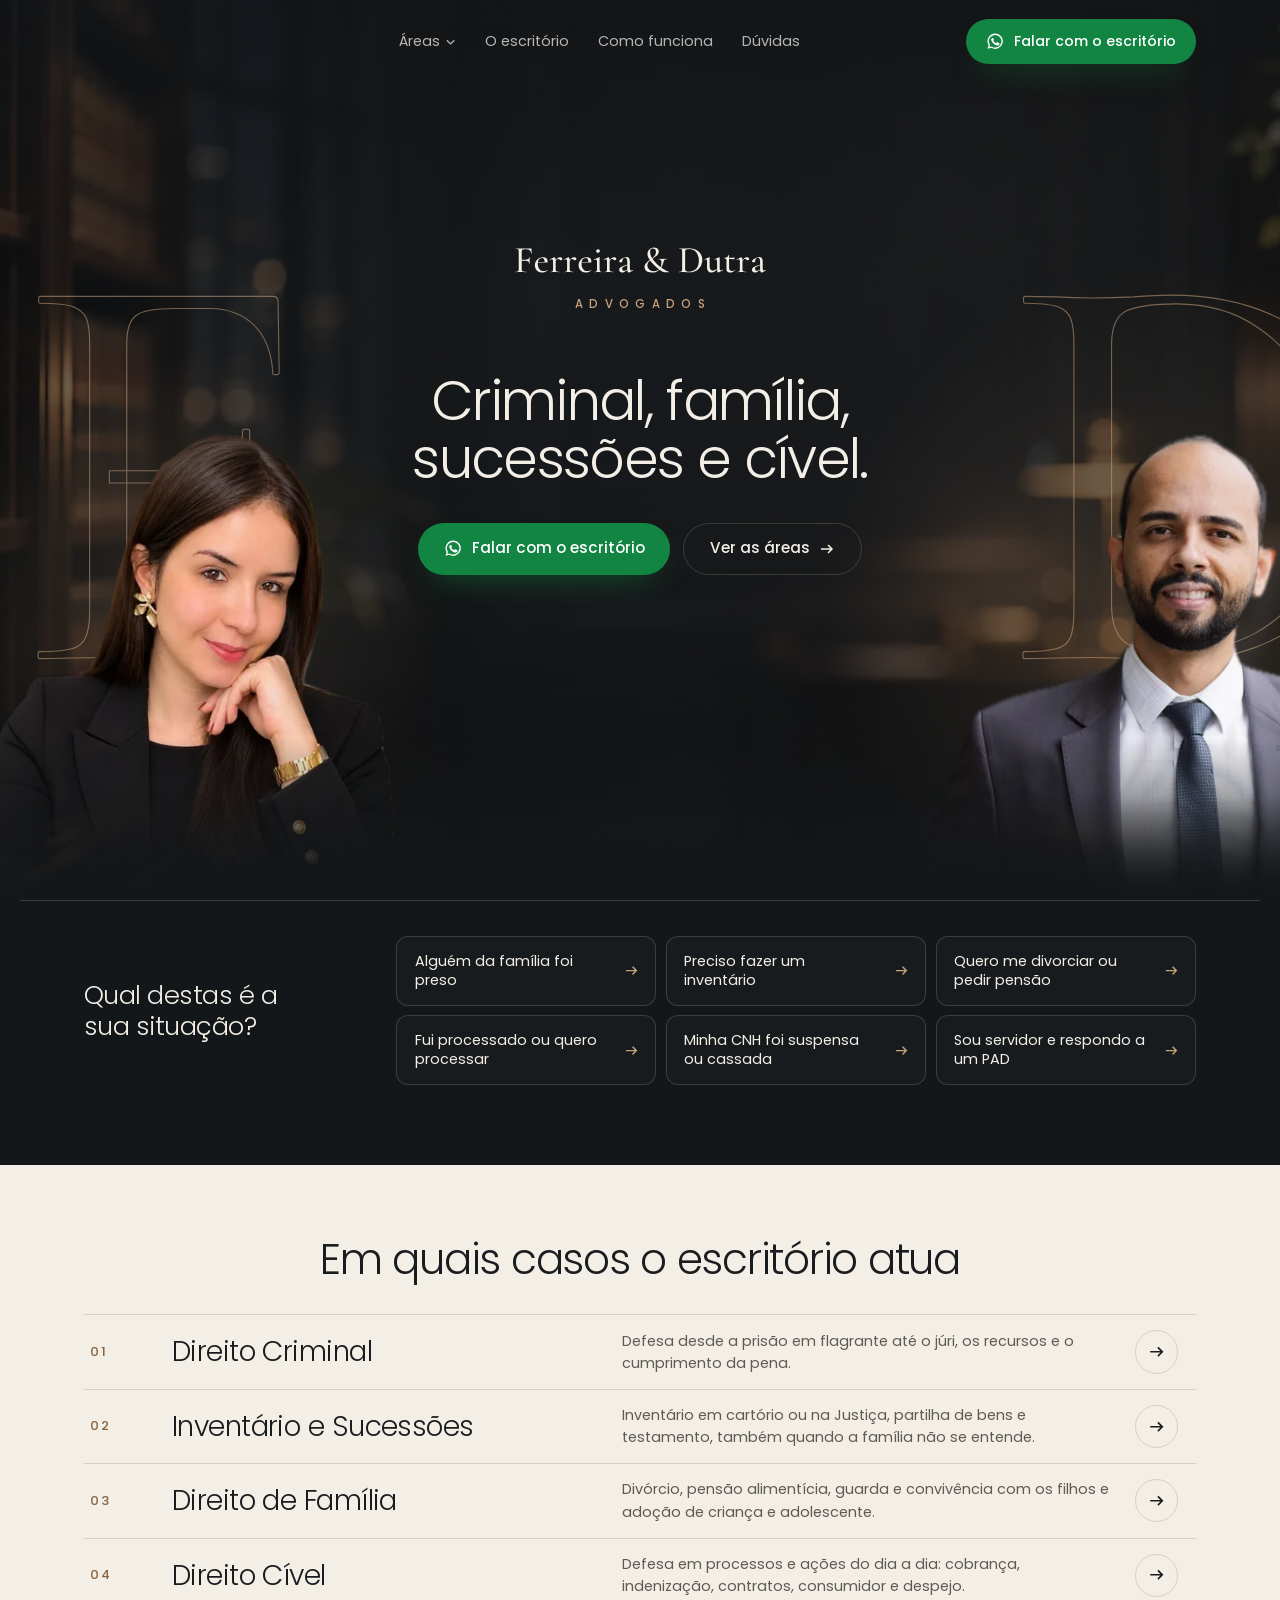
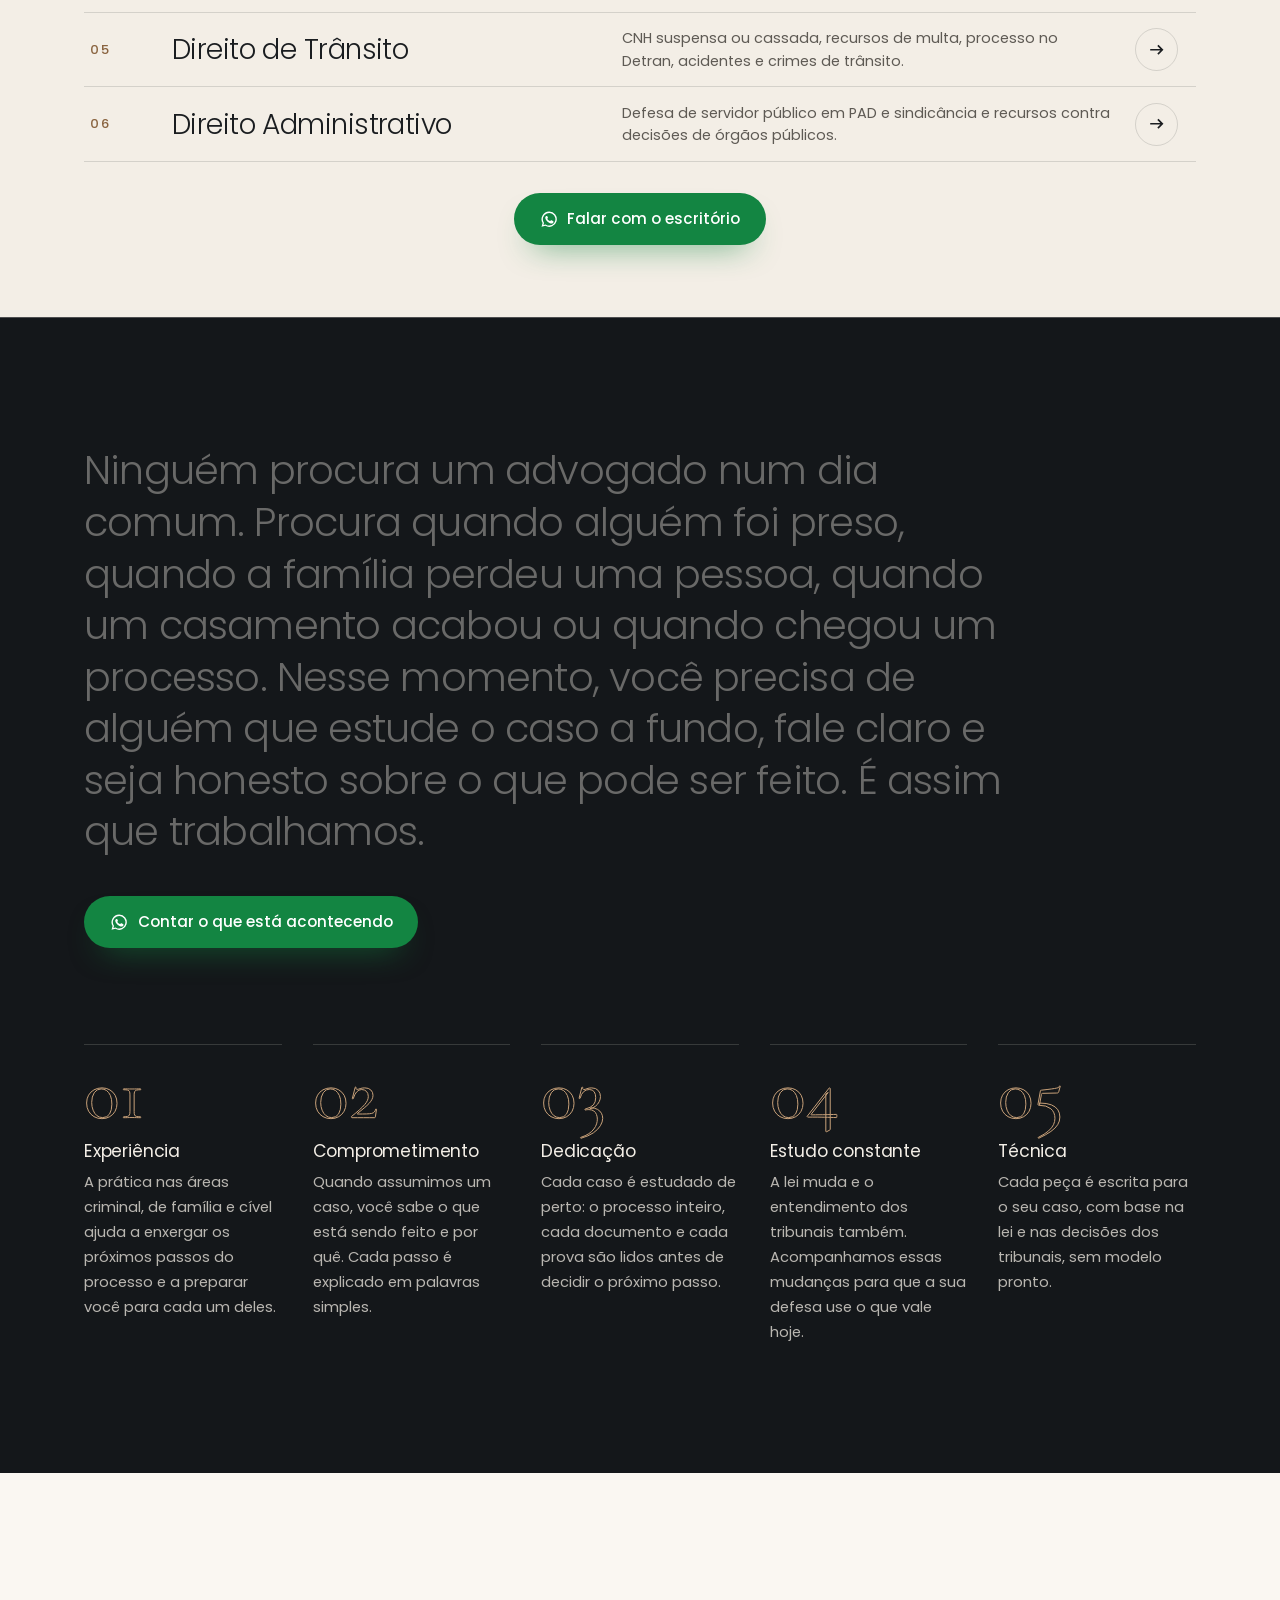
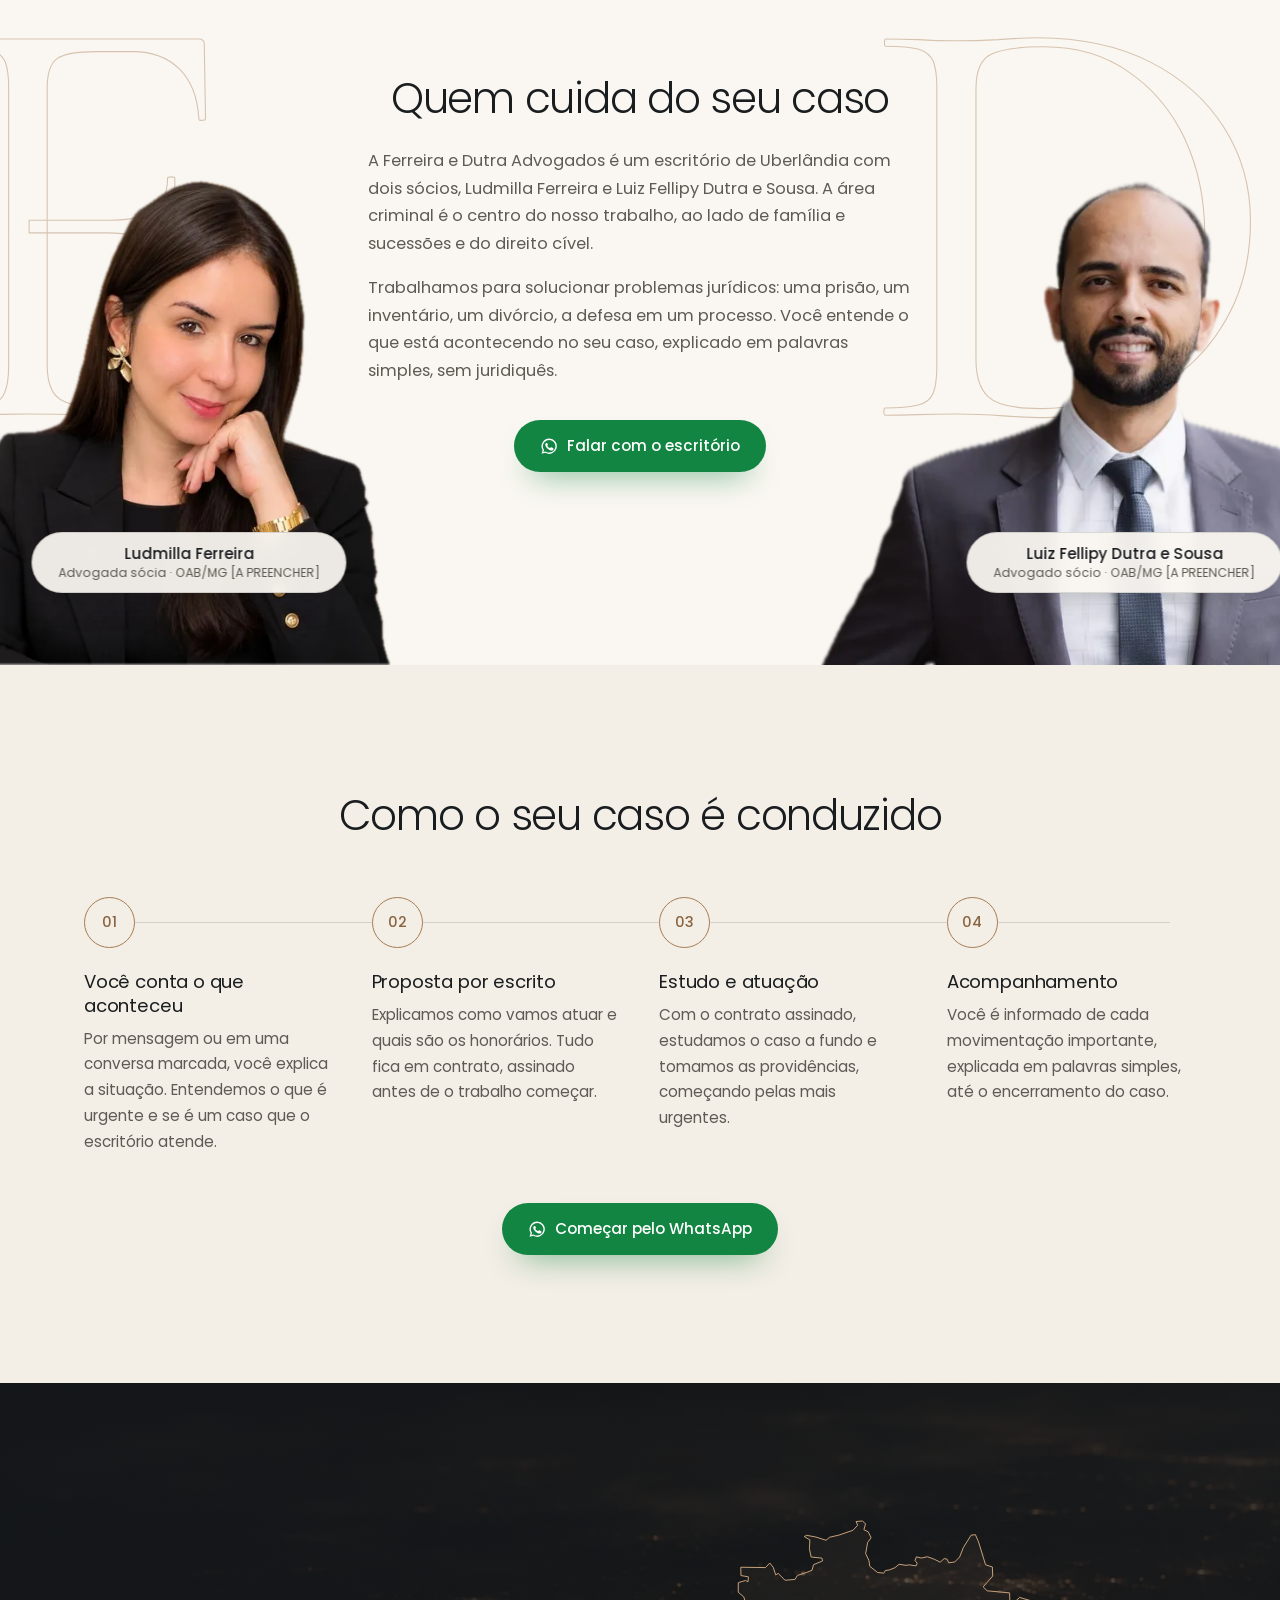
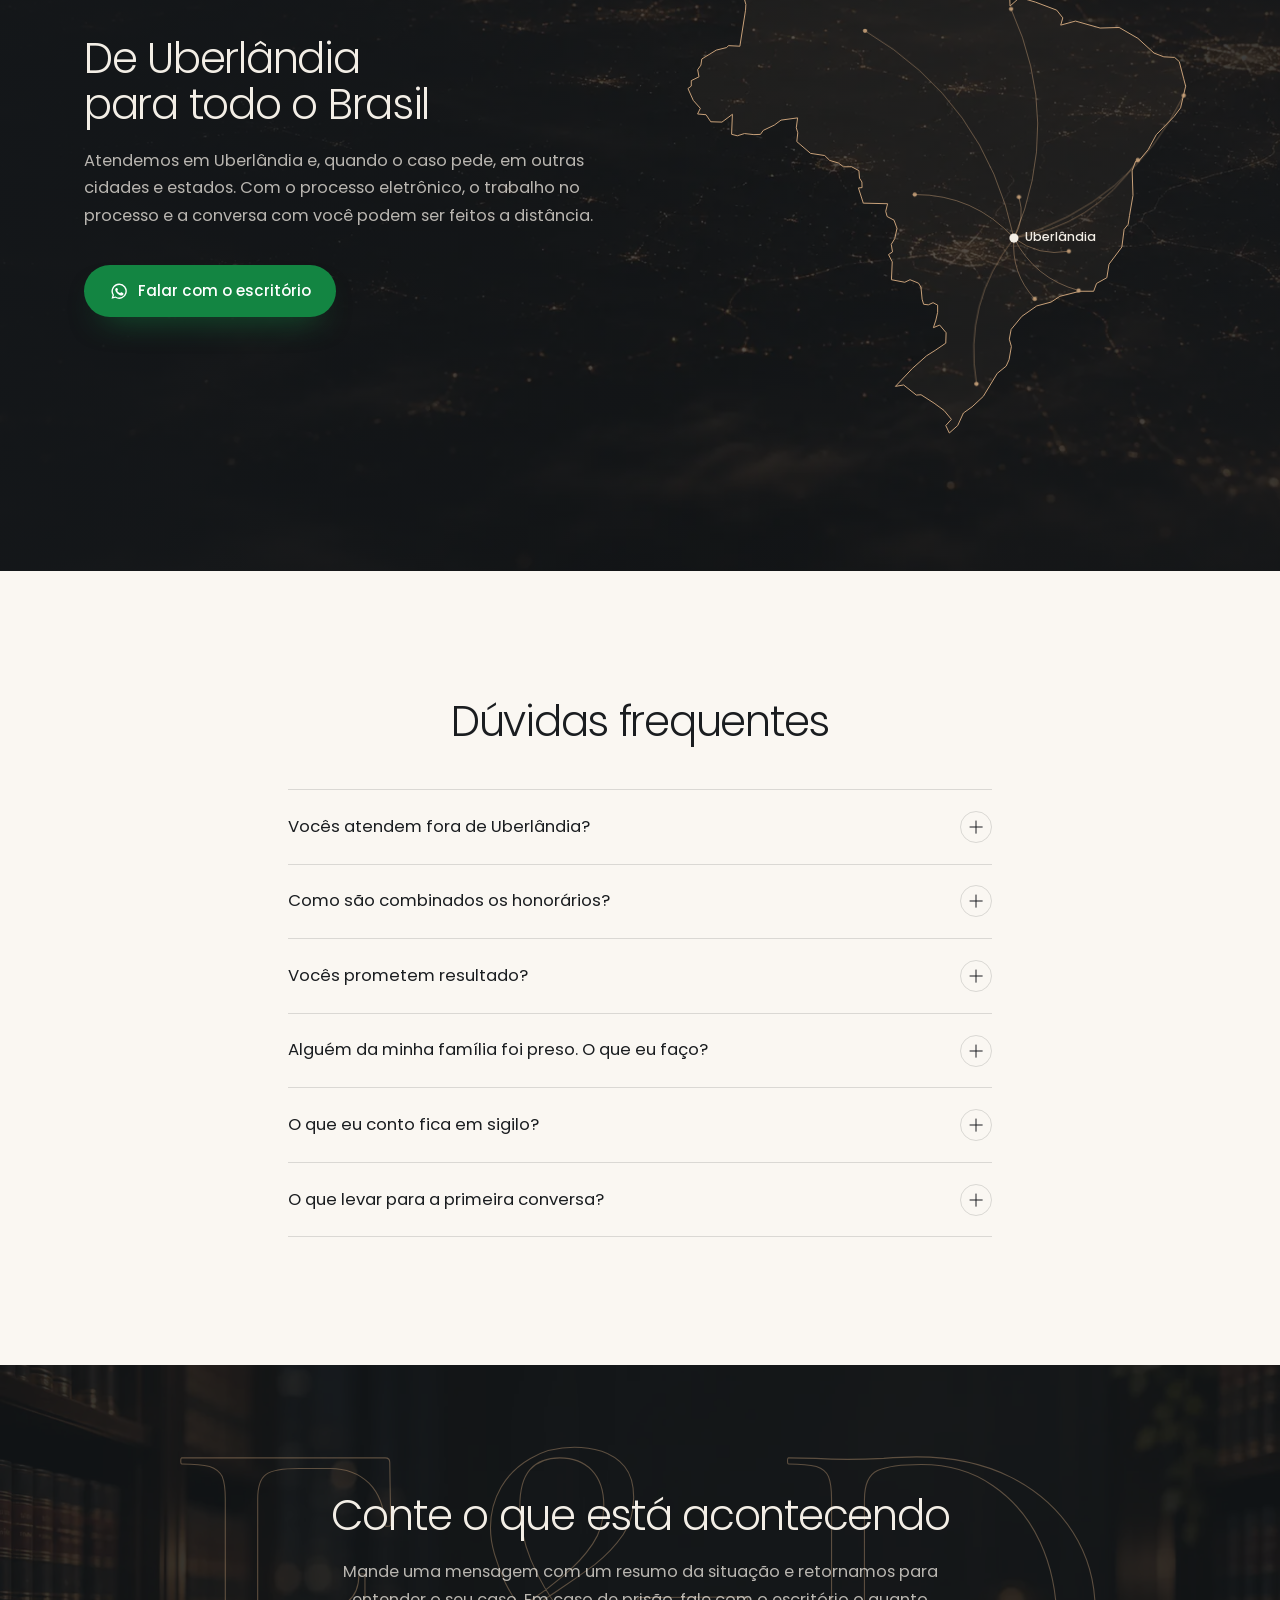
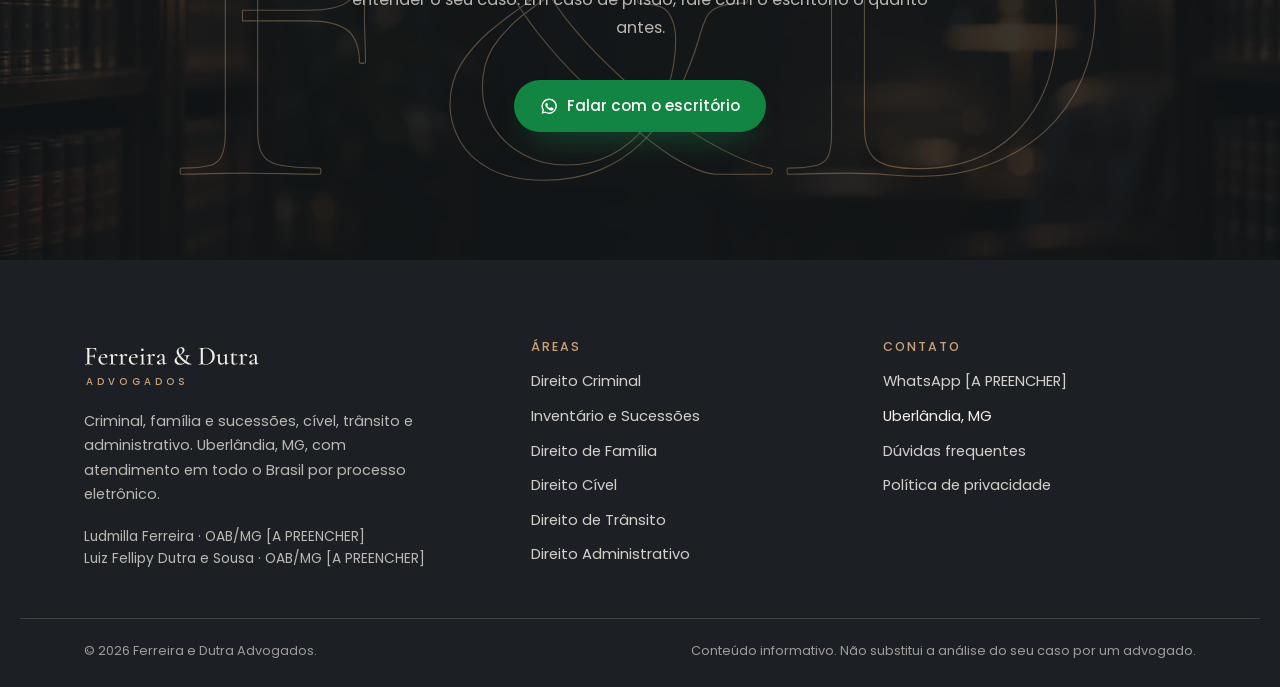
<file: index.html>
<!doctype html>
<html lang="pt-BR">
<head>
<meta charset="utf-8">
<meta name="viewport" content="width=device-width,initial-scale=1,viewport-fit=cover">
<title>Ferreira e Dutra Advogados | Advocacia criminal, família, sucessões e cível em Uberlândia</title>
<meta name="description" content="Ferreira e Dutra Advogados, em Uberlândia: direito criminal, família e sucessões, cível, trânsito e administrativo. Atendimento em todo o Brasil por processo eletrônico.">
<meta name="robots" content="noindex,nofollow">
<link rel="canonical" href="https://ferreiradutra.vercel.app/">
<meta name="theme-color" content="#14171A">
<meta property="og:type" content="website"><meta property="og:locale" content="pt_BR"><meta property="og:site_name" content="Ferreira e Dutra Advogados">
<meta property="og:title" content="Ferreira e Dutra Advogados | Advocacia criminal, família, sucessões e cível em Uberlândia"><meta property="og:description" content="Ferreira e Dutra Advogados, em Uberlândia: direito criminal, família e sucessões, cível, trânsito e administrativo. Atendimento em todo o Brasil por processo eletrônico."><meta property="og:url" content="https://ferreiradutra.vercel.app/">
<meta property="og:image" content="https://ferreiradutra.vercel.app/assets/img/og-v1.jpg"><meta name="twitter:card" content="summary_large_image">
<link rel="icon" href="/assets/img/favicon-v1.svg" type="image/svg+xml"><link rel="icon" href="/assets/img/favicon-v1.png" type="image/png" sizes="64x64"><link rel="apple-touch-icon" href="/assets/img/apple-touch-icon.png">
<link rel="preload" href="/assets/fonts/poppins-300.woff2" as="font" type="font/woff2" crossorigin>
<link rel="preload" href="/assets/fonts/poppins-500.woff2" as="font" type="font/woff2" crossorigin>
<link rel="preload" as="image" imagesrcset="/assets/img/fotos/luiz-recorte-560.webp 444w, /assets/img/fotos/luiz-recorte-900.webp 714w" imagesizes="(max-width:1060px) 82vw, 44vw" fetchpriority="high">
<script>document.documentElement.classList.add('js')</script>
<style>@font-face{font-family:"Poppins";src:url(/assets/fonts/poppins-300.woff2) format("woff2");font-weight:300;font-display:swap}@font-face{font-family:"Poppins";src:url(/assets/fonts/poppins-400.woff2) format("woff2");font-weight:400;font-display:swap}@font-face{font-family:"Poppins";src:url(/assets/fonts/poppins-500.woff2) format("woff2");font-weight:500;font-display:swap}@font-face{font-family:"Sans Reserva";src:local("Arial");size-adjust:112.5%}:root{--grafite:#14171A;--grafite-2:#1C2024;--grafite-3:#272C31;--areia:#F3EEE6;--areia-2:#E9E1D4;--papel:#FAF7F2;--verde:#138542;--bronze:#8A6440;--bronze-2:#A67C52;--bronze-cl:#C9A27A;--tinta:#1A1D20;--muted:#5E5A54;--claro-2:rgba(243,238,230,.74);--linha:rgba(26,29,32,.14);--linha-c:rgba(243,238,230,.16);--r:18px;--maxw:1240px;--gutter:clamp(1.25rem,5vw,4rem);--sec:clamp(5rem,10vw,8.5rem);--t-hero:clamp(2.7rem,4.7vw,4.5rem);--t-h2:clamp(2rem,3.3vw,3.05rem);--ease:cubic-bezier(.22,.8,.2,1)}*,*::before,*::after{box-sizing:border-box}html{-webkit-text-size-adjust:100%;scroll-behavior:smooth;scroll-padding-top:5.5rem}body{margin:0;font:400 1.02rem/1.7 "Poppins","Sans Reserva",system-ui,sans-serif;color:var(--tinta);background:var(--papel);-webkit-font-smoothing:antialiased;overflow-x:clip}img,svg{display:block;max-width:100%}a{color:inherit;text-decoration:none}button{font:inherit;color:inherit;background:none;border:0;cursor:pointer;padding:0}h1,h2,h3,p,ul,ol,dl,dd,figure{margin:0}h1,h2{font-weight:300;line-height:1.08;letter-spacing:-.03em;text-wrap:balance}h3{font-weight:400;line-height:1.3;letter-spacing:-.01em}.wrap{width:100%;max-width:var(--maxw);margin-inline:auto;padding-inline:var(--gutter)}.sec{padding-block:var(--sec)}.escuro{background:var(--grafite);color:var(--areia)}.areia{background:var(--areia)}:focus-visible{outline:2px solid var(--bronze-2);outline-offset:3px;border-radius:6px}::selection{background:var(--bronze-cl);color:var(--grafite)}.so-leitor{position:absolute;width:1px;height:1px;overflow:hidden;clip:rect(0 0 0 0);white-space:nowrap}.ctas{display:flex;flex-wrap:wrap;gap:.8rem;align-items:center}.btn{position:relative;display:inline-flex;align-items:center;justify-content:center;gap:.6rem;min-height:3.25rem;padding:.85rem 1.6rem;border-radius:999px;font-weight:500;font-size:.95rem;line-height:1.2;white-space:nowrap;overflow:hidden;isolation:isolate;transition:transform .35s var(--ease),background-color .3s,color .3s,border-color .3s}.btn svg{width:1.15rem;height:1.15rem;flex:none}.btn--pri{background:var(--verde);color:#fff;box-shadow:0 16px 32px -18px rgba(19,133,66,.85)}.btn--pri::after{content:"";position:absolute;inset:0;z-index:-1;background:linear-gradient(110deg,transparent 30%,rgba(255,255,255,.28) 50%,transparent 70%);transform:translateX(-120%);transition:transform .9s var(--ease)}.btn--pri:hover{transform:translateY(-2px);background:#0F6F37}.btn--pri:hover::after{transform:translateX(120%)}.btn--linha{border:1px solid var(--linha);color:var(--tinta)}.btn--linha:hover{border-color:var(--tinta)}.escuro .btn--linha,.capa .btn--linha{border-color:var(--linha-c);color:var(--areia)}.escuro .btn--linha:hover,.capa .btn--linha:hover{border-color:var(--areia)}.btn--linha svg{width:1rem;height:1rem;transition:transform .35s var(--ease)}.btn--linha:hover svg{transform:translateX(3px)}.top{position:fixed;inset:0 0 auto;z-index:40;color:var(--areia);transition:background-color .4s,box-shadow .4s,backdrop-filter .4s}.top.solid{background:rgba(20,23,26,.86);backdrop-filter:blur(14px);-webkit-backdrop-filter:blur(14px);box-shadow:0 1px 0 var(--linha-c)}.top__in{display:flex;align-items:center;gap:2rem;height:5.2rem}.marca{display:flex;flex-direction:column;align-items:flex-start;gap:.15rem;flex:none}.marca__nome{height:1.7rem;width:auto;fill:currentColor}.marca span{font-size:.62rem;font-weight:500;letter-spacing:.42em;text-transform:uppercase;color:var(--bronze-cl);padding-left:.12rem}.nav{display:flex;align-items:center;gap:1.8rem;margin-inline:auto;font-size:.9rem;color:var(--claro-2)}.nav>a,.nav__bt{transition:color .3s}.nav>a:hover,.nav__bt:hover{color:var(--areia)}.nav__areas{position:relative}.nav__bt{display:inline-flex;align-items:center;gap:.35rem;color:var(--claro-2)}.nav__bt svg{width:.7rem;height:.7rem;transition:transform .3s}.nav__menu{position:absolute;left:50%;top:calc(100% + .9rem);width:17rem;padding:.6rem;border-radius:14px;background:var(--grafite-2);box-shadow:0 30px 60px -20px rgba(0,0,0,.6),0 0 0 1px var(--linha-c);opacity:0;visibility:hidden;transform:translate(-50%,-6px);transition:opacity .25s,transform .25s var(--ease),visibility .25s}.nav__menu::before{content:"";position:absolute;inset:-1rem 0 auto;height:1rem}.nav__areas:hover .nav__menu,.nav__areas:focus-within .nav__menu,.nav__areas.aberto .nav__menu{opacity:1;visibility:visible;transform:translate(-50%,0)}.nav__areas:hover .nav__bt svg,.nav__areas.aberto .nav__bt svg{transform:rotate(180deg)}.nav__menu a{display:flex;justify-content:space-between;align-items:center;padding:.65rem .8rem;border-radius:9px;color:var(--areia);transition:background-color .2s}.nav__menu a:hover,.nav__menu a[aria-current]{background:var(--grafite-3)}.nav__menu a i{font-style:normal;font-size:.75rem;color:var(--bronze-cl)}.top .btn{min-height:2.8rem;padding:.65rem 1.25rem;font-size:.88rem}.menu-bt{display:none;width:2.9rem;height:2.9rem;border-radius:50%;border:1px solid var(--linha-c);place-items:center;margin-left:auto}.menu-bt i{display:block;width:1.1rem;height:1px;background:currentColor;box-shadow:0 -5px 0 currentColor,0 5px 0 currentColor;transition:box-shadow .3s,transform .3s}.menu{position:fixed;inset:0;z-index:39;background:var(--grafite);color:var(--areia);padding:6.5rem var(--gutter) 2rem;display:flex;flex-direction:column;gap:2rem;overflow-y:auto;opacity:0;visibility:hidden;transition:opacity .35s,visibility .35s}.menu.aberto{opacity:1;visibility:visible}.menu nav{display:flex;flex-direction:column}.menu nav a{display:flex;justify-content:space-between;align-items:baseline;padding:.95rem 0;border-bottom:1px solid var(--linha-c);font-size:1.35rem;font-weight:300}.menu nav a i{font-style:normal;font-size:.8rem;color:var(--bronze-cl)}.menu__extra{display:flex;flex-direction:column;gap:.4rem;font-size:.95rem;color:var(--claro-2)}.menu-aberto .menu-bt i{box-shadow:none;transform:rotate(45deg)}.menu-aberto .menu-bt i::after{content:"";display:block;width:100%;height:1px;background:currentColor;transform:rotate(90deg)}.capa{position:relative;min-height:100svh;display:flex;align-items:center;overflow:hidden;isolation:isolate;text-align:center;background:radial-gradient(70% 60% at 50% 38%,#2B3035 0%,var(--grafite) 70%);color:var(--areia)}.capa::after{content:"";position:absolute;inset:auto 0 0;height:18%;z-index:1;background:linear-gradient(0deg,var(--grafite) 0%,rgba(20,23,26,0));pointer-events:none}.capa__fundo{position:absolute;inset:0;z-index:-1}.capa__fundo img{width:100%;height:100%;object-fit:cover;opacity:.62}.capa__fundo::after{content:"";position:absolute;inset:0;background:radial-gradient(52% 58% at 50% 42%,rgba(20,23,26,.72) 0%,rgba(20,23,26,.38) 100%),linear-gradient(180deg,rgba(20,23,26,.55) 0%,rgba(20,23,26,0) 30%)}.capa__palco{position:absolute;inset:0;z-index:0}.lado{position:absolute;bottom:0;height:min(52svh,32rem);display:flex;align-items:flex-end}.lado--l{right:calc(50% + 14.5rem)}.lado--r{left:calc(50% + 14.5rem)}.lado__foto{position:relative;z-index:2;height:100%;width:auto;max-width:none;-webkit-mask-image:linear-gradient(0deg,transparent 0,#000 22%);mask-image:linear-gradient(0deg,transparent 0,#000 22%)}.lado__luz{position:absolute;z-index:1;left:50%;top:38%;width:115%;aspect-ratio:1;transform:translate(-50%,-50%);border-radius:50%;background:radial-gradient(closest-side,rgba(201,162,122,.17),rgba(201,162,122,0))}.letra{position:absolute;z-index:0;height:150%;width:auto;top:-66%;overflow:visible}.lado--l .letra{left:50%;transform:translateX(-58%)}.lado--r .letra{left:50%;transform:translateX(-42%)}.letra path{fill:none;stroke:var(--bronze-cl);stroke-width:1.1px;vector-effect:non-scaling-stroke;opacity:.55;stroke-dasharray:1;stroke-dashoffset:1;animation:traco 3.4s var(--ease) .2s forwards}.lado--r .letra path{animation-delay:.5s}@keyframes traco{to{stroke-dashoffset:0}}.capa__txt{position:relative;z-index:3;max-width:calc(40rem + 2 * var(--gutter));margin-inline:auto;padding-block:6.5rem 12rem}.capa__marca{display:flex;flex-direction:column;align-items:center;gap:.7rem;margin-bottom:3.6rem}.capa__nome{height:clamp(2.3rem,3.6vw,3.3rem);width:auto;fill:var(--areia)}.capa__marca span{text-transform:uppercase;font-size:.72rem;font-weight:500;letter-spacing:.55em;padding-left:.55em;color:var(--bronze-cl)}.capa h1{font-size:clamp(2.6rem,4.3vw,4.3rem);line-height:1.05}.capa__txt>p{margin:1.3rem auto 0;font-size:clamp(1.02rem,1.2vw,1.14rem);color:var(--claro-2);max-width:30rem}.capa .ctas{margin-top:2.2rem;justify-content:center}.capa--area{min-height:94svh}.capa--area .capa__txt{max-width:calc(42rem + 2 * var(--gutter));padding-top:9rem}.capa--area h1{font-size:clamp(2.2rem,3.4vw,3.1rem)}.home .top:not(.solid) .marca{opacity:0;pointer-events:none}.top .marca{transition:opacity .4s}.seletor{background:var(--grafite);color:var(--areia);padding-block:0 clamp(3.5rem,7vw,5rem)}.seletor__in{display:grid;grid-template-columns:minmax(0,.7fr) minmax(0,2fr);gap:2rem;align-items:center;padding-top:2.2rem;border-top:1px solid var(--linha-c)}.seletor__h{font-size:clamp(1.3rem,2vw,1.7rem);font-weight:300;letter-spacing:-.02em;line-height:1.2}.seletor__grade{display:grid;grid-template-columns:repeat(3,1fr);gap:.6rem}.seletor a{display:flex;align-items:center;justify-content:space-between;gap:.8rem;padding:.9rem 1rem .9rem 1.1rem;border-radius:12px;border:1px solid var(--linha-c);font-size:.9rem;line-height:1.35;text-align:left;background:rgba(255,255,255,.02);transition:border-color .3s,background-color .3s}.seletor a svg{width:.95rem;height:.95rem;flex:none;color:var(--bronze-cl);transition:transform .35s var(--ease)}.seletor a:hover{border-color:var(--bronze-cl);background:rgba(201,162,122,.08)}.seletor a:hover svg{transform:translateX(3px)}.com-fundo,.final{position:relative;isolation:isolate;overflow:hidden}.sec__fundo{position:absolute;inset:0;z-index:-2}.sec__fundo img{width:100%;height:100%;object-fit:cover}.sec__fundo::after{content:"";position:absolute;inset:0;background:rgba(20,23,26,.8)}.manifesto-sec{clip-path:inset(0)}.sec__fundo--fixo{position:fixed}.manifesto-sec .sec__fundo::after{background:linear-gradient(180deg,rgba(20,23,26,.86) 0%,rgba(20,23,26,.7) 45%,rgba(20,23,26,.9) 100%)}.alcance-sec .sec__fundo::after{background:linear-gradient(90deg,rgba(20,23,26,.94) 0%,rgba(20,23,26,.7) 55%,rgba(20,23,26,.82) 100%)}.final .sec__fundo::after{background:rgba(20,23,26,.84)}.letreiro{position:absolute;overflow:visible;pointer-events:none}.letreiro path{fill:none;stroke:var(--bronze-cl);stroke-width:1.1px;vector-effect:non-scaling-stroke;opacity:.4;stroke-dasharray:1;stroke-dashoffset:1}.indice-cab{display:flex;justify-content:space-between;align-items:end;gap:2rem;margin-bottom:clamp(2.4rem,5vw,3.6rem)}.indice-cab h2{font-size:var(--t-h2);max-width:34rem}.indice{margin:0;padding:0;list-style:none;border-top:1px solid var(--linha)}.indice a{position:relative;display:grid;grid-template-columns:3.6rem minmax(0,1fr) minmax(0,1.15fr) 3.4rem;align-items:center;gap:1.5rem;padding:1.7rem .4rem;border-bottom:1px solid var(--linha);isolation:isolate}.indice a::before{content:"";position:absolute;inset:0;z-index:-1;background:var(--grafite);transform:scaleY(0);transform-origin:bottom;transition:transform .55s var(--ease)}.indice__n{font-size:.82rem;font-weight:500;letter-spacing:.12em;color:var(--bronze);transition:color .4s}.indice__nome{font-size:clamp(1.6rem,2.7vw,2.4rem);font-weight:300;letter-spacing:-.02em;line-height:1.1;transition:color .4s,transform .55s var(--ease)}.indice__txt{color:var(--muted);font-size:.96rem;transition:color .4s}.indice__seta{width:3.2rem;height:3.2rem;border-radius:50%;border:1px solid var(--linha);display:grid;place-items:center;transition:border-color .4s,background-color .4s,color .4s,transform .55s var(--ease)}.indice__seta svg{width:1.1rem;height:1.1rem}.indice a:hover::before,.indice a:focus-visible::before{transform:scaleY(1);transform-origin:top}.indice a:hover .indice__nome{color:var(--areia);transform:translateX(.6rem)}.indice a:hover .indice__txt{color:var(--claro-2)}.indice a:hover .indice__n{color:var(--bronze-cl)}.indice a:hover .indice__seta{border-color:var(--bronze-cl);background:var(--bronze-cl);color:var(--grafite);transform:rotate(-45deg)}.manifesto{font-size:clamp(1.6rem,3.1vw,2.75rem);font-weight:300;line-height:1.3;letter-spacing:-.02em;max-width:58rem}.manifesto span{opacity:.38;transition:opacity .45s}.manifesto span.on{opacity:1}.manifesto-sec .ctas{margin-top:2.4rem}.difs{display:grid;grid-template-columns:repeat(5,1fr);gap:clamp(1rem,2.4vw,2rem);margin:clamp(4rem,8vw,6rem) 0 0;padding:0;list-style:none}.dif{padding-top:1.4rem;border-top:1px solid var(--linha-c)}.dif svg{height:3.2rem;width:auto;margin-bottom:1.3rem;overflow:visible}.dif svg path{fill:none;stroke:var(--bronze-cl);stroke-width:1px;vector-effect:non-scaling-stroke;stroke-dasharray:1;stroke-dashoffset:1}.dif.in svg path{animation:traco 2.2s var(--ease) forwards}.dif h3{font-size:1.08rem;color:var(--areia)}.dif p{margin-top:.5rem;font-size:.92rem;color:var(--claro-2)}.equipe{position:relative;overflow:hidden;isolation:isolate;min-height:min(88svh,50rem);display:flex;align-items:center;background:var(--papel);padding-block:clamp(4.5rem,9svh,6rem) clamp(3.5rem,8svh,5.5rem)}.equipe__txt{position:relative;z-index:2;text-align:center;max-width:calc(36rem + 2 * var(--gutter))}.equipe h2{font-size:var(--t-h2);white-space:nowrap}.equipe__p{text-align:left;max-width:34rem;margin:1.6rem auto 0;color:var(--muted)}.equipe__p p+p{margin-top:1rem}.equipe .ctas{justify-content:center;margin-top:2.2rem}.equipe__palco{position:absolute;inset:0;z-index:1;pointer-events:none}.eq{position:absolute;bottom:0;margin:0;height:min(54svh,31rem);display:flex;align-items:flex-end}.eq--l{right:calc(50% + 15.5rem)}.eq--r{left:calc(50% + 10rem)}.eq--r .letra{left:4rem}.eq__foto{position:relative;z-index:1;height:100%;width:auto;max-width:none}.eq .letra path{stroke:var(--bronze-2);opacity:.42;animation:none}.equipe.in .eq .letra path{animation:traco 3.2s var(--ease) .2s forwards}.eq__nome{position:absolute;z-index:2;left:50%;bottom:clamp(3.2rem,8svh,4.6rem);transform:translateX(-50%);display:flex;flex-direction:column;align-items:center;padding:.7rem 1.6rem;border-radius:999px;background:rgba(250,247,242,.94);border:1px solid var(--linha);box-shadow:0 18px 36px -20px rgba(26,29,32,.45);-webkit-backdrop-filter:blur(8px);backdrop-filter:blur(8px);text-align:center;white-space:nowrap;line-height:1.35}.eq__nome b{font-weight:500;font-size:.95rem;color:var(--tinta)}.eq__nome span{font-size:.76rem;color:var(--muted)}.eq--l .eq__nome{left:56%}.eq--r .eq__nome{left:52%}.cab-centro{font-size:var(--t-h2);text-align:center;margin:0 auto clamp(2.4rem,5vw,3.6rem)}.fim-centro{justify-content:center;margin-top:clamp(2.2rem,4vw,3rem)}@media (min-width:861px){.cab-centro{white-space:nowrap}}.areas-sec{padding-block:clamp(3.5rem,8svh,5.5rem)}.areas-sec .cab-centro{margin-bottom:clamp(1.6rem,3.5svh,2.4rem)}.areas-sec .indice a{padding:clamp(.7rem,1.6svh,1.05rem) .4rem}.areas-sec .indice__nome{font-size:clamp(1.4rem,2.2vw,1.95rem)}.areas-sec .indice__txt{font-size:.9rem;line-height:1.55}.areas-sec .indice__seta{width:2.7rem;height:2.7rem}.areas-sec .fim-centro{margin-top:clamp(1.6rem,3.5svh,2.4rem)}.passos-cab{display:flex;justify-content:space-between;align-items:end;gap:2rem;margin-bottom:clamp(2.8rem,6vw,4rem)}.passos-cab h2{font-size:var(--t-h2);max-width:32rem}.passos{position:relative;display:grid;grid-template-columns:repeat(4,1fr);gap:clamp(1.2rem,3vw,2.4rem);margin:0;padding:0;list-style:none}.passos::before,.passos__linha{content:"";position:absolute;left:1.6rem;right:1.6rem;top:1.6rem;height:1px;background:var(--linha)}.passos__linha{background:var(--bronze-2);transform:scaleX(var(--p,0));transform-origin:left;transition:transform .15s linear}.escuro .passos::before{background:var(--linha-c)}.escuro .passos__linha{background:var(--bronze-cl)}.passo b{position:relative;display:grid;place-items:center;width:3.2rem;height:3.2rem;border-radius:50%;background:var(--papel);border:1px solid var(--bronze-2);color:var(--bronze);font-weight:500;font-size:.9rem;margin-bottom:1.4rem}.areia .passo b{background:var(--areia)}.escuro .passo b{background:var(--grafite);border-color:var(--bronze-cl);color:var(--bronze-cl)}.passo h3{font-size:1.14rem}.passo p{margin-top:.5rem;color:var(--muted);font-size:.95rem}.escuro .passo p{color:var(--claro-2)}.alcance{display:grid;grid-template-columns:minmax(0,1fr) minmax(0,1fr);gap:clamp(2rem,6vw,5rem);align-items:center}.alcance h2{font-size:var(--t-h2)}.alcance p{margin-top:1.2rem;color:var(--claro-2)}.alcance .ctas{margin-top:2.2rem}.mapa{width:100%;max-width:34rem;margin-inline:auto;overflow:visible}.mapa__pais{fill:rgba(201,162,122,.05);stroke:var(--bronze-cl);stroke-width:1.2;stroke-linejoin:round;stroke-dasharray:1;stroke-dashoffset:1}.mapa__arco{fill:none;stroke:var(--bronze-cl);stroke-width:1;opacity:.55;stroke-dasharray:1;stroke-dashoffset:1}.mapa__cap{fill:var(--bronze-cl);opacity:0}.mapa__udi{fill:var(--areia)}.mapa__onda{fill:none;stroke:var(--areia);stroke-width:1;transform-box:fill-box;transform-origin:center;opacity:0}.mapa__nome{font:500 15px "Poppins","Sans Reserva",sans-serif;fill:var(--areia)}.mapa.ver .mapa__pais{animation:traco 2.6s var(--ease) forwards}.mapa.ver .mapa__arco{animation:traco 1.4s var(--ease) var(--d) forwards}.mapa.ver .mapa__cap{animation:aparece .5s var(--ease) var(--d) forwards}.mapa.ver .mapa__onda{animation:onda 2.8s ease-out 1s infinite}.mapa.ver .mapa__onda--2{animation-delay:2.4s}@keyframes aparece{to{opacity:.9}}@keyframes onda{0%{opacity:.7;transform:scale(1)}100%{opacity:0;transform:scale(4.2)}}.sit{display:grid;grid-template-columns:minmax(0,.8fr) minmax(0,1.2fr);gap:clamp(2rem,6vw,5rem);align-items:start}.sit__cab{position:sticky;top:7.5rem;display:flex;flex-direction:column;align-items:flex-start;gap:1.8rem}.sit__cab h2{font-size:var(--t-h2)}.cartoes{display:flex;flex-direction:column;gap:1.1rem;margin:0;padding:0;list-style:none}.cartao{position:sticky;top:calc(7.5rem + var(--i) * .9rem);display:grid;grid-template-columns:auto 1fr;gap:.4rem 1.5rem;padding:clamp(1.5rem,3vw,2.2rem);border-radius:var(--r);background:var(--papel);border:1px solid var(--linha);box-shadow:0 -16px 40px -30px rgba(26,29,32,.35)}.cartao svg{grid-row:span 2;height:2.6rem;width:auto;overflow:visible}.cartao svg path{fill:none;stroke:var(--bronze-2);stroke-width:1px;vector-effect:non-scaling-stroke}.cartao h3{font-size:clamp(1.1rem,1.6vw,1.3rem);align-self:end}.cartao p{color:var(--muted);font-size:.96rem}.docs{display:grid;grid-template-columns:minmax(0,.8fr) minmax(0,1.2fr);gap:clamp(2rem,6vw,5rem);align-items:start}.docs h2{font-size:var(--t-h2)}.docs .ctas{margin-top:2rem}.docs__lista{display:grid;grid-template-columns:1fr 1fr;column-gap:2rem;margin:0;padding:0;list-style:none;border-top:1px solid var(--linha);counter-reset:d}.docs__lista li{display:grid;grid-template-columns:2.4rem 1fr;padding:1.05rem 0;border-bottom:1px solid var(--linha);counter-increment:d;font-size:.98rem}.docs__lista li::before{content:counter(d,decimal-leading-zero);font-size:.78rem;font-weight:500;letter-spacing:.1em;color:var(--bronze);padding-top:.2rem}.faq{max-width:52rem;margin-inline:auto}.faq .cab-centro{margin-bottom:clamp(1.8rem,4vw,2.8rem)}.faq__item{border-bottom:1px solid var(--linha)}.faq__item:first-child{border-top:1px solid var(--linha)}.faq__item summary{display:flex;justify-content:space-between;align-items:center;gap:1rem;padding:1.3rem 0;cursor:pointer;list-style:none;font-size:1.04rem}.faq__item summary::-webkit-details-marker{display:none}.faq__item summary i{position:relative;flex:none;width:2rem;height:2rem;border-radius:50%;border:1px solid var(--linha);transition:transform .4s var(--ease),background-color .3s,border-color .3s}.faq__item summary i::before,.faq__item summary i::after{content:"";position:absolute;left:50%;top:50%;width:.8rem;height:1px;background:currentColor;transform:translate(-50%,-50%)}.faq__item summary i::after{transform:translate(-50%,-50%) rotate(90deg)}.faq__item[open] summary i{transform:rotate(45deg);background:var(--bronze);border-color:var(--bronze);color:#fff}.faq__item p{padding:0 3rem 1.4rem 0;color:var(--muted)}.final{position:relative;overflow:hidden;isolation:isolate;text-align:center}.final .letreiro{left:50%;top:50%;width:min(92vw,60rem);height:auto;transform:translate(-50%,-50%);z-index:-1}.final.in .letreiro path{animation:traco 3.2s var(--ease) forwards}.final h2{font-size:var(--t-h2);max-width:44rem;margin-inline:auto}.final p{margin:1.2rem auto 0;max-width:38rem;color:var(--claro-2)}.final .ctas{justify-content:center;margin-top:2.4rem}.outras{margin-top:clamp(4rem,8vw,6rem);padding-top:2rem;border-top:1px solid var(--linha-c);text-align:left}.outras h2{font-size:1.15rem;font-weight:400;letter-spacing:0;margin:0 0 1.2rem;max-width:none}.outras__lista{display:grid;grid-template-columns:repeat(5,1fr);gap:.7rem}.outras__lista a{display:flex;justify-content:space-between;align-items:center;gap:.6rem;padding:1rem 1.1rem;border-radius:12px;border:1px solid var(--linha-c);font-size:.92rem;transition:border-color .3s,background-color .3s}.outras__lista a:hover{border-color:var(--bronze-cl);background:rgba(201,162,122,.08)}.outras__lista svg{width:.95rem;height:.95rem;color:var(--bronze-cl);flex:none}.rod{background:var(--grafite-2);color:var(--areia);padding-block:clamp(3.5rem,7vw,5rem) 1.6rem}.rod__in{display:grid;grid-template-columns:1.3fr 1fr 1fr;gap:2.5rem}.rod .marca__nome{height:2rem}.rod__marca p{margin-top:1.1rem;font-size:.9rem;color:var(--claro-2);max-width:22rem}.rod__marca ul{margin:1.2rem 0 0;padding:0;list-style:none;font-size:.86rem;color:var(--claro-2);line-height:1.6}.rod__col h2{font-size:.78rem;font-weight:500;letter-spacing:.16em;text-transform:uppercase;color:var(--bronze-cl);margin-bottom:1rem}.rod__col ul{margin:0;padding:0;list-style:none;display:flex;flex-direction:column;gap:.6rem;font-size:.92rem}.rod__col a{color:rgba(243,238,230,.85);transition:color .3s}.rod__col a:hover{color:var(--bronze-cl)}.rod__fim{margin-top:3rem;padding-top:1.3rem;border-top:1px solid var(--linha-c);font-size:.8rem;color:rgba(243,238,230,.6);display:flex;justify-content:space-between;gap:1rem;flex-wrap:wrap}.zap{position:fixed;right:1.1rem;bottom:1.1rem;z-index:50;display:grid;place-items:center;width:3.6rem;height:3.6rem;border-radius:50%;background:#1FAF5A;color:#fff;box-shadow:0 16px 34px -14px rgba(0,0,0,.45);transition:transform .35s var(--ease)}.zap svg{width:1.9rem;height:1.9rem}.zap:hover{transform:translateY(-2px)}.js .zap{opacity:0;transform:translateY(12px);pointer-events:none;transition:opacity .4s var(--ease),transform .4s var(--ease)}.js .zap.ver{opacity:1;transform:none;pointer-events:auto}.texto-pag{padding-top:9rem}.texto{max-width:46rem}.texto h1{font-size:var(--t-h2)}.texto h2{font-size:1.35rem;margin:2.2rem 0 .6rem;font-weight:400;letter-spacing:-.01em}.texto p{color:var(--muted)}.obrigado{min-height:100svh;display:grid;place-items:center;text-align:center;padding:2rem;background:var(--grafite);color:var(--areia)}.obrigado .marca__nome{height:2.2rem;margin:0 auto}.obrigado h1{margin-top:2rem;font-size:clamp(1.8rem,4vw,2.8rem)}.obrigado p{margin-top:.8rem;color:var(--claro-2)}.gira{width:2.6rem;height:2.6rem;margin:2rem auto;border-radius:50%;border:1.5px solid var(--linha-c);border-top-color:var(--bronze-cl);animation:gira 1s linear infinite}@keyframes gira{to{transform:rotate(360deg)}}.obrigado .ctas{justify-content:center}.js .rv{opacity:0;transform:translate3d(0,26px,0);transition:opacity .9s var(--ease),transform 1.1s var(--ease)}.js .rv.in{opacity:1;transform:none}.js .rv[data-d="1"]{transition-delay:.08s}.js .rv[data-d="2"]{transition-delay:.16s}.js .rv[data-d="3"]{transition-delay:.24s}.js .rv[data-d="4"]{transition-delay:.32s}@media (max-width:1060px){.nav,.top .btn{display:none}.menu-bt{display:grid}.difs{grid-template-columns:repeat(3,1fr);row-gap:2.6rem}.capa{flex-direction:column;align-items:stretch;min-height:0}.capa__txt{order:-1;padding-block:7rem 0;max-width:calc(34rem + 2 * var(--gutter))}.capa__palco{position:relative;inset:auto;height:min(64vw,25rem);margin-top:3.5rem}.lado{height:100%}.lado--l{right:46%}.lado--r{left:46%;z-index:1}.letra{height:125%;top:-32%}.seletor__grade{grid-template-columns:1fr 1fr}.equipe{flex-direction:column;align-items:stretch;min-height:0;padding-bottom:0}.sec__fundo--fixo{position:absolute}.manifesto-sec{clip-path:none}.alcance-sec .sec__fundo::after{background:linear-gradient(180deg,rgba(20,23,26,.9) 0%,rgba(20,23,26,.72) 60%,rgba(20,23,26,.86) 100%)}.equipe__palco{position:relative;inset:auto;height:min(68vw,26rem);margin-top:3rem}.eq{height:100%}.eq--l{right:47%}.eq--r{left:45%}.eq--r .letra{left:0}.outras__lista{grid-template-columns:repeat(3,1fr)}}@media (max-width:860px){.alcance,.sit,.docs{grid-template-columns:1fr}.sit__cab{position:relative;top:0}.indice a{grid-template-columns:2.6rem minmax(0,1fr) 3rem;row-gap:.3rem}.indice__txt{grid-column:2;grid-row:2}.indice__seta{grid-row:1 / span 2;grid-column:3}.passos{grid-template-columns:1fr 1fr;row-gap:2.6rem}.passos::before,.passos__linha{display:none}.rod__in{grid-template-columns:1fr 1fr}.rod__marca{grid-column:1 / -1}}@media (max-width:760px){.top__in{height:4.6rem}.marca__nome{height:1.45rem}.seletor__in{grid-template-columns:1fr;text-align:center}.seletor__grade{grid-template-columns:1fr}.ctas{justify-content:center}.indice-cab,.passos-cab{flex-direction:column;align-items:center;text-align:center}.alcance__txt,.sit__cab,.docs__cab,.manifesto-sec .wrap{text-align:center;align-items:center}.equipe h2{white-space:normal}.equipe__p{text-align:center}.eq__nome{bottom:.9rem;padding:.5rem 1rem;white-space:normal;width:max-content;max-width:44vw}.eq__nome b{font-size:.76rem;line-height:1.25}.eq__nome span{display:none}.eq--r .eq__nome{left:30%}.manifesto{margin-inline:auto}.difs{grid-template-columns:1fr 1fr;text-align:center}.dif svg{margin-inline:auto}.dif:last-child{grid-column:1 / -1}.passos{grid-template-columns:1fr;text-align:center}.passo b{margin-inline:auto}.indice a{padding:1.3rem .2rem;gap:1rem}.indice__nome{font-size:1.5rem}.indice__seta{width:2.6rem;height:2.6rem}.cartao{grid-template-columns:1fr;text-align:center;top:calc(5.8rem + var(--i) * .7rem)}.cartao svg{grid-row:auto;margin:0 auto .6rem}.docs__lista{grid-template-columns:1fr;text-align:left}.faq__item p{padding-right:0}.outras__lista{grid-template-columns:1fr 1fr}.rod__in{grid-template-columns:1fr;text-align:center}.rod .marca{align-items:center}.rod__marca p,.rod__marca ul{margin-inline:auto}.rod__fim{justify-content:center;text-align:center}.btn{padding-inline:1.3rem}}@media (max-width:359px){.btn{white-space:normal}}@media (prefers-reduced-motion:reduce){*,*::before,*::after{animation-duration:.01ms!important;animation-iteration-count:1!important;transition-duration:.01ms!important}.js .rv{opacity:1;transform:none}.manifesto span{opacity:1}}@media (max-width:600px){.ctas{display:grid;grid-template-columns:minmax(0,max-content);width:fit-content;max-width:100%;margin-inline:auto}.ctas>*{width:100%;justify-content:center;text-align:center}}</style>
<script type="application/ld+json">{"@context":"https://schema.org","@graph":[{"@type":"LegalService","@id":"https://ferreiradutra.vercel.app/#escritorio","name":"Ferreira e Dutra Advogados","url":"https://ferreiradutra.vercel.app/","image":"https://ferreiradutra.vercel.app/assets/img/og-v1.jpg","areaServed":"BR","address":{"@type":"PostalAddress","addressLocality":"Uberlândia","addressRegion":"MG","addressCountry":"BR"},"knowsAbout":["Direito Criminal","Inventário e Sucessões","Direito de Família","Direito Cível","Direito de Trânsito","Direito Administrativo"],"employee":[{"@type":"Person","name":"Ludmilla Ferreira","jobTitle":"Advogada sócia"},{"@type":"Person","name":"Luiz Fellipy Dutra e Sousa","jobTitle":"Advogado sócio"}]},{"@type":"FAQPage","mainEntity":[{"@type":"Question","name":"Vocês atendem fora de Uberlândia?","acceptedAnswer":{"@type":"Answer","text":"Sim. Quando o processo é eletrônico, atuamos em qualquer lugar do Brasil, e a conversa com você pode ser toda a distância. Se algum ato exigir presença, avisamos antes de começar."}},{"@type":"Question","name":"Como são combinados os honorários?","acceptedAnswer":{"@type":"Answer","text":"Depois de entender o seu caso, apresentamos a proposta de honorários por escrito. Tudo fica em contrato, assinado antes de o trabalho começar."}},{"@type":"Question","name":"Vocês prometem resultado?","acceptedAnswer":{"@type":"Answer","text":"Não. Quem decide é o juiz ou o órgão responsável, e a ética da advocacia proíbe prometer resultado. O nosso compromisso é com o trabalho: estudo do caso, técnica e acompanhamento em cada etapa."}},{"@type":"Question","name":"Alguém da minha família foi preso. O que eu faço?","acceptedAnswer":{"@type":"Answer","text":"Fale com o escritório o quanto antes, com o nome completo da pessoa e o local onde ela está. A defesa começa na audiência de custódia, quando o juiz decide se a prisão continua."}},{"@type":"Question","name":"O que eu conto fica em sigilo?","acceptedAnswer":{"@type":"Answer","text":"Sim. O sigilo entre advogado e cliente é um dever profissional. O que você conta fica entre você e o escritório."}},{"@type":"Question","name":"O que levar para a primeira conversa?","acceptedAnswer":{"@type":"Answer","text":"Um resumo do que aconteceu e os documentos que você tiver. Na página de cada área há uma lista do que separar."}}]}]}</script>
</head>
<body class="home">
<svg width="0" height="0" style="position:absolute" aria-hidden="true"><defs><path id="fd-nome" d="M39 0Q37 0 37 -6Q37 -12 39 -12Q76 -12 94 -17Q111 -22 117 -37Q124 -52 124 -81V-544Q124 -573 118 -588Q112 -602 95 -608Q77 -613 43 -613Q40 -613 40 -619Q40 -625 43 -625H451Q461 -625 461 -616L463 -490Q463 -487 457 -487Q452 -486 451 -489Q444 -544 412 -573Q380 -601 328 -601H277Q233 -601 218 -589Q203 -577 203 -543V-85Q203 -55 211 -40Q219 -24 244 -18Q270 -12 320 -12Q322 -12 322 -6Q322 0 320 0Q287 0 248 -1Q210 -2 162 -2Q128 -2 96 -1Q64 0 39 0ZM401 -218Q401 -261 375 -281Q349 -302 292 -302H165V-325H295Q350 -325 375 -343Q400 -361 400 -397Q400 -399 406 -399Q412 -399 412 -397Q412 -366 411 -349Q411 -332 411 -313Q411 -290 412 -267Q413 -244 413 -218Q413 -216 407 -216Q401 -216 401 -218Z M737 12Q675 12 633 -15Q591 -43 569 -87Q548 -131 548 -181Q548 -241 576 -289Q605 -338 654 -366Q703 -395 763 -395Q821 -395 853 -366Q884 -337 884 -281Q884 -268 882 -260Q879 -253 872 -253H803Q807 -313 788 -344Q768 -375 729 -375Q680 -375 652 -333Q625 -291 625 -220Q625 -163 643 -120Q661 -76 696 -52Q731 -28 781 -28Q814 -28 835 -37Q857 -46 880 -59Q882 -61 885 -57Q889 -52 887 -49Q851 -16 814 -2Q777 12 737 12ZM602 -252 601 -267 825 -271V-253Z M1073 -271 1067 -282Q1105 -328 1130 -352Q1155 -376 1173 -386Q1191 -395 1207 -395Q1228 -395 1249 -382Q1270 -369 1270 -349Q1270 -334 1260 -324Q1250 -313 1233 -313Q1217 -313 1207 -322Q1198 -331 1188 -339Q1179 -348 1163 -348Q1155 -348 1145 -343Q1135 -338 1119 -321Q1102 -305 1073 -271ZM967 0Q964 0 964 -6Q964 -12 967 -12Q1003 -12 1015 -26Q1026 -39 1026 -81V-276Q1026 -308 1019 -323Q1011 -338 993 -338Q983 -338 970 -335Q957 -331 940 -324Q936 -322 934 -328Q932 -333 935 -335L1058 -394Q1062 -395 1064 -395Q1073 -395 1084 -373Q1095 -351 1095 -310V-81Q1095 -53 1102 -38Q1110 -23 1130 -17Q1151 -12 1190 -12Q1193 -12 1193 -6Q1193 0 1190 0Q1164 0 1131 -1Q1098 -2 1061 -2Q1034 -2 1010 -1Q985 0 967 0Z M1442 -271 1436 -282Q1474 -328 1499 -352Q1524 -376 1542 -386Q1560 -395 1576 -395Q1597 -395 1618 -382Q1639 -369 1639 -349Q1639 -334 1629 -324Q1619 -313 1602 -313Q1586 -313 1576 -322Q1567 -331 1557 -339Q1548 -348 1532 -348Q1524 -348 1514 -343Q1504 -338 1488 -321Q1471 -305 1442 -271ZM1336 0Q1333 0 1333 -6Q1333 -12 1336 -12Q1372 -12 1384 -26Q1395 -39 1395 -81V-276Q1395 -308 1388 -323Q1380 -338 1362 -338Q1352 -338 1339 -335Q1326 -331 1309 -324Q1305 -322 1303 -328Q1301 -333 1304 -335L1427 -394Q1431 -395 1433 -395Q1442 -395 1453 -373Q1464 -351 1464 -310V-81Q1464 -53 1471 -38Q1479 -23 1499 -17Q1520 -12 1559 -12Q1562 -12 1562 -6Q1562 0 1559 0Q1533 0 1500 -1Q1467 -2 1430 -2Q1403 -2 1379 -1Q1354 0 1336 0Z M1886 12Q1824 12 1782 -15Q1740 -43 1718 -87Q1697 -131 1697 -181Q1697 -241 1725 -289Q1754 -338 1803 -366Q1852 -395 1912 -395Q1970 -395 2002 -366Q2033 -337 2033 -281Q2033 -268 2031 -260Q2028 -253 2021 -253H1952Q1956 -313 1937 -344Q1917 -375 1878 -375Q1829 -375 1801 -333Q1774 -291 1774 -220Q1774 -163 1792 -120Q1810 -76 1845 -52Q1880 -28 1930 -28Q1963 -28 1984 -37Q2006 -46 2029 -59Q2031 -61 2034 -57Q2038 -52 2036 -49Q2000 -16 1963 -2Q1926 12 1886 12ZM1751 -252 1750 -267 1974 -271V-253Z M2122 0Q2119 0 2119 -6Q2119 -12 2122 -12Q2158 -12 2170 -26Q2182 -39 2182 -81V-265Q2182 -300 2175 -316Q2168 -332 2150 -332Q2142 -332 2132 -329Q2121 -326 2107 -319Q2103 -318 2101 -324Q2098 -329 2102 -331L2238 -394Q2241 -395 2242 -395Q2245 -395 2249 -392Q2252 -389 2252 -385Q2252 -376 2251 -346Q2250 -316 2250 -267V-81Q2250 -39 2262 -26Q2273 -12 2310 -12Q2313 -12 2313 -6Q2313 0 2310 0Q2292 0 2268 -1Q2243 -2 2216 -2Q2189 -2 2165 -1Q2141 0 2122 0ZM2210 -507Q2187 -507 2173 -519Q2160 -532 2160 -555Q2160 -577 2173 -589Q2187 -601 2210 -601Q2232 -601 2244 -589Q2257 -577 2257 -555Q2257 -507 2210 -507Z M2492 -271 2486 -282Q2524 -328 2549 -352Q2574 -376 2592 -386Q2610 -395 2626 -395Q2647 -395 2668 -382Q2689 -369 2689 -349Q2689 -334 2679 -324Q2669 -313 2652 -313Q2636 -313 2626 -322Q2617 -331 2607 -339Q2598 -348 2582 -348Q2574 -348 2564 -343Q2554 -338 2538 -321Q2521 -305 2492 -271ZM2386 0Q2383 0 2383 -6Q2383 -12 2386 -12Q2422 -12 2434 -26Q2445 -39 2445 -81V-276Q2445 -308 2438 -323Q2430 -338 2412 -338Q2402 -338 2389 -335Q2376 -331 2359 -324Q2355 -322 2353 -328Q2351 -333 2354 -335L2477 -394Q2481 -395 2483 -395Q2492 -395 2503 -373Q2514 -351 2514 -310V-81Q2514 -53 2521 -38Q2529 -23 2549 -17Q2570 -12 2609 -12Q2612 -12 2612 -6Q2612 0 2609 0Q2583 0 2550 -1Q2517 -2 2480 -2Q2453 -2 2429 -1Q2404 0 2386 0Z M3028 6Q3024 8 3019 8Q3004 8 2990 -14Q2977 -37 2977 -79V-262Q2977 -324 2962 -351Q2946 -377 2919 -377Q2894 -377 2879 -364Q2864 -350 2858 -332Q2851 -315 2848 -300Q2846 -281 2836 -268Q2827 -255 2805 -255Q2785 -255 2776 -265Q2767 -275 2767 -287Q2767 -308 2786 -327Q2806 -346 2836 -362Q2866 -378 2898 -387Q2931 -396 2957 -396Q2998 -396 3021 -370Q3045 -343 3045 -292V-108Q3045 -75 3054 -59Q3063 -43 3083 -43Q3100 -43 3127 -54Q3131 -56 3133 -50Q3136 -45 3131 -43ZM2844 7Q2804 7 2783 -13Q2763 -33 2763 -63Q2763 -87 2776 -104Q2789 -120 2813 -133Q2838 -146 2873 -159L2987 -201L2990 -188L2899 -151Q2884 -145 2871 -137Q2859 -129 2851 -118Q2843 -106 2843 -90Q2843 -66 2859 -51Q2875 -35 2898 -35Q2907 -35 2917 -38Q2927 -41 2941 -49L3000 -86L3002 -72L2929 -24Q2906 -7 2886 0Q2867 7 2844 7Z M3430 -135Q3430 -179 3452 -213Q3474 -246 3508 -275Q3542 -303 3581 -330Q3619 -357 3653 -387Q3687 -416 3709 -451Q3731 -485 3731 -529Q3731 -574 3708 -599Q3685 -623 3648 -623Q3613 -623 3595 -602Q3577 -580 3577 -535Q3577 -482 3600 -427Q3624 -373 3664 -319Q3704 -266 3755 -217Q3806 -168 3861 -126Q3927 -77 3982 -48Q4037 -20 4072 -12Q4076 -11 4076 -6Q4075 0 4072 0Q4047 0 4013 0Q3980 0 3946 0Q3934 0 3914 -8Q3894 -16 3862 -36Q3830 -57 3782 -96Q3735 -134 3688 -180Q3640 -225 3601 -275Q3561 -324 3537 -371Q3524 -399 3516 -425Q3508 -452 3508 -479Q3508 -526 3530 -563Q3551 -601 3590 -624Q3629 -646 3682 -646Q3713 -646 3741 -636Q3770 -627 3787 -605Q3805 -583 3805 -547Q3805 -505 3783 -473Q3762 -442 3727 -416Q3693 -389 3655 -365Q3617 -340 3583 -313Q3549 -286 3527 -253Q3506 -220 3506 -177Q3506 -136 3527 -101Q3549 -66 3588 -45Q3627 -24 3679 -24Q3724 -24 3761 -42Q3797 -60 3823 -91Q3849 -123 3862 -164Q3876 -206 3876 -253Q3876 -293 3862 -315Q3847 -337 3802 -337Q3799 -337 3799 -343Q3798 -349 3802 -349L4020 -350Q4023 -350 4023 -344Q4023 -338 4020 -338Q3987 -338 3970 -331Q3954 -325 3947 -311Q3939 -296 3933 -274Q3924 -241 3909 -203Q3895 -164 3872 -127Q3849 -89 3815 -57Q3781 -26 3734 -7Q3687 12 3624 12Q3557 12 3514 -9Q3471 -31 3451 -65Q3430 -99 3430 -135Z M4613 4Q4583 4 4539 1Q4495 -2 4458 -2Q4424 -2 4393 -1Q4361 0 4336 0Q4334 0 4334 -6Q4334 -12 4336 -12Q4371 -12 4389 -17Q4407 -22 4413 -37Q4419 -52 4419 -81V-544Q4419 -573 4413 -588Q4407 -602 4390 -608Q4372 -613 4338 -613Q4335 -613 4335 -619Q4335 -625 4338 -625Q4363 -625 4393 -624Q4424 -622 4458 -622Q4492 -622 4531 -624Q4571 -627 4599 -627Q4705 -627 4783 -587Q4862 -547 4906 -478Q4950 -409 4950 -323Q4950 -248 4923 -188Q4897 -127 4850 -84Q4803 -42 4742 -19Q4681 4 4613 4ZM4603 -14Q4678 -14 4735 -47Q4793 -80 4826 -144Q4859 -209 4859 -301Q4859 -388 4828 -457Q4797 -527 4741 -569Q4686 -610 4609 -610Q4549 -610 4523 -598Q4498 -586 4498 -542V-92Q4498 -52 4518 -33Q4538 -14 4603 -14Z M5184 9Q5133 9 5104 -23Q5074 -56 5074 -114V-265Q5074 -303 5067 -320Q5061 -337 5044 -337Q5031 -337 5013 -328Q5009 -326 5007 -332Q5004 -338 5008 -339L5126 -394Q5128 -395 5130 -395Q5134 -395 5138 -392Q5142 -389 5142 -385V-152Q5142 -94 5163 -67Q5183 -39 5225 -39Q5261 -39 5297 -60Q5332 -81 5357 -115L5362 -104Q5320 -48 5276 -19Q5233 9 5184 9ZM5406 -385V-110Q5406 -76 5413 -61Q5421 -46 5439 -46Q5448 -46 5460 -50Q5471 -53 5488 -60Q5492 -62 5495 -56Q5497 -51 5494 -49L5370 10Q5368 11 5365 11Q5357 11 5348 -11Q5338 -34 5338 -76V-265Q5338 -303 5331 -320Q5324 -337 5308 -337Q5295 -337 5276 -328Q5273 -326 5271 -332Q5268 -338 5272 -339L5390 -394Q5392 -395 5394 -395Q5397 -395 5401 -392Q5406 -389 5406 -385Z M5683 12Q5659 12 5636 4Q5613 -3 5598 -22Q5584 -41 5584 -73V-304Q5584 -327 5580 -339Q5576 -351 5565 -355Q5554 -359 5532 -359Q5529 -359 5529 -367Q5529 -374 5532 -374Q5576 -375 5604 -396Q5631 -416 5638 -452Q5639 -455 5646 -455Q5653 -455 5653 -452V-107Q5653 -66 5674 -47Q5694 -28 5730 -28Q5755 -28 5775 -37Q5796 -46 5809 -56Q5813 -59 5816 -54Q5820 -50 5816 -47Q5779 -16 5748 -2Q5717 12 5683 12ZM5786 -337Q5746 -346 5709 -349Q5672 -352 5631 -352V-375Q5671 -375 5708 -378Q5746 -381 5789 -385Q5792 -385 5794 -378Q5796 -371 5796 -362Q5796 -354 5793 -345Q5790 -336 5786 -337Z M5983 -271 5977 -282Q6015 -328 6040 -352Q6065 -376 6083 -386Q6101 -395 6117 -395Q6138 -395 6159 -382Q6180 -369 6180 -349Q6180 -334 6170 -324Q6160 -313 6143 -313Q6127 -313 6117 -322Q6108 -331 6098 -339Q6089 -348 6073 -348Q6065 -348 6055 -343Q6045 -338 6029 -321Q6012 -305 5983 -271ZM5877 0Q5874 0 5874 -6Q5874 -12 5877 -12Q5913 -12 5925 -26Q5936 -39 5936 -81V-276Q5936 -308 5929 -323Q5921 -338 5903 -338Q5893 -338 5880 -335Q5867 -331 5850 -324Q5846 -322 5844 -328Q5842 -333 5845 -335L5968 -394Q5972 -395 5974 -395Q5983 -395 5994 -373Q6005 -351 6005 -310V-81Q6005 -53 6012 -38Q6020 -23 6040 -17Q6061 -12 6100 -12Q6103 -12 6103 -6Q6103 0 6100 0Q6074 0 6041 -1Q6008 -2 5971 -2Q5944 -2 5920 -1Q5895 0 5877 0Z M6519 6Q6515 8 6510 8Q6495 8 6481 -14Q6468 -37 6468 -79V-262Q6468 -324 6453 -351Q6437 -377 6410 -377Q6385 -377 6370 -364Q6355 -350 6349 -332Q6342 -315 6339 -300Q6337 -281 6327 -268Q6318 -255 6296 -255Q6276 -255 6267 -265Q6258 -275 6258 -287Q6258 -308 6277 -327Q6297 -346 6327 -362Q6357 -378 6389 -387Q6422 -396 6448 -396Q6489 -396 6512 -370Q6536 -343 6536 -292V-108Q6536 -75 6545 -59Q6554 -43 6574 -43Q6591 -43 6618 -54Q6622 -56 6624 -50Q6627 -45 6622 -43ZM6335 7Q6295 7 6274 -13Q6254 -33 6254 -63Q6254 -87 6267 -104Q6280 -120 6304 -133Q6329 -146 6364 -159L6478 -201L6481 -188L6390 -151Q6375 -145 6362 -137Q6350 -129 6342 -118Q6334 -106 6334 -90Q6334 -66 6350 -51Q6366 -35 6389 -35Q6398 -35 6408 -38Q6418 -41 6432 -49L6491 -86L6493 -72L6420 -24Q6397 -7 6377 0Q6358 7 6335 7Z"/></defs></svg>
<header class="top"><div class="wrap top__in">
  <a class="marca" href="/" aria-label="Ferreira e Dutra Advogados, início"><svg class="marca__nome" viewBox="0 -924 6623 1211" aria-hidden="true"><use href="#fd-nome"/></svg><span>Advogados</span></a>
  <nav class="nav" aria-label="Principal">
    <div class="nav__areas"><button class="nav__bt" type="button" aria-expanded="false" aria-controls="menu-areas">Áreas<svg viewBox="0 0 12 12" fill="none" aria-hidden="true"><path d="M2 4.5l4 4 4-4" stroke="currentColor" stroke-width="1.4"/></svg></button><div class="nav__menu" id="menu-areas"><a href="/criminal">Direito Criminal<i>01</i></a><a href="/inventario">Inventário e Sucessões<i>02</i></a><a href="/familia">Direito de Família<i>03</i></a><a href="/civel">Direito Cível<i>04</i></a><a href="/transito">Direito de Trânsito<i>05</i></a><a href="/administrativo">Direito Administrativo<i>06</i></a></div></div>
    <a href="/#escritorio">O escritório</a><a href="/#como">Como funciona</a><a href="/#duvidas">Dúvidas</a>
  </nav>
  <a class="btn btn--pri" href="/obrigado?c=topo"><svg viewBox="0 0 24 24" fill="currentColor" aria-hidden="true"><path d="M12 2a10 10 0 0 0-8.6 15.1L2 22l5-1.3A10 10 0 1 0 12 2zm0 18.2a8.2 8.2 0 0 1-4.2-1.1l-.3-.2-3 .8.8-2.9-.2-.3A8.2 8.2 0 1 1 12 20.2zm4.5-6.1c-.2-.1-1.5-.7-1.7-.8s-.4-.1-.6.1-.7.8-.8 1-.3.2-.5.1a6.7 6.7 0 0 1-3.3-2.9c-.2-.4.2-.4.7-1.3.1-.2 0-.3 0-.4l-.8-1.8c-.2-.5-.4-.4-.6-.4h-.5a1 1 0 0 0-.7.3 3 3 0 0 0-.9 2.2 5.2 5.2 0 0 0 1.1 2.7 11.8 11.8 0 0 0 4.5 4c1.7.7 2.4.8 3.2.6a2.8 2.8 0 0 0 1.8-1.3 2.3 2.3 0 0 0 .2-1.3c-.1-.1-.3-.2-.6-.3z"/></svg><span>Falar com o escritório</span></a>
  <button class="menu-bt" type="button" aria-expanded="false" aria-controls="menu" aria-label="Abrir o menu"><i></i></button>
</div></header>
<div class="menu" id="menu"><nav aria-label="Menu"><a href="/criminal">Direito Criminal<i>01</i></a><a href="/inventario">Inventário e Sucessões<i>02</i></a><a href="/familia">Direito de Família<i>03</i></a><a href="/civel">Direito Cível<i>04</i></a><a href="/transito">Direito de Trânsito<i>05</i></a><a href="/administrativo">Direito Administrativo<i>06</i></a><a href="/#escritorio">O escritório<i></i></a><a href="/#duvidas">Dúvidas<i></i></a></nav>
  <div class="menu__extra"><a class="btn btn--pri" href="/obrigado?c=menu"><svg viewBox="0 0 24 24" fill="currentColor" aria-hidden="true"><path d="M12 2a10 10 0 0 0-8.6 15.1L2 22l5-1.3A10 10 0 1 0 12 2zm0 18.2a8.2 8.2 0 0 1-4.2-1.1l-.3-.2-3 .8.8-2.9-.2-.3A8.2 8.2 0 1 1 12 20.2zm4.5-6.1c-.2-.1-1.5-.7-1.7-.8s-.4-.1-.6.1-.7.8-.8 1-.3.2-.5.1a6.7 6.7 0 0 1-3.3-2.9c-.2-.4.2-.4.7-1.3.1-.2 0-.3 0-.4l-.8-1.8c-.2-.5-.4-.4-.6-.4h-.5a1 1 0 0 0-.7.3 3 3 0 0 0-.9 2.2 5.2 5.2 0 0 0 1.1 2.7 11.8 11.8 0 0 0 4.5 4c1.7.7 2.4.8 3.2.6a2.8 2.8 0 0 0 1.8-1.3 2.3 2.3 0 0 0 .2-1.3c-.1-.1-.3-.2-.6-.3z"/></svg><span>Falar com o escritório</span></a><span>Uberlândia, MG · atendimento em todo o Brasil</span></div></div>
<main>

<section class="capa" id="inicio">
  <div class="capa__fundo" aria-hidden="true"><picture><source media="(max-width:760px)" srcset="/assets/img/fundos/inicio-m-640.webp 640w, /assets/img/fundos/inicio-m-900.webp 900w" sizes="100vw"><img src="/assets/img/fundos/inicio-1600.webp" srcset="/assets/img/fundos/inicio-960.webp 960w, /assets/img/fundos/inicio-1600.webp 1600w" sizes="100vw" alt="" width="1600" height="900" decoding="async"></picture></div>
  <div class="capa__palco" aria-hidden="true">
    <div class="lado lado--l"><svg class="letra" viewBox="0 -924 509 1211" aria-hidden="true"><path pathLength="1" d="M42 0Q40 0 40 -6Q40 -12 42 -12Q79 -12 98 -17Q116 -22 122 -37Q129 -52 129 -81V-544Q129 -573 123 -588Q116 -602 98 -608Q80 -613 43 -613Q41 -613 41 -619Q41 -625 43 -625H445Q454 -625 454 -616L456 -493Q456 -490 451 -490Q445 -489 445 -492Q442 -546 413 -575Q383 -604 336 -604H275Q225 -604 209 -592Q193 -580 193 -543V-85Q193 -55 202 -40Q210 -24 236 -18Q263 -12 315 -12Q318 -12 318 -6Q318 0 315 0Q282 0 245 -1Q207 -2 161 -2Q128 -2 97 -1Q66 0 42 0ZM394 -221Q394 -265 371 -284Q347 -303 292 -303H163V-324H295Q348 -324 371 -341Q393 -358 393 -394Q393 -396 399 -396Q405 -396 405 -394Q405 -364 405 -348Q404 -331 404 -313Q404 -290 405 -268Q406 -246 406 -221Q406 -219 400 -219Q394 -219 394 -221Z"/></svg><div class="lado__luz"></div><img class="lado__foto" src="/assets/img/fotos/ludmilla-recorte-900.webp" srcset="/assets/img/fotos/ludmilla-recorte-560.webp 531w, /assets/img/fotos/ludmilla-recorte-900.webp 853w" sizes="(max-width:1060px) 61vw, 32vw" alt="" width="853" height="900" fetchpriority="high" decoding="sync"></div>
    <div class="lado lado--r"><svg class="letra" viewBox="0 -924 691 1211" aria-hidden="true"><path pathLength="1" d="M303 4Q274 4 232 1Q189 -2 153 -2Q120 -2 90 -1Q59 0 35 0Q33 0 33 -6Q33 -12 35 -12Q71 -12 90 -17Q109 -22 115 -37Q121 -52 121 -81V-544Q121 -573 115 -588Q109 -602 91 -608Q72 -613 36 -613Q34 -613 34 -619Q34 -625 36 -625Q60 -625 90 -624Q120 -622 153 -622Q186 -622 224 -624Q262 -627 289 -627Q395 -627 475 -587Q554 -547 598 -478Q642 -409 642 -323Q642 -248 616 -188Q589 -127 542 -84Q494 -42 433 -19Q371 4 303 4ZM293 -11Q373 -11 434 -44Q495 -78 531 -143Q566 -208 566 -301Q566 -388 533 -459Q500 -529 440 -570Q381 -612 298 -612Q238 -612 212 -600Q186 -588 186 -542V-92Q186 -50 206 -31Q227 -11 293 -11Z"/></svg><div class="lado__luz"></div><img class="lado__foto" src="/assets/img/fotos/luiz-recorte-900.webp" srcset="/assets/img/fotos/luiz-recorte-560.webp 719w, /assets/img/fotos/luiz-recorte-900.webp 1000w" sizes="(max-width:1060px) 82vw, 44vw" alt="" width="1000" height="779" fetchpriority="high" decoding="sync"></div>
  </div>
  <div class="wrap capa__txt">
    <div class="capa__marca"><svg class="capa__nome" viewBox="0 -924 6623 1211" aria-hidden="true"><use href="#fd-nome"/></svg><span>Advogados</span></div>
    <h1><span class="so-leitor">Ferreira e Dutra Advogados: </span>Criminal, família, sucessões e cível.</h1>
    
    <div class="ctas"><a class="btn btn--pri" href="/obrigado?c=hero"><svg viewBox="0 0 24 24" fill="currentColor" aria-hidden="true"><path d="M12 2a10 10 0 0 0-8.6 15.1L2 22l5-1.3A10 10 0 1 0 12 2zm0 18.2a8.2 8.2 0 0 1-4.2-1.1l-.3-.2-3 .8.8-2.9-.2-.3A8.2 8.2 0 1 1 12 20.2zm4.5-6.1c-.2-.1-1.5-.7-1.7-.8s-.4-.1-.6.1-.7.8-.8 1-.3.2-.5.1a6.7 6.7 0 0 1-3.3-2.9c-.2-.4.2-.4.7-1.3.1-.2 0-.3 0-.4l-.8-1.8c-.2-.5-.4-.4-.6-.4h-.5a1 1 0 0 0-.7.3 3 3 0 0 0-.9 2.2 5.2 5.2 0 0 0 1.1 2.7 11.8 11.8 0 0 0 4.5 4c1.7.7 2.4.8 3.2.6a2.8 2.8 0 0 0 1.8-1.3 2.3 2.3 0 0 0 .2-1.3c-.1-.1-.3-.2-.6-.3z"/></svg><span>Falar com o escritório</span></a><a class="btn btn--linha" href="#areas"><span>Ver as áreas</span><svg viewBox="0 0 16 16" fill="none" aria-hidden="true"><path d="M2 8h11M9 4l4 4-4 4" stroke="currentColor" stroke-width="1.5"/></svg></a></div>
  </div>
</section>

<section class="seletor"><div class="wrap seletor__in">
  <h2 class="seletor__h">Qual destas é a sua situação?</h2>
  <div class="seletor__grade"><a href="/criminal"><span>Alguém da família foi preso</span><svg viewBox="0 0 16 16" fill="none" aria-hidden="true"><path d="M2 8h11M9 4l4 4-4 4" stroke="currentColor" stroke-width="1.5"/></svg></a><a href="/inventario"><span>Preciso fazer um inventário</span><svg viewBox="0 0 16 16" fill="none" aria-hidden="true"><path d="M2 8h11M9 4l4 4-4 4" stroke="currentColor" stroke-width="1.5"/></svg></a><a href="/familia"><span>Quero me divorciar ou pedir pensão</span><svg viewBox="0 0 16 16" fill="none" aria-hidden="true"><path d="M2 8h11M9 4l4 4-4 4" stroke="currentColor" stroke-width="1.5"/></svg></a><a href="/civel"><span>Fui processado ou quero processar</span><svg viewBox="0 0 16 16" fill="none" aria-hidden="true"><path d="M2 8h11M9 4l4 4-4 4" stroke="currentColor" stroke-width="1.5"/></svg></a><a href="/transito"><span>Minha CNH foi suspensa ou cassada</span><svg viewBox="0 0 16 16" fill="none" aria-hidden="true"><path d="M2 8h11M9 4l4 4-4 4" stroke="currentColor" stroke-width="1.5"/></svg></a><a href="/administrativo"><span>Sou servidor e respondo a um PAD</span><svg viewBox="0 0 16 16" fill="none" aria-hidden="true"><path d="M2 8h11M9 4l4 4-4 4" stroke="currentColor" stroke-width="1.5"/></svg></a></div>
</div></section>

<section class="sec areia areas-sec" id="areas"><div class="wrap">
  <h2 class="cab-centro rv">Em quais casos o escritório atua</h2>
  <ol class="indice"><li class="rv"><a href="/criminal"><span class="indice__n">01</span><span class="indice__nome">Direito Criminal</span>
      <span class="indice__txt">Defesa desde a prisão em flagrante até o júri, os recursos e o cumprimento da pena.</span><span class="indice__seta"><svg viewBox="0 0 16 16" fill="none" aria-hidden="true"><path d="M2 8h11M9 4l4 4-4 4" stroke="currentColor" stroke-width="1.5"/></svg></span></a></li><li class="rv"><a href="/inventario"><span class="indice__n">02</span><span class="indice__nome">Inventário e Sucessões</span>
      <span class="indice__txt">Inventário em cartório ou na Justiça, partilha de bens e testamento, também quando a família não se entende.</span><span class="indice__seta"><svg viewBox="0 0 16 16" fill="none" aria-hidden="true"><path d="M2 8h11M9 4l4 4-4 4" stroke="currentColor" stroke-width="1.5"/></svg></span></a></li><li class="rv"><a href="/familia"><span class="indice__n">03</span><span class="indice__nome">Direito de Família</span>
      <span class="indice__txt">Divórcio, pensão alimentícia, guarda e convivência com os filhos e adoção de criança e adolescente.</span><span class="indice__seta"><svg viewBox="0 0 16 16" fill="none" aria-hidden="true"><path d="M2 8h11M9 4l4 4-4 4" stroke="currentColor" stroke-width="1.5"/></svg></span></a></li><li class="rv"><a href="/civel"><span class="indice__n">04</span><span class="indice__nome">Direito Cível</span>
      <span class="indice__txt">Defesa em processos e ações do dia a dia: cobrança, indenização, contratos, consumidor e despejo.</span><span class="indice__seta"><svg viewBox="0 0 16 16" fill="none" aria-hidden="true"><path d="M2 8h11M9 4l4 4-4 4" stroke="currentColor" stroke-width="1.5"/></svg></span></a></li><li class="rv"><a href="/transito"><span class="indice__n">05</span><span class="indice__nome">Direito de Trânsito</span>
      <span class="indice__txt">CNH suspensa ou cassada, recursos de multa, processo no Detran, acidentes e crimes de trânsito.</span><span class="indice__seta"><svg viewBox="0 0 16 16" fill="none" aria-hidden="true"><path d="M2 8h11M9 4l4 4-4 4" stroke="currentColor" stroke-width="1.5"/></svg></span></a></li><li class="rv"><a href="/administrativo"><span class="indice__n">06</span><span class="indice__nome">Direito Administrativo</span>
      <span class="indice__txt">Defesa de servidor público em PAD e sindicância e recursos contra decisões de órgãos públicos.</span><span class="indice__seta"><svg viewBox="0 0 16 16" fill="none" aria-hidden="true"><path d="M2 8h11M9 4l4 4-4 4" stroke="currentColor" stroke-width="1.5"/></svg></span></a></li></ol>
  <div class="ctas fim-centro rv"><a class="btn btn--pri" href="/obrigado?c=areas"><svg viewBox="0 0 24 24" fill="currentColor" aria-hidden="true"><path d="M12 2a10 10 0 0 0-8.6 15.1L2 22l5-1.3A10 10 0 1 0 12 2zm0 18.2a8.2 8.2 0 0 1-4.2-1.1l-.3-.2-3 .8.8-2.9-.2-.3A8.2 8.2 0 1 1 12 20.2zm4.5-6.1c-.2-.1-1.5-.7-1.7-.8s-.4-.1-.6.1-.7.8-.8 1-.3.2-.5.1a6.7 6.7 0 0 1-3.3-2.9c-.2-.4.2-.4.7-1.3.1-.2 0-.3 0-.4l-.8-1.8c-.2-.5-.4-.4-.6-.4h-.5a1 1 0 0 0-.7.3 3 3 0 0 0-.9 2.2 5.2 5.2 0 0 0 1.1 2.7 11.8 11.8 0 0 0 4.5 4c1.7.7 2.4.8 3.2.6a2.8 2.8 0 0 0 1.8-1.3 2.3 2.3 0 0 0 .2-1.3c-.1-.1-.3-.2-.6-.3z"/></svg><span>Falar com o escritório</span></a></div>
</div></section>

<section class="sec escuro manifesto-sec com-fundo"><div class="sec__fundo sec__fundo--fixo" aria-hidden="true"><picture><source media="(max-width:760px)" srcset="/assets/img/fundos/manifesto-m-640.webp 640w, /assets/img/fundos/manifesto-m-900.webp 900w" sizes="100vw"><img src="/assets/img/fundos/manifesto-1600.webp" srcset="/assets/img/fundos/manifesto-960.webp 960w, /assets/img/fundos/manifesto-1600.webp 1600w" sizes="100vw" alt="" width="1600" height="900" loading="lazy" decoding="async"></picture></div><div class="wrap">
  <p class="manifesto" data-manifesto><span>Ninguém</span> <span>procura</span> <span>um</span> <span>advogado</span> <span>num</span> <span>dia</span> <span>comum.</span> <span>Procura</span> <span>quando</span> <span>alguém</span> <span>foi</span> <span>preso,</span> <span>quando</span> <span>a</span> <span>família</span> <span>perdeu</span> <span>uma</span> <span>pessoa,</span> <span>quando</span> <span>um</span> <span>casamento</span> <span>acabou</span> <span>ou</span> <span>quando</span> <span>chegou</span> <span>um</span> <span>processo.</span> <span>Nesse</span> <span>momento,</span> <span>você</span> <span>precisa</span> <span>de</span> <span>alguém</span> <span>que</span> <span>estude</span> <span>o</span> <span>caso</span> <span>a</span> <span>fundo,</span> <span>fale</span> <span>claro</span> <span>e</span> <span>seja</span> <span>honesto</span> <span>sobre</span> <span>o</span> <span>que</span> <span>pode</span> <span>ser</span> <span>feito.</span> <span>É</span> <span>assim</span> <span>que</span> <span>trabalhamos.</span></p>
  <div class="ctas"><a class="btn btn--pri" href="/obrigado?c=manifesto"><svg viewBox="0 0 24 24" fill="currentColor" aria-hidden="true"><path d="M12 2a10 10 0 0 0-8.6 15.1L2 22l5-1.3A10 10 0 1 0 12 2zm0 18.2a8.2 8.2 0 0 1-4.2-1.1l-.3-.2-3 .8.8-2.9-.2-.3A8.2 8.2 0 1 1 12 20.2zm4.5-6.1c-.2-.1-1.5-.7-1.7-.8s-.4-.1-.6.1-.7.8-.8 1-.3.2-.5.1a6.7 6.7 0 0 1-3.3-2.9c-.2-.4.2-.4.7-1.3.1-.2 0-.3 0-.4l-.8-1.8c-.2-.5-.4-.4-.6-.4h-.5a1 1 0 0 0-.7.3 3 3 0 0 0-.9 2.2 5.2 5.2 0 0 0 1.1 2.7 11.8 11.8 0 0 0 4.5 4c1.7.7 2.4.8 3.2.6a2.8 2.8 0 0 0 1.8-1.3 2.3 2.3 0 0 0 .2-1.3c-.1-.1-.3-.2-.6-.3z"/></svg><span>Contar o que está acontecendo</span></a></div>
  <ol class="difs"><li class="dif rv" data-d="0"><svg viewBox="0 -665 809 685" aria-hidden="true"><path pathLength="1" d="M240 13Q180 13 134 -14Q87 -41 61 -88Q35 -135 35 -196Q35 -256 61 -301Q87 -347 134 -373Q181 -399 241 -399Q301 -399 346 -372Q391 -346 417 -300Q442 -253 442 -193Q442 -133 416 -86Q391 -40 345 -14Q300 13 240 13ZM251 -1Q313 -1 343 -51Q373 -101 373 -181Q373 -252 353 -297Q333 -342 301 -364Q268 -385 230 -385Q170 -385 137 -334Q103 -283 103 -204Q103 -146 122 -100Q140 -54 173 -27Q206 -1 251 -1Z M615 -305Q615 -334 609 -349Q604 -364 585 -369Q567 -374 529 -374Q526 -374 526 -380Q526 -386 529 -386Q552 -386 581 -385Q610 -384 643 -384Q676 -384 705 -385Q735 -386 757 -386Q760 -386 760 -380Q760 -374 757 -374Q722 -374 703 -369Q684 -364 678 -349Q671 -334 671 -305V-81Q671 -52 677 -37Q682 -22 701 -17Q720 -12 757 -12Q760 -12 760 -6Q760 0 757 0Q735 0 705 -1Q676 -2 643 -2Q611 -2 582 -1Q552 0 529 0Q526 0 526 -6Q526 -12 529 -12Q565 -12 583 -17Q602 -22 608 -37Q615 -52 615 -81Z"/></svg><h3>Experiência</h3><p>A prática nas áreas criminal, de família e cível ajuda a enxergar os próximos passos do processo e a preparar você para cada um deles.</p></li><li class="dif rv" data-d="1"><svg viewBox="0 -665 879 685" aria-hidden="true"><path pathLength="1" d="M240 13Q180 13 134 -14Q87 -41 61 -88Q35 -135 35 -196Q35 -256 61 -301Q87 -347 134 -373Q181 -399 241 -399Q301 -399 346 -372Q391 -346 417 -300Q442 -253 442 -193Q442 -133 416 -86Q391 -40 345 -14Q300 13 240 13ZM251 -1Q313 -1 343 -51Q373 -101 373 -181Q373 -252 353 -297Q333 -342 301 -364Q268 -385 230 -385Q170 -385 137 -334Q103 -283 103 -204Q103 -146 122 -100Q140 -54 173 -27Q206 -1 251 -1Z M514 -15Q578 -66 621 -105Q665 -144 691 -175Q717 -205 729 -232Q740 -259 740 -286Q740 -327 716 -352Q691 -377 652 -377Q612 -377 584 -345Q556 -314 538 -253Q537 -251 531 -252Q525 -253 526 -256L565 -408Q566 -411 572 -410Q578 -408 576 -406Q572 -389 578 -384Q583 -379 590 -379Q605 -379 631 -389Q656 -399 693 -399Q745 -399 774 -371Q803 -344 803 -300Q803 -273 790 -246Q777 -220 751 -191Q725 -163 685 -130Q646 -97 593 -56Q589 -53 591 -51Q593 -49 597 -49Q670 -49 715 -50Q760 -52 785 -57Q810 -63 821 -77Q833 -90 838 -114Q839 -116 845 -116Q850 -115 850 -113L835 -11Q835 -7 832 -4Q830 0 826 0Q755 0 675 0Q595 0 521 0Q517 0 514 -6Q511 -11 514 -15Z"/></svg><h3>Comprometimento</h3><p>Quando assumimos um caso, você sabe o que está sendo feito e por quê. Cada passo é explicado em palavras simples.</p></li><li class="dif rv" data-d="2"><svg viewBox="0 -665 866 685" aria-hidden="true"><path pathLength="1" d="M240 13Q180 13 134 -14Q87 -41 61 -88Q35 -135 35 -196Q35 -256 61 -301Q87 -347 134 -373Q181 -399 241 -399Q301 -399 346 -372Q391 -346 417 -300Q442 -253 442 -193Q442 -133 416 -86Q391 -40 345 -14Q300 13 240 13ZM251 -1Q313 -1 343 -51Q373 -101 373 -181Q373 -252 353 -297Q333 -342 301 -364Q268 -385 230 -385Q170 -385 137 -334Q103 -283 103 -204Q103 -146 122 -100Q140 -54 173 -27Q206 -1 251 -1Z M536 275Q532 276 529 271Q527 265 531 264Q597 243 640 214Q683 185 708 151Q734 117 744 83Q754 50 754 20Q754 -12 743 -42Q732 -71 707 -90Q683 -108 642 -108Q630 -108 618 -107Q606 -106 593 -102Q590 -101 588 -107Q586 -113 589 -114Q669 -135 701 -171Q732 -207 732 -268Q732 -317 712 -347Q691 -377 645 -377Q602 -377 571 -349Q540 -321 522 -258Q521 -256 515 -257Q509 -258 510 -261L547 -407Q549 -410 554 -408Q560 -407 559 -405Q555 -388 561 -382Q567 -377 574 -377Q589 -377 615 -388Q641 -399 678 -399Q736 -399 766 -364Q796 -329 796 -285Q796 -248 779 -214Q762 -179 730 -154Q698 -128 653 -119L668 -132Q722 -131 757 -111Q792 -91 809 -59Q826 -27 826 9Q826 55 795 107Q765 158 701 203Q636 247 536 275Z"/></svg><h3>Dedicação</h3><p>Cada caso é estudado de perto: o processo inteiro, cada documento e cada prova são lidos antes de decidir o próximo passo.</p></li><li class="dif rv" data-d="3"><svg viewBox="0 -665 928 685" aria-hidden="true"><path pathLength="1" d="M240 13Q180 13 134 -14Q87 -41 61 -88Q35 -135 35 -196Q35 -256 61 -301Q87 -347 134 -373Q181 -399 241 -399Q301 -399 346 -372Q391 -346 417 -300Q442 -253 442 -193Q442 -133 416 -86Q391 -40 345 -14Q300 13 240 13ZM251 -1Q313 -1 343 -51Q373 -101 373 -181Q373 -252 353 -297Q333 -342 301 -364Q268 -385 230 -385Q170 -385 137 -334Q103 -283 103 -204Q103 -146 122 -100Q140 -54 173 -27Q206 -1 251 -1Z M506 -8Q502 -8 499 -12Q495 -16 499 -20L791 -396Q793 -399 799 -398Q806 -397 806 -392V153Q806 164 798 167L756 188Q747 193 747 182V-316L779 -338L550 -45Q547 -42 549 -40Q551 -38 555 -38Q612 -38 656 -39Q701 -39 738 -40Q775 -41 811 -42Q848 -43 891 -44Q894 -44 895 -33Q895 -23 894 -12Q893 -1 890 -1Q851 -3 812 -4Q773 -6 730 -6Q686 -7 632 -8Q577 -8 506 -8Z"/></svg><h3>Estudo constante</h3><p>A lei muda e o entendimento dos tribunais também. Acompanhamos essas mudanças para que a sua defesa use o que vale hoje.</p></li><li class="dif rv" data-d="4"><svg viewBox="0 -665 886 685" aria-hidden="true"><path pathLength="1" d="M240 13Q180 13 134 -14Q87 -41 61 -88Q35 -135 35 -196Q35 -256 61 -301Q87 -347 134 -373Q181 -399 241 -399Q301 -399 346 -372Q391 -346 417 -300Q442 -253 442 -193Q442 -133 416 -86Q391 -40 345 -14Q300 13 240 13ZM251 -1Q313 -1 343 -51Q373 -101 373 -181Q373 -252 353 -297Q333 -342 301 -364Q268 -385 230 -385Q170 -385 137 -334Q103 -283 103 -204Q103 -146 122 -100Q140 -54 173 -27Q206 -1 251 -1Z M555 -196Q654 -196 714 -172Q774 -148 801 -106Q828 -64 828 -9Q828 48 799 94Q770 141 708 184Q646 228 545 275Q541 276 538 271Q535 266 539 264Q626 221 675 178Q723 136 743 94Q762 51 762 8Q762 -74 707 -120Q651 -167 545 -167Q533 -167 535 -179L567 -357Q568 -364 570 -366Q572 -367 580 -368Q666 -378 714 -384Q762 -391 784 -396Q806 -400 812 -406Q819 -413 822 -423Q823 -426 828 -426Q834 -425 833 -421L813 -348Q809 -335 803 -332Q797 -330 785 -330L596 -326Q583 -326 581 -311L556 -173Z"/></svg><h3>Técnica</h3><p>Cada peça é escrita para o seu caso, com base na lei e nas decisões dos tribunais, sem modelo pronto.</p></li></ol>
</div></section>

<section class="sec equipe" data-final id="escritorio">
  <div class="wrap equipe__txt rv"><h2>Quem cuida do seu caso</h2><div class="equipe__p"><p>A Ferreira e Dutra Advogados é um escritório de Uberlândia com dois sócios, Ludmilla Ferreira e Luiz Fellipy Dutra e Sousa. A área criminal é o centro do nosso trabalho, ao lado de família e sucessões e do direito cível.</p><p>Trabalhamos para solucionar problemas jurídicos: uma prisão, um inventário, um divórcio, a defesa em um processo. Você entende o que está acontecendo no seu caso, explicado em palavras simples, sem juridiquês.</p></div>
    <div class="ctas"><a class="btn btn--pri" href="/obrigado?c=escritorio"><svg viewBox="0 0 24 24" fill="currentColor" aria-hidden="true"><path d="M12 2a10 10 0 0 0-8.6 15.1L2 22l5-1.3A10 10 0 1 0 12 2zm0 18.2a8.2 8.2 0 0 1-4.2-1.1l-.3-.2-3 .8.8-2.9-.2-.3A8.2 8.2 0 1 1 12 20.2zm4.5-6.1c-.2-.1-1.5-.7-1.7-.8s-.4-.1-.6.1-.7.8-.8 1-.3.2-.5.1a6.7 6.7 0 0 1-3.3-2.9c-.2-.4.2-.4.7-1.3.1-.2 0-.3 0-.4l-.8-1.8c-.2-.5-.4-.4-.6-.4h-.5a1 1 0 0 0-.7.3 3 3 0 0 0-.9 2.2 5.2 5.2 0 0 0 1.1 2.7 11.8 11.8 0 0 0 4.5 4c1.7.7 2.4.8 3.2.6a2.8 2.8 0 0 0 1.8-1.3 2.3 2.3 0 0 0 .2-1.3c-.1-.1-.3-.2-.6-.3z"/></svg><span>Falar com o escritório</span></a></div></div>
  <div class="equipe__palco"><figure class="eq eq--l"><svg class="letra" viewBox="0 -924 509 1211" aria-hidden="true"><path pathLength="1" d="M42 0Q40 0 40 -6Q40 -12 42 -12Q79 -12 98 -17Q116 -22 122 -37Q129 -52 129 -81V-544Q129 -573 123 -588Q116 -602 98 -608Q80 -613 43 -613Q41 -613 41 -619Q41 -625 43 -625H445Q454 -625 454 -616L456 -493Q456 -490 451 -490Q445 -489 445 -492Q442 -546 413 -575Q383 -604 336 -604H275Q225 -604 209 -592Q193 -580 193 -543V-85Q193 -55 202 -40Q210 -24 236 -18Q263 -12 315 -12Q318 -12 318 -6Q318 0 315 0Q282 0 245 -1Q207 -2 161 -2Q128 -2 97 -1Q66 0 42 0ZM394 -221Q394 -265 371 -284Q347 -303 292 -303H163V-324H295Q348 -324 371 -341Q393 -358 393 -394Q393 -396 399 -396Q405 -396 405 -394Q405 -364 405 -348Q404 -331 404 -313Q404 -290 405 -268Q406 -246 406 -221Q406 -219 400 -219Q394 -219 394 -221Z"/></svg><img class="eq__foto" src="/assets/img/fotos/ludmilla-recorte-claro-900.webp" srcset="/assets/img/fotos/ludmilla-recorte-claro-560.webp 531w, /assets/img/fotos/ludmilla-recorte-claro-900.webp 853w" sizes="(max-width:1060px) 70vw, 34vw" alt="Ludmilla Ferreira, advogada sócia" width="853" height="900" loading="lazy" decoding="async"><figcaption class="eq__nome"><b>Ludmilla Ferreira</b><span>Advogada sócia · OAB/MG [A PREENCHER]</span></figcaption></figure><figure class="eq eq--r"><svg class="letra" viewBox="0 -924 691 1211" aria-hidden="true"><path pathLength="1" d="M303 4Q274 4 232 1Q189 -2 153 -2Q120 -2 90 -1Q59 0 35 0Q33 0 33 -6Q33 -12 35 -12Q71 -12 90 -17Q109 -22 115 -37Q121 -52 121 -81V-544Q121 -573 115 -588Q109 -602 91 -608Q72 -613 36 -613Q34 -613 34 -619Q34 -625 36 -625Q60 -625 90 -624Q120 -622 153 -622Q186 -622 224 -624Q262 -627 289 -627Q395 -627 475 -587Q554 -547 598 -478Q642 -409 642 -323Q642 -248 616 -188Q589 -127 542 -84Q494 -42 433 -19Q371 4 303 4ZM293 -11Q373 -11 434 -44Q495 -78 531 -143Q566 -208 566 -301Q566 -388 533 -459Q500 -529 440 -570Q381 -612 298 -612Q238 -612 212 -600Q186 -588 186 -542V-92Q186 -50 206 -31Q227 -11 293 -11Z"/></svg><img class="eq__foto" src="/assets/img/fotos/luiz-recorte-claro-900.webp" srcset="/assets/img/fotos/luiz-recorte-claro-560.webp 719w, /assets/img/fotos/luiz-recorte-claro-900.webp 1000w" sizes="(max-width:1060px) 88vw, 46vw" alt="Luiz Fellipy Dutra e Sousa, advogado sócio" width="1000" height="779" loading="lazy" decoding="async"><figcaption class="eq__nome"><b>Luiz Fellipy Dutra e Sousa</b><span>Advogado sócio · OAB/MG [A PREENCHER]</span></figcaption></figure></div>
</section>

<section class="sec areia" id="como" data-passos><div class="wrap">
  <h2 class="cab-centro rv">Como o seu caso é conduzido</h2>
  <ol class="passos"><span class="passos__linha" aria-hidden="true"></span><li class="passo rv" data-d="0"><b>01</b><h3>Você conta o que aconteceu</h3><p>Por mensagem ou em uma conversa marcada, você explica a situação. Entendemos o que é urgente e se é um caso que o escritório atende.</p></li><li class="passo rv" data-d="1"><b>02</b><h3>Proposta por escrito</h3><p>Explicamos como vamos atuar e quais são os honorários. Tudo fica em contrato, assinado antes de o trabalho começar.</p></li><li class="passo rv" data-d="2"><b>03</b><h3>Estudo e atuação</h3><p>Com o contrato assinado, estudamos o caso a fundo e tomamos as providências, começando pelas mais urgentes.</p></li><li class="passo rv" data-d="3"><b>04</b><h3>Acompanhamento</h3><p>Você é informado de cada movimentação importante, explicada em palavras simples, até o encerramento do caso.</p></li></ol>
  <div class="ctas fim-centro rv"><a class="btn btn--pri" href="/obrigado?c=como"><svg viewBox="0 0 24 24" fill="currentColor" aria-hidden="true"><path d="M12 2a10 10 0 0 0-8.6 15.1L2 22l5-1.3A10 10 0 1 0 12 2zm0 18.2a8.2 8.2 0 0 1-4.2-1.1l-.3-.2-3 .8.8-2.9-.2-.3A8.2 8.2 0 1 1 12 20.2zm4.5-6.1c-.2-.1-1.5-.7-1.7-.8s-.4-.1-.6.1-.7.8-.8 1-.3.2-.5.1a6.7 6.7 0 0 1-3.3-2.9c-.2-.4.2-.4.7-1.3.1-.2 0-.3 0-.4l-.8-1.8c-.2-.5-.4-.4-.6-.4h-.5a1 1 0 0 0-.7.3 3 3 0 0 0-.9 2.2 5.2 5.2 0 0 0 1.1 2.7 11.8 11.8 0 0 0 4.5 4c1.7.7 2.4.8 3.2.6a2.8 2.8 0 0 0 1.8-1.3 2.3 2.3 0 0 0 .2-1.3c-.1-.1-.3-.2-.6-.3z"/></svg><span>Começar pelo WhatsApp</span></a></div>
</div></section>

<section class="sec escuro alcance-sec com-fundo"><div class="sec__fundo" aria-hidden="true"><picture><source media="(max-width:760px)" srcset="/assets/img/fundos/alcance-m-640.webp 640w, /assets/img/fundos/alcance-m-900.webp 900w" sizes="100vw"><img src="/assets/img/fundos/alcance-1600.webp" srcset="/assets/img/fundos/alcance-960.webp 960w, /assets/img/fundos/alcance-1600.webp 1600w" sizes="100vw" alt="" width="1600" height="900" loading="lazy" decoding="async"></picture></div><div class="wrap alcance">
  <div class="alcance__txt rv"><h2>De Uberlândia para todo o Brasil</h2><p>Atendemos em Uberlândia e, quando o caso pede, em outras cidades e estados. Com o processo eletrônico, o trabalho no processo e a conversa com você podem ser feitos a distância.</p>
    <div class="ctas"><a class="btn btn--pri" href="/obrigado?c=alcance"><svg viewBox="0 0 24 24" fill="currentColor" aria-hidden="true"><path d="M12 2a10 10 0 0 0-8.6 15.1L2 22l5-1.3A10 10 0 1 0 12 2zm0 18.2a8.2 8.2 0 0 1-4.2-1.1l-.3-.2-3 .8.8-2.9-.2-.3A8.2 8.2 0 1 1 12 20.2zm4.5-6.1c-.2-.1-1.5-.7-1.7-.8s-.4-.1-.6.1-.7.8-.8 1-.3.2-.5.1a6.7 6.7 0 0 1-3.3-2.9c-.2-.4.2-.4.7-1.3.1-.2 0-.3 0-.4l-.8-1.8c-.2-.5-.4-.4-.6-.4h-.5a1 1 0 0 0-.7.3 3 3 0 0 0-.9 2.2 5.2 5.2 0 0 0 1.1 2.7 11.8 11.8 0 0 0 4.5 4c1.7.7 2.4.8 3.2.6a2.8 2.8 0 0 0 1.8-1.3 2.3 2.3 0 0 0 .2-1.3c-.1-.1-.3-.2-.6-.3z"/></svg><span>Falar com o escritório</span></a></div></div>
  <div class="rv" data-d="1"><svg class="mapa" viewBox="-12 -12 624 641" role="img" aria-label="Mapa do Brasil com Uberlândia em destaque e linhas até as capitais"><path class="mapa__pais" pathLength="1" d="M250.1 561.1L270.5 539.5L287.7 524.2L298.0 517.7L310.8 509.0L311.2 496.4L303.5 487.2L295.9 490.3L298.9 481.1L301.0 471.8L301.0 463.1L295.5 460.2L289.8 462.8L284.1 462.1L282.3 456.0L280.9 441.5L278.0 436.7L267.7 432.5L261.4 435.6L245.3 432.5L246.3 411.0L241.8 402.2L246.6 399.0L245.1 389.9L249.3 383.0L252.0 370.6L248.4 360.7L240.1 356.3L238.4 350.0L240.7 340.9L211.4 340.2L205.5 321.8L209.9 321.5L209.7 314.7L206.8 310.1L206.1 301.0L197.2 296.3L187.6 296.4L181.3 291.8L170.9 288.7L164.9 282.8L147.8 280.2L131.2 266.0L132.4 255.4L130.6 249.3L132.2 237.4L112.2 240.1L104.1 246.1L90.8 252.5L87.4 257.3L79.5 257.6L68.1 256.3L59.5 259.0L52.6 257.2L53.6 233.1L41.0 242.5L27.5 242.1L21.8 233.6L11.6 232.7L14.9 225.9L6.4 216.3L0.0 202.0L4.0 199.1L4.0 192.5L13.3 187.9L11.7 179.3L15.6 173.8L16.7 166.4L34.2 155.7L46.7 152.6L48.8 150.3L62.6 151.0L69.4 107.6L69.8 100.7L67.4 91.7L60.6 85.9L60.7 74.4L69.3 71.8L72.4 73.4L72.9 67.4L63.9 65.8L63.7 55.8L93.5 56.2L98.6 50.7L102.8 55.8L105.8 65.1L108.7 63.2L117.1 71.5L129.0 70.5L131.9 65.7L143.3 62.0L149.6 59.4L151.4 52.7L162.3 48.2L161.5 44.8L148.5 43.5L146.4 33.5L147.0 22.9L140.2 18.8L143.0 17.3L154.3 19.4L166.5 23.3L170.9 19.6L181.9 17.1L199.0 11.2L204.6 5.2L202.6 0.7L210.5 0.0L214.1 3.6L212.1 10.6L217.3 13.0L220.8 20.3L216.6 25.9L214.2 39.4L218.1 47.4L219.2 54.7L228.6 62.1L236.1 62.9L237.8 59.8L242.6 59.1L249.5 56.4L254.5 52.2L263.0 53.5L266.7 52.9L275.0 54.2L276.4 51.0L273.8 47.8L275.3 43.3L281.5 44.7L288.7 43.1L297.5 46.4L304.1 49.7L308.9 45.4L312.3 46.0L314.4 50.5L321.7 49.4L327.5 43.4L332.2 31.7L341.3 17.2L346.5 16.5L350.3 25.2L358.8 52.9L367.0 55.5L367.4 66.4L355.9 79.5L360.7 84.2L387.7 86.7L388.3 102.6L399.9 92.2L419.1 97.9L444.5 107.5L451.9 116.8L449.4 125.6L467.2 120.7L496.9 129.1L519.8 128.4L542.4 141.5L561.9 159.3L573.7 163.8L586.7 164.5L592.3 169.5L597.5 189.6L600.0 199.2L593.9 225.3L586.1 235.7L564.6 257.7L554.9 275.6L543.5 289.3L539.7 289.6L535.5 301.2L536.5 330.9L532.3 355.3L530.7 365.7L525.8 371.9L523.1 393.1L507.6 413.8L505.0 430.1L492.6 437.0L489.1 446.4L472.5 446.4L448.4 452.5L437.7 459.5L420.5 464.1L402.5 476.7L389.6 492.4L387.4 504.2L389.9 513.0L387.1 529.0L383.6 536.7L372.9 545.4L356.0 573.2L342.5 585.8L332.1 593.2L325.2 608.3L315.1 617.3L310.8 608.3L317.6 600.8L308.7 590.1L296.7 581.3L281.0 571.2L275.3 571.6L260.0 559.4L250.1 561.1Z"/><path class="mapa__arco" pathLength="1" style="--d:0.60s" d="M393.0 382.3Q389.4 424.5 418.1 455.6"/><circle class="mapa__cap" style="--d:1.40s" cx="418.1" cy="455.6" r="2.6"/><path class="mapa__arco" pathLength="1" style="--d:0.78s" d="M393.0 382.3Q418.1 431.1 471.0 445.5"/><circle class="mapa__cap" style="--d:1.58s" cx="471.0" cy="445.5" r="2.6"/><path class="mapa__arco" pathLength="1" style="--d:0.96s" d="M393.0 382.3Q406.9 358.9 399.0 332.8"/><circle class="mapa__cap" style="--d:1.76s" cx="399.0" cy="332.8" r="2.6"/><path class="mapa__arco" pathLength="1" style="--d:1.14s" d="M393.0 382.3Q422.6 404.8 459.2 398.2"/><circle class="mapa__cap" style="--d:1.94s" cx="459.2" cy="398.2" r="2.6"/><path class="mapa__arco" pathLength="1" style="--d:1.32s" d="M393.0 382.3Q488.4 368.1 542.4 288.2"/><circle class="mapa__cap" style="--d:2.12s" cx="542.4" cy="288.2" r="2.6"/><path class="mapa__arco" pathLength="1" style="--d:1.50s" d="M393.0 382.3Q533.2 341.4 597.7 210.4"/><circle class="mapa__cap" style="--d:2.30s" cx="597.7" cy="210.4" r="2.6"/><path class="mapa__arco" pathLength="1" style="--d:1.68s" d="M393.0 382.3Q358.2 217.9 213.5 132.4"/><circle class="mapa__cap" style="--d:2.48s" cx="213.5" cy="132.4" r="2.6"/><path class="mapa__arco" pathLength="1" style="--d:1.86s" d="M393.0 382.3Q331.7 460.3 347.8 558.1"/><circle class="mapa__cap" style="--d:2.66s" cx="347.8" cy="558.1" r="2.6"/><path class="mapa__arco" pathLength="1" style="--d:2.04s" d="M393.0 382.3Q452.0 243.5 389.5 106.1"/><circle class="mapa__cap" style="--d:2.84s" cx="389.5" cy="106.1" r="2.6"/><path class="mapa__arco" pathLength="1" style="--d:2.22s" d="M393.0 382.3Q344.7 329.8 273.4 329.8"/><circle class="mapa__cap" style="--d:3.02s" cx="273.4" cy="329.8" r="2.6"/><circle class="mapa__onda" cx="393.0" cy="382.3" r="7"/><circle class="mapa__onda mapa__onda--2" cx="393.0" cy="382.3" r="7"/><circle class="mapa__udi" cx="393.0" cy="382.3" r="5.5"/><text class="mapa__nome" x="406.0" y="386.3">Uberlândia</text></svg></div>
</div></section>

<section class="sec" id="duvidas"><div class="wrap faq">
  <h2 class="cab-centro rv">Dúvidas frequentes</h2>
  <div class="faq__lista rv" data-d="1"><details class="faq__item"><summary>Vocês atendem fora de Uberlândia?<i aria-hidden="true"></i></summary><p>Sim. Quando o processo é eletrônico, atuamos em qualquer lugar do Brasil, e a conversa com você pode ser toda a distância. Se algum ato exigir presença, avisamos antes de começar.</p></details><details class="faq__item"><summary>Como são combinados os honorários?<i aria-hidden="true"></i></summary><p>Depois de entender o seu caso, apresentamos a proposta de honorários por escrito. Tudo fica em contrato, assinado antes de o trabalho começar.</p></details><details class="faq__item"><summary>Vocês prometem resultado?<i aria-hidden="true"></i></summary><p>Não. Quem decide é o juiz ou o órgão responsável, e a ética da advocacia proíbe prometer resultado. O nosso compromisso é com o trabalho: estudo do caso, técnica e acompanhamento em cada etapa.</p></details><details class="faq__item"><summary>Alguém da minha família foi preso. O que eu faço?<i aria-hidden="true"></i></summary><p>Fale com o escritório o quanto antes, com o nome completo da pessoa e o local onde ela está. A defesa começa na audiência de custódia, quando o juiz decide se a prisão continua.</p></details><details class="faq__item"><summary>O que eu conto fica em sigilo?<i aria-hidden="true"></i></summary><p>Sim. O sigilo entre advogado e cliente é um dever profissional. O que você conta fica entre você e o escritório.</p></details><details class="faq__item"><summary>O que levar para a primeira conversa?<i aria-hidden="true"></i></summary><p>Um resumo do que aconteceu e os documentos que você tiver. Na página de cada área há uma lista do que separar.</p></details></div>
</div></section>

<section class="sec escuro final" data-final><div class="sec__fundo" aria-hidden="true"><picture><source media="(max-width:760px)" srcset="/assets/img/fundos/inicio-m-640.webp 640w, /assets/img/fundos/inicio-m-900.webp 900w" sizes="100vw"><img src="/assets/img/fundos/inicio-1600.webp" srcset="/assets/img/fundos/inicio-960.webp 960w, /assets/img/fundos/inicio-1600.webp 1600w" sizes="100vw" alt="" width="1600" height="900" loading="lazy" decoding="async"></picture></div><svg class="letreiro" viewBox="0 -924 1897 1211" aria-hidden="true"><path pathLength="1" d="M42 0Q40 0 40 -6Q40 -12 42 -12Q79 -12 98 -17Q116 -22 122 -37Q129 -52 129 -81V-544Q129 -573 123 -588Q116 -602 98 -608Q80 -613 43 -613Q41 -613 41 -619Q41 -625 43 -625H445Q454 -625 454 -616L456 -493Q456 -490 451 -490Q445 -489 445 -492Q442 -546 413 -575Q383 -604 336 -604H275Q225 -604 209 -592Q193 -580 193 -543V-85Q193 -55 202 -40Q210 -24 236 -18Q263 -12 315 -12Q318 -12 318 -6Q318 0 315 0Q282 0 245 -1Q207 -2 161 -2Q128 -2 97 -1Q66 0 42 0ZM394 -221Q394 -265 371 -284Q347 -303 292 -303H163V-324H295Q348 -324 371 -341Q393 -358 393 -394Q393 -396 399 -396Q405 -396 405 -394Q405 -364 405 -348Q404 -331 404 -313Q404 -290 405 -268Q406 -246 406 -221Q406 -219 400 -219Q394 -219 394 -221Z M573 -137Q573 -183 595 -218Q617 -253 651 -282Q686 -311 725 -338Q764 -364 798 -393Q833 -422 855 -455Q877 -488 877 -531Q877 -576 853 -601Q829 -625 790 -625Q752 -625 731 -602Q711 -579 711 -529Q711 -477 733 -423Q755 -370 794 -318Q833 -266 884 -217Q934 -168 990 -126Q1053 -79 1110 -49Q1167 -20 1206 -12Q1211 -11 1210 -6Q1209 0 1206 0Q1184 0 1155 0Q1126 0 1098 0Q1085 0 1064 -8Q1043 -16 1010 -36Q978 -57 931 -96Q881 -136 833 -183Q785 -230 746 -280Q706 -331 682 -379Q669 -408 661 -435Q653 -462 653 -487Q653 -531 674 -567Q695 -603 732 -624Q769 -646 819 -646Q846 -646 873 -638Q900 -629 918 -608Q936 -586 936 -547Q936 -504 915 -473Q893 -441 859 -414Q824 -388 786 -363Q748 -339 714 -312Q680 -284 658 -251Q637 -217 637 -172Q637 -130 658 -95Q680 -59 718 -39Q756 -18 804 -18Q851 -18 891 -38Q931 -59 959 -94Q988 -128 1004 -173Q1019 -217 1019 -265Q1019 -297 1006 -317Q994 -337 948 -337Q945 -337 944 -343Q944 -349 948 -349L1157 -350Q1161 -350 1161 -344Q1161 -338 1157 -338Q1122 -338 1105 -331Q1088 -325 1081 -312Q1074 -299 1068 -279Q1059 -245 1043 -206Q1028 -166 1004 -128Q981 -89 947 -58Q913 -26 866 -7Q820 12 759 12Q695 12 654 -9Q612 -31 593 -65Q573 -100 573 -137Z M1509 4Q1480 4 1438 1Q1395 -2 1359 -2Q1326 -2 1296 -1Q1265 0 1241 0Q1239 0 1239 -6Q1239 -12 1241 -12Q1277 -12 1296 -17Q1315 -22 1321 -37Q1327 -52 1327 -81V-544Q1327 -573 1321 -588Q1315 -602 1297 -608Q1278 -613 1242 -613Q1240 -613 1240 -619Q1240 -625 1242 -625Q1266 -625 1296 -624Q1326 -622 1359 -622Q1392 -622 1430 -624Q1468 -627 1495 -627Q1601 -627 1681 -587Q1760 -547 1804 -478Q1848 -409 1848 -323Q1848 -248 1822 -188Q1795 -127 1748 -84Q1700 -42 1639 -19Q1577 4 1509 4ZM1499 -11Q1579 -11 1640 -44Q1701 -78 1737 -143Q1772 -208 1772 -301Q1772 -388 1739 -459Q1706 -529 1646 -570Q1587 -612 1504 -612Q1444 -612 1418 -600Q1392 -588 1392 -542V-92Q1392 -50 1412 -31Q1433 -11 1499 -11Z"/></svg><div class="wrap">
  <h2 class="rv">Conte o que está acontecendo</h2><p class="rv" data-d="1">Mande uma mensagem com um resumo da situação e retornamos para entender o seu caso. Em caso de prisão, fale com o escritório o quanto antes.</p>
  <div class="ctas rv" data-d="2"><a class="btn btn--pri" href="/obrigado?c=final"><svg viewBox="0 0 24 24" fill="currentColor" aria-hidden="true"><path d="M12 2a10 10 0 0 0-8.6 15.1L2 22l5-1.3A10 10 0 1 0 12 2zm0 18.2a8.2 8.2 0 0 1-4.2-1.1l-.3-.2-3 .8.8-2.9-.2-.3A8.2 8.2 0 1 1 12 20.2zm4.5-6.1c-.2-.1-1.5-.7-1.7-.8s-.4-.1-.6.1-.7.8-.8 1-.3.2-.5.1a6.7 6.7 0 0 1-3.3-2.9c-.2-.4.2-.4.7-1.3.1-.2 0-.3 0-.4l-.8-1.8c-.2-.5-.4-.4-.6-.4h-.5a1 1 0 0 0-.7.3 3 3 0 0 0-.9 2.2 5.2 5.2 0 0 0 1.1 2.7 11.8 11.8 0 0 0 4.5 4c1.7.7 2.4.8 3.2.6a2.8 2.8 0 0 0 1.8-1.3 2.3 2.3 0 0 0 .2-1.3c-.1-.1-.3-.2-.6-.3z"/></svg><span>Falar com o escritório</span></a></div>
</div></section>
</main>
<footer class="rod"><div class="wrap rod__in">
  <div class="rod__marca"><a class="marca" href="/" aria-label="Ferreira e Dutra Advogados, início"><svg class="marca__nome" viewBox="0 -924 6623 1211" aria-hidden="true"><use href="#fd-nome"/></svg><span>Advogados</span></a>
    <p>Criminal, família e sucessões, cível, trânsito e administrativo. Uberlândia, MG, com atendimento em todo o Brasil por processo eletrônico.</p>
    <ul><li>Ludmilla Ferreira · OAB/MG [A PREENCHER]</li><li>Luiz Fellipy Dutra e Sousa · OAB/MG [A PREENCHER]</li></ul></div>
  <div class="rod__col"><h2>Áreas</h2><ul><li><a href="/criminal">Direito Criminal</a></li><li><a href="/inventario">Inventário e Sucessões</a></li><li><a href="/familia">Direito de Família</a></li><li><a href="/civel">Direito Cível</a></li><li><a href="/transito">Direito de Trânsito</a></li><li><a href="/administrativo">Direito Administrativo</a></li></ul></div>
  <div class="rod__col"><h2>Contato</h2><ul><li><a href="/obrigado?c=rodape">WhatsApp [A PREENCHER]</a></li><li>Uberlândia, MG</li><li><a href="/#duvidas">Dúvidas frequentes</a></li><li><a href="/privacidade">Política de privacidade</a></li></ul></div>
</div><div class="wrap rod__fim"><span>© 2026 Ferreira e Dutra Advogados.</span><span>Conteúdo informativo. Não substitui a análise do seu caso por um advogado.</span></div></footer>
<a class="zap" href="/obrigado?c=flutuante" aria-label="Falar com o escritório pelo WhatsApp"><svg viewBox="0 0 24 24" fill="currentColor" aria-hidden="true"><path d="M12 2a10 10 0 0 0-8.6 15.1L2 22l5-1.3A10 10 0 1 0 12 2zm0 18.2a8.2 8.2 0 0 1-4.2-1.1l-.3-.2-3 .8.8-2.9-.2-.3A8.2 8.2 0 1 1 12 20.2zm4.5-6.1c-.2-.1-1.5-.7-1.7-.8s-.4-.1-.6.1-.7.8-.8 1-.3.2-.5.1a6.7 6.7 0 0 1-3.3-2.9c-.2-.4.2-.4.7-1.3.1-.2 0-.3 0-.4l-.8-1.8c-.2-.5-.4-.4-.6-.4h-.5a1 1 0 0 0-.7.3 3 3 0 0 0-.9 2.2 5.2 5.2 0 0 0 1.1 2.7 11.8 11.8 0 0 0 4.5 4c1.7.7 2.4.8 3.2.6a2.8 2.8 0 0 0 1.8-1.3 2.3 2.3 0 0 0 .2-1.3c-.1-.1-.3-.2-.6-.3z"/></svg></a>
<script src="/assets/js/site.js?v=1d92558c0b" defer></script>
</body>
</html>
</file>
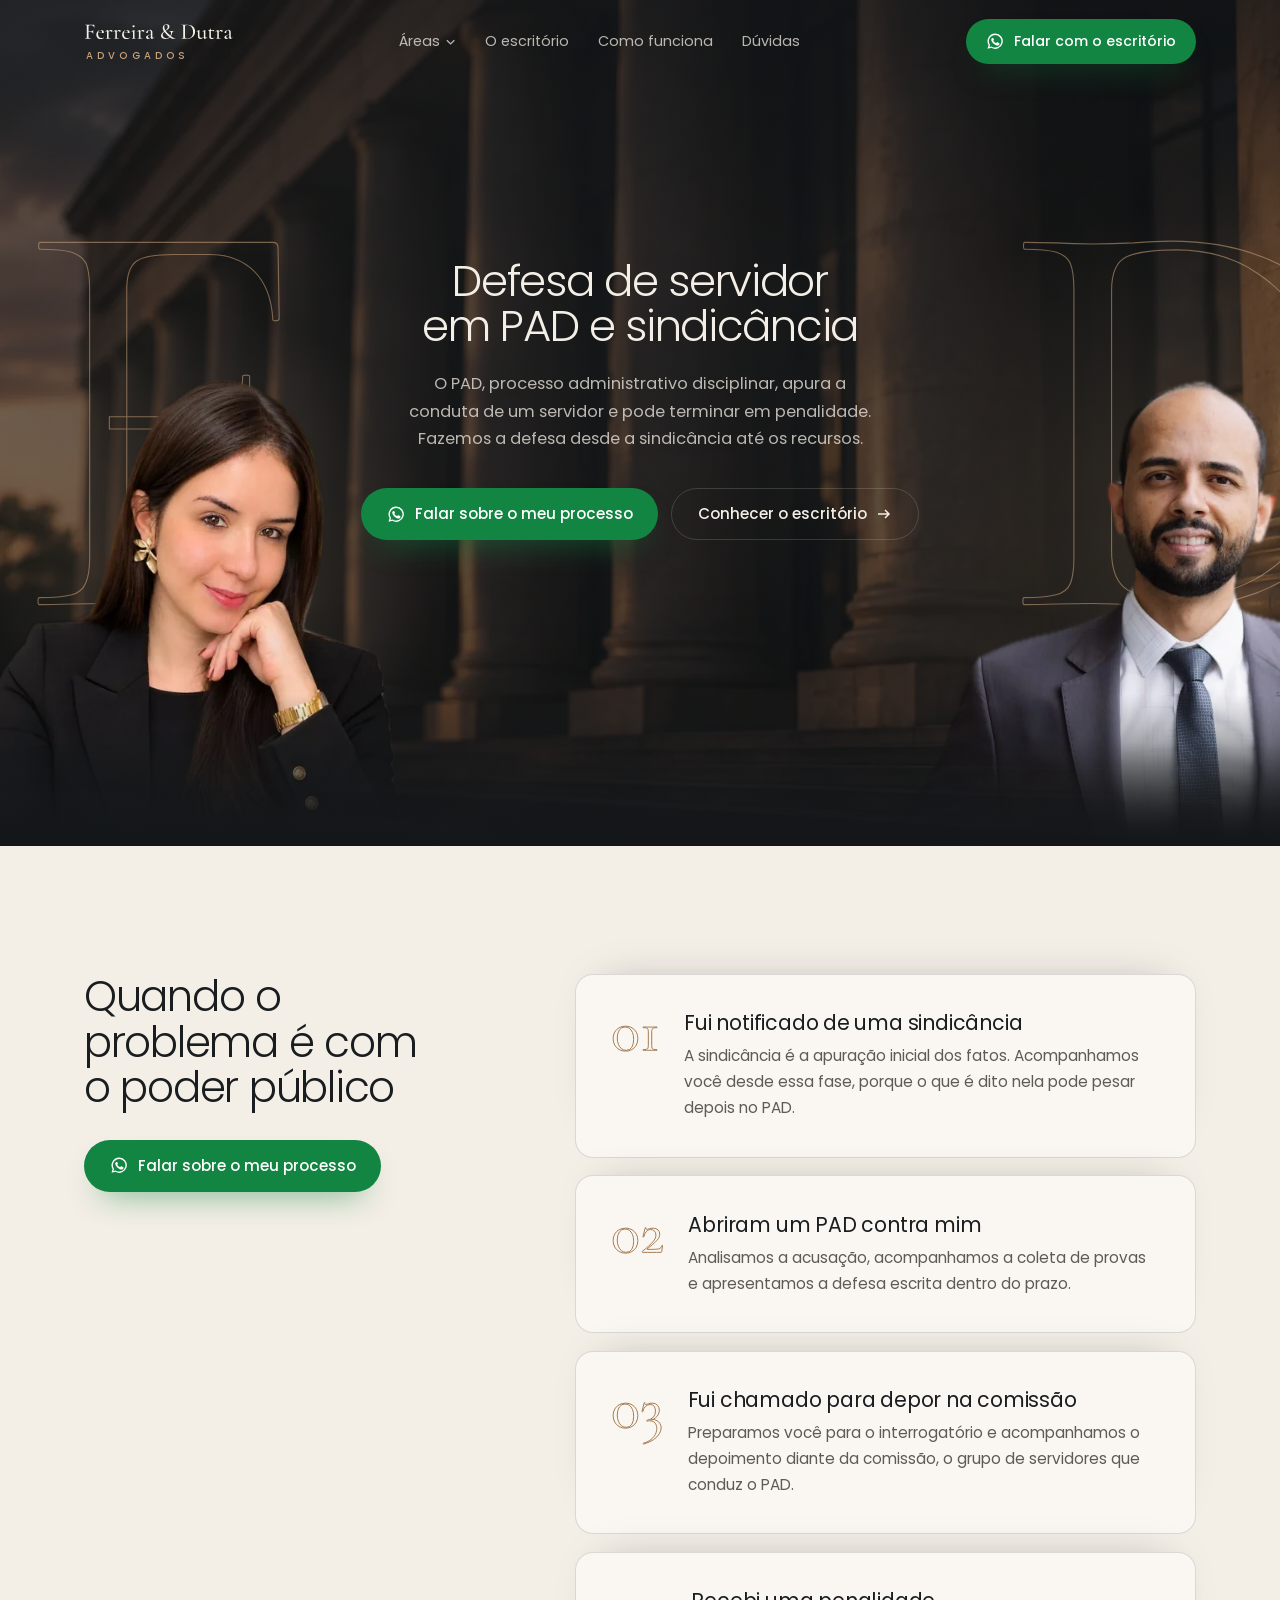
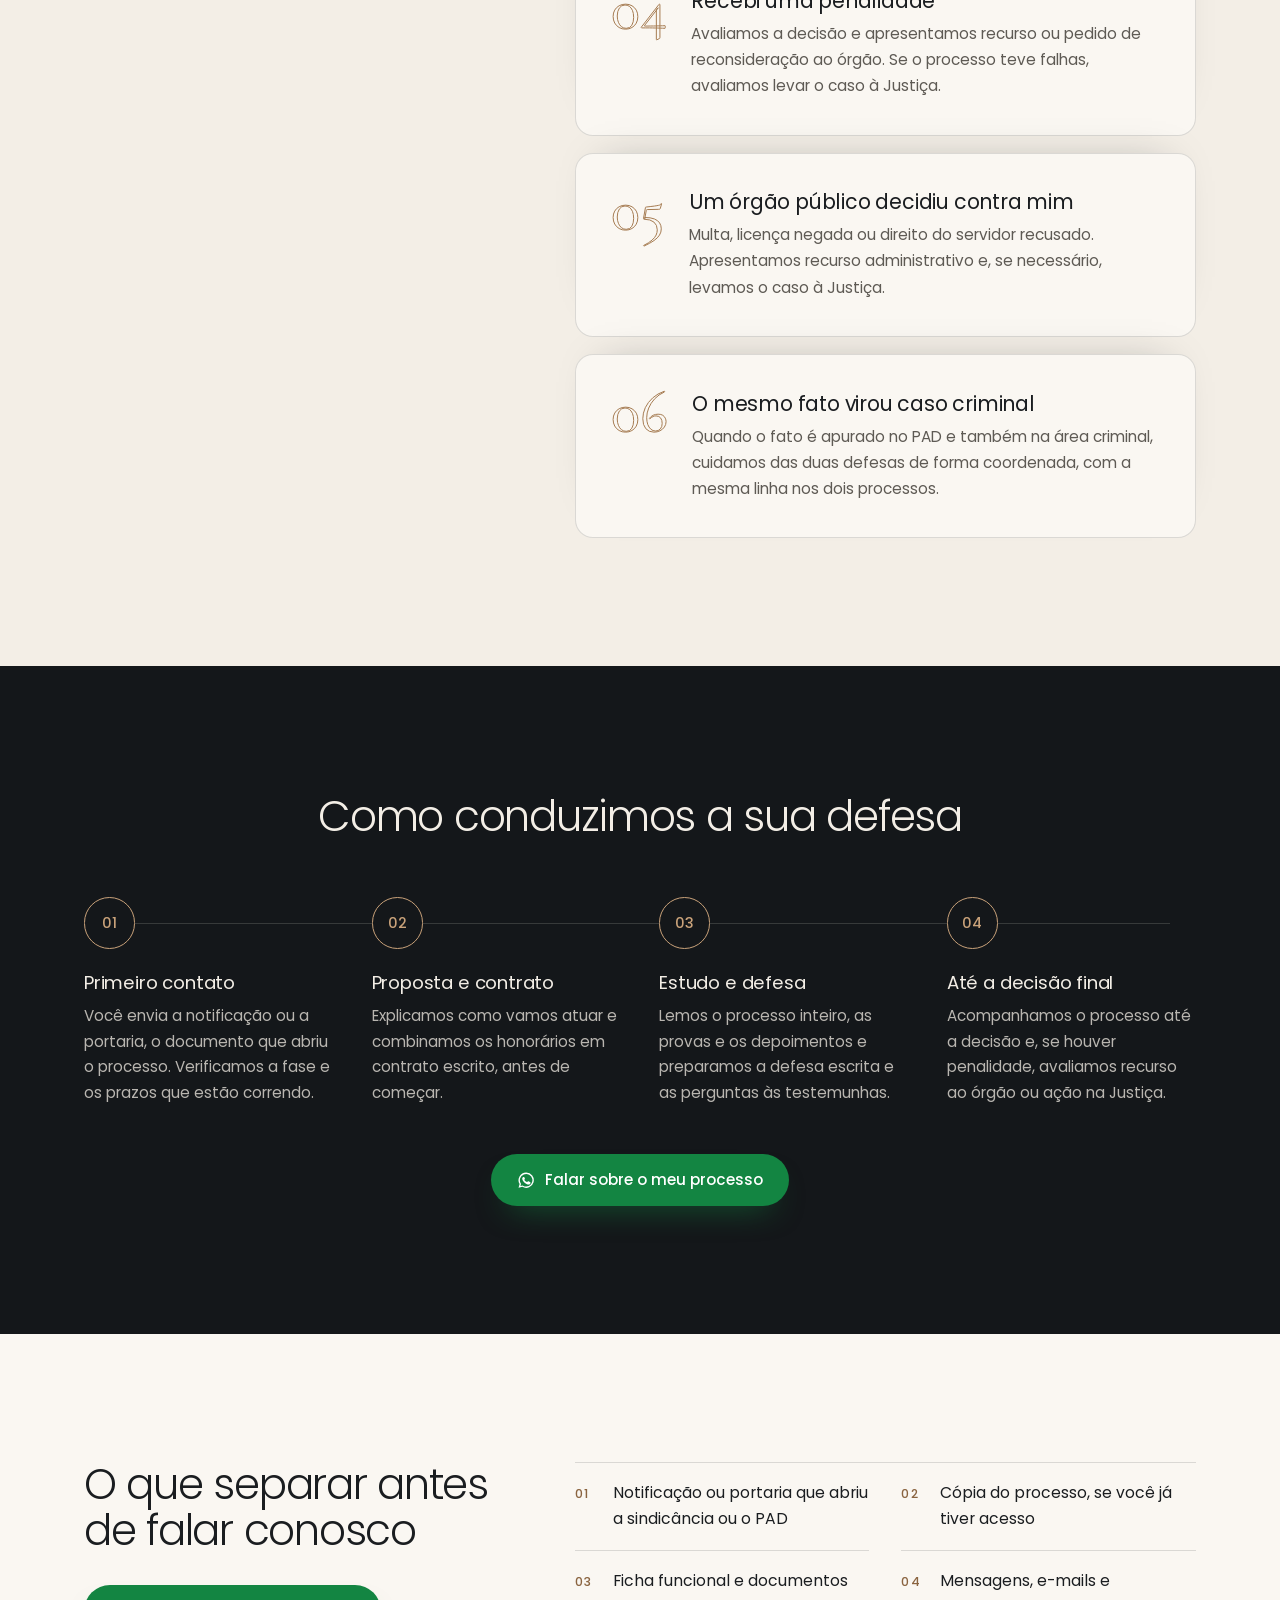
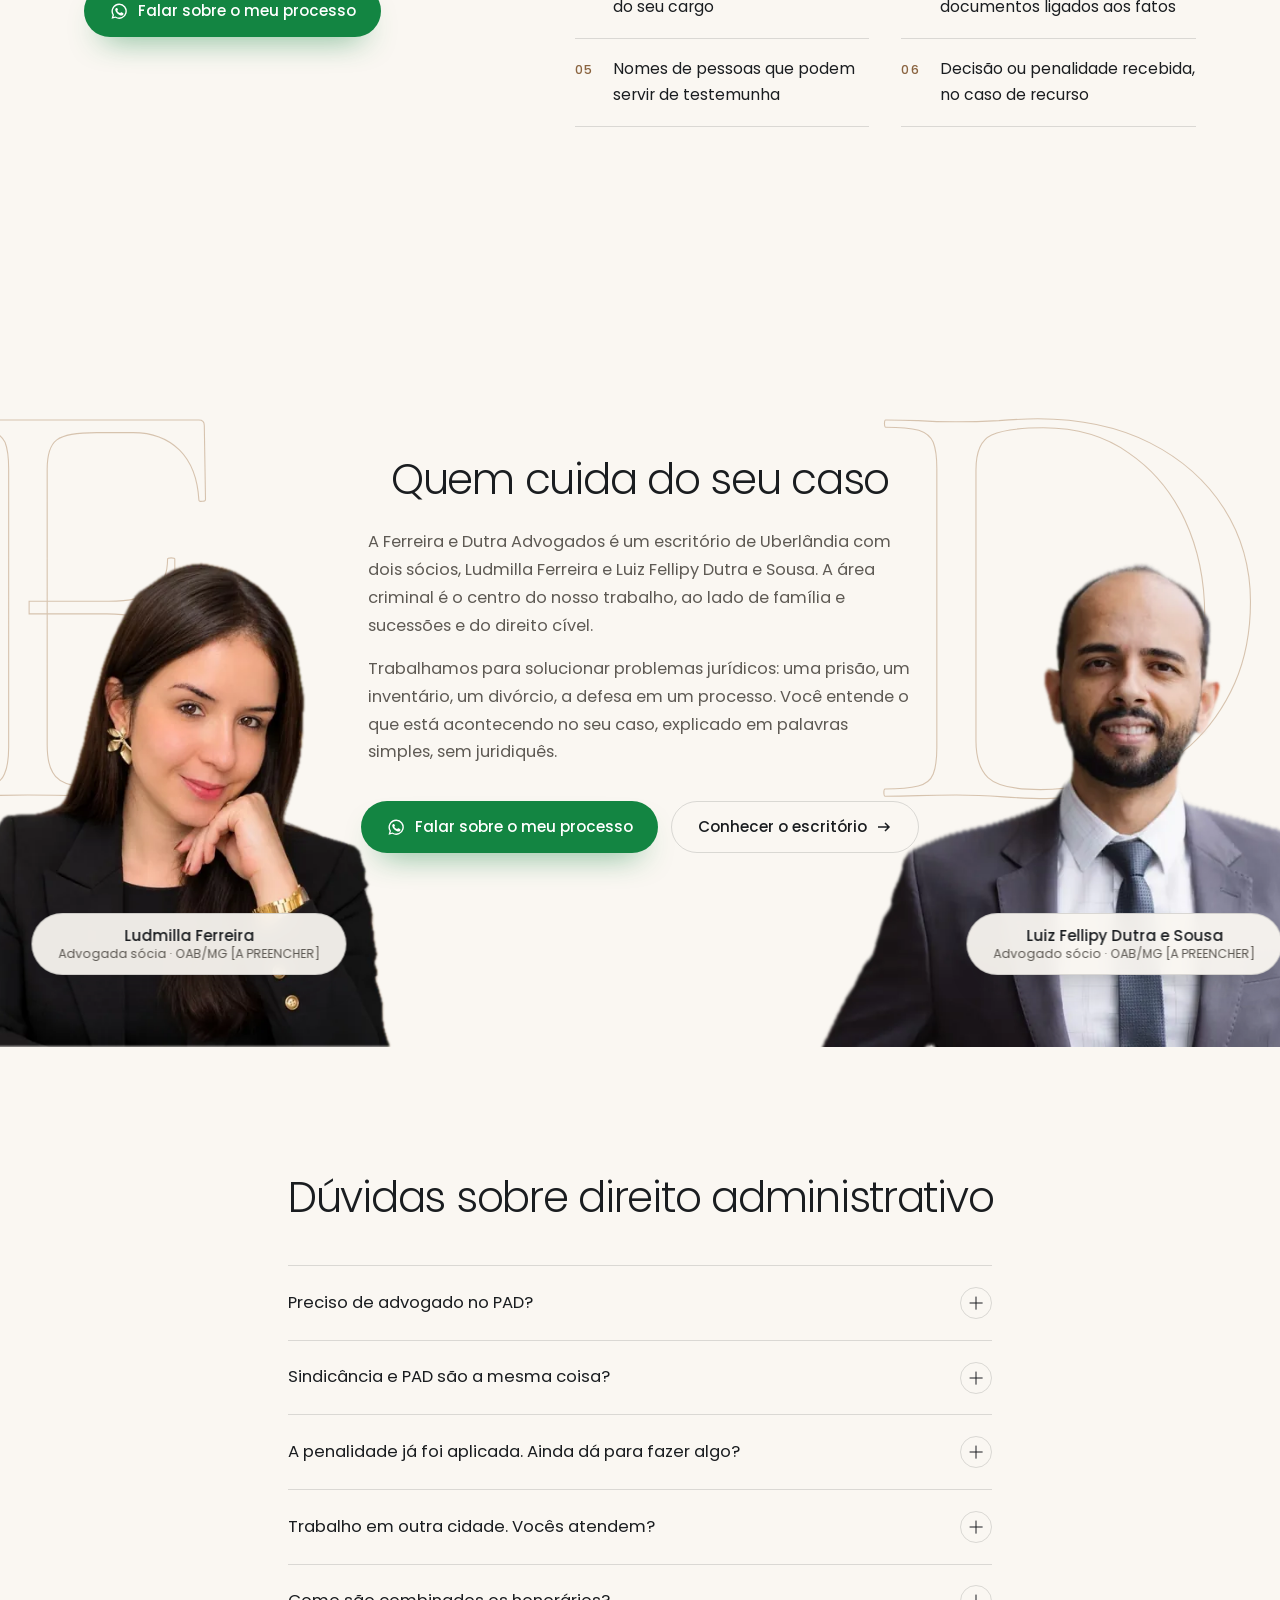
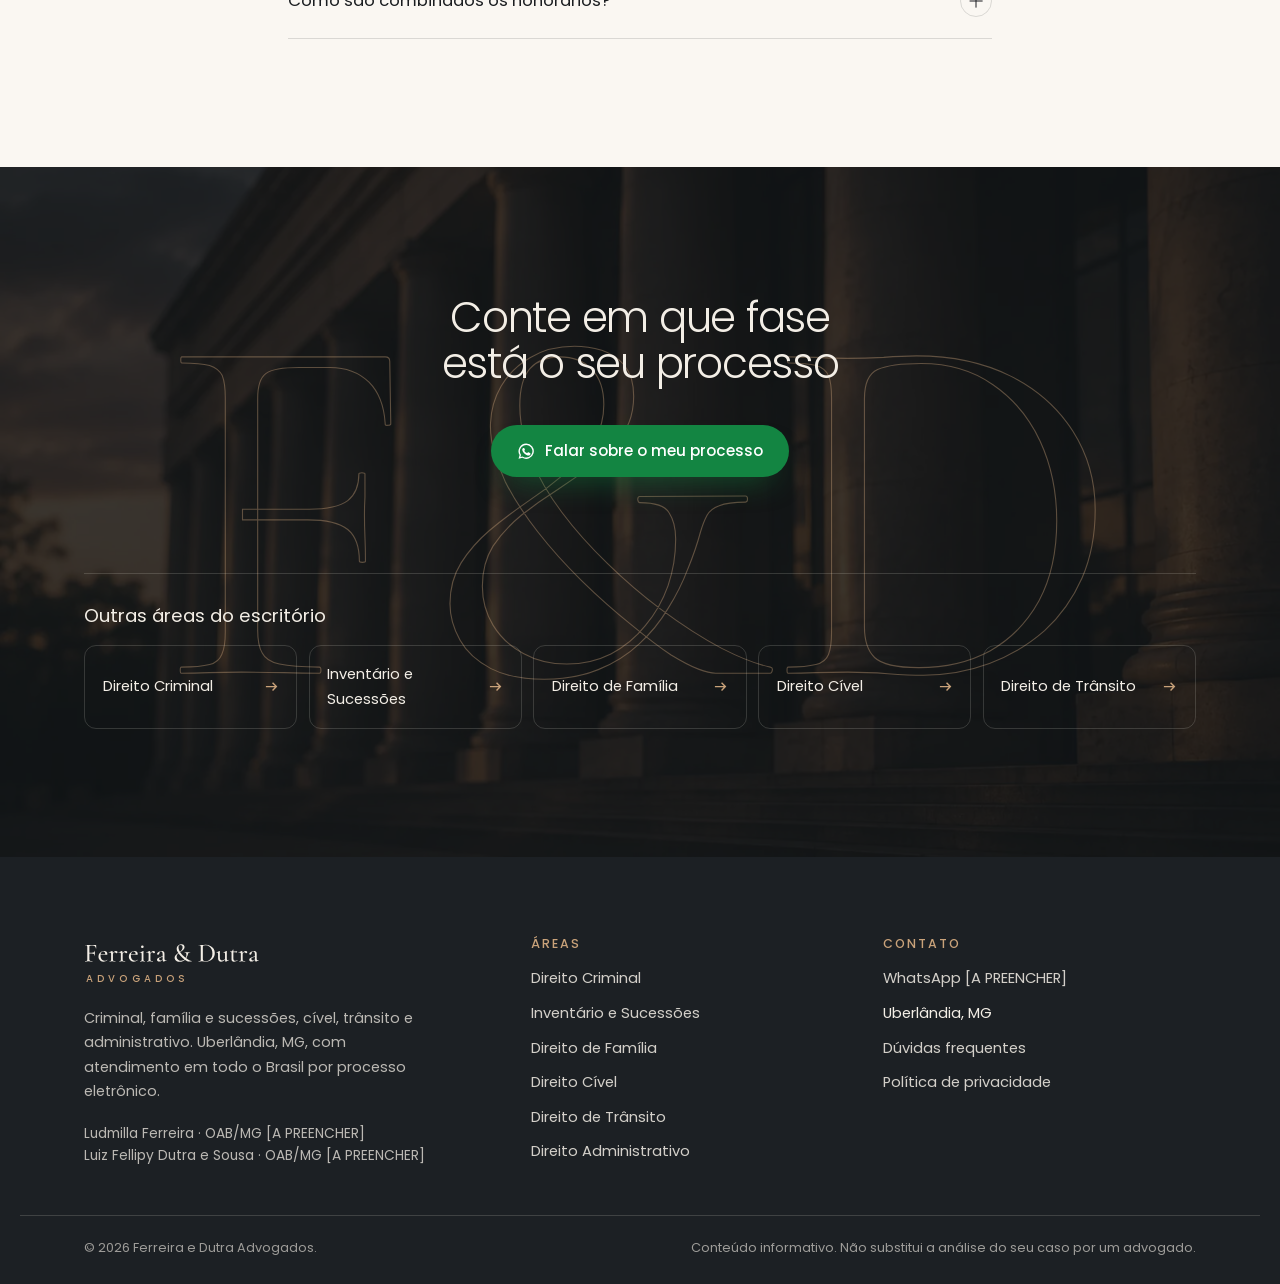
<file: administrativo.html>
<!doctype html>
<html lang="pt-BR">
<head>
<meta charset="utf-8">
<meta name="viewport" content="width=device-width,initial-scale=1,viewport-fit=cover">
<title>Defesa em PAD e sindicância em Uberlândia | Ferreira e Dutra</title>
<meta name="description" content="Defesa de servidor público em PAD e sindicância, recursos administrativos e processos contra órgãos públicos em Uberlândia. Fale com o escritório.">
<meta name="robots" content="noindex,nofollow">
<link rel="canonical" href="https://ferreiradutra.vercel.app/administrativo">
<meta name="theme-color" content="#14171A">
<meta property="og:type" content="website"><meta property="og:locale" content="pt_BR"><meta property="og:site_name" content="Ferreira e Dutra Advogados">
<meta property="og:title" content="Defesa em PAD e sindicância em Uberlândia | Ferreira e Dutra"><meta property="og:description" content="Defesa de servidor público em PAD e sindicância, recursos administrativos e processos contra órgãos públicos em Uberlândia. Fale com o escritório."><meta property="og:url" content="https://ferreiradutra.vercel.app/administrativo">
<meta property="og:image" content="https://ferreiradutra.vercel.app/assets/img/og-v1.jpg"><meta name="twitter:card" content="summary_large_image">
<link rel="icon" href="/assets/img/favicon-v1.svg" type="image/svg+xml"><link rel="icon" href="/assets/img/favicon-v1.png" type="image/png" sizes="64x64"><link rel="apple-touch-icon" href="/assets/img/apple-touch-icon.png">
<link rel="preload" href="/assets/fonts/poppins-300.woff2" as="font" type="font/woff2" crossorigin>
<link rel="preload" href="/assets/fonts/poppins-500.woff2" as="font" type="font/woff2" crossorigin>
<link rel="preload" as="image" imagesrcset="/assets/img/fotos/luiz-recorte-560.webp 444w, /assets/img/fotos/luiz-recorte-900.webp 714w" imagesizes="(max-width:1060px) 82vw, 44vw" fetchpriority="high">
<script>document.documentElement.classList.add('js')</script>
<style>@font-face{font-family:"Poppins";src:url(/assets/fonts/poppins-300.woff2) format("woff2");font-weight:300;font-display:swap}@font-face{font-family:"Poppins";src:url(/assets/fonts/poppins-400.woff2) format("woff2");font-weight:400;font-display:swap}@font-face{font-family:"Poppins";src:url(/assets/fonts/poppins-500.woff2) format("woff2");font-weight:500;font-display:swap}@font-face{font-family:"Sans Reserva";src:local("Arial");size-adjust:112.5%}:root{--grafite:#14171A;--grafite-2:#1C2024;--grafite-3:#272C31;--areia:#F3EEE6;--areia-2:#E9E1D4;--papel:#FAF7F2;--verde:#138542;--bronze:#8A6440;--bronze-2:#A67C52;--bronze-cl:#C9A27A;--tinta:#1A1D20;--muted:#5E5A54;--claro-2:rgba(243,238,230,.74);--linha:rgba(26,29,32,.14);--linha-c:rgba(243,238,230,.16);--r:18px;--maxw:1240px;--gutter:clamp(1.25rem,5vw,4rem);--sec:clamp(5rem,10vw,8.5rem);--t-hero:clamp(2.7rem,4.7vw,4.5rem);--t-h2:clamp(2rem,3.3vw,3.05rem);--ease:cubic-bezier(.22,.8,.2,1)}*,*::before,*::after{box-sizing:border-box}html{-webkit-text-size-adjust:100%;scroll-behavior:smooth;scroll-padding-top:5.5rem}body{margin:0;font:400 1.02rem/1.7 "Poppins","Sans Reserva",system-ui,sans-serif;color:var(--tinta);background:var(--papel);-webkit-font-smoothing:antialiased;overflow-x:clip}img,svg{display:block;max-width:100%}a{color:inherit;text-decoration:none}button{font:inherit;color:inherit;background:none;border:0;cursor:pointer;padding:0}h1,h2,h3,p,ul,ol,dl,dd,figure{margin:0}h1,h2{font-weight:300;line-height:1.08;letter-spacing:-.03em;text-wrap:balance}h3{font-weight:400;line-height:1.3;letter-spacing:-.01em}.wrap{width:100%;max-width:var(--maxw);margin-inline:auto;padding-inline:var(--gutter)}.sec{padding-block:var(--sec)}.escuro{background:var(--grafite);color:var(--areia)}.areia{background:var(--areia)}:focus-visible{outline:2px solid var(--bronze-2);outline-offset:3px;border-radius:6px}::selection{background:var(--bronze-cl);color:var(--grafite)}.so-leitor{position:absolute;width:1px;height:1px;overflow:hidden;clip:rect(0 0 0 0);white-space:nowrap}.ctas{display:flex;flex-wrap:wrap;gap:.8rem;align-items:center}.btn{position:relative;display:inline-flex;align-items:center;justify-content:center;gap:.6rem;min-height:3.25rem;padding:.85rem 1.6rem;border-radius:999px;font-weight:500;font-size:.95rem;line-height:1.2;white-space:nowrap;overflow:hidden;isolation:isolate;transition:transform .35s var(--ease),background-color .3s,color .3s,border-color .3s}.btn svg{width:1.15rem;height:1.15rem;flex:none}.btn--pri{background:var(--verde);color:#fff;box-shadow:0 16px 32px -18px rgba(19,133,66,.85)}.btn--pri::after{content:"";position:absolute;inset:0;z-index:-1;background:linear-gradient(110deg,transparent 30%,rgba(255,255,255,.28) 50%,transparent 70%);transform:translateX(-120%);transition:transform .9s var(--ease)}.btn--pri:hover{transform:translateY(-2px);background:#0F6F37}.btn--pri:hover::after{transform:translateX(120%)}.btn--linha{border:1px solid var(--linha);color:var(--tinta)}.btn--linha:hover{border-color:var(--tinta)}.escuro .btn--linha,.capa .btn--linha{border-color:var(--linha-c);color:var(--areia)}.escuro .btn--linha:hover,.capa .btn--linha:hover{border-color:var(--areia)}.btn--linha svg{width:1rem;height:1rem;transition:transform .35s var(--ease)}.btn--linha:hover svg{transform:translateX(3px)}.top{position:fixed;inset:0 0 auto;z-index:40;color:var(--areia);transition:background-color .4s,box-shadow .4s,backdrop-filter .4s}.top.solid{background:rgba(20,23,26,.86);backdrop-filter:blur(14px);-webkit-backdrop-filter:blur(14px);box-shadow:0 1px 0 var(--linha-c)}.top__in{display:flex;align-items:center;gap:2rem;height:5.2rem}.marca{display:flex;flex-direction:column;align-items:flex-start;gap:.15rem;flex:none}.marca__nome{height:1.7rem;width:auto;fill:currentColor}.marca span{font-size:.62rem;font-weight:500;letter-spacing:.42em;text-transform:uppercase;color:var(--bronze-cl);padding-left:.12rem}.nav{display:flex;align-items:center;gap:1.8rem;margin-inline:auto;font-size:.9rem;color:var(--claro-2)}.nav>a,.nav__bt{transition:color .3s}.nav>a:hover,.nav__bt:hover{color:var(--areia)}.nav__areas{position:relative}.nav__bt{display:inline-flex;align-items:center;gap:.35rem;color:var(--claro-2)}.nav__bt svg{width:.7rem;height:.7rem;transition:transform .3s}.nav__menu{position:absolute;left:50%;top:calc(100% + .9rem);width:17rem;padding:.6rem;border-radius:14px;background:var(--grafite-2);box-shadow:0 30px 60px -20px rgba(0,0,0,.6),0 0 0 1px var(--linha-c);opacity:0;visibility:hidden;transform:translate(-50%,-6px);transition:opacity .25s,transform .25s var(--ease),visibility .25s}.nav__menu::before{content:"";position:absolute;inset:-1rem 0 auto;height:1rem}.nav__areas:hover .nav__menu,.nav__areas:focus-within .nav__menu,.nav__areas.aberto .nav__menu{opacity:1;visibility:visible;transform:translate(-50%,0)}.nav__areas:hover .nav__bt svg,.nav__areas.aberto .nav__bt svg{transform:rotate(180deg)}.nav__menu a{display:flex;justify-content:space-between;align-items:center;padding:.65rem .8rem;border-radius:9px;color:var(--areia);transition:background-color .2s}.nav__menu a:hover,.nav__menu a[aria-current]{background:var(--grafite-3)}.nav__menu a i{font-style:normal;font-size:.75rem;color:var(--bronze-cl)}.top .btn{min-height:2.8rem;padding:.65rem 1.25rem;font-size:.88rem}.menu-bt{display:none;width:2.9rem;height:2.9rem;border-radius:50%;border:1px solid var(--linha-c);place-items:center;margin-left:auto}.menu-bt i{display:block;width:1.1rem;height:1px;background:currentColor;box-shadow:0 -5px 0 currentColor,0 5px 0 currentColor;transition:box-shadow .3s,transform .3s}.menu{position:fixed;inset:0;z-index:39;background:var(--grafite);color:var(--areia);padding:6.5rem var(--gutter) 2rem;display:flex;flex-direction:column;gap:2rem;overflow-y:auto;opacity:0;visibility:hidden;transition:opacity .35s,visibility .35s}.menu.aberto{opacity:1;visibility:visible}.menu nav{display:flex;flex-direction:column}.menu nav a{display:flex;justify-content:space-between;align-items:baseline;padding:.95rem 0;border-bottom:1px solid var(--linha-c);font-size:1.35rem;font-weight:300}.menu nav a i{font-style:normal;font-size:.8rem;color:var(--bronze-cl)}.menu__extra{display:flex;flex-direction:column;gap:.4rem;font-size:.95rem;color:var(--claro-2)}.menu-aberto .menu-bt i{box-shadow:none;transform:rotate(45deg)}.menu-aberto .menu-bt i::after{content:"";display:block;width:100%;height:1px;background:currentColor;transform:rotate(90deg)}.capa{position:relative;min-height:100svh;display:flex;align-items:center;overflow:hidden;isolation:isolate;text-align:center;background:radial-gradient(70% 60% at 50% 38%,#2B3035 0%,var(--grafite) 70%);color:var(--areia)}.capa::after{content:"";position:absolute;inset:auto 0 0;height:18%;z-index:1;background:linear-gradient(0deg,var(--grafite) 0%,rgba(20,23,26,0));pointer-events:none}.capa__fundo{position:absolute;inset:0;z-index:-1}.capa__fundo img{width:100%;height:100%;object-fit:cover;opacity:.62}.capa__fundo::after{content:"";position:absolute;inset:0;background:radial-gradient(52% 58% at 50% 42%,rgba(20,23,26,.72) 0%,rgba(20,23,26,.38) 100%),linear-gradient(180deg,rgba(20,23,26,.55) 0%,rgba(20,23,26,0) 30%)}.capa__palco{position:absolute;inset:0;z-index:0}.lado{position:absolute;bottom:0;height:min(52svh,32rem);display:flex;align-items:flex-end}.lado--l{right:calc(50% + 14.5rem)}.lado--r{left:calc(50% + 14.5rem)}.lado__foto{position:relative;z-index:2;height:100%;width:auto;max-width:none;-webkit-mask-image:linear-gradient(0deg,transparent 0,#000 22%);mask-image:linear-gradient(0deg,transparent 0,#000 22%)}.lado__luz{position:absolute;z-index:1;left:50%;top:38%;width:115%;aspect-ratio:1;transform:translate(-50%,-50%);border-radius:50%;background:radial-gradient(closest-side,rgba(201,162,122,.17),rgba(201,162,122,0))}.letra{position:absolute;z-index:0;height:150%;width:auto;top:-66%;overflow:visible}.lado--l .letra{left:50%;transform:translateX(-58%)}.lado--r .letra{left:50%;transform:translateX(-42%)}.letra path{fill:none;stroke:var(--bronze-cl);stroke-width:1.1px;vector-effect:non-scaling-stroke;opacity:.55;stroke-dasharray:1;stroke-dashoffset:1;animation:traco 3.4s var(--ease) .2s forwards}.lado--r .letra path{animation-delay:.5s}@keyframes traco{to{stroke-dashoffset:0}}.capa__txt{position:relative;z-index:3;max-width:calc(40rem + 2 * var(--gutter));margin-inline:auto;padding-block:6.5rem 12rem}.capa__marca{display:flex;flex-direction:column;align-items:center;gap:.7rem;margin-bottom:3.6rem}.capa__nome{height:clamp(2.3rem,3.6vw,3.3rem);width:auto;fill:var(--areia)}.capa__marca span{text-transform:uppercase;font-size:.72rem;font-weight:500;letter-spacing:.55em;padding-left:.55em;color:var(--bronze-cl)}.capa h1{font-size:clamp(2.6rem,4.3vw,4.3rem);line-height:1.05}.capa__txt>p{margin:1.3rem auto 0;font-size:clamp(1.02rem,1.2vw,1.14rem);color:var(--claro-2);max-width:30rem}.capa .ctas{margin-top:2.2rem;justify-content:center}.capa--area{min-height:94svh}.capa--area .capa__txt{max-width:calc(42rem + 2 * var(--gutter));padding-top:9rem}.capa--area h1{font-size:clamp(2.2rem,3.4vw,3.1rem)}.home .top:not(.solid) .marca{opacity:0;pointer-events:none}.top .marca{transition:opacity .4s}.seletor{background:var(--grafite);color:var(--areia);padding-block:0 clamp(3.5rem,7vw,5rem)}.seletor__in{display:grid;grid-template-columns:minmax(0,.7fr) minmax(0,2fr);gap:2rem;align-items:center;padding-top:2.2rem;border-top:1px solid var(--linha-c)}.seletor__h{font-size:clamp(1.3rem,2vw,1.7rem);font-weight:300;letter-spacing:-.02em;line-height:1.2}.seletor__grade{display:grid;grid-template-columns:repeat(3,1fr);gap:.6rem}.seletor a{display:flex;align-items:center;justify-content:space-between;gap:.8rem;padding:.9rem 1rem .9rem 1.1rem;border-radius:12px;border:1px solid var(--linha-c);font-size:.9rem;line-height:1.35;text-align:left;background:rgba(255,255,255,.02);transition:border-color .3s,background-color .3s}.seletor a svg{width:.95rem;height:.95rem;flex:none;color:var(--bronze-cl);transition:transform .35s var(--ease)}.seletor a:hover{border-color:var(--bronze-cl);background:rgba(201,162,122,.08)}.seletor a:hover svg{transform:translateX(3px)}.com-fundo,.final{position:relative;isolation:isolate;overflow:hidden}.sec__fundo{position:absolute;inset:0;z-index:-2}.sec__fundo img{width:100%;height:100%;object-fit:cover}.sec__fundo::after{content:"";position:absolute;inset:0;background:rgba(20,23,26,.8)}.manifesto-sec{clip-path:inset(0)}.sec__fundo--fixo{position:fixed}.manifesto-sec .sec__fundo::after{background:linear-gradient(180deg,rgba(20,23,26,.86) 0%,rgba(20,23,26,.7) 45%,rgba(20,23,26,.9) 100%)}.alcance-sec .sec__fundo::after{background:linear-gradient(90deg,rgba(20,23,26,.94) 0%,rgba(20,23,26,.7) 55%,rgba(20,23,26,.82) 100%)}.final .sec__fundo::after{background:rgba(20,23,26,.84)}.letreiro{position:absolute;overflow:visible;pointer-events:none}.letreiro path{fill:none;stroke:var(--bronze-cl);stroke-width:1.1px;vector-effect:non-scaling-stroke;opacity:.4;stroke-dasharray:1;stroke-dashoffset:1}.indice-cab{display:flex;justify-content:space-between;align-items:end;gap:2rem;margin-bottom:clamp(2.4rem,5vw,3.6rem)}.indice-cab h2{font-size:var(--t-h2);max-width:34rem}.indice{margin:0;padding:0;list-style:none;border-top:1px solid var(--linha)}.indice a{position:relative;display:grid;grid-template-columns:3.6rem minmax(0,1fr) minmax(0,1.15fr) 3.4rem;align-items:center;gap:1.5rem;padding:1.7rem .4rem;border-bottom:1px solid var(--linha);isolation:isolate}.indice a::before{content:"";position:absolute;inset:0;z-index:-1;background:var(--grafite);transform:scaleY(0);transform-origin:bottom;transition:transform .55s var(--ease)}.indice__n{font-size:.82rem;font-weight:500;letter-spacing:.12em;color:var(--bronze);transition:color .4s}.indice__nome{font-size:clamp(1.6rem,2.7vw,2.4rem);font-weight:300;letter-spacing:-.02em;line-height:1.1;transition:color .4s,transform .55s var(--ease)}.indice__txt{color:var(--muted);font-size:.96rem;transition:color .4s}.indice__seta{width:3.2rem;height:3.2rem;border-radius:50%;border:1px solid var(--linha);display:grid;place-items:center;transition:border-color .4s,background-color .4s,color .4s,transform .55s var(--ease)}.indice__seta svg{width:1.1rem;height:1.1rem}.indice a:hover::before,.indice a:focus-visible::before{transform:scaleY(1);transform-origin:top}.indice a:hover .indice__nome{color:var(--areia);transform:translateX(.6rem)}.indice a:hover .indice__txt{color:var(--claro-2)}.indice a:hover .indice__n{color:var(--bronze-cl)}.indice a:hover .indice__seta{border-color:var(--bronze-cl);background:var(--bronze-cl);color:var(--grafite);transform:rotate(-45deg)}.manifesto{font-size:clamp(1.6rem,3.1vw,2.75rem);font-weight:300;line-height:1.3;letter-spacing:-.02em;max-width:58rem}.manifesto span{opacity:.38;transition:opacity .45s}.manifesto span.on{opacity:1}.manifesto-sec .ctas{margin-top:2.4rem}.difs{display:grid;grid-template-columns:repeat(5,1fr);gap:clamp(1rem,2.4vw,2rem);margin:clamp(4rem,8vw,6rem) 0 0;padding:0;list-style:none}.dif{padding-top:1.4rem;border-top:1px solid var(--linha-c)}.dif svg{height:3.2rem;width:auto;margin-bottom:1.3rem;overflow:visible}.dif svg path{fill:none;stroke:var(--bronze-cl);stroke-width:1px;vector-effect:non-scaling-stroke;stroke-dasharray:1;stroke-dashoffset:1}.dif.in svg path{animation:traco 2.2s var(--ease) forwards}.dif h3{font-size:1.08rem;color:var(--areia)}.dif p{margin-top:.5rem;font-size:.92rem;color:var(--claro-2)}.equipe{position:relative;overflow:hidden;isolation:isolate;min-height:min(88svh,50rem);display:flex;align-items:center;background:var(--papel);padding-block:clamp(4.5rem,9svh,6rem) clamp(3.5rem,8svh,5.5rem)}.equipe__txt{position:relative;z-index:2;text-align:center;max-width:calc(36rem + 2 * var(--gutter))}.equipe h2{font-size:var(--t-h2);white-space:nowrap}.equipe__p{text-align:left;max-width:34rem;margin:1.6rem auto 0;color:var(--muted)}.equipe__p p+p{margin-top:1rem}.equipe .ctas{justify-content:center;margin-top:2.2rem}.equipe__palco{position:absolute;inset:0;z-index:1;pointer-events:none}.eq{position:absolute;bottom:0;margin:0;height:min(54svh,31rem);display:flex;align-items:flex-end}.eq--l{right:calc(50% + 15.5rem)}.eq--r{left:calc(50% + 10rem)}.eq--r .letra{left:4rem}.eq__foto{position:relative;z-index:1;height:100%;width:auto;max-width:none}.eq .letra path{stroke:var(--bronze-2);opacity:.42;animation:none}.equipe.in .eq .letra path{animation:traco 3.2s var(--ease) .2s forwards}.eq__nome{position:absolute;z-index:2;left:50%;bottom:clamp(3.2rem,8svh,4.6rem);transform:translateX(-50%);display:flex;flex-direction:column;align-items:center;padding:.7rem 1.6rem;border-radius:999px;background:rgba(250,247,242,.94);border:1px solid var(--linha);box-shadow:0 18px 36px -20px rgba(26,29,32,.45);-webkit-backdrop-filter:blur(8px);backdrop-filter:blur(8px);text-align:center;white-space:nowrap;line-height:1.35}.eq__nome b{font-weight:500;font-size:.95rem;color:var(--tinta)}.eq__nome span{font-size:.76rem;color:var(--muted)}.eq--l .eq__nome{left:56%}.eq--r .eq__nome{left:52%}.cab-centro{font-size:var(--t-h2);text-align:center;margin:0 auto clamp(2.4rem,5vw,3.6rem)}.fim-centro{justify-content:center;margin-top:clamp(2.2rem,4vw,3rem)}@media (min-width:861px){.cab-centro{white-space:nowrap}}.areas-sec{padding-block:clamp(3.5rem,8svh,5.5rem)}.areas-sec .cab-centro{margin-bottom:clamp(1.6rem,3.5svh,2.4rem)}.areas-sec .indice a{padding:clamp(.7rem,1.6svh,1.05rem) .4rem}.areas-sec .indice__nome{font-size:clamp(1.4rem,2.2vw,1.95rem)}.areas-sec .indice__txt{font-size:.9rem;line-height:1.55}.areas-sec .indice__seta{width:2.7rem;height:2.7rem}.areas-sec .fim-centro{margin-top:clamp(1.6rem,3.5svh,2.4rem)}.passos-cab{display:flex;justify-content:space-between;align-items:end;gap:2rem;margin-bottom:clamp(2.8rem,6vw,4rem)}.passos-cab h2{font-size:var(--t-h2);max-width:32rem}.passos{position:relative;display:grid;grid-template-columns:repeat(4,1fr);gap:clamp(1.2rem,3vw,2.4rem);margin:0;padding:0;list-style:none}.passos::before,.passos__linha{content:"";position:absolute;left:1.6rem;right:1.6rem;top:1.6rem;height:1px;background:var(--linha)}.passos__linha{background:var(--bronze-2);transform:scaleX(var(--p,0));transform-origin:left;transition:transform .15s linear}.escuro .passos::before{background:var(--linha-c)}.escuro .passos__linha{background:var(--bronze-cl)}.passo b{position:relative;display:grid;place-items:center;width:3.2rem;height:3.2rem;border-radius:50%;background:var(--papel);border:1px solid var(--bronze-2);color:var(--bronze);font-weight:500;font-size:.9rem;margin-bottom:1.4rem}.areia .passo b{background:var(--areia)}.escuro .passo b{background:var(--grafite);border-color:var(--bronze-cl);color:var(--bronze-cl)}.passo h3{font-size:1.14rem}.passo p{margin-top:.5rem;color:var(--muted);font-size:.95rem}.escuro .passo p{color:var(--claro-2)}.alcance{display:grid;grid-template-columns:minmax(0,1fr) minmax(0,1fr);gap:clamp(2rem,6vw,5rem);align-items:center}.alcance h2{font-size:var(--t-h2)}.alcance p{margin-top:1.2rem;color:var(--claro-2)}.alcance .ctas{margin-top:2.2rem}.mapa{width:100%;max-width:34rem;margin-inline:auto;overflow:visible}.mapa__pais{fill:rgba(201,162,122,.05);stroke:var(--bronze-cl);stroke-width:1.2;stroke-linejoin:round;stroke-dasharray:1;stroke-dashoffset:1}.mapa__arco{fill:none;stroke:var(--bronze-cl);stroke-width:1;opacity:.55;stroke-dasharray:1;stroke-dashoffset:1}.mapa__cap{fill:var(--bronze-cl);opacity:0}.mapa__udi{fill:var(--areia)}.mapa__onda{fill:none;stroke:var(--areia);stroke-width:1;transform-box:fill-box;transform-origin:center;opacity:0}.mapa__nome{font:500 15px "Poppins","Sans Reserva",sans-serif;fill:var(--areia)}.mapa.ver .mapa__pais{animation:traco 2.6s var(--ease) forwards}.mapa.ver .mapa__arco{animation:traco 1.4s var(--ease) var(--d) forwards}.mapa.ver .mapa__cap{animation:aparece .5s var(--ease) var(--d) forwards}.mapa.ver .mapa__onda{animation:onda 2.8s ease-out 1s infinite}.mapa.ver .mapa__onda--2{animation-delay:2.4s}@keyframes aparece{to{opacity:.9}}@keyframes onda{0%{opacity:.7;transform:scale(1)}100%{opacity:0;transform:scale(4.2)}}.sit{display:grid;grid-template-columns:minmax(0,.8fr) minmax(0,1.2fr);gap:clamp(2rem,6vw,5rem);align-items:start}.sit__cab{position:sticky;top:7.5rem;display:flex;flex-direction:column;align-items:flex-start;gap:1.8rem}.sit__cab h2{font-size:var(--t-h2)}.cartoes{display:flex;flex-direction:column;gap:1.1rem;margin:0;padding:0;list-style:none}.cartao{position:sticky;top:calc(7.5rem + var(--i) * .9rem);display:grid;grid-template-columns:auto 1fr;gap:.4rem 1.5rem;padding:clamp(1.5rem,3vw,2.2rem);border-radius:var(--r);background:var(--papel);border:1px solid var(--linha);box-shadow:0 -16px 40px -30px rgba(26,29,32,.35)}.cartao svg{grid-row:span 2;height:2.6rem;width:auto;overflow:visible}.cartao svg path{fill:none;stroke:var(--bronze-2);stroke-width:1px;vector-effect:non-scaling-stroke}.cartao h3{font-size:clamp(1.1rem,1.6vw,1.3rem);align-self:end}.cartao p{color:var(--muted);font-size:.96rem}.docs{display:grid;grid-template-columns:minmax(0,.8fr) minmax(0,1.2fr);gap:clamp(2rem,6vw,5rem);align-items:start}.docs h2{font-size:var(--t-h2)}.docs .ctas{margin-top:2rem}.docs__lista{display:grid;grid-template-columns:1fr 1fr;column-gap:2rem;margin:0;padding:0;list-style:none;border-top:1px solid var(--linha);counter-reset:d}.docs__lista li{display:grid;grid-template-columns:2.4rem 1fr;padding:1.05rem 0;border-bottom:1px solid var(--linha);counter-increment:d;font-size:.98rem}.docs__lista li::before{content:counter(d,decimal-leading-zero);font-size:.78rem;font-weight:500;letter-spacing:.1em;color:var(--bronze);padding-top:.2rem}.faq{max-width:52rem;margin-inline:auto}.faq .cab-centro{margin-bottom:clamp(1.8rem,4vw,2.8rem)}.faq__item{border-bottom:1px solid var(--linha)}.faq__item:first-child{border-top:1px solid var(--linha)}.faq__item summary{display:flex;justify-content:space-between;align-items:center;gap:1rem;padding:1.3rem 0;cursor:pointer;list-style:none;font-size:1.04rem}.faq__item summary::-webkit-details-marker{display:none}.faq__item summary i{position:relative;flex:none;width:2rem;height:2rem;border-radius:50%;border:1px solid var(--linha);transition:transform .4s var(--ease),background-color .3s,border-color .3s}.faq__item summary i::before,.faq__item summary i::after{content:"";position:absolute;left:50%;top:50%;width:.8rem;height:1px;background:currentColor;transform:translate(-50%,-50%)}.faq__item summary i::after{transform:translate(-50%,-50%) rotate(90deg)}.faq__item[open] summary i{transform:rotate(45deg);background:var(--bronze);border-color:var(--bronze);color:#fff}.faq__item p{padding:0 3rem 1.4rem 0;color:var(--muted)}.final{position:relative;overflow:hidden;isolation:isolate;text-align:center}.final .letreiro{left:50%;top:50%;width:min(92vw,60rem);height:auto;transform:translate(-50%,-50%);z-index:-1}.final.in .letreiro path{animation:traco 3.2s var(--ease) forwards}.final h2{font-size:var(--t-h2);max-width:44rem;margin-inline:auto}.final p{margin:1.2rem auto 0;max-width:38rem;color:var(--claro-2)}.final .ctas{justify-content:center;margin-top:2.4rem}.outras{margin-top:clamp(4rem,8vw,6rem);padding-top:2rem;border-top:1px solid var(--linha-c);text-align:left}.outras h2{font-size:1.15rem;font-weight:400;letter-spacing:0;margin:0 0 1.2rem;max-width:none}.outras__lista{display:grid;grid-template-columns:repeat(5,1fr);gap:.7rem}.outras__lista a{display:flex;justify-content:space-between;align-items:center;gap:.6rem;padding:1rem 1.1rem;border-radius:12px;border:1px solid var(--linha-c);font-size:.92rem;transition:border-color .3s,background-color .3s}.outras__lista a:hover{border-color:var(--bronze-cl);background:rgba(201,162,122,.08)}.outras__lista svg{width:.95rem;height:.95rem;color:var(--bronze-cl);flex:none}.rod{background:var(--grafite-2);color:var(--areia);padding-block:clamp(3.5rem,7vw,5rem) 1.6rem}.rod__in{display:grid;grid-template-columns:1.3fr 1fr 1fr;gap:2.5rem}.rod .marca__nome{height:2rem}.rod__marca p{margin-top:1.1rem;font-size:.9rem;color:var(--claro-2);max-width:22rem}.rod__marca ul{margin:1.2rem 0 0;padding:0;list-style:none;font-size:.86rem;color:var(--claro-2);line-height:1.6}.rod__col h2{font-size:.78rem;font-weight:500;letter-spacing:.16em;text-transform:uppercase;color:var(--bronze-cl);margin-bottom:1rem}.rod__col ul{margin:0;padding:0;list-style:none;display:flex;flex-direction:column;gap:.6rem;font-size:.92rem}.rod__col a{color:rgba(243,238,230,.85);transition:color .3s}.rod__col a:hover{color:var(--bronze-cl)}.rod__fim{margin-top:3rem;padding-top:1.3rem;border-top:1px solid var(--linha-c);font-size:.8rem;color:rgba(243,238,230,.6);display:flex;justify-content:space-between;gap:1rem;flex-wrap:wrap}.zap{position:fixed;right:1.1rem;bottom:1.1rem;z-index:50;display:grid;place-items:center;width:3.6rem;height:3.6rem;border-radius:50%;background:#1FAF5A;color:#fff;box-shadow:0 16px 34px -14px rgba(0,0,0,.45);transition:transform .35s var(--ease)}.zap svg{width:1.9rem;height:1.9rem}.zap:hover{transform:translateY(-2px)}.js .zap{opacity:0;transform:translateY(12px);pointer-events:none;transition:opacity .4s var(--ease),transform .4s var(--ease)}.js .zap.ver{opacity:1;transform:none;pointer-events:auto}.texto-pag{padding-top:9rem}.texto{max-width:46rem}.texto h1{font-size:var(--t-h2)}.texto h2{font-size:1.35rem;margin:2.2rem 0 .6rem;font-weight:400;letter-spacing:-.01em}.texto p{color:var(--muted)}.obrigado{min-height:100svh;display:grid;place-items:center;text-align:center;padding:2rem;background:var(--grafite);color:var(--areia)}.obrigado .marca__nome{height:2.2rem;margin:0 auto}.obrigado h1{margin-top:2rem;font-size:clamp(1.8rem,4vw,2.8rem)}.obrigado p{margin-top:.8rem;color:var(--claro-2)}.gira{width:2.6rem;height:2.6rem;margin:2rem auto;border-radius:50%;border:1.5px solid var(--linha-c);border-top-color:var(--bronze-cl);animation:gira 1s linear infinite}@keyframes gira{to{transform:rotate(360deg)}}.obrigado .ctas{justify-content:center}.js .rv{opacity:0;transform:translate3d(0,26px,0);transition:opacity .9s var(--ease),transform 1.1s var(--ease)}.js .rv.in{opacity:1;transform:none}.js .rv[data-d="1"]{transition-delay:.08s}.js .rv[data-d="2"]{transition-delay:.16s}.js .rv[data-d="3"]{transition-delay:.24s}.js .rv[data-d="4"]{transition-delay:.32s}@media (max-width:1060px){.nav,.top .btn{display:none}.menu-bt{display:grid}.difs{grid-template-columns:repeat(3,1fr);row-gap:2.6rem}.capa{flex-direction:column;align-items:stretch;min-height:0}.capa__txt{order:-1;padding-block:7rem 0;max-width:calc(34rem + 2 * var(--gutter))}.capa__palco{position:relative;inset:auto;height:min(64vw,25rem);margin-top:3.5rem}.lado{height:100%}.lado--l{right:46%}.lado--r{left:46%;z-index:1}.letra{height:125%;top:-32%}.seletor__grade{grid-template-columns:1fr 1fr}.equipe{flex-direction:column;align-items:stretch;min-height:0;padding-bottom:0}.sec__fundo--fixo{position:absolute}.manifesto-sec{clip-path:none}.alcance-sec .sec__fundo::after{background:linear-gradient(180deg,rgba(20,23,26,.9) 0%,rgba(20,23,26,.72) 60%,rgba(20,23,26,.86) 100%)}.equipe__palco{position:relative;inset:auto;height:min(68vw,26rem);margin-top:3rem}.eq{height:100%}.eq--l{right:47%}.eq--r{left:45%}.eq--r .letra{left:0}.outras__lista{grid-template-columns:repeat(3,1fr)}}@media (max-width:860px){.alcance,.sit,.docs{grid-template-columns:1fr}.sit__cab{position:relative;top:0}.indice a{grid-template-columns:2.6rem minmax(0,1fr) 3rem;row-gap:.3rem}.indice__txt{grid-column:2;grid-row:2}.indice__seta{grid-row:1 / span 2;grid-column:3}.passos{grid-template-columns:1fr 1fr;row-gap:2.6rem}.passos::before,.passos__linha{display:none}.rod__in{grid-template-columns:1fr 1fr}.rod__marca{grid-column:1 / -1}}@media (max-width:760px){.top__in{height:4.6rem}.marca__nome{height:1.45rem}.seletor__in{grid-template-columns:1fr;text-align:center}.seletor__grade{grid-template-columns:1fr}.ctas{justify-content:center}.indice-cab,.passos-cab{flex-direction:column;align-items:center;text-align:center}.alcance__txt,.sit__cab,.docs__cab,.manifesto-sec .wrap{text-align:center;align-items:center}.equipe h2{white-space:normal}.equipe__p{text-align:center}.eq__nome{bottom:.9rem;padding:.5rem 1rem;white-space:normal;width:max-content;max-width:44vw}.eq__nome b{font-size:.76rem;line-height:1.25}.eq__nome span{display:none}.eq--r .eq__nome{left:30%}.manifesto{margin-inline:auto}.difs{grid-template-columns:1fr 1fr;text-align:center}.dif svg{margin-inline:auto}.dif:last-child{grid-column:1 / -1}.passos{grid-template-columns:1fr;text-align:center}.passo b{margin-inline:auto}.indice a{padding:1.3rem .2rem;gap:1rem}.indice__nome{font-size:1.5rem}.indice__seta{width:2.6rem;height:2.6rem}.cartao{grid-template-columns:1fr;text-align:center;top:calc(5.8rem + var(--i) * .7rem)}.cartao svg{grid-row:auto;margin:0 auto .6rem}.docs__lista{grid-template-columns:1fr;text-align:left}.faq__item p{padding-right:0}.outras__lista{grid-template-columns:1fr 1fr}.rod__in{grid-template-columns:1fr;text-align:center}.rod .marca{align-items:center}.rod__marca p,.rod__marca ul{margin-inline:auto}.rod__fim{justify-content:center;text-align:center}.btn{padding-inline:1.3rem}}@media (max-width:359px){.btn{white-space:normal}}@media (prefers-reduced-motion:reduce){*,*::before,*::after{animation-duration:.01ms!important;animation-iteration-count:1!important;transition-duration:.01ms!important}.js .rv{opacity:1;transform:none}.manifesto span{opacity:1}}@media (max-width:600px){.ctas{display:grid;grid-template-columns:minmax(0,max-content);width:fit-content;max-width:100%;margin-inline:auto}.ctas>*{width:100%;justify-content:center;text-align:center}}</style>
<script type="application/ld+json">{"@context":"https://schema.org","@graph":[{"@type":"LegalService","@id":"https://ferreiradutra.vercel.app/#escritorio","name":"Ferreira e Dutra Advogados","url":"https://ferreiradutra.vercel.app/","image":"https://ferreiradutra.vercel.app/assets/img/og-v1.jpg","areaServed":"BR","address":{"@type":"PostalAddress","addressLocality":"Uberlândia","addressRegion":"MG","addressCountry":"BR"},"knowsAbout":["Direito Criminal","Inventário e Sucessões","Direito de Família","Direito Cível","Direito de Trânsito","Direito Administrativo"],"employee":[{"@type":"Person","name":"Ludmilla Ferreira","jobTitle":"Advogada sócia"},{"@type":"Person","name":"Luiz Fellipy Dutra e Sousa","jobTitle":"Advogado sócio"}]},{"@type":"Service","name":"Direito Administrativo","serviceType":"Direito Administrativo","provider":{"@id":"https://ferreiradutra.vercel.app/#escritorio"},"areaServed":"BR","url":"https://ferreiradutra.vercel.app/administrativo","description":"Defesa de servidor público em PAD e sindicância, recursos administrativos e processos contra órgãos públicos em Uberlândia. Fale com o escritório."},{"@type":"BreadcrumbList","itemListElement":[{"@type":"ListItem","position":1,"name":"Início","item":"https://ferreiradutra.vercel.app/"},{"@type":"ListItem","position":2,"name":"Direito Administrativo","item":"https://ferreiradutra.vercel.app/administrativo"}]},{"@type":"FAQPage","mainEntity":[{"@type":"Question","name":"Preciso de advogado no PAD?","acceptedAnswer":{"@type":"Answer","text":"A lei não obriga, mas a defesa técnica ajuda a cumprir prazos, pedir provas e preparar depoimentos, que seguem regras próprias em cada estatuto."}},{"@type":"Question","name":"Sindicância e PAD são a mesma coisa?","acceptedAnswer":{"@type":"Answer","text":"Não. A sindicância apura os fatos e pode terminar em arquivamento, em penalidade leve ou na abertura de um PAD. As penalidades mais graves, como a demissão, exigem PAD. As regras variam conforme o estatuto de cada órgão."}},{"@type":"Question","name":"A penalidade já foi aplicada. Ainda dá para fazer algo?","acceptedAnswer":{"@type":"Answer","text":"Em muitos casos, sim. Dentro do prazo do estatuto, cabe recurso ao próprio órgão. Se o processo teve falhas, também é possível questionar a decisão na Justiça."}},{"@type":"Question","name":"Trabalho em outra cidade. Vocês atendem?","acceptedAnswer":{"@type":"Answer","text":"Sim. Quando o processo é eletrônico, atuamos em qualquer lugar do Brasil e conversamos com você a distância. Se algum ato exigir presença, como um depoimento, avisamos antes de começar."}},{"@type":"Question","name":"Como são combinados os honorários?","acceptedAnswer":{"@type":"Answer","text":"Depois de entender o caso, apresentamos a proposta por escrito. O contrato diz quais fases estão incluídas, como sindicância, PAD, recurso ou ação judicial."}}]}]}</script>
</head>
<body class="area area--administrativo">
<svg width="0" height="0" style="position:absolute" aria-hidden="true"><defs><path id="fd-nome" d="M39 0Q37 0 37 -6Q37 -12 39 -12Q76 -12 94 -17Q111 -22 117 -37Q124 -52 124 -81V-544Q124 -573 118 -588Q112 -602 95 -608Q77 -613 43 -613Q40 -613 40 -619Q40 -625 43 -625H451Q461 -625 461 -616L463 -490Q463 -487 457 -487Q452 -486 451 -489Q444 -544 412 -573Q380 -601 328 -601H277Q233 -601 218 -589Q203 -577 203 -543V-85Q203 -55 211 -40Q219 -24 244 -18Q270 -12 320 -12Q322 -12 322 -6Q322 0 320 0Q287 0 248 -1Q210 -2 162 -2Q128 -2 96 -1Q64 0 39 0ZM401 -218Q401 -261 375 -281Q349 -302 292 -302H165V-325H295Q350 -325 375 -343Q400 -361 400 -397Q400 -399 406 -399Q412 -399 412 -397Q412 -366 411 -349Q411 -332 411 -313Q411 -290 412 -267Q413 -244 413 -218Q413 -216 407 -216Q401 -216 401 -218Z M737 12Q675 12 633 -15Q591 -43 569 -87Q548 -131 548 -181Q548 -241 576 -289Q605 -338 654 -366Q703 -395 763 -395Q821 -395 853 -366Q884 -337 884 -281Q884 -268 882 -260Q879 -253 872 -253H803Q807 -313 788 -344Q768 -375 729 -375Q680 -375 652 -333Q625 -291 625 -220Q625 -163 643 -120Q661 -76 696 -52Q731 -28 781 -28Q814 -28 835 -37Q857 -46 880 -59Q882 -61 885 -57Q889 -52 887 -49Q851 -16 814 -2Q777 12 737 12ZM602 -252 601 -267 825 -271V-253Z M1073 -271 1067 -282Q1105 -328 1130 -352Q1155 -376 1173 -386Q1191 -395 1207 -395Q1228 -395 1249 -382Q1270 -369 1270 -349Q1270 -334 1260 -324Q1250 -313 1233 -313Q1217 -313 1207 -322Q1198 -331 1188 -339Q1179 -348 1163 -348Q1155 -348 1145 -343Q1135 -338 1119 -321Q1102 -305 1073 -271ZM967 0Q964 0 964 -6Q964 -12 967 -12Q1003 -12 1015 -26Q1026 -39 1026 -81V-276Q1026 -308 1019 -323Q1011 -338 993 -338Q983 -338 970 -335Q957 -331 940 -324Q936 -322 934 -328Q932 -333 935 -335L1058 -394Q1062 -395 1064 -395Q1073 -395 1084 -373Q1095 -351 1095 -310V-81Q1095 -53 1102 -38Q1110 -23 1130 -17Q1151 -12 1190 -12Q1193 -12 1193 -6Q1193 0 1190 0Q1164 0 1131 -1Q1098 -2 1061 -2Q1034 -2 1010 -1Q985 0 967 0Z M1442 -271 1436 -282Q1474 -328 1499 -352Q1524 -376 1542 -386Q1560 -395 1576 -395Q1597 -395 1618 -382Q1639 -369 1639 -349Q1639 -334 1629 -324Q1619 -313 1602 -313Q1586 -313 1576 -322Q1567 -331 1557 -339Q1548 -348 1532 -348Q1524 -348 1514 -343Q1504 -338 1488 -321Q1471 -305 1442 -271ZM1336 0Q1333 0 1333 -6Q1333 -12 1336 -12Q1372 -12 1384 -26Q1395 -39 1395 -81V-276Q1395 -308 1388 -323Q1380 -338 1362 -338Q1352 -338 1339 -335Q1326 -331 1309 -324Q1305 -322 1303 -328Q1301 -333 1304 -335L1427 -394Q1431 -395 1433 -395Q1442 -395 1453 -373Q1464 -351 1464 -310V-81Q1464 -53 1471 -38Q1479 -23 1499 -17Q1520 -12 1559 -12Q1562 -12 1562 -6Q1562 0 1559 0Q1533 0 1500 -1Q1467 -2 1430 -2Q1403 -2 1379 -1Q1354 0 1336 0Z M1886 12Q1824 12 1782 -15Q1740 -43 1718 -87Q1697 -131 1697 -181Q1697 -241 1725 -289Q1754 -338 1803 -366Q1852 -395 1912 -395Q1970 -395 2002 -366Q2033 -337 2033 -281Q2033 -268 2031 -260Q2028 -253 2021 -253H1952Q1956 -313 1937 -344Q1917 -375 1878 -375Q1829 -375 1801 -333Q1774 -291 1774 -220Q1774 -163 1792 -120Q1810 -76 1845 -52Q1880 -28 1930 -28Q1963 -28 1984 -37Q2006 -46 2029 -59Q2031 -61 2034 -57Q2038 -52 2036 -49Q2000 -16 1963 -2Q1926 12 1886 12ZM1751 -252 1750 -267 1974 -271V-253Z M2122 0Q2119 0 2119 -6Q2119 -12 2122 -12Q2158 -12 2170 -26Q2182 -39 2182 -81V-265Q2182 -300 2175 -316Q2168 -332 2150 -332Q2142 -332 2132 -329Q2121 -326 2107 -319Q2103 -318 2101 -324Q2098 -329 2102 -331L2238 -394Q2241 -395 2242 -395Q2245 -395 2249 -392Q2252 -389 2252 -385Q2252 -376 2251 -346Q2250 -316 2250 -267V-81Q2250 -39 2262 -26Q2273 -12 2310 -12Q2313 -12 2313 -6Q2313 0 2310 0Q2292 0 2268 -1Q2243 -2 2216 -2Q2189 -2 2165 -1Q2141 0 2122 0ZM2210 -507Q2187 -507 2173 -519Q2160 -532 2160 -555Q2160 -577 2173 -589Q2187 -601 2210 -601Q2232 -601 2244 -589Q2257 -577 2257 -555Q2257 -507 2210 -507Z M2492 -271 2486 -282Q2524 -328 2549 -352Q2574 -376 2592 -386Q2610 -395 2626 -395Q2647 -395 2668 -382Q2689 -369 2689 -349Q2689 -334 2679 -324Q2669 -313 2652 -313Q2636 -313 2626 -322Q2617 -331 2607 -339Q2598 -348 2582 -348Q2574 -348 2564 -343Q2554 -338 2538 -321Q2521 -305 2492 -271ZM2386 0Q2383 0 2383 -6Q2383 -12 2386 -12Q2422 -12 2434 -26Q2445 -39 2445 -81V-276Q2445 -308 2438 -323Q2430 -338 2412 -338Q2402 -338 2389 -335Q2376 -331 2359 -324Q2355 -322 2353 -328Q2351 -333 2354 -335L2477 -394Q2481 -395 2483 -395Q2492 -395 2503 -373Q2514 -351 2514 -310V-81Q2514 -53 2521 -38Q2529 -23 2549 -17Q2570 -12 2609 -12Q2612 -12 2612 -6Q2612 0 2609 0Q2583 0 2550 -1Q2517 -2 2480 -2Q2453 -2 2429 -1Q2404 0 2386 0Z M3028 6Q3024 8 3019 8Q3004 8 2990 -14Q2977 -37 2977 -79V-262Q2977 -324 2962 -351Q2946 -377 2919 -377Q2894 -377 2879 -364Q2864 -350 2858 -332Q2851 -315 2848 -300Q2846 -281 2836 -268Q2827 -255 2805 -255Q2785 -255 2776 -265Q2767 -275 2767 -287Q2767 -308 2786 -327Q2806 -346 2836 -362Q2866 -378 2898 -387Q2931 -396 2957 -396Q2998 -396 3021 -370Q3045 -343 3045 -292V-108Q3045 -75 3054 -59Q3063 -43 3083 -43Q3100 -43 3127 -54Q3131 -56 3133 -50Q3136 -45 3131 -43ZM2844 7Q2804 7 2783 -13Q2763 -33 2763 -63Q2763 -87 2776 -104Q2789 -120 2813 -133Q2838 -146 2873 -159L2987 -201L2990 -188L2899 -151Q2884 -145 2871 -137Q2859 -129 2851 -118Q2843 -106 2843 -90Q2843 -66 2859 -51Q2875 -35 2898 -35Q2907 -35 2917 -38Q2927 -41 2941 -49L3000 -86L3002 -72L2929 -24Q2906 -7 2886 0Q2867 7 2844 7Z M3430 -135Q3430 -179 3452 -213Q3474 -246 3508 -275Q3542 -303 3581 -330Q3619 -357 3653 -387Q3687 -416 3709 -451Q3731 -485 3731 -529Q3731 -574 3708 -599Q3685 -623 3648 -623Q3613 -623 3595 -602Q3577 -580 3577 -535Q3577 -482 3600 -427Q3624 -373 3664 -319Q3704 -266 3755 -217Q3806 -168 3861 -126Q3927 -77 3982 -48Q4037 -20 4072 -12Q4076 -11 4076 -6Q4075 0 4072 0Q4047 0 4013 0Q3980 0 3946 0Q3934 0 3914 -8Q3894 -16 3862 -36Q3830 -57 3782 -96Q3735 -134 3688 -180Q3640 -225 3601 -275Q3561 -324 3537 -371Q3524 -399 3516 -425Q3508 -452 3508 -479Q3508 -526 3530 -563Q3551 -601 3590 -624Q3629 -646 3682 -646Q3713 -646 3741 -636Q3770 -627 3787 -605Q3805 -583 3805 -547Q3805 -505 3783 -473Q3762 -442 3727 -416Q3693 -389 3655 -365Q3617 -340 3583 -313Q3549 -286 3527 -253Q3506 -220 3506 -177Q3506 -136 3527 -101Q3549 -66 3588 -45Q3627 -24 3679 -24Q3724 -24 3761 -42Q3797 -60 3823 -91Q3849 -123 3862 -164Q3876 -206 3876 -253Q3876 -293 3862 -315Q3847 -337 3802 -337Q3799 -337 3799 -343Q3798 -349 3802 -349L4020 -350Q4023 -350 4023 -344Q4023 -338 4020 -338Q3987 -338 3970 -331Q3954 -325 3947 -311Q3939 -296 3933 -274Q3924 -241 3909 -203Q3895 -164 3872 -127Q3849 -89 3815 -57Q3781 -26 3734 -7Q3687 12 3624 12Q3557 12 3514 -9Q3471 -31 3451 -65Q3430 -99 3430 -135Z M4613 4Q4583 4 4539 1Q4495 -2 4458 -2Q4424 -2 4393 -1Q4361 0 4336 0Q4334 0 4334 -6Q4334 -12 4336 -12Q4371 -12 4389 -17Q4407 -22 4413 -37Q4419 -52 4419 -81V-544Q4419 -573 4413 -588Q4407 -602 4390 -608Q4372 -613 4338 -613Q4335 -613 4335 -619Q4335 -625 4338 -625Q4363 -625 4393 -624Q4424 -622 4458 -622Q4492 -622 4531 -624Q4571 -627 4599 -627Q4705 -627 4783 -587Q4862 -547 4906 -478Q4950 -409 4950 -323Q4950 -248 4923 -188Q4897 -127 4850 -84Q4803 -42 4742 -19Q4681 4 4613 4ZM4603 -14Q4678 -14 4735 -47Q4793 -80 4826 -144Q4859 -209 4859 -301Q4859 -388 4828 -457Q4797 -527 4741 -569Q4686 -610 4609 -610Q4549 -610 4523 -598Q4498 -586 4498 -542V-92Q4498 -52 4518 -33Q4538 -14 4603 -14Z M5184 9Q5133 9 5104 -23Q5074 -56 5074 -114V-265Q5074 -303 5067 -320Q5061 -337 5044 -337Q5031 -337 5013 -328Q5009 -326 5007 -332Q5004 -338 5008 -339L5126 -394Q5128 -395 5130 -395Q5134 -395 5138 -392Q5142 -389 5142 -385V-152Q5142 -94 5163 -67Q5183 -39 5225 -39Q5261 -39 5297 -60Q5332 -81 5357 -115L5362 -104Q5320 -48 5276 -19Q5233 9 5184 9ZM5406 -385V-110Q5406 -76 5413 -61Q5421 -46 5439 -46Q5448 -46 5460 -50Q5471 -53 5488 -60Q5492 -62 5495 -56Q5497 -51 5494 -49L5370 10Q5368 11 5365 11Q5357 11 5348 -11Q5338 -34 5338 -76V-265Q5338 -303 5331 -320Q5324 -337 5308 -337Q5295 -337 5276 -328Q5273 -326 5271 -332Q5268 -338 5272 -339L5390 -394Q5392 -395 5394 -395Q5397 -395 5401 -392Q5406 -389 5406 -385Z M5683 12Q5659 12 5636 4Q5613 -3 5598 -22Q5584 -41 5584 -73V-304Q5584 -327 5580 -339Q5576 -351 5565 -355Q5554 -359 5532 -359Q5529 -359 5529 -367Q5529 -374 5532 -374Q5576 -375 5604 -396Q5631 -416 5638 -452Q5639 -455 5646 -455Q5653 -455 5653 -452V-107Q5653 -66 5674 -47Q5694 -28 5730 -28Q5755 -28 5775 -37Q5796 -46 5809 -56Q5813 -59 5816 -54Q5820 -50 5816 -47Q5779 -16 5748 -2Q5717 12 5683 12ZM5786 -337Q5746 -346 5709 -349Q5672 -352 5631 -352V-375Q5671 -375 5708 -378Q5746 -381 5789 -385Q5792 -385 5794 -378Q5796 -371 5796 -362Q5796 -354 5793 -345Q5790 -336 5786 -337Z M5983 -271 5977 -282Q6015 -328 6040 -352Q6065 -376 6083 -386Q6101 -395 6117 -395Q6138 -395 6159 -382Q6180 -369 6180 -349Q6180 -334 6170 -324Q6160 -313 6143 -313Q6127 -313 6117 -322Q6108 -331 6098 -339Q6089 -348 6073 -348Q6065 -348 6055 -343Q6045 -338 6029 -321Q6012 -305 5983 -271ZM5877 0Q5874 0 5874 -6Q5874 -12 5877 -12Q5913 -12 5925 -26Q5936 -39 5936 -81V-276Q5936 -308 5929 -323Q5921 -338 5903 -338Q5893 -338 5880 -335Q5867 -331 5850 -324Q5846 -322 5844 -328Q5842 -333 5845 -335L5968 -394Q5972 -395 5974 -395Q5983 -395 5994 -373Q6005 -351 6005 -310V-81Q6005 -53 6012 -38Q6020 -23 6040 -17Q6061 -12 6100 -12Q6103 -12 6103 -6Q6103 0 6100 0Q6074 0 6041 -1Q6008 -2 5971 -2Q5944 -2 5920 -1Q5895 0 5877 0Z M6519 6Q6515 8 6510 8Q6495 8 6481 -14Q6468 -37 6468 -79V-262Q6468 -324 6453 -351Q6437 -377 6410 -377Q6385 -377 6370 -364Q6355 -350 6349 -332Q6342 -315 6339 -300Q6337 -281 6327 -268Q6318 -255 6296 -255Q6276 -255 6267 -265Q6258 -275 6258 -287Q6258 -308 6277 -327Q6297 -346 6327 -362Q6357 -378 6389 -387Q6422 -396 6448 -396Q6489 -396 6512 -370Q6536 -343 6536 -292V-108Q6536 -75 6545 -59Q6554 -43 6574 -43Q6591 -43 6618 -54Q6622 -56 6624 -50Q6627 -45 6622 -43ZM6335 7Q6295 7 6274 -13Q6254 -33 6254 -63Q6254 -87 6267 -104Q6280 -120 6304 -133Q6329 -146 6364 -159L6478 -201L6481 -188L6390 -151Q6375 -145 6362 -137Q6350 -129 6342 -118Q6334 -106 6334 -90Q6334 -66 6350 -51Q6366 -35 6389 -35Q6398 -35 6408 -38Q6418 -41 6432 -49L6491 -86L6493 -72L6420 -24Q6397 -7 6377 0Q6358 7 6335 7Z"/></defs></svg>
<header class="top"><div class="wrap top__in">
  <a class="marca" href="/" aria-label="Ferreira e Dutra Advogados, início"><svg class="marca__nome" viewBox="0 -924 6623 1211" aria-hidden="true"><use href="#fd-nome"/></svg><span>Advogados</span></a>
  <nav class="nav" aria-label="Principal">
    <div class="nav__areas"><button class="nav__bt" type="button" aria-expanded="false" aria-controls="menu-areas">Áreas<svg viewBox="0 0 12 12" fill="none" aria-hidden="true"><path d="M2 4.5l4 4 4-4" stroke="currentColor" stroke-width="1.4"/></svg></button><div class="nav__menu" id="menu-areas"><a href="/criminal">Direito Criminal<i>01</i></a><a href="/inventario">Inventário e Sucessões<i>02</i></a><a href="/familia">Direito de Família<i>03</i></a><a href="/civel">Direito Cível<i>04</i></a><a href="/transito">Direito de Trânsito<i>05</i></a><a href="/administrativo" aria-current="page">Direito Administrativo<i>06</i></a></div></div>
    <a href="/#escritorio">O escritório</a><a href="/#como">Como funciona</a><a href="/#duvidas">Dúvidas</a>
  </nav>
  <a class="btn btn--pri" href="/obrigado?c=topo"><svg viewBox="0 0 24 24" fill="currentColor" aria-hidden="true"><path d="M12 2a10 10 0 0 0-8.6 15.1L2 22l5-1.3A10 10 0 1 0 12 2zm0 18.2a8.2 8.2 0 0 1-4.2-1.1l-.3-.2-3 .8.8-2.9-.2-.3A8.2 8.2 0 1 1 12 20.2zm4.5-6.1c-.2-.1-1.5-.7-1.7-.8s-.4-.1-.6.1-.7.8-.8 1-.3.2-.5.1a6.7 6.7 0 0 1-3.3-2.9c-.2-.4.2-.4.7-1.3.1-.2 0-.3 0-.4l-.8-1.8c-.2-.5-.4-.4-.6-.4h-.5a1 1 0 0 0-.7.3 3 3 0 0 0-.9 2.2 5.2 5.2 0 0 0 1.1 2.7 11.8 11.8 0 0 0 4.5 4c1.7.7 2.4.8 3.2.6a2.8 2.8 0 0 0 1.8-1.3 2.3 2.3 0 0 0 .2-1.3c-.1-.1-.3-.2-.6-.3z"/></svg><span>Falar com o escritório</span></a>
  <button class="menu-bt" type="button" aria-expanded="false" aria-controls="menu" aria-label="Abrir o menu"><i></i></button>
</div></header>
<div class="menu" id="menu"><nav aria-label="Menu"><a href="/criminal">Direito Criminal<i>01</i></a><a href="/inventario">Inventário e Sucessões<i>02</i></a><a href="/familia">Direito de Família<i>03</i></a><a href="/civel">Direito Cível<i>04</i></a><a href="/transito">Direito de Trânsito<i>05</i></a><a href="/administrativo" aria-current="page">Direito Administrativo<i>06</i></a><a href="/#escritorio">O escritório<i></i></a><a href="/#duvidas">Dúvidas<i></i></a></nav>
  <div class="menu__extra"><a class="btn btn--pri" href="/obrigado?c=menu"><svg viewBox="0 0 24 24" fill="currentColor" aria-hidden="true"><path d="M12 2a10 10 0 0 0-8.6 15.1L2 22l5-1.3A10 10 0 1 0 12 2zm0 18.2a8.2 8.2 0 0 1-4.2-1.1l-.3-.2-3 .8.8-2.9-.2-.3A8.2 8.2 0 1 1 12 20.2zm4.5-6.1c-.2-.1-1.5-.7-1.7-.8s-.4-.1-.6.1-.7.8-.8 1-.3.2-.5.1a6.7 6.7 0 0 1-3.3-2.9c-.2-.4.2-.4.7-1.3.1-.2 0-.3 0-.4l-.8-1.8c-.2-.5-.4-.4-.6-.4h-.5a1 1 0 0 0-.7.3 3 3 0 0 0-.9 2.2 5.2 5.2 0 0 0 1.1 2.7 11.8 11.8 0 0 0 4.5 4c1.7.7 2.4.8 3.2.6a2.8 2.8 0 0 0 1.8-1.3 2.3 2.3 0 0 0 .2-1.3c-.1-.1-.3-.2-.6-.3z"/></svg><span>Falar com o escritório</span></a><span>Uberlândia, MG · atendimento em todo o Brasil</span></div></div>
<main>

<section class="capa capa--area" id="inicio">
  <div class="capa__fundo" aria-hidden="true"><picture><img src="/assets/img/fundos/administrativo-1600.webp" srcset="/assets/img/fundos/administrativo-960.webp 960w, /assets/img/fundos/administrativo-1600.webp 1600w" sizes="100vw" alt="" width="1600" height="900" decoding="async"></picture></div>
  <div class="capa__palco" aria-hidden="true">
    <div class="lado lado--l"><svg class="letra" viewBox="0 -924 509 1211" aria-hidden="true"><path pathLength="1" d="M42 0Q40 0 40 -6Q40 -12 42 -12Q79 -12 98 -17Q116 -22 122 -37Q129 -52 129 -81V-544Q129 -573 123 -588Q116 -602 98 -608Q80 -613 43 -613Q41 -613 41 -619Q41 -625 43 -625H445Q454 -625 454 -616L456 -493Q456 -490 451 -490Q445 -489 445 -492Q442 -546 413 -575Q383 -604 336 -604H275Q225 -604 209 -592Q193 -580 193 -543V-85Q193 -55 202 -40Q210 -24 236 -18Q263 -12 315 -12Q318 -12 318 -6Q318 0 315 0Q282 0 245 -1Q207 -2 161 -2Q128 -2 97 -1Q66 0 42 0ZM394 -221Q394 -265 371 -284Q347 -303 292 -303H163V-324H295Q348 -324 371 -341Q393 -358 393 -394Q393 -396 399 -396Q405 -396 405 -394Q405 -364 405 -348Q404 -331 404 -313Q404 -290 405 -268Q406 -246 406 -221Q406 -219 400 -219Q394 -219 394 -221Z"/></svg><div class="lado__luz"></div><img class="lado__foto" src="/assets/img/fotos/ludmilla-recorte-900.webp" srcset="/assets/img/fotos/ludmilla-recorte-560.webp 531w, /assets/img/fotos/ludmilla-recorte-900.webp 853w" sizes="(max-width:1060px) 61vw, 32vw" alt="" width="853" height="900" fetchpriority="high" decoding="sync"></div>
    <div class="lado lado--r"><svg class="letra" viewBox="0 -924 691 1211" aria-hidden="true"><path pathLength="1" d="M303 4Q274 4 232 1Q189 -2 153 -2Q120 -2 90 -1Q59 0 35 0Q33 0 33 -6Q33 -12 35 -12Q71 -12 90 -17Q109 -22 115 -37Q121 -52 121 -81V-544Q121 -573 115 -588Q109 -602 91 -608Q72 -613 36 -613Q34 -613 34 -619Q34 -625 36 -625Q60 -625 90 -624Q120 -622 153 -622Q186 -622 224 -624Q262 -627 289 -627Q395 -627 475 -587Q554 -547 598 -478Q642 -409 642 -323Q642 -248 616 -188Q589 -127 542 -84Q494 -42 433 -19Q371 4 303 4ZM293 -11Q373 -11 434 -44Q495 -78 531 -143Q566 -208 566 -301Q566 -388 533 -459Q500 -529 440 -570Q381 -612 298 -612Q238 -612 212 -600Q186 -588 186 -542V-92Q186 -50 206 -31Q227 -11 293 -11Z"/></svg><div class="lado__luz"></div><img class="lado__foto" src="/assets/img/fotos/luiz-recorte-900.webp" srcset="/assets/img/fotos/luiz-recorte-560.webp 719w, /assets/img/fotos/luiz-recorte-900.webp 1000w" sizes="(max-width:1060px) 82vw, 44vw" alt="" width="1000" height="779" fetchpriority="high" decoding="sync"></div>
  </div>
  <div class="wrap capa__txt">
    
    <h1>Defesa de servidor em PAD e sindicância</h1>
    <p>O PAD, processo administrativo disciplinar, apura a conduta de um servidor e pode terminar em penalidade. Fazemos a defesa desde a sindicância até os recursos.</p>
    <div class="ctas"><a class="btn btn--pri" href="/obrigado?c=hero&amp;a=administrativo"><svg viewBox="0 0 24 24" fill="currentColor" aria-hidden="true"><path d="M12 2a10 10 0 0 0-8.6 15.1L2 22l5-1.3A10 10 0 1 0 12 2zm0 18.2a8.2 8.2 0 0 1-4.2-1.1l-.3-.2-3 .8.8-2.9-.2-.3A8.2 8.2 0 1 1 12 20.2zm4.5-6.1c-.2-.1-1.5-.7-1.7-.8s-.4-.1-.6.1-.7.8-.8 1-.3.2-.5.1a6.7 6.7 0 0 1-3.3-2.9c-.2-.4.2-.4.7-1.3.1-.2 0-.3 0-.4l-.8-1.8c-.2-.5-.4-.4-.6-.4h-.5a1 1 0 0 0-.7.3 3 3 0 0 0-.9 2.2 5.2 5.2 0 0 0 1.1 2.7 11.8 11.8 0 0 0 4.5 4c1.7.7 2.4.8 3.2.6a2.8 2.8 0 0 0 1.8-1.3 2.3 2.3 0 0 0 .2-1.3c-.1-.1-.3-.2-.6-.3z"/></svg><span>Falar sobre o meu processo</span></a><a class="btn btn--linha" href="/"><span>Conhecer o escritório</span><svg viewBox="0 0 16 16" fill="none" aria-hidden="true"><path d="M2 8h11M9 4l4 4-4 4" stroke="currentColor" stroke-width="1.5"/></svg></a></div>
  </div>
</section>

<section class="sec areia"><div class="wrap sit">
  <div class="sit__cab rv"><h2>Quando o problema é com o poder público</h2><a class="btn btn--pri" href="/obrigado?c=situacoes&amp;a=administrativo"><svg viewBox="0 0 24 24" fill="currentColor" aria-hidden="true"><path d="M12 2a10 10 0 0 0-8.6 15.1L2 22l5-1.3A10 10 0 1 0 12 2zm0 18.2a8.2 8.2 0 0 1-4.2-1.1l-.3-.2-3 .8.8-2.9-.2-.3A8.2 8.2 0 1 1 12 20.2zm4.5-6.1c-.2-.1-1.5-.7-1.7-.8s-.4-.1-.6.1-.7.8-.8 1-.3.2-.5.1a6.7 6.7 0 0 1-3.3-2.9c-.2-.4.2-.4.7-1.3.1-.2 0-.3 0-.4l-.8-1.8c-.2-.5-.4-.4-.6-.4h-.5a1 1 0 0 0-.7.3 3 3 0 0 0-.9 2.2 5.2 5.2 0 0 0 1.1 2.7 11.8 11.8 0 0 0 4.5 4c1.7.7 2.4.8 3.2.6a2.8 2.8 0 0 0 1.8-1.3 2.3 2.3 0 0 0 .2-1.3c-.1-.1-.3-.2-.6-.3z"/></svg><span>Falar sobre o meu processo</span></a></div>
  <ol class="cartoes"><li class="cartao" style="--i:0"><svg viewBox="0 -665 809 685" aria-hidden="true"><path pathLength="1" d="M240 13Q180 13 134 -14Q87 -41 61 -88Q35 -135 35 -196Q35 -256 61 -301Q87 -347 134 -373Q181 -399 241 -399Q301 -399 346 -372Q391 -346 417 -300Q442 -253 442 -193Q442 -133 416 -86Q391 -40 345 -14Q300 13 240 13ZM251 -1Q313 -1 343 -51Q373 -101 373 -181Q373 -252 353 -297Q333 -342 301 -364Q268 -385 230 -385Q170 -385 137 -334Q103 -283 103 -204Q103 -146 122 -100Q140 -54 173 -27Q206 -1 251 -1Z M615 -305Q615 -334 609 -349Q604 -364 585 -369Q567 -374 529 -374Q526 -374 526 -380Q526 -386 529 -386Q552 -386 581 -385Q610 -384 643 -384Q676 -384 705 -385Q735 -386 757 -386Q760 -386 760 -380Q760 -374 757 -374Q722 -374 703 -369Q684 -364 678 -349Q671 -334 671 -305V-81Q671 -52 677 -37Q682 -22 701 -17Q720 -12 757 -12Q760 -12 760 -6Q760 0 757 0Q735 0 705 -1Q676 -2 643 -2Q611 -2 582 -1Q552 0 529 0Q526 0 526 -6Q526 -12 529 -12Q565 -12 583 -17Q602 -22 608 -37Q615 -52 615 -81Z"/></svg><h3>Fui notificado de uma sindicância</h3><p>A sindicância é a apuração inicial dos fatos. Acompanhamos você desde essa fase, porque o que é dito nela pode pesar depois no PAD.</p></li><li class="cartao" style="--i:1"><svg viewBox="0 -665 879 685" aria-hidden="true"><path pathLength="1" d="M240 13Q180 13 134 -14Q87 -41 61 -88Q35 -135 35 -196Q35 -256 61 -301Q87 -347 134 -373Q181 -399 241 -399Q301 -399 346 -372Q391 -346 417 -300Q442 -253 442 -193Q442 -133 416 -86Q391 -40 345 -14Q300 13 240 13ZM251 -1Q313 -1 343 -51Q373 -101 373 -181Q373 -252 353 -297Q333 -342 301 -364Q268 -385 230 -385Q170 -385 137 -334Q103 -283 103 -204Q103 -146 122 -100Q140 -54 173 -27Q206 -1 251 -1Z M514 -15Q578 -66 621 -105Q665 -144 691 -175Q717 -205 729 -232Q740 -259 740 -286Q740 -327 716 -352Q691 -377 652 -377Q612 -377 584 -345Q556 -314 538 -253Q537 -251 531 -252Q525 -253 526 -256L565 -408Q566 -411 572 -410Q578 -408 576 -406Q572 -389 578 -384Q583 -379 590 -379Q605 -379 631 -389Q656 -399 693 -399Q745 -399 774 -371Q803 -344 803 -300Q803 -273 790 -246Q777 -220 751 -191Q725 -163 685 -130Q646 -97 593 -56Q589 -53 591 -51Q593 -49 597 -49Q670 -49 715 -50Q760 -52 785 -57Q810 -63 821 -77Q833 -90 838 -114Q839 -116 845 -116Q850 -115 850 -113L835 -11Q835 -7 832 -4Q830 0 826 0Q755 0 675 0Q595 0 521 0Q517 0 514 -6Q511 -11 514 -15Z"/></svg><h3>Abriram um PAD contra mim</h3><p>Analisamos a acusação, acompanhamos a coleta de provas e apresentamos a defesa escrita dentro do prazo.</p></li><li class="cartao" style="--i:2"><svg viewBox="0 -665 866 685" aria-hidden="true"><path pathLength="1" d="M240 13Q180 13 134 -14Q87 -41 61 -88Q35 -135 35 -196Q35 -256 61 -301Q87 -347 134 -373Q181 -399 241 -399Q301 -399 346 -372Q391 -346 417 -300Q442 -253 442 -193Q442 -133 416 -86Q391 -40 345 -14Q300 13 240 13ZM251 -1Q313 -1 343 -51Q373 -101 373 -181Q373 -252 353 -297Q333 -342 301 -364Q268 -385 230 -385Q170 -385 137 -334Q103 -283 103 -204Q103 -146 122 -100Q140 -54 173 -27Q206 -1 251 -1Z M536 275Q532 276 529 271Q527 265 531 264Q597 243 640 214Q683 185 708 151Q734 117 744 83Q754 50 754 20Q754 -12 743 -42Q732 -71 707 -90Q683 -108 642 -108Q630 -108 618 -107Q606 -106 593 -102Q590 -101 588 -107Q586 -113 589 -114Q669 -135 701 -171Q732 -207 732 -268Q732 -317 712 -347Q691 -377 645 -377Q602 -377 571 -349Q540 -321 522 -258Q521 -256 515 -257Q509 -258 510 -261L547 -407Q549 -410 554 -408Q560 -407 559 -405Q555 -388 561 -382Q567 -377 574 -377Q589 -377 615 -388Q641 -399 678 -399Q736 -399 766 -364Q796 -329 796 -285Q796 -248 779 -214Q762 -179 730 -154Q698 -128 653 -119L668 -132Q722 -131 757 -111Q792 -91 809 -59Q826 -27 826 9Q826 55 795 107Q765 158 701 203Q636 247 536 275Z"/></svg><h3>Fui chamado para depor na comissão</h3><p>Preparamos você para o interrogatório e acompanhamos o depoimento diante da comissão, o grupo de servidores que conduz o PAD.</p></li><li class="cartao" style="--i:3"><svg viewBox="0 -665 928 685" aria-hidden="true"><path pathLength="1" d="M240 13Q180 13 134 -14Q87 -41 61 -88Q35 -135 35 -196Q35 -256 61 -301Q87 -347 134 -373Q181 -399 241 -399Q301 -399 346 -372Q391 -346 417 -300Q442 -253 442 -193Q442 -133 416 -86Q391 -40 345 -14Q300 13 240 13ZM251 -1Q313 -1 343 -51Q373 -101 373 -181Q373 -252 353 -297Q333 -342 301 -364Q268 -385 230 -385Q170 -385 137 -334Q103 -283 103 -204Q103 -146 122 -100Q140 -54 173 -27Q206 -1 251 -1Z M506 -8Q502 -8 499 -12Q495 -16 499 -20L791 -396Q793 -399 799 -398Q806 -397 806 -392V153Q806 164 798 167L756 188Q747 193 747 182V-316L779 -338L550 -45Q547 -42 549 -40Q551 -38 555 -38Q612 -38 656 -39Q701 -39 738 -40Q775 -41 811 -42Q848 -43 891 -44Q894 -44 895 -33Q895 -23 894 -12Q893 -1 890 -1Q851 -3 812 -4Q773 -6 730 -6Q686 -7 632 -8Q577 -8 506 -8Z"/></svg><h3>Recebi uma penalidade</h3><p>Avaliamos a decisão e apresentamos recurso ou pedido de reconsideração ao órgão. Se o processo teve falhas, avaliamos levar o caso à Justiça.</p></li><li class="cartao" style="--i:4"><svg viewBox="0 -665 886 685" aria-hidden="true"><path pathLength="1" d="M240 13Q180 13 134 -14Q87 -41 61 -88Q35 -135 35 -196Q35 -256 61 -301Q87 -347 134 -373Q181 -399 241 -399Q301 -399 346 -372Q391 -346 417 -300Q442 -253 442 -193Q442 -133 416 -86Q391 -40 345 -14Q300 13 240 13ZM251 -1Q313 -1 343 -51Q373 -101 373 -181Q373 -252 353 -297Q333 -342 301 -364Q268 -385 230 -385Q170 -385 137 -334Q103 -283 103 -204Q103 -146 122 -100Q140 -54 173 -27Q206 -1 251 -1Z M555 -196Q654 -196 714 -172Q774 -148 801 -106Q828 -64 828 -9Q828 48 799 94Q770 141 708 184Q646 228 545 275Q541 276 538 271Q535 266 539 264Q626 221 675 178Q723 136 743 94Q762 51 762 8Q762 -74 707 -120Q651 -167 545 -167Q533 -167 535 -179L567 -357Q568 -364 570 -366Q572 -367 580 -368Q666 -378 714 -384Q762 -391 784 -396Q806 -400 812 -406Q819 -413 822 -423Q823 -426 828 -426Q834 -425 833 -421L813 -348Q809 -335 803 -332Q797 -330 785 -330L596 -326Q583 -326 581 -311L556 -173Z"/></svg><h3>Um órgão público decidiu contra mim</h3><p>Multa, licença negada ou direito do servidor recusado. Apresentamos recurso administrativo e, se necessário, levamos o caso à Justiça.</p></li><li class="cartao" style="--i:5"><svg viewBox="0 -665 942 685" aria-hidden="true"><path pathLength="1" d="M240 13Q180 13 134 -14Q87 -41 61 -88Q35 -135 35 -196Q35 -256 61 -301Q87 -347 134 -373Q181 -399 241 -399Q301 -399 346 -372Q391 -346 417 -300Q442 -253 442 -193Q442 -133 416 -86Q391 -40 345 -14Q300 13 240 13ZM251 -1Q313 -1 343 -51Q373 -101 373 -181Q373 -252 353 -297Q333 -342 301 -364Q268 -385 230 -385Q170 -385 137 -334Q103 -283 103 -204Q103 -146 122 -100Q140 -54 173 -27Q206 -1 251 -1Z M776 -283Q824 -283 853 -265Q881 -247 894 -218Q907 -190 907 -159Q907 -112 880 -72Q853 -33 808 -10Q763 13 707 13Q623 13 573 -45Q524 -102 524 -208Q524 -301 565 -391Q607 -480 687 -552Q766 -623 877 -661Q881 -662 883 -657Q885 -652 882 -650Q784 -606 719 -536Q653 -465 621 -384Q588 -303 588 -225Q588 -165 605 -115Q623 -66 656 -36Q688 -6 735 -6Q783 -6 813 -40Q843 -73 843 -132Q843 -184 819 -219Q794 -255 742 -255Q715 -255 693 -244Q670 -233 642 -208Q640 -205 635 -209Q630 -212 632 -215Q658 -248 695 -266Q731 -283 776 -283Z"/></svg><h3>O mesmo fato virou caso criminal</h3><p>Quando o fato é apurado no PAD e também na área criminal, cuidamos das duas defesas de forma coordenada, com a mesma linha nos dois processos.</p></li></ol>
</div></section>

<section class="sec escuro" data-passos><div class="wrap">
  <h2 class="cab-centro rv">Como conduzimos a sua defesa</h2>
  <ol class="passos"><span class="passos__linha" aria-hidden="true"></span><li class="passo rv" data-d="0"><b>01</b><h3>Primeiro contato</h3><p>Você envia a notificação ou a portaria, o documento que abriu o processo. Verificamos a fase e os prazos que estão correndo.</p></li><li class="passo rv" data-d="1"><b>02</b><h3>Proposta e contrato</h3><p>Explicamos como vamos atuar e combinamos os honorários em contrato escrito, antes de começar.</p></li><li class="passo rv" data-d="2"><b>03</b><h3>Estudo e defesa</h3><p>Lemos o processo inteiro, as provas e os depoimentos e preparamos a defesa escrita e as perguntas às testemunhas.</p></li><li class="passo rv" data-d="3"><b>04</b><h3>Até a decisão final</h3><p>Acompanhamos o processo até a decisão e, se houver penalidade, avaliamos recurso ao órgão ou ação na Justiça.</p></li></ol>
  <div class="ctas fim-centro rv"><a class="btn btn--pri" href="/obrigado?c=atuacao&amp;a=administrativo"><svg viewBox="0 0 24 24" fill="currentColor" aria-hidden="true"><path d="M12 2a10 10 0 0 0-8.6 15.1L2 22l5-1.3A10 10 0 1 0 12 2zm0 18.2a8.2 8.2 0 0 1-4.2-1.1l-.3-.2-3 .8.8-2.9-.2-.3A8.2 8.2 0 1 1 12 20.2zm4.5-6.1c-.2-.1-1.5-.7-1.7-.8s-.4-.1-.6.1-.7.8-.8 1-.3.2-.5.1a6.7 6.7 0 0 1-3.3-2.9c-.2-.4.2-.4.7-1.3.1-.2 0-.3 0-.4l-.8-1.8c-.2-.5-.4-.4-.6-.4h-.5a1 1 0 0 0-.7.3 3 3 0 0 0-.9 2.2 5.2 5.2 0 0 0 1.1 2.7 11.8 11.8 0 0 0 4.5 4c1.7.7 2.4.8 3.2.6a2.8 2.8 0 0 0 1.8-1.3 2.3 2.3 0 0 0 .2-1.3c-.1-.1-.3-.2-.6-.3z"/></svg><span>Falar sobre o meu processo</span></a></div>
</div></section>

<section class="sec"><div class="wrap docs">
  <div class="docs__cab rv"><h2>O que separar antes de falar conosco</h2><div class="ctas"><a class="btn btn--pri" href="/obrigado?c=documentos&amp;a=administrativo"><svg viewBox="0 0 24 24" fill="currentColor" aria-hidden="true"><path d="M12 2a10 10 0 0 0-8.6 15.1L2 22l5-1.3A10 10 0 1 0 12 2zm0 18.2a8.2 8.2 0 0 1-4.2-1.1l-.3-.2-3 .8.8-2.9-.2-.3A8.2 8.2 0 1 1 12 20.2zm4.5-6.1c-.2-.1-1.5-.7-1.7-.8s-.4-.1-.6.1-.7.8-.8 1-.3.2-.5.1a6.7 6.7 0 0 1-3.3-2.9c-.2-.4.2-.4.7-1.3.1-.2 0-.3 0-.4l-.8-1.8c-.2-.5-.4-.4-.6-.4h-.5a1 1 0 0 0-.7.3 3 3 0 0 0-.9 2.2 5.2 5.2 0 0 0 1.1 2.7 11.8 11.8 0 0 0 4.5 4c1.7.7 2.4.8 3.2.6a2.8 2.8 0 0 0 1.8-1.3 2.3 2.3 0 0 0 .2-1.3c-.1-.1-.3-.2-.6-.3z"/></svg><span>Falar sobre o meu processo</span></a></div></div>
  <ol class="docs__lista rv" data-d="1"><li>Notificação ou portaria que abriu a sindicância ou o PAD</li><li>Cópia do processo, se você já tiver acesso</li><li>Ficha funcional e documentos do seu cargo</li><li>Mensagens, e-mails e documentos ligados aos fatos</li><li>Nomes de pessoas que podem servir de testemunha</li><li>Decisão ou penalidade recebida, no caso de recurso</li></ol>
</div></section>

<section class="sec equipe" data-final>
  <div class="wrap equipe__txt rv"><h2>Quem cuida do seu caso</h2><div class="equipe__p"><p>A Ferreira e Dutra Advogados é um escritório de Uberlândia com dois sócios, Ludmilla Ferreira e Luiz Fellipy Dutra e Sousa. A área criminal é o centro do nosso trabalho, ao lado de família e sucessões e do direito cível.</p><p>Trabalhamos para solucionar problemas jurídicos: uma prisão, um inventário, um divórcio, a defesa em um processo. Você entende o que está acontecendo no seu caso, explicado em palavras simples, sem juridiquês.</p></div>
    <div class="ctas"><a class="btn btn--pri" href="/obrigado?c=quem&amp;a=administrativo"><svg viewBox="0 0 24 24" fill="currentColor" aria-hidden="true"><path d="M12 2a10 10 0 0 0-8.6 15.1L2 22l5-1.3A10 10 0 1 0 12 2zm0 18.2a8.2 8.2 0 0 1-4.2-1.1l-.3-.2-3 .8.8-2.9-.2-.3A8.2 8.2 0 1 1 12 20.2zm4.5-6.1c-.2-.1-1.5-.7-1.7-.8s-.4-.1-.6.1-.7.8-.8 1-.3.2-.5.1a6.7 6.7 0 0 1-3.3-2.9c-.2-.4.2-.4.7-1.3.1-.2 0-.3 0-.4l-.8-1.8c-.2-.5-.4-.4-.6-.4h-.5a1 1 0 0 0-.7.3 3 3 0 0 0-.9 2.2 5.2 5.2 0 0 0 1.1 2.7 11.8 11.8 0 0 0 4.5 4c1.7.7 2.4.8 3.2.6a2.8 2.8 0 0 0 1.8-1.3 2.3 2.3 0 0 0 .2-1.3c-.1-.1-.3-.2-.6-.3z"/></svg><span>Falar sobre o meu processo</span></a><a class="btn btn--linha" href="/#escritorio"><span>Conhecer o escritório</span><svg viewBox="0 0 16 16" fill="none" aria-hidden="true"><path d="M2 8h11M9 4l4 4-4 4" stroke="currentColor" stroke-width="1.5"/></svg></a></div></div>
  <div class="equipe__palco"><figure class="eq eq--l"><svg class="letra" viewBox="0 -924 509 1211" aria-hidden="true"><path pathLength="1" d="M42 0Q40 0 40 -6Q40 -12 42 -12Q79 -12 98 -17Q116 -22 122 -37Q129 -52 129 -81V-544Q129 -573 123 -588Q116 -602 98 -608Q80 -613 43 -613Q41 -613 41 -619Q41 -625 43 -625H445Q454 -625 454 -616L456 -493Q456 -490 451 -490Q445 -489 445 -492Q442 -546 413 -575Q383 -604 336 -604H275Q225 -604 209 -592Q193 -580 193 -543V-85Q193 -55 202 -40Q210 -24 236 -18Q263 -12 315 -12Q318 -12 318 -6Q318 0 315 0Q282 0 245 -1Q207 -2 161 -2Q128 -2 97 -1Q66 0 42 0ZM394 -221Q394 -265 371 -284Q347 -303 292 -303H163V-324H295Q348 -324 371 -341Q393 -358 393 -394Q393 -396 399 -396Q405 -396 405 -394Q405 -364 405 -348Q404 -331 404 -313Q404 -290 405 -268Q406 -246 406 -221Q406 -219 400 -219Q394 -219 394 -221Z"/></svg><img class="eq__foto" src="/assets/img/fotos/ludmilla-recorte-claro-900.webp" srcset="/assets/img/fotos/ludmilla-recorte-claro-560.webp 531w, /assets/img/fotos/ludmilla-recorte-claro-900.webp 853w" sizes="(max-width:1060px) 70vw, 34vw" alt="Ludmilla Ferreira, advogada sócia" width="853" height="900" loading="lazy" decoding="async"><figcaption class="eq__nome"><b>Ludmilla Ferreira</b><span>Advogada sócia · OAB/MG [A PREENCHER]</span></figcaption></figure><figure class="eq eq--r"><svg class="letra" viewBox="0 -924 691 1211" aria-hidden="true"><path pathLength="1" d="M303 4Q274 4 232 1Q189 -2 153 -2Q120 -2 90 -1Q59 0 35 0Q33 0 33 -6Q33 -12 35 -12Q71 -12 90 -17Q109 -22 115 -37Q121 -52 121 -81V-544Q121 -573 115 -588Q109 -602 91 -608Q72 -613 36 -613Q34 -613 34 -619Q34 -625 36 -625Q60 -625 90 -624Q120 -622 153 -622Q186 -622 224 -624Q262 -627 289 -627Q395 -627 475 -587Q554 -547 598 -478Q642 -409 642 -323Q642 -248 616 -188Q589 -127 542 -84Q494 -42 433 -19Q371 4 303 4ZM293 -11Q373 -11 434 -44Q495 -78 531 -143Q566 -208 566 -301Q566 -388 533 -459Q500 -529 440 -570Q381 -612 298 -612Q238 -612 212 -600Q186 -588 186 -542V-92Q186 -50 206 -31Q227 -11 293 -11Z"/></svg><img class="eq__foto" src="/assets/img/fotos/luiz-recorte-claro-900.webp" srcset="/assets/img/fotos/luiz-recorte-claro-560.webp 719w, /assets/img/fotos/luiz-recorte-claro-900.webp 1000w" sizes="(max-width:1060px) 88vw, 46vw" alt="Luiz Fellipy Dutra e Sousa, advogado sócio" width="1000" height="779" loading="lazy" decoding="async"><figcaption class="eq__nome"><b>Luiz Fellipy Dutra e Sousa</b><span>Advogado sócio · OAB/MG [A PREENCHER]</span></figcaption></figure></div>
</section>

<section class="sec"><div class="wrap faq">
  <h2 class="cab-centro rv">Dúvidas sobre direito administrativo</h2>
  <div class="faq__lista rv" data-d="1"><details class="faq__item"><summary>Preciso de advogado no PAD?<i aria-hidden="true"></i></summary><p>A lei não obriga, mas a defesa técnica ajuda a cumprir prazos, pedir provas e preparar depoimentos, que seguem regras próprias em cada estatuto.</p></details><details class="faq__item"><summary>Sindicância e PAD são a mesma coisa?<i aria-hidden="true"></i></summary><p>Não. A sindicância apura os fatos e pode terminar em arquivamento, em penalidade leve ou na abertura de um PAD. As penalidades mais graves, como a demissão, exigem PAD. As regras variam conforme o estatuto de cada órgão.</p></details><details class="faq__item"><summary>A penalidade já foi aplicada. Ainda dá para fazer algo?<i aria-hidden="true"></i></summary><p>Em muitos casos, sim. Dentro do prazo do estatuto, cabe recurso ao próprio órgão. Se o processo teve falhas, também é possível questionar a decisão na Justiça.</p></details><details class="faq__item"><summary>Trabalho em outra cidade. Vocês atendem?<i aria-hidden="true"></i></summary><p>Sim. Quando o processo é eletrônico, atuamos em qualquer lugar do Brasil e conversamos com você a distância. Se algum ato exigir presença, como um depoimento, avisamos antes de começar.</p></details><details class="faq__item"><summary>Como são combinados os honorários?<i aria-hidden="true"></i></summary><p>Depois de entender o caso, apresentamos a proposta por escrito. O contrato diz quais fases estão incluídas, como sindicância, PAD, recurso ou ação judicial.</p></details></div>
</div></section>

<section class="sec escuro final" data-final><div class="sec__fundo" aria-hidden="true"><picture><img src="/assets/img/fundos/administrativo-1600.webp" srcset="/assets/img/fundos/administrativo-960.webp 960w, /assets/img/fundos/administrativo-1600.webp 1600w" sizes="100vw" alt="" width="1600" height="900" loading="lazy" decoding="async"></picture></div><svg class="letreiro" viewBox="0 -924 1897 1211" aria-hidden="true"><path pathLength="1" d="M42 0Q40 0 40 -6Q40 -12 42 -12Q79 -12 98 -17Q116 -22 122 -37Q129 -52 129 -81V-544Q129 -573 123 -588Q116 -602 98 -608Q80 -613 43 -613Q41 -613 41 -619Q41 -625 43 -625H445Q454 -625 454 -616L456 -493Q456 -490 451 -490Q445 -489 445 -492Q442 -546 413 -575Q383 -604 336 -604H275Q225 -604 209 -592Q193 -580 193 -543V-85Q193 -55 202 -40Q210 -24 236 -18Q263 -12 315 -12Q318 -12 318 -6Q318 0 315 0Q282 0 245 -1Q207 -2 161 -2Q128 -2 97 -1Q66 0 42 0ZM394 -221Q394 -265 371 -284Q347 -303 292 -303H163V-324H295Q348 -324 371 -341Q393 -358 393 -394Q393 -396 399 -396Q405 -396 405 -394Q405 -364 405 -348Q404 -331 404 -313Q404 -290 405 -268Q406 -246 406 -221Q406 -219 400 -219Q394 -219 394 -221Z M573 -137Q573 -183 595 -218Q617 -253 651 -282Q686 -311 725 -338Q764 -364 798 -393Q833 -422 855 -455Q877 -488 877 -531Q877 -576 853 -601Q829 -625 790 -625Q752 -625 731 -602Q711 -579 711 -529Q711 -477 733 -423Q755 -370 794 -318Q833 -266 884 -217Q934 -168 990 -126Q1053 -79 1110 -49Q1167 -20 1206 -12Q1211 -11 1210 -6Q1209 0 1206 0Q1184 0 1155 0Q1126 0 1098 0Q1085 0 1064 -8Q1043 -16 1010 -36Q978 -57 931 -96Q881 -136 833 -183Q785 -230 746 -280Q706 -331 682 -379Q669 -408 661 -435Q653 -462 653 -487Q653 -531 674 -567Q695 -603 732 -624Q769 -646 819 -646Q846 -646 873 -638Q900 -629 918 -608Q936 -586 936 -547Q936 -504 915 -473Q893 -441 859 -414Q824 -388 786 -363Q748 -339 714 -312Q680 -284 658 -251Q637 -217 637 -172Q637 -130 658 -95Q680 -59 718 -39Q756 -18 804 -18Q851 -18 891 -38Q931 -59 959 -94Q988 -128 1004 -173Q1019 -217 1019 -265Q1019 -297 1006 -317Q994 -337 948 -337Q945 -337 944 -343Q944 -349 948 -349L1157 -350Q1161 -350 1161 -344Q1161 -338 1157 -338Q1122 -338 1105 -331Q1088 -325 1081 -312Q1074 -299 1068 -279Q1059 -245 1043 -206Q1028 -166 1004 -128Q981 -89 947 -58Q913 -26 866 -7Q820 12 759 12Q695 12 654 -9Q612 -31 593 -65Q573 -100 573 -137Z M1509 4Q1480 4 1438 1Q1395 -2 1359 -2Q1326 -2 1296 -1Q1265 0 1241 0Q1239 0 1239 -6Q1239 -12 1241 -12Q1277 -12 1296 -17Q1315 -22 1321 -37Q1327 -52 1327 -81V-544Q1327 -573 1321 -588Q1315 -602 1297 -608Q1278 -613 1242 -613Q1240 -613 1240 -619Q1240 -625 1242 -625Q1266 -625 1296 -624Q1326 -622 1359 -622Q1392 -622 1430 -624Q1468 -627 1495 -627Q1601 -627 1681 -587Q1760 -547 1804 -478Q1848 -409 1848 -323Q1848 -248 1822 -188Q1795 -127 1748 -84Q1700 -42 1639 -19Q1577 4 1509 4ZM1499 -11Q1579 -11 1640 -44Q1701 -78 1737 -143Q1772 -208 1772 -301Q1772 -388 1739 -459Q1706 -529 1646 -570Q1587 -612 1504 -612Q1444 -612 1418 -600Q1392 -588 1392 -542V-92Q1392 -50 1412 -31Q1433 -11 1499 -11Z"/></svg><div class="wrap">
  <h2 class="rv">Conte em que fase está o seu processo</h2>
  <div class="ctas rv" data-d="2"><a class="btn btn--pri" href="/obrigado?c=final&amp;a=administrativo"><svg viewBox="0 0 24 24" fill="currentColor" aria-hidden="true"><path d="M12 2a10 10 0 0 0-8.6 15.1L2 22l5-1.3A10 10 0 1 0 12 2zm0 18.2a8.2 8.2 0 0 1-4.2-1.1l-.3-.2-3 .8.8-2.9-.2-.3A8.2 8.2 0 1 1 12 20.2zm4.5-6.1c-.2-.1-1.5-.7-1.7-.8s-.4-.1-.6.1-.7.8-.8 1-.3.2-.5.1a6.7 6.7 0 0 1-3.3-2.9c-.2-.4.2-.4.7-1.3.1-.2 0-.3 0-.4l-.8-1.8c-.2-.5-.4-.4-.6-.4h-.5a1 1 0 0 0-.7.3 3 3 0 0 0-.9 2.2 5.2 5.2 0 0 0 1.1 2.7 11.8 11.8 0 0 0 4.5 4c1.7.7 2.4.8 3.2.6a2.8 2.8 0 0 0 1.8-1.3 2.3 2.3 0 0 0 .2-1.3c-.1-.1-.3-.2-.6-.3z"/></svg><span>Falar sobre o meu processo</span></a></div><div class="outras"><h2>Outras áreas do escritório</h2><div class="outras__lista"><a href="/criminal"><span>Direito Criminal</span><svg viewBox="0 0 16 16" fill="none" aria-hidden="true"><path d="M2 8h11M9 4l4 4-4 4" stroke="currentColor" stroke-width="1.5"/></svg></a><a href="/inventario"><span>Inventário e Sucessões</span><svg viewBox="0 0 16 16" fill="none" aria-hidden="true"><path d="M2 8h11M9 4l4 4-4 4" stroke="currentColor" stroke-width="1.5"/></svg></a><a href="/familia"><span>Direito de Família</span><svg viewBox="0 0 16 16" fill="none" aria-hidden="true"><path d="M2 8h11M9 4l4 4-4 4" stroke="currentColor" stroke-width="1.5"/></svg></a><a href="/civel"><span>Direito Cível</span><svg viewBox="0 0 16 16" fill="none" aria-hidden="true"><path d="M2 8h11M9 4l4 4-4 4" stroke="currentColor" stroke-width="1.5"/></svg></a><a href="/transito"><span>Direito de Trânsito</span><svg viewBox="0 0 16 16" fill="none" aria-hidden="true"><path d="M2 8h11M9 4l4 4-4 4" stroke="currentColor" stroke-width="1.5"/></svg></a></div></div>
</div></section>
</main>
<footer class="rod"><div class="wrap rod__in">
  <div class="rod__marca"><a class="marca" href="/" aria-label="Ferreira e Dutra Advogados, início"><svg class="marca__nome" viewBox="0 -924 6623 1211" aria-hidden="true"><use href="#fd-nome"/></svg><span>Advogados</span></a>
    <p>Criminal, família e sucessões, cível, trânsito e administrativo. Uberlândia, MG, com atendimento em todo o Brasil por processo eletrônico.</p>
    <ul><li>Ludmilla Ferreira · OAB/MG [A PREENCHER]</li><li>Luiz Fellipy Dutra e Sousa · OAB/MG [A PREENCHER]</li></ul></div>
  <div class="rod__col"><h2>Áreas</h2><ul><li><a href="/criminal">Direito Criminal</a></li><li><a href="/inventario">Inventário e Sucessões</a></li><li><a href="/familia">Direito de Família</a></li><li><a href="/civel">Direito Cível</a></li><li><a href="/transito">Direito de Trânsito</a></li><li><a href="/administrativo">Direito Administrativo</a></li></ul></div>
  <div class="rod__col"><h2>Contato</h2><ul><li><a href="/obrigado?c=rodape">WhatsApp [A PREENCHER]</a></li><li>Uberlândia, MG</li><li><a href="/#duvidas">Dúvidas frequentes</a></li><li><a href="/privacidade">Política de privacidade</a></li></ul></div>
</div><div class="wrap rod__fim"><span>© 2026 Ferreira e Dutra Advogados.</span><span>Conteúdo informativo. Não substitui a análise do seu caso por um advogado.</span></div></footer>
<a class="zap" href="/obrigado?c=flutuante" aria-label="Falar com o escritório pelo WhatsApp"><svg viewBox="0 0 24 24" fill="currentColor" aria-hidden="true"><path d="M12 2a10 10 0 0 0-8.6 15.1L2 22l5-1.3A10 10 0 1 0 12 2zm0 18.2a8.2 8.2 0 0 1-4.2-1.1l-.3-.2-3 .8.8-2.9-.2-.3A8.2 8.2 0 1 1 12 20.2zm4.5-6.1c-.2-.1-1.5-.7-1.7-.8s-.4-.1-.6.1-.7.8-.8 1-.3.2-.5.1a6.7 6.7 0 0 1-3.3-2.9c-.2-.4.2-.4.7-1.3.1-.2 0-.3 0-.4l-.8-1.8c-.2-.5-.4-.4-.6-.4h-.5a1 1 0 0 0-.7.3 3 3 0 0 0-.9 2.2 5.2 5.2 0 0 0 1.1 2.7 11.8 11.8 0 0 0 4.5 4c1.7.7 2.4.8 3.2.6a2.8 2.8 0 0 0 1.8-1.3 2.3 2.3 0 0 0 .2-1.3c-.1-.1-.3-.2-.6-.3z"/></svg></a>
<script src="/assets/js/site.js?v=1d92558c0b" defer></script>
</body>
</html>
</file>
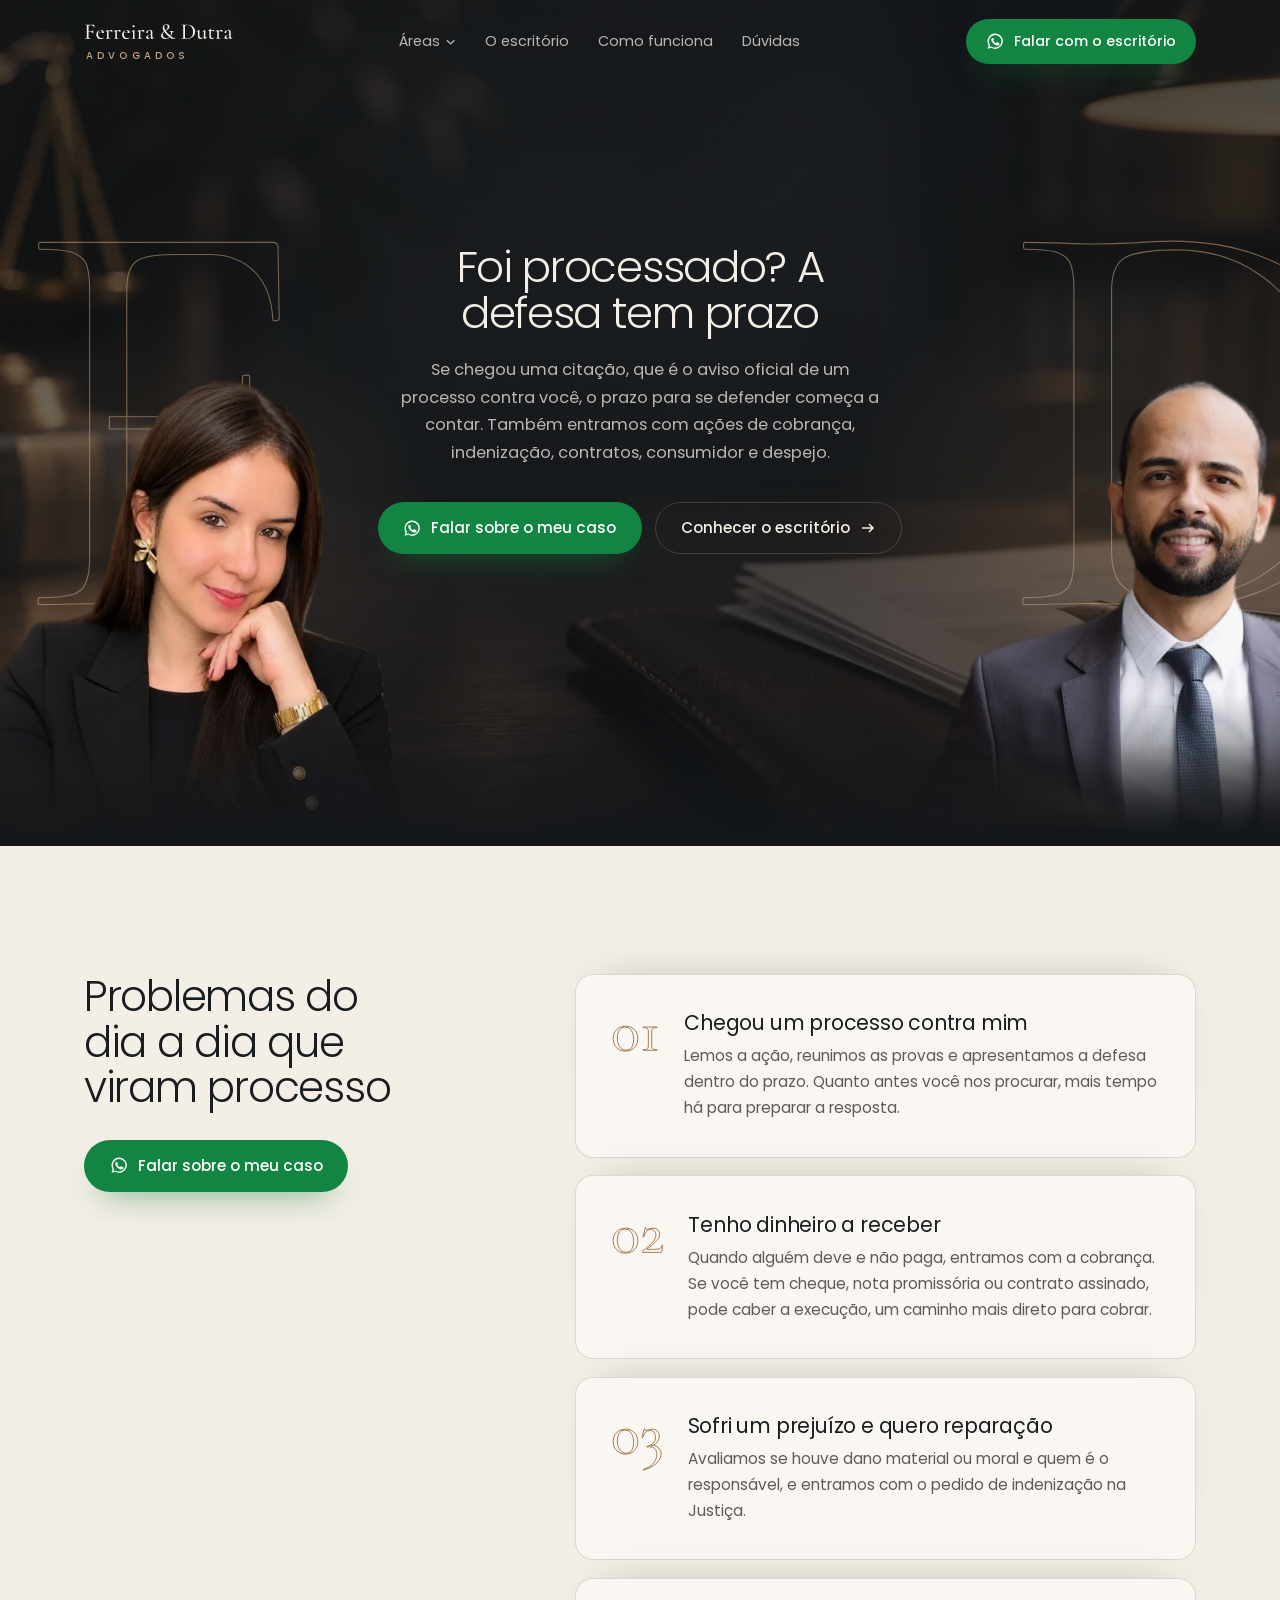
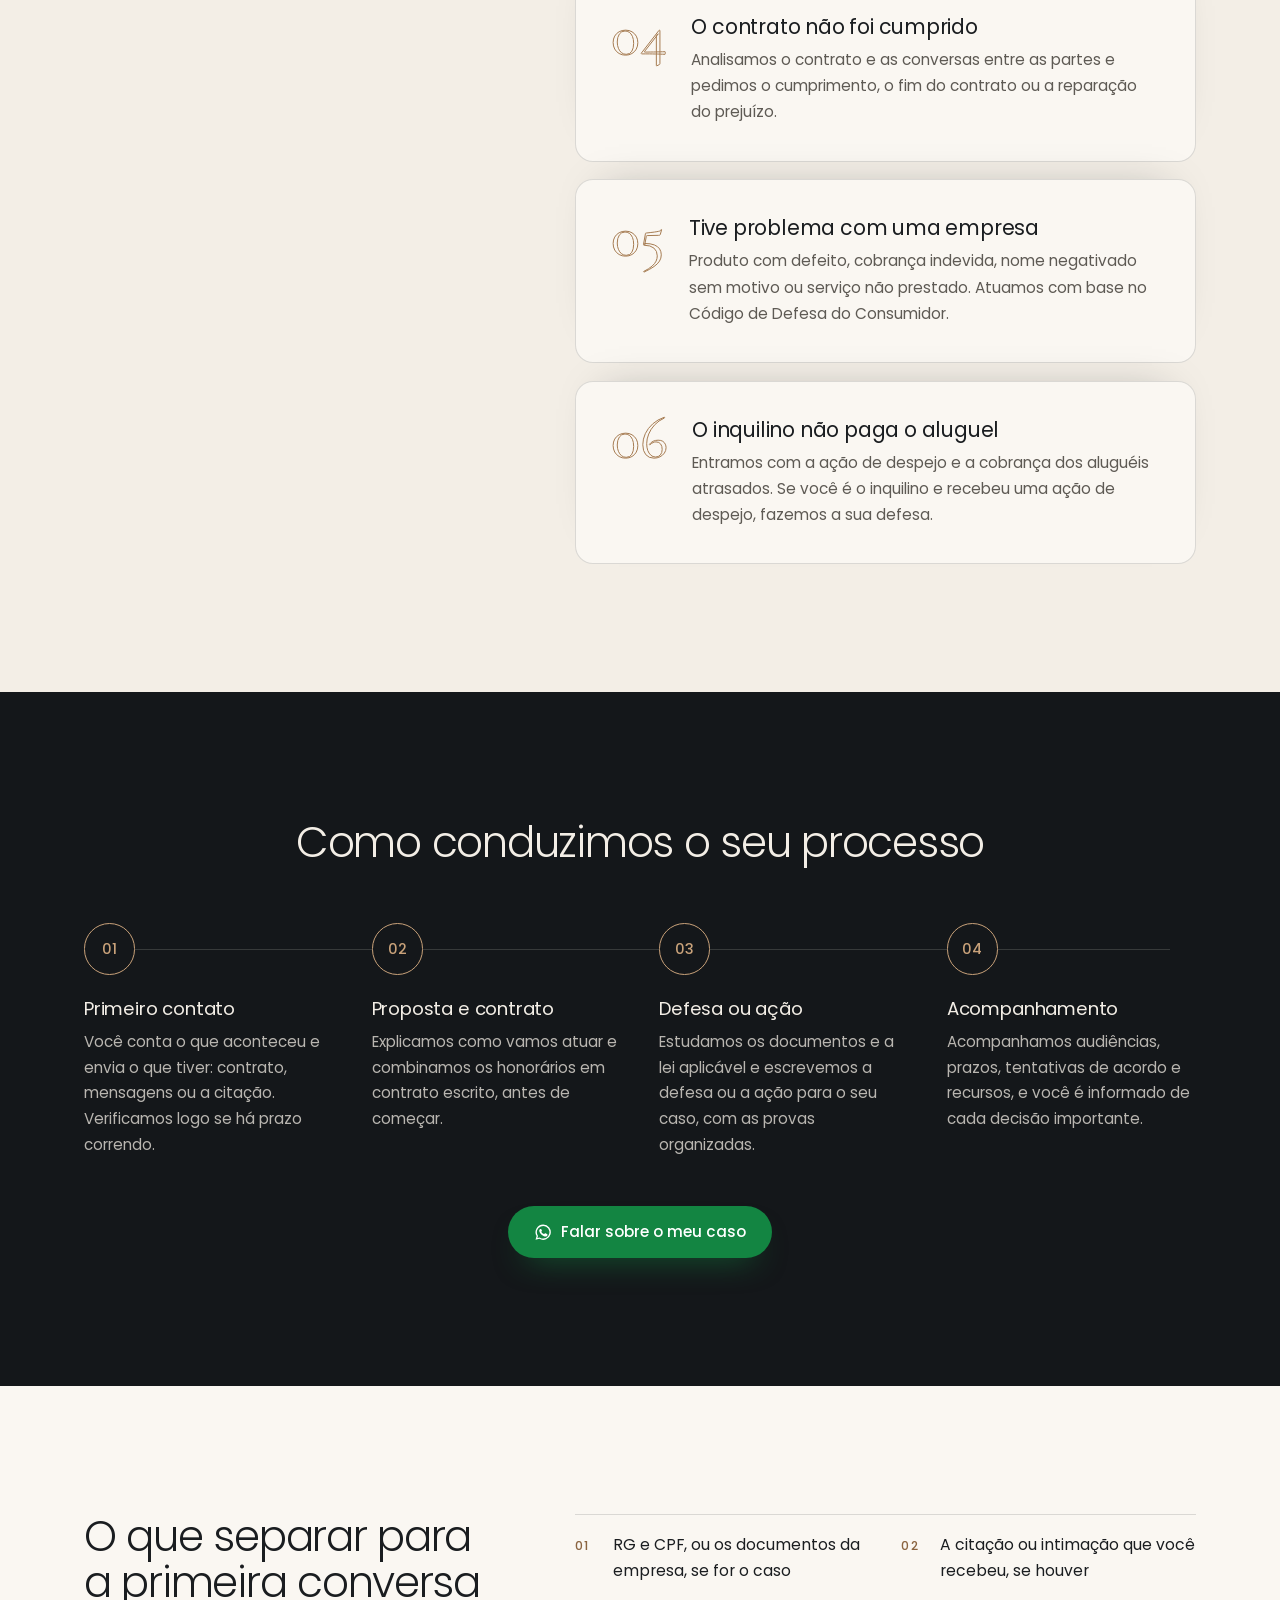
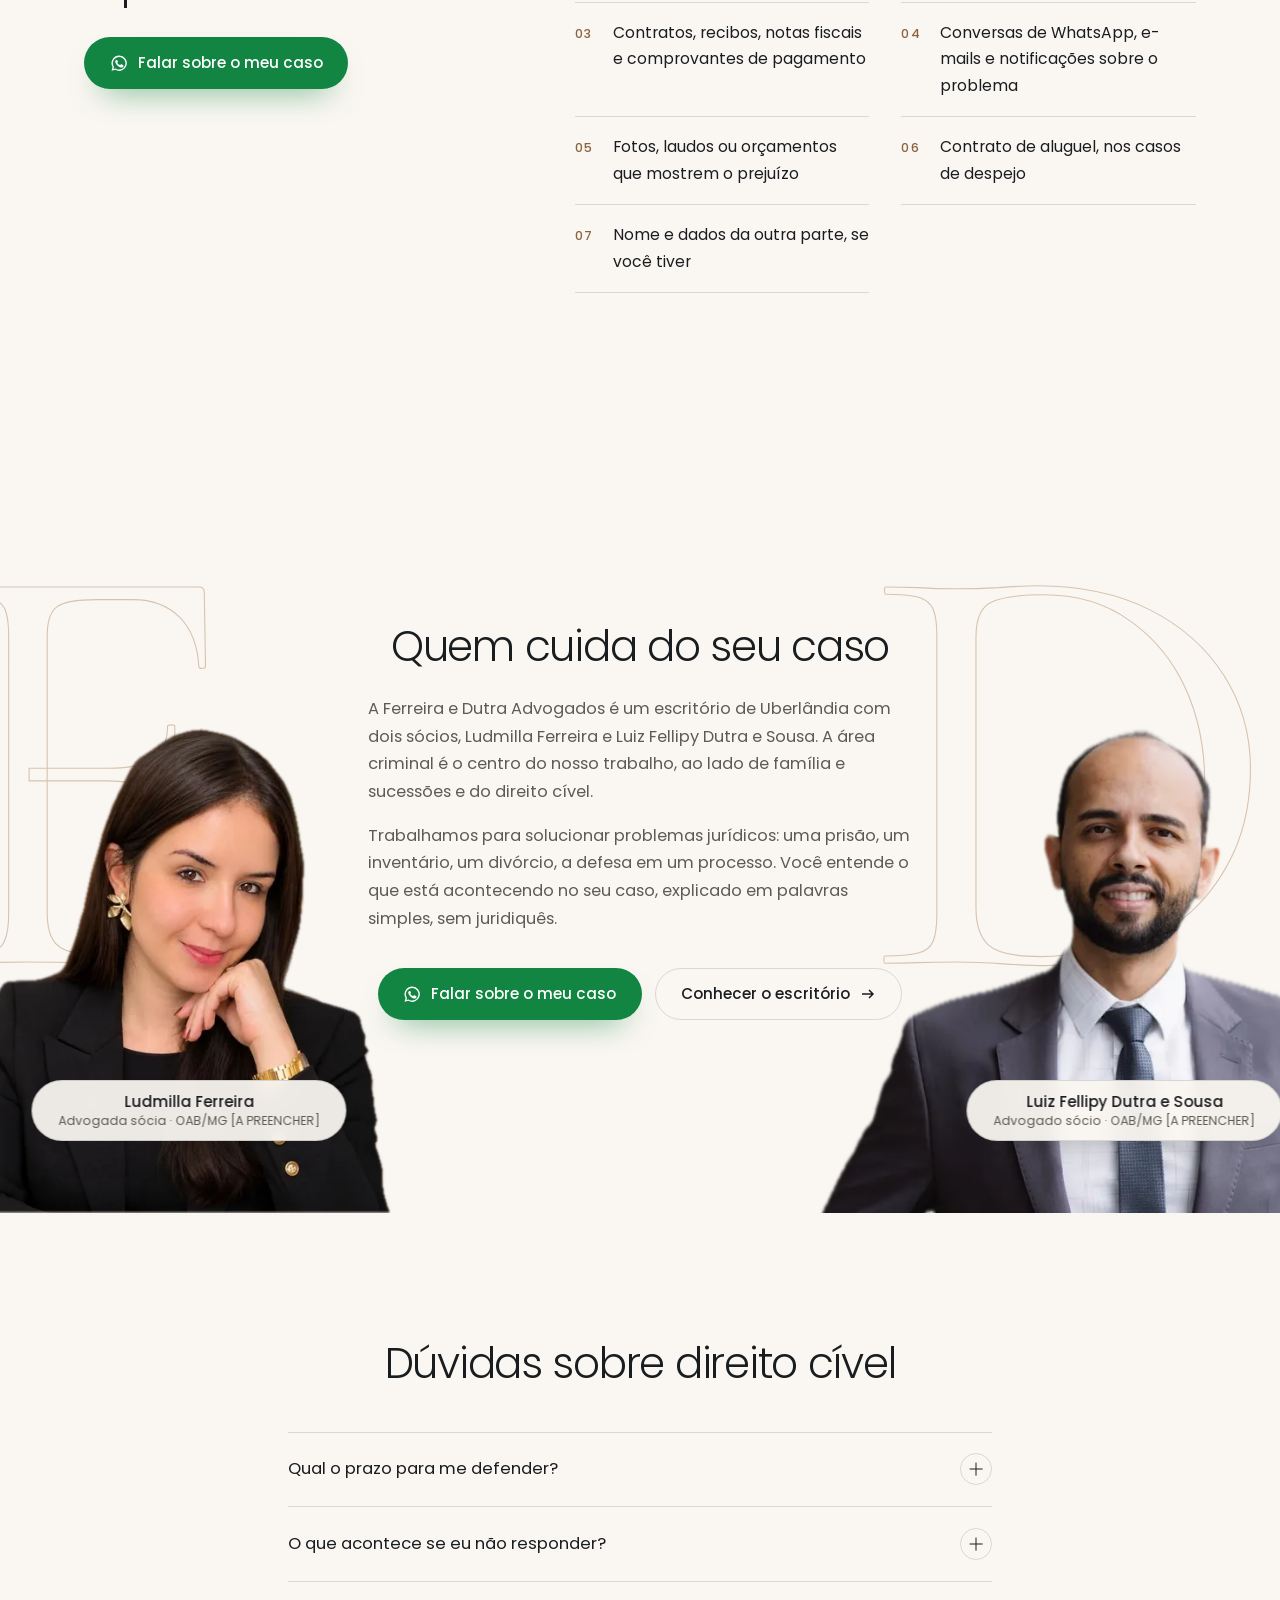
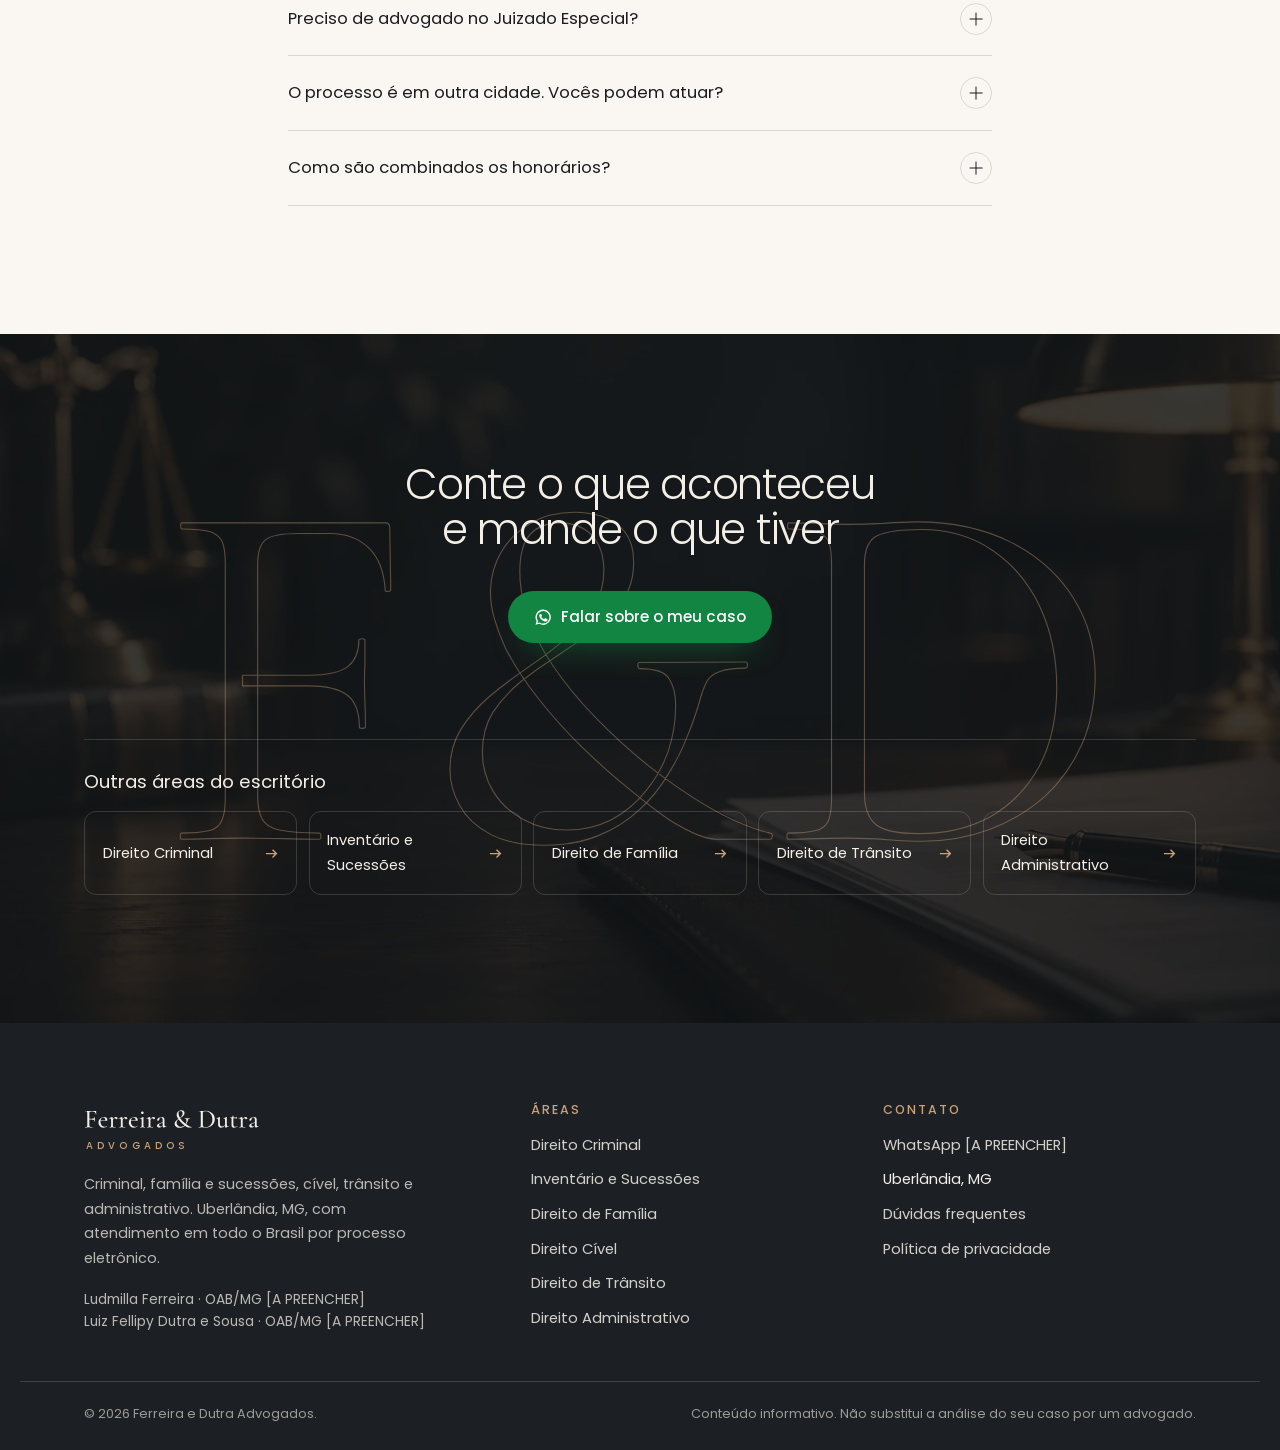
<file: civel.html>
<!doctype html>
<html lang="pt-BR">
<head>
<meta charset="utf-8">
<meta name="viewport" content="width=device-width,initial-scale=1,viewport-fit=cover">
<title>Advogado cível em Uberlândia | Ferreira e Dutra</title>
<meta name="description" content="Defesa em processos cíveis e ações de cobrança, indenização, contratos, direito do consumidor e despejo em Uberlândia. Fale com o escritório.">
<meta name="robots" content="noindex,nofollow">
<link rel="canonical" href="https://ferreiradutra.vercel.app/civel">
<meta name="theme-color" content="#14171A">
<meta property="og:type" content="website"><meta property="og:locale" content="pt_BR"><meta property="og:site_name" content="Ferreira e Dutra Advogados">
<meta property="og:title" content="Advogado cível em Uberlândia | Ferreira e Dutra"><meta property="og:description" content="Defesa em processos cíveis e ações de cobrança, indenização, contratos, direito do consumidor e despejo em Uberlândia. Fale com o escritório."><meta property="og:url" content="https://ferreiradutra.vercel.app/civel">
<meta property="og:image" content="https://ferreiradutra.vercel.app/assets/img/og-v1.jpg"><meta name="twitter:card" content="summary_large_image">
<link rel="icon" href="/assets/img/favicon-v1.svg" type="image/svg+xml"><link rel="icon" href="/assets/img/favicon-v1.png" type="image/png" sizes="64x64"><link rel="apple-touch-icon" href="/assets/img/apple-touch-icon.png">
<link rel="preload" href="/assets/fonts/poppins-300.woff2" as="font" type="font/woff2" crossorigin>
<link rel="preload" href="/assets/fonts/poppins-500.woff2" as="font" type="font/woff2" crossorigin>
<link rel="preload" as="image" imagesrcset="/assets/img/fotos/luiz-recorte-560.webp 444w, /assets/img/fotos/luiz-recorte-900.webp 714w" imagesizes="(max-width:1060px) 82vw, 44vw" fetchpriority="high">
<script>document.documentElement.classList.add('js')</script>
<style>@font-face{font-family:"Poppins";src:url(/assets/fonts/poppins-300.woff2) format("woff2");font-weight:300;font-display:swap}@font-face{font-family:"Poppins";src:url(/assets/fonts/poppins-400.woff2) format("woff2");font-weight:400;font-display:swap}@font-face{font-family:"Poppins";src:url(/assets/fonts/poppins-500.woff2) format("woff2");font-weight:500;font-display:swap}@font-face{font-family:"Sans Reserva";src:local("Arial");size-adjust:112.5%}:root{--grafite:#14171A;--grafite-2:#1C2024;--grafite-3:#272C31;--areia:#F3EEE6;--areia-2:#E9E1D4;--papel:#FAF7F2;--verde:#138542;--bronze:#8A6440;--bronze-2:#A67C52;--bronze-cl:#C9A27A;--tinta:#1A1D20;--muted:#5E5A54;--claro-2:rgba(243,238,230,.74);--linha:rgba(26,29,32,.14);--linha-c:rgba(243,238,230,.16);--r:18px;--maxw:1240px;--gutter:clamp(1.25rem,5vw,4rem);--sec:clamp(5rem,10vw,8.5rem);--t-hero:clamp(2.7rem,4.7vw,4.5rem);--t-h2:clamp(2rem,3.3vw,3.05rem);--ease:cubic-bezier(.22,.8,.2,1)}*,*::before,*::after{box-sizing:border-box}html{-webkit-text-size-adjust:100%;scroll-behavior:smooth;scroll-padding-top:5.5rem}body{margin:0;font:400 1.02rem/1.7 "Poppins","Sans Reserva",system-ui,sans-serif;color:var(--tinta);background:var(--papel);-webkit-font-smoothing:antialiased;overflow-x:clip}img,svg{display:block;max-width:100%}a{color:inherit;text-decoration:none}button{font:inherit;color:inherit;background:none;border:0;cursor:pointer;padding:0}h1,h2,h3,p,ul,ol,dl,dd,figure{margin:0}h1,h2{font-weight:300;line-height:1.08;letter-spacing:-.03em;text-wrap:balance}h3{font-weight:400;line-height:1.3;letter-spacing:-.01em}.wrap{width:100%;max-width:var(--maxw);margin-inline:auto;padding-inline:var(--gutter)}.sec{padding-block:var(--sec)}.escuro{background:var(--grafite);color:var(--areia)}.areia{background:var(--areia)}:focus-visible{outline:2px solid var(--bronze-2);outline-offset:3px;border-radius:6px}::selection{background:var(--bronze-cl);color:var(--grafite)}.so-leitor{position:absolute;width:1px;height:1px;overflow:hidden;clip:rect(0 0 0 0);white-space:nowrap}.ctas{display:flex;flex-wrap:wrap;gap:.8rem;align-items:center}.btn{position:relative;display:inline-flex;align-items:center;justify-content:center;gap:.6rem;min-height:3.25rem;padding:.85rem 1.6rem;border-radius:999px;font-weight:500;font-size:.95rem;line-height:1.2;white-space:nowrap;overflow:hidden;isolation:isolate;transition:transform .35s var(--ease),background-color .3s,color .3s,border-color .3s}.btn svg{width:1.15rem;height:1.15rem;flex:none}.btn--pri{background:var(--verde);color:#fff;box-shadow:0 16px 32px -18px rgba(19,133,66,.85)}.btn--pri::after{content:"";position:absolute;inset:0;z-index:-1;background:linear-gradient(110deg,transparent 30%,rgba(255,255,255,.28) 50%,transparent 70%);transform:translateX(-120%);transition:transform .9s var(--ease)}.btn--pri:hover{transform:translateY(-2px);background:#0F6F37}.btn--pri:hover::after{transform:translateX(120%)}.btn--linha{border:1px solid var(--linha);color:var(--tinta)}.btn--linha:hover{border-color:var(--tinta)}.escuro .btn--linha,.capa .btn--linha{border-color:var(--linha-c);color:var(--areia)}.escuro .btn--linha:hover,.capa .btn--linha:hover{border-color:var(--areia)}.btn--linha svg{width:1rem;height:1rem;transition:transform .35s var(--ease)}.btn--linha:hover svg{transform:translateX(3px)}.top{position:fixed;inset:0 0 auto;z-index:40;color:var(--areia);transition:background-color .4s,box-shadow .4s,backdrop-filter .4s}.top.solid{background:rgba(20,23,26,.86);backdrop-filter:blur(14px);-webkit-backdrop-filter:blur(14px);box-shadow:0 1px 0 var(--linha-c)}.top__in{display:flex;align-items:center;gap:2rem;height:5.2rem}.marca{display:flex;flex-direction:column;align-items:flex-start;gap:.15rem;flex:none}.marca__nome{height:1.7rem;width:auto;fill:currentColor}.marca span{font-size:.62rem;font-weight:500;letter-spacing:.42em;text-transform:uppercase;color:var(--bronze-cl);padding-left:.12rem}.nav{display:flex;align-items:center;gap:1.8rem;margin-inline:auto;font-size:.9rem;color:var(--claro-2)}.nav>a,.nav__bt{transition:color .3s}.nav>a:hover,.nav__bt:hover{color:var(--areia)}.nav__areas{position:relative}.nav__bt{display:inline-flex;align-items:center;gap:.35rem;color:var(--claro-2)}.nav__bt svg{width:.7rem;height:.7rem;transition:transform .3s}.nav__menu{position:absolute;left:50%;top:calc(100% + .9rem);width:17rem;padding:.6rem;border-radius:14px;background:var(--grafite-2);box-shadow:0 30px 60px -20px rgba(0,0,0,.6),0 0 0 1px var(--linha-c);opacity:0;visibility:hidden;transform:translate(-50%,-6px);transition:opacity .25s,transform .25s var(--ease),visibility .25s}.nav__menu::before{content:"";position:absolute;inset:-1rem 0 auto;height:1rem}.nav__areas:hover .nav__menu,.nav__areas:focus-within .nav__menu,.nav__areas.aberto .nav__menu{opacity:1;visibility:visible;transform:translate(-50%,0)}.nav__areas:hover .nav__bt svg,.nav__areas.aberto .nav__bt svg{transform:rotate(180deg)}.nav__menu a{display:flex;justify-content:space-between;align-items:center;padding:.65rem .8rem;border-radius:9px;color:var(--areia);transition:background-color .2s}.nav__menu a:hover,.nav__menu a[aria-current]{background:var(--grafite-3)}.nav__menu a i{font-style:normal;font-size:.75rem;color:var(--bronze-cl)}.top .btn{min-height:2.8rem;padding:.65rem 1.25rem;font-size:.88rem}.menu-bt{display:none;width:2.9rem;height:2.9rem;border-radius:50%;border:1px solid var(--linha-c);place-items:center;margin-left:auto}.menu-bt i{display:block;width:1.1rem;height:1px;background:currentColor;box-shadow:0 -5px 0 currentColor,0 5px 0 currentColor;transition:box-shadow .3s,transform .3s}.menu{position:fixed;inset:0;z-index:39;background:var(--grafite);color:var(--areia);padding:6.5rem var(--gutter) 2rem;display:flex;flex-direction:column;gap:2rem;overflow-y:auto;opacity:0;visibility:hidden;transition:opacity .35s,visibility .35s}.menu.aberto{opacity:1;visibility:visible}.menu nav{display:flex;flex-direction:column}.menu nav a{display:flex;justify-content:space-between;align-items:baseline;padding:.95rem 0;border-bottom:1px solid var(--linha-c);font-size:1.35rem;font-weight:300}.menu nav a i{font-style:normal;font-size:.8rem;color:var(--bronze-cl)}.menu__extra{display:flex;flex-direction:column;gap:.4rem;font-size:.95rem;color:var(--claro-2)}.menu-aberto .menu-bt i{box-shadow:none;transform:rotate(45deg)}.menu-aberto .menu-bt i::after{content:"";display:block;width:100%;height:1px;background:currentColor;transform:rotate(90deg)}.capa{position:relative;min-height:100svh;display:flex;align-items:center;overflow:hidden;isolation:isolate;text-align:center;background:radial-gradient(70% 60% at 50% 38%,#2B3035 0%,var(--grafite) 70%);color:var(--areia)}.capa::after{content:"";position:absolute;inset:auto 0 0;height:18%;z-index:1;background:linear-gradient(0deg,var(--grafite) 0%,rgba(20,23,26,0));pointer-events:none}.capa__fundo{position:absolute;inset:0;z-index:-1}.capa__fundo img{width:100%;height:100%;object-fit:cover;opacity:.62}.capa__fundo::after{content:"";position:absolute;inset:0;background:radial-gradient(52% 58% at 50% 42%,rgba(20,23,26,.72) 0%,rgba(20,23,26,.38) 100%),linear-gradient(180deg,rgba(20,23,26,.55) 0%,rgba(20,23,26,0) 30%)}.capa__palco{position:absolute;inset:0;z-index:0}.lado{position:absolute;bottom:0;height:min(52svh,32rem);display:flex;align-items:flex-end}.lado--l{right:calc(50% + 14.5rem)}.lado--r{left:calc(50% + 14.5rem)}.lado__foto{position:relative;z-index:2;height:100%;width:auto;max-width:none;-webkit-mask-image:linear-gradient(0deg,transparent 0,#000 22%);mask-image:linear-gradient(0deg,transparent 0,#000 22%)}.lado__luz{position:absolute;z-index:1;left:50%;top:38%;width:115%;aspect-ratio:1;transform:translate(-50%,-50%);border-radius:50%;background:radial-gradient(closest-side,rgba(201,162,122,.17),rgba(201,162,122,0))}.letra{position:absolute;z-index:0;height:150%;width:auto;top:-66%;overflow:visible}.lado--l .letra{left:50%;transform:translateX(-58%)}.lado--r .letra{left:50%;transform:translateX(-42%)}.letra path{fill:none;stroke:var(--bronze-cl);stroke-width:1.1px;vector-effect:non-scaling-stroke;opacity:.55;stroke-dasharray:1;stroke-dashoffset:1;animation:traco 3.4s var(--ease) .2s forwards}.lado--r .letra path{animation-delay:.5s}@keyframes traco{to{stroke-dashoffset:0}}.capa__txt{position:relative;z-index:3;max-width:calc(40rem + 2 * var(--gutter));margin-inline:auto;padding-block:6.5rem 12rem}.capa__marca{display:flex;flex-direction:column;align-items:center;gap:.7rem;margin-bottom:3.6rem}.capa__nome{height:clamp(2.3rem,3.6vw,3.3rem);width:auto;fill:var(--areia)}.capa__marca span{text-transform:uppercase;font-size:.72rem;font-weight:500;letter-spacing:.55em;padding-left:.55em;color:var(--bronze-cl)}.capa h1{font-size:clamp(2.6rem,4.3vw,4.3rem);line-height:1.05}.capa__txt>p{margin:1.3rem auto 0;font-size:clamp(1.02rem,1.2vw,1.14rem);color:var(--claro-2);max-width:30rem}.capa .ctas{margin-top:2.2rem;justify-content:center}.capa--area{min-height:94svh}.capa--area .capa__txt{max-width:calc(42rem + 2 * var(--gutter));padding-top:9rem}.capa--area h1{font-size:clamp(2.2rem,3.4vw,3.1rem)}.home .top:not(.solid) .marca{opacity:0;pointer-events:none}.top .marca{transition:opacity .4s}.seletor{background:var(--grafite);color:var(--areia);padding-block:0 clamp(3.5rem,7vw,5rem)}.seletor__in{display:grid;grid-template-columns:minmax(0,.7fr) minmax(0,2fr);gap:2rem;align-items:center;padding-top:2.2rem;border-top:1px solid var(--linha-c)}.seletor__h{font-size:clamp(1.3rem,2vw,1.7rem);font-weight:300;letter-spacing:-.02em;line-height:1.2}.seletor__grade{display:grid;grid-template-columns:repeat(3,1fr);gap:.6rem}.seletor a{display:flex;align-items:center;justify-content:space-between;gap:.8rem;padding:.9rem 1rem .9rem 1.1rem;border-radius:12px;border:1px solid var(--linha-c);font-size:.9rem;line-height:1.35;text-align:left;background:rgba(255,255,255,.02);transition:border-color .3s,background-color .3s}.seletor a svg{width:.95rem;height:.95rem;flex:none;color:var(--bronze-cl);transition:transform .35s var(--ease)}.seletor a:hover{border-color:var(--bronze-cl);background:rgba(201,162,122,.08)}.seletor a:hover svg{transform:translateX(3px)}.com-fundo,.final{position:relative;isolation:isolate;overflow:hidden}.sec__fundo{position:absolute;inset:0;z-index:-2}.sec__fundo img{width:100%;height:100%;object-fit:cover}.sec__fundo::after{content:"";position:absolute;inset:0;background:rgba(20,23,26,.8)}.manifesto-sec{clip-path:inset(0)}.sec__fundo--fixo{position:fixed}.manifesto-sec .sec__fundo::after{background:linear-gradient(180deg,rgba(20,23,26,.86) 0%,rgba(20,23,26,.7) 45%,rgba(20,23,26,.9) 100%)}.alcance-sec .sec__fundo::after{background:linear-gradient(90deg,rgba(20,23,26,.94) 0%,rgba(20,23,26,.7) 55%,rgba(20,23,26,.82) 100%)}.final .sec__fundo::after{background:rgba(20,23,26,.84)}.letreiro{position:absolute;overflow:visible;pointer-events:none}.letreiro path{fill:none;stroke:var(--bronze-cl);stroke-width:1.1px;vector-effect:non-scaling-stroke;opacity:.4;stroke-dasharray:1;stroke-dashoffset:1}.indice-cab{display:flex;justify-content:space-between;align-items:end;gap:2rem;margin-bottom:clamp(2.4rem,5vw,3.6rem)}.indice-cab h2{font-size:var(--t-h2);max-width:34rem}.indice{margin:0;padding:0;list-style:none;border-top:1px solid var(--linha)}.indice a{position:relative;display:grid;grid-template-columns:3.6rem minmax(0,1fr) minmax(0,1.15fr) 3.4rem;align-items:center;gap:1.5rem;padding:1.7rem .4rem;border-bottom:1px solid var(--linha);isolation:isolate}.indice a::before{content:"";position:absolute;inset:0;z-index:-1;background:var(--grafite);transform:scaleY(0);transform-origin:bottom;transition:transform .55s var(--ease)}.indice__n{font-size:.82rem;font-weight:500;letter-spacing:.12em;color:var(--bronze);transition:color .4s}.indice__nome{font-size:clamp(1.6rem,2.7vw,2.4rem);font-weight:300;letter-spacing:-.02em;line-height:1.1;transition:color .4s,transform .55s var(--ease)}.indice__txt{color:var(--muted);font-size:.96rem;transition:color .4s}.indice__seta{width:3.2rem;height:3.2rem;border-radius:50%;border:1px solid var(--linha);display:grid;place-items:center;transition:border-color .4s,background-color .4s,color .4s,transform .55s var(--ease)}.indice__seta svg{width:1.1rem;height:1.1rem}.indice a:hover::before,.indice a:focus-visible::before{transform:scaleY(1);transform-origin:top}.indice a:hover .indice__nome{color:var(--areia);transform:translateX(.6rem)}.indice a:hover .indice__txt{color:var(--claro-2)}.indice a:hover .indice__n{color:var(--bronze-cl)}.indice a:hover .indice__seta{border-color:var(--bronze-cl);background:var(--bronze-cl);color:var(--grafite);transform:rotate(-45deg)}.manifesto{font-size:clamp(1.6rem,3.1vw,2.75rem);font-weight:300;line-height:1.3;letter-spacing:-.02em;max-width:58rem}.manifesto span{opacity:.38;transition:opacity .45s}.manifesto span.on{opacity:1}.manifesto-sec .ctas{margin-top:2.4rem}.difs{display:grid;grid-template-columns:repeat(5,1fr);gap:clamp(1rem,2.4vw,2rem);margin:clamp(4rem,8vw,6rem) 0 0;padding:0;list-style:none}.dif{padding-top:1.4rem;border-top:1px solid var(--linha-c)}.dif svg{height:3.2rem;width:auto;margin-bottom:1.3rem;overflow:visible}.dif svg path{fill:none;stroke:var(--bronze-cl);stroke-width:1px;vector-effect:non-scaling-stroke;stroke-dasharray:1;stroke-dashoffset:1}.dif.in svg path{animation:traco 2.2s var(--ease) forwards}.dif h3{font-size:1.08rem;color:var(--areia)}.dif p{margin-top:.5rem;font-size:.92rem;color:var(--claro-2)}.equipe{position:relative;overflow:hidden;isolation:isolate;min-height:min(88svh,50rem);display:flex;align-items:center;background:var(--papel);padding-block:clamp(4.5rem,9svh,6rem) clamp(3.5rem,8svh,5.5rem)}.equipe__txt{position:relative;z-index:2;text-align:center;max-width:calc(36rem + 2 * var(--gutter))}.equipe h2{font-size:var(--t-h2);white-space:nowrap}.equipe__p{text-align:left;max-width:34rem;margin:1.6rem auto 0;color:var(--muted)}.equipe__p p+p{margin-top:1rem}.equipe .ctas{justify-content:center;margin-top:2.2rem}.equipe__palco{position:absolute;inset:0;z-index:1;pointer-events:none}.eq{position:absolute;bottom:0;margin:0;height:min(54svh,31rem);display:flex;align-items:flex-end}.eq--l{right:calc(50% + 15.5rem)}.eq--r{left:calc(50% + 10rem)}.eq--r .letra{left:4rem}.eq__foto{position:relative;z-index:1;height:100%;width:auto;max-width:none}.eq .letra path{stroke:var(--bronze-2);opacity:.42;animation:none}.equipe.in .eq .letra path{animation:traco 3.2s var(--ease) .2s forwards}.eq__nome{position:absolute;z-index:2;left:50%;bottom:clamp(3.2rem,8svh,4.6rem);transform:translateX(-50%);display:flex;flex-direction:column;align-items:center;padding:.7rem 1.6rem;border-radius:999px;background:rgba(250,247,242,.94);border:1px solid var(--linha);box-shadow:0 18px 36px -20px rgba(26,29,32,.45);-webkit-backdrop-filter:blur(8px);backdrop-filter:blur(8px);text-align:center;white-space:nowrap;line-height:1.35}.eq__nome b{font-weight:500;font-size:.95rem;color:var(--tinta)}.eq__nome span{font-size:.76rem;color:var(--muted)}.eq--l .eq__nome{left:56%}.eq--r .eq__nome{left:52%}.cab-centro{font-size:var(--t-h2);text-align:center;margin:0 auto clamp(2.4rem,5vw,3.6rem)}.fim-centro{justify-content:center;margin-top:clamp(2.2rem,4vw,3rem)}@media (min-width:861px){.cab-centro{white-space:nowrap}}.areas-sec{padding-block:clamp(3.5rem,8svh,5.5rem)}.areas-sec .cab-centro{margin-bottom:clamp(1.6rem,3.5svh,2.4rem)}.areas-sec .indice a{padding:clamp(.7rem,1.6svh,1.05rem) .4rem}.areas-sec .indice__nome{font-size:clamp(1.4rem,2.2vw,1.95rem)}.areas-sec .indice__txt{font-size:.9rem;line-height:1.55}.areas-sec .indice__seta{width:2.7rem;height:2.7rem}.areas-sec .fim-centro{margin-top:clamp(1.6rem,3.5svh,2.4rem)}.passos-cab{display:flex;justify-content:space-between;align-items:end;gap:2rem;margin-bottom:clamp(2.8rem,6vw,4rem)}.passos-cab h2{font-size:var(--t-h2);max-width:32rem}.passos{position:relative;display:grid;grid-template-columns:repeat(4,1fr);gap:clamp(1.2rem,3vw,2.4rem);margin:0;padding:0;list-style:none}.passos::before,.passos__linha{content:"";position:absolute;left:1.6rem;right:1.6rem;top:1.6rem;height:1px;background:var(--linha)}.passos__linha{background:var(--bronze-2);transform:scaleX(var(--p,0));transform-origin:left;transition:transform .15s linear}.escuro .passos::before{background:var(--linha-c)}.escuro .passos__linha{background:var(--bronze-cl)}.passo b{position:relative;display:grid;place-items:center;width:3.2rem;height:3.2rem;border-radius:50%;background:var(--papel);border:1px solid var(--bronze-2);color:var(--bronze);font-weight:500;font-size:.9rem;margin-bottom:1.4rem}.areia .passo b{background:var(--areia)}.escuro .passo b{background:var(--grafite);border-color:var(--bronze-cl);color:var(--bronze-cl)}.passo h3{font-size:1.14rem}.passo p{margin-top:.5rem;color:var(--muted);font-size:.95rem}.escuro .passo p{color:var(--claro-2)}.alcance{display:grid;grid-template-columns:minmax(0,1fr) minmax(0,1fr);gap:clamp(2rem,6vw,5rem);align-items:center}.alcance h2{font-size:var(--t-h2)}.alcance p{margin-top:1.2rem;color:var(--claro-2)}.alcance .ctas{margin-top:2.2rem}.mapa{width:100%;max-width:34rem;margin-inline:auto;overflow:visible}.mapa__pais{fill:rgba(201,162,122,.05);stroke:var(--bronze-cl);stroke-width:1.2;stroke-linejoin:round;stroke-dasharray:1;stroke-dashoffset:1}.mapa__arco{fill:none;stroke:var(--bronze-cl);stroke-width:1;opacity:.55;stroke-dasharray:1;stroke-dashoffset:1}.mapa__cap{fill:var(--bronze-cl);opacity:0}.mapa__udi{fill:var(--areia)}.mapa__onda{fill:none;stroke:var(--areia);stroke-width:1;transform-box:fill-box;transform-origin:center;opacity:0}.mapa__nome{font:500 15px "Poppins","Sans Reserva",sans-serif;fill:var(--areia)}.mapa.ver .mapa__pais{animation:traco 2.6s var(--ease) forwards}.mapa.ver .mapa__arco{animation:traco 1.4s var(--ease) var(--d) forwards}.mapa.ver .mapa__cap{animation:aparece .5s var(--ease) var(--d) forwards}.mapa.ver .mapa__onda{animation:onda 2.8s ease-out 1s infinite}.mapa.ver .mapa__onda--2{animation-delay:2.4s}@keyframes aparece{to{opacity:.9}}@keyframes onda{0%{opacity:.7;transform:scale(1)}100%{opacity:0;transform:scale(4.2)}}.sit{display:grid;grid-template-columns:minmax(0,.8fr) minmax(0,1.2fr);gap:clamp(2rem,6vw,5rem);align-items:start}.sit__cab{position:sticky;top:7.5rem;display:flex;flex-direction:column;align-items:flex-start;gap:1.8rem}.sit__cab h2{font-size:var(--t-h2)}.cartoes{display:flex;flex-direction:column;gap:1.1rem;margin:0;padding:0;list-style:none}.cartao{position:sticky;top:calc(7.5rem + var(--i) * .9rem);display:grid;grid-template-columns:auto 1fr;gap:.4rem 1.5rem;padding:clamp(1.5rem,3vw,2.2rem);border-radius:var(--r);background:var(--papel);border:1px solid var(--linha);box-shadow:0 -16px 40px -30px rgba(26,29,32,.35)}.cartao svg{grid-row:span 2;height:2.6rem;width:auto;overflow:visible}.cartao svg path{fill:none;stroke:var(--bronze-2);stroke-width:1px;vector-effect:non-scaling-stroke}.cartao h3{font-size:clamp(1.1rem,1.6vw,1.3rem);align-self:end}.cartao p{color:var(--muted);font-size:.96rem}.docs{display:grid;grid-template-columns:minmax(0,.8fr) minmax(0,1.2fr);gap:clamp(2rem,6vw,5rem);align-items:start}.docs h2{font-size:var(--t-h2)}.docs .ctas{margin-top:2rem}.docs__lista{display:grid;grid-template-columns:1fr 1fr;column-gap:2rem;margin:0;padding:0;list-style:none;border-top:1px solid var(--linha);counter-reset:d}.docs__lista li{display:grid;grid-template-columns:2.4rem 1fr;padding:1.05rem 0;border-bottom:1px solid var(--linha);counter-increment:d;font-size:.98rem}.docs__lista li::before{content:counter(d,decimal-leading-zero);font-size:.78rem;font-weight:500;letter-spacing:.1em;color:var(--bronze);padding-top:.2rem}.faq{max-width:52rem;margin-inline:auto}.faq .cab-centro{margin-bottom:clamp(1.8rem,4vw,2.8rem)}.faq__item{border-bottom:1px solid var(--linha)}.faq__item:first-child{border-top:1px solid var(--linha)}.faq__item summary{display:flex;justify-content:space-between;align-items:center;gap:1rem;padding:1.3rem 0;cursor:pointer;list-style:none;font-size:1.04rem}.faq__item summary::-webkit-details-marker{display:none}.faq__item summary i{position:relative;flex:none;width:2rem;height:2rem;border-radius:50%;border:1px solid var(--linha);transition:transform .4s var(--ease),background-color .3s,border-color .3s}.faq__item summary i::before,.faq__item summary i::after{content:"";position:absolute;left:50%;top:50%;width:.8rem;height:1px;background:currentColor;transform:translate(-50%,-50%)}.faq__item summary i::after{transform:translate(-50%,-50%) rotate(90deg)}.faq__item[open] summary i{transform:rotate(45deg);background:var(--bronze);border-color:var(--bronze);color:#fff}.faq__item p{padding:0 3rem 1.4rem 0;color:var(--muted)}.final{position:relative;overflow:hidden;isolation:isolate;text-align:center}.final .letreiro{left:50%;top:50%;width:min(92vw,60rem);height:auto;transform:translate(-50%,-50%);z-index:-1}.final.in .letreiro path{animation:traco 3.2s var(--ease) forwards}.final h2{font-size:var(--t-h2);max-width:44rem;margin-inline:auto}.final p{margin:1.2rem auto 0;max-width:38rem;color:var(--claro-2)}.final .ctas{justify-content:center;margin-top:2.4rem}.outras{margin-top:clamp(4rem,8vw,6rem);padding-top:2rem;border-top:1px solid var(--linha-c);text-align:left}.outras h2{font-size:1.15rem;font-weight:400;letter-spacing:0;margin:0 0 1.2rem;max-width:none}.outras__lista{display:grid;grid-template-columns:repeat(5,1fr);gap:.7rem}.outras__lista a{display:flex;justify-content:space-between;align-items:center;gap:.6rem;padding:1rem 1.1rem;border-radius:12px;border:1px solid var(--linha-c);font-size:.92rem;transition:border-color .3s,background-color .3s}.outras__lista a:hover{border-color:var(--bronze-cl);background:rgba(201,162,122,.08)}.outras__lista svg{width:.95rem;height:.95rem;color:var(--bronze-cl);flex:none}.rod{background:var(--grafite-2);color:var(--areia);padding-block:clamp(3.5rem,7vw,5rem) 1.6rem}.rod__in{display:grid;grid-template-columns:1.3fr 1fr 1fr;gap:2.5rem}.rod .marca__nome{height:2rem}.rod__marca p{margin-top:1.1rem;font-size:.9rem;color:var(--claro-2);max-width:22rem}.rod__marca ul{margin:1.2rem 0 0;padding:0;list-style:none;font-size:.86rem;color:var(--claro-2);line-height:1.6}.rod__col h2{font-size:.78rem;font-weight:500;letter-spacing:.16em;text-transform:uppercase;color:var(--bronze-cl);margin-bottom:1rem}.rod__col ul{margin:0;padding:0;list-style:none;display:flex;flex-direction:column;gap:.6rem;font-size:.92rem}.rod__col a{color:rgba(243,238,230,.85);transition:color .3s}.rod__col a:hover{color:var(--bronze-cl)}.rod__fim{margin-top:3rem;padding-top:1.3rem;border-top:1px solid var(--linha-c);font-size:.8rem;color:rgba(243,238,230,.6);display:flex;justify-content:space-between;gap:1rem;flex-wrap:wrap}.zap{position:fixed;right:1.1rem;bottom:1.1rem;z-index:50;display:grid;place-items:center;width:3.6rem;height:3.6rem;border-radius:50%;background:#1FAF5A;color:#fff;box-shadow:0 16px 34px -14px rgba(0,0,0,.45);transition:transform .35s var(--ease)}.zap svg{width:1.9rem;height:1.9rem}.zap:hover{transform:translateY(-2px)}.js .zap{opacity:0;transform:translateY(12px);pointer-events:none;transition:opacity .4s var(--ease),transform .4s var(--ease)}.js .zap.ver{opacity:1;transform:none;pointer-events:auto}.texto-pag{padding-top:9rem}.texto{max-width:46rem}.texto h1{font-size:var(--t-h2)}.texto h2{font-size:1.35rem;margin:2.2rem 0 .6rem;font-weight:400;letter-spacing:-.01em}.texto p{color:var(--muted)}.obrigado{min-height:100svh;display:grid;place-items:center;text-align:center;padding:2rem;background:var(--grafite);color:var(--areia)}.obrigado .marca__nome{height:2.2rem;margin:0 auto}.obrigado h1{margin-top:2rem;font-size:clamp(1.8rem,4vw,2.8rem)}.obrigado p{margin-top:.8rem;color:var(--claro-2)}.gira{width:2.6rem;height:2.6rem;margin:2rem auto;border-radius:50%;border:1.5px solid var(--linha-c);border-top-color:var(--bronze-cl);animation:gira 1s linear infinite}@keyframes gira{to{transform:rotate(360deg)}}.obrigado .ctas{justify-content:center}.js .rv{opacity:0;transform:translate3d(0,26px,0);transition:opacity .9s var(--ease),transform 1.1s var(--ease)}.js .rv.in{opacity:1;transform:none}.js .rv[data-d="1"]{transition-delay:.08s}.js .rv[data-d="2"]{transition-delay:.16s}.js .rv[data-d="3"]{transition-delay:.24s}.js .rv[data-d="4"]{transition-delay:.32s}@media (max-width:1060px){.nav,.top .btn{display:none}.menu-bt{display:grid}.difs{grid-template-columns:repeat(3,1fr);row-gap:2.6rem}.capa{flex-direction:column;align-items:stretch;min-height:0}.capa__txt{order:-1;padding-block:7rem 0;max-width:calc(34rem + 2 * var(--gutter))}.capa__palco{position:relative;inset:auto;height:min(64vw,25rem);margin-top:3.5rem}.lado{height:100%}.lado--l{right:46%}.lado--r{left:46%;z-index:1}.letra{height:125%;top:-32%}.seletor__grade{grid-template-columns:1fr 1fr}.equipe{flex-direction:column;align-items:stretch;min-height:0;padding-bottom:0}.sec__fundo--fixo{position:absolute}.manifesto-sec{clip-path:none}.alcance-sec .sec__fundo::after{background:linear-gradient(180deg,rgba(20,23,26,.9) 0%,rgba(20,23,26,.72) 60%,rgba(20,23,26,.86) 100%)}.equipe__palco{position:relative;inset:auto;height:min(68vw,26rem);margin-top:3rem}.eq{height:100%}.eq--l{right:47%}.eq--r{left:45%}.eq--r .letra{left:0}.outras__lista{grid-template-columns:repeat(3,1fr)}}@media (max-width:860px){.alcance,.sit,.docs{grid-template-columns:1fr}.sit__cab{position:relative;top:0}.indice a{grid-template-columns:2.6rem minmax(0,1fr) 3rem;row-gap:.3rem}.indice__txt{grid-column:2;grid-row:2}.indice__seta{grid-row:1 / span 2;grid-column:3}.passos{grid-template-columns:1fr 1fr;row-gap:2.6rem}.passos::before,.passos__linha{display:none}.rod__in{grid-template-columns:1fr 1fr}.rod__marca{grid-column:1 / -1}}@media (max-width:760px){.top__in{height:4.6rem}.marca__nome{height:1.45rem}.seletor__in{grid-template-columns:1fr;text-align:center}.seletor__grade{grid-template-columns:1fr}.ctas{justify-content:center}.indice-cab,.passos-cab{flex-direction:column;align-items:center;text-align:center}.alcance__txt,.sit__cab,.docs__cab,.manifesto-sec .wrap{text-align:center;align-items:center}.equipe h2{white-space:normal}.equipe__p{text-align:center}.eq__nome{bottom:.9rem;padding:.5rem 1rem;white-space:normal;width:max-content;max-width:44vw}.eq__nome b{font-size:.76rem;line-height:1.25}.eq__nome span{display:none}.eq--r .eq__nome{left:30%}.manifesto{margin-inline:auto}.difs{grid-template-columns:1fr 1fr;text-align:center}.dif svg{margin-inline:auto}.dif:last-child{grid-column:1 / -1}.passos{grid-template-columns:1fr;text-align:center}.passo b{margin-inline:auto}.indice a{padding:1.3rem .2rem;gap:1rem}.indice__nome{font-size:1.5rem}.indice__seta{width:2.6rem;height:2.6rem}.cartao{grid-template-columns:1fr;text-align:center;top:calc(5.8rem + var(--i) * .7rem)}.cartao svg{grid-row:auto;margin:0 auto .6rem}.docs__lista{grid-template-columns:1fr;text-align:left}.faq__item p{padding-right:0}.outras__lista{grid-template-columns:1fr 1fr}.rod__in{grid-template-columns:1fr;text-align:center}.rod .marca{align-items:center}.rod__marca p,.rod__marca ul{margin-inline:auto}.rod__fim{justify-content:center;text-align:center}.btn{padding-inline:1.3rem}}@media (max-width:359px){.btn{white-space:normal}}@media (prefers-reduced-motion:reduce){*,*::before,*::after{animation-duration:.01ms!important;animation-iteration-count:1!important;transition-duration:.01ms!important}.js .rv{opacity:1;transform:none}.manifesto span{opacity:1}}@media (max-width:600px){.ctas{display:grid;grid-template-columns:minmax(0,max-content);width:fit-content;max-width:100%;margin-inline:auto}.ctas>*{width:100%;justify-content:center;text-align:center}}</style>
<script type="application/ld+json">{"@context":"https://schema.org","@graph":[{"@type":"LegalService","@id":"https://ferreiradutra.vercel.app/#escritorio","name":"Ferreira e Dutra Advogados","url":"https://ferreiradutra.vercel.app/","image":"https://ferreiradutra.vercel.app/assets/img/og-v1.jpg","areaServed":"BR","address":{"@type":"PostalAddress","addressLocality":"Uberlândia","addressRegion":"MG","addressCountry":"BR"},"knowsAbout":["Direito Criminal","Inventário e Sucessões","Direito de Família","Direito Cível","Direito de Trânsito","Direito Administrativo"],"employee":[{"@type":"Person","name":"Ludmilla Ferreira","jobTitle":"Advogada sócia"},{"@type":"Person","name":"Luiz Fellipy Dutra e Sousa","jobTitle":"Advogado sócio"}]},{"@type":"Service","name":"Direito Cível","serviceType":"Direito Cível","provider":{"@id":"https://ferreiradutra.vercel.app/#escritorio"},"areaServed":"BR","url":"https://ferreiradutra.vercel.app/civel","description":"Defesa em processos cíveis e ações de cobrança, indenização, contratos, direito do consumidor e despejo em Uberlândia. Fale com o escritório."},{"@type":"BreadcrumbList","itemListElement":[{"@type":"ListItem","position":1,"name":"Início","item":"https://ferreiradutra.vercel.app/"},{"@type":"ListItem","position":2,"name":"Direito Cível","item":"https://ferreiradutra.vercel.app/civel"}]},{"@type":"FAQPage","mainEntity":[{"@type":"Question","name":"Qual o prazo para me defender?","acceptedAnswer":{"@type":"Answer","text":"Na Justiça comum, em regra, são 15 dias úteis, contados conforme a forma da citação. No Juizado Especial, a defesa costuma ser apresentada até a audiência. Por isso, procure o escritório assim que receber a citação."}},{"@type":"Question","name":"O que acontece se eu não responder?","acceptedAnswer":{"@type":"Answer","text":"O processo segue sem a sua versão, e o juiz pode considerar verdadeiros os fatos contados pela outra parte. É o que se chama de revelia."}},{"@type":"Question","name":"Preciso de advogado no Juizado Especial?","acceptedAnswer":{"@type":"Answer","text":"Em causas de até 20 salários mínimos, a lei não exige advogado no Juizado Especial Cível. Ainda assim, a defesa técnica ajuda a não perder prazos nem provas."}},{"@type":"Question","name":"O processo é em outra cidade. Vocês podem atuar?","acceptedAnswer":{"@type":"Answer","text":"Sim. Quando o processo é eletrônico, atuamos em qualquer lugar do Brasil e conversamos com você a distância. Se algum ato exigir presença, avisamos antes de começar."}},{"@type":"Question","name":"Como são combinados os honorários?","acceptedAnswer":{"@type":"Answer","text":"Depois de entender o caso, apresentamos a proposta por escrito. O contrato descreve o que está incluído, como a defesa, as audiências e eventuais recursos."}}]}]}</script>
</head>
<body class="area area--civel">
<svg width="0" height="0" style="position:absolute" aria-hidden="true"><defs><path id="fd-nome" d="M39 0Q37 0 37 -6Q37 -12 39 -12Q76 -12 94 -17Q111 -22 117 -37Q124 -52 124 -81V-544Q124 -573 118 -588Q112 -602 95 -608Q77 -613 43 -613Q40 -613 40 -619Q40 -625 43 -625H451Q461 -625 461 -616L463 -490Q463 -487 457 -487Q452 -486 451 -489Q444 -544 412 -573Q380 -601 328 -601H277Q233 -601 218 -589Q203 -577 203 -543V-85Q203 -55 211 -40Q219 -24 244 -18Q270 -12 320 -12Q322 -12 322 -6Q322 0 320 0Q287 0 248 -1Q210 -2 162 -2Q128 -2 96 -1Q64 0 39 0ZM401 -218Q401 -261 375 -281Q349 -302 292 -302H165V-325H295Q350 -325 375 -343Q400 -361 400 -397Q400 -399 406 -399Q412 -399 412 -397Q412 -366 411 -349Q411 -332 411 -313Q411 -290 412 -267Q413 -244 413 -218Q413 -216 407 -216Q401 -216 401 -218Z M737 12Q675 12 633 -15Q591 -43 569 -87Q548 -131 548 -181Q548 -241 576 -289Q605 -338 654 -366Q703 -395 763 -395Q821 -395 853 -366Q884 -337 884 -281Q884 -268 882 -260Q879 -253 872 -253H803Q807 -313 788 -344Q768 -375 729 -375Q680 -375 652 -333Q625 -291 625 -220Q625 -163 643 -120Q661 -76 696 -52Q731 -28 781 -28Q814 -28 835 -37Q857 -46 880 -59Q882 -61 885 -57Q889 -52 887 -49Q851 -16 814 -2Q777 12 737 12ZM602 -252 601 -267 825 -271V-253Z M1073 -271 1067 -282Q1105 -328 1130 -352Q1155 -376 1173 -386Q1191 -395 1207 -395Q1228 -395 1249 -382Q1270 -369 1270 -349Q1270 -334 1260 -324Q1250 -313 1233 -313Q1217 -313 1207 -322Q1198 -331 1188 -339Q1179 -348 1163 -348Q1155 -348 1145 -343Q1135 -338 1119 -321Q1102 -305 1073 -271ZM967 0Q964 0 964 -6Q964 -12 967 -12Q1003 -12 1015 -26Q1026 -39 1026 -81V-276Q1026 -308 1019 -323Q1011 -338 993 -338Q983 -338 970 -335Q957 -331 940 -324Q936 -322 934 -328Q932 -333 935 -335L1058 -394Q1062 -395 1064 -395Q1073 -395 1084 -373Q1095 -351 1095 -310V-81Q1095 -53 1102 -38Q1110 -23 1130 -17Q1151 -12 1190 -12Q1193 -12 1193 -6Q1193 0 1190 0Q1164 0 1131 -1Q1098 -2 1061 -2Q1034 -2 1010 -1Q985 0 967 0Z M1442 -271 1436 -282Q1474 -328 1499 -352Q1524 -376 1542 -386Q1560 -395 1576 -395Q1597 -395 1618 -382Q1639 -369 1639 -349Q1639 -334 1629 -324Q1619 -313 1602 -313Q1586 -313 1576 -322Q1567 -331 1557 -339Q1548 -348 1532 -348Q1524 -348 1514 -343Q1504 -338 1488 -321Q1471 -305 1442 -271ZM1336 0Q1333 0 1333 -6Q1333 -12 1336 -12Q1372 -12 1384 -26Q1395 -39 1395 -81V-276Q1395 -308 1388 -323Q1380 -338 1362 -338Q1352 -338 1339 -335Q1326 -331 1309 -324Q1305 -322 1303 -328Q1301 -333 1304 -335L1427 -394Q1431 -395 1433 -395Q1442 -395 1453 -373Q1464 -351 1464 -310V-81Q1464 -53 1471 -38Q1479 -23 1499 -17Q1520 -12 1559 -12Q1562 -12 1562 -6Q1562 0 1559 0Q1533 0 1500 -1Q1467 -2 1430 -2Q1403 -2 1379 -1Q1354 0 1336 0Z M1886 12Q1824 12 1782 -15Q1740 -43 1718 -87Q1697 -131 1697 -181Q1697 -241 1725 -289Q1754 -338 1803 -366Q1852 -395 1912 -395Q1970 -395 2002 -366Q2033 -337 2033 -281Q2033 -268 2031 -260Q2028 -253 2021 -253H1952Q1956 -313 1937 -344Q1917 -375 1878 -375Q1829 -375 1801 -333Q1774 -291 1774 -220Q1774 -163 1792 -120Q1810 -76 1845 -52Q1880 -28 1930 -28Q1963 -28 1984 -37Q2006 -46 2029 -59Q2031 -61 2034 -57Q2038 -52 2036 -49Q2000 -16 1963 -2Q1926 12 1886 12ZM1751 -252 1750 -267 1974 -271V-253Z M2122 0Q2119 0 2119 -6Q2119 -12 2122 -12Q2158 -12 2170 -26Q2182 -39 2182 -81V-265Q2182 -300 2175 -316Q2168 -332 2150 -332Q2142 -332 2132 -329Q2121 -326 2107 -319Q2103 -318 2101 -324Q2098 -329 2102 -331L2238 -394Q2241 -395 2242 -395Q2245 -395 2249 -392Q2252 -389 2252 -385Q2252 -376 2251 -346Q2250 -316 2250 -267V-81Q2250 -39 2262 -26Q2273 -12 2310 -12Q2313 -12 2313 -6Q2313 0 2310 0Q2292 0 2268 -1Q2243 -2 2216 -2Q2189 -2 2165 -1Q2141 0 2122 0ZM2210 -507Q2187 -507 2173 -519Q2160 -532 2160 -555Q2160 -577 2173 -589Q2187 -601 2210 -601Q2232 -601 2244 -589Q2257 -577 2257 -555Q2257 -507 2210 -507Z M2492 -271 2486 -282Q2524 -328 2549 -352Q2574 -376 2592 -386Q2610 -395 2626 -395Q2647 -395 2668 -382Q2689 -369 2689 -349Q2689 -334 2679 -324Q2669 -313 2652 -313Q2636 -313 2626 -322Q2617 -331 2607 -339Q2598 -348 2582 -348Q2574 -348 2564 -343Q2554 -338 2538 -321Q2521 -305 2492 -271ZM2386 0Q2383 0 2383 -6Q2383 -12 2386 -12Q2422 -12 2434 -26Q2445 -39 2445 -81V-276Q2445 -308 2438 -323Q2430 -338 2412 -338Q2402 -338 2389 -335Q2376 -331 2359 -324Q2355 -322 2353 -328Q2351 -333 2354 -335L2477 -394Q2481 -395 2483 -395Q2492 -395 2503 -373Q2514 -351 2514 -310V-81Q2514 -53 2521 -38Q2529 -23 2549 -17Q2570 -12 2609 -12Q2612 -12 2612 -6Q2612 0 2609 0Q2583 0 2550 -1Q2517 -2 2480 -2Q2453 -2 2429 -1Q2404 0 2386 0Z M3028 6Q3024 8 3019 8Q3004 8 2990 -14Q2977 -37 2977 -79V-262Q2977 -324 2962 -351Q2946 -377 2919 -377Q2894 -377 2879 -364Q2864 -350 2858 -332Q2851 -315 2848 -300Q2846 -281 2836 -268Q2827 -255 2805 -255Q2785 -255 2776 -265Q2767 -275 2767 -287Q2767 -308 2786 -327Q2806 -346 2836 -362Q2866 -378 2898 -387Q2931 -396 2957 -396Q2998 -396 3021 -370Q3045 -343 3045 -292V-108Q3045 -75 3054 -59Q3063 -43 3083 -43Q3100 -43 3127 -54Q3131 -56 3133 -50Q3136 -45 3131 -43ZM2844 7Q2804 7 2783 -13Q2763 -33 2763 -63Q2763 -87 2776 -104Q2789 -120 2813 -133Q2838 -146 2873 -159L2987 -201L2990 -188L2899 -151Q2884 -145 2871 -137Q2859 -129 2851 -118Q2843 -106 2843 -90Q2843 -66 2859 -51Q2875 -35 2898 -35Q2907 -35 2917 -38Q2927 -41 2941 -49L3000 -86L3002 -72L2929 -24Q2906 -7 2886 0Q2867 7 2844 7Z M3430 -135Q3430 -179 3452 -213Q3474 -246 3508 -275Q3542 -303 3581 -330Q3619 -357 3653 -387Q3687 -416 3709 -451Q3731 -485 3731 -529Q3731 -574 3708 -599Q3685 -623 3648 -623Q3613 -623 3595 -602Q3577 -580 3577 -535Q3577 -482 3600 -427Q3624 -373 3664 -319Q3704 -266 3755 -217Q3806 -168 3861 -126Q3927 -77 3982 -48Q4037 -20 4072 -12Q4076 -11 4076 -6Q4075 0 4072 0Q4047 0 4013 0Q3980 0 3946 0Q3934 0 3914 -8Q3894 -16 3862 -36Q3830 -57 3782 -96Q3735 -134 3688 -180Q3640 -225 3601 -275Q3561 -324 3537 -371Q3524 -399 3516 -425Q3508 -452 3508 -479Q3508 -526 3530 -563Q3551 -601 3590 -624Q3629 -646 3682 -646Q3713 -646 3741 -636Q3770 -627 3787 -605Q3805 -583 3805 -547Q3805 -505 3783 -473Q3762 -442 3727 -416Q3693 -389 3655 -365Q3617 -340 3583 -313Q3549 -286 3527 -253Q3506 -220 3506 -177Q3506 -136 3527 -101Q3549 -66 3588 -45Q3627 -24 3679 -24Q3724 -24 3761 -42Q3797 -60 3823 -91Q3849 -123 3862 -164Q3876 -206 3876 -253Q3876 -293 3862 -315Q3847 -337 3802 -337Q3799 -337 3799 -343Q3798 -349 3802 -349L4020 -350Q4023 -350 4023 -344Q4023 -338 4020 -338Q3987 -338 3970 -331Q3954 -325 3947 -311Q3939 -296 3933 -274Q3924 -241 3909 -203Q3895 -164 3872 -127Q3849 -89 3815 -57Q3781 -26 3734 -7Q3687 12 3624 12Q3557 12 3514 -9Q3471 -31 3451 -65Q3430 -99 3430 -135Z M4613 4Q4583 4 4539 1Q4495 -2 4458 -2Q4424 -2 4393 -1Q4361 0 4336 0Q4334 0 4334 -6Q4334 -12 4336 -12Q4371 -12 4389 -17Q4407 -22 4413 -37Q4419 -52 4419 -81V-544Q4419 -573 4413 -588Q4407 -602 4390 -608Q4372 -613 4338 -613Q4335 -613 4335 -619Q4335 -625 4338 -625Q4363 -625 4393 -624Q4424 -622 4458 -622Q4492 -622 4531 -624Q4571 -627 4599 -627Q4705 -627 4783 -587Q4862 -547 4906 -478Q4950 -409 4950 -323Q4950 -248 4923 -188Q4897 -127 4850 -84Q4803 -42 4742 -19Q4681 4 4613 4ZM4603 -14Q4678 -14 4735 -47Q4793 -80 4826 -144Q4859 -209 4859 -301Q4859 -388 4828 -457Q4797 -527 4741 -569Q4686 -610 4609 -610Q4549 -610 4523 -598Q4498 -586 4498 -542V-92Q4498 -52 4518 -33Q4538 -14 4603 -14Z M5184 9Q5133 9 5104 -23Q5074 -56 5074 -114V-265Q5074 -303 5067 -320Q5061 -337 5044 -337Q5031 -337 5013 -328Q5009 -326 5007 -332Q5004 -338 5008 -339L5126 -394Q5128 -395 5130 -395Q5134 -395 5138 -392Q5142 -389 5142 -385V-152Q5142 -94 5163 -67Q5183 -39 5225 -39Q5261 -39 5297 -60Q5332 -81 5357 -115L5362 -104Q5320 -48 5276 -19Q5233 9 5184 9ZM5406 -385V-110Q5406 -76 5413 -61Q5421 -46 5439 -46Q5448 -46 5460 -50Q5471 -53 5488 -60Q5492 -62 5495 -56Q5497 -51 5494 -49L5370 10Q5368 11 5365 11Q5357 11 5348 -11Q5338 -34 5338 -76V-265Q5338 -303 5331 -320Q5324 -337 5308 -337Q5295 -337 5276 -328Q5273 -326 5271 -332Q5268 -338 5272 -339L5390 -394Q5392 -395 5394 -395Q5397 -395 5401 -392Q5406 -389 5406 -385Z M5683 12Q5659 12 5636 4Q5613 -3 5598 -22Q5584 -41 5584 -73V-304Q5584 -327 5580 -339Q5576 -351 5565 -355Q5554 -359 5532 -359Q5529 -359 5529 -367Q5529 -374 5532 -374Q5576 -375 5604 -396Q5631 -416 5638 -452Q5639 -455 5646 -455Q5653 -455 5653 -452V-107Q5653 -66 5674 -47Q5694 -28 5730 -28Q5755 -28 5775 -37Q5796 -46 5809 -56Q5813 -59 5816 -54Q5820 -50 5816 -47Q5779 -16 5748 -2Q5717 12 5683 12ZM5786 -337Q5746 -346 5709 -349Q5672 -352 5631 -352V-375Q5671 -375 5708 -378Q5746 -381 5789 -385Q5792 -385 5794 -378Q5796 -371 5796 -362Q5796 -354 5793 -345Q5790 -336 5786 -337Z M5983 -271 5977 -282Q6015 -328 6040 -352Q6065 -376 6083 -386Q6101 -395 6117 -395Q6138 -395 6159 -382Q6180 -369 6180 -349Q6180 -334 6170 -324Q6160 -313 6143 -313Q6127 -313 6117 -322Q6108 -331 6098 -339Q6089 -348 6073 -348Q6065 -348 6055 -343Q6045 -338 6029 -321Q6012 -305 5983 -271ZM5877 0Q5874 0 5874 -6Q5874 -12 5877 -12Q5913 -12 5925 -26Q5936 -39 5936 -81V-276Q5936 -308 5929 -323Q5921 -338 5903 -338Q5893 -338 5880 -335Q5867 -331 5850 -324Q5846 -322 5844 -328Q5842 -333 5845 -335L5968 -394Q5972 -395 5974 -395Q5983 -395 5994 -373Q6005 -351 6005 -310V-81Q6005 -53 6012 -38Q6020 -23 6040 -17Q6061 -12 6100 -12Q6103 -12 6103 -6Q6103 0 6100 0Q6074 0 6041 -1Q6008 -2 5971 -2Q5944 -2 5920 -1Q5895 0 5877 0Z M6519 6Q6515 8 6510 8Q6495 8 6481 -14Q6468 -37 6468 -79V-262Q6468 -324 6453 -351Q6437 -377 6410 -377Q6385 -377 6370 -364Q6355 -350 6349 -332Q6342 -315 6339 -300Q6337 -281 6327 -268Q6318 -255 6296 -255Q6276 -255 6267 -265Q6258 -275 6258 -287Q6258 -308 6277 -327Q6297 -346 6327 -362Q6357 -378 6389 -387Q6422 -396 6448 -396Q6489 -396 6512 -370Q6536 -343 6536 -292V-108Q6536 -75 6545 -59Q6554 -43 6574 -43Q6591 -43 6618 -54Q6622 -56 6624 -50Q6627 -45 6622 -43ZM6335 7Q6295 7 6274 -13Q6254 -33 6254 -63Q6254 -87 6267 -104Q6280 -120 6304 -133Q6329 -146 6364 -159L6478 -201L6481 -188L6390 -151Q6375 -145 6362 -137Q6350 -129 6342 -118Q6334 -106 6334 -90Q6334 -66 6350 -51Q6366 -35 6389 -35Q6398 -35 6408 -38Q6418 -41 6432 -49L6491 -86L6493 -72L6420 -24Q6397 -7 6377 0Q6358 7 6335 7Z"/></defs></svg>
<header class="top"><div class="wrap top__in">
  <a class="marca" href="/" aria-label="Ferreira e Dutra Advogados, início"><svg class="marca__nome" viewBox="0 -924 6623 1211" aria-hidden="true"><use href="#fd-nome"/></svg><span>Advogados</span></a>
  <nav class="nav" aria-label="Principal">
    <div class="nav__areas"><button class="nav__bt" type="button" aria-expanded="false" aria-controls="menu-areas">Áreas<svg viewBox="0 0 12 12" fill="none" aria-hidden="true"><path d="M2 4.5l4 4 4-4" stroke="currentColor" stroke-width="1.4"/></svg></button><div class="nav__menu" id="menu-areas"><a href="/criminal">Direito Criminal<i>01</i></a><a href="/inventario">Inventário e Sucessões<i>02</i></a><a href="/familia">Direito de Família<i>03</i></a><a href="/civel" aria-current="page">Direito Cível<i>04</i></a><a href="/transito">Direito de Trânsito<i>05</i></a><a href="/administrativo">Direito Administrativo<i>06</i></a></div></div>
    <a href="/#escritorio">O escritório</a><a href="/#como">Como funciona</a><a href="/#duvidas">Dúvidas</a>
  </nav>
  <a class="btn btn--pri" href="/obrigado?c=topo"><svg viewBox="0 0 24 24" fill="currentColor" aria-hidden="true"><path d="M12 2a10 10 0 0 0-8.6 15.1L2 22l5-1.3A10 10 0 1 0 12 2zm0 18.2a8.2 8.2 0 0 1-4.2-1.1l-.3-.2-3 .8.8-2.9-.2-.3A8.2 8.2 0 1 1 12 20.2zm4.5-6.1c-.2-.1-1.5-.7-1.7-.8s-.4-.1-.6.1-.7.8-.8 1-.3.2-.5.1a6.7 6.7 0 0 1-3.3-2.9c-.2-.4.2-.4.7-1.3.1-.2 0-.3 0-.4l-.8-1.8c-.2-.5-.4-.4-.6-.4h-.5a1 1 0 0 0-.7.3 3 3 0 0 0-.9 2.2 5.2 5.2 0 0 0 1.1 2.7 11.8 11.8 0 0 0 4.5 4c1.7.7 2.4.8 3.2.6a2.8 2.8 0 0 0 1.8-1.3 2.3 2.3 0 0 0 .2-1.3c-.1-.1-.3-.2-.6-.3z"/></svg><span>Falar com o escritório</span></a>
  <button class="menu-bt" type="button" aria-expanded="false" aria-controls="menu" aria-label="Abrir o menu"><i></i></button>
</div></header>
<div class="menu" id="menu"><nav aria-label="Menu"><a href="/criminal">Direito Criminal<i>01</i></a><a href="/inventario">Inventário e Sucessões<i>02</i></a><a href="/familia">Direito de Família<i>03</i></a><a href="/civel" aria-current="page">Direito Cível<i>04</i></a><a href="/transito">Direito de Trânsito<i>05</i></a><a href="/administrativo">Direito Administrativo<i>06</i></a><a href="/#escritorio">O escritório<i></i></a><a href="/#duvidas">Dúvidas<i></i></a></nav>
  <div class="menu__extra"><a class="btn btn--pri" href="/obrigado?c=menu"><svg viewBox="0 0 24 24" fill="currentColor" aria-hidden="true"><path d="M12 2a10 10 0 0 0-8.6 15.1L2 22l5-1.3A10 10 0 1 0 12 2zm0 18.2a8.2 8.2 0 0 1-4.2-1.1l-.3-.2-3 .8.8-2.9-.2-.3A8.2 8.2 0 1 1 12 20.2zm4.5-6.1c-.2-.1-1.5-.7-1.7-.8s-.4-.1-.6.1-.7.8-.8 1-.3.2-.5.1a6.7 6.7 0 0 1-3.3-2.9c-.2-.4.2-.4.7-1.3.1-.2 0-.3 0-.4l-.8-1.8c-.2-.5-.4-.4-.6-.4h-.5a1 1 0 0 0-.7.3 3 3 0 0 0-.9 2.2 5.2 5.2 0 0 0 1.1 2.7 11.8 11.8 0 0 0 4.5 4c1.7.7 2.4.8 3.2.6a2.8 2.8 0 0 0 1.8-1.3 2.3 2.3 0 0 0 .2-1.3c-.1-.1-.3-.2-.6-.3z"/></svg><span>Falar com o escritório</span></a><span>Uberlândia, MG · atendimento em todo o Brasil</span></div></div>
<main>

<section class="capa capa--area" id="inicio">
  <div class="capa__fundo" aria-hidden="true"><picture><img src="/assets/img/fundos/civel-1600.webp" srcset="/assets/img/fundos/civel-960.webp 960w, /assets/img/fundos/civel-1600.webp 1600w" sizes="100vw" alt="" width="1600" height="900" decoding="async"></picture></div>
  <div class="capa__palco" aria-hidden="true">
    <div class="lado lado--l"><svg class="letra" viewBox="0 -924 509 1211" aria-hidden="true"><path pathLength="1" d="M42 0Q40 0 40 -6Q40 -12 42 -12Q79 -12 98 -17Q116 -22 122 -37Q129 -52 129 -81V-544Q129 -573 123 -588Q116 -602 98 -608Q80 -613 43 -613Q41 -613 41 -619Q41 -625 43 -625H445Q454 -625 454 -616L456 -493Q456 -490 451 -490Q445 -489 445 -492Q442 -546 413 -575Q383 -604 336 -604H275Q225 -604 209 -592Q193 -580 193 -543V-85Q193 -55 202 -40Q210 -24 236 -18Q263 -12 315 -12Q318 -12 318 -6Q318 0 315 0Q282 0 245 -1Q207 -2 161 -2Q128 -2 97 -1Q66 0 42 0ZM394 -221Q394 -265 371 -284Q347 -303 292 -303H163V-324H295Q348 -324 371 -341Q393 -358 393 -394Q393 -396 399 -396Q405 -396 405 -394Q405 -364 405 -348Q404 -331 404 -313Q404 -290 405 -268Q406 -246 406 -221Q406 -219 400 -219Q394 -219 394 -221Z"/></svg><div class="lado__luz"></div><img class="lado__foto" src="/assets/img/fotos/ludmilla-recorte-900.webp" srcset="/assets/img/fotos/ludmilla-recorte-560.webp 531w, /assets/img/fotos/ludmilla-recorte-900.webp 853w" sizes="(max-width:1060px) 61vw, 32vw" alt="" width="853" height="900" fetchpriority="high" decoding="sync"></div>
    <div class="lado lado--r"><svg class="letra" viewBox="0 -924 691 1211" aria-hidden="true"><path pathLength="1" d="M303 4Q274 4 232 1Q189 -2 153 -2Q120 -2 90 -1Q59 0 35 0Q33 0 33 -6Q33 -12 35 -12Q71 -12 90 -17Q109 -22 115 -37Q121 -52 121 -81V-544Q121 -573 115 -588Q109 -602 91 -608Q72 -613 36 -613Q34 -613 34 -619Q34 -625 36 -625Q60 -625 90 -624Q120 -622 153 -622Q186 -622 224 -624Q262 -627 289 -627Q395 -627 475 -587Q554 -547 598 -478Q642 -409 642 -323Q642 -248 616 -188Q589 -127 542 -84Q494 -42 433 -19Q371 4 303 4ZM293 -11Q373 -11 434 -44Q495 -78 531 -143Q566 -208 566 -301Q566 -388 533 -459Q500 -529 440 -570Q381 -612 298 -612Q238 -612 212 -600Q186 -588 186 -542V-92Q186 -50 206 -31Q227 -11 293 -11Z"/></svg><div class="lado__luz"></div><img class="lado__foto" src="/assets/img/fotos/luiz-recorte-900.webp" srcset="/assets/img/fotos/luiz-recorte-560.webp 719w, /assets/img/fotos/luiz-recorte-900.webp 1000w" sizes="(max-width:1060px) 82vw, 44vw" alt="" width="1000" height="779" fetchpriority="high" decoding="sync"></div>
  </div>
  <div class="wrap capa__txt">
    
    <h1>Foi processado? A defesa tem prazo</h1>
    <p>Se chegou uma citação, que é o aviso oficial de um processo contra você, o prazo para se defender começa a contar. Também entramos com ações de cobrança, indenização, contratos, consumidor e despejo.</p>
    <div class="ctas"><a class="btn btn--pri" href="/obrigado?c=hero&amp;a=civel"><svg viewBox="0 0 24 24" fill="currentColor" aria-hidden="true"><path d="M12 2a10 10 0 0 0-8.6 15.1L2 22l5-1.3A10 10 0 1 0 12 2zm0 18.2a8.2 8.2 0 0 1-4.2-1.1l-.3-.2-3 .8.8-2.9-.2-.3A8.2 8.2 0 1 1 12 20.2zm4.5-6.1c-.2-.1-1.5-.7-1.7-.8s-.4-.1-.6.1-.7.8-.8 1-.3.2-.5.1a6.7 6.7 0 0 1-3.3-2.9c-.2-.4.2-.4.7-1.3.1-.2 0-.3 0-.4l-.8-1.8c-.2-.5-.4-.4-.6-.4h-.5a1 1 0 0 0-.7.3 3 3 0 0 0-.9 2.2 5.2 5.2 0 0 0 1.1 2.7 11.8 11.8 0 0 0 4.5 4c1.7.7 2.4.8 3.2.6a2.8 2.8 0 0 0 1.8-1.3 2.3 2.3 0 0 0 .2-1.3c-.1-.1-.3-.2-.6-.3z"/></svg><span>Falar sobre o meu caso</span></a><a class="btn btn--linha" href="/"><span>Conhecer o escritório</span><svg viewBox="0 0 16 16" fill="none" aria-hidden="true"><path d="M2 8h11M9 4l4 4-4 4" stroke="currentColor" stroke-width="1.5"/></svg></a></div>
  </div>
</section>

<section class="sec areia"><div class="wrap sit">
  <div class="sit__cab rv"><h2>Problemas do dia a dia que viram processo</h2><a class="btn btn--pri" href="/obrigado?c=situacoes&amp;a=civel"><svg viewBox="0 0 24 24" fill="currentColor" aria-hidden="true"><path d="M12 2a10 10 0 0 0-8.6 15.1L2 22l5-1.3A10 10 0 1 0 12 2zm0 18.2a8.2 8.2 0 0 1-4.2-1.1l-.3-.2-3 .8.8-2.9-.2-.3A8.2 8.2 0 1 1 12 20.2zm4.5-6.1c-.2-.1-1.5-.7-1.7-.8s-.4-.1-.6.1-.7.8-.8 1-.3.2-.5.1a6.7 6.7 0 0 1-3.3-2.9c-.2-.4.2-.4.7-1.3.1-.2 0-.3 0-.4l-.8-1.8c-.2-.5-.4-.4-.6-.4h-.5a1 1 0 0 0-.7.3 3 3 0 0 0-.9 2.2 5.2 5.2 0 0 0 1.1 2.7 11.8 11.8 0 0 0 4.5 4c1.7.7 2.4.8 3.2.6a2.8 2.8 0 0 0 1.8-1.3 2.3 2.3 0 0 0 .2-1.3c-.1-.1-.3-.2-.6-.3z"/></svg><span>Falar sobre o meu caso</span></a></div>
  <ol class="cartoes"><li class="cartao" style="--i:0"><svg viewBox="0 -665 809 685" aria-hidden="true"><path pathLength="1" d="M240 13Q180 13 134 -14Q87 -41 61 -88Q35 -135 35 -196Q35 -256 61 -301Q87 -347 134 -373Q181 -399 241 -399Q301 -399 346 -372Q391 -346 417 -300Q442 -253 442 -193Q442 -133 416 -86Q391 -40 345 -14Q300 13 240 13ZM251 -1Q313 -1 343 -51Q373 -101 373 -181Q373 -252 353 -297Q333 -342 301 -364Q268 -385 230 -385Q170 -385 137 -334Q103 -283 103 -204Q103 -146 122 -100Q140 -54 173 -27Q206 -1 251 -1Z M615 -305Q615 -334 609 -349Q604 -364 585 -369Q567 -374 529 -374Q526 -374 526 -380Q526 -386 529 -386Q552 -386 581 -385Q610 -384 643 -384Q676 -384 705 -385Q735 -386 757 -386Q760 -386 760 -380Q760 -374 757 -374Q722 -374 703 -369Q684 -364 678 -349Q671 -334 671 -305V-81Q671 -52 677 -37Q682 -22 701 -17Q720 -12 757 -12Q760 -12 760 -6Q760 0 757 0Q735 0 705 -1Q676 -2 643 -2Q611 -2 582 -1Q552 0 529 0Q526 0 526 -6Q526 -12 529 -12Q565 -12 583 -17Q602 -22 608 -37Q615 -52 615 -81Z"/></svg><h3>Chegou um processo contra mim</h3><p>Lemos a ação, reunimos as provas e apresentamos a defesa dentro do prazo. Quanto antes você nos procurar, mais tempo há para preparar a resposta.</p></li><li class="cartao" style="--i:1"><svg viewBox="0 -665 879 685" aria-hidden="true"><path pathLength="1" d="M240 13Q180 13 134 -14Q87 -41 61 -88Q35 -135 35 -196Q35 -256 61 -301Q87 -347 134 -373Q181 -399 241 -399Q301 -399 346 -372Q391 -346 417 -300Q442 -253 442 -193Q442 -133 416 -86Q391 -40 345 -14Q300 13 240 13ZM251 -1Q313 -1 343 -51Q373 -101 373 -181Q373 -252 353 -297Q333 -342 301 -364Q268 -385 230 -385Q170 -385 137 -334Q103 -283 103 -204Q103 -146 122 -100Q140 -54 173 -27Q206 -1 251 -1Z M514 -15Q578 -66 621 -105Q665 -144 691 -175Q717 -205 729 -232Q740 -259 740 -286Q740 -327 716 -352Q691 -377 652 -377Q612 -377 584 -345Q556 -314 538 -253Q537 -251 531 -252Q525 -253 526 -256L565 -408Q566 -411 572 -410Q578 -408 576 -406Q572 -389 578 -384Q583 -379 590 -379Q605 -379 631 -389Q656 -399 693 -399Q745 -399 774 -371Q803 -344 803 -300Q803 -273 790 -246Q777 -220 751 -191Q725 -163 685 -130Q646 -97 593 -56Q589 -53 591 -51Q593 -49 597 -49Q670 -49 715 -50Q760 -52 785 -57Q810 -63 821 -77Q833 -90 838 -114Q839 -116 845 -116Q850 -115 850 -113L835 -11Q835 -7 832 -4Q830 0 826 0Q755 0 675 0Q595 0 521 0Q517 0 514 -6Q511 -11 514 -15Z"/></svg><h3>Tenho dinheiro a receber</h3><p>Quando alguém deve e não paga, entramos com a cobrança. Se você tem cheque, nota promissória ou contrato assinado, pode caber a execução, um caminho mais direto para cobrar.</p></li><li class="cartao" style="--i:2"><svg viewBox="0 -665 866 685" aria-hidden="true"><path pathLength="1" d="M240 13Q180 13 134 -14Q87 -41 61 -88Q35 -135 35 -196Q35 -256 61 -301Q87 -347 134 -373Q181 -399 241 -399Q301 -399 346 -372Q391 -346 417 -300Q442 -253 442 -193Q442 -133 416 -86Q391 -40 345 -14Q300 13 240 13ZM251 -1Q313 -1 343 -51Q373 -101 373 -181Q373 -252 353 -297Q333 -342 301 -364Q268 -385 230 -385Q170 -385 137 -334Q103 -283 103 -204Q103 -146 122 -100Q140 -54 173 -27Q206 -1 251 -1Z M536 275Q532 276 529 271Q527 265 531 264Q597 243 640 214Q683 185 708 151Q734 117 744 83Q754 50 754 20Q754 -12 743 -42Q732 -71 707 -90Q683 -108 642 -108Q630 -108 618 -107Q606 -106 593 -102Q590 -101 588 -107Q586 -113 589 -114Q669 -135 701 -171Q732 -207 732 -268Q732 -317 712 -347Q691 -377 645 -377Q602 -377 571 -349Q540 -321 522 -258Q521 -256 515 -257Q509 -258 510 -261L547 -407Q549 -410 554 -408Q560 -407 559 -405Q555 -388 561 -382Q567 -377 574 -377Q589 -377 615 -388Q641 -399 678 -399Q736 -399 766 -364Q796 -329 796 -285Q796 -248 779 -214Q762 -179 730 -154Q698 -128 653 -119L668 -132Q722 -131 757 -111Q792 -91 809 -59Q826 -27 826 9Q826 55 795 107Q765 158 701 203Q636 247 536 275Z"/></svg><h3>Sofri um prejuízo e quero reparação</h3><p>Avaliamos se houve dano material ou moral e quem é o responsável, e entramos com o pedido de indenização na Justiça.</p></li><li class="cartao" style="--i:3"><svg viewBox="0 -665 928 685" aria-hidden="true"><path pathLength="1" d="M240 13Q180 13 134 -14Q87 -41 61 -88Q35 -135 35 -196Q35 -256 61 -301Q87 -347 134 -373Q181 -399 241 -399Q301 -399 346 -372Q391 -346 417 -300Q442 -253 442 -193Q442 -133 416 -86Q391 -40 345 -14Q300 13 240 13ZM251 -1Q313 -1 343 -51Q373 -101 373 -181Q373 -252 353 -297Q333 -342 301 -364Q268 -385 230 -385Q170 -385 137 -334Q103 -283 103 -204Q103 -146 122 -100Q140 -54 173 -27Q206 -1 251 -1Z M506 -8Q502 -8 499 -12Q495 -16 499 -20L791 -396Q793 -399 799 -398Q806 -397 806 -392V153Q806 164 798 167L756 188Q747 193 747 182V-316L779 -338L550 -45Q547 -42 549 -40Q551 -38 555 -38Q612 -38 656 -39Q701 -39 738 -40Q775 -41 811 -42Q848 -43 891 -44Q894 -44 895 -33Q895 -23 894 -12Q893 -1 890 -1Q851 -3 812 -4Q773 -6 730 -6Q686 -7 632 -8Q577 -8 506 -8Z"/></svg><h3>O contrato não foi cumprido</h3><p>Analisamos o contrato e as conversas entre as partes e pedimos o cumprimento, o fim do contrato ou a reparação do prejuízo.</p></li><li class="cartao" style="--i:4"><svg viewBox="0 -665 886 685" aria-hidden="true"><path pathLength="1" d="M240 13Q180 13 134 -14Q87 -41 61 -88Q35 -135 35 -196Q35 -256 61 -301Q87 -347 134 -373Q181 -399 241 -399Q301 -399 346 -372Q391 -346 417 -300Q442 -253 442 -193Q442 -133 416 -86Q391 -40 345 -14Q300 13 240 13ZM251 -1Q313 -1 343 -51Q373 -101 373 -181Q373 -252 353 -297Q333 -342 301 -364Q268 -385 230 -385Q170 -385 137 -334Q103 -283 103 -204Q103 -146 122 -100Q140 -54 173 -27Q206 -1 251 -1Z M555 -196Q654 -196 714 -172Q774 -148 801 -106Q828 -64 828 -9Q828 48 799 94Q770 141 708 184Q646 228 545 275Q541 276 538 271Q535 266 539 264Q626 221 675 178Q723 136 743 94Q762 51 762 8Q762 -74 707 -120Q651 -167 545 -167Q533 -167 535 -179L567 -357Q568 -364 570 -366Q572 -367 580 -368Q666 -378 714 -384Q762 -391 784 -396Q806 -400 812 -406Q819 -413 822 -423Q823 -426 828 -426Q834 -425 833 -421L813 -348Q809 -335 803 -332Q797 -330 785 -330L596 -326Q583 -326 581 -311L556 -173Z"/></svg><h3>Tive problema com uma empresa</h3><p>Produto com defeito, cobrança indevida, nome negativado sem motivo ou serviço não prestado. Atuamos com base no Código de Defesa do Consumidor.</p></li><li class="cartao" style="--i:5"><svg viewBox="0 -665 942 685" aria-hidden="true"><path pathLength="1" d="M240 13Q180 13 134 -14Q87 -41 61 -88Q35 -135 35 -196Q35 -256 61 -301Q87 -347 134 -373Q181 -399 241 -399Q301 -399 346 -372Q391 -346 417 -300Q442 -253 442 -193Q442 -133 416 -86Q391 -40 345 -14Q300 13 240 13ZM251 -1Q313 -1 343 -51Q373 -101 373 -181Q373 -252 353 -297Q333 -342 301 -364Q268 -385 230 -385Q170 -385 137 -334Q103 -283 103 -204Q103 -146 122 -100Q140 -54 173 -27Q206 -1 251 -1Z M776 -283Q824 -283 853 -265Q881 -247 894 -218Q907 -190 907 -159Q907 -112 880 -72Q853 -33 808 -10Q763 13 707 13Q623 13 573 -45Q524 -102 524 -208Q524 -301 565 -391Q607 -480 687 -552Q766 -623 877 -661Q881 -662 883 -657Q885 -652 882 -650Q784 -606 719 -536Q653 -465 621 -384Q588 -303 588 -225Q588 -165 605 -115Q623 -66 656 -36Q688 -6 735 -6Q783 -6 813 -40Q843 -73 843 -132Q843 -184 819 -219Q794 -255 742 -255Q715 -255 693 -244Q670 -233 642 -208Q640 -205 635 -209Q630 -212 632 -215Q658 -248 695 -266Q731 -283 776 -283Z"/></svg><h3>O inquilino não paga o aluguel</h3><p>Entramos com a ação de despejo e a cobrança dos aluguéis atrasados. Se você é o inquilino e recebeu uma ação de despejo, fazemos a sua defesa.</p></li></ol>
</div></section>

<section class="sec escuro" data-passos><div class="wrap">
  <h2 class="cab-centro rv">Como conduzimos o seu processo</h2>
  <ol class="passos"><span class="passos__linha" aria-hidden="true"></span><li class="passo rv" data-d="0"><b>01</b><h3>Primeiro contato</h3><p>Você conta o que aconteceu e envia o que tiver: contrato, mensagens ou a citação. Verificamos logo se há prazo correndo.</p></li><li class="passo rv" data-d="1"><b>02</b><h3>Proposta e contrato</h3><p>Explicamos como vamos atuar e combinamos os honorários em contrato escrito, antes de começar.</p></li><li class="passo rv" data-d="2"><b>03</b><h3>Defesa ou ação</h3><p>Estudamos os documentos e a lei aplicável e escrevemos a defesa ou a ação para o seu caso, com as provas organizadas.</p></li><li class="passo rv" data-d="3"><b>04</b><h3>Acompanhamento</h3><p>Acompanhamos audiências, prazos, tentativas de acordo e recursos, e você é informado de cada decisão importante.</p></li></ol>
  <div class="ctas fim-centro rv"><a class="btn btn--pri" href="/obrigado?c=atuacao&amp;a=civel"><svg viewBox="0 0 24 24" fill="currentColor" aria-hidden="true"><path d="M12 2a10 10 0 0 0-8.6 15.1L2 22l5-1.3A10 10 0 1 0 12 2zm0 18.2a8.2 8.2 0 0 1-4.2-1.1l-.3-.2-3 .8.8-2.9-.2-.3A8.2 8.2 0 1 1 12 20.2zm4.5-6.1c-.2-.1-1.5-.7-1.7-.8s-.4-.1-.6.1-.7.8-.8 1-.3.2-.5.1a6.7 6.7 0 0 1-3.3-2.9c-.2-.4.2-.4.7-1.3.1-.2 0-.3 0-.4l-.8-1.8c-.2-.5-.4-.4-.6-.4h-.5a1 1 0 0 0-.7.3 3 3 0 0 0-.9 2.2 5.2 5.2 0 0 0 1.1 2.7 11.8 11.8 0 0 0 4.5 4c1.7.7 2.4.8 3.2.6a2.8 2.8 0 0 0 1.8-1.3 2.3 2.3 0 0 0 .2-1.3c-.1-.1-.3-.2-.6-.3z"/></svg><span>Falar sobre o meu caso</span></a></div>
</div></section>

<section class="sec"><div class="wrap docs">
  <div class="docs__cab rv"><h2>O que separar para a primeira conversa</h2><div class="ctas"><a class="btn btn--pri" href="/obrigado?c=documentos&amp;a=civel"><svg viewBox="0 0 24 24" fill="currentColor" aria-hidden="true"><path d="M12 2a10 10 0 0 0-8.6 15.1L2 22l5-1.3A10 10 0 1 0 12 2zm0 18.2a8.2 8.2 0 0 1-4.2-1.1l-.3-.2-3 .8.8-2.9-.2-.3A8.2 8.2 0 1 1 12 20.2zm4.5-6.1c-.2-.1-1.5-.7-1.7-.8s-.4-.1-.6.1-.7.8-.8 1-.3.2-.5.1a6.7 6.7 0 0 1-3.3-2.9c-.2-.4.2-.4.7-1.3.1-.2 0-.3 0-.4l-.8-1.8c-.2-.5-.4-.4-.6-.4h-.5a1 1 0 0 0-.7.3 3 3 0 0 0-.9 2.2 5.2 5.2 0 0 0 1.1 2.7 11.8 11.8 0 0 0 4.5 4c1.7.7 2.4.8 3.2.6a2.8 2.8 0 0 0 1.8-1.3 2.3 2.3 0 0 0 .2-1.3c-.1-.1-.3-.2-.6-.3z"/></svg><span>Falar sobre o meu caso</span></a></div></div>
  <ol class="docs__lista rv" data-d="1"><li>RG e CPF, ou os documentos da empresa, se for o caso</li><li>A citação ou intimação que você recebeu, se houver</li><li>Contratos, recibos, notas fiscais e comprovantes de pagamento</li><li>Conversas de WhatsApp, e-mails e notificações sobre o problema</li><li>Fotos, laudos ou orçamentos que mostrem o prejuízo</li><li>Contrato de aluguel, nos casos de despejo</li><li>Nome e dados da outra parte, se você tiver</li></ol>
</div></section>

<section class="sec equipe" data-final>
  <div class="wrap equipe__txt rv"><h2>Quem cuida do seu caso</h2><div class="equipe__p"><p>A Ferreira e Dutra Advogados é um escritório de Uberlândia com dois sócios, Ludmilla Ferreira e Luiz Fellipy Dutra e Sousa. A área criminal é o centro do nosso trabalho, ao lado de família e sucessões e do direito cível.</p><p>Trabalhamos para solucionar problemas jurídicos: uma prisão, um inventário, um divórcio, a defesa em um processo. Você entende o que está acontecendo no seu caso, explicado em palavras simples, sem juridiquês.</p></div>
    <div class="ctas"><a class="btn btn--pri" href="/obrigado?c=quem&amp;a=civel"><svg viewBox="0 0 24 24" fill="currentColor" aria-hidden="true"><path d="M12 2a10 10 0 0 0-8.6 15.1L2 22l5-1.3A10 10 0 1 0 12 2zm0 18.2a8.2 8.2 0 0 1-4.2-1.1l-.3-.2-3 .8.8-2.9-.2-.3A8.2 8.2 0 1 1 12 20.2zm4.5-6.1c-.2-.1-1.5-.7-1.7-.8s-.4-.1-.6.1-.7.8-.8 1-.3.2-.5.1a6.7 6.7 0 0 1-3.3-2.9c-.2-.4.2-.4.7-1.3.1-.2 0-.3 0-.4l-.8-1.8c-.2-.5-.4-.4-.6-.4h-.5a1 1 0 0 0-.7.3 3 3 0 0 0-.9 2.2 5.2 5.2 0 0 0 1.1 2.7 11.8 11.8 0 0 0 4.5 4c1.7.7 2.4.8 3.2.6a2.8 2.8 0 0 0 1.8-1.3 2.3 2.3 0 0 0 .2-1.3c-.1-.1-.3-.2-.6-.3z"/></svg><span>Falar sobre o meu caso</span></a><a class="btn btn--linha" href="/#escritorio"><span>Conhecer o escritório</span><svg viewBox="0 0 16 16" fill="none" aria-hidden="true"><path d="M2 8h11M9 4l4 4-4 4" stroke="currentColor" stroke-width="1.5"/></svg></a></div></div>
  <div class="equipe__palco"><figure class="eq eq--l"><svg class="letra" viewBox="0 -924 509 1211" aria-hidden="true"><path pathLength="1" d="M42 0Q40 0 40 -6Q40 -12 42 -12Q79 -12 98 -17Q116 -22 122 -37Q129 -52 129 -81V-544Q129 -573 123 -588Q116 -602 98 -608Q80 -613 43 -613Q41 -613 41 -619Q41 -625 43 -625H445Q454 -625 454 -616L456 -493Q456 -490 451 -490Q445 -489 445 -492Q442 -546 413 -575Q383 -604 336 -604H275Q225 -604 209 -592Q193 -580 193 -543V-85Q193 -55 202 -40Q210 -24 236 -18Q263 -12 315 -12Q318 -12 318 -6Q318 0 315 0Q282 0 245 -1Q207 -2 161 -2Q128 -2 97 -1Q66 0 42 0ZM394 -221Q394 -265 371 -284Q347 -303 292 -303H163V-324H295Q348 -324 371 -341Q393 -358 393 -394Q393 -396 399 -396Q405 -396 405 -394Q405 -364 405 -348Q404 -331 404 -313Q404 -290 405 -268Q406 -246 406 -221Q406 -219 400 -219Q394 -219 394 -221Z"/></svg><img class="eq__foto" src="/assets/img/fotos/ludmilla-recorte-claro-900.webp" srcset="/assets/img/fotos/ludmilla-recorte-claro-560.webp 531w, /assets/img/fotos/ludmilla-recorte-claro-900.webp 853w" sizes="(max-width:1060px) 70vw, 34vw" alt="Ludmilla Ferreira, advogada sócia" width="853" height="900" loading="lazy" decoding="async"><figcaption class="eq__nome"><b>Ludmilla Ferreira</b><span>Advogada sócia · OAB/MG [A PREENCHER]</span></figcaption></figure><figure class="eq eq--r"><svg class="letra" viewBox="0 -924 691 1211" aria-hidden="true"><path pathLength="1" d="M303 4Q274 4 232 1Q189 -2 153 -2Q120 -2 90 -1Q59 0 35 0Q33 0 33 -6Q33 -12 35 -12Q71 -12 90 -17Q109 -22 115 -37Q121 -52 121 -81V-544Q121 -573 115 -588Q109 -602 91 -608Q72 -613 36 -613Q34 -613 34 -619Q34 -625 36 -625Q60 -625 90 -624Q120 -622 153 -622Q186 -622 224 -624Q262 -627 289 -627Q395 -627 475 -587Q554 -547 598 -478Q642 -409 642 -323Q642 -248 616 -188Q589 -127 542 -84Q494 -42 433 -19Q371 4 303 4ZM293 -11Q373 -11 434 -44Q495 -78 531 -143Q566 -208 566 -301Q566 -388 533 -459Q500 -529 440 -570Q381 -612 298 -612Q238 -612 212 -600Q186 -588 186 -542V-92Q186 -50 206 -31Q227 -11 293 -11Z"/></svg><img class="eq__foto" src="/assets/img/fotos/luiz-recorte-claro-900.webp" srcset="/assets/img/fotos/luiz-recorte-claro-560.webp 719w, /assets/img/fotos/luiz-recorte-claro-900.webp 1000w" sizes="(max-width:1060px) 88vw, 46vw" alt="Luiz Fellipy Dutra e Sousa, advogado sócio" width="1000" height="779" loading="lazy" decoding="async"><figcaption class="eq__nome"><b>Luiz Fellipy Dutra e Sousa</b><span>Advogado sócio · OAB/MG [A PREENCHER]</span></figcaption></figure></div>
</section>

<section class="sec"><div class="wrap faq">
  <h2 class="cab-centro rv">Dúvidas sobre direito cível</h2>
  <div class="faq__lista rv" data-d="1"><details class="faq__item"><summary>Qual o prazo para me defender?<i aria-hidden="true"></i></summary><p>Na Justiça comum, em regra, são 15 dias úteis, contados conforme a forma da citação. No Juizado Especial, a defesa costuma ser apresentada até a audiência. Por isso, procure o escritório assim que receber a citação.</p></details><details class="faq__item"><summary>O que acontece se eu não responder?<i aria-hidden="true"></i></summary><p>O processo segue sem a sua versão, e o juiz pode considerar verdadeiros os fatos contados pela outra parte. É o que se chama de revelia.</p></details><details class="faq__item"><summary>Preciso de advogado no Juizado Especial?<i aria-hidden="true"></i></summary><p>Em causas de até 20 salários mínimos, a lei não exige advogado no Juizado Especial Cível. Ainda assim, a defesa técnica ajuda a não perder prazos nem provas.</p></details><details class="faq__item"><summary>O processo é em outra cidade. Vocês podem atuar?<i aria-hidden="true"></i></summary><p>Sim. Quando o processo é eletrônico, atuamos em qualquer lugar do Brasil e conversamos com você a distância. Se algum ato exigir presença, avisamos antes de começar.</p></details><details class="faq__item"><summary>Como são combinados os honorários?<i aria-hidden="true"></i></summary><p>Depois de entender o caso, apresentamos a proposta por escrito. O contrato descreve o que está incluído, como a defesa, as audiências e eventuais recursos.</p></details></div>
</div></section>

<section class="sec escuro final" data-final><div class="sec__fundo" aria-hidden="true"><picture><img src="/assets/img/fundos/civel-1600.webp" srcset="/assets/img/fundos/civel-960.webp 960w, /assets/img/fundos/civel-1600.webp 1600w" sizes="100vw" alt="" width="1600" height="900" loading="lazy" decoding="async"></picture></div><svg class="letreiro" viewBox="0 -924 1897 1211" aria-hidden="true"><path pathLength="1" d="M42 0Q40 0 40 -6Q40 -12 42 -12Q79 -12 98 -17Q116 -22 122 -37Q129 -52 129 -81V-544Q129 -573 123 -588Q116 -602 98 -608Q80 -613 43 -613Q41 -613 41 -619Q41 -625 43 -625H445Q454 -625 454 -616L456 -493Q456 -490 451 -490Q445 -489 445 -492Q442 -546 413 -575Q383 -604 336 -604H275Q225 -604 209 -592Q193 -580 193 -543V-85Q193 -55 202 -40Q210 -24 236 -18Q263 -12 315 -12Q318 -12 318 -6Q318 0 315 0Q282 0 245 -1Q207 -2 161 -2Q128 -2 97 -1Q66 0 42 0ZM394 -221Q394 -265 371 -284Q347 -303 292 -303H163V-324H295Q348 -324 371 -341Q393 -358 393 -394Q393 -396 399 -396Q405 -396 405 -394Q405 -364 405 -348Q404 -331 404 -313Q404 -290 405 -268Q406 -246 406 -221Q406 -219 400 -219Q394 -219 394 -221Z M573 -137Q573 -183 595 -218Q617 -253 651 -282Q686 -311 725 -338Q764 -364 798 -393Q833 -422 855 -455Q877 -488 877 -531Q877 -576 853 -601Q829 -625 790 -625Q752 -625 731 -602Q711 -579 711 -529Q711 -477 733 -423Q755 -370 794 -318Q833 -266 884 -217Q934 -168 990 -126Q1053 -79 1110 -49Q1167 -20 1206 -12Q1211 -11 1210 -6Q1209 0 1206 0Q1184 0 1155 0Q1126 0 1098 0Q1085 0 1064 -8Q1043 -16 1010 -36Q978 -57 931 -96Q881 -136 833 -183Q785 -230 746 -280Q706 -331 682 -379Q669 -408 661 -435Q653 -462 653 -487Q653 -531 674 -567Q695 -603 732 -624Q769 -646 819 -646Q846 -646 873 -638Q900 -629 918 -608Q936 -586 936 -547Q936 -504 915 -473Q893 -441 859 -414Q824 -388 786 -363Q748 -339 714 -312Q680 -284 658 -251Q637 -217 637 -172Q637 -130 658 -95Q680 -59 718 -39Q756 -18 804 -18Q851 -18 891 -38Q931 -59 959 -94Q988 -128 1004 -173Q1019 -217 1019 -265Q1019 -297 1006 -317Q994 -337 948 -337Q945 -337 944 -343Q944 -349 948 -349L1157 -350Q1161 -350 1161 -344Q1161 -338 1157 -338Q1122 -338 1105 -331Q1088 -325 1081 -312Q1074 -299 1068 -279Q1059 -245 1043 -206Q1028 -166 1004 -128Q981 -89 947 -58Q913 -26 866 -7Q820 12 759 12Q695 12 654 -9Q612 -31 593 -65Q573 -100 573 -137Z M1509 4Q1480 4 1438 1Q1395 -2 1359 -2Q1326 -2 1296 -1Q1265 0 1241 0Q1239 0 1239 -6Q1239 -12 1241 -12Q1277 -12 1296 -17Q1315 -22 1321 -37Q1327 -52 1327 -81V-544Q1327 -573 1321 -588Q1315 -602 1297 -608Q1278 -613 1242 -613Q1240 -613 1240 -619Q1240 -625 1242 -625Q1266 -625 1296 -624Q1326 -622 1359 -622Q1392 -622 1430 -624Q1468 -627 1495 -627Q1601 -627 1681 -587Q1760 -547 1804 -478Q1848 -409 1848 -323Q1848 -248 1822 -188Q1795 -127 1748 -84Q1700 -42 1639 -19Q1577 4 1509 4ZM1499 -11Q1579 -11 1640 -44Q1701 -78 1737 -143Q1772 -208 1772 -301Q1772 -388 1739 -459Q1706 -529 1646 -570Q1587 -612 1504 -612Q1444 -612 1418 -600Q1392 -588 1392 -542V-92Q1392 -50 1412 -31Q1433 -11 1499 -11Z"/></svg><div class="wrap">
  <h2 class="rv">Conte o que aconteceu e mande o que tiver</h2>
  <div class="ctas rv" data-d="2"><a class="btn btn--pri" href="/obrigado?c=final&amp;a=civel"><svg viewBox="0 0 24 24" fill="currentColor" aria-hidden="true"><path d="M12 2a10 10 0 0 0-8.6 15.1L2 22l5-1.3A10 10 0 1 0 12 2zm0 18.2a8.2 8.2 0 0 1-4.2-1.1l-.3-.2-3 .8.8-2.9-.2-.3A8.2 8.2 0 1 1 12 20.2zm4.5-6.1c-.2-.1-1.5-.7-1.7-.8s-.4-.1-.6.1-.7.8-.8 1-.3.2-.5.1a6.7 6.7 0 0 1-3.3-2.9c-.2-.4.2-.4.7-1.3.1-.2 0-.3 0-.4l-.8-1.8c-.2-.5-.4-.4-.6-.4h-.5a1 1 0 0 0-.7.3 3 3 0 0 0-.9 2.2 5.2 5.2 0 0 0 1.1 2.7 11.8 11.8 0 0 0 4.5 4c1.7.7 2.4.8 3.2.6a2.8 2.8 0 0 0 1.8-1.3 2.3 2.3 0 0 0 .2-1.3c-.1-.1-.3-.2-.6-.3z"/></svg><span>Falar sobre o meu caso</span></a></div><div class="outras"><h2>Outras áreas do escritório</h2><div class="outras__lista"><a href="/criminal"><span>Direito Criminal</span><svg viewBox="0 0 16 16" fill="none" aria-hidden="true"><path d="M2 8h11M9 4l4 4-4 4" stroke="currentColor" stroke-width="1.5"/></svg></a><a href="/inventario"><span>Inventário e Sucessões</span><svg viewBox="0 0 16 16" fill="none" aria-hidden="true"><path d="M2 8h11M9 4l4 4-4 4" stroke="currentColor" stroke-width="1.5"/></svg></a><a href="/familia"><span>Direito de Família</span><svg viewBox="0 0 16 16" fill="none" aria-hidden="true"><path d="M2 8h11M9 4l4 4-4 4" stroke="currentColor" stroke-width="1.5"/></svg></a><a href="/transito"><span>Direito de Trânsito</span><svg viewBox="0 0 16 16" fill="none" aria-hidden="true"><path d="M2 8h11M9 4l4 4-4 4" stroke="currentColor" stroke-width="1.5"/></svg></a><a href="/administrativo"><span>Direito Administrativo</span><svg viewBox="0 0 16 16" fill="none" aria-hidden="true"><path d="M2 8h11M9 4l4 4-4 4" stroke="currentColor" stroke-width="1.5"/></svg></a></div></div>
</div></section>
</main>
<footer class="rod"><div class="wrap rod__in">
  <div class="rod__marca"><a class="marca" href="/" aria-label="Ferreira e Dutra Advogados, início"><svg class="marca__nome" viewBox="0 -924 6623 1211" aria-hidden="true"><use href="#fd-nome"/></svg><span>Advogados</span></a>
    <p>Criminal, família e sucessões, cível, trânsito e administrativo. Uberlândia, MG, com atendimento em todo o Brasil por processo eletrônico.</p>
    <ul><li>Ludmilla Ferreira · OAB/MG [A PREENCHER]</li><li>Luiz Fellipy Dutra e Sousa · OAB/MG [A PREENCHER]</li></ul></div>
  <div class="rod__col"><h2>Áreas</h2><ul><li><a href="/criminal">Direito Criminal</a></li><li><a href="/inventario">Inventário e Sucessões</a></li><li><a href="/familia">Direito de Família</a></li><li><a href="/civel">Direito Cível</a></li><li><a href="/transito">Direito de Trânsito</a></li><li><a href="/administrativo">Direito Administrativo</a></li></ul></div>
  <div class="rod__col"><h2>Contato</h2><ul><li><a href="/obrigado?c=rodape">WhatsApp [A PREENCHER]</a></li><li>Uberlândia, MG</li><li><a href="/#duvidas">Dúvidas frequentes</a></li><li><a href="/privacidade">Política de privacidade</a></li></ul></div>
</div><div class="wrap rod__fim"><span>© 2026 Ferreira e Dutra Advogados.</span><span>Conteúdo informativo. Não substitui a análise do seu caso por um advogado.</span></div></footer>
<a class="zap" href="/obrigado?c=flutuante" aria-label="Falar com o escritório pelo WhatsApp"><svg viewBox="0 0 24 24" fill="currentColor" aria-hidden="true"><path d="M12 2a10 10 0 0 0-8.6 15.1L2 22l5-1.3A10 10 0 1 0 12 2zm0 18.2a8.2 8.2 0 0 1-4.2-1.1l-.3-.2-3 .8.8-2.9-.2-.3A8.2 8.2 0 1 1 12 20.2zm4.5-6.1c-.2-.1-1.5-.7-1.7-.8s-.4-.1-.6.1-.7.8-.8 1-.3.2-.5.1a6.7 6.7 0 0 1-3.3-2.9c-.2-.4.2-.4.7-1.3.1-.2 0-.3 0-.4l-.8-1.8c-.2-.5-.4-.4-.6-.4h-.5a1 1 0 0 0-.7.3 3 3 0 0 0-.9 2.2 5.2 5.2 0 0 0 1.1 2.7 11.8 11.8 0 0 0 4.5 4c1.7.7 2.4.8 3.2.6a2.8 2.8 0 0 0 1.8-1.3 2.3 2.3 0 0 0 .2-1.3c-.1-.1-.3-.2-.6-.3z"/></svg></a>
<script src="/assets/js/site.js?v=1d92558c0b" defer></script>
</body>
</html>
</file>
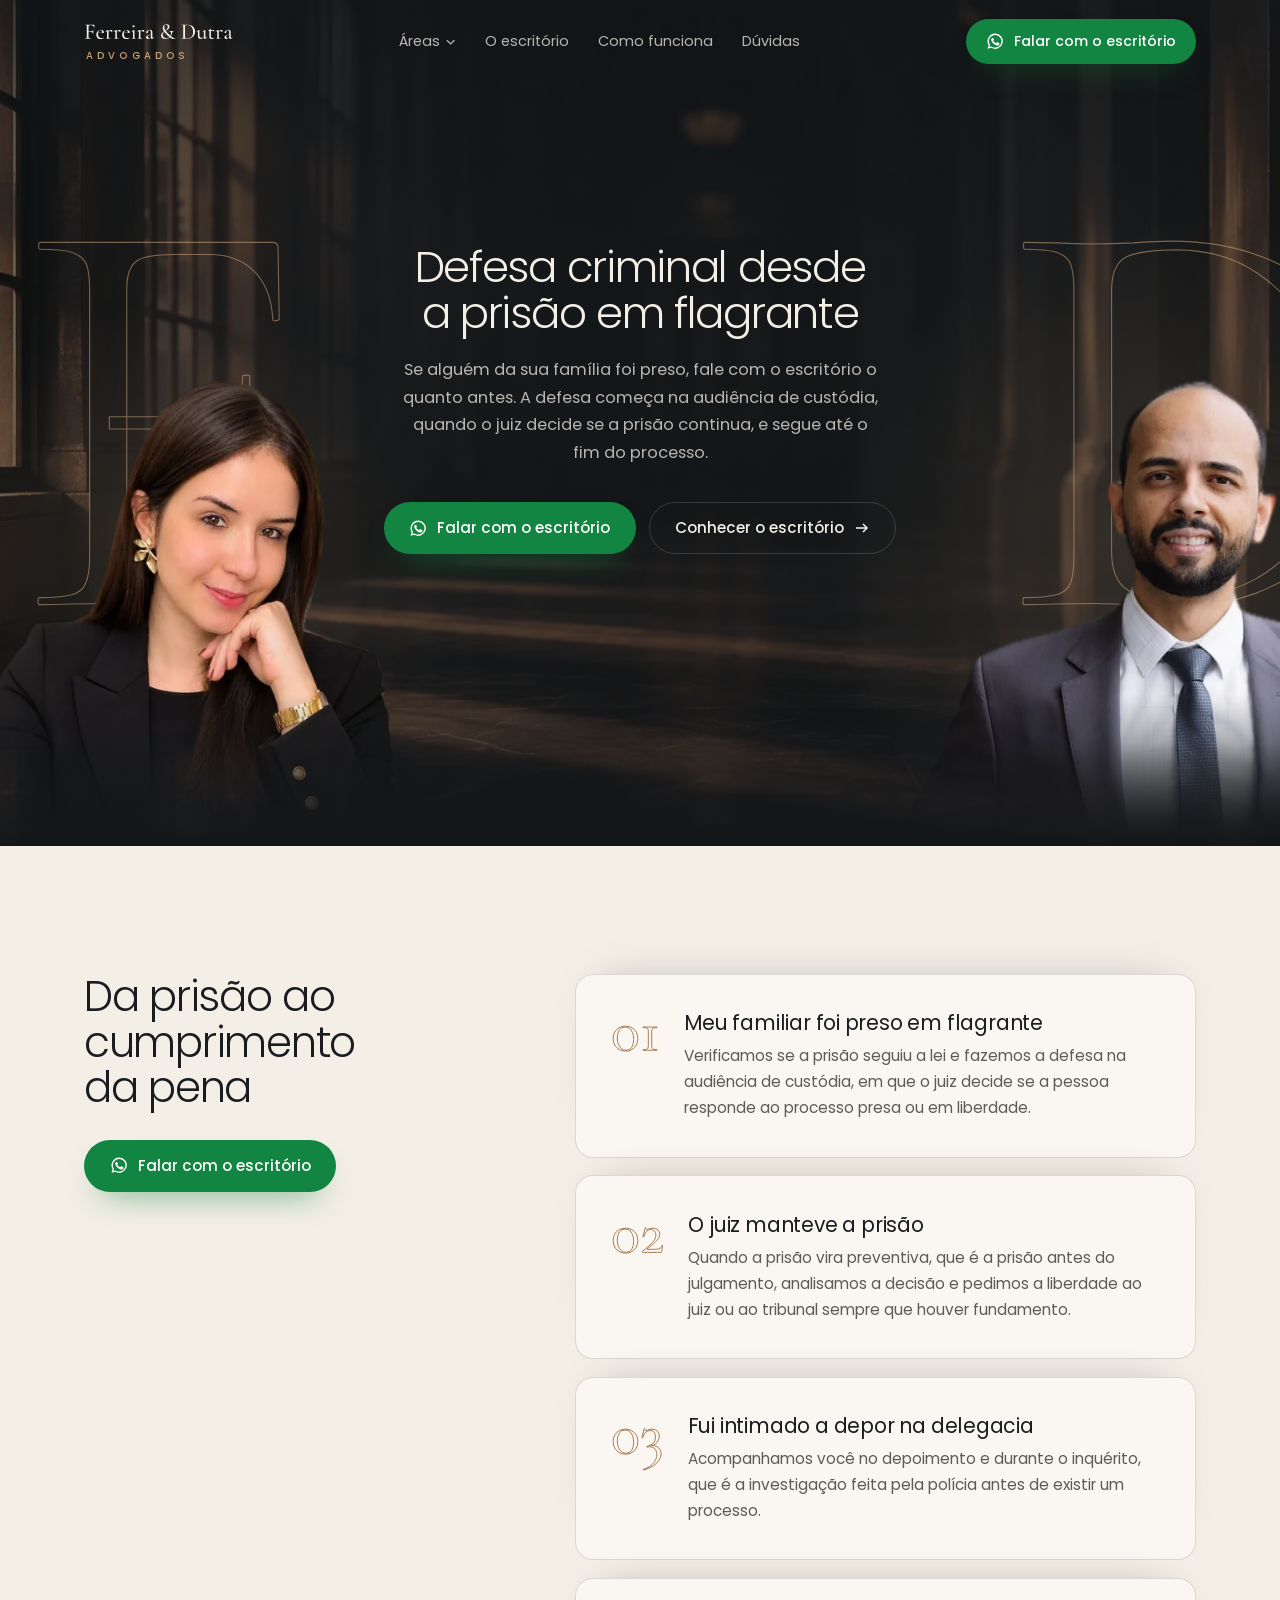
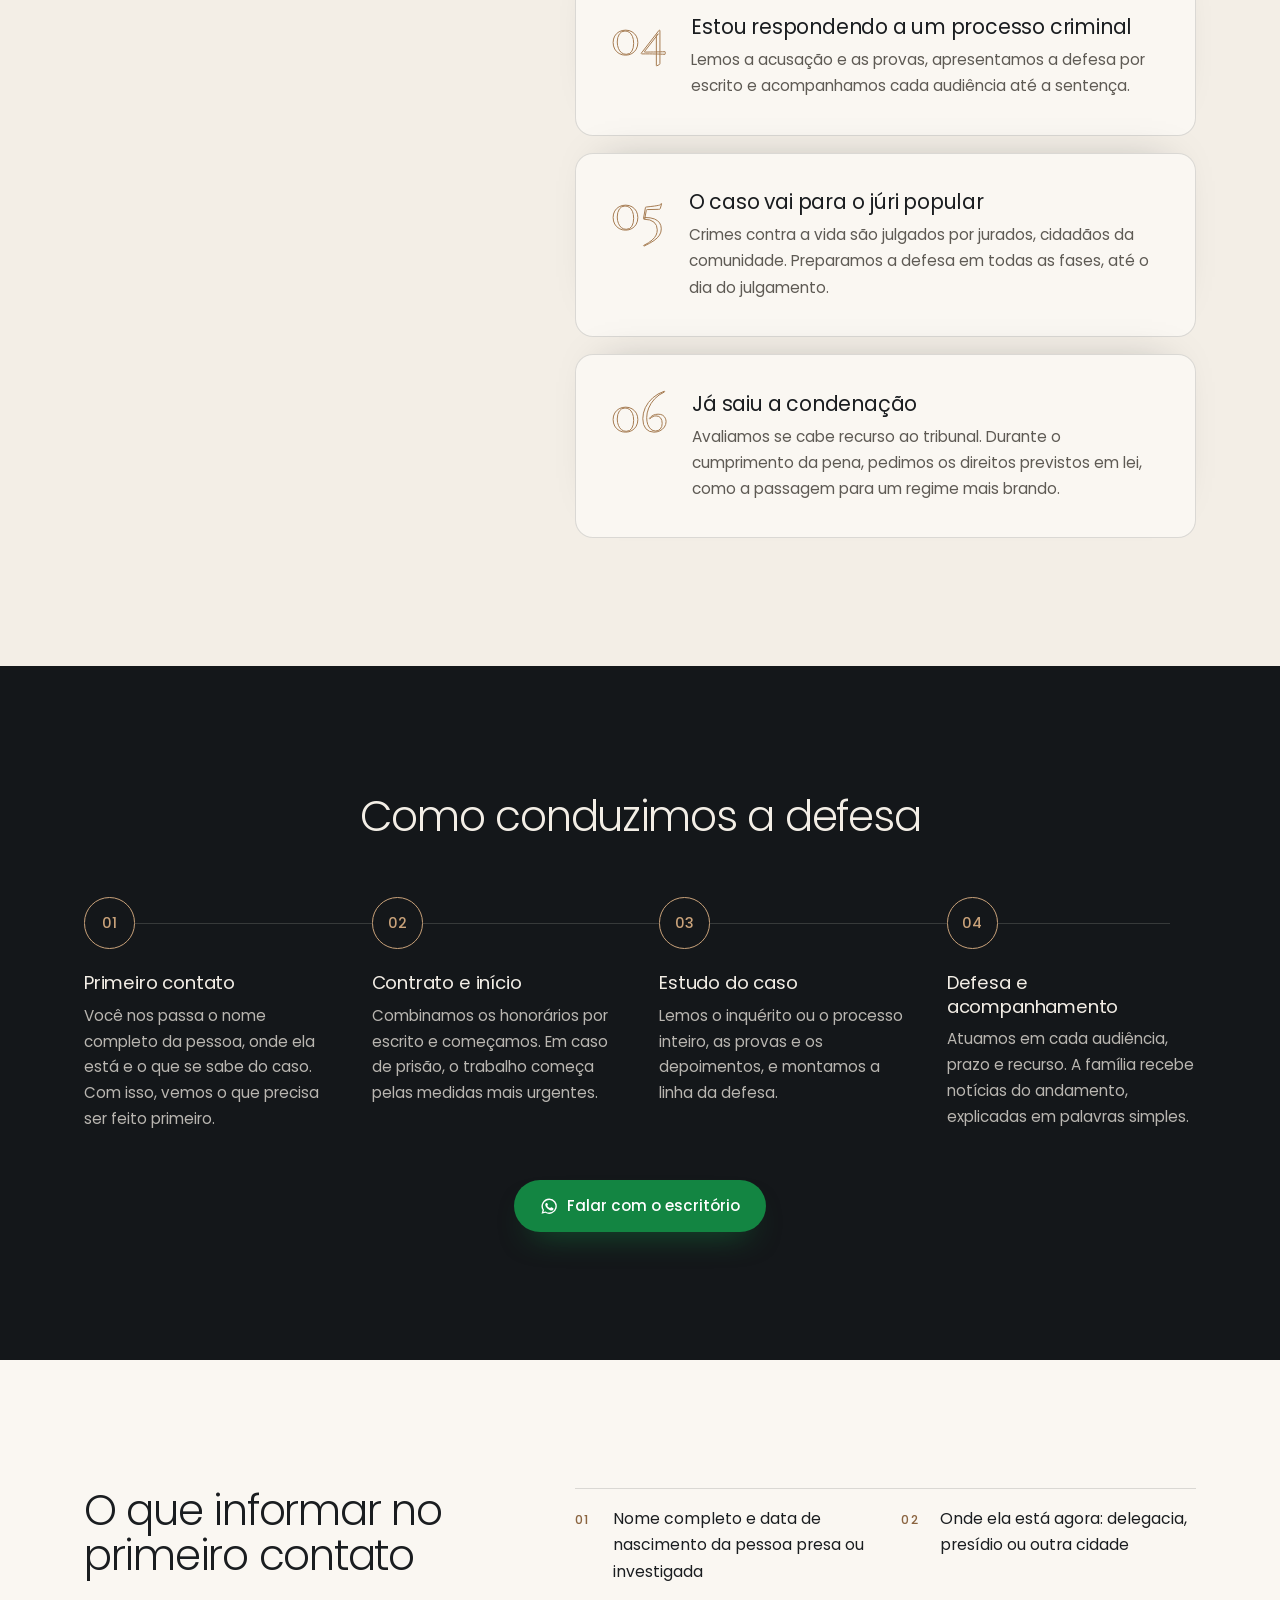
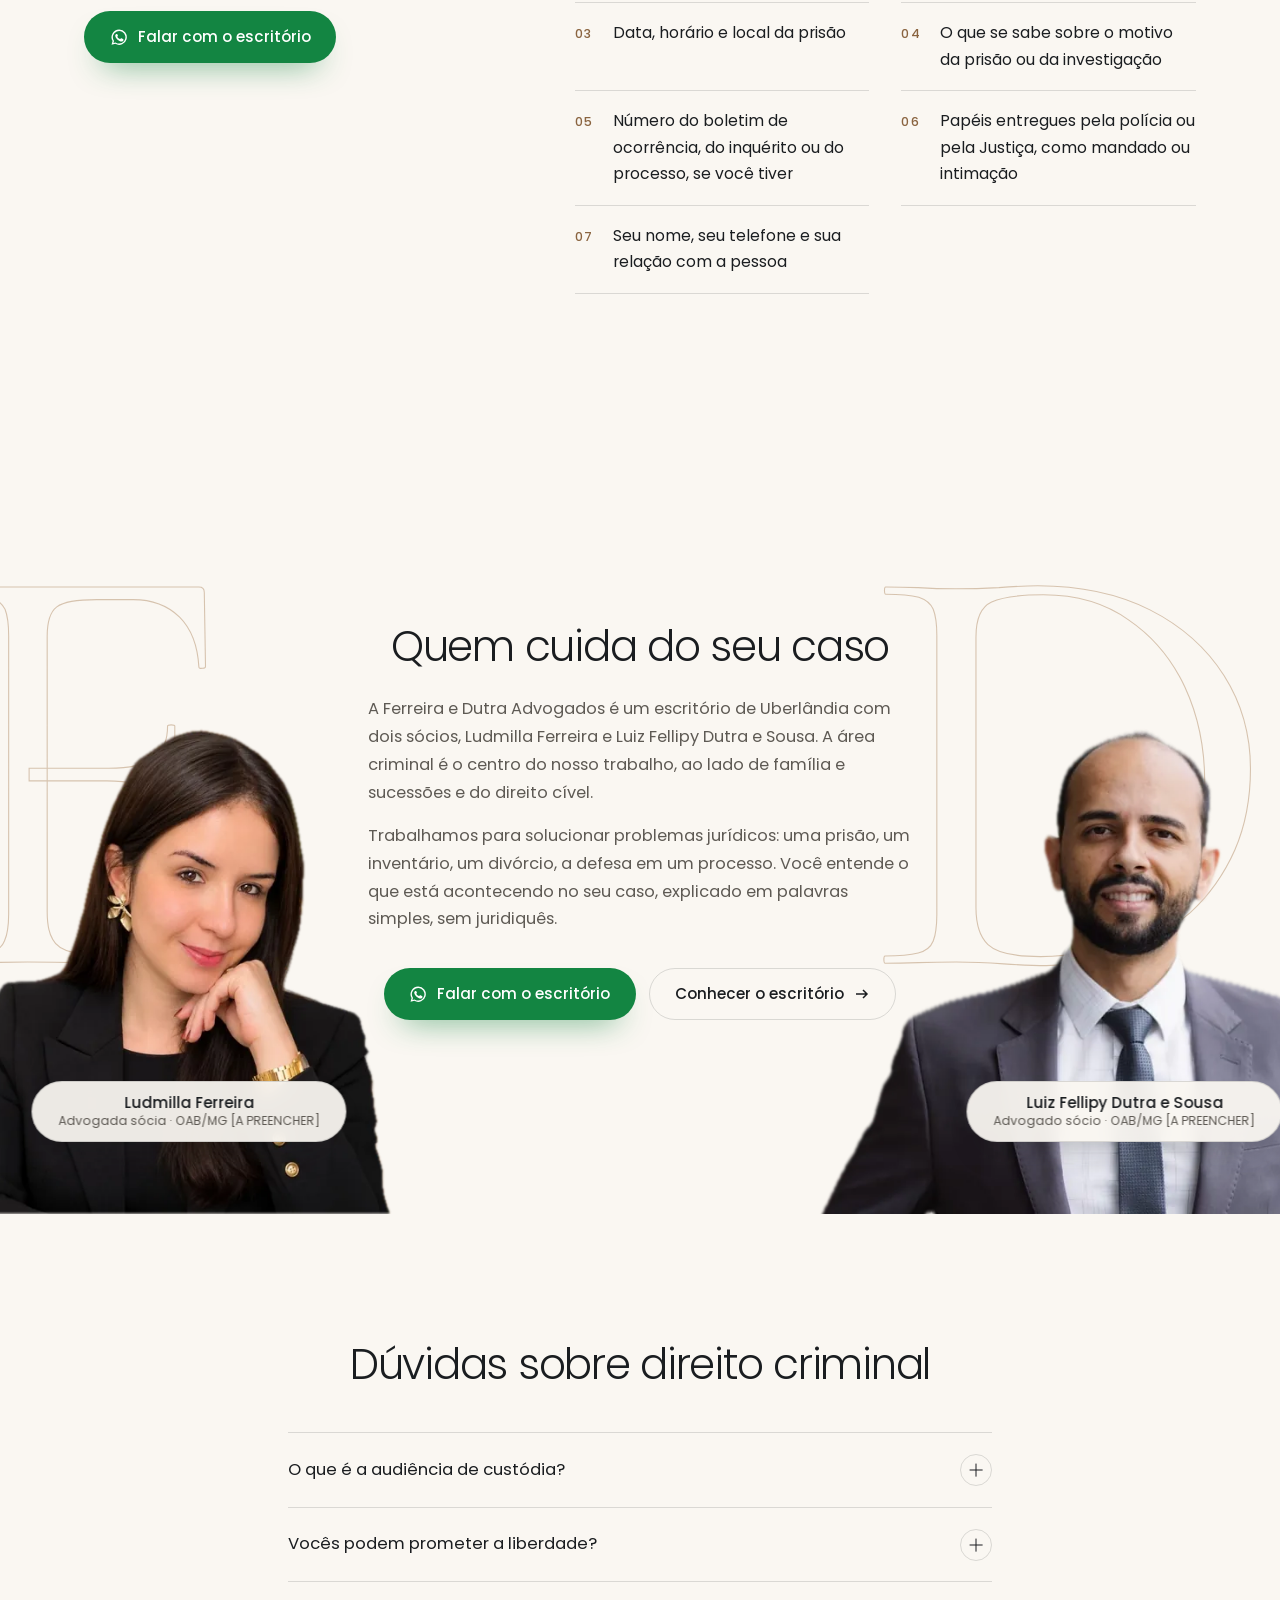
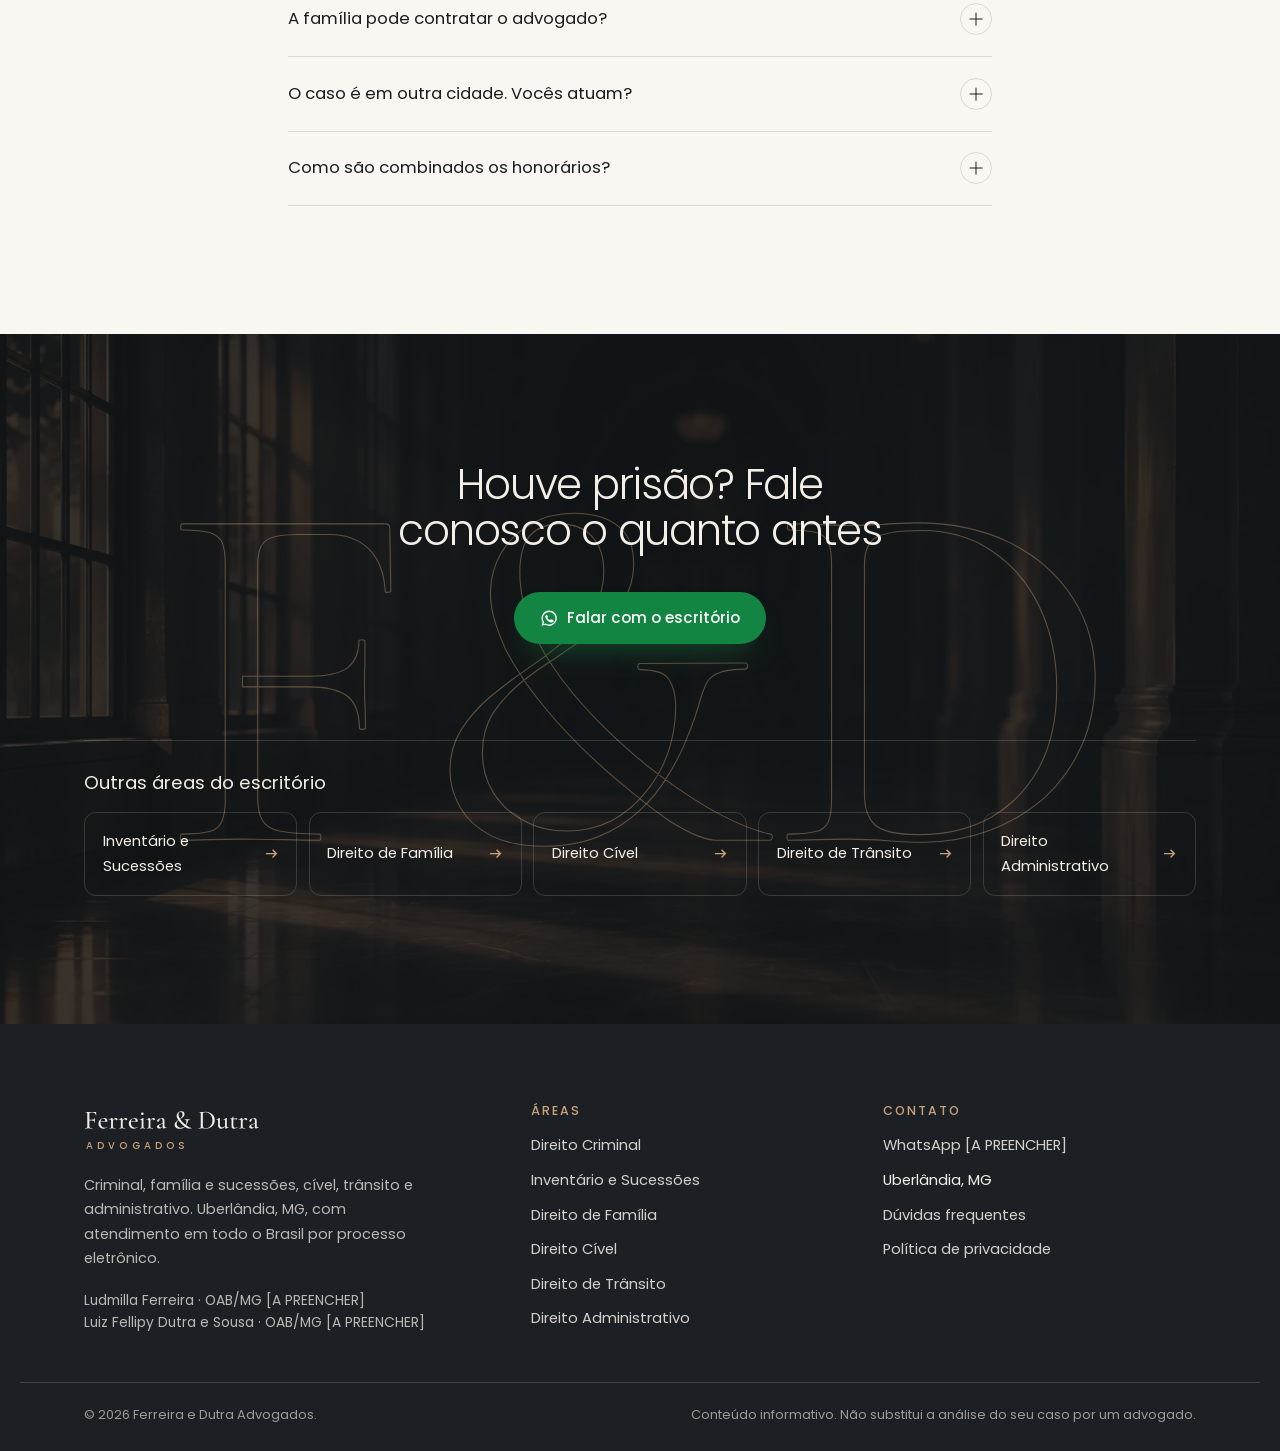
<file: criminal.html>
<!doctype html>
<html lang="pt-BR">
<head>
<meta charset="utf-8">
<meta name="viewport" content="width=device-width,initial-scale=1,viewport-fit=cover">
<title>Advogado criminalista em Uberlândia | Ferreira e Dutra</title>
<meta name="description" content="Defesa criminal em Uberlândia: prisão em flagrante, audiência de custódia, inquérito, processo, júri, recursos e execução penal. Fale com o escritório.">
<meta name="robots" content="noindex,nofollow">
<link rel="canonical" href="https://ferreiradutra.vercel.app/criminal">
<meta name="theme-color" content="#14171A">
<meta property="og:type" content="website"><meta property="og:locale" content="pt_BR"><meta property="og:site_name" content="Ferreira e Dutra Advogados">
<meta property="og:title" content="Advogado criminalista em Uberlândia | Ferreira e Dutra"><meta property="og:description" content="Defesa criminal em Uberlândia: prisão em flagrante, audiência de custódia, inquérito, processo, júri, recursos e execução penal. Fale com o escritório."><meta property="og:url" content="https://ferreiradutra.vercel.app/criminal">
<meta property="og:image" content="https://ferreiradutra.vercel.app/assets/img/og-v1.jpg"><meta name="twitter:card" content="summary_large_image">
<link rel="icon" href="/assets/img/favicon-v1.svg" type="image/svg+xml"><link rel="icon" href="/assets/img/favicon-v1.png" type="image/png" sizes="64x64"><link rel="apple-touch-icon" href="/assets/img/apple-touch-icon.png">
<link rel="preload" href="/assets/fonts/poppins-300.woff2" as="font" type="font/woff2" crossorigin>
<link rel="preload" href="/assets/fonts/poppins-500.woff2" as="font" type="font/woff2" crossorigin>
<link rel="preload" as="image" imagesrcset="/assets/img/fotos/luiz-recorte-560.webp 444w, /assets/img/fotos/luiz-recorte-900.webp 714w" imagesizes="(max-width:1060px) 82vw, 44vw" fetchpriority="high">
<script>document.documentElement.classList.add('js')</script>
<style>@font-face{font-family:"Poppins";src:url(/assets/fonts/poppins-300.woff2) format("woff2");font-weight:300;font-display:swap}@font-face{font-family:"Poppins";src:url(/assets/fonts/poppins-400.woff2) format("woff2");font-weight:400;font-display:swap}@font-face{font-family:"Poppins";src:url(/assets/fonts/poppins-500.woff2) format("woff2");font-weight:500;font-display:swap}@font-face{font-family:"Sans Reserva";src:local("Arial");size-adjust:112.5%}:root{--grafite:#14171A;--grafite-2:#1C2024;--grafite-3:#272C31;--areia:#F3EEE6;--areia-2:#E9E1D4;--papel:#FAF7F2;--verde:#138542;--bronze:#8A6440;--bronze-2:#A67C52;--bronze-cl:#C9A27A;--tinta:#1A1D20;--muted:#5E5A54;--claro-2:rgba(243,238,230,.74);--linha:rgba(26,29,32,.14);--linha-c:rgba(243,238,230,.16);--r:18px;--maxw:1240px;--gutter:clamp(1.25rem,5vw,4rem);--sec:clamp(5rem,10vw,8.5rem);--t-hero:clamp(2.7rem,4.7vw,4.5rem);--t-h2:clamp(2rem,3.3vw,3.05rem);--ease:cubic-bezier(.22,.8,.2,1)}*,*::before,*::after{box-sizing:border-box}html{-webkit-text-size-adjust:100%;scroll-behavior:smooth;scroll-padding-top:5.5rem}body{margin:0;font:400 1.02rem/1.7 "Poppins","Sans Reserva",system-ui,sans-serif;color:var(--tinta);background:var(--papel);-webkit-font-smoothing:antialiased;overflow-x:clip}img,svg{display:block;max-width:100%}a{color:inherit;text-decoration:none}button{font:inherit;color:inherit;background:none;border:0;cursor:pointer;padding:0}h1,h2,h3,p,ul,ol,dl,dd,figure{margin:0}h1,h2{font-weight:300;line-height:1.08;letter-spacing:-.03em;text-wrap:balance}h3{font-weight:400;line-height:1.3;letter-spacing:-.01em}.wrap{width:100%;max-width:var(--maxw);margin-inline:auto;padding-inline:var(--gutter)}.sec{padding-block:var(--sec)}.escuro{background:var(--grafite);color:var(--areia)}.areia{background:var(--areia)}:focus-visible{outline:2px solid var(--bronze-2);outline-offset:3px;border-radius:6px}::selection{background:var(--bronze-cl);color:var(--grafite)}.so-leitor{position:absolute;width:1px;height:1px;overflow:hidden;clip:rect(0 0 0 0);white-space:nowrap}.ctas{display:flex;flex-wrap:wrap;gap:.8rem;align-items:center}.btn{position:relative;display:inline-flex;align-items:center;justify-content:center;gap:.6rem;min-height:3.25rem;padding:.85rem 1.6rem;border-radius:999px;font-weight:500;font-size:.95rem;line-height:1.2;white-space:nowrap;overflow:hidden;isolation:isolate;transition:transform .35s var(--ease),background-color .3s,color .3s,border-color .3s}.btn svg{width:1.15rem;height:1.15rem;flex:none}.btn--pri{background:var(--verde);color:#fff;box-shadow:0 16px 32px -18px rgba(19,133,66,.85)}.btn--pri::after{content:"";position:absolute;inset:0;z-index:-1;background:linear-gradient(110deg,transparent 30%,rgba(255,255,255,.28) 50%,transparent 70%);transform:translateX(-120%);transition:transform .9s var(--ease)}.btn--pri:hover{transform:translateY(-2px);background:#0F6F37}.btn--pri:hover::after{transform:translateX(120%)}.btn--linha{border:1px solid var(--linha);color:var(--tinta)}.btn--linha:hover{border-color:var(--tinta)}.escuro .btn--linha,.capa .btn--linha{border-color:var(--linha-c);color:var(--areia)}.escuro .btn--linha:hover,.capa .btn--linha:hover{border-color:var(--areia)}.btn--linha svg{width:1rem;height:1rem;transition:transform .35s var(--ease)}.btn--linha:hover svg{transform:translateX(3px)}.top{position:fixed;inset:0 0 auto;z-index:40;color:var(--areia);transition:background-color .4s,box-shadow .4s,backdrop-filter .4s}.top.solid{background:rgba(20,23,26,.86);backdrop-filter:blur(14px);-webkit-backdrop-filter:blur(14px);box-shadow:0 1px 0 var(--linha-c)}.top__in{display:flex;align-items:center;gap:2rem;height:5.2rem}.marca{display:flex;flex-direction:column;align-items:flex-start;gap:.15rem;flex:none}.marca__nome{height:1.7rem;width:auto;fill:currentColor}.marca span{font-size:.62rem;font-weight:500;letter-spacing:.42em;text-transform:uppercase;color:var(--bronze-cl);padding-left:.12rem}.nav{display:flex;align-items:center;gap:1.8rem;margin-inline:auto;font-size:.9rem;color:var(--claro-2)}.nav>a,.nav__bt{transition:color .3s}.nav>a:hover,.nav__bt:hover{color:var(--areia)}.nav__areas{position:relative}.nav__bt{display:inline-flex;align-items:center;gap:.35rem;color:var(--claro-2)}.nav__bt svg{width:.7rem;height:.7rem;transition:transform .3s}.nav__menu{position:absolute;left:50%;top:calc(100% + .9rem);width:17rem;padding:.6rem;border-radius:14px;background:var(--grafite-2);box-shadow:0 30px 60px -20px rgba(0,0,0,.6),0 0 0 1px var(--linha-c);opacity:0;visibility:hidden;transform:translate(-50%,-6px);transition:opacity .25s,transform .25s var(--ease),visibility .25s}.nav__menu::before{content:"";position:absolute;inset:-1rem 0 auto;height:1rem}.nav__areas:hover .nav__menu,.nav__areas:focus-within .nav__menu,.nav__areas.aberto .nav__menu{opacity:1;visibility:visible;transform:translate(-50%,0)}.nav__areas:hover .nav__bt svg,.nav__areas.aberto .nav__bt svg{transform:rotate(180deg)}.nav__menu a{display:flex;justify-content:space-between;align-items:center;padding:.65rem .8rem;border-radius:9px;color:var(--areia);transition:background-color .2s}.nav__menu a:hover,.nav__menu a[aria-current]{background:var(--grafite-3)}.nav__menu a i{font-style:normal;font-size:.75rem;color:var(--bronze-cl)}.top .btn{min-height:2.8rem;padding:.65rem 1.25rem;font-size:.88rem}.menu-bt{display:none;width:2.9rem;height:2.9rem;border-radius:50%;border:1px solid var(--linha-c);place-items:center;margin-left:auto}.menu-bt i{display:block;width:1.1rem;height:1px;background:currentColor;box-shadow:0 -5px 0 currentColor,0 5px 0 currentColor;transition:box-shadow .3s,transform .3s}.menu{position:fixed;inset:0;z-index:39;background:var(--grafite);color:var(--areia);padding:6.5rem var(--gutter) 2rem;display:flex;flex-direction:column;gap:2rem;overflow-y:auto;opacity:0;visibility:hidden;transition:opacity .35s,visibility .35s}.menu.aberto{opacity:1;visibility:visible}.menu nav{display:flex;flex-direction:column}.menu nav a{display:flex;justify-content:space-between;align-items:baseline;padding:.95rem 0;border-bottom:1px solid var(--linha-c);font-size:1.35rem;font-weight:300}.menu nav a i{font-style:normal;font-size:.8rem;color:var(--bronze-cl)}.menu__extra{display:flex;flex-direction:column;gap:.4rem;font-size:.95rem;color:var(--claro-2)}.menu-aberto .menu-bt i{box-shadow:none;transform:rotate(45deg)}.menu-aberto .menu-bt i::after{content:"";display:block;width:100%;height:1px;background:currentColor;transform:rotate(90deg)}.capa{position:relative;min-height:100svh;display:flex;align-items:center;overflow:hidden;isolation:isolate;text-align:center;background:radial-gradient(70% 60% at 50% 38%,#2B3035 0%,var(--grafite) 70%);color:var(--areia)}.capa::after{content:"";position:absolute;inset:auto 0 0;height:18%;z-index:1;background:linear-gradient(0deg,var(--grafite) 0%,rgba(20,23,26,0));pointer-events:none}.capa__fundo{position:absolute;inset:0;z-index:-1}.capa__fundo img{width:100%;height:100%;object-fit:cover;opacity:.62}.capa__fundo::after{content:"";position:absolute;inset:0;background:radial-gradient(52% 58% at 50% 42%,rgba(20,23,26,.72) 0%,rgba(20,23,26,.38) 100%),linear-gradient(180deg,rgba(20,23,26,.55) 0%,rgba(20,23,26,0) 30%)}.capa__palco{position:absolute;inset:0;z-index:0}.lado{position:absolute;bottom:0;height:min(52svh,32rem);display:flex;align-items:flex-end}.lado--l{right:calc(50% + 14.5rem)}.lado--r{left:calc(50% + 14.5rem)}.lado__foto{position:relative;z-index:2;height:100%;width:auto;max-width:none;-webkit-mask-image:linear-gradient(0deg,transparent 0,#000 22%);mask-image:linear-gradient(0deg,transparent 0,#000 22%)}.lado__luz{position:absolute;z-index:1;left:50%;top:38%;width:115%;aspect-ratio:1;transform:translate(-50%,-50%);border-radius:50%;background:radial-gradient(closest-side,rgba(201,162,122,.17),rgba(201,162,122,0))}.letra{position:absolute;z-index:0;height:150%;width:auto;top:-66%;overflow:visible}.lado--l .letra{left:50%;transform:translateX(-58%)}.lado--r .letra{left:50%;transform:translateX(-42%)}.letra path{fill:none;stroke:var(--bronze-cl);stroke-width:1.1px;vector-effect:non-scaling-stroke;opacity:.55;stroke-dasharray:1;stroke-dashoffset:1;animation:traco 3.4s var(--ease) .2s forwards}.lado--r .letra path{animation-delay:.5s}@keyframes traco{to{stroke-dashoffset:0}}.capa__txt{position:relative;z-index:3;max-width:calc(40rem + 2 * var(--gutter));margin-inline:auto;padding-block:6.5rem 12rem}.capa__marca{display:flex;flex-direction:column;align-items:center;gap:.7rem;margin-bottom:3.6rem}.capa__nome{height:clamp(2.3rem,3.6vw,3.3rem);width:auto;fill:var(--areia)}.capa__marca span{text-transform:uppercase;font-size:.72rem;font-weight:500;letter-spacing:.55em;padding-left:.55em;color:var(--bronze-cl)}.capa h1{font-size:clamp(2.6rem,4.3vw,4.3rem);line-height:1.05}.capa__txt>p{margin:1.3rem auto 0;font-size:clamp(1.02rem,1.2vw,1.14rem);color:var(--claro-2);max-width:30rem}.capa .ctas{margin-top:2.2rem;justify-content:center}.capa--area{min-height:94svh}.capa--area .capa__txt{max-width:calc(42rem + 2 * var(--gutter));padding-top:9rem}.capa--area h1{font-size:clamp(2.2rem,3.4vw,3.1rem)}.home .top:not(.solid) .marca{opacity:0;pointer-events:none}.top .marca{transition:opacity .4s}.seletor{background:var(--grafite);color:var(--areia);padding-block:0 clamp(3.5rem,7vw,5rem)}.seletor__in{display:grid;grid-template-columns:minmax(0,.7fr) minmax(0,2fr);gap:2rem;align-items:center;padding-top:2.2rem;border-top:1px solid var(--linha-c)}.seletor__h{font-size:clamp(1.3rem,2vw,1.7rem);font-weight:300;letter-spacing:-.02em;line-height:1.2}.seletor__grade{display:grid;grid-template-columns:repeat(3,1fr);gap:.6rem}.seletor a{display:flex;align-items:center;justify-content:space-between;gap:.8rem;padding:.9rem 1rem .9rem 1.1rem;border-radius:12px;border:1px solid var(--linha-c);font-size:.9rem;line-height:1.35;text-align:left;background:rgba(255,255,255,.02);transition:border-color .3s,background-color .3s}.seletor a svg{width:.95rem;height:.95rem;flex:none;color:var(--bronze-cl);transition:transform .35s var(--ease)}.seletor a:hover{border-color:var(--bronze-cl);background:rgba(201,162,122,.08)}.seletor a:hover svg{transform:translateX(3px)}.com-fundo,.final{position:relative;isolation:isolate;overflow:hidden}.sec__fundo{position:absolute;inset:0;z-index:-2}.sec__fundo img{width:100%;height:100%;object-fit:cover}.sec__fundo::after{content:"";position:absolute;inset:0;background:rgba(20,23,26,.8)}.manifesto-sec{clip-path:inset(0)}.sec__fundo--fixo{position:fixed}.manifesto-sec .sec__fundo::after{background:linear-gradient(180deg,rgba(20,23,26,.86) 0%,rgba(20,23,26,.7) 45%,rgba(20,23,26,.9) 100%)}.alcance-sec .sec__fundo::after{background:linear-gradient(90deg,rgba(20,23,26,.94) 0%,rgba(20,23,26,.7) 55%,rgba(20,23,26,.82) 100%)}.final .sec__fundo::after{background:rgba(20,23,26,.84)}.letreiro{position:absolute;overflow:visible;pointer-events:none}.letreiro path{fill:none;stroke:var(--bronze-cl);stroke-width:1.1px;vector-effect:non-scaling-stroke;opacity:.4;stroke-dasharray:1;stroke-dashoffset:1}.indice-cab{display:flex;justify-content:space-between;align-items:end;gap:2rem;margin-bottom:clamp(2.4rem,5vw,3.6rem)}.indice-cab h2{font-size:var(--t-h2);max-width:34rem}.indice{margin:0;padding:0;list-style:none;border-top:1px solid var(--linha)}.indice a{position:relative;display:grid;grid-template-columns:3.6rem minmax(0,1fr) minmax(0,1.15fr) 3.4rem;align-items:center;gap:1.5rem;padding:1.7rem .4rem;border-bottom:1px solid var(--linha);isolation:isolate}.indice a::before{content:"";position:absolute;inset:0;z-index:-1;background:var(--grafite);transform:scaleY(0);transform-origin:bottom;transition:transform .55s var(--ease)}.indice__n{font-size:.82rem;font-weight:500;letter-spacing:.12em;color:var(--bronze);transition:color .4s}.indice__nome{font-size:clamp(1.6rem,2.7vw,2.4rem);font-weight:300;letter-spacing:-.02em;line-height:1.1;transition:color .4s,transform .55s var(--ease)}.indice__txt{color:var(--muted);font-size:.96rem;transition:color .4s}.indice__seta{width:3.2rem;height:3.2rem;border-radius:50%;border:1px solid var(--linha);display:grid;place-items:center;transition:border-color .4s,background-color .4s,color .4s,transform .55s var(--ease)}.indice__seta svg{width:1.1rem;height:1.1rem}.indice a:hover::before,.indice a:focus-visible::before{transform:scaleY(1);transform-origin:top}.indice a:hover .indice__nome{color:var(--areia);transform:translateX(.6rem)}.indice a:hover .indice__txt{color:var(--claro-2)}.indice a:hover .indice__n{color:var(--bronze-cl)}.indice a:hover .indice__seta{border-color:var(--bronze-cl);background:var(--bronze-cl);color:var(--grafite);transform:rotate(-45deg)}.manifesto{font-size:clamp(1.6rem,3.1vw,2.75rem);font-weight:300;line-height:1.3;letter-spacing:-.02em;max-width:58rem}.manifesto span{opacity:.38;transition:opacity .45s}.manifesto span.on{opacity:1}.manifesto-sec .ctas{margin-top:2.4rem}.difs{display:grid;grid-template-columns:repeat(5,1fr);gap:clamp(1rem,2.4vw,2rem);margin:clamp(4rem,8vw,6rem) 0 0;padding:0;list-style:none}.dif{padding-top:1.4rem;border-top:1px solid var(--linha-c)}.dif svg{height:3.2rem;width:auto;margin-bottom:1.3rem;overflow:visible}.dif svg path{fill:none;stroke:var(--bronze-cl);stroke-width:1px;vector-effect:non-scaling-stroke;stroke-dasharray:1;stroke-dashoffset:1}.dif.in svg path{animation:traco 2.2s var(--ease) forwards}.dif h3{font-size:1.08rem;color:var(--areia)}.dif p{margin-top:.5rem;font-size:.92rem;color:var(--claro-2)}.equipe{position:relative;overflow:hidden;isolation:isolate;min-height:min(88svh,50rem);display:flex;align-items:center;background:var(--papel);padding-block:clamp(4.5rem,9svh,6rem) clamp(3.5rem,8svh,5.5rem)}.equipe__txt{position:relative;z-index:2;text-align:center;max-width:calc(36rem + 2 * var(--gutter))}.equipe h2{font-size:var(--t-h2);white-space:nowrap}.equipe__p{text-align:left;max-width:34rem;margin:1.6rem auto 0;color:var(--muted)}.equipe__p p+p{margin-top:1rem}.equipe .ctas{justify-content:center;margin-top:2.2rem}.equipe__palco{position:absolute;inset:0;z-index:1;pointer-events:none}.eq{position:absolute;bottom:0;margin:0;height:min(54svh,31rem);display:flex;align-items:flex-end}.eq--l{right:calc(50% + 15.5rem)}.eq--r{left:calc(50% + 10rem)}.eq--r .letra{left:4rem}.eq__foto{position:relative;z-index:1;height:100%;width:auto;max-width:none}.eq .letra path{stroke:var(--bronze-2);opacity:.42;animation:none}.equipe.in .eq .letra path{animation:traco 3.2s var(--ease) .2s forwards}.eq__nome{position:absolute;z-index:2;left:50%;bottom:clamp(3.2rem,8svh,4.6rem);transform:translateX(-50%);display:flex;flex-direction:column;align-items:center;padding:.7rem 1.6rem;border-radius:999px;background:rgba(250,247,242,.94);border:1px solid var(--linha);box-shadow:0 18px 36px -20px rgba(26,29,32,.45);-webkit-backdrop-filter:blur(8px);backdrop-filter:blur(8px);text-align:center;white-space:nowrap;line-height:1.35}.eq__nome b{font-weight:500;font-size:.95rem;color:var(--tinta)}.eq__nome span{font-size:.76rem;color:var(--muted)}.eq--l .eq__nome{left:56%}.eq--r .eq__nome{left:52%}.cab-centro{font-size:var(--t-h2);text-align:center;margin:0 auto clamp(2.4rem,5vw,3.6rem)}.fim-centro{justify-content:center;margin-top:clamp(2.2rem,4vw,3rem)}@media (min-width:861px){.cab-centro{white-space:nowrap}}.areas-sec{padding-block:clamp(3.5rem,8svh,5.5rem)}.areas-sec .cab-centro{margin-bottom:clamp(1.6rem,3.5svh,2.4rem)}.areas-sec .indice a{padding:clamp(.7rem,1.6svh,1.05rem) .4rem}.areas-sec .indice__nome{font-size:clamp(1.4rem,2.2vw,1.95rem)}.areas-sec .indice__txt{font-size:.9rem;line-height:1.55}.areas-sec .indice__seta{width:2.7rem;height:2.7rem}.areas-sec .fim-centro{margin-top:clamp(1.6rem,3.5svh,2.4rem)}.passos-cab{display:flex;justify-content:space-between;align-items:end;gap:2rem;margin-bottom:clamp(2.8rem,6vw,4rem)}.passos-cab h2{font-size:var(--t-h2);max-width:32rem}.passos{position:relative;display:grid;grid-template-columns:repeat(4,1fr);gap:clamp(1.2rem,3vw,2.4rem);margin:0;padding:0;list-style:none}.passos::before,.passos__linha{content:"";position:absolute;left:1.6rem;right:1.6rem;top:1.6rem;height:1px;background:var(--linha)}.passos__linha{background:var(--bronze-2);transform:scaleX(var(--p,0));transform-origin:left;transition:transform .15s linear}.escuro .passos::before{background:var(--linha-c)}.escuro .passos__linha{background:var(--bronze-cl)}.passo b{position:relative;display:grid;place-items:center;width:3.2rem;height:3.2rem;border-radius:50%;background:var(--papel);border:1px solid var(--bronze-2);color:var(--bronze);font-weight:500;font-size:.9rem;margin-bottom:1.4rem}.areia .passo b{background:var(--areia)}.escuro .passo b{background:var(--grafite);border-color:var(--bronze-cl);color:var(--bronze-cl)}.passo h3{font-size:1.14rem}.passo p{margin-top:.5rem;color:var(--muted);font-size:.95rem}.escuro .passo p{color:var(--claro-2)}.alcance{display:grid;grid-template-columns:minmax(0,1fr) minmax(0,1fr);gap:clamp(2rem,6vw,5rem);align-items:center}.alcance h2{font-size:var(--t-h2)}.alcance p{margin-top:1.2rem;color:var(--claro-2)}.alcance .ctas{margin-top:2.2rem}.mapa{width:100%;max-width:34rem;margin-inline:auto;overflow:visible}.mapa__pais{fill:rgba(201,162,122,.05);stroke:var(--bronze-cl);stroke-width:1.2;stroke-linejoin:round;stroke-dasharray:1;stroke-dashoffset:1}.mapa__arco{fill:none;stroke:var(--bronze-cl);stroke-width:1;opacity:.55;stroke-dasharray:1;stroke-dashoffset:1}.mapa__cap{fill:var(--bronze-cl);opacity:0}.mapa__udi{fill:var(--areia)}.mapa__onda{fill:none;stroke:var(--areia);stroke-width:1;transform-box:fill-box;transform-origin:center;opacity:0}.mapa__nome{font:500 15px "Poppins","Sans Reserva",sans-serif;fill:var(--areia)}.mapa.ver .mapa__pais{animation:traco 2.6s var(--ease) forwards}.mapa.ver .mapa__arco{animation:traco 1.4s var(--ease) var(--d) forwards}.mapa.ver .mapa__cap{animation:aparece .5s var(--ease) var(--d) forwards}.mapa.ver .mapa__onda{animation:onda 2.8s ease-out 1s infinite}.mapa.ver .mapa__onda--2{animation-delay:2.4s}@keyframes aparece{to{opacity:.9}}@keyframes onda{0%{opacity:.7;transform:scale(1)}100%{opacity:0;transform:scale(4.2)}}.sit{display:grid;grid-template-columns:minmax(0,.8fr) minmax(0,1.2fr);gap:clamp(2rem,6vw,5rem);align-items:start}.sit__cab{position:sticky;top:7.5rem;display:flex;flex-direction:column;align-items:flex-start;gap:1.8rem}.sit__cab h2{font-size:var(--t-h2)}.cartoes{display:flex;flex-direction:column;gap:1.1rem;margin:0;padding:0;list-style:none}.cartao{position:sticky;top:calc(7.5rem + var(--i) * .9rem);display:grid;grid-template-columns:auto 1fr;gap:.4rem 1.5rem;padding:clamp(1.5rem,3vw,2.2rem);border-radius:var(--r);background:var(--papel);border:1px solid var(--linha);box-shadow:0 -16px 40px -30px rgba(26,29,32,.35)}.cartao svg{grid-row:span 2;height:2.6rem;width:auto;overflow:visible}.cartao svg path{fill:none;stroke:var(--bronze-2);stroke-width:1px;vector-effect:non-scaling-stroke}.cartao h3{font-size:clamp(1.1rem,1.6vw,1.3rem);align-self:end}.cartao p{color:var(--muted);font-size:.96rem}.docs{display:grid;grid-template-columns:minmax(0,.8fr) minmax(0,1.2fr);gap:clamp(2rem,6vw,5rem);align-items:start}.docs h2{font-size:var(--t-h2)}.docs .ctas{margin-top:2rem}.docs__lista{display:grid;grid-template-columns:1fr 1fr;column-gap:2rem;margin:0;padding:0;list-style:none;border-top:1px solid var(--linha);counter-reset:d}.docs__lista li{display:grid;grid-template-columns:2.4rem 1fr;padding:1.05rem 0;border-bottom:1px solid var(--linha);counter-increment:d;font-size:.98rem}.docs__lista li::before{content:counter(d,decimal-leading-zero);font-size:.78rem;font-weight:500;letter-spacing:.1em;color:var(--bronze);padding-top:.2rem}.faq{max-width:52rem;margin-inline:auto}.faq .cab-centro{margin-bottom:clamp(1.8rem,4vw,2.8rem)}.faq__item{border-bottom:1px solid var(--linha)}.faq__item:first-child{border-top:1px solid var(--linha)}.faq__item summary{display:flex;justify-content:space-between;align-items:center;gap:1rem;padding:1.3rem 0;cursor:pointer;list-style:none;font-size:1.04rem}.faq__item summary::-webkit-details-marker{display:none}.faq__item summary i{position:relative;flex:none;width:2rem;height:2rem;border-radius:50%;border:1px solid var(--linha);transition:transform .4s var(--ease),background-color .3s,border-color .3s}.faq__item summary i::before,.faq__item summary i::after{content:"";position:absolute;left:50%;top:50%;width:.8rem;height:1px;background:currentColor;transform:translate(-50%,-50%)}.faq__item summary i::after{transform:translate(-50%,-50%) rotate(90deg)}.faq__item[open] summary i{transform:rotate(45deg);background:var(--bronze);border-color:var(--bronze);color:#fff}.faq__item p{padding:0 3rem 1.4rem 0;color:var(--muted)}.final{position:relative;overflow:hidden;isolation:isolate;text-align:center}.final .letreiro{left:50%;top:50%;width:min(92vw,60rem);height:auto;transform:translate(-50%,-50%);z-index:-1}.final.in .letreiro path{animation:traco 3.2s var(--ease) forwards}.final h2{font-size:var(--t-h2);max-width:44rem;margin-inline:auto}.final p{margin:1.2rem auto 0;max-width:38rem;color:var(--claro-2)}.final .ctas{justify-content:center;margin-top:2.4rem}.outras{margin-top:clamp(4rem,8vw,6rem);padding-top:2rem;border-top:1px solid var(--linha-c);text-align:left}.outras h2{font-size:1.15rem;font-weight:400;letter-spacing:0;margin:0 0 1.2rem;max-width:none}.outras__lista{display:grid;grid-template-columns:repeat(5,1fr);gap:.7rem}.outras__lista a{display:flex;justify-content:space-between;align-items:center;gap:.6rem;padding:1rem 1.1rem;border-radius:12px;border:1px solid var(--linha-c);font-size:.92rem;transition:border-color .3s,background-color .3s}.outras__lista a:hover{border-color:var(--bronze-cl);background:rgba(201,162,122,.08)}.outras__lista svg{width:.95rem;height:.95rem;color:var(--bronze-cl);flex:none}.rod{background:var(--grafite-2);color:var(--areia);padding-block:clamp(3.5rem,7vw,5rem) 1.6rem}.rod__in{display:grid;grid-template-columns:1.3fr 1fr 1fr;gap:2.5rem}.rod .marca__nome{height:2rem}.rod__marca p{margin-top:1.1rem;font-size:.9rem;color:var(--claro-2);max-width:22rem}.rod__marca ul{margin:1.2rem 0 0;padding:0;list-style:none;font-size:.86rem;color:var(--claro-2);line-height:1.6}.rod__col h2{font-size:.78rem;font-weight:500;letter-spacing:.16em;text-transform:uppercase;color:var(--bronze-cl);margin-bottom:1rem}.rod__col ul{margin:0;padding:0;list-style:none;display:flex;flex-direction:column;gap:.6rem;font-size:.92rem}.rod__col a{color:rgba(243,238,230,.85);transition:color .3s}.rod__col a:hover{color:var(--bronze-cl)}.rod__fim{margin-top:3rem;padding-top:1.3rem;border-top:1px solid var(--linha-c);font-size:.8rem;color:rgba(243,238,230,.6);display:flex;justify-content:space-between;gap:1rem;flex-wrap:wrap}.zap{position:fixed;right:1.1rem;bottom:1.1rem;z-index:50;display:grid;place-items:center;width:3.6rem;height:3.6rem;border-radius:50%;background:#1FAF5A;color:#fff;box-shadow:0 16px 34px -14px rgba(0,0,0,.45);transition:transform .35s var(--ease)}.zap svg{width:1.9rem;height:1.9rem}.zap:hover{transform:translateY(-2px)}.js .zap{opacity:0;transform:translateY(12px);pointer-events:none;transition:opacity .4s var(--ease),transform .4s var(--ease)}.js .zap.ver{opacity:1;transform:none;pointer-events:auto}.texto-pag{padding-top:9rem}.texto{max-width:46rem}.texto h1{font-size:var(--t-h2)}.texto h2{font-size:1.35rem;margin:2.2rem 0 .6rem;font-weight:400;letter-spacing:-.01em}.texto p{color:var(--muted)}.obrigado{min-height:100svh;display:grid;place-items:center;text-align:center;padding:2rem;background:var(--grafite);color:var(--areia)}.obrigado .marca__nome{height:2.2rem;margin:0 auto}.obrigado h1{margin-top:2rem;font-size:clamp(1.8rem,4vw,2.8rem)}.obrigado p{margin-top:.8rem;color:var(--claro-2)}.gira{width:2.6rem;height:2.6rem;margin:2rem auto;border-radius:50%;border:1.5px solid var(--linha-c);border-top-color:var(--bronze-cl);animation:gira 1s linear infinite}@keyframes gira{to{transform:rotate(360deg)}}.obrigado .ctas{justify-content:center}.js .rv{opacity:0;transform:translate3d(0,26px,0);transition:opacity .9s var(--ease),transform 1.1s var(--ease)}.js .rv.in{opacity:1;transform:none}.js .rv[data-d="1"]{transition-delay:.08s}.js .rv[data-d="2"]{transition-delay:.16s}.js .rv[data-d="3"]{transition-delay:.24s}.js .rv[data-d="4"]{transition-delay:.32s}@media (max-width:1060px){.nav,.top .btn{display:none}.menu-bt{display:grid}.difs{grid-template-columns:repeat(3,1fr);row-gap:2.6rem}.capa{flex-direction:column;align-items:stretch;min-height:0}.capa__txt{order:-1;padding-block:7rem 0;max-width:calc(34rem + 2 * var(--gutter))}.capa__palco{position:relative;inset:auto;height:min(64vw,25rem);margin-top:3.5rem}.lado{height:100%}.lado--l{right:46%}.lado--r{left:46%;z-index:1}.letra{height:125%;top:-32%}.seletor__grade{grid-template-columns:1fr 1fr}.equipe{flex-direction:column;align-items:stretch;min-height:0;padding-bottom:0}.sec__fundo--fixo{position:absolute}.manifesto-sec{clip-path:none}.alcance-sec .sec__fundo::after{background:linear-gradient(180deg,rgba(20,23,26,.9) 0%,rgba(20,23,26,.72) 60%,rgba(20,23,26,.86) 100%)}.equipe__palco{position:relative;inset:auto;height:min(68vw,26rem);margin-top:3rem}.eq{height:100%}.eq--l{right:47%}.eq--r{left:45%}.eq--r .letra{left:0}.outras__lista{grid-template-columns:repeat(3,1fr)}}@media (max-width:860px){.alcance,.sit,.docs{grid-template-columns:1fr}.sit__cab{position:relative;top:0}.indice a{grid-template-columns:2.6rem minmax(0,1fr) 3rem;row-gap:.3rem}.indice__txt{grid-column:2;grid-row:2}.indice__seta{grid-row:1 / span 2;grid-column:3}.passos{grid-template-columns:1fr 1fr;row-gap:2.6rem}.passos::before,.passos__linha{display:none}.rod__in{grid-template-columns:1fr 1fr}.rod__marca{grid-column:1 / -1}}@media (max-width:760px){.top__in{height:4.6rem}.marca__nome{height:1.45rem}.seletor__in{grid-template-columns:1fr;text-align:center}.seletor__grade{grid-template-columns:1fr}.ctas{justify-content:center}.indice-cab,.passos-cab{flex-direction:column;align-items:center;text-align:center}.alcance__txt,.sit__cab,.docs__cab,.manifesto-sec .wrap{text-align:center;align-items:center}.equipe h2{white-space:normal}.equipe__p{text-align:center}.eq__nome{bottom:.9rem;padding:.5rem 1rem;white-space:normal;width:max-content;max-width:44vw}.eq__nome b{font-size:.76rem;line-height:1.25}.eq__nome span{display:none}.eq--r .eq__nome{left:30%}.manifesto{margin-inline:auto}.difs{grid-template-columns:1fr 1fr;text-align:center}.dif svg{margin-inline:auto}.dif:last-child{grid-column:1 / -1}.passos{grid-template-columns:1fr;text-align:center}.passo b{margin-inline:auto}.indice a{padding:1.3rem .2rem;gap:1rem}.indice__nome{font-size:1.5rem}.indice__seta{width:2.6rem;height:2.6rem}.cartao{grid-template-columns:1fr;text-align:center;top:calc(5.8rem + var(--i) * .7rem)}.cartao svg{grid-row:auto;margin:0 auto .6rem}.docs__lista{grid-template-columns:1fr;text-align:left}.faq__item p{padding-right:0}.outras__lista{grid-template-columns:1fr 1fr}.rod__in{grid-template-columns:1fr;text-align:center}.rod .marca{align-items:center}.rod__marca p,.rod__marca ul{margin-inline:auto}.rod__fim{justify-content:center;text-align:center}.btn{padding-inline:1.3rem}}@media (max-width:359px){.btn{white-space:normal}}@media (prefers-reduced-motion:reduce){*,*::before,*::after{animation-duration:.01ms!important;animation-iteration-count:1!important;transition-duration:.01ms!important}.js .rv{opacity:1;transform:none}.manifesto span{opacity:1}}@media (max-width:600px){.ctas{display:grid;grid-template-columns:minmax(0,max-content);width:fit-content;max-width:100%;margin-inline:auto}.ctas>*{width:100%;justify-content:center;text-align:center}}</style>
<script type="application/ld+json">{"@context":"https://schema.org","@graph":[{"@type":"LegalService","@id":"https://ferreiradutra.vercel.app/#escritorio","name":"Ferreira e Dutra Advogados","url":"https://ferreiradutra.vercel.app/","image":"https://ferreiradutra.vercel.app/assets/img/og-v1.jpg","areaServed":"BR","address":{"@type":"PostalAddress","addressLocality":"Uberlândia","addressRegion":"MG","addressCountry":"BR"},"knowsAbout":["Direito Criminal","Inventário e Sucessões","Direito de Família","Direito Cível","Direito de Trânsito","Direito Administrativo"],"employee":[{"@type":"Person","name":"Ludmilla Ferreira","jobTitle":"Advogada sócia"},{"@type":"Person","name":"Luiz Fellipy Dutra e Sousa","jobTitle":"Advogado sócio"}]},{"@type":"Service","name":"Direito Criminal","serviceType":"Direito Criminal","provider":{"@id":"https://ferreiradutra.vercel.app/#escritorio"},"areaServed":"BR","url":"https://ferreiradutra.vercel.app/criminal","description":"Defesa criminal em Uberlândia: prisão em flagrante, audiência de custódia, inquérito, processo, júri, recursos e execução penal. Fale com o escritório."},{"@type":"BreadcrumbList","itemListElement":[{"@type":"ListItem","position":1,"name":"Início","item":"https://ferreiradutra.vercel.app/"},{"@type":"ListItem","position":2,"name":"Direito Criminal","item":"https://ferreiradutra.vercel.app/criminal"}]},{"@type":"FAQPage","mainEntity":[{"@type":"Question","name":"O que é a audiência de custódia?","acceptedAnswer":{"@type":"Answer","text":"É a audiência feita logo depois da prisão em flagrante. Nela, o juiz verifica se a prisão foi legal e decide se a pessoa responde ao processo presa ou em liberdade. A lei prevê que ela aconteça em até 24 horas."}},{"@type":"Question","name":"Vocês podem prometer a liberdade?","acceptedAnswer":{"@type":"Answer","text":"Não. Quem decide é o juiz, e a ética da advocacia proíbe prometer resultado. O que fazemos é verificar se a prisão seguiu a lei e pedir a liberdade sempre que houver fundamento."}},{"@type":"Question","name":"A família pode contratar o advogado?","acceptedAnswer":{"@type":"Answer","text":"Sim. Em casos de prisão, é comum que um familiar faça o primeiro contato e assine o contrato. A defesa é da pessoa presa, e o que ela conta ao advogado fica em sigilo."}},{"@type":"Question","name":"O caso é em outra cidade. Vocês atuam?","acceptedAnswer":{"@type":"Answer","text":"Sim. Quando o processo é eletrônico, atuamos em qualquer lugar do Brasil e falamos com a família a distância. Se algum ato exigir presença, avisamos antes de começar."}},{"@type":"Question","name":"Como são combinados os honorários?","acceptedAnswer":{"@type":"Answer","text":"Depois de entender o caso, apresentamos a proposta por escrito. O contrato diz quais fases estão incluídas, como inquérito, processo, júri ou recurso, e o trabalho começa com ele assinado."}}]}]}</script>
</head>
<body class="area area--criminal">
<svg width="0" height="0" style="position:absolute" aria-hidden="true"><defs><path id="fd-nome" d="M39 0Q37 0 37 -6Q37 -12 39 -12Q76 -12 94 -17Q111 -22 117 -37Q124 -52 124 -81V-544Q124 -573 118 -588Q112 -602 95 -608Q77 -613 43 -613Q40 -613 40 -619Q40 -625 43 -625H451Q461 -625 461 -616L463 -490Q463 -487 457 -487Q452 -486 451 -489Q444 -544 412 -573Q380 -601 328 -601H277Q233 -601 218 -589Q203 -577 203 -543V-85Q203 -55 211 -40Q219 -24 244 -18Q270 -12 320 -12Q322 -12 322 -6Q322 0 320 0Q287 0 248 -1Q210 -2 162 -2Q128 -2 96 -1Q64 0 39 0ZM401 -218Q401 -261 375 -281Q349 -302 292 -302H165V-325H295Q350 -325 375 -343Q400 -361 400 -397Q400 -399 406 -399Q412 -399 412 -397Q412 -366 411 -349Q411 -332 411 -313Q411 -290 412 -267Q413 -244 413 -218Q413 -216 407 -216Q401 -216 401 -218Z M737 12Q675 12 633 -15Q591 -43 569 -87Q548 -131 548 -181Q548 -241 576 -289Q605 -338 654 -366Q703 -395 763 -395Q821 -395 853 -366Q884 -337 884 -281Q884 -268 882 -260Q879 -253 872 -253H803Q807 -313 788 -344Q768 -375 729 -375Q680 -375 652 -333Q625 -291 625 -220Q625 -163 643 -120Q661 -76 696 -52Q731 -28 781 -28Q814 -28 835 -37Q857 -46 880 -59Q882 -61 885 -57Q889 -52 887 -49Q851 -16 814 -2Q777 12 737 12ZM602 -252 601 -267 825 -271V-253Z M1073 -271 1067 -282Q1105 -328 1130 -352Q1155 -376 1173 -386Q1191 -395 1207 -395Q1228 -395 1249 -382Q1270 -369 1270 -349Q1270 -334 1260 -324Q1250 -313 1233 -313Q1217 -313 1207 -322Q1198 -331 1188 -339Q1179 -348 1163 -348Q1155 -348 1145 -343Q1135 -338 1119 -321Q1102 -305 1073 -271ZM967 0Q964 0 964 -6Q964 -12 967 -12Q1003 -12 1015 -26Q1026 -39 1026 -81V-276Q1026 -308 1019 -323Q1011 -338 993 -338Q983 -338 970 -335Q957 -331 940 -324Q936 -322 934 -328Q932 -333 935 -335L1058 -394Q1062 -395 1064 -395Q1073 -395 1084 -373Q1095 -351 1095 -310V-81Q1095 -53 1102 -38Q1110 -23 1130 -17Q1151 -12 1190 -12Q1193 -12 1193 -6Q1193 0 1190 0Q1164 0 1131 -1Q1098 -2 1061 -2Q1034 -2 1010 -1Q985 0 967 0Z M1442 -271 1436 -282Q1474 -328 1499 -352Q1524 -376 1542 -386Q1560 -395 1576 -395Q1597 -395 1618 -382Q1639 -369 1639 -349Q1639 -334 1629 -324Q1619 -313 1602 -313Q1586 -313 1576 -322Q1567 -331 1557 -339Q1548 -348 1532 -348Q1524 -348 1514 -343Q1504 -338 1488 -321Q1471 -305 1442 -271ZM1336 0Q1333 0 1333 -6Q1333 -12 1336 -12Q1372 -12 1384 -26Q1395 -39 1395 -81V-276Q1395 -308 1388 -323Q1380 -338 1362 -338Q1352 -338 1339 -335Q1326 -331 1309 -324Q1305 -322 1303 -328Q1301 -333 1304 -335L1427 -394Q1431 -395 1433 -395Q1442 -395 1453 -373Q1464 -351 1464 -310V-81Q1464 -53 1471 -38Q1479 -23 1499 -17Q1520 -12 1559 -12Q1562 -12 1562 -6Q1562 0 1559 0Q1533 0 1500 -1Q1467 -2 1430 -2Q1403 -2 1379 -1Q1354 0 1336 0Z M1886 12Q1824 12 1782 -15Q1740 -43 1718 -87Q1697 -131 1697 -181Q1697 -241 1725 -289Q1754 -338 1803 -366Q1852 -395 1912 -395Q1970 -395 2002 -366Q2033 -337 2033 -281Q2033 -268 2031 -260Q2028 -253 2021 -253H1952Q1956 -313 1937 -344Q1917 -375 1878 -375Q1829 -375 1801 -333Q1774 -291 1774 -220Q1774 -163 1792 -120Q1810 -76 1845 -52Q1880 -28 1930 -28Q1963 -28 1984 -37Q2006 -46 2029 -59Q2031 -61 2034 -57Q2038 -52 2036 -49Q2000 -16 1963 -2Q1926 12 1886 12ZM1751 -252 1750 -267 1974 -271V-253Z M2122 0Q2119 0 2119 -6Q2119 -12 2122 -12Q2158 -12 2170 -26Q2182 -39 2182 -81V-265Q2182 -300 2175 -316Q2168 -332 2150 -332Q2142 -332 2132 -329Q2121 -326 2107 -319Q2103 -318 2101 -324Q2098 -329 2102 -331L2238 -394Q2241 -395 2242 -395Q2245 -395 2249 -392Q2252 -389 2252 -385Q2252 -376 2251 -346Q2250 -316 2250 -267V-81Q2250 -39 2262 -26Q2273 -12 2310 -12Q2313 -12 2313 -6Q2313 0 2310 0Q2292 0 2268 -1Q2243 -2 2216 -2Q2189 -2 2165 -1Q2141 0 2122 0ZM2210 -507Q2187 -507 2173 -519Q2160 -532 2160 -555Q2160 -577 2173 -589Q2187 -601 2210 -601Q2232 -601 2244 -589Q2257 -577 2257 -555Q2257 -507 2210 -507Z M2492 -271 2486 -282Q2524 -328 2549 -352Q2574 -376 2592 -386Q2610 -395 2626 -395Q2647 -395 2668 -382Q2689 -369 2689 -349Q2689 -334 2679 -324Q2669 -313 2652 -313Q2636 -313 2626 -322Q2617 -331 2607 -339Q2598 -348 2582 -348Q2574 -348 2564 -343Q2554 -338 2538 -321Q2521 -305 2492 -271ZM2386 0Q2383 0 2383 -6Q2383 -12 2386 -12Q2422 -12 2434 -26Q2445 -39 2445 -81V-276Q2445 -308 2438 -323Q2430 -338 2412 -338Q2402 -338 2389 -335Q2376 -331 2359 -324Q2355 -322 2353 -328Q2351 -333 2354 -335L2477 -394Q2481 -395 2483 -395Q2492 -395 2503 -373Q2514 -351 2514 -310V-81Q2514 -53 2521 -38Q2529 -23 2549 -17Q2570 -12 2609 -12Q2612 -12 2612 -6Q2612 0 2609 0Q2583 0 2550 -1Q2517 -2 2480 -2Q2453 -2 2429 -1Q2404 0 2386 0Z M3028 6Q3024 8 3019 8Q3004 8 2990 -14Q2977 -37 2977 -79V-262Q2977 -324 2962 -351Q2946 -377 2919 -377Q2894 -377 2879 -364Q2864 -350 2858 -332Q2851 -315 2848 -300Q2846 -281 2836 -268Q2827 -255 2805 -255Q2785 -255 2776 -265Q2767 -275 2767 -287Q2767 -308 2786 -327Q2806 -346 2836 -362Q2866 -378 2898 -387Q2931 -396 2957 -396Q2998 -396 3021 -370Q3045 -343 3045 -292V-108Q3045 -75 3054 -59Q3063 -43 3083 -43Q3100 -43 3127 -54Q3131 -56 3133 -50Q3136 -45 3131 -43ZM2844 7Q2804 7 2783 -13Q2763 -33 2763 -63Q2763 -87 2776 -104Q2789 -120 2813 -133Q2838 -146 2873 -159L2987 -201L2990 -188L2899 -151Q2884 -145 2871 -137Q2859 -129 2851 -118Q2843 -106 2843 -90Q2843 -66 2859 -51Q2875 -35 2898 -35Q2907 -35 2917 -38Q2927 -41 2941 -49L3000 -86L3002 -72L2929 -24Q2906 -7 2886 0Q2867 7 2844 7Z M3430 -135Q3430 -179 3452 -213Q3474 -246 3508 -275Q3542 -303 3581 -330Q3619 -357 3653 -387Q3687 -416 3709 -451Q3731 -485 3731 -529Q3731 -574 3708 -599Q3685 -623 3648 -623Q3613 -623 3595 -602Q3577 -580 3577 -535Q3577 -482 3600 -427Q3624 -373 3664 -319Q3704 -266 3755 -217Q3806 -168 3861 -126Q3927 -77 3982 -48Q4037 -20 4072 -12Q4076 -11 4076 -6Q4075 0 4072 0Q4047 0 4013 0Q3980 0 3946 0Q3934 0 3914 -8Q3894 -16 3862 -36Q3830 -57 3782 -96Q3735 -134 3688 -180Q3640 -225 3601 -275Q3561 -324 3537 -371Q3524 -399 3516 -425Q3508 -452 3508 -479Q3508 -526 3530 -563Q3551 -601 3590 -624Q3629 -646 3682 -646Q3713 -646 3741 -636Q3770 -627 3787 -605Q3805 -583 3805 -547Q3805 -505 3783 -473Q3762 -442 3727 -416Q3693 -389 3655 -365Q3617 -340 3583 -313Q3549 -286 3527 -253Q3506 -220 3506 -177Q3506 -136 3527 -101Q3549 -66 3588 -45Q3627 -24 3679 -24Q3724 -24 3761 -42Q3797 -60 3823 -91Q3849 -123 3862 -164Q3876 -206 3876 -253Q3876 -293 3862 -315Q3847 -337 3802 -337Q3799 -337 3799 -343Q3798 -349 3802 -349L4020 -350Q4023 -350 4023 -344Q4023 -338 4020 -338Q3987 -338 3970 -331Q3954 -325 3947 -311Q3939 -296 3933 -274Q3924 -241 3909 -203Q3895 -164 3872 -127Q3849 -89 3815 -57Q3781 -26 3734 -7Q3687 12 3624 12Q3557 12 3514 -9Q3471 -31 3451 -65Q3430 -99 3430 -135Z M4613 4Q4583 4 4539 1Q4495 -2 4458 -2Q4424 -2 4393 -1Q4361 0 4336 0Q4334 0 4334 -6Q4334 -12 4336 -12Q4371 -12 4389 -17Q4407 -22 4413 -37Q4419 -52 4419 -81V-544Q4419 -573 4413 -588Q4407 -602 4390 -608Q4372 -613 4338 -613Q4335 -613 4335 -619Q4335 -625 4338 -625Q4363 -625 4393 -624Q4424 -622 4458 -622Q4492 -622 4531 -624Q4571 -627 4599 -627Q4705 -627 4783 -587Q4862 -547 4906 -478Q4950 -409 4950 -323Q4950 -248 4923 -188Q4897 -127 4850 -84Q4803 -42 4742 -19Q4681 4 4613 4ZM4603 -14Q4678 -14 4735 -47Q4793 -80 4826 -144Q4859 -209 4859 -301Q4859 -388 4828 -457Q4797 -527 4741 -569Q4686 -610 4609 -610Q4549 -610 4523 -598Q4498 -586 4498 -542V-92Q4498 -52 4518 -33Q4538 -14 4603 -14Z M5184 9Q5133 9 5104 -23Q5074 -56 5074 -114V-265Q5074 -303 5067 -320Q5061 -337 5044 -337Q5031 -337 5013 -328Q5009 -326 5007 -332Q5004 -338 5008 -339L5126 -394Q5128 -395 5130 -395Q5134 -395 5138 -392Q5142 -389 5142 -385V-152Q5142 -94 5163 -67Q5183 -39 5225 -39Q5261 -39 5297 -60Q5332 -81 5357 -115L5362 -104Q5320 -48 5276 -19Q5233 9 5184 9ZM5406 -385V-110Q5406 -76 5413 -61Q5421 -46 5439 -46Q5448 -46 5460 -50Q5471 -53 5488 -60Q5492 -62 5495 -56Q5497 -51 5494 -49L5370 10Q5368 11 5365 11Q5357 11 5348 -11Q5338 -34 5338 -76V-265Q5338 -303 5331 -320Q5324 -337 5308 -337Q5295 -337 5276 -328Q5273 -326 5271 -332Q5268 -338 5272 -339L5390 -394Q5392 -395 5394 -395Q5397 -395 5401 -392Q5406 -389 5406 -385Z M5683 12Q5659 12 5636 4Q5613 -3 5598 -22Q5584 -41 5584 -73V-304Q5584 -327 5580 -339Q5576 -351 5565 -355Q5554 -359 5532 -359Q5529 -359 5529 -367Q5529 -374 5532 -374Q5576 -375 5604 -396Q5631 -416 5638 -452Q5639 -455 5646 -455Q5653 -455 5653 -452V-107Q5653 -66 5674 -47Q5694 -28 5730 -28Q5755 -28 5775 -37Q5796 -46 5809 -56Q5813 -59 5816 -54Q5820 -50 5816 -47Q5779 -16 5748 -2Q5717 12 5683 12ZM5786 -337Q5746 -346 5709 -349Q5672 -352 5631 -352V-375Q5671 -375 5708 -378Q5746 -381 5789 -385Q5792 -385 5794 -378Q5796 -371 5796 -362Q5796 -354 5793 -345Q5790 -336 5786 -337Z M5983 -271 5977 -282Q6015 -328 6040 -352Q6065 -376 6083 -386Q6101 -395 6117 -395Q6138 -395 6159 -382Q6180 -369 6180 -349Q6180 -334 6170 -324Q6160 -313 6143 -313Q6127 -313 6117 -322Q6108 -331 6098 -339Q6089 -348 6073 -348Q6065 -348 6055 -343Q6045 -338 6029 -321Q6012 -305 5983 -271ZM5877 0Q5874 0 5874 -6Q5874 -12 5877 -12Q5913 -12 5925 -26Q5936 -39 5936 -81V-276Q5936 -308 5929 -323Q5921 -338 5903 -338Q5893 -338 5880 -335Q5867 -331 5850 -324Q5846 -322 5844 -328Q5842 -333 5845 -335L5968 -394Q5972 -395 5974 -395Q5983 -395 5994 -373Q6005 -351 6005 -310V-81Q6005 -53 6012 -38Q6020 -23 6040 -17Q6061 -12 6100 -12Q6103 -12 6103 -6Q6103 0 6100 0Q6074 0 6041 -1Q6008 -2 5971 -2Q5944 -2 5920 -1Q5895 0 5877 0Z M6519 6Q6515 8 6510 8Q6495 8 6481 -14Q6468 -37 6468 -79V-262Q6468 -324 6453 -351Q6437 -377 6410 -377Q6385 -377 6370 -364Q6355 -350 6349 -332Q6342 -315 6339 -300Q6337 -281 6327 -268Q6318 -255 6296 -255Q6276 -255 6267 -265Q6258 -275 6258 -287Q6258 -308 6277 -327Q6297 -346 6327 -362Q6357 -378 6389 -387Q6422 -396 6448 -396Q6489 -396 6512 -370Q6536 -343 6536 -292V-108Q6536 -75 6545 -59Q6554 -43 6574 -43Q6591 -43 6618 -54Q6622 -56 6624 -50Q6627 -45 6622 -43ZM6335 7Q6295 7 6274 -13Q6254 -33 6254 -63Q6254 -87 6267 -104Q6280 -120 6304 -133Q6329 -146 6364 -159L6478 -201L6481 -188L6390 -151Q6375 -145 6362 -137Q6350 -129 6342 -118Q6334 -106 6334 -90Q6334 -66 6350 -51Q6366 -35 6389 -35Q6398 -35 6408 -38Q6418 -41 6432 -49L6491 -86L6493 -72L6420 -24Q6397 -7 6377 0Q6358 7 6335 7Z"/></defs></svg>
<header class="top"><div class="wrap top__in">
  <a class="marca" href="/" aria-label="Ferreira e Dutra Advogados, início"><svg class="marca__nome" viewBox="0 -924 6623 1211" aria-hidden="true"><use href="#fd-nome"/></svg><span>Advogados</span></a>
  <nav class="nav" aria-label="Principal">
    <div class="nav__areas"><button class="nav__bt" type="button" aria-expanded="false" aria-controls="menu-areas">Áreas<svg viewBox="0 0 12 12" fill="none" aria-hidden="true"><path d="M2 4.5l4 4 4-4" stroke="currentColor" stroke-width="1.4"/></svg></button><div class="nav__menu" id="menu-areas"><a href="/criminal" aria-current="page">Direito Criminal<i>01</i></a><a href="/inventario">Inventário e Sucessões<i>02</i></a><a href="/familia">Direito de Família<i>03</i></a><a href="/civel">Direito Cível<i>04</i></a><a href="/transito">Direito de Trânsito<i>05</i></a><a href="/administrativo">Direito Administrativo<i>06</i></a></div></div>
    <a href="/#escritorio">O escritório</a><a href="/#como">Como funciona</a><a href="/#duvidas">Dúvidas</a>
  </nav>
  <a class="btn btn--pri" href="/obrigado?c=topo"><svg viewBox="0 0 24 24" fill="currentColor" aria-hidden="true"><path d="M12 2a10 10 0 0 0-8.6 15.1L2 22l5-1.3A10 10 0 1 0 12 2zm0 18.2a8.2 8.2 0 0 1-4.2-1.1l-.3-.2-3 .8.8-2.9-.2-.3A8.2 8.2 0 1 1 12 20.2zm4.5-6.1c-.2-.1-1.5-.7-1.7-.8s-.4-.1-.6.1-.7.8-.8 1-.3.2-.5.1a6.7 6.7 0 0 1-3.3-2.9c-.2-.4.2-.4.7-1.3.1-.2 0-.3 0-.4l-.8-1.8c-.2-.5-.4-.4-.6-.4h-.5a1 1 0 0 0-.7.3 3 3 0 0 0-.9 2.2 5.2 5.2 0 0 0 1.1 2.7 11.8 11.8 0 0 0 4.5 4c1.7.7 2.4.8 3.2.6a2.8 2.8 0 0 0 1.8-1.3 2.3 2.3 0 0 0 .2-1.3c-.1-.1-.3-.2-.6-.3z"/></svg><span>Falar com o escritório</span></a>
  <button class="menu-bt" type="button" aria-expanded="false" aria-controls="menu" aria-label="Abrir o menu"><i></i></button>
</div></header>
<div class="menu" id="menu"><nav aria-label="Menu"><a href="/criminal" aria-current="page">Direito Criminal<i>01</i></a><a href="/inventario">Inventário e Sucessões<i>02</i></a><a href="/familia">Direito de Família<i>03</i></a><a href="/civel">Direito Cível<i>04</i></a><a href="/transito">Direito de Trânsito<i>05</i></a><a href="/administrativo">Direito Administrativo<i>06</i></a><a href="/#escritorio">O escritório<i></i></a><a href="/#duvidas">Dúvidas<i></i></a></nav>
  <div class="menu__extra"><a class="btn btn--pri" href="/obrigado?c=menu"><svg viewBox="0 0 24 24" fill="currentColor" aria-hidden="true"><path d="M12 2a10 10 0 0 0-8.6 15.1L2 22l5-1.3A10 10 0 1 0 12 2zm0 18.2a8.2 8.2 0 0 1-4.2-1.1l-.3-.2-3 .8.8-2.9-.2-.3A8.2 8.2 0 1 1 12 20.2zm4.5-6.1c-.2-.1-1.5-.7-1.7-.8s-.4-.1-.6.1-.7.8-.8 1-.3.2-.5.1a6.7 6.7 0 0 1-3.3-2.9c-.2-.4.2-.4.7-1.3.1-.2 0-.3 0-.4l-.8-1.8c-.2-.5-.4-.4-.6-.4h-.5a1 1 0 0 0-.7.3 3 3 0 0 0-.9 2.2 5.2 5.2 0 0 0 1.1 2.7 11.8 11.8 0 0 0 4.5 4c1.7.7 2.4.8 3.2.6a2.8 2.8 0 0 0 1.8-1.3 2.3 2.3 0 0 0 .2-1.3c-.1-.1-.3-.2-.6-.3z"/></svg><span>Falar com o escritório</span></a><span>Uberlândia, MG · atendimento em todo o Brasil</span></div></div>
<main>

<section class="capa capa--area" id="inicio">
  <div class="capa__fundo" aria-hidden="true"><picture><img src="/assets/img/fundos/criminal-1600.webp" srcset="/assets/img/fundos/criminal-960.webp 960w, /assets/img/fundos/criminal-1600.webp 1600w" sizes="100vw" alt="" width="1600" height="900" decoding="async"></picture></div>
  <div class="capa__palco" aria-hidden="true">
    <div class="lado lado--l"><svg class="letra" viewBox="0 -924 509 1211" aria-hidden="true"><path pathLength="1" d="M42 0Q40 0 40 -6Q40 -12 42 -12Q79 -12 98 -17Q116 -22 122 -37Q129 -52 129 -81V-544Q129 -573 123 -588Q116 -602 98 -608Q80 -613 43 -613Q41 -613 41 -619Q41 -625 43 -625H445Q454 -625 454 -616L456 -493Q456 -490 451 -490Q445 -489 445 -492Q442 -546 413 -575Q383 -604 336 -604H275Q225 -604 209 -592Q193 -580 193 -543V-85Q193 -55 202 -40Q210 -24 236 -18Q263 -12 315 -12Q318 -12 318 -6Q318 0 315 0Q282 0 245 -1Q207 -2 161 -2Q128 -2 97 -1Q66 0 42 0ZM394 -221Q394 -265 371 -284Q347 -303 292 -303H163V-324H295Q348 -324 371 -341Q393 -358 393 -394Q393 -396 399 -396Q405 -396 405 -394Q405 -364 405 -348Q404 -331 404 -313Q404 -290 405 -268Q406 -246 406 -221Q406 -219 400 -219Q394 -219 394 -221Z"/></svg><div class="lado__luz"></div><img class="lado__foto" src="/assets/img/fotos/ludmilla-recorte-900.webp" srcset="/assets/img/fotos/ludmilla-recorte-560.webp 531w, /assets/img/fotos/ludmilla-recorte-900.webp 853w" sizes="(max-width:1060px) 61vw, 32vw" alt="" width="853" height="900" fetchpriority="high" decoding="sync"></div>
    <div class="lado lado--r"><svg class="letra" viewBox="0 -924 691 1211" aria-hidden="true"><path pathLength="1" d="M303 4Q274 4 232 1Q189 -2 153 -2Q120 -2 90 -1Q59 0 35 0Q33 0 33 -6Q33 -12 35 -12Q71 -12 90 -17Q109 -22 115 -37Q121 -52 121 -81V-544Q121 -573 115 -588Q109 -602 91 -608Q72 -613 36 -613Q34 -613 34 -619Q34 -625 36 -625Q60 -625 90 -624Q120 -622 153 -622Q186 -622 224 -624Q262 -627 289 -627Q395 -627 475 -587Q554 -547 598 -478Q642 -409 642 -323Q642 -248 616 -188Q589 -127 542 -84Q494 -42 433 -19Q371 4 303 4ZM293 -11Q373 -11 434 -44Q495 -78 531 -143Q566 -208 566 -301Q566 -388 533 -459Q500 -529 440 -570Q381 -612 298 -612Q238 -612 212 -600Q186 -588 186 -542V-92Q186 -50 206 -31Q227 -11 293 -11Z"/></svg><div class="lado__luz"></div><img class="lado__foto" src="/assets/img/fotos/luiz-recorte-900.webp" srcset="/assets/img/fotos/luiz-recorte-560.webp 719w, /assets/img/fotos/luiz-recorte-900.webp 1000w" sizes="(max-width:1060px) 82vw, 44vw" alt="" width="1000" height="779" fetchpriority="high" decoding="sync"></div>
  </div>
  <div class="wrap capa__txt">
    
    <h1>Defesa criminal desde a prisão em flagrante</h1>
    <p>Se alguém da sua família foi preso, fale com o escritório o quanto antes. A defesa começa na audiência de custódia, quando o juiz decide se a prisão continua, e segue até o fim do processo.</p>
    <div class="ctas"><a class="btn btn--pri" href="/obrigado?c=hero&amp;a=criminal"><svg viewBox="0 0 24 24" fill="currentColor" aria-hidden="true"><path d="M12 2a10 10 0 0 0-8.6 15.1L2 22l5-1.3A10 10 0 1 0 12 2zm0 18.2a8.2 8.2 0 0 1-4.2-1.1l-.3-.2-3 .8.8-2.9-.2-.3A8.2 8.2 0 1 1 12 20.2zm4.5-6.1c-.2-.1-1.5-.7-1.7-.8s-.4-.1-.6.1-.7.8-.8 1-.3.2-.5.1a6.7 6.7 0 0 1-3.3-2.9c-.2-.4.2-.4.7-1.3.1-.2 0-.3 0-.4l-.8-1.8c-.2-.5-.4-.4-.6-.4h-.5a1 1 0 0 0-.7.3 3 3 0 0 0-.9 2.2 5.2 5.2 0 0 0 1.1 2.7 11.8 11.8 0 0 0 4.5 4c1.7.7 2.4.8 3.2.6a2.8 2.8 0 0 0 1.8-1.3 2.3 2.3 0 0 0 .2-1.3c-.1-.1-.3-.2-.6-.3z"/></svg><span>Falar com o escritório</span></a><a class="btn btn--linha" href="/"><span>Conhecer o escritório</span><svg viewBox="0 0 16 16" fill="none" aria-hidden="true"><path d="M2 8h11M9 4l4 4-4 4" stroke="currentColor" stroke-width="1.5"/></svg></a></div>
  </div>
</section>

<section class="sec areia"><div class="wrap sit">
  <div class="sit__cab rv"><h2>Da prisão ao cumprimento da pena</h2><a class="btn btn--pri" href="/obrigado?c=situacoes&amp;a=criminal"><svg viewBox="0 0 24 24" fill="currentColor" aria-hidden="true"><path d="M12 2a10 10 0 0 0-8.6 15.1L2 22l5-1.3A10 10 0 1 0 12 2zm0 18.2a8.2 8.2 0 0 1-4.2-1.1l-.3-.2-3 .8.8-2.9-.2-.3A8.2 8.2 0 1 1 12 20.2zm4.5-6.1c-.2-.1-1.5-.7-1.7-.8s-.4-.1-.6.1-.7.8-.8 1-.3.2-.5.1a6.7 6.7 0 0 1-3.3-2.9c-.2-.4.2-.4.7-1.3.1-.2 0-.3 0-.4l-.8-1.8c-.2-.5-.4-.4-.6-.4h-.5a1 1 0 0 0-.7.3 3 3 0 0 0-.9 2.2 5.2 5.2 0 0 0 1.1 2.7 11.8 11.8 0 0 0 4.5 4c1.7.7 2.4.8 3.2.6a2.8 2.8 0 0 0 1.8-1.3 2.3 2.3 0 0 0 .2-1.3c-.1-.1-.3-.2-.6-.3z"/></svg><span>Falar com o escritório</span></a></div>
  <ol class="cartoes"><li class="cartao" style="--i:0"><svg viewBox="0 -665 809 685" aria-hidden="true"><path pathLength="1" d="M240 13Q180 13 134 -14Q87 -41 61 -88Q35 -135 35 -196Q35 -256 61 -301Q87 -347 134 -373Q181 -399 241 -399Q301 -399 346 -372Q391 -346 417 -300Q442 -253 442 -193Q442 -133 416 -86Q391 -40 345 -14Q300 13 240 13ZM251 -1Q313 -1 343 -51Q373 -101 373 -181Q373 -252 353 -297Q333 -342 301 -364Q268 -385 230 -385Q170 -385 137 -334Q103 -283 103 -204Q103 -146 122 -100Q140 -54 173 -27Q206 -1 251 -1Z M615 -305Q615 -334 609 -349Q604 -364 585 -369Q567 -374 529 -374Q526 -374 526 -380Q526 -386 529 -386Q552 -386 581 -385Q610 -384 643 -384Q676 -384 705 -385Q735 -386 757 -386Q760 -386 760 -380Q760 -374 757 -374Q722 -374 703 -369Q684 -364 678 -349Q671 -334 671 -305V-81Q671 -52 677 -37Q682 -22 701 -17Q720 -12 757 -12Q760 -12 760 -6Q760 0 757 0Q735 0 705 -1Q676 -2 643 -2Q611 -2 582 -1Q552 0 529 0Q526 0 526 -6Q526 -12 529 -12Q565 -12 583 -17Q602 -22 608 -37Q615 -52 615 -81Z"/></svg><h3>Meu familiar foi preso em flagrante</h3><p>Verificamos se a prisão seguiu a lei e fazemos a defesa na audiência de custódia, em que o juiz decide se a pessoa responde ao processo presa ou em liberdade.</p></li><li class="cartao" style="--i:1"><svg viewBox="0 -665 879 685" aria-hidden="true"><path pathLength="1" d="M240 13Q180 13 134 -14Q87 -41 61 -88Q35 -135 35 -196Q35 -256 61 -301Q87 -347 134 -373Q181 -399 241 -399Q301 -399 346 -372Q391 -346 417 -300Q442 -253 442 -193Q442 -133 416 -86Q391 -40 345 -14Q300 13 240 13ZM251 -1Q313 -1 343 -51Q373 -101 373 -181Q373 -252 353 -297Q333 -342 301 -364Q268 -385 230 -385Q170 -385 137 -334Q103 -283 103 -204Q103 -146 122 -100Q140 -54 173 -27Q206 -1 251 -1Z M514 -15Q578 -66 621 -105Q665 -144 691 -175Q717 -205 729 -232Q740 -259 740 -286Q740 -327 716 -352Q691 -377 652 -377Q612 -377 584 -345Q556 -314 538 -253Q537 -251 531 -252Q525 -253 526 -256L565 -408Q566 -411 572 -410Q578 -408 576 -406Q572 -389 578 -384Q583 -379 590 -379Q605 -379 631 -389Q656 -399 693 -399Q745 -399 774 -371Q803 -344 803 -300Q803 -273 790 -246Q777 -220 751 -191Q725 -163 685 -130Q646 -97 593 -56Q589 -53 591 -51Q593 -49 597 -49Q670 -49 715 -50Q760 -52 785 -57Q810 -63 821 -77Q833 -90 838 -114Q839 -116 845 -116Q850 -115 850 -113L835 -11Q835 -7 832 -4Q830 0 826 0Q755 0 675 0Q595 0 521 0Q517 0 514 -6Q511 -11 514 -15Z"/></svg><h3>O juiz manteve a prisão</h3><p>Quando a prisão vira preventiva, que é a prisão antes do julgamento, analisamos a decisão e pedimos a liberdade ao juiz ou ao tribunal sempre que houver fundamento.</p></li><li class="cartao" style="--i:2"><svg viewBox="0 -665 866 685" aria-hidden="true"><path pathLength="1" d="M240 13Q180 13 134 -14Q87 -41 61 -88Q35 -135 35 -196Q35 -256 61 -301Q87 -347 134 -373Q181 -399 241 -399Q301 -399 346 -372Q391 -346 417 -300Q442 -253 442 -193Q442 -133 416 -86Q391 -40 345 -14Q300 13 240 13ZM251 -1Q313 -1 343 -51Q373 -101 373 -181Q373 -252 353 -297Q333 -342 301 -364Q268 -385 230 -385Q170 -385 137 -334Q103 -283 103 -204Q103 -146 122 -100Q140 -54 173 -27Q206 -1 251 -1Z M536 275Q532 276 529 271Q527 265 531 264Q597 243 640 214Q683 185 708 151Q734 117 744 83Q754 50 754 20Q754 -12 743 -42Q732 -71 707 -90Q683 -108 642 -108Q630 -108 618 -107Q606 -106 593 -102Q590 -101 588 -107Q586 -113 589 -114Q669 -135 701 -171Q732 -207 732 -268Q732 -317 712 -347Q691 -377 645 -377Q602 -377 571 -349Q540 -321 522 -258Q521 -256 515 -257Q509 -258 510 -261L547 -407Q549 -410 554 -408Q560 -407 559 -405Q555 -388 561 -382Q567 -377 574 -377Q589 -377 615 -388Q641 -399 678 -399Q736 -399 766 -364Q796 -329 796 -285Q796 -248 779 -214Q762 -179 730 -154Q698 -128 653 -119L668 -132Q722 -131 757 -111Q792 -91 809 -59Q826 -27 826 9Q826 55 795 107Q765 158 701 203Q636 247 536 275Z"/></svg><h3>Fui intimado a depor na delegacia</h3><p>Acompanhamos você no depoimento e durante o inquérito, que é a investigação feita pela polícia antes de existir um processo.</p></li><li class="cartao" style="--i:3"><svg viewBox="0 -665 928 685" aria-hidden="true"><path pathLength="1" d="M240 13Q180 13 134 -14Q87 -41 61 -88Q35 -135 35 -196Q35 -256 61 -301Q87 -347 134 -373Q181 -399 241 -399Q301 -399 346 -372Q391 -346 417 -300Q442 -253 442 -193Q442 -133 416 -86Q391 -40 345 -14Q300 13 240 13ZM251 -1Q313 -1 343 -51Q373 -101 373 -181Q373 -252 353 -297Q333 -342 301 -364Q268 -385 230 -385Q170 -385 137 -334Q103 -283 103 -204Q103 -146 122 -100Q140 -54 173 -27Q206 -1 251 -1Z M506 -8Q502 -8 499 -12Q495 -16 499 -20L791 -396Q793 -399 799 -398Q806 -397 806 -392V153Q806 164 798 167L756 188Q747 193 747 182V-316L779 -338L550 -45Q547 -42 549 -40Q551 -38 555 -38Q612 -38 656 -39Q701 -39 738 -40Q775 -41 811 -42Q848 -43 891 -44Q894 -44 895 -33Q895 -23 894 -12Q893 -1 890 -1Q851 -3 812 -4Q773 -6 730 -6Q686 -7 632 -8Q577 -8 506 -8Z"/></svg><h3>Estou respondendo a um processo criminal</h3><p>Lemos a acusação e as provas, apresentamos a defesa por escrito e acompanhamos cada audiência até a sentença.</p></li><li class="cartao" style="--i:4"><svg viewBox="0 -665 886 685" aria-hidden="true"><path pathLength="1" d="M240 13Q180 13 134 -14Q87 -41 61 -88Q35 -135 35 -196Q35 -256 61 -301Q87 -347 134 -373Q181 -399 241 -399Q301 -399 346 -372Q391 -346 417 -300Q442 -253 442 -193Q442 -133 416 -86Q391 -40 345 -14Q300 13 240 13ZM251 -1Q313 -1 343 -51Q373 -101 373 -181Q373 -252 353 -297Q333 -342 301 -364Q268 -385 230 -385Q170 -385 137 -334Q103 -283 103 -204Q103 -146 122 -100Q140 -54 173 -27Q206 -1 251 -1Z M555 -196Q654 -196 714 -172Q774 -148 801 -106Q828 -64 828 -9Q828 48 799 94Q770 141 708 184Q646 228 545 275Q541 276 538 271Q535 266 539 264Q626 221 675 178Q723 136 743 94Q762 51 762 8Q762 -74 707 -120Q651 -167 545 -167Q533 -167 535 -179L567 -357Q568 -364 570 -366Q572 -367 580 -368Q666 -378 714 -384Q762 -391 784 -396Q806 -400 812 -406Q819 -413 822 -423Q823 -426 828 -426Q834 -425 833 -421L813 -348Q809 -335 803 -332Q797 -330 785 -330L596 -326Q583 -326 581 -311L556 -173Z"/></svg><h3>O caso vai para o júri popular</h3><p>Crimes contra a vida são julgados por jurados, cidadãos da comunidade. Preparamos a defesa em todas as fases, até o dia do julgamento.</p></li><li class="cartao" style="--i:5"><svg viewBox="0 -665 942 685" aria-hidden="true"><path pathLength="1" d="M240 13Q180 13 134 -14Q87 -41 61 -88Q35 -135 35 -196Q35 -256 61 -301Q87 -347 134 -373Q181 -399 241 -399Q301 -399 346 -372Q391 -346 417 -300Q442 -253 442 -193Q442 -133 416 -86Q391 -40 345 -14Q300 13 240 13ZM251 -1Q313 -1 343 -51Q373 -101 373 -181Q373 -252 353 -297Q333 -342 301 -364Q268 -385 230 -385Q170 -385 137 -334Q103 -283 103 -204Q103 -146 122 -100Q140 -54 173 -27Q206 -1 251 -1Z M776 -283Q824 -283 853 -265Q881 -247 894 -218Q907 -190 907 -159Q907 -112 880 -72Q853 -33 808 -10Q763 13 707 13Q623 13 573 -45Q524 -102 524 -208Q524 -301 565 -391Q607 -480 687 -552Q766 -623 877 -661Q881 -662 883 -657Q885 -652 882 -650Q784 -606 719 -536Q653 -465 621 -384Q588 -303 588 -225Q588 -165 605 -115Q623 -66 656 -36Q688 -6 735 -6Q783 -6 813 -40Q843 -73 843 -132Q843 -184 819 -219Q794 -255 742 -255Q715 -255 693 -244Q670 -233 642 -208Q640 -205 635 -209Q630 -212 632 -215Q658 -248 695 -266Q731 -283 776 -283Z"/></svg><h3>Já saiu a condenação</h3><p>Avaliamos se cabe recurso ao tribunal. Durante o cumprimento da pena, pedimos os direitos previstos em lei, como a passagem para um regime mais brando.</p></li></ol>
</div></section>

<section class="sec escuro" data-passos><div class="wrap">
  <h2 class="cab-centro rv">Como conduzimos a defesa</h2>
  <ol class="passos"><span class="passos__linha" aria-hidden="true"></span><li class="passo rv" data-d="0"><b>01</b><h3>Primeiro contato</h3><p>Você nos passa o nome completo da pessoa, onde ela está e o que se sabe do caso. Com isso, vemos o que precisa ser feito primeiro.</p></li><li class="passo rv" data-d="1"><b>02</b><h3>Contrato e início</h3><p>Combinamos os honorários por escrito e começamos. Em caso de prisão, o trabalho começa pelas medidas mais urgentes.</p></li><li class="passo rv" data-d="2"><b>03</b><h3>Estudo do caso</h3><p>Lemos o inquérito ou o processo inteiro, as provas e os depoimentos, e montamos a linha da defesa.</p></li><li class="passo rv" data-d="3"><b>04</b><h3>Defesa e acompanhamento</h3><p>Atuamos em cada audiência, prazo e recurso. A família recebe notícias do andamento, explicadas em palavras simples.</p></li></ol>
  <div class="ctas fim-centro rv"><a class="btn btn--pri" href="/obrigado?c=atuacao&amp;a=criminal"><svg viewBox="0 0 24 24" fill="currentColor" aria-hidden="true"><path d="M12 2a10 10 0 0 0-8.6 15.1L2 22l5-1.3A10 10 0 1 0 12 2zm0 18.2a8.2 8.2 0 0 1-4.2-1.1l-.3-.2-3 .8.8-2.9-.2-.3A8.2 8.2 0 1 1 12 20.2zm4.5-6.1c-.2-.1-1.5-.7-1.7-.8s-.4-.1-.6.1-.7.8-.8 1-.3.2-.5.1a6.7 6.7 0 0 1-3.3-2.9c-.2-.4.2-.4.7-1.3.1-.2 0-.3 0-.4l-.8-1.8c-.2-.5-.4-.4-.6-.4h-.5a1 1 0 0 0-.7.3 3 3 0 0 0-.9 2.2 5.2 5.2 0 0 0 1.1 2.7 11.8 11.8 0 0 0 4.5 4c1.7.7 2.4.8 3.2.6a2.8 2.8 0 0 0 1.8-1.3 2.3 2.3 0 0 0 .2-1.3c-.1-.1-.3-.2-.6-.3z"/></svg><span>Falar com o escritório</span></a></div>
</div></section>

<section class="sec"><div class="wrap docs">
  <div class="docs__cab rv"><h2>O que informar no primeiro contato</h2><div class="ctas"><a class="btn btn--pri" href="/obrigado?c=documentos&amp;a=criminal"><svg viewBox="0 0 24 24" fill="currentColor" aria-hidden="true"><path d="M12 2a10 10 0 0 0-8.6 15.1L2 22l5-1.3A10 10 0 1 0 12 2zm0 18.2a8.2 8.2 0 0 1-4.2-1.1l-.3-.2-3 .8.8-2.9-.2-.3A8.2 8.2 0 1 1 12 20.2zm4.5-6.1c-.2-.1-1.5-.7-1.7-.8s-.4-.1-.6.1-.7.8-.8 1-.3.2-.5.1a6.7 6.7 0 0 1-3.3-2.9c-.2-.4.2-.4.7-1.3.1-.2 0-.3 0-.4l-.8-1.8c-.2-.5-.4-.4-.6-.4h-.5a1 1 0 0 0-.7.3 3 3 0 0 0-.9 2.2 5.2 5.2 0 0 0 1.1 2.7 11.8 11.8 0 0 0 4.5 4c1.7.7 2.4.8 3.2.6a2.8 2.8 0 0 0 1.8-1.3 2.3 2.3 0 0 0 .2-1.3c-.1-.1-.3-.2-.6-.3z"/></svg><span>Falar com o escritório</span></a></div></div>
  <ol class="docs__lista rv" data-d="1"><li>Nome completo e data de nascimento da pessoa presa ou investigada</li><li>Onde ela está agora: delegacia, presídio ou outra cidade</li><li>Data, horário e local da prisão</li><li>O que se sabe sobre o motivo da prisão ou da investigação</li><li>Número do boletim de ocorrência, do inquérito ou do processo, se você tiver</li><li>Papéis entregues pela polícia ou pela Justiça, como mandado ou intimação</li><li>Seu nome, seu telefone e sua relação com a pessoa</li></ol>
</div></section>

<section class="sec equipe" data-final>
  <div class="wrap equipe__txt rv"><h2>Quem cuida do seu caso</h2><div class="equipe__p"><p>A Ferreira e Dutra Advogados é um escritório de Uberlândia com dois sócios, Ludmilla Ferreira e Luiz Fellipy Dutra e Sousa. A área criminal é o centro do nosso trabalho, ao lado de família e sucessões e do direito cível.</p><p>Trabalhamos para solucionar problemas jurídicos: uma prisão, um inventário, um divórcio, a defesa em um processo. Você entende o que está acontecendo no seu caso, explicado em palavras simples, sem juridiquês.</p></div>
    <div class="ctas"><a class="btn btn--pri" href="/obrigado?c=quem&amp;a=criminal"><svg viewBox="0 0 24 24" fill="currentColor" aria-hidden="true"><path d="M12 2a10 10 0 0 0-8.6 15.1L2 22l5-1.3A10 10 0 1 0 12 2zm0 18.2a8.2 8.2 0 0 1-4.2-1.1l-.3-.2-3 .8.8-2.9-.2-.3A8.2 8.2 0 1 1 12 20.2zm4.5-6.1c-.2-.1-1.5-.7-1.7-.8s-.4-.1-.6.1-.7.8-.8 1-.3.2-.5.1a6.7 6.7 0 0 1-3.3-2.9c-.2-.4.2-.4.7-1.3.1-.2 0-.3 0-.4l-.8-1.8c-.2-.5-.4-.4-.6-.4h-.5a1 1 0 0 0-.7.3 3 3 0 0 0-.9 2.2 5.2 5.2 0 0 0 1.1 2.7 11.8 11.8 0 0 0 4.5 4c1.7.7 2.4.8 3.2.6a2.8 2.8 0 0 0 1.8-1.3 2.3 2.3 0 0 0 .2-1.3c-.1-.1-.3-.2-.6-.3z"/></svg><span>Falar com o escritório</span></a><a class="btn btn--linha" href="/#escritorio"><span>Conhecer o escritório</span><svg viewBox="0 0 16 16" fill="none" aria-hidden="true"><path d="M2 8h11M9 4l4 4-4 4" stroke="currentColor" stroke-width="1.5"/></svg></a></div></div>
  <div class="equipe__palco"><figure class="eq eq--l"><svg class="letra" viewBox="0 -924 509 1211" aria-hidden="true"><path pathLength="1" d="M42 0Q40 0 40 -6Q40 -12 42 -12Q79 -12 98 -17Q116 -22 122 -37Q129 -52 129 -81V-544Q129 -573 123 -588Q116 -602 98 -608Q80 -613 43 -613Q41 -613 41 -619Q41 -625 43 -625H445Q454 -625 454 -616L456 -493Q456 -490 451 -490Q445 -489 445 -492Q442 -546 413 -575Q383 -604 336 -604H275Q225 -604 209 -592Q193 -580 193 -543V-85Q193 -55 202 -40Q210 -24 236 -18Q263 -12 315 -12Q318 -12 318 -6Q318 0 315 0Q282 0 245 -1Q207 -2 161 -2Q128 -2 97 -1Q66 0 42 0ZM394 -221Q394 -265 371 -284Q347 -303 292 -303H163V-324H295Q348 -324 371 -341Q393 -358 393 -394Q393 -396 399 -396Q405 -396 405 -394Q405 -364 405 -348Q404 -331 404 -313Q404 -290 405 -268Q406 -246 406 -221Q406 -219 400 -219Q394 -219 394 -221Z"/></svg><img class="eq__foto" src="/assets/img/fotos/ludmilla-recorte-claro-900.webp" srcset="/assets/img/fotos/ludmilla-recorte-claro-560.webp 531w, /assets/img/fotos/ludmilla-recorte-claro-900.webp 853w" sizes="(max-width:1060px) 70vw, 34vw" alt="Ludmilla Ferreira, advogada sócia" width="853" height="900" loading="lazy" decoding="async"><figcaption class="eq__nome"><b>Ludmilla Ferreira</b><span>Advogada sócia · OAB/MG [A PREENCHER]</span></figcaption></figure><figure class="eq eq--r"><svg class="letra" viewBox="0 -924 691 1211" aria-hidden="true"><path pathLength="1" d="M303 4Q274 4 232 1Q189 -2 153 -2Q120 -2 90 -1Q59 0 35 0Q33 0 33 -6Q33 -12 35 -12Q71 -12 90 -17Q109 -22 115 -37Q121 -52 121 -81V-544Q121 -573 115 -588Q109 -602 91 -608Q72 -613 36 -613Q34 -613 34 -619Q34 -625 36 -625Q60 -625 90 -624Q120 -622 153 -622Q186 -622 224 -624Q262 -627 289 -627Q395 -627 475 -587Q554 -547 598 -478Q642 -409 642 -323Q642 -248 616 -188Q589 -127 542 -84Q494 -42 433 -19Q371 4 303 4ZM293 -11Q373 -11 434 -44Q495 -78 531 -143Q566 -208 566 -301Q566 -388 533 -459Q500 -529 440 -570Q381 -612 298 -612Q238 -612 212 -600Q186 -588 186 -542V-92Q186 -50 206 -31Q227 -11 293 -11Z"/></svg><img class="eq__foto" src="/assets/img/fotos/luiz-recorte-claro-900.webp" srcset="/assets/img/fotos/luiz-recorte-claro-560.webp 719w, /assets/img/fotos/luiz-recorte-claro-900.webp 1000w" sizes="(max-width:1060px) 88vw, 46vw" alt="Luiz Fellipy Dutra e Sousa, advogado sócio" width="1000" height="779" loading="lazy" decoding="async"><figcaption class="eq__nome"><b>Luiz Fellipy Dutra e Sousa</b><span>Advogado sócio · OAB/MG [A PREENCHER]</span></figcaption></figure></div>
</section>

<section class="sec"><div class="wrap faq">
  <h2 class="cab-centro rv">Dúvidas sobre direito criminal</h2>
  <div class="faq__lista rv" data-d="1"><details class="faq__item"><summary>O que é a audiência de custódia?<i aria-hidden="true"></i></summary><p>É a audiência feita logo depois da prisão em flagrante. Nela, o juiz verifica se a prisão foi legal e decide se a pessoa responde ao processo presa ou em liberdade. A lei prevê que ela aconteça em até 24 horas.</p></details><details class="faq__item"><summary>Vocês podem prometer a liberdade?<i aria-hidden="true"></i></summary><p>Não. Quem decide é o juiz, e a ética da advocacia proíbe prometer resultado. O que fazemos é verificar se a prisão seguiu a lei e pedir a liberdade sempre que houver fundamento.</p></details><details class="faq__item"><summary>A família pode contratar o advogado?<i aria-hidden="true"></i></summary><p>Sim. Em casos de prisão, é comum que um familiar faça o primeiro contato e assine o contrato. A defesa é da pessoa presa, e o que ela conta ao advogado fica em sigilo.</p></details><details class="faq__item"><summary>O caso é em outra cidade. Vocês atuam?<i aria-hidden="true"></i></summary><p>Sim. Quando o processo é eletrônico, atuamos em qualquer lugar do Brasil e falamos com a família a distância. Se algum ato exigir presença, avisamos antes de começar.</p></details><details class="faq__item"><summary>Como são combinados os honorários?<i aria-hidden="true"></i></summary><p>Depois de entender o caso, apresentamos a proposta por escrito. O contrato diz quais fases estão incluídas, como inquérito, processo, júri ou recurso, e o trabalho começa com ele assinado.</p></details></div>
</div></section>

<section class="sec escuro final" data-final><div class="sec__fundo" aria-hidden="true"><picture><img src="/assets/img/fundos/criminal-1600.webp" srcset="/assets/img/fundos/criminal-960.webp 960w, /assets/img/fundos/criminal-1600.webp 1600w" sizes="100vw" alt="" width="1600" height="900" loading="lazy" decoding="async"></picture></div><svg class="letreiro" viewBox="0 -924 1897 1211" aria-hidden="true"><path pathLength="1" d="M42 0Q40 0 40 -6Q40 -12 42 -12Q79 -12 98 -17Q116 -22 122 -37Q129 -52 129 -81V-544Q129 -573 123 -588Q116 -602 98 -608Q80 -613 43 -613Q41 -613 41 -619Q41 -625 43 -625H445Q454 -625 454 -616L456 -493Q456 -490 451 -490Q445 -489 445 -492Q442 -546 413 -575Q383 -604 336 -604H275Q225 -604 209 -592Q193 -580 193 -543V-85Q193 -55 202 -40Q210 -24 236 -18Q263 -12 315 -12Q318 -12 318 -6Q318 0 315 0Q282 0 245 -1Q207 -2 161 -2Q128 -2 97 -1Q66 0 42 0ZM394 -221Q394 -265 371 -284Q347 -303 292 -303H163V-324H295Q348 -324 371 -341Q393 -358 393 -394Q393 -396 399 -396Q405 -396 405 -394Q405 -364 405 -348Q404 -331 404 -313Q404 -290 405 -268Q406 -246 406 -221Q406 -219 400 -219Q394 -219 394 -221Z M573 -137Q573 -183 595 -218Q617 -253 651 -282Q686 -311 725 -338Q764 -364 798 -393Q833 -422 855 -455Q877 -488 877 -531Q877 -576 853 -601Q829 -625 790 -625Q752 -625 731 -602Q711 -579 711 -529Q711 -477 733 -423Q755 -370 794 -318Q833 -266 884 -217Q934 -168 990 -126Q1053 -79 1110 -49Q1167 -20 1206 -12Q1211 -11 1210 -6Q1209 0 1206 0Q1184 0 1155 0Q1126 0 1098 0Q1085 0 1064 -8Q1043 -16 1010 -36Q978 -57 931 -96Q881 -136 833 -183Q785 -230 746 -280Q706 -331 682 -379Q669 -408 661 -435Q653 -462 653 -487Q653 -531 674 -567Q695 -603 732 -624Q769 -646 819 -646Q846 -646 873 -638Q900 -629 918 -608Q936 -586 936 -547Q936 -504 915 -473Q893 -441 859 -414Q824 -388 786 -363Q748 -339 714 -312Q680 -284 658 -251Q637 -217 637 -172Q637 -130 658 -95Q680 -59 718 -39Q756 -18 804 -18Q851 -18 891 -38Q931 -59 959 -94Q988 -128 1004 -173Q1019 -217 1019 -265Q1019 -297 1006 -317Q994 -337 948 -337Q945 -337 944 -343Q944 -349 948 -349L1157 -350Q1161 -350 1161 -344Q1161 -338 1157 -338Q1122 -338 1105 -331Q1088 -325 1081 -312Q1074 -299 1068 -279Q1059 -245 1043 -206Q1028 -166 1004 -128Q981 -89 947 -58Q913 -26 866 -7Q820 12 759 12Q695 12 654 -9Q612 -31 593 -65Q573 -100 573 -137Z M1509 4Q1480 4 1438 1Q1395 -2 1359 -2Q1326 -2 1296 -1Q1265 0 1241 0Q1239 0 1239 -6Q1239 -12 1241 -12Q1277 -12 1296 -17Q1315 -22 1321 -37Q1327 -52 1327 -81V-544Q1327 -573 1321 -588Q1315 -602 1297 -608Q1278 -613 1242 -613Q1240 -613 1240 -619Q1240 -625 1242 -625Q1266 -625 1296 -624Q1326 -622 1359 -622Q1392 -622 1430 -624Q1468 -627 1495 -627Q1601 -627 1681 -587Q1760 -547 1804 -478Q1848 -409 1848 -323Q1848 -248 1822 -188Q1795 -127 1748 -84Q1700 -42 1639 -19Q1577 4 1509 4ZM1499 -11Q1579 -11 1640 -44Q1701 -78 1737 -143Q1772 -208 1772 -301Q1772 -388 1739 -459Q1706 -529 1646 -570Q1587 -612 1504 -612Q1444 -612 1418 -600Q1392 -588 1392 -542V-92Q1392 -50 1412 -31Q1433 -11 1499 -11Z"/></svg><div class="wrap">
  <h2 class="rv">Houve prisão? Fale conosco o quanto antes</h2>
  <div class="ctas rv" data-d="2"><a class="btn btn--pri" href="/obrigado?c=final&amp;a=criminal"><svg viewBox="0 0 24 24" fill="currentColor" aria-hidden="true"><path d="M12 2a10 10 0 0 0-8.6 15.1L2 22l5-1.3A10 10 0 1 0 12 2zm0 18.2a8.2 8.2 0 0 1-4.2-1.1l-.3-.2-3 .8.8-2.9-.2-.3A8.2 8.2 0 1 1 12 20.2zm4.5-6.1c-.2-.1-1.5-.7-1.7-.8s-.4-.1-.6.1-.7.8-.8 1-.3.2-.5.1a6.7 6.7 0 0 1-3.3-2.9c-.2-.4.2-.4.7-1.3.1-.2 0-.3 0-.4l-.8-1.8c-.2-.5-.4-.4-.6-.4h-.5a1 1 0 0 0-.7.3 3 3 0 0 0-.9 2.2 5.2 5.2 0 0 0 1.1 2.7 11.8 11.8 0 0 0 4.5 4c1.7.7 2.4.8 3.2.6a2.8 2.8 0 0 0 1.8-1.3 2.3 2.3 0 0 0 .2-1.3c-.1-.1-.3-.2-.6-.3z"/></svg><span>Falar com o escritório</span></a></div><div class="outras"><h2>Outras áreas do escritório</h2><div class="outras__lista"><a href="/inventario"><span>Inventário e Sucessões</span><svg viewBox="0 0 16 16" fill="none" aria-hidden="true"><path d="M2 8h11M9 4l4 4-4 4" stroke="currentColor" stroke-width="1.5"/></svg></a><a href="/familia"><span>Direito de Família</span><svg viewBox="0 0 16 16" fill="none" aria-hidden="true"><path d="M2 8h11M9 4l4 4-4 4" stroke="currentColor" stroke-width="1.5"/></svg></a><a href="/civel"><span>Direito Cível</span><svg viewBox="0 0 16 16" fill="none" aria-hidden="true"><path d="M2 8h11M9 4l4 4-4 4" stroke="currentColor" stroke-width="1.5"/></svg></a><a href="/transito"><span>Direito de Trânsito</span><svg viewBox="0 0 16 16" fill="none" aria-hidden="true"><path d="M2 8h11M9 4l4 4-4 4" stroke="currentColor" stroke-width="1.5"/></svg></a><a href="/administrativo"><span>Direito Administrativo</span><svg viewBox="0 0 16 16" fill="none" aria-hidden="true"><path d="M2 8h11M9 4l4 4-4 4" stroke="currentColor" stroke-width="1.5"/></svg></a></div></div>
</div></section>
</main>
<footer class="rod"><div class="wrap rod__in">
  <div class="rod__marca"><a class="marca" href="/" aria-label="Ferreira e Dutra Advogados, início"><svg class="marca__nome" viewBox="0 -924 6623 1211" aria-hidden="true"><use href="#fd-nome"/></svg><span>Advogados</span></a>
    <p>Criminal, família e sucessões, cível, trânsito e administrativo. Uberlândia, MG, com atendimento em todo o Brasil por processo eletrônico.</p>
    <ul><li>Ludmilla Ferreira · OAB/MG [A PREENCHER]</li><li>Luiz Fellipy Dutra e Sousa · OAB/MG [A PREENCHER]</li></ul></div>
  <div class="rod__col"><h2>Áreas</h2><ul><li><a href="/criminal">Direito Criminal</a></li><li><a href="/inventario">Inventário e Sucessões</a></li><li><a href="/familia">Direito de Família</a></li><li><a href="/civel">Direito Cível</a></li><li><a href="/transito">Direito de Trânsito</a></li><li><a href="/administrativo">Direito Administrativo</a></li></ul></div>
  <div class="rod__col"><h2>Contato</h2><ul><li><a href="/obrigado?c=rodape">WhatsApp [A PREENCHER]</a></li><li>Uberlândia, MG</li><li><a href="/#duvidas">Dúvidas frequentes</a></li><li><a href="/privacidade">Política de privacidade</a></li></ul></div>
</div><div class="wrap rod__fim"><span>© 2026 Ferreira e Dutra Advogados.</span><span>Conteúdo informativo. Não substitui a análise do seu caso por um advogado.</span></div></footer>
<a class="zap" href="/obrigado?c=flutuante" aria-label="Falar com o escritório pelo WhatsApp"><svg viewBox="0 0 24 24" fill="currentColor" aria-hidden="true"><path d="M12 2a10 10 0 0 0-8.6 15.1L2 22l5-1.3A10 10 0 1 0 12 2zm0 18.2a8.2 8.2 0 0 1-4.2-1.1l-.3-.2-3 .8.8-2.9-.2-.3A8.2 8.2 0 1 1 12 20.2zm4.5-6.1c-.2-.1-1.5-.7-1.7-.8s-.4-.1-.6.1-.7.8-.8 1-.3.2-.5.1a6.7 6.7 0 0 1-3.3-2.9c-.2-.4.2-.4.7-1.3.1-.2 0-.3 0-.4l-.8-1.8c-.2-.5-.4-.4-.6-.4h-.5a1 1 0 0 0-.7.3 3 3 0 0 0-.9 2.2 5.2 5.2 0 0 0 1.1 2.7 11.8 11.8 0 0 0 4.5 4c1.7.7 2.4.8 3.2.6a2.8 2.8 0 0 0 1.8-1.3 2.3 2.3 0 0 0 .2-1.3c-.1-.1-.3-.2-.6-.3z"/></svg></a>
<script src="/assets/js/site.js?v=1d92558c0b" defer></script>
</body>
</html>
</file>
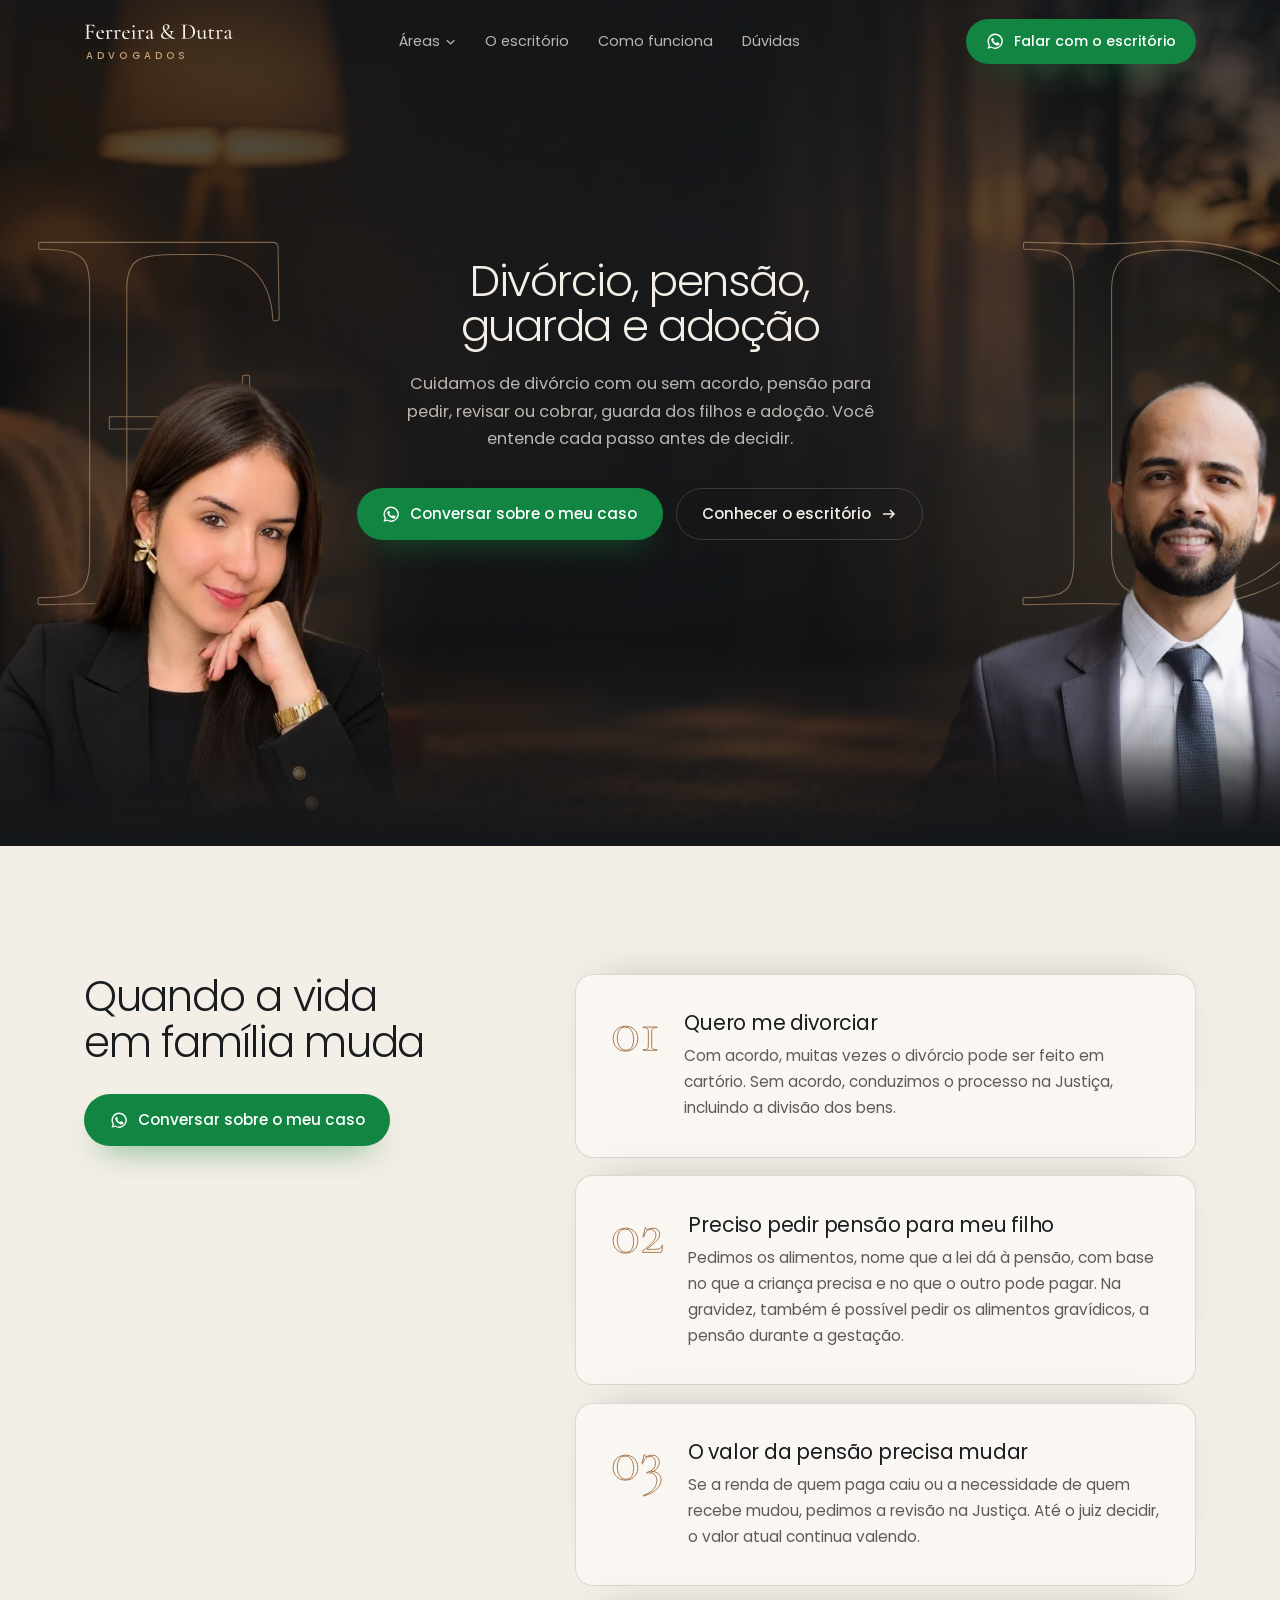
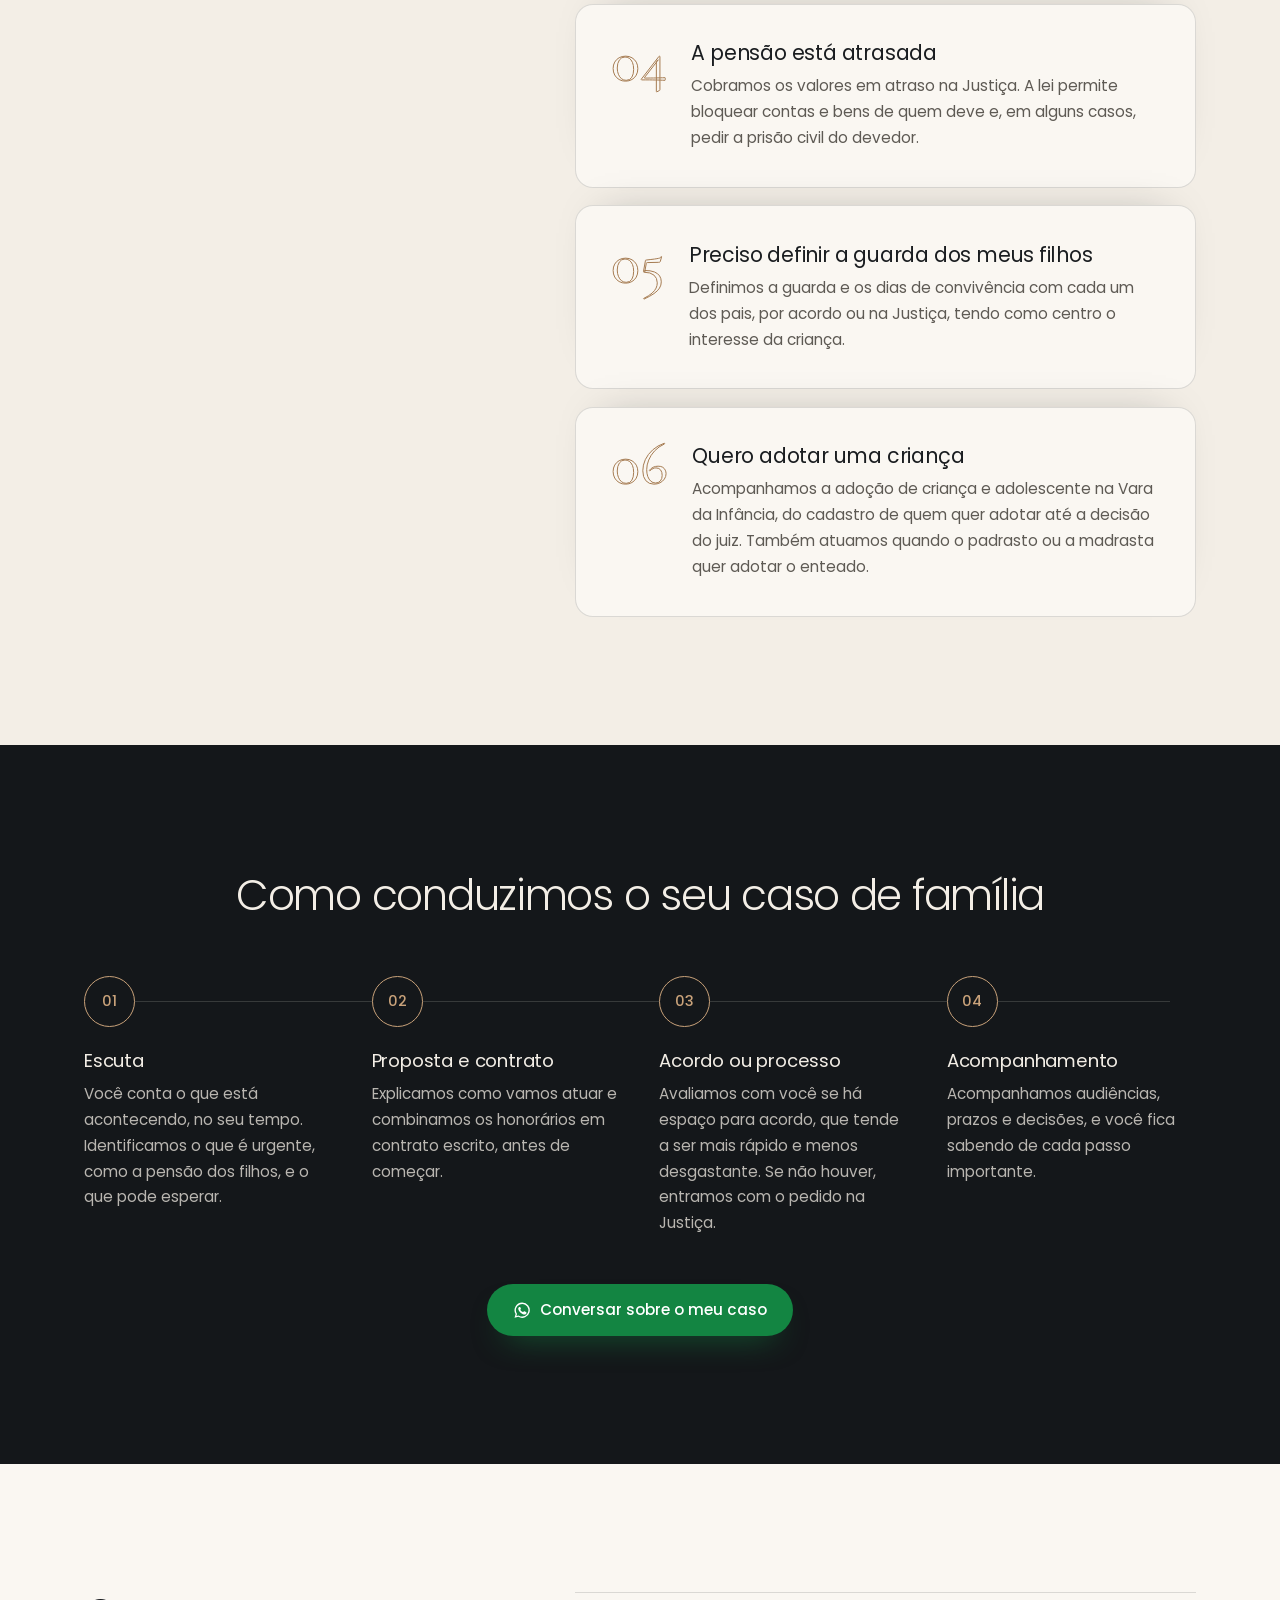
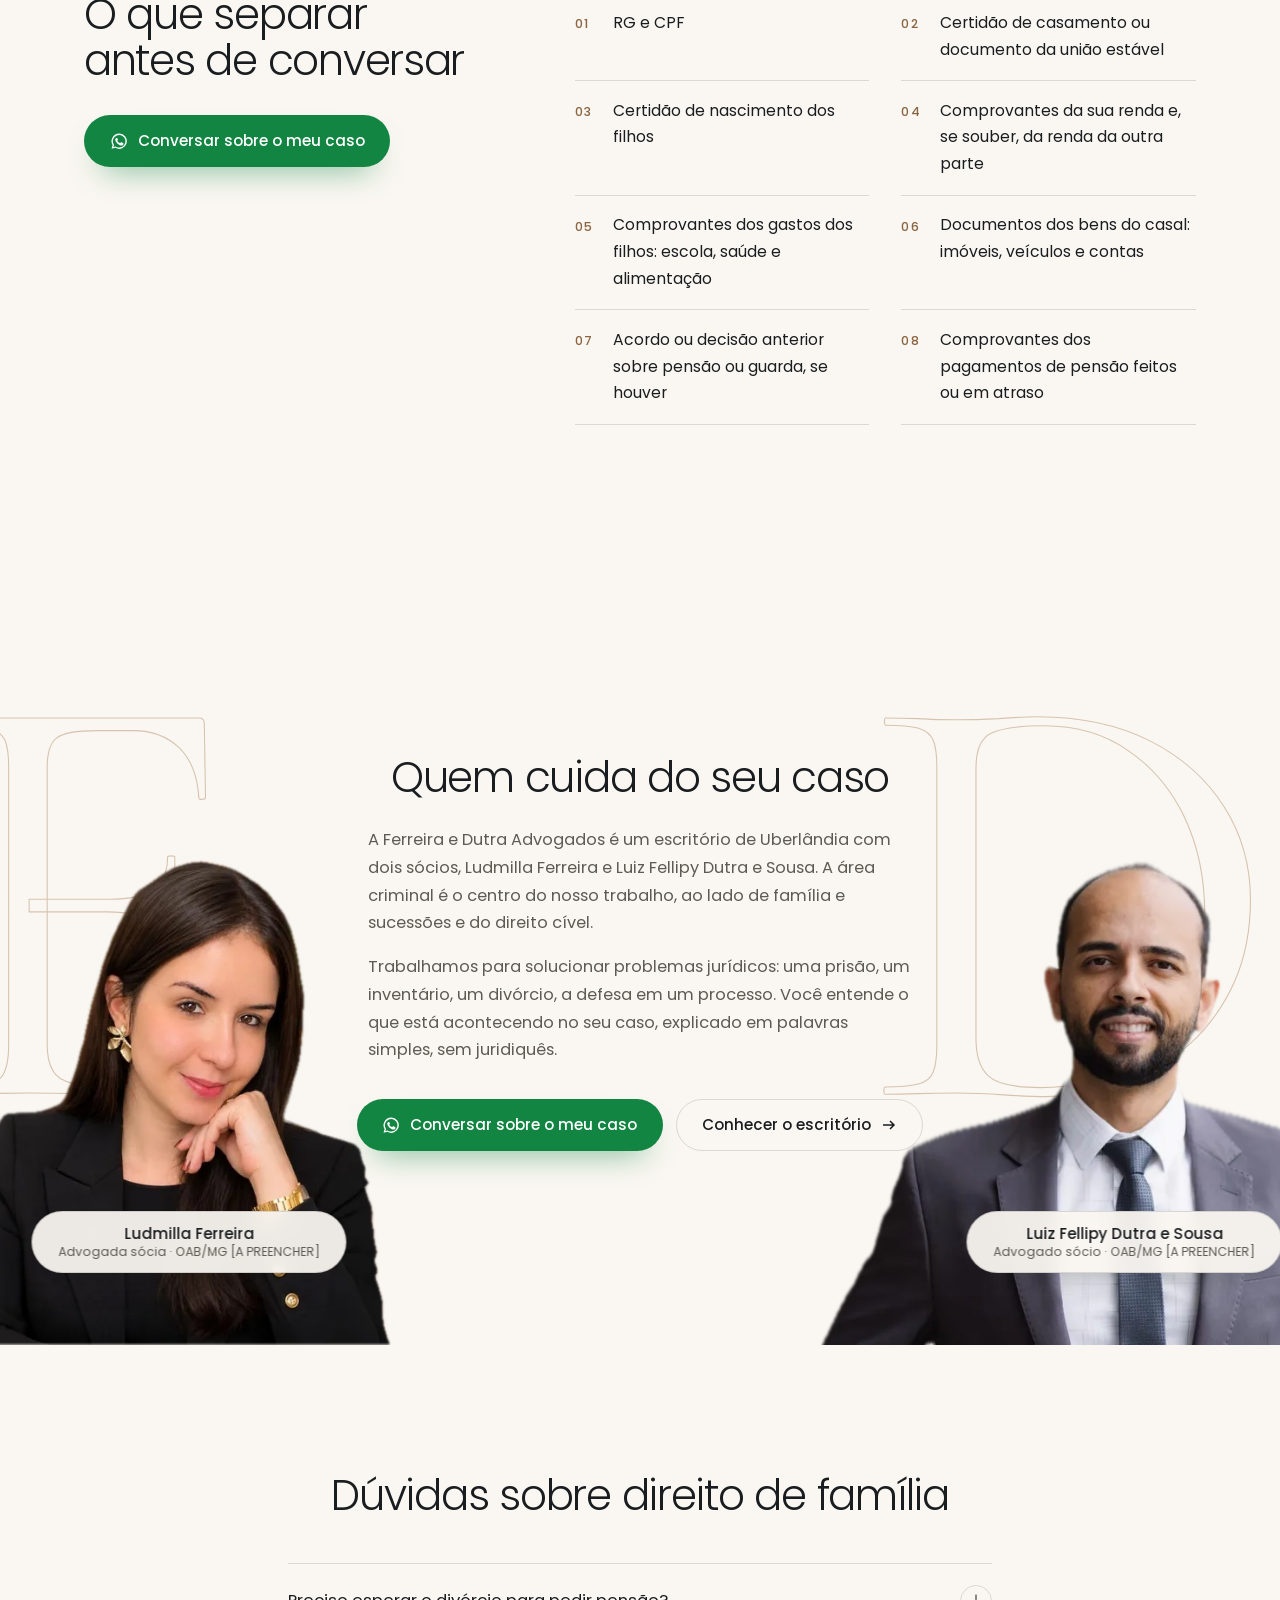
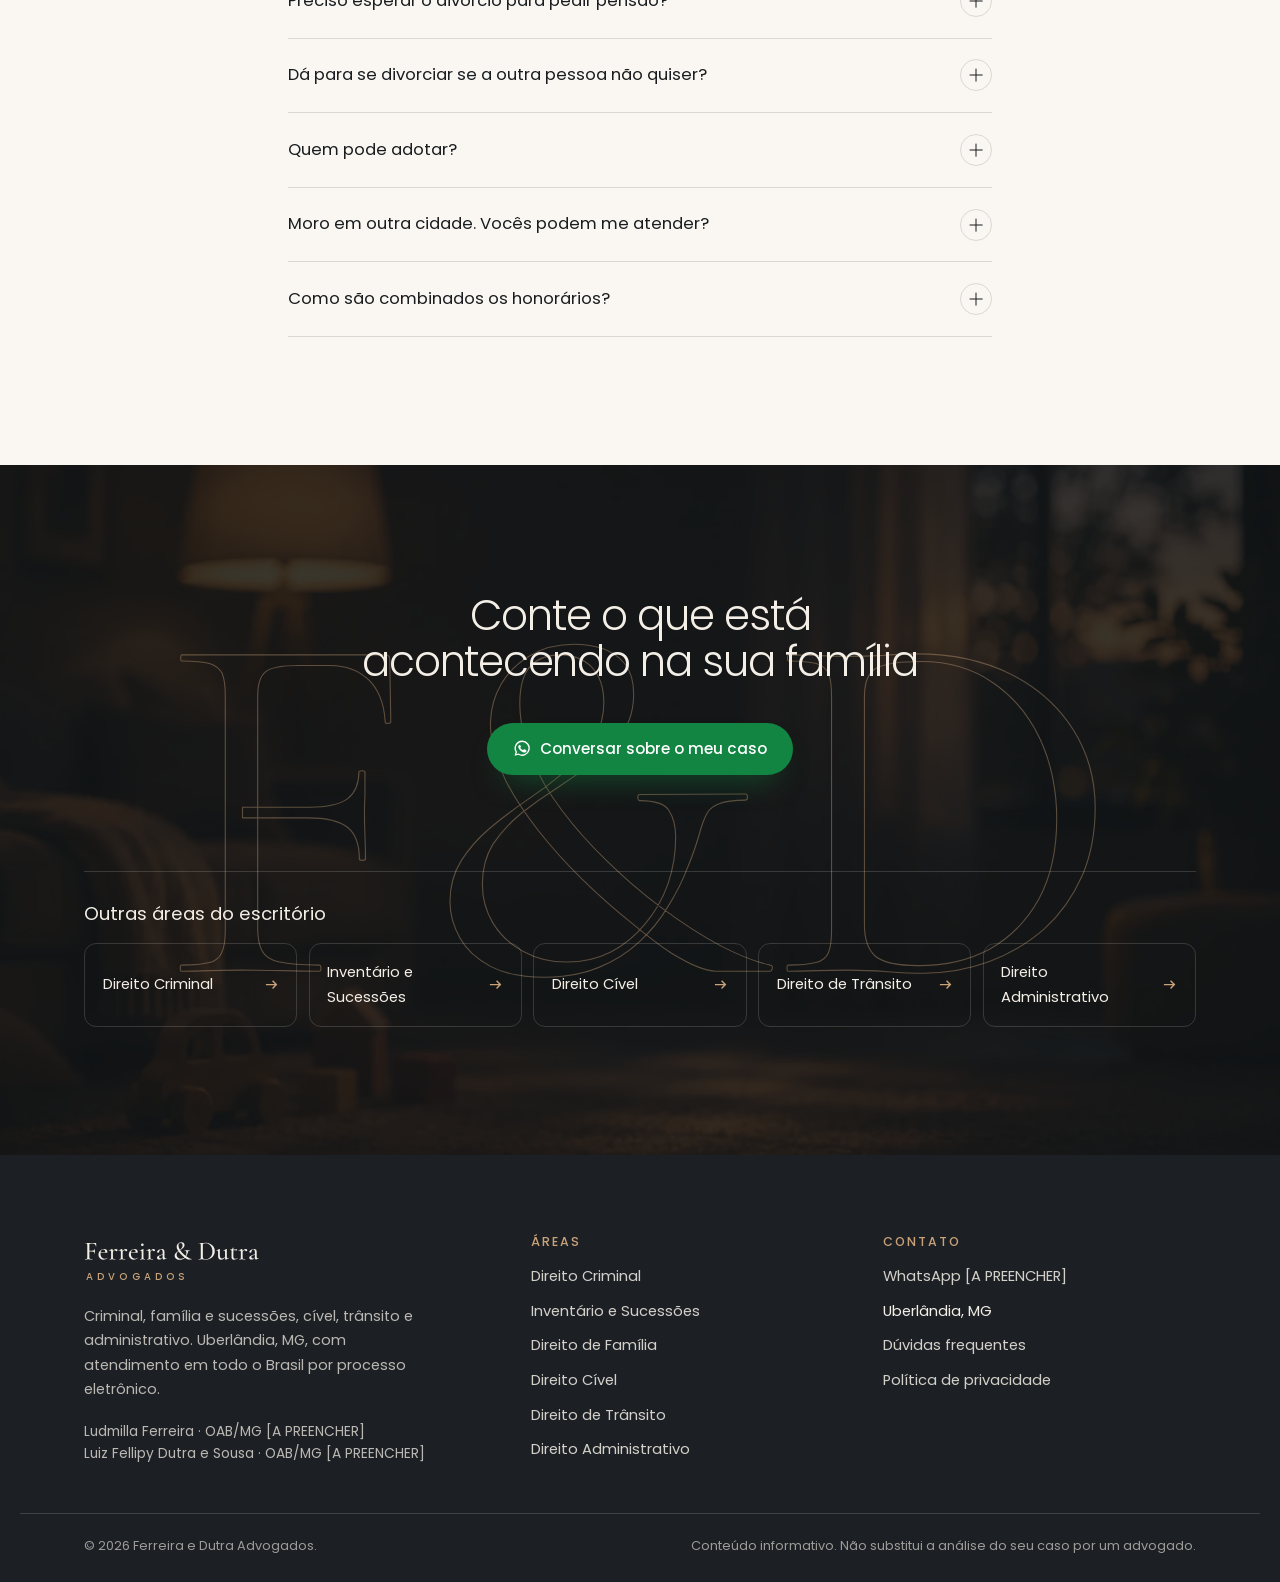
<file: familia.html>
<!doctype html>
<html lang="pt-BR">
<head>
<meta charset="utf-8">
<meta name="viewport" content="width=device-width,initial-scale=1,viewport-fit=cover">
<title>Advogado de família em Uberlândia | Ferreira e Dutra</title>
<meta name="description" content="Divórcio, pensão alimentícia (pedir, revisar ou cobrar), guarda, convivência e adoção em Uberlândia, com atenção e sigilo. Fale com o escritório.">
<meta name="robots" content="noindex,nofollow">
<link rel="canonical" href="https://ferreiradutra.vercel.app/familia">
<meta name="theme-color" content="#14171A">
<meta property="og:type" content="website"><meta property="og:locale" content="pt_BR"><meta property="og:site_name" content="Ferreira e Dutra Advogados">
<meta property="og:title" content="Advogado de família em Uberlândia | Ferreira e Dutra"><meta property="og:description" content="Divórcio, pensão alimentícia (pedir, revisar ou cobrar), guarda, convivência e adoção em Uberlândia, com atenção e sigilo. Fale com o escritório."><meta property="og:url" content="https://ferreiradutra.vercel.app/familia">
<meta property="og:image" content="https://ferreiradutra.vercel.app/assets/img/og-v1.jpg"><meta name="twitter:card" content="summary_large_image">
<link rel="icon" href="/assets/img/favicon-v1.svg" type="image/svg+xml"><link rel="icon" href="/assets/img/favicon-v1.png" type="image/png" sizes="64x64"><link rel="apple-touch-icon" href="/assets/img/apple-touch-icon.png">
<link rel="preload" href="/assets/fonts/poppins-300.woff2" as="font" type="font/woff2" crossorigin>
<link rel="preload" href="/assets/fonts/poppins-500.woff2" as="font" type="font/woff2" crossorigin>
<link rel="preload" as="image" imagesrcset="/assets/img/fotos/luiz-recorte-560.webp 444w, /assets/img/fotos/luiz-recorte-900.webp 714w" imagesizes="(max-width:1060px) 82vw, 44vw" fetchpriority="high">
<script>document.documentElement.classList.add('js')</script>
<style>@font-face{font-family:"Poppins";src:url(/assets/fonts/poppins-300.woff2) format("woff2");font-weight:300;font-display:swap}@font-face{font-family:"Poppins";src:url(/assets/fonts/poppins-400.woff2) format("woff2");font-weight:400;font-display:swap}@font-face{font-family:"Poppins";src:url(/assets/fonts/poppins-500.woff2) format("woff2");font-weight:500;font-display:swap}@font-face{font-family:"Sans Reserva";src:local("Arial");size-adjust:112.5%}:root{--grafite:#14171A;--grafite-2:#1C2024;--grafite-3:#272C31;--areia:#F3EEE6;--areia-2:#E9E1D4;--papel:#FAF7F2;--verde:#138542;--bronze:#8A6440;--bronze-2:#A67C52;--bronze-cl:#C9A27A;--tinta:#1A1D20;--muted:#5E5A54;--claro-2:rgba(243,238,230,.74);--linha:rgba(26,29,32,.14);--linha-c:rgba(243,238,230,.16);--r:18px;--maxw:1240px;--gutter:clamp(1.25rem,5vw,4rem);--sec:clamp(5rem,10vw,8.5rem);--t-hero:clamp(2.7rem,4.7vw,4.5rem);--t-h2:clamp(2rem,3.3vw,3.05rem);--ease:cubic-bezier(.22,.8,.2,1)}*,*::before,*::after{box-sizing:border-box}html{-webkit-text-size-adjust:100%;scroll-behavior:smooth;scroll-padding-top:5.5rem}body{margin:0;font:400 1.02rem/1.7 "Poppins","Sans Reserva",system-ui,sans-serif;color:var(--tinta);background:var(--papel);-webkit-font-smoothing:antialiased;overflow-x:clip}img,svg{display:block;max-width:100%}a{color:inherit;text-decoration:none}button{font:inherit;color:inherit;background:none;border:0;cursor:pointer;padding:0}h1,h2,h3,p,ul,ol,dl,dd,figure{margin:0}h1,h2{font-weight:300;line-height:1.08;letter-spacing:-.03em;text-wrap:balance}h3{font-weight:400;line-height:1.3;letter-spacing:-.01em}.wrap{width:100%;max-width:var(--maxw);margin-inline:auto;padding-inline:var(--gutter)}.sec{padding-block:var(--sec)}.escuro{background:var(--grafite);color:var(--areia)}.areia{background:var(--areia)}:focus-visible{outline:2px solid var(--bronze-2);outline-offset:3px;border-radius:6px}::selection{background:var(--bronze-cl);color:var(--grafite)}.so-leitor{position:absolute;width:1px;height:1px;overflow:hidden;clip:rect(0 0 0 0);white-space:nowrap}.ctas{display:flex;flex-wrap:wrap;gap:.8rem;align-items:center}.btn{position:relative;display:inline-flex;align-items:center;justify-content:center;gap:.6rem;min-height:3.25rem;padding:.85rem 1.6rem;border-radius:999px;font-weight:500;font-size:.95rem;line-height:1.2;white-space:nowrap;overflow:hidden;isolation:isolate;transition:transform .35s var(--ease),background-color .3s,color .3s,border-color .3s}.btn svg{width:1.15rem;height:1.15rem;flex:none}.btn--pri{background:var(--verde);color:#fff;box-shadow:0 16px 32px -18px rgba(19,133,66,.85)}.btn--pri::after{content:"";position:absolute;inset:0;z-index:-1;background:linear-gradient(110deg,transparent 30%,rgba(255,255,255,.28) 50%,transparent 70%);transform:translateX(-120%);transition:transform .9s var(--ease)}.btn--pri:hover{transform:translateY(-2px);background:#0F6F37}.btn--pri:hover::after{transform:translateX(120%)}.btn--linha{border:1px solid var(--linha);color:var(--tinta)}.btn--linha:hover{border-color:var(--tinta)}.escuro .btn--linha,.capa .btn--linha{border-color:var(--linha-c);color:var(--areia)}.escuro .btn--linha:hover,.capa .btn--linha:hover{border-color:var(--areia)}.btn--linha svg{width:1rem;height:1rem;transition:transform .35s var(--ease)}.btn--linha:hover svg{transform:translateX(3px)}.top{position:fixed;inset:0 0 auto;z-index:40;color:var(--areia);transition:background-color .4s,box-shadow .4s,backdrop-filter .4s}.top.solid{background:rgba(20,23,26,.86);backdrop-filter:blur(14px);-webkit-backdrop-filter:blur(14px);box-shadow:0 1px 0 var(--linha-c)}.top__in{display:flex;align-items:center;gap:2rem;height:5.2rem}.marca{display:flex;flex-direction:column;align-items:flex-start;gap:.15rem;flex:none}.marca__nome{height:1.7rem;width:auto;fill:currentColor}.marca span{font-size:.62rem;font-weight:500;letter-spacing:.42em;text-transform:uppercase;color:var(--bronze-cl);padding-left:.12rem}.nav{display:flex;align-items:center;gap:1.8rem;margin-inline:auto;font-size:.9rem;color:var(--claro-2)}.nav>a,.nav__bt{transition:color .3s}.nav>a:hover,.nav__bt:hover{color:var(--areia)}.nav__areas{position:relative}.nav__bt{display:inline-flex;align-items:center;gap:.35rem;color:var(--claro-2)}.nav__bt svg{width:.7rem;height:.7rem;transition:transform .3s}.nav__menu{position:absolute;left:50%;top:calc(100% + .9rem);width:17rem;padding:.6rem;border-radius:14px;background:var(--grafite-2);box-shadow:0 30px 60px -20px rgba(0,0,0,.6),0 0 0 1px var(--linha-c);opacity:0;visibility:hidden;transform:translate(-50%,-6px);transition:opacity .25s,transform .25s var(--ease),visibility .25s}.nav__menu::before{content:"";position:absolute;inset:-1rem 0 auto;height:1rem}.nav__areas:hover .nav__menu,.nav__areas:focus-within .nav__menu,.nav__areas.aberto .nav__menu{opacity:1;visibility:visible;transform:translate(-50%,0)}.nav__areas:hover .nav__bt svg,.nav__areas.aberto .nav__bt svg{transform:rotate(180deg)}.nav__menu a{display:flex;justify-content:space-between;align-items:center;padding:.65rem .8rem;border-radius:9px;color:var(--areia);transition:background-color .2s}.nav__menu a:hover,.nav__menu a[aria-current]{background:var(--grafite-3)}.nav__menu a i{font-style:normal;font-size:.75rem;color:var(--bronze-cl)}.top .btn{min-height:2.8rem;padding:.65rem 1.25rem;font-size:.88rem}.menu-bt{display:none;width:2.9rem;height:2.9rem;border-radius:50%;border:1px solid var(--linha-c);place-items:center;margin-left:auto}.menu-bt i{display:block;width:1.1rem;height:1px;background:currentColor;box-shadow:0 -5px 0 currentColor,0 5px 0 currentColor;transition:box-shadow .3s,transform .3s}.menu{position:fixed;inset:0;z-index:39;background:var(--grafite);color:var(--areia);padding:6.5rem var(--gutter) 2rem;display:flex;flex-direction:column;gap:2rem;overflow-y:auto;opacity:0;visibility:hidden;transition:opacity .35s,visibility .35s}.menu.aberto{opacity:1;visibility:visible}.menu nav{display:flex;flex-direction:column}.menu nav a{display:flex;justify-content:space-between;align-items:baseline;padding:.95rem 0;border-bottom:1px solid var(--linha-c);font-size:1.35rem;font-weight:300}.menu nav a i{font-style:normal;font-size:.8rem;color:var(--bronze-cl)}.menu__extra{display:flex;flex-direction:column;gap:.4rem;font-size:.95rem;color:var(--claro-2)}.menu-aberto .menu-bt i{box-shadow:none;transform:rotate(45deg)}.menu-aberto .menu-bt i::after{content:"";display:block;width:100%;height:1px;background:currentColor;transform:rotate(90deg)}.capa{position:relative;min-height:100svh;display:flex;align-items:center;overflow:hidden;isolation:isolate;text-align:center;background:radial-gradient(70% 60% at 50% 38%,#2B3035 0%,var(--grafite) 70%);color:var(--areia)}.capa::after{content:"";position:absolute;inset:auto 0 0;height:18%;z-index:1;background:linear-gradient(0deg,var(--grafite) 0%,rgba(20,23,26,0));pointer-events:none}.capa__fundo{position:absolute;inset:0;z-index:-1}.capa__fundo img{width:100%;height:100%;object-fit:cover;opacity:.62}.capa__fundo::after{content:"";position:absolute;inset:0;background:radial-gradient(52% 58% at 50% 42%,rgba(20,23,26,.72) 0%,rgba(20,23,26,.38) 100%),linear-gradient(180deg,rgba(20,23,26,.55) 0%,rgba(20,23,26,0) 30%)}.capa__palco{position:absolute;inset:0;z-index:0}.lado{position:absolute;bottom:0;height:min(52svh,32rem);display:flex;align-items:flex-end}.lado--l{right:calc(50% + 14.5rem)}.lado--r{left:calc(50% + 14.5rem)}.lado__foto{position:relative;z-index:2;height:100%;width:auto;max-width:none;-webkit-mask-image:linear-gradient(0deg,transparent 0,#000 22%);mask-image:linear-gradient(0deg,transparent 0,#000 22%)}.lado__luz{position:absolute;z-index:1;left:50%;top:38%;width:115%;aspect-ratio:1;transform:translate(-50%,-50%);border-radius:50%;background:radial-gradient(closest-side,rgba(201,162,122,.17),rgba(201,162,122,0))}.letra{position:absolute;z-index:0;height:150%;width:auto;top:-66%;overflow:visible}.lado--l .letra{left:50%;transform:translateX(-58%)}.lado--r .letra{left:50%;transform:translateX(-42%)}.letra path{fill:none;stroke:var(--bronze-cl);stroke-width:1.1px;vector-effect:non-scaling-stroke;opacity:.55;stroke-dasharray:1;stroke-dashoffset:1;animation:traco 3.4s var(--ease) .2s forwards}.lado--r .letra path{animation-delay:.5s}@keyframes traco{to{stroke-dashoffset:0}}.capa__txt{position:relative;z-index:3;max-width:calc(40rem + 2 * var(--gutter));margin-inline:auto;padding-block:6.5rem 12rem}.capa__marca{display:flex;flex-direction:column;align-items:center;gap:.7rem;margin-bottom:3.6rem}.capa__nome{height:clamp(2.3rem,3.6vw,3.3rem);width:auto;fill:var(--areia)}.capa__marca span{text-transform:uppercase;font-size:.72rem;font-weight:500;letter-spacing:.55em;padding-left:.55em;color:var(--bronze-cl)}.capa h1{font-size:clamp(2.6rem,4.3vw,4.3rem);line-height:1.05}.capa__txt>p{margin:1.3rem auto 0;font-size:clamp(1.02rem,1.2vw,1.14rem);color:var(--claro-2);max-width:30rem}.capa .ctas{margin-top:2.2rem;justify-content:center}.capa--area{min-height:94svh}.capa--area .capa__txt{max-width:calc(42rem + 2 * var(--gutter));padding-top:9rem}.capa--area h1{font-size:clamp(2.2rem,3.4vw,3.1rem)}.home .top:not(.solid) .marca{opacity:0;pointer-events:none}.top .marca{transition:opacity .4s}.seletor{background:var(--grafite);color:var(--areia);padding-block:0 clamp(3.5rem,7vw,5rem)}.seletor__in{display:grid;grid-template-columns:minmax(0,.7fr) minmax(0,2fr);gap:2rem;align-items:center;padding-top:2.2rem;border-top:1px solid var(--linha-c)}.seletor__h{font-size:clamp(1.3rem,2vw,1.7rem);font-weight:300;letter-spacing:-.02em;line-height:1.2}.seletor__grade{display:grid;grid-template-columns:repeat(3,1fr);gap:.6rem}.seletor a{display:flex;align-items:center;justify-content:space-between;gap:.8rem;padding:.9rem 1rem .9rem 1.1rem;border-radius:12px;border:1px solid var(--linha-c);font-size:.9rem;line-height:1.35;text-align:left;background:rgba(255,255,255,.02);transition:border-color .3s,background-color .3s}.seletor a svg{width:.95rem;height:.95rem;flex:none;color:var(--bronze-cl);transition:transform .35s var(--ease)}.seletor a:hover{border-color:var(--bronze-cl);background:rgba(201,162,122,.08)}.seletor a:hover svg{transform:translateX(3px)}.com-fundo,.final{position:relative;isolation:isolate;overflow:hidden}.sec__fundo{position:absolute;inset:0;z-index:-2}.sec__fundo img{width:100%;height:100%;object-fit:cover}.sec__fundo::after{content:"";position:absolute;inset:0;background:rgba(20,23,26,.8)}.manifesto-sec{clip-path:inset(0)}.sec__fundo--fixo{position:fixed}.manifesto-sec .sec__fundo::after{background:linear-gradient(180deg,rgba(20,23,26,.86) 0%,rgba(20,23,26,.7) 45%,rgba(20,23,26,.9) 100%)}.alcance-sec .sec__fundo::after{background:linear-gradient(90deg,rgba(20,23,26,.94) 0%,rgba(20,23,26,.7) 55%,rgba(20,23,26,.82) 100%)}.final .sec__fundo::after{background:rgba(20,23,26,.84)}.letreiro{position:absolute;overflow:visible;pointer-events:none}.letreiro path{fill:none;stroke:var(--bronze-cl);stroke-width:1.1px;vector-effect:non-scaling-stroke;opacity:.4;stroke-dasharray:1;stroke-dashoffset:1}.indice-cab{display:flex;justify-content:space-between;align-items:end;gap:2rem;margin-bottom:clamp(2.4rem,5vw,3.6rem)}.indice-cab h2{font-size:var(--t-h2);max-width:34rem}.indice{margin:0;padding:0;list-style:none;border-top:1px solid var(--linha)}.indice a{position:relative;display:grid;grid-template-columns:3.6rem minmax(0,1fr) minmax(0,1.15fr) 3.4rem;align-items:center;gap:1.5rem;padding:1.7rem .4rem;border-bottom:1px solid var(--linha);isolation:isolate}.indice a::before{content:"";position:absolute;inset:0;z-index:-1;background:var(--grafite);transform:scaleY(0);transform-origin:bottom;transition:transform .55s var(--ease)}.indice__n{font-size:.82rem;font-weight:500;letter-spacing:.12em;color:var(--bronze);transition:color .4s}.indice__nome{font-size:clamp(1.6rem,2.7vw,2.4rem);font-weight:300;letter-spacing:-.02em;line-height:1.1;transition:color .4s,transform .55s var(--ease)}.indice__txt{color:var(--muted);font-size:.96rem;transition:color .4s}.indice__seta{width:3.2rem;height:3.2rem;border-radius:50%;border:1px solid var(--linha);display:grid;place-items:center;transition:border-color .4s,background-color .4s,color .4s,transform .55s var(--ease)}.indice__seta svg{width:1.1rem;height:1.1rem}.indice a:hover::before,.indice a:focus-visible::before{transform:scaleY(1);transform-origin:top}.indice a:hover .indice__nome{color:var(--areia);transform:translateX(.6rem)}.indice a:hover .indice__txt{color:var(--claro-2)}.indice a:hover .indice__n{color:var(--bronze-cl)}.indice a:hover .indice__seta{border-color:var(--bronze-cl);background:var(--bronze-cl);color:var(--grafite);transform:rotate(-45deg)}.manifesto{font-size:clamp(1.6rem,3.1vw,2.75rem);font-weight:300;line-height:1.3;letter-spacing:-.02em;max-width:58rem}.manifesto span{opacity:.38;transition:opacity .45s}.manifesto span.on{opacity:1}.manifesto-sec .ctas{margin-top:2.4rem}.difs{display:grid;grid-template-columns:repeat(5,1fr);gap:clamp(1rem,2.4vw,2rem);margin:clamp(4rem,8vw,6rem) 0 0;padding:0;list-style:none}.dif{padding-top:1.4rem;border-top:1px solid var(--linha-c)}.dif svg{height:3.2rem;width:auto;margin-bottom:1.3rem;overflow:visible}.dif svg path{fill:none;stroke:var(--bronze-cl);stroke-width:1px;vector-effect:non-scaling-stroke;stroke-dasharray:1;stroke-dashoffset:1}.dif.in svg path{animation:traco 2.2s var(--ease) forwards}.dif h3{font-size:1.08rem;color:var(--areia)}.dif p{margin-top:.5rem;font-size:.92rem;color:var(--claro-2)}.equipe{position:relative;overflow:hidden;isolation:isolate;min-height:min(88svh,50rem);display:flex;align-items:center;background:var(--papel);padding-block:clamp(4.5rem,9svh,6rem) clamp(3.5rem,8svh,5.5rem)}.equipe__txt{position:relative;z-index:2;text-align:center;max-width:calc(36rem + 2 * var(--gutter))}.equipe h2{font-size:var(--t-h2);white-space:nowrap}.equipe__p{text-align:left;max-width:34rem;margin:1.6rem auto 0;color:var(--muted)}.equipe__p p+p{margin-top:1rem}.equipe .ctas{justify-content:center;margin-top:2.2rem}.equipe__palco{position:absolute;inset:0;z-index:1;pointer-events:none}.eq{position:absolute;bottom:0;margin:0;height:min(54svh,31rem);display:flex;align-items:flex-end}.eq--l{right:calc(50% + 15.5rem)}.eq--r{left:calc(50% + 10rem)}.eq--r .letra{left:4rem}.eq__foto{position:relative;z-index:1;height:100%;width:auto;max-width:none}.eq .letra path{stroke:var(--bronze-2);opacity:.42;animation:none}.equipe.in .eq .letra path{animation:traco 3.2s var(--ease) .2s forwards}.eq__nome{position:absolute;z-index:2;left:50%;bottom:clamp(3.2rem,8svh,4.6rem);transform:translateX(-50%);display:flex;flex-direction:column;align-items:center;padding:.7rem 1.6rem;border-radius:999px;background:rgba(250,247,242,.94);border:1px solid var(--linha);box-shadow:0 18px 36px -20px rgba(26,29,32,.45);-webkit-backdrop-filter:blur(8px);backdrop-filter:blur(8px);text-align:center;white-space:nowrap;line-height:1.35}.eq__nome b{font-weight:500;font-size:.95rem;color:var(--tinta)}.eq__nome span{font-size:.76rem;color:var(--muted)}.eq--l .eq__nome{left:56%}.eq--r .eq__nome{left:52%}.cab-centro{font-size:var(--t-h2);text-align:center;margin:0 auto clamp(2.4rem,5vw,3.6rem)}.fim-centro{justify-content:center;margin-top:clamp(2.2rem,4vw,3rem)}@media (min-width:861px){.cab-centro{white-space:nowrap}}.areas-sec{padding-block:clamp(3.5rem,8svh,5.5rem)}.areas-sec .cab-centro{margin-bottom:clamp(1.6rem,3.5svh,2.4rem)}.areas-sec .indice a{padding:clamp(.7rem,1.6svh,1.05rem) .4rem}.areas-sec .indice__nome{font-size:clamp(1.4rem,2.2vw,1.95rem)}.areas-sec .indice__txt{font-size:.9rem;line-height:1.55}.areas-sec .indice__seta{width:2.7rem;height:2.7rem}.areas-sec .fim-centro{margin-top:clamp(1.6rem,3.5svh,2.4rem)}.passos-cab{display:flex;justify-content:space-between;align-items:end;gap:2rem;margin-bottom:clamp(2.8rem,6vw,4rem)}.passos-cab h2{font-size:var(--t-h2);max-width:32rem}.passos{position:relative;display:grid;grid-template-columns:repeat(4,1fr);gap:clamp(1.2rem,3vw,2.4rem);margin:0;padding:0;list-style:none}.passos::before,.passos__linha{content:"";position:absolute;left:1.6rem;right:1.6rem;top:1.6rem;height:1px;background:var(--linha)}.passos__linha{background:var(--bronze-2);transform:scaleX(var(--p,0));transform-origin:left;transition:transform .15s linear}.escuro .passos::before{background:var(--linha-c)}.escuro .passos__linha{background:var(--bronze-cl)}.passo b{position:relative;display:grid;place-items:center;width:3.2rem;height:3.2rem;border-radius:50%;background:var(--papel);border:1px solid var(--bronze-2);color:var(--bronze);font-weight:500;font-size:.9rem;margin-bottom:1.4rem}.areia .passo b{background:var(--areia)}.escuro .passo b{background:var(--grafite);border-color:var(--bronze-cl);color:var(--bronze-cl)}.passo h3{font-size:1.14rem}.passo p{margin-top:.5rem;color:var(--muted);font-size:.95rem}.escuro .passo p{color:var(--claro-2)}.alcance{display:grid;grid-template-columns:minmax(0,1fr) minmax(0,1fr);gap:clamp(2rem,6vw,5rem);align-items:center}.alcance h2{font-size:var(--t-h2)}.alcance p{margin-top:1.2rem;color:var(--claro-2)}.alcance .ctas{margin-top:2.2rem}.mapa{width:100%;max-width:34rem;margin-inline:auto;overflow:visible}.mapa__pais{fill:rgba(201,162,122,.05);stroke:var(--bronze-cl);stroke-width:1.2;stroke-linejoin:round;stroke-dasharray:1;stroke-dashoffset:1}.mapa__arco{fill:none;stroke:var(--bronze-cl);stroke-width:1;opacity:.55;stroke-dasharray:1;stroke-dashoffset:1}.mapa__cap{fill:var(--bronze-cl);opacity:0}.mapa__udi{fill:var(--areia)}.mapa__onda{fill:none;stroke:var(--areia);stroke-width:1;transform-box:fill-box;transform-origin:center;opacity:0}.mapa__nome{font:500 15px "Poppins","Sans Reserva",sans-serif;fill:var(--areia)}.mapa.ver .mapa__pais{animation:traco 2.6s var(--ease) forwards}.mapa.ver .mapa__arco{animation:traco 1.4s var(--ease) var(--d) forwards}.mapa.ver .mapa__cap{animation:aparece .5s var(--ease) var(--d) forwards}.mapa.ver .mapa__onda{animation:onda 2.8s ease-out 1s infinite}.mapa.ver .mapa__onda--2{animation-delay:2.4s}@keyframes aparece{to{opacity:.9}}@keyframes onda{0%{opacity:.7;transform:scale(1)}100%{opacity:0;transform:scale(4.2)}}.sit{display:grid;grid-template-columns:minmax(0,.8fr) minmax(0,1.2fr);gap:clamp(2rem,6vw,5rem);align-items:start}.sit__cab{position:sticky;top:7.5rem;display:flex;flex-direction:column;align-items:flex-start;gap:1.8rem}.sit__cab h2{font-size:var(--t-h2)}.cartoes{display:flex;flex-direction:column;gap:1.1rem;margin:0;padding:0;list-style:none}.cartao{position:sticky;top:calc(7.5rem + var(--i) * .9rem);display:grid;grid-template-columns:auto 1fr;gap:.4rem 1.5rem;padding:clamp(1.5rem,3vw,2.2rem);border-radius:var(--r);background:var(--papel);border:1px solid var(--linha);box-shadow:0 -16px 40px -30px rgba(26,29,32,.35)}.cartao svg{grid-row:span 2;height:2.6rem;width:auto;overflow:visible}.cartao svg path{fill:none;stroke:var(--bronze-2);stroke-width:1px;vector-effect:non-scaling-stroke}.cartao h3{font-size:clamp(1.1rem,1.6vw,1.3rem);align-self:end}.cartao p{color:var(--muted);font-size:.96rem}.docs{display:grid;grid-template-columns:minmax(0,.8fr) minmax(0,1.2fr);gap:clamp(2rem,6vw,5rem);align-items:start}.docs h2{font-size:var(--t-h2)}.docs .ctas{margin-top:2rem}.docs__lista{display:grid;grid-template-columns:1fr 1fr;column-gap:2rem;margin:0;padding:0;list-style:none;border-top:1px solid var(--linha);counter-reset:d}.docs__lista li{display:grid;grid-template-columns:2.4rem 1fr;padding:1.05rem 0;border-bottom:1px solid var(--linha);counter-increment:d;font-size:.98rem}.docs__lista li::before{content:counter(d,decimal-leading-zero);font-size:.78rem;font-weight:500;letter-spacing:.1em;color:var(--bronze);padding-top:.2rem}.faq{max-width:52rem;margin-inline:auto}.faq .cab-centro{margin-bottom:clamp(1.8rem,4vw,2.8rem)}.faq__item{border-bottom:1px solid var(--linha)}.faq__item:first-child{border-top:1px solid var(--linha)}.faq__item summary{display:flex;justify-content:space-between;align-items:center;gap:1rem;padding:1.3rem 0;cursor:pointer;list-style:none;font-size:1.04rem}.faq__item summary::-webkit-details-marker{display:none}.faq__item summary i{position:relative;flex:none;width:2rem;height:2rem;border-radius:50%;border:1px solid var(--linha);transition:transform .4s var(--ease),background-color .3s,border-color .3s}.faq__item summary i::before,.faq__item summary i::after{content:"";position:absolute;left:50%;top:50%;width:.8rem;height:1px;background:currentColor;transform:translate(-50%,-50%)}.faq__item summary i::after{transform:translate(-50%,-50%) rotate(90deg)}.faq__item[open] summary i{transform:rotate(45deg);background:var(--bronze);border-color:var(--bronze);color:#fff}.faq__item p{padding:0 3rem 1.4rem 0;color:var(--muted)}.final{position:relative;overflow:hidden;isolation:isolate;text-align:center}.final .letreiro{left:50%;top:50%;width:min(92vw,60rem);height:auto;transform:translate(-50%,-50%);z-index:-1}.final.in .letreiro path{animation:traco 3.2s var(--ease) forwards}.final h2{font-size:var(--t-h2);max-width:44rem;margin-inline:auto}.final p{margin:1.2rem auto 0;max-width:38rem;color:var(--claro-2)}.final .ctas{justify-content:center;margin-top:2.4rem}.outras{margin-top:clamp(4rem,8vw,6rem);padding-top:2rem;border-top:1px solid var(--linha-c);text-align:left}.outras h2{font-size:1.15rem;font-weight:400;letter-spacing:0;margin:0 0 1.2rem;max-width:none}.outras__lista{display:grid;grid-template-columns:repeat(5,1fr);gap:.7rem}.outras__lista a{display:flex;justify-content:space-between;align-items:center;gap:.6rem;padding:1rem 1.1rem;border-radius:12px;border:1px solid var(--linha-c);font-size:.92rem;transition:border-color .3s,background-color .3s}.outras__lista a:hover{border-color:var(--bronze-cl);background:rgba(201,162,122,.08)}.outras__lista svg{width:.95rem;height:.95rem;color:var(--bronze-cl);flex:none}.rod{background:var(--grafite-2);color:var(--areia);padding-block:clamp(3.5rem,7vw,5rem) 1.6rem}.rod__in{display:grid;grid-template-columns:1.3fr 1fr 1fr;gap:2.5rem}.rod .marca__nome{height:2rem}.rod__marca p{margin-top:1.1rem;font-size:.9rem;color:var(--claro-2);max-width:22rem}.rod__marca ul{margin:1.2rem 0 0;padding:0;list-style:none;font-size:.86rem;color:var(--claro-2);line-height:1.6}.rod__col h2{font-size:.78rem;font-weight:500;letter-spacing:.16em;text-transform:uppercase;color:var(--bronze-cl);margin-bottom:1rem}.rod__col ul{margin:0;padding:0;list-style:none;display:flex;flex-direction:column;gap:.6rem;font-size:.92rem}.rod__col a{color:rgba(243,238,230,.85);transition:color .3s}.rod__col a:hover{color:var(--bronze-cl)}.rod__fim{margin-top:3rem;padding-top:1.3rem;border-top:1px solid var(--linha-c);font-size:.8rem;color:rgba(243,238,230,.6);display:flex;justify-content:space-between;gap:1rem;flex-wrap:wrap}.zap{position:fixed;right:1.1rem;bottom:1.1rem;z-index:50;display:grid;place-items:center;width:3.6rem;height:3.6rem;border-radius:50%;background:#1FAF5A;color:#fff;box-shadow:0 16px 34px -14px rgba(0,0,0,.45);transition:transform .35s var(--ease)}.zap svg{width:1.9rem;height:1.9rem}.zap:hover{transform:translateY(-2px)}.js .zap{opacity:0;transform:translateY(12px);pointer-events:none;transition:opacity .4s var(--ease),transform .4s var(--ease)}.js .zap.ver{opacity:1;transform:none;pointer-events:auto}.texto-pag{padding-top:9rem}.texto{max-width:46rem}.texto h1{font-size:var(--t-h2)}.texto h2{font-size:1.35rem;margin:2.2rem 0 .6rem;font-weight:400;letter-spacing:-.01em}.texto p{color:var(--muted)}.obrigado{min-height:100svh;display:grid;place-items:center;text-align:center;padding:2rem;background:var(--grafite);color:var(--areia)}.obrigado .marca__nome{height:2.2rem;margin:0 auto}.obrigado h1{margin-top:2rem;font-size:clamp(1.8rem,4vw,2.8rem)}.obrigado p{margin-top:.8rem;color:var(--claro-2)}.gira{width:2.6rem;height:2.6rem;margin:2rem auto;border-radius:50%;border:1.5px solid var(--linha-c);border-top-color:var(--bronze-cl);animation:gira 1s linear infinite}@keyframes gira{to{transform:rotate(360deg)}}.obrigado .ctas{justify-content:center}.js .rv{opacity:0;transform:translate3d(0,26px,0);transition:opacity .9s var(--ease),transform 1.1s var(--ease)}.js .rv.in{opacity:1;transform:none}.js .rv[data-d="1"]{transition-delay:.08s}.js .rv[data-d="2"]{transition-delay:.16s}.js .rv[data-d="3"]{transition-delay:.24s}.js .rv[data-d="4"]{transition-delay:.32s}@media (max-width:1060px){.nav,.top .btn{display:none}.menu-bt{display:grid}.difs{grid-template-columns:repeat(3,1fr);row-gap:2.6rem}.capa{flex-direction:column;align-items:stretch;min-height:0}.capa__txt{order:-1;padding-block:7rem 0;max-width:calc(34rem + 2 * var(--gutter))}.capa__palco{position:relative;inset:auto;height:min(64vw,25rem);margin-top:3.5rem}.lado{height:100%}.lado--l{right:46%}.lado--r{left:46%;z-index:1}.letra{height:125%;top:-32%}.seletor__grade{grid-template-columns:1fr 1fr}.equipe{flex-direction:column;align-items:stretch;min-height:0;padding-bottom:0}.sec__fundo--fixo{position:absolute}.manifesto-sec{clip-path:none}.alcance-sec .sec__fundo::after{background:linear-gradient(180deg,rgba(20,23,26,.9) 0%,rgba(20,23,26,.72) 60%,rgba(20,23,26,.86) 100%)}.equipe__palco{position:relative;inset:auto;height:min(68vw,26rem);margin-top:3rem}.eq{height:100%}.eq--l{right:47%}.eq--r{left:45%}.eq--r .letra{left:0}.outras__lista{grid-template-columns:repeat(3,1fr)}}@media (max-width:860px){.alcance,.sit,.docs{grid-template-columns:1fr}.sit__cab{position:relative;top:0}.indice a{grid-template-columns:2.6rem minmax(0,1fr) 3rem;row-gap:.3rem}.indice__txt{grid-column:2;grid-row:2}.indice__seta{grid-row:1 / span 2;grid-column:3}.passos{grid-template-columns:1fr 1fr;row-gap:2.6rem}.passos::before,.passos__linha{display:none}.rod__in{grid-template-columns:1fr 1fr}.rod__marca{grid-column:1 / -1}}@media (max-width:760px){.top__in{height:4.6rem}.marca__nome{height:1.45rem}.seletor__in{grid-template-columns:1fr;text-align:center}.seletor__grade{grid-template-columns:1fr}.ctas{justify-content:center}.indice-cab,.passos-cab{flex-direction:column;align-items:center;text-align:center}.alcance__txt,.sit__cab,.docs__cab,.manifesto-sec .wrap{text-align:center;align-items:center}.equipe h2{white-space:normal}.equipe__p{text-align:center}.eq__nome{bottom:.9rem;padding:.5rem 1rem;white-space:normal;width:max-content;max-width:44vw}.eq__nome b{font-size:.76rem;line-height:1.25}.eq__nome span{display:none}.eq--r .eq__nome{left:30%}.manifesto{margin-inline:auto}.difs{grid-template-columns:1fr 1fr;text-align:center}.dif svg{margin-inline:auto}.dif:last-child{grid-column:1 / -1}.passos{grid-template-columns:1fr;text-align:center}.passo b{margin-inline:auto}.indice a{padding:1.3rem .2rem;gap:1rem}.indice__nome{font-size:1.5rem}.indice__seta{width:2.6rem;height:2.6rem}.cartao{grid-template-columns:1fr;text-align:center;top:calc(5.8rem + var(--i) * .7rem)}.cartao svg{grid-row:auto;margin:0 auto .6rem}.docs__lista{grid-template-columns:1fr;text-align:left}.faq__item p{padding-right:0}.outras__lista{grid-template-columns:1fr 1fr}.rod__in{grid-template-columns:1fr;text-align:center}.rod .marca{align-items:center}.rod__marca p,.rod__marca ul{margin-inline:auto}.rod__fim{justify-content:center;text-align:center}.btn{padding-inline:1.3rem}}@media (max-width:359px){.btn{white-space:normal}}@media (prefers-reduced-motion:reduce){*,*::before,*::after{animation-duration:.01ms!important;animation-iteration-count:1!important;transition-duration:.01ms!important}.js .rv{opacity:1;transform:none}.manifesto span{opacity:1}}@media (max-width:600px){.ctas{display:grid;grid-template-columns:minmax(0,max-content);width:fit-content;max-width:100%;margin-inline:auto}.ctas>*{width:100%;justify-content:center;text-align:center}}</style>
<script type="application/ld+json">{"@context":"https://schema.org","@graph":[{"@type":"LegalService","@id":"https://ferreiradutra.vercel.app/#escritorio","name":"Ferreira e Dutra Advogados","url":"https://ferreiradutra.vercel.app/","image":"https://ferreiradutra.vercel.app/assets/img/og-v1.jpg","areaServed":"BR","address":{"@type":"PostalAddress","addressLocality":"Uberlândia","addressRegion":"MG","addressCountry":"BR"},"knowsAbout":["Direito Criminal","Inventário e Sucessões","Direito de Família","Direito Cível","Direito de Trânsito","Direito Administrativo"],"employee":[{"@type":"Person","name":"Ludmilla Ferreira","jobTitle":"Advogada sócia"},{"@type":"Person","name":"Luiz Fellipy Dutra e Sousa","jobTitle":"Advogado sócio"}]},{"@type":"Service","name":"Direito de Família","serviceType":"Direito de Família","provider":{"@id":"https://ferreiradutra.vercel.app/#escritorio"},"areaServed":"BR","url":"https://ferreiradutra.vercel.app/familia","description":"Divórcio, pensão alimentícia (pedir, revisar ou cobrar), guarda, convivência e adoção em Uberlândia, com atenção e sigilo. Fale com o escritório."},{"@type":"BreadcrumbList","itemListElement":[{"@type":"ListItem","position":1,"name":"Início","item":"https://ferreiradutra.vercel.app/"},{"@type":"ListItem","position":2,"name":"Direito de Família","item":"https://ferreiradutra.vercel.app/familia"}]},{"@type":"FAQPage","mainEntity":[{"@type":"Question","name":"Preciso esperar o divórcio para pedir pensão?","acceptedAnswer":{"@type":"Answer","text":"Não. A pensão dos filhos pode ser pedida a qualquer momento, antes, durante ou depois do divórcio. O juiz pode fixar um valor provisório já no início do processo."}},{"@type":"Question","name":"Dá para se divorciar se a outra pessoa não quiser?","acceptedAnswer":{"@type":"Answer","text":"Sim. Ninguém é obrigado a continuar casado. Sem acordo, o divórcio é pedido na Justiça, e bens, guarda e pensão são decididos no processo."}},{"@type":"Question","name":"Quem pode adotar?","acceptedAnswer":{"@type":"Answer","text":"Pessoas maiores de 18 anos, casadas ou não, com pelo menos 16 anos a mais que a criança. É preciso passar pela habilitação na Vara da Infância, que é o cadastro de quem quer adotar."}},{"@type":"Question","name":"Moro em outra cidade. Vocês podem me atender?","acceptedAnswer":{"@type":"Answer","text":"Sim. Conversamos com você a distância e, quando o processo é eletrônico, atuamos em qualquer lugar do Brasil. Se algum ato exigir presença, avisamos antes de começar."}},{"@type":"Question","name":"Como são combinados os honorários?","acceptedAnswer":{"@type":"Answer","text":"Depois de entender o caso, apresentamos a proposta por escrito. O contrato descreve o que está incluído, como o divórcio, a partilha dos bens ou a pensão."}}]}]}</script>
</head>
<body class="area area--familia">
<svg width="0" height="0" style="position:absolute" aria-hidden="true"><defs><path id="fd-nome" d="M39 0Q37 0 37 -6Q37 -12 39 -12Q76 -12 94 -17Q111 -22 117 -37Q124 -52 124 -81V-544Q124 -573 118 -588Q112 -602 95 -608Q77 -613 43 -613Q40 -613 40 -619Q40 -625 43 -625H451Q461 -625 461 -616L463 -490Q463 -487 457 -487Q452 -486 451 -489Q444 -544 412 -573Q380 -601 328 -601H277Q233 -601 218 -589Q203 -577 203 -543V-85Q203 -55 211 -40Q219 -24 244 -18Q270 -12 320 -12Q322 -12 322 -6Q322 0 320 0Q287 0 248 -1Q210 -2 162 -2Q128 -2 96 -1Q64 0 39 0ZM401 -218Q401 -261 375 -281Q349 -302 292 -302H165V-325H295Q350 -325 375 -343Q400 -361 400 -397Q400 -399 406 -399Q412 -399 412 -397Q412 -366 411 -349Q411 -332 411 -313Q411 -290 412 -267Q413 -244 413 -218Q413 -216 407 -216Q401 -216 401 -218Z M737 12Q675 12 633 -15Q591 -43 569 -87Q548 -131 548 -181Q548 -241 576 -289Q605 -338 654 -366Q703 -395 763 -395Q821 -395 853 -366Q884 -337 884 -281Q884 -268 882 -260Q879 -253 872 -253H803Q807 -313 788 -344Q768 -375 729 -375Q680 -375 652 -333Q625 -291 625 -220Q625 -163 643 -120Q661 -76 696 -52Q731 -28 781 -28Q814 -28 835 -37Q857 -46 880 -59Q882 -61 885 -57Q889 -52 887 -49Q851 -16 814 -2Q777 12 737 12ZM602 -252 601 -267 825 -271V-253Z M1073 -271 1067 -282Q1105 -328 1130 -352Q1155 -376 1173 -386Q1191 -395 1207 -395Q1228 -395 1249 -382Q1270 -369 1270 -349Q1270 -334 1260 -324Q1250 -313 1233 -313Q1217 -313 1207 -322Q1198 -331 1188 -339Q1179 -348 1163 -348Q1155 -348 1145 -343Q1135 -338 1119 -321Q1102 -305 1073 -271ZM967 0Q964 0 964 -6Q964 -12 967 -12Q1003 -12 1015 -26Q1026 -39 1026 -81V-276Q1026 -308 1019 -323Q1011 -338 993 -338Q983 -338 970 -335Q957 -331 940 -324Q936 -322 934 -328Q932 -333 935 -335L1058 -394Q1062 -395 1064 -395Q1073 -395 1084 -373Q1095 -351 1095 -310V-81Q1095 -53 1102 -38Q1110 -23 1130 -17Q1151 -12 1190 -12Q1193 -12 1193 -6Q1193 0 1190 0Q1164 0 1131 -1Q1098 -2 1061 -2Q1034 -2 1010 -1Q985 0 967 0Z M1442 -271 1436 -282Q1474 -328 1499 -352Q1524 -376 1542 -386Q1560 -395 1576 -395Q1597 -395 1618 -382Q1639 -369 1639 -349Q1639 -334 1629 -324Q1619 -313 1602 -313Q1586 -313 1576 -322Q1567 -331 1557 -339Q1548 -348 1532 -348Q1524 -348 1514 -343Q1504 -338 1488 -321Q1471 -305 1442 -271ZM1336 0Q1333 0 1333 -6Q1333 -12 1336 -12Q1372 -12 1384 -26Q1395 -39 1395 -81V-276Q1395 -308 1388 -323Q1380 -338 1362 -338Q1352 -338 1339 -335Q1326 -331 1309 -324Q1305 -322 1303 -328Q1301 -333 1304 -335L1427 -394Q1431 -395 1433 -395Q1442 -395 1453 -373Q1464 -351 1464 -310V-81Q1464 -53 1471 -38Q1479 -23 1499 -17Q1520 -12 1559 -12Q1562 -12 1562 -6Q1562 0 1559 0Q1533 0 1500 -1Q1467 -2 1430 -2Q1403 -2 1379 -1Q1354 0 1336 0Z M1886 12Q1824 12 1782 -15Q1740 -43 1718 -87Q1697 -131 1697 -181Q1697 -241 1725 -289Q1754 -338 1803 -366Q1852 -395 1912 -395Q1970 -395 2002 -366Q2033 -337 2033 -281Q2033 -268 2031 -260Q2028 -253 2021 -253H1952Q1956 -313 1937 -344Q1917 -375 1878 -375Q1829 -375 1801 -333Q1774 -291 1774 -220Q1774 -163 1792 -120Q1810 -76 1845 -52Q1880 -28 1930 -28Q1963 -28 1984 -37Q2006 -46 2029 -59Q2031 -61 2034 -57Q2038 -52 2036 -49Q2000 -16 1963 -2Q1926 12 1886 12ZM1751 -252 1750 -267 1974 -271V-253Z M2122 0Q2119 0 2119 -6Q2119 -12 2122 -12Q2158 -12 2170 -26Q2182 -39 2182 -81V-265Q2182 -300 2175 -316Q2168 -332 2150 -332Q2142 -332 2132 -329Q2121 -326 2107 -319Q2103 -318 2101 -324Q2098 -329 2102 -331L2238 -394Q2241 -395 2242 -395Q2245 -395 2249 -392Q2252 -389 2252 -385Q2252 -376 2251 -346Q2250 -316 2250 -267V-81Q2250 -39 2262 -26Q2273 -12 2310 -12Q2313 -12 2313 -6Q2313 0 2310 0Q2292 0 2268 -1Q2243 -2 2216 -2Q2189 -2 2165 -1Q2141 0 2122 0ZM2210 -507Q2187 -507 2173 -519Q2160 -532 2160 -555Q2160 -577 2173 -589Q2187 -601 2210 -601Q2232 -601 2244 -589Q2257 -577 2257 -555Q2257 -507 2210 -507Z M2492 -271 2486 -282Q2524 -328 2549 -352Q2574 -376 2592 -386Q2610 -395 2626 -395Q2647 -395 2668 -382Q2689 -369 2689 -349Q2689 -334 2679 -324Q2669 -313 2652 -313Q2636 -313 2626 -322Q2617 -331 2607 -339Q2598 -348 2582 -348Q2574 -348 2564 -343Q2554 -338 2538 -321Q2521 -305 2492 -271ZM2386 0Q2383 0 2383 -6Q2383 -12 2386 -12Q2422 -12 2434 -26Q2445 -39 2445 -81V-276Q2445 -308 2438 -323Q2430 -338 2412 -338Q2402 -338 2389 -335Q2376 -331 2359 -324Q2355 -322 2353 -328Q2351 -333 2354 -335L2477 -394Q2481 -395 2483 -395Q2492 -395 2503 -373Q2514 -351 2514 -310V-81Q2514 -53 2521 -38Q2529 -23 2549 -17Q2570 -12 2609 -12Q2612 -12 2612 -6Q2612 0 2609 0Q2583 0 2550 -1Q2517 -2 2480 -2Q2453 -2 2429 -1Q2404 0 2386 0Z M3028 6Q3024 8 3019 8Q3004 8 2990 -14Q2977 -37 2977 -79V-262Q2977 -324 2962 -351Q2946 -377 2919 -377Q2894 -377 2879 -364Q2864 -350 2858 -332Q2851 -315 2848 -300Q2846 -281 2836 -268Q2827 -255 2805 -255Q2785 -255 2776 -265Q2767 -275 2767 -287Q2767 -308 2786 -327Q2806 -346 2836 -362Q2866 -378 2898 -387Q2931 -396 2957 -396Q2998 -396 3021 -370Q3045 -343 3045 -292V-108Q3045 -75 3054 -59Q3063 -43 3083 -43Q3100 -43 3127 -54Q3131 -56 3133 -50Q3136 -45 3131 -43ZM2844 7Q2804 7 2783 -13Q2763 -33 2763 -63Q2763 -87 2776 -104Q2789 -120 2813 -133Q2838 -146 2873 -159L2987 -201L2990 -188L2899 -151Q2884 -145 2871 -137Q2859 -129 2851 -118Q2843 -106 2843 -90Q2843 -66 2859 -51Q2875 -35 2898 -35Q2907 -35 2917 -38Q2927 -41 2941 -49L3000 -86L3002 -72L2929 -24Q2906 -7 2886 0Q2867 7 2844 7Z M3430 -135Q3430 -179 3452 -213Q3474 -246 3508 -275Q3542 -303 3581 -330Q3619 -357 3653 -387Q3687 -416 3709 -451Q3731 -485 3731 -529Q3731 -574 3708 -599Q3685 -623 3648 -623Q3613 -623 3595 -602Q3577 -580 3577 -535Q3577 -482 3600 -427Q3624 -373 3664 -319Q3704 -266 3755 -217Q3806 -168 3861 -126Q3927 -77 3982 -48Q4037 -20 4072 -12Q4076 -11 4076 -6Q4075 0 4072 0Q4047 0 4013 0Q3980 0 3946 0Q3934 0 3914 -8Q3894 -16 3862 -36Q3830 -57 3782 -96Q3735 -134 3688 -180Q3640 -225 3601 -275Q3561 -324 3537 -371Q3524 -399 3516 -425Q3508 -452 3508 -479Q3508 -526 3530 -563Q3551 -601 3590 -624Q3629 -646 3682 -646Q3713 -646 3741 -636Q3770 -627 3787 -605Q3805 -583 3805 -547Q3805 -505 3783 -473Q3762 -442 3727 -416Q3693 -389 3655 -365Q3617 -340 3583 -313Q3549 -286 3527 -253Q3506 -220 3506 -177Q3506 -136 3527 -101Q3549 -66 3588 -45Q3627 -24 3679 -24Q3724 -24 3761 -42Q3797 -60 3823 -91Q3849 -123 3862 -164Q3876 -206 3876 -253Q3876 -293 3862 -315Q3847 -337 3802 -337Q3799 -337 3799 -343Q3798 -349 3802 -349L4020 -350Q4023 -350 4023 -344Q4023 -338 4020 -338Q3987 -338 3970 -331Q3954 -325 3947 -311Q3939 -296 3933 -274Q3924 -241 3909 -203Q3895 -164 3872 -127Q3849 -89 3815 -57Q3781 -26 3734 -7Q3687 12 3624 12Q3557 12 3514 -9Q3471 -31 3451 -65Q3430 -99 3430 -135Z M4613 4Q4583 4 4539 1Q4495 -2 4458 -2Q4424 -2 4393 -1Q4361 0 4336 0Q4334 0 4334 -6Q4334 -12 4336 -12Q4371 -12 4389 -17Q4407 -22 4413 -37Q4419 -52 4419 -81V-544Q4419 -573 4413 -588Q4407 -602 4390 -608Q4372 -613 4338 -613Q4335 -613 4335 -619Q4335 -625 4338 -625Q4363 -625 4393 -624Q4424 -622 4458 -622Q4492 -622 4531 -624Q4571 -627 4599 -627Q4705 -627 4783 -587Q4862 -547 4906 -478Q4950 -409 4950 -323Q4950 -248 4923 -188Q4897 -127 4850 -84Q4803 -42 4742 -19Q4681 4 4613 4ZM4603 -14Q4678 -14 4735 -47Q4793 -80 4826 -144Q4859 -209 4859 -301Q4859 -388 4828 -457Q4797 -527 4741 -569Q4686 -610 4609 -610Q4549 -610 4523 -598Q4498 -586 4498 -542V-92Q4498 -52 4518 -33Q4538 -14 4603 -14Z M5184 9Q5133 9 5104 -23Q5074 -56 5074 -114V-265Q5074 -303 5067 -320Q5061 -337 5044 -337Q5031 -337 5013 -328Q5009 -326 5007 -332Q5004 -338 5008 -339L5126 -394Q5128 -395 5130 -395Q5134 -395 5138 -392Q5142 -389 5142 -385V-152Q5142 -94 5163 -67Q5183 -39 5225 -39Q5261 -39 5297 -60Q5332 -81 5357 -115L5362 -104Q5320 -48 5276 -19Q5233 9 5184 9ZM5406 -385V-110Q5406 -76 5413 -61Q5421 -46 5439 -46Q5448 -46 5460 -50Q5471 -53 5488 -60Q5492 -62 5495 -56Q5497 -51 5494 -49L5370 10Q5368 11 5365 11Q5357 11 5348 -11Q5338 -34 5338 -76V-265Q5338 -303 5331 -320Q5324 -337 5308 -337Q5295 -337 5276 -328Q5273 -326 5271 -332Q5268 -338 5272 -339L5390 -394Q5392 -395 5394 -395Q5397 -395 5401 -392Q5406 -389 5406 -385Z M5683 12Q5659 12 5636 4Q5613 -3 5598 -22Q5584 -41 5584 -73V-304Q5584 -327 5580 -339Q5576 -351 5565 -355Q5554 -359 5532 -359Q5529 -359 5529 -367Q5529 -374 5532 -374Q5576 -375 5604 -396Q5631 -416 5638 -452Q5639 -455 5646 -455Q5653 -455 5653 -452V-107Q5653 -66 5674 -47Q5694 -28 5730 -28Q5755 -28 5775 -37Q5796 -46 5809 -56Q5813 -59 5816 -54Q5820 -50 5816 -47Q5779 -16 5748 -2Q5717 12 5683 12ZM5786 -337Q5746 -346 5709 -349Q5672 -352 5631 -352V-375Q5671 -375 5708 -378Q5746 -381 5789 -385Q5792 -385 5794 -378Q5796 -371 5796 -362Q5796 -354 5793 -345Q5790 -336 5786 -337Z M5983 -271 5977 -282Q6015 -328 6040 -352Q6065 -376 6083 -386Q6101 -395 6117 -395Q6138 -395 6159 -382Q6180 -369 6180 -349Q6180 -334 6170 -324Q6160 -313 6143 -313Q6127 -313 6117 -322Q6108 -331 6098 -339Q6089 -348 6073 -348Q6065 -348 6055 -343Q6045 -338 6029 -321Q6012 -305 5983 -271ZM5877 0Q5874 0 5874 -6Q5874 -12 5877 -12Q5913 -12 5925 -26Q5936 -39 5936 -81V-276Q5936 -308 5929 -323Q5921 -338 5903 -338Q5893 -338 5880 -335Q5867 -331 5850 -324Q5846 -322 5844 -328Q5842 -333 5845 -335L5968 -394Q5972 -395 5974 -395Q5983 -395 5994 -373Q6005 -351 6005 -310V-81Q6005 -53 6012 -38Q6020 -23 6040 -17Q6061 -12 6100 -12Q6103 -12 6103 -6Q6103 0 6100 0Q6074 0 6041 -1Q6008 -2 5971 -2Q5944 -2 5920 -1Q5895 0 5877 0Z M6519 6Q6515 8 6510 8Q6495 8 6481 -14Q6468 -37 6468 -79V-262Q6468 -324 6453 -351Q6437 -377 6410 -377Q6385 -377 6370 -364Q6355 -350 6349 -332Q6342 -315 6339 -300Q6337 -281 6327 -268Q6318 -255 6296 -255Q6276 -255 6267 -265Q6258 -275 6258 -287Q6258 -308 6277 -327Q6297 -346 6327 -362Q6357 -378 6389 -387Q6422 -396 6448 -396Q6489 -396 6512 -370Q6536 -343 6536 -292V-108Q6536 -75 6545 -59Q6554 -43 6574 -43Q6591 -43 6618 -54Q6622 -56 6624 -50Q6627 -45 6622 -43ZM6335 7Q6295 7 6274 -13Q6254 -33 6254 -63Q6254 -87 6267 -104Q6280 -120 6304 -133Q6329 -146 6364 -159L6478 -201L6481 -188L6390 -151Q6375 -145 6362 -137Q6350 -129 6342 -118Q6334 -106 6334 -90Q6334 -66 6350 -51Q6366 -35 6389 -35Q6398 -35 6408 -38Q6418 -41 6432 -49L6491 -86L6493 -72L6420 -24Q6397 -7 6377 0Q6358 7 6335 7Z"/></defs></svg>
<header class="top"><div class="wrap top__in">
  <a class="marca" href="/" aria-label="Ferreira e Dutra Advogados, início"><svg class="marca__nome" viewBox="0 -924 6623 1211" aria-hidden="true"><use href="#fd-nome"/></svg><span>Advogados</span></a>
  <nav class="nav" aria-label="Principal">
    <div class="nav__areas"><button class="nav__bt" type="button" aria-expanded="false" aria-controls="menu-areas">Áreas<svg viewBox="0 0 12 12" fill="none" aria-hidden="true"><path d="M2 4.5l4 4 4-4" stroke="currentColor" stroke-width="1.4"/></svg></button><div class="nav__menu" id="menu-areas"><a href="/criminal">Direito Criminal<i>01</i></a><a href="/inventario">Inventário e Sucessões<i>02</i></a><a href="/familia" aria-current="page">Direito de Família<i>03</i></a><a href="/civel">Direito Cível<i>04</i></a><a href="/transito">Direito de Trânsito<i>05</i></a><a href="/administrativo">Direito Administrativo<i>06</i></a></div></div>
    <a href="/#escritorio">O escritório</a><a href="/#como">Como funciona</a><a href="/#duvidas">Dúvidas</a>
  </nav>
  <a class="btn btn--pri" href="/obrigado?c=topo"><svg viewBox="0 0 24 24" fill="currentColor" aria-hidden="true"><path d="M12 2a10 10 0 0 0-8.6 15.1L2 22l5-1.3A10 10 0 1 0 12 2zm0 18.2a8.2 8.2 0 0 1-4.2-1.1l-.3-.2-3 .8.8-2.9-.2-.3A8.2 8.2 0 1 1 12 20.2zm4.5-6.1c-.2-.1-1.5-.7-1.7-.8s-.4-.1-.6.1-.7.8-.8 1-.3.2-.5.1a6.7 6.7 0 0 1-3.3-2.9c-.2-.4.2-.4.7-1.3.1-.2 0-.3 0-.4l-.8-1.8c-.2-.5-.4-.4-.6-.4h-.5a1 1 0 0 0-.7.3 3 3 0 0 0-.9 2.2 5.2 5.2 0 0 0 1.1 2.7 11.8 11.8 0 0 0 4.5 4c1.7.7 2.4.8 3.2.6a2.8 2.8 0 0 0 1.8-1.3 2.3 2.3 0 0 0 .2-1.3c-.1-.1-.3-.2-.6-.3z"/></svg><span>Falar com o escritório</span></a>
  <button class="menu-bt" type="button" aria-expanded="false" aria-controls="menu" aria-label="Abrir o menu"><i></i></button>
</div></header>
<div class="menu" id="menu"><nav aria-label="Menu"><a href="/criminal">Direito Criminal<i>01</i></a><a href="/inventario">Inventário e Sucessões<i>02</i></a><a href="/familia" aria-current="page">Direito de Família<i>03</i></a><a href="/civel">Direito Cível<i>04</i></a><a href="/transito">Direito de Trânsito<i>05</i></a><a href="/administrativo">Direito Administrativo<i>06</i></a><a href="/#escritorio">O escritório<i></i></a><a href="/#duvidas">Dúvidas<i></i></a></nav>
  <div class="menu__extra"><a class="btn btn--pri" href="/obrigado?c=menu"><svg viewBox="0 0 24 24" fill="currentColor" aria-hidden="true"><path d="M12 2a10 10 0 0 0-8.6 15.1L2 22l5-1.3A10 10 0 1 0 12 2zm0 18.2a8.2 8.2 0 0 1-4.2-1.1l-.3-.2-3 .8.8-2.9-.2-.3A8.2 8.2 0 1 1 12 20.2zm4.5-6.1c-.2-.1-1.5-.7-1.7-.8s-.4-.1-.6.1-.7.8-.8 1-.3.2-.5.1a6.7 6.7 0 0 1-3.3-2.9c-.2-.4.2-.4.7-1.3.1-.2 0-.3 0-.4l-.8-1.8c-.2-.5-.4-.4-.6-.4h-.5a1 1 0 0 0-.7.3 3 3 0 0 0-.9 2.2 5.2 5.2 0 0 0 1.1 2.7 11.8 11.8 0 0 0 4.5 4c1.7.7 2.4.8 3.2.6a2.8 2.8 0 0 0 1.8-1.3 2.3 2.3 0 0 0 .2-1.3c-.1-.1-.3-.2-.6-.3z"/></svg><span>Falar com o escritório</span></a><span>Uberlândia, MG · atendimento em todo o Brasil</span></div></div>
<main>

<section class="capa capa--area" id="inicio">
  <div class="capa__fundo" aria-hidden="true"><picture><img src="/assets/img/fundos/familia-1600.webp" srcset="/assets/img/fundos/familia-960.webp 960w, /assets/img/fundos/familia-1600.webp 1600w" sizes="100vw" alt="" width="1600" height="900" decoding="async"></picture></div>
  <div class="capa__palco" aria-hidden="true">
    <div class="lado lado--l"><svg class="letra" viewBox="0 -924 509 1211" aria-hidden="true"><path pathLength="1" d="M42 0Q40 0 40 -6Q40 -12 42 -12Q79 -12 98 -17Q116 -22 122 -37Q129 -52 129 -81V-544Q129 -573 123 -588Q116 -602 98 -608Q80 -613 43 -613Q41 -613 41 -619Q41 -625 43 -625H445Q454 -625 454 -616L456 -493Q456 -490 451 -490Q445 -489 445 -492Q442 -546 413 -575Q383 -604 336 -604H275Q225 -604 209 -592Q193 -580 193 -543V-85Q193 -55 202 -40Q210 -24 236 -18Q263 -12 315 -12Q318 -12 318 -6Q318 0 315 0Q282 0 245 -1Q207 -2 161 -2Q128 -2 97 -1Q66 0 42 0ZM394 -221Q394 -265 371 -284Q347 -303 292 -303H163V-324H295Q348 -324 371 -341Q393 -358 393 -394Q393 -396 399 -396Q405 -396 405 -394Q405 -364 405 -348Q404 -331 404 -313Q404 -290 405 -268Q406 -246 406 -221Q406 -219 400 -219Q394 -219 394 -221Z"/></svg><div class="lado__luz"></div><img class="lado__foto" src="/assets/img/fotos/ludmilla-recorte-900.webp" srcset="/assets/img/fotos/ludmilla-recorte-560.webp 531w, /assets/img/fotos/ludmilla-recorte-900.webp 853w" sizes="(max-width:1060px) 61vw, 32vw" alt="" width="853" height="900" fetchpriority="high" decoding="sync"></div>
    <div class="lado lado--r"><svg class="letra" viewBox="0 -924 691 1211" aria-hidden="true"><path pathLength="1" d="M303 4Q274 4 232 1Q189 -2 153 -2Q120 -2 90 -1Q59 0 35 0Q33 0 33 -6Q33 -12 35 -12Q71 -12 90 -17Q109 -22 115 -37Q121 -52 121 -81V-544Q121 -573 115 -588Q109 -602 91 -608Q72 -613 36 -613Q34 -613 34 -619Q34 -625 36 -625Q60 -625 90 -624Q120 -622 153 -622Q186 -622 224 -624Q262 -627 289 -627Q395 -627 475 -587Q554 -547 598 -478Q642 -409 642 -323Q642 -248 616 -188Q589 -127 542 -84Q494 -42 433 -19Q371 4 303 4ZM293 -11Q373 -11 434 -44Q495 -78 531 -143Q566 -208 566 -301Q566 -388 533 -459Q500 -529 440 -570Q381 -612 298 -612Q238 -612 212 -600Q186 -588 186 -542V-92Q186 -50 206 -31Q227 -11 293 -11Z"/></svg><div class="lado__luz"></div><img class="lado__foto" src="/assets/img/fotos/luiz-recorte-900.webp" srcset="/assets/img/fotos/luiz-recorte-560.webp 719w, /assets/img/fotos/luiz-recorte-900.webp 1000w" sizes="(max-width:1060px) 82vw, 44vw" alt="" width="1000" height="779" fetchpriority="high" decoding="sync"></div>
  </div>
  <div class="wrap capa__txt">
    
    <h1>Divórcio, pensão, guarda e adoção</h1>
    <p>Cuidamos de divórcio com ou sem acordo, pensão para pedir, revisar ou cobrar, guarda dos filhos e adoção. Você entende cada passo antes de decidir.</p>
    <div class="ctas"><a class="btn btn--pri" href="/obrigado?c=hero&amp;a=familia"><svg viewBox="0 0 24 24" fill="currentColor" aria-hidden="true"><path d="M12 2a10 10 0 0 0-8.6 15.1L2 22l5-1.3A10 10 0 1 0 12 2zm0 18.2a8.2 8.2 0 0 1-4.2-1.1l-.3-.2-3 .8.8-2.9-.2-.3A8.2 8.2 0 1 1 12 20.2zm4.5-6.1c-.2-.1-1.5-.7-1.7-.8s-.4-.1-.6.1-.7.8-.8 1-.3.2-.5.1a6.7 6.7 0 0 1-3.3-2.9c-.2-.4.2-.4.7-1.3.1-.2 0-.3 0-.4l-.8-1.8c-.2-.5-.4-.4-.6-.4h-.5a1 1 0 0 0-.7.3 3 3 0 0 0-.9 2.2 5.2 5.2 0 0 0 1.1 2.7 11.8 11.8 0 0 0 4.5 4c1.7.7 2.4.8 3.2.6a2.8 2.8 0 0 0 1.8-1.3 2.3 2.3 0 0 0 .2-1.3c-.1-.1-.3-.2-.6-.3z"/></svg><span>Conversar sobre o meu caso</span></a><a class="btn btn--linha" href="/"><span>Conhecer o escritório</span><svg viewBox="0 0 16 16" fill="none" aria-hidden="true"><path d="M2 8h11M9 4l4 4-4 4" stroke="currentColor" stroke-width="1.5"/></svg></a></div>
  </div>
</section>

<section class="sec areia"><div class="wrap sit">
  <div class="sit__cab rv"><h2>Quando a vida em família muda</h2><a class="btn btn--pri" href="/obrigado?c=situacoes&amp;a=familia"><svg viewBox="0 0 24 24" fill="currentColor" aria-hidden="true"><path d="M12 2a10 10 0 0 0-8.6 15.1L2 22l5-1.3A10 10 0 1 0 12 2zm0 18.2a8.2 8.2 0 0 1-4.2-1.1l-.3-.2-3 .8.8-2.9-.2-.3A8.2 8.2 0 1 1 12 20.2zm4.5-6.1c-.2-.1-1.5-.7-1.7-.8s-.4-.1-.6.1-.7.8-.8 1-.3.2-.5.1a6.7 6.7 0 0 1-3.3-2.9c-.2-.4.2-.4.7-1.3.1-.2 0-.3 0-.4l-.8-1.8c-.2-.5-.4-.4-.6-.4h-.5a1 1 0 0 0-.7.3 3 3 0 0 0-.9 2.2 5.2 5.2 0 0 0 1.1 2.7 11.8 11.8 0 0 0 4.5 4c1.7.7 2.4.8 3.2.6a2.8 2.8 0 0 0 1.8-1.3 2.3 2.3 0 0 0 .2-1.3c-.1-.1-.3-.2-.6-.3z"/></svg><span>Conversar sobre o meu caso</span></a></div>
  <ol class="cartoes"><li class="cartao" style="--i:0"><svg viewBox="0 -665 809 685" aria-hidden="true"><path pathLength="1" d="M240 13Q180 13 134 -14Q87 -41 61 -88Q35 -135 35 -196Q35 -256 61 -301Q87 -347 134 -373Q181 -399 241 -399Q301 -399 346 -372Q391 -346 417 -300Q442 -253 442 -193Q442 -133 416 -86Q391 -40 345 -14Q300 13 240 13ZM251 -1Q313 -1 343 -51Q373 -101 373 -181Q373 -252 353 -297Q333 -342 301 -364Q268 -385 230 -385Q170 -385 137 -334Q103 -283 103 -204Q103 -146 122 -100Q140 -54 173 -27Q206 -1 251 -1Z M615 -305Q615 -334 609 -349Q604 -364 585 -369Q567 -374 529 -374Q526 -374 526 -380Q526 -386 529 -386Q552 -386 581 -385Q610 -384 643 -384Q676 -384 705 -385Q735 -386 757 -386Q760 -386 760 -380Q760 -374 757 -374Q722 -374 703 -369Q684 -364 678 -349Q671 -334 671 -305V-81Q671 -52 677 -37Q682 -22 701 -17Q720 -12 757 -12Q760 -12 760 -6Q760 0 757 0Q735 0 705 -1Q676 -2 643 -2Q611 -2 582 -1Q552 0 529 0Q526 0 526 -6Q526 -12 529 -12Q565 -12 583 -17Q602 -22 608 -37Q615 -52 615 -81Z"/></svg><h3>Quero me divorciar</h3><p>Com acordo, muitas vezes o divórcio pode ser feito em cartório. Sem acordo, conduzimos o processo na Justiça, incluindo a divisão dos bens.</p></li><li class="cartao" style="--i:1"><svg viewBox="0 -665 879 685" aria-hidden="true"><path pathLength="1" d="M240 13Q180 13 134 -14Q87 -41 61 -88Q35 -135 35 -196Q35 -256 61 -301Q87 -347 134 -373Q181 -399 241 -399Q301 -399 346 -372Q391 -346 417 -300Q442 -253 442 -193Q442 -133 416 -86Q391 -40 345 -14Q300 13 240 13ZM251 -1Q313 -1 343 -51Q373 -101 373 -181Q373 -252 353 -297Q333 -342 301 -364Q268 -385 230 -385Q170 -385 137 -334Q103 -283 103 -204Q103 -146 122 -100Q140 -54 173 -27Q206 -1 251 -1Z M514 -15Q578 -66 621 -105Q665 -144 691 -175Q717 -205 729 -232Q740 -259 740 -286Q740 -327 716 -352Q691 -377 652 -377Q612 -377 584 -345Q556 -314 538 -253Q537 -251 531 -252Q525 -253 526 -256L565 -408Q566 -411 572 -410Q578 -408 576 -406Q572 -389 578 -384Q583 -379 590 -379Q605 -379 631 -389Q656 -399 693 -399Q745 -399 774 -371Q803 -344 803 -300Q803 -273 790 -246Q777 -220 751 -191Q725 -163 685 -130Q646 -97 593 -56Q589 -53 591 -51Q593 -49 597 -49Q670 -49 715 -50Q760 -52 785 -57Q810 -63 821 -77Q833 -90 838 -114Q839 -116 845 -116Q850 -115 850 -113L835 -11Q835 -7 832 -4Q830 0 826 0Q755 0 675 0Q595 0 521 0Q517 0 514 -6Q511 -11 514 -15Z"/></svg><h3>Preciso pedir pensão para meu filho</h3><p>Pedimos os alimentos, nome que a lei dá à pensão, com base no que a criança precisa e no que o outro pode pagar. Na gravidez, também é possível pedir os alimentos gravídicos, a pensão durante a gestação.</p></li><li class="cartao" style="--i:2"><svg viewBox="0 -665 866 685" aria-hidden="true"><path pathLength="1" d="M240 13Q180 13 134 -14Q87 -41 61 -88Q35 -135 35 -196Q35 -256 61 -301Q87 -347 134 -373Q181 -399 241 -399Q301 -399 346 -372Q391 -346 417 -300Q442 -253 442 -193Q442 -133 416 -86Q391 -40 345 -14Q300 13 240 13ZM251 -1Q313 -1 343 -51Q373 -101 373 -181Q373 -252 353 -297Q333 -342 301 -364Q268 -385 230 -385Q170 -385 137 -334Q103 -283 103 -204Q103 -146 122 -100Q140 -54 173 -27Q206 -1 251 -1Z M536 275Q532 276 529 271Q527 265 531 264Q597 243 640 214Q683 185 708 151Q734 117 744 83Q754 50 754 20Q754 -12 743 -42Q732 -71 707 -90Q683 -108 642 -108Q630 -108 618 -107Q606 -106 593 -102Q590 -101 588 -107Q586 -113 589 -114Q669 -135 701 -171Q732 -207 732 -268Q732 -317 712 -347Q691 -377 645 -377Q602 -377 571 -349Q540 -321 522 -258Q521 -256 515 -257Q509 -258 510 -261L547 -407Q549 -410 554 -408Q560 -407 559 -405Q555 -388 561 -382Q567 -377 574 -377Q589 -377 615 -388Q641 -399 678 -399Q736 -399 766 -364Q796 -329 796 -285Q796 -248 779 -214Q762 -179 730 -154Q698 -128 653 -119L668 -132Q722 -131 757 -111Q792 -91 809 -59Q826 -27 826 9Q826 55 795 107Q765 158 701 203Q636 247 536 275Z"/></svg><h3>O valor da pensão precisa mudar</h3><p>Se a renda de quem paga caiu ou a necessidade de quem recebe mudou, pedimos a revisão na Justiça. Até o juiz decidir, o valor atual continua valendo.</p></li><li class="cartao" style="--i:3"><svg viewBox="0 -665 928 685" aria-hidden="true"><path pathLength="1" d="M240 13Q180 13 134 -14Q87 -41 61 -88Q35 -135 35 -196Q35 -256 61 -301Q87 -347 134 -373Q181 -399 241 -399Q301 -399 346 -372Q391 -346 417 -300Q442 -253 442 -193Q442 -133 416 -86Q391 -40 345 -14Q300 13 240 13ZM251 -1Q313 -1 343 -51Q373 -101 373 -181Q373 -252 353 -297Q333 -342 301 -364Q268 -385 230 -385Q170 -385 137 -334Q103 -283 103 -204Q103 -146 122 -100Q140 -54 173 -27Q206 -1 251 -1Z M506 -8Q502 -8 499 -12Q495 -16 499 -20L791 -396Q793 -399 799 -398Q806 -397 806 -392V153Q806 164 798 167L756 188Q747 193 747 182V-316L779 -338L550 -45Q547 -42 549 -40Q551 -38 555 -38Q612 -38 656 -39Q701 -39 738 -40Q775 -41 811 -42Q848 -43 891 -44Q894 -44 895 -33Q895 -23 894 -12Q893 -1 890 -1Q851 -3 812 -4Q773 -6 730 -6Q686 -7 632 -8Q577 -8 506 -8Z"/></svg><h3>A pensão está atrasada</h3><p>Cobramos os valores em atraso na Justiça. A lei permite bloquear contas e bens de quem deve e, em alguns casos, pedir a prisão civil do devedor.</p></li><li class="cartao" style="--i:4"><svg viewBox="0 -665 886 685" aria-hidden="true"><path pathLength="1" d="M240 13Q180 13 134 -14Q87 -41 61 -88Q35 -135 35 -196Q35 -256 61 -301Q87 -347 134 -373Q181 -399 241 -399Q301 -399 346 -372Q391 -346 417 -300Q442 -253 442 -193Q442 -133 416 -86Q391 -40 345 -14Q300 13 240 13ZM251 -1Q313 -1 343 -51Q373 -101 373 -181Q373 -252 353 -297Q333 -342 301 -364Q268 -385 230 -385Q170 -385 137 -334Q103 -283 103 -204Q103 -146 122 -100Q140 -54 173 -27Q206 -1 251 -1Z M555 -196Q654 -196 714 -172Q774 -148 801 -106Q828 -64 828 -9Q828 48 799 94Q770 141 708 184Q646 228 545 275Q541 276 538 271Q535 266 539 264Q626 221 675 178Q723 136 743 94Q762 51 762 8Q762 -74 707 -120Q651 -167 545 -167Q533 -167 535 -179L567 -357Q568 -364 570 -366Q572 -367 580 -368Q666 -378 714 -384Q762 -391 784 -396Q806 -400 812 -406Q819 -413 822 -423Q823 -426 828 -426Q834 -425 833 -421L813 -348Q809 -335 803 -332Q797 -330 785 -330L596 -326Q583 -326 581 -311L556 -173Z"/></svg><h3>Preciso definir a guarda dos meus filhos</h3><p>Definimos a guarda e os dias de convivência com cada um dos pais, por acordo ou na Justiça, tendo como centro o interesse da criança.</p></li><li class="cartao" style="--i:5"><svg viewBox="0 -665 942 685" aria-hidden="true"><path pathLength="1" d="M240 13Q180 13 134 -14Q87 -41 61 -88Q35 -135 35 -196Q35 -256 61 -301Q87 -347 134 -373Q181 -399 241 -399Q301 -399 346 -372Q391 -346 417 -300Q442 -253 442 -193Q442 -133 416 -86Q391 -40 345 -14Q300 13 240 13ZM251 -1Q313 -1 343 -51Q373 -101 373 -181Q373 -252 353 -297Q333 -342 301 -364Q268 -385 230 -385Q170 -385 137 -334Q103 -283 103 -204Q103 -146 122 -100Q140 -54 173 -27Q206 -1 251 -1Z M776 -283Q824 -283 853 -265Q881 -247 894 -218Q907 -190 907 -159Q907 -112 880 -72Q853 -33 808 -10Q763 13 707 13Q623 13 573 -45Q524 -102 524 -208Q524 -301 565 -391Q607 -480 687 -552Q766 -623 877 -661Q881 -662 883 -657Q885 -652 882 -650Q784 -606 719 -536Q653 -465 621 -384Q588 -303 588 -225Q588 -165 605 -115Q623 -66 656 -36Q688 -6 735 -6Q783 -6 813 -40Q843 -73 843 -132Q843 -184 819 -219Q794 -255 742 -255Q715 -255 693 -244Q670 -233 642 -208Q640 -205 635 -209Q630 -212 632 -215Q658 -248 695 -266Q731 -283 776 -283Z"/></svg><h3>Quero adotar uma criança</h3><p>Acompanhamos a adoção de criança e adolescente na Vara da Infância, do cadastro de quem quer adotar até a decisão do juiz. Também atuamos quando o padrasto ou a madrasta quer adotar o enteado.</p></li></ol>
</div></section>

<section class="sec escuro" data-passos><div class="wrap">
  <h2 class="cab-centro rv">Como conduzimos o seu caso de família</h2>
  <ol class="passos"><span class="passos__linha" aria-hidden="true"></span><li class="passo rv" data-d="0"><b>01</b><h3>Escuta</h3><p>Você conta o que está acontecendo, no seu tempo. Identificamos o que é urgente, como a pensão dos filhos, e o que pode esperar.</p></li><li class="passo rv" data-d="1"><b>02</b><h3>Proposta e contrato</h3><p>Explicamos como vamos atuar e combinamos os honorários em contrato escrito, antes de começar.</p></li><li class="passo rv" data-d="2"><b>03</b><h3>Acordo ou processo</h3><p>Avaliamos com você se há espaço para acordo, que tende a ser mais rápido e menos desgastante. Se não houver, entramos com o pedido na Justiça.</p></li><li class="passo rv" data-d="3"><b>04</b><h3>Acompanhamento</h3><p>Acompanhamos audiências, prazos e decisões, e você fica sabendo de cada passo importante.</p></li></ol>
  <div class="ctas fim-centro rv"><a class="btn btn--pri" href="/obrigado?c=atuacao&amp;a=familia"><svg viewBox="0 0 24 24" fill="currentColor" aria-hidden="true"><path d="M12 2a10 10 0 0 0-8.6 15.1L2 22l5-1.3A10 10 0 1 0 12 2zm0 18.2a8.2 8.2 0 0 1-4.2-1.1l-.3-.2-3 .8.8-2.9-.2-.3A8.2 8.2 0 1 1 12 20.2zm4.5-6.1c-.2-.1-1.5-.7-1.7-.8s-.4-.1-.6.1-.7.8-.8 1-.3.2-.5.1a6.7 6.7 0 0 1-3.3-2.9c-.2-.4.2-.4.7-1.3.1-.2 0-.3 0-.4l-.8-1.8c-.2-.5-.4-.4-.6-.4h-.5a1 1 0 0 0-.7.3 3 3 0 0 0-.9 2.2 5.2 5.2 0 0 0 1.1 2.7 11.8 11.8 0 0 0 4.5 4c1.7.7 2.4.8 3.2.6a2.8 2.8 0 0 0 1.8-1.3 2.3 2.3 0 0 0 .2-1.3c-.1-.1-.3-.2-.6-.3z"/></svg><span>Conversar sobre o meu caso</span></a></div>
</div></section>

<section class="sec"><div class="wrap docs">
  <div class="docs__cab rv"><h2>O que separar antes de conversar</h2><div class="ctas"><a class="btn btn--pri" href="/obrigado?c=documentos&amp;a=familia"><svg viewBox="0 0 24 24" fill="currentColor" aria-hidden="true"><path d="M12 2a10 10 0 0 0-8.6 15.1L2 22l5-1.3A10 10 0 1 0 12 2zm0 18.2a8.2 8.2 0 0 1-4.2-1.1l-.3-.2-3 .8.8-2.9-.2-.3A8.2 8.2 0 1 1 12 20.2zm4.5-6.1c-.2-.1-1.5-.7-1.7-.8s-.4-.1-.6.1-.7.8-.8 1-.3.2-.5.1a6.7 6.7 0 0 1-3.3-2.9c-.2-.4.2-.4.7-1.3.1-.2 0-.3 0-.4l-.8-1.8c-.2-.5-.4-.4-.6-.4h-.5a1 1 0 0 0-.7.3 3 3 0 0 0-.9 2.2 5.2 5.2 0 0 0 1.1 2.7 11.8 11.8 0 0 0 4.5 4c1.7.7 2.4.8 3.2.6a2.8 2.8 0 0 0 1.8-1.3 2.3 2.3 0 0 0 .2-1.3c-.1-.1-.3-.2-.6-.3z"/></svg><span>Conversar sobre o meu caso</span></a></div></div>
  <ol class="docs__lista rv" data-d="1"><li>RG e CPF</li><li>Certidão de casamento ou documento da união estável</li><li>Certidão de nascimento dos filhos</li><li>Comprovantes da sua renda e, se souber, da renda da outra parte</li><li>Comprovantes dos gastos dos filhos: escola, saúde e alimentação</li><li>Documentos dos bens do casal: imóveis, veículos e contas</li><li>Acordo ou decisão anterior sobre pensão ou guarda, se houver</li><li>Comprovantes dos pagamentos de pensão feitos ou em atraso</li></ol>
</div></section>

<section class="sec equipe" data-final>
  <div class="wrap equipe__txt rv"><h2>Quem cuida do seu caso</h2><div class="equipe__p"><p>A Ferreira e Dutra Advogados é um escritório de Uberlândia com dois sócios, Ludmilla Ferreira e Luiz Fellipy Dutra e Sousa. A área criminal é o centro do nosso trabalho, ao lado de família e sucessões e do direito cível.</p><p>Trabalhamos para solucionar problemas jurídicos: uma prisão, um inventário, um divórcio, a defesa em um processo. Você entende o que está acontecendo no seu caso, explicado em palavras simples, sem juridiquês.</p></div>
    <div class="ctas"><a class="btn btn--pri" href="/obrigado?c=quem&amp;a=familia"><svg viewBox="0 0 24 24" fill="currentColor" aria-hidden="true"><path d="M12 2a10 10 0 0 0-8.6 15.1L2 22l5-1.3A10 10 0 1 0 12 2zm0 18.2a8.2 8.2 0 0 1-4.2-1.1l-.3-.2-3 .8.8-2.9-.2-.3A8.2 8.2 0 1 1 12 20.2zm4.5-6.1c-.2-.1-1.5-.7-1.7-.8s-.4-.1-.6.1-.7.8-.8 1-.3.2-.5.1a6.7 6.7 0 0 1-3.3-2.9c-.2-.4.2-.4.7-1.3.1-.2 0-.3 0-.4l-.8-1.8c-.2-.5-.4-.4-.6-.4h-.5a1 1 0 0 0-.7.3 3 3 0 0 0-.9 2.2 5.2 5.2 0 0 0 1.1 2.7 11.8 11.8 0 0 0 4.5 4c1.7.7 2.4.8 3.2.6a2.8 2.8 0 0 0 1.8-1.3 2.3 2.3 0 0 0 .2-1.3c-.1-.1-.3-.2-.6-.3z"/></svg><span>Conversar sobre o meu caso</span></a><a class="btn btn--linha" href="/#escritorio"><span>Conhecer o escritório</span><svg viewBox="0 0 16 16" fill="none" aria-hidden="true"><path d="M2 8h11M9 4l4 4-4 4" stroke="currentColor" stroke-width="1.5"/></svg></a></div></div>
  <div class="equipe__palco"><figure class="eq eq--l"><svg class="letra" viewBox="0 -924 509 1211" aria-hidden="true"><path pathLength="1" d="M42 0Q40 0 40 -6Q40 -12 42 -12Q79 -12 98 -17Q116 -22 122 -37Q129 -52 129 -81V-544Q129 -573 123 -588Q116 -602 98 -608Q80 -613 43 -613Q41 -613 41 -619Q41 -625 43 -625H445Q454 -625 454 -616L456 -493Q456 -490 451 -490Q445 -489 445 -492Q442 -546 413 -575Q383 -604 336 -604H275Q225 -604 209 -592Q193 -580 193 -543V-85Q193 -55 202 -40Q210 -24 236 -18Q263 -12 315 -12Q318 -12 318 -6Q318 0 315 0Q282 0 245 -1Q207 -2 161 -2Q128 -2 97 -1Q66 0 42 0ZM394 -221Q394 -265 371 -284Q347 -303 292 -303H163V-324H295Q348 -324 371 -341Q393 -358 393 -394Q393 -396 399 -396Q405 -396 405 -394Q405 -364 405 -348Q404 -331 404 -313Q404 -290 405 -268Q406 -246 406 -221Q406 -219 400 -219Q394 -219 394 -221Z"/></svg><img class="eq__foto" src="/assets/img/fotos/ludmilla-recorte-claro-900.webp" srcset="/assets/img/fotos/ludmilla-recorte-claro-560.webp 531w, /assets/img/fotos/ludmilla-recorte-claro-900.webp 853w" sizes="(max-width:1060px) 70vw, 34vw" alt="Ludmilla Ferreira, advogada sócia" width="853" height="900" loading="lazy" decoding="async"><figcaption class="eq__nome"><b>Ludmilla Ferreira</b><span>Advogada sócia · OAB/MG [A PREENCHER]</span></figcaption></figure><figure class="eq eq--r"><svg class="letra" viewBox="0 -924 691 1211" aria-hidden="true"><path pathLength="1" d="M303 4Q274 4 232 1Q189 -2 153 -2Q120 -2 90 -1Q59 0 35 0Q33 0 33 -6Q33 -12 35 -12Q71 -12 90 -17Q109 -22 115 -37Q121 -52 121 -81V-544Q121 -573 115 -588Q109 -602 91 -608Q72 -613 36 -613Q34 -613 34 -619Q34 -625 36 -625Q60 -625 90 -624Q120 -622 153 -622Q186 -622 224 -624Q262 -627 289 -627Q395 -627 475 -587Q554 -547 598 -478Q642 -409 642 -323Q642 -248 616 -188Q589 -127 542 -84Q494 -42 433 -19Q371 4 303 4ZM293 -11Q373 -11 434 -44Q495 -78 531 -143Q566 -208 566 -301Q566 -388 533 -459Q500 -529 440 -570Q381 -612 298 -612Q238 -612 212 -600Q186 -588 186 -542V-92Q186 -50 206 -31Q227 -11 293 -11Z"/></svg><img class="eq__foto" src="/assets/img/fotos/luiz-recorte-claro-900.webp" srcset="/assets/img/fotos/luiz-recorte-claro-560.webp 719w, /assets/img/fotos/luiz-recorte-claro-900.webp 1000w" sizes="(max-width:1060px) 88vw, 46vw" alt="Luiz Fellipy Dutra e Sousa, advogado sócio" width="1000" height="779" loading="lazy" decoding="async"><figcaption class="eq__nome"><b>Luiz Fellipy Dutra e Sousa</b><span>Advogado sócio · OAB/MG [A PREENCHER]</span></figcaption></figure></div>
</section>

<section class="sec"><div class="wrap faq">
  <h2 class="cab-centro rv">Dúvidas sobre direito de família</h2>
  <div class="faq__lista rv" data-d="1"><details class="faq__item"><summary>Preciso esperar o divórcio para pedir pensão?<i aria-hidden="true"></i></summary><p>Não. A pensão dos filhos pode ser pedida a qualquer momento, antes, durante ou depois do divórcio. O juiz pode fixar um valor provisório já no início do processo.</p></details><details class="faq__item"><summary>Dá para se divorciar se a outra pessoa não quiser?<i aria-hidden="true"></i></summary><p>Sim. Ninguém é obrigado a continuar casado. Sem acordo, o divórcio é pedido na Justiça, e bens, guarda e pensão são decididos no processo.</p></details><details class="faq__item"><summary>Quem pode adotar?<i aria-hidden="true"></i></summary><p>Pessoas maiores de 18 anos, casadas ou não, com pelo menos 16 anos a mais que a criança. É preciso passar pela habilitação na Vara da Infância, que é o cadastro de quem quer adotar.</p></details><details class="faq__item"><summary>Moro em outra cidade. Vocês podem me atender?<i aria-hidden="true"></i></summary><p>Sim. Conversamos com você a distância e, quando o processo é eletrônico, atuamos em qualquer lugar do Brasil. Se algum ato exigir presença, avisamos antes de começar.</p></details><details class="faq__item"><summary>Como são combinados os honorários?<i aria-hidden="true"></i></summary><p>Depois de entender o caso, apresentamos a proposta por escrito. O contrato descreve o que está incluído, como o divórcio, a partilha dos bens ou a pensão.</p></details></div>
</div></section>

<section class="sec escuro final" data-final><div class="sec__fundo" aria-hidden="true"><picture><img src="/assets/img/fundos/familia-1600.webp" srcset="/assets/img/fundos/familia-960.webp 960w, /assets/img/fundos/familia-1600.webp 1600w" sizes="100vw" alt="" width="1600" height="900" loading="lazy" decoding="async"></picture></div><svg class="letreiro" viewBox="0 -924 1897 1211" aria-hidden="true"><path pathLength="1" d="M42 0Q40 0 40 -6Q40 -12 42 -12Q79 -12 98 -17Q116 -22 122 -37Q129 -52 129 -81V-544Q129 -573 123 -588Q116 -602 98 -608Q80 -613 43 -613Q41 -613 41 -619Q41 -625 43 -625H445Q454 -625 454 -616L456 -493Q456 -490 451 -490Q445 -489 445 -492Q442 -546 413 -575Q383 -604 336 -604H275Q225 -604 209 -592Q193 -580 193 -543V-85Q193 -55 202 -40Q210 -24 236 -18Q263 -12 315 -12Q318 -12 318 -6Q318 0 315 0Q282 0 245 -1Q207 -2 161 -2Q128 -2 97 -1Q66 0 42 0ZM394 -221Q394 -265 371 -284Q347 -303 292 -303H163V-324H295Q348 -324 371 -341Q393 -358 393 -394Q393 -396 399 -396Q405 -396 405 -394Q405 -364 405 -348Q404 -331 404 -313Q404 -290 405 -268Q406 -246 406 -221Q406 -219 400 -219Q394 -219 394 -221Z M573 -137Q573 -183 595 -218Q617 -253 651 -282Q686 -311 725 -338Q764 -364 798 -393Q833 -422 855 -455Q877 -488 877 -531Q877 -576 853 -601Q829 -625 790 -625Q752 -625 731 -602Q711 -579 711 -529Q711 -477 733 -423Q755 -370 794 -318Q833 -266 884 -217Q934 -168 990 -126Q1053 -79 1110 -49Q1167 -20 1206 -12Q1211 -11 1210 -6Q1209 0 1206 0Q1184 0 1155 0Q1126 0 1098 0Q1085 0 1064 -8Q1043 -16 1010 -36Q978 -57 931 -96Q881 -136 833 -183Q785 -230 746 -280Q706 -331 682 -379Q669 -408 661 -435Q653 -462 653 -487Q653 -531 674 -567Q695 -603 732 -624Q769 -646 819 -646Q846 -646 873 -638Q900 -629 918 -608Q936 -586 936 -547Q936 -504 915 -473Q893 -441 859 -414Q824 -388 786 -363Q748 -339 714 -312Q680 -284 658 -251Q637 -217 637 -172Q637 -130 658 -95Q680 -59 718 -39Q756 -18 804 -18Q851 -18 891 -38Q931 -59 959 -94Q988 -128 1004 -173Q1019 -217 1019 -265Q1019 -297 1006 -317Q994 -337 948 -337Q945 -337 944 -343Q944 -349 948 -349L1157 -350Q1161 -350 1161 -344Q1161 -338 1157 -338Q1122 -338 1105 -331Q1088 -325 1081 -312Q1074 -299 1068 -279Q1059 -245 1043 -206Q1028 -166 1004 -128Q981 -89 947 -58Q913 -26 866 -7Q820 12 759 12Q695 12 654 -9Q612 -31 593 -65Q573 -100 573 -137Z M1509 4Q1480 4 1438 1Q1395 -2 1359 -2Q1326 -2 1296 -1Q1265 0 1241 0Q1239 0 1239 -6Q1239 -12 1241 -12Q1277 -12 1296 -17Q1315 -22 1321 -37Q1327 -52 1327 -81V-544Q1327 -573 1321 -588Q1315 -602 1297 -608Q1278 -613 1242 -613Q1240 -613 1240 -619Q1240 -625 1242 -625Q1266 -625 1296 -624Q1326 -622 1359 -622Q1392 -622 1430 -624Q1468 -627 1495 -627Q1601 -627 1681 -587Q1760 -547 1804 -478Q1848 -409 1848 -323Q1848 -248 1822 -188Q1795 -127 1748 -84Q1700 -42 1639 -19Q1577 4 1509 4ZM1499 -11Q1579 -11 1640 -44Q1701 -78 1737 -143Q1772 -208 1772 -301Q1772 -388 1739 -459Q1706 -529 1646 -570Q1587 -612 1504 -612Q1444 -612 1418 -600Q1392 -588 1392 -542V-92Q1392 -50 1412 -31Q1433 -11 1499 -11Z"/></svg><div class="wrap">
  <h2 class="rv">Conte o que está acontecendo na sua família</h2>
  <div class="ctas rv" data-d="2"><a class="btn btn--pri" href="/obrigado?c=final&amp;a=familia"><svg viewBox="0 0 24 24" fill="currentColor" aria-hidden="true"><path d="M12 2a10 10 0 0 0-8.6 15.1L2 22l5-1.3A10 10 0 1 0 12 2zm0 18.2a8.2 8.2 0 0 1-4.2-1.1l-.3-.2-3 .8.8-2.9-.2-.3A8.2 8.2 0 1 1 12 20.2zm4.5-6.1c-.2-.1-1.5-.7-1.7-.8s-.4-.1-.6.1-.7.8-.8 1-.3.2-.5.1a6.7 6.7 0 0 1-3.3-2.9c-.2-.4.2-.4.7-1.3.1-.2 0-.3 0-.4l-.8-1.8c-.2-.5-.4-.4-.6-.4h-.5a1 1 0 0 0-.7.3 3 3 0 0 0-.9 2.2 5.2 5.2 0 0 0 1.1 2.7 11.8 11.8 0 0 0 4.5 4c1.7.7 2.4.8 3.2.6a2.8 2.8 0 0 0 1.8-1.3 2.3 2.3 0 0 0 .2-1.3c-.1-.1-.3-.2-.6-.3z"/></svg><span>Conversar sobre o meu caso</span></a></div><div class="outras"><h2>Outras áreas do escritório</h2><div class="outras__lista"><a href="/criminal"><span>Direito Criminal</span><svg viewBox="0 0 16 16" fill="none" aria-hidden="true"><path d="M2 8h11M9 4l4 4-4 4" stroke="currentColor" stroke-width="1.5"/></svg></a><a href="/inventario"><span>Inventário e Sucessões</span><svg viewBox="0 0 16 16" fill="none" aria-hidden="true"><path d="M2 8h11M9 4l4 4-4 4" stroke="currentColor" stroke-width="1.5"/></svg></a><a href="/civel"><span>Direito Cível</span><svg viewBox="0 0 16 16" fill="none" aria-hidden="true"><path d="M2 8h11M9 4l4 4-4 4" stroke="currentColor" stroke-width="1.5"/></svg></a><a href="/transito"><span>Direito de Trânsito</span><svg viewBox="0 0 16 16" fill="none" aria-hidden="true"><path d="M2 8h11M9 4l4 4-4 4" stroke="currentColor" stroke-width="1.5"/></svg></a><a href="/administrativo"><span>Direito Administrativo</span><svg viewBox="0 0 16 16" fill="none" aria-hidden="true"><path d="M2 8h11M9 4l4 4-4 4" stroke="currentColor" stroke-width="1.5"/></svg></a></div></div>
</div></section>
</main>
<footer class="rod"><div class="wrap rod__in">
  <div class="rod__marca"><a class="marca" href="/" aria-label="Ferreira e Dutra Advogados, início"><svg class="marca__nome" viewBox="0 -924 6623 1211" aria-hidden="true"><use href="#fd-nome"/></svg><span>Advogados</span></a>
    <p>Criminal, família e sucessões, cível, trânsito e administrativo. Uberlândia, MG, com atendimento em todo o Brasil por processo eletrônico.</p>
    <ul><li>Ludmilla Ferreira · OAB/MG [A PREENCHER]</li><li>Luiz Fellipy Dutra e Sousa · OAB/MG [A PREENCHER]</li></ul></div>
  <div class="rod__col"><h2>Áreas</h2><ul><li><a href="/criminal">Direito Criminal</a></li><li><a href="/inventario">Inventário e Sucessões</a></li><li><a href="/familia">Direito de Família</a></li><li><a href="/civel">Direito Cível</a></li><li><a href="/transito">Direito de Trânsito</a></li><li><a href="/administrativo">Direito Administrativo</a></li></ul></div>
  <div class="rod__col"><h2>Contato</h2><ul><li><a href="/obrigado?c=rodape">WhatsApp [A PREENCHER]</a></li><li>Uberlândia, MG</li><li><a href="/#duvidas">Dúvidas frequentes</a></li><li><a href="/privacidade">Política de privacidade</a></li></ul></div>
</div><div class="wrap rod__fim"><span>© 2026 Ferreira e Dutra Advogados.</span><span>Conteúdo informativo. Não substitui a análise do seu caso por um advogado.</span></div></footer>
<a class="zap" href="/obrigado?c=flutuante" aria-label="Falar com o escritório pelo WhatsApp"><svg viewBox="0 0 24 24" fill="currentColor" aria-hidden="true"><path d="M12 2a10 10 0 0 0-8.6 15.1L2 22l5-1.3A10 10 0 1 0 12 2zm0 18.2a8.2 8.2 0 0 1-4.2-1.1l-.3-.2-3 .8.8-2.9-.2-.3A8.2 8.2 0 1 1 12 20.2zm4.5-6.1c-.2-.1-1.5-.7-1.7-.8s-.4-.1-.6.1-.7.8-.8 1-.3.2-.5.1a6.7 6.7 0 0 1-3.3-2.9c-.2-.4.2-.4.7-1.3.1-.2 0-.3 0-.4l-.8-1.8c-.2-.5-.4-.4-.6-.4h-.5a1 1 0 0 0-.7.3 3 3 0 0 0-.9 2.2 5.2 5.2 0 0 0 1.1 2.7 11.8 11.8 0 0 0 4.5 4c1.7.7 2.4.8 3.2.6a2.8 2.8 0 0 0 1.8-1.3 2.3 2.3 0 0 0 .2-1.3c-.1-.1-.3-.2-.6-.3z"/></svg></a>
<script src="/assets/js/site.js?v=1d92558c0b" defer></script>
</body>
</html>
</file>
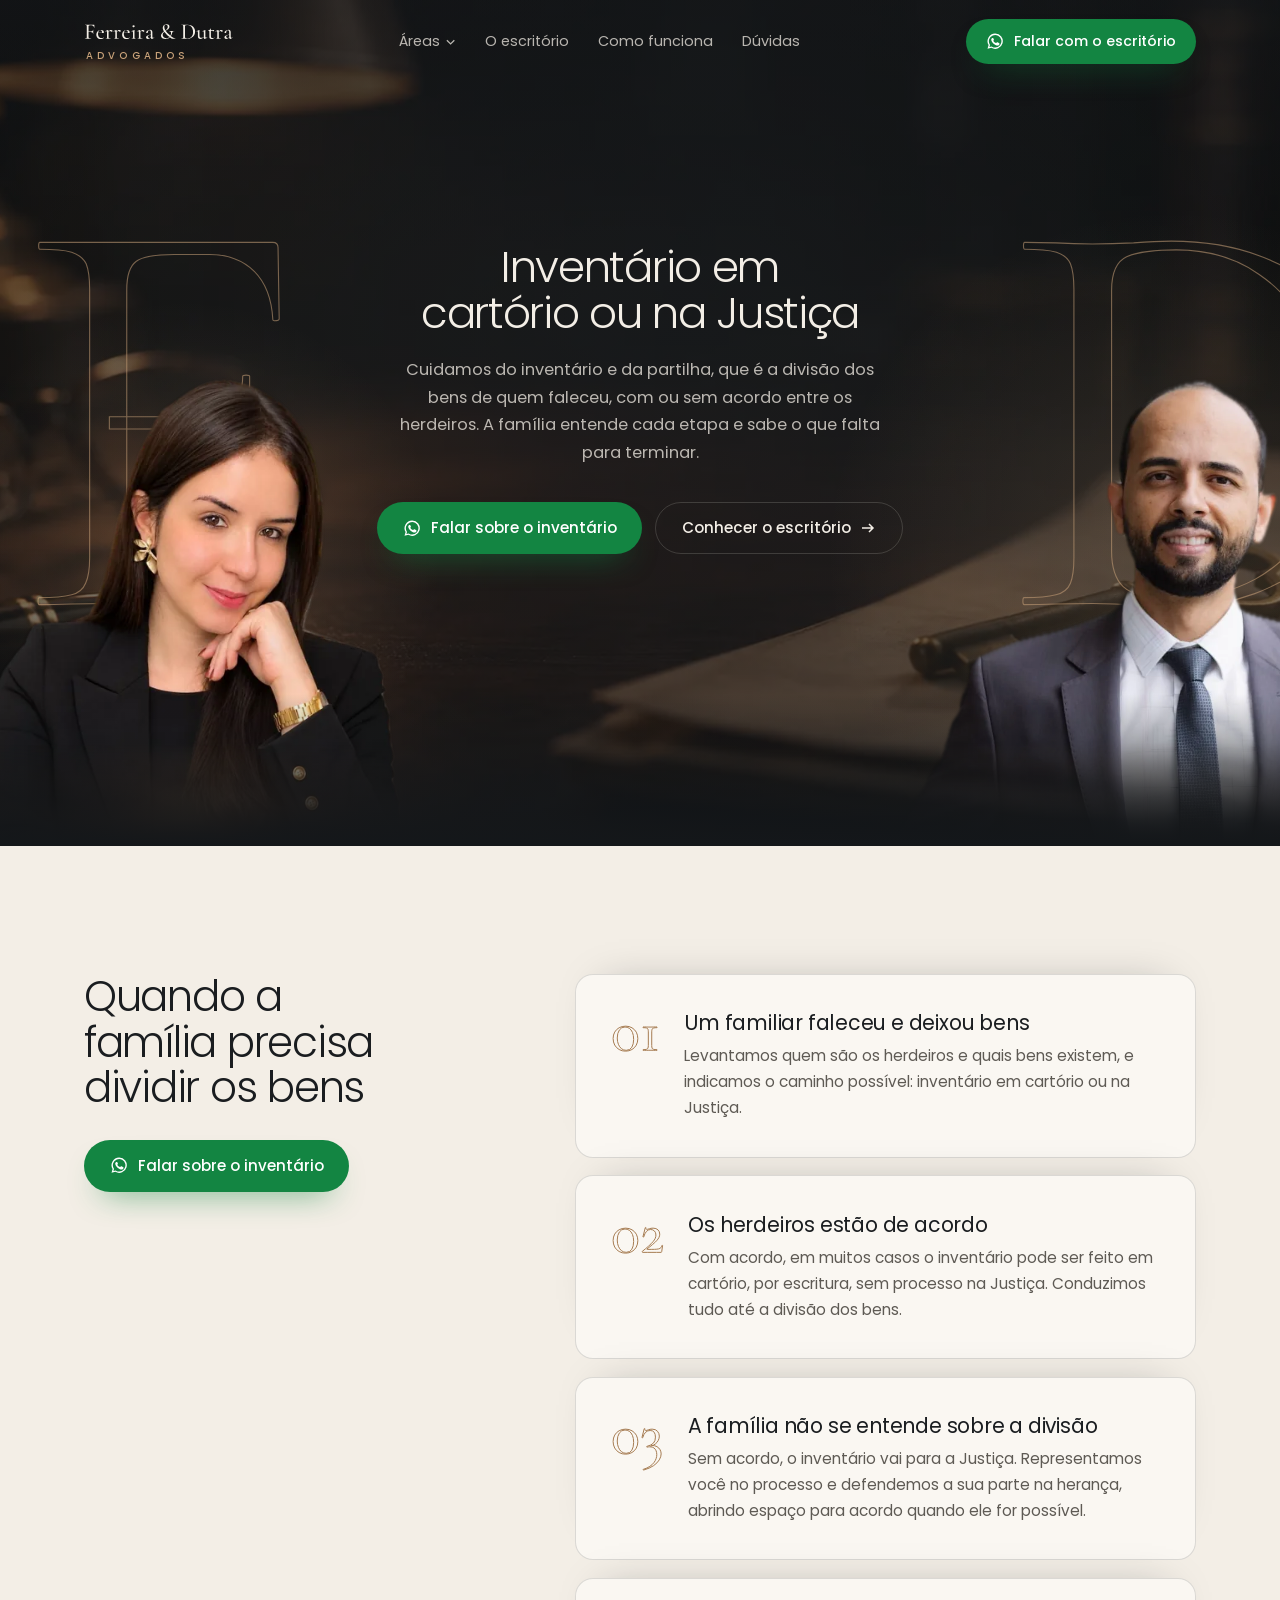
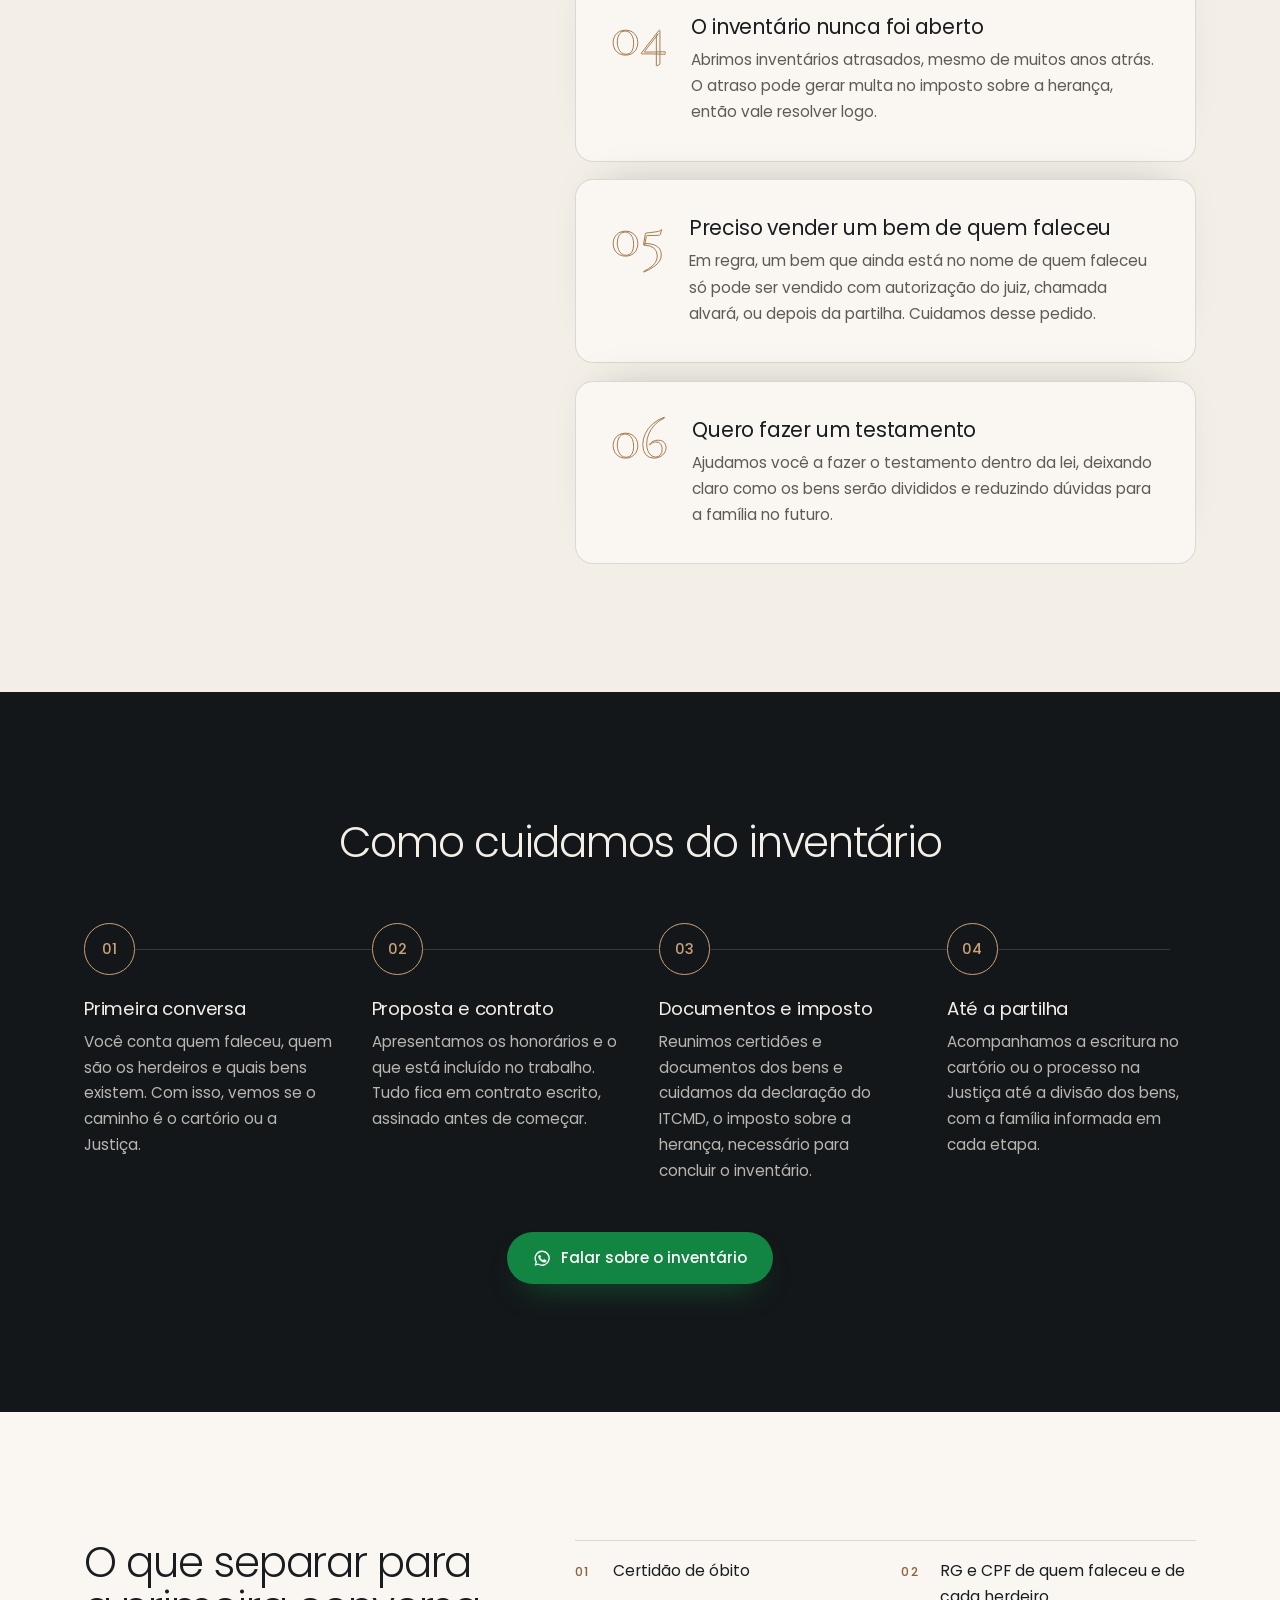
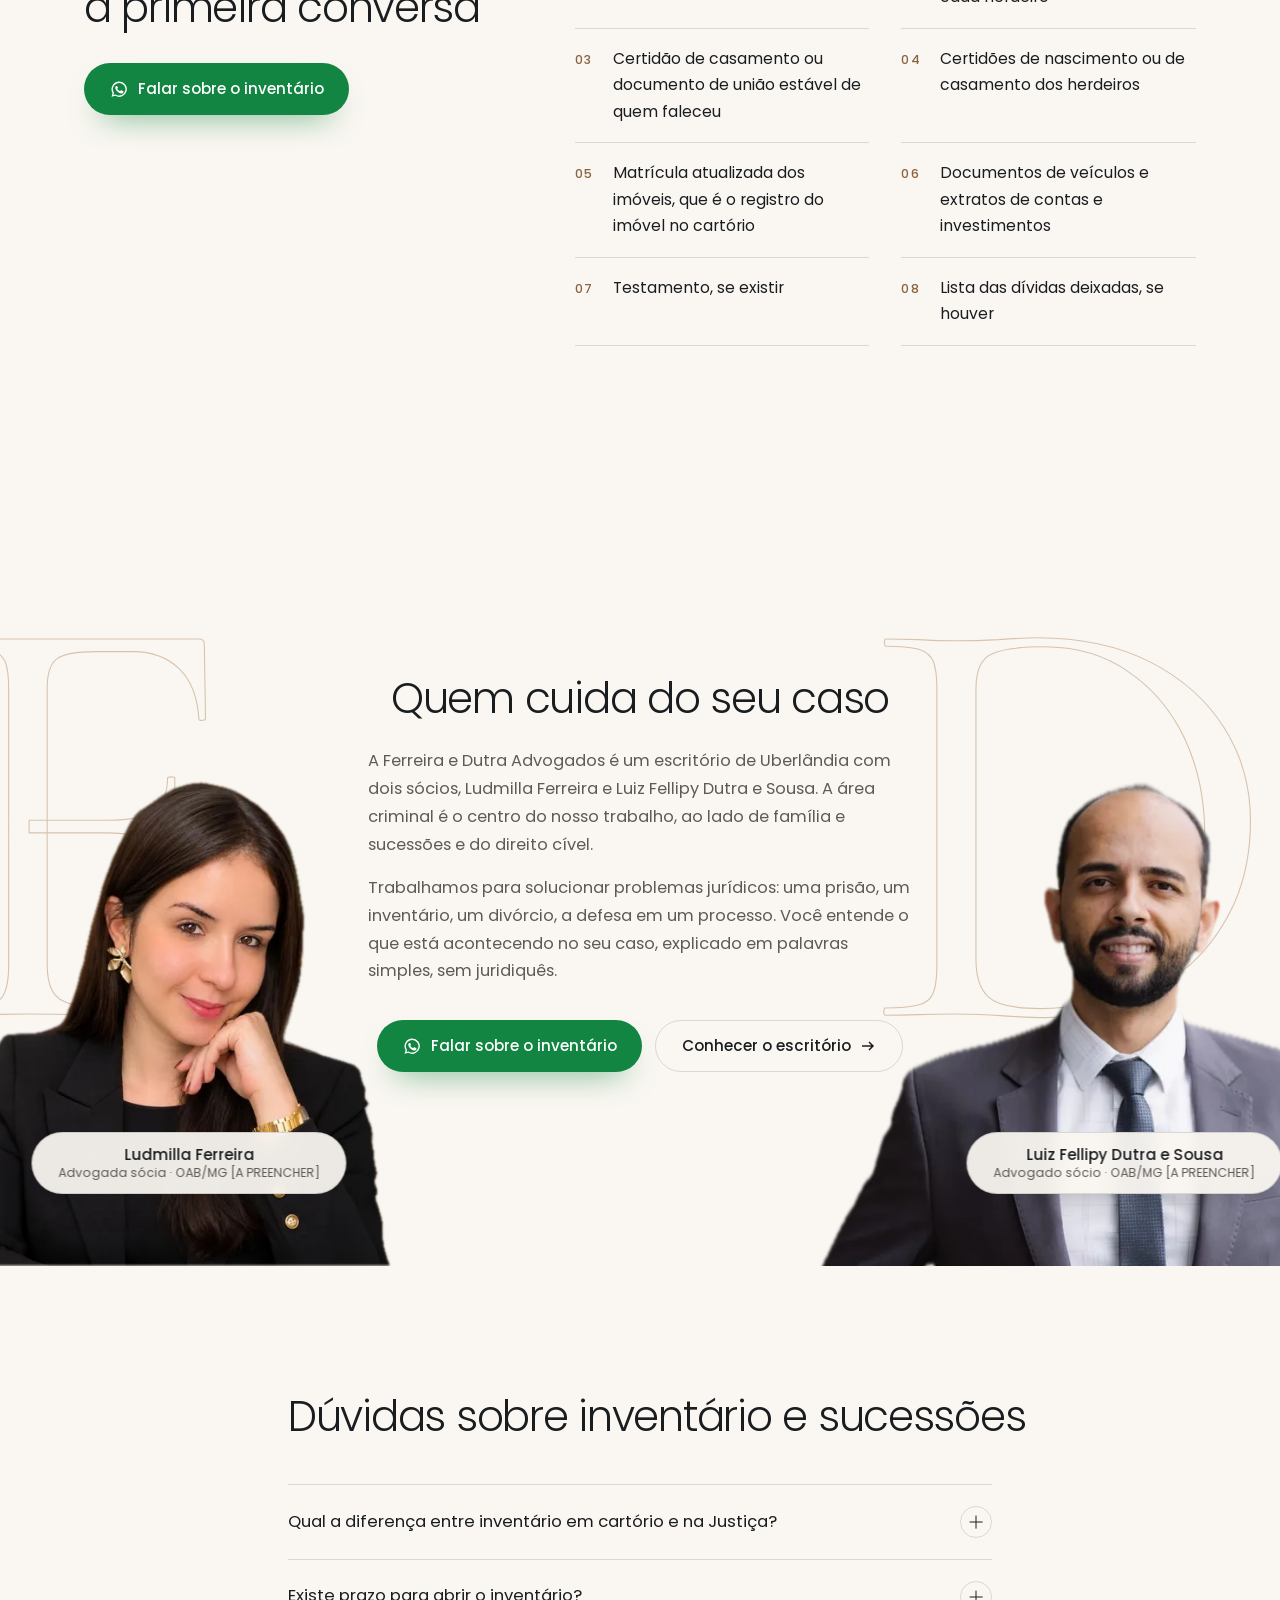
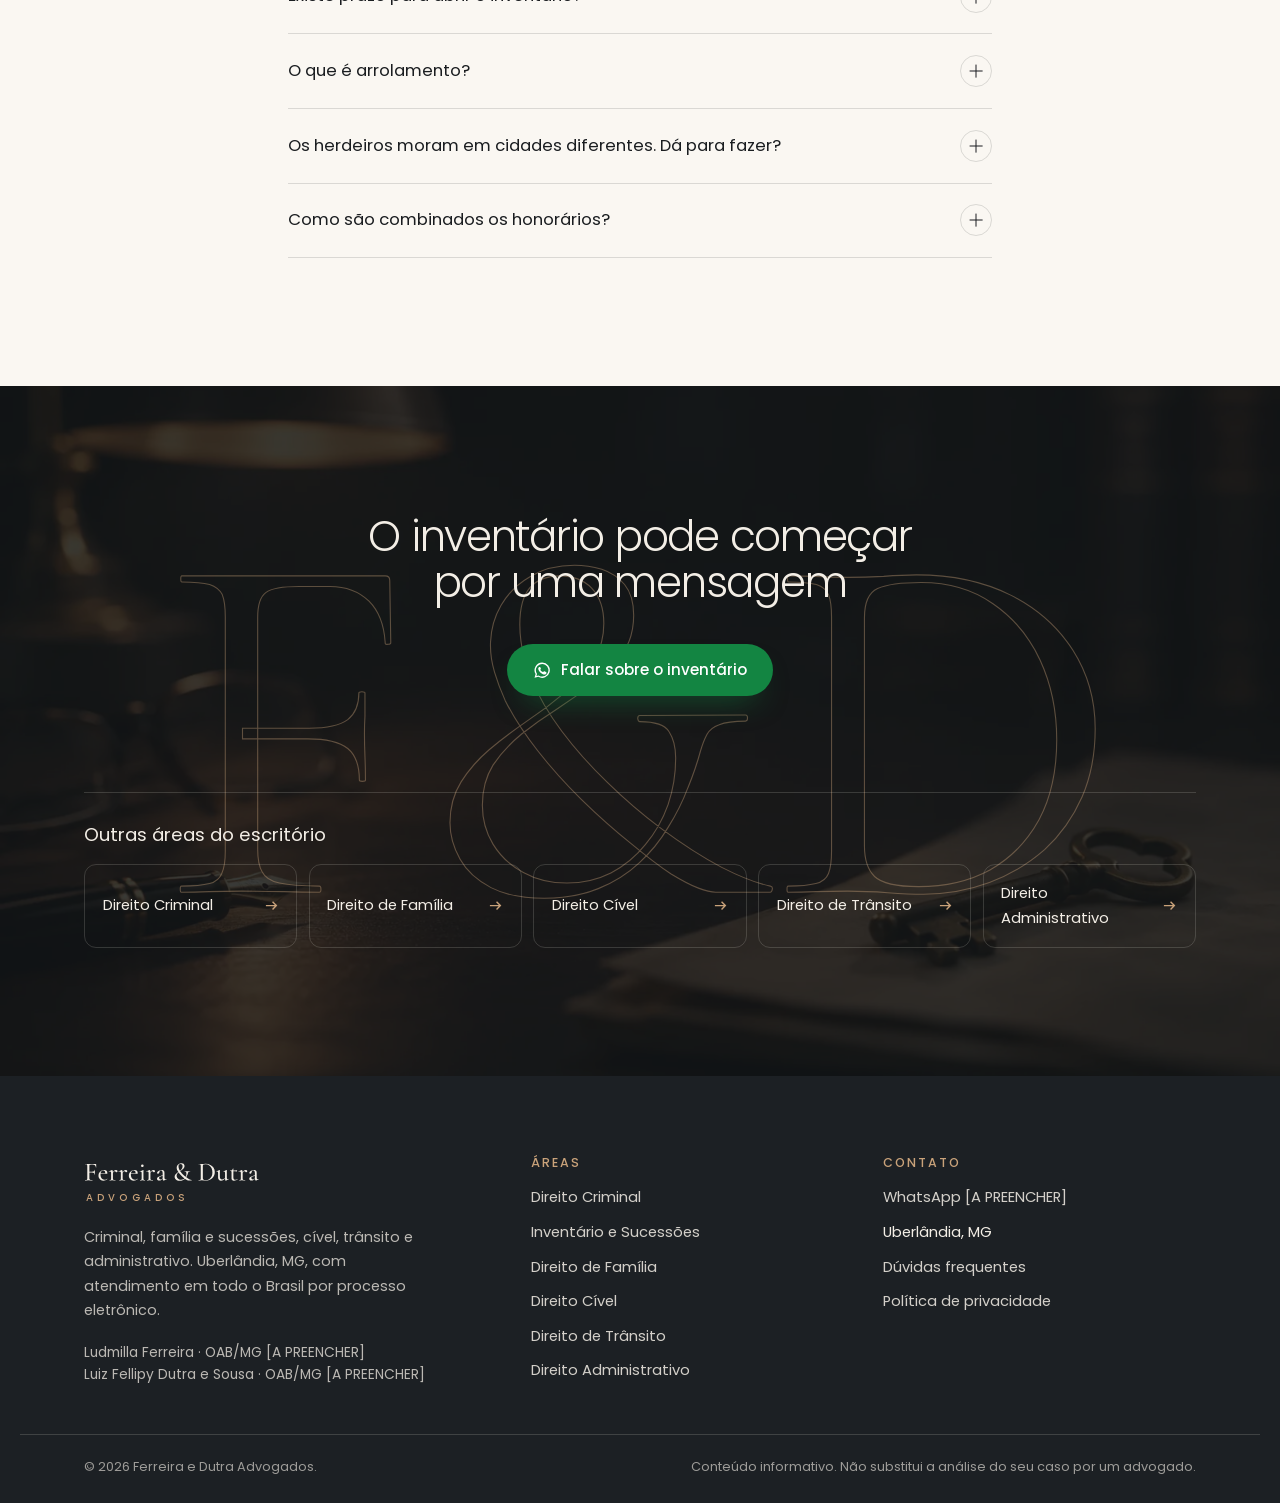
<file: inventario.html>
<!doctype html>
<html lang="pt-BR">
<head>
<meta charset="utf-8">
<meta name="viewport" content="width=device-width,initial-scale=1,viewport-fit=cover">
<title>Advogado de inventário em Uberlândia | Ferreira e Dutra</title>
<meta name="description" content="Inventário em cartório ou judicial, partilha de bens e testamento em Uberlândia, também quando os herdeiros não estão de acordo. Fale com o escritório.">
<meta name="robots" content="noindex,nofollow">
<link rel="canonical" href="https://ferreiradutra.vercel.app/inventario">
<meta name="theme-color" content="#14171A">
<meta property="og:type" content="website"><meta property="og:locale" content="pt_BR"><meta property="og:site_name" content="Ferreira e Dutra Advogados">
<meta property="og:title" content="Advogado de inventário em Uberlândia | Ferreira e Dutra"><meta property="og:description" content="Inventário em cartório ou judicial, partilha de bens e testamento em Uberlândia, também quando os herdeiros não estão de acordo. Fale com o escritório."><meta property="og:url" content="https://ferreiradutra.vercel.app/inventario">
<meta property="og:image" content="https://ferreiradutra.vercel.app/assets/img/og-v1.jpg"><meta name="twitter:card" content="summary_large_image">
<link rel="icon" href="/assets/img/favicon-v1.svg" type="image/svg+xml"><link rel="icon" href="/assets/img/favicon-v1.png" type="image/png" sizes="64x64"><link rel="apple-touch-icon" href="/assets/img/apple-touch-icon.png">
<link rel="preload" href="/assets/fonts/poppins-300.woff2" as="font" type="font/woff2" crossorigin>
<link rel="preload" href="/assets/fonts/poppins-500.woff2" as="font" type="font/woff2" crossorigin>
<link rel="preload" as="image" imagesrcset="/assets/img/fotos/luiz-recorte-560.webp 444w, /assets/img/fotos/luiz-recorte-900.webp 714w" imagesizes="(max-width:1060px) 82vw, 44vw" fetchpriority="high">
<script>document.documentElement.classList.add('js')</script>
<style>@font-face{font-family:"Poppins";src:url(/assets/fonts/poppins-300.woff2) format("woff2");font-weight:300;font-display:swap}@font-face{font-family:"Poppins";src:url(/assets/fonts/poppins-400.woff2) format("woff2");font-weight:400;font-display:swap}@font-face{font-family:"Poppins";src:url(/assets/fonts/poppins-500.woff2) format("woff2");font-weight:500;font-display:swap}@font-face{font-family:"Sans Reserva";src:local("Arial");size-adjust:112.5%}:root{--grafite:#14171A;--grafite-2:#1C2024;--grafite-3:#272C31;--areia:#F3EEE6;--areia-2:#E9E1D4;--papel:#FAF7F2;--verde:#138542;--bronze:#8A6440;--bronze-2:#A67C52;--bronze-cl:#C9A27A;--tinta:#1A1D20;--muted:#5E5A54;--claro-2:rgba(243,238,230,.74);--linha:rgba(26,29,32,.14);--linha-c:rgba(243,238,230,.16);--r:18px;--maxw:1240px;--gutter:clamp(1.25rem,5vw,4rem);--sec:clamp(5rem,10vw,8.5rem);--t-hero:clamp(2.7rem,4.7vw,4.5rem);--t-h2:clamp(2rem,3.3vw,3.05rem);--ease:cubic-bezier(.22,.8,.2,1)}*,*::before,*::after{box-sizing:border-box}html{-webkit-text-size-adjust:100%;scroll-behavior:smooth;scroll-padding-top:5.5rem}body{margin:0;font:400 1.02rem/1.7 "Poppins","Sans Reserva",system-ui,sans-serif;color:var(--tinta);background:var(--papel);-webkit-font-smoothing:antialiased;overflow-x:clip}img,svg{display:block;max-width:100%}a{color:inherit;text-decoration:none}button{font:inherit;color:inherit;background:none;border:0;cursor:pointer;padding:0}h1,h2,h3,p,ul,ol,dl,dd,figure{margin:0}h1,h2{font-weight:300;line-height:1.08;letter-spacing:-.03em;text-wrap:balance}h3{font-weight:400;line-height:1.3;letter-spacing:-.01em}.wrap{width:100%;max-width:var(--maxw);margin-inline:auto;padding-inline:var(--gutter)}.sec{padding-block:var(--sec)}.escuro{background:var(--grafite);color:var(--areia)}.areia{background:var(--areia)}:focus-visible{outline:2px solid var(--bronze-2);outline-offset:3px;border-radius:6px}::selection{background:var(--bronze-cl);color:var(--grafite)}.so-leitor{position:absolute;width:1px;height:1px;overflow:hidden;clip:rect(0 0 0 0);white-space:nowrap}.ctas{display:flex;flex-wrap:wrap;gap:.8rem;align-items:center}.btn{position:relative;display:inline-flex;align-items:center;justify-content:center;gap:.6rem;min-height:3.25rem;padding:.85rem 1.6rem;border-radius:999px;font-weight:500;font-size:.95rem;line-height:1.2;white-space:nowrap;overflow:hidden;isolation:isolate;transition:transform .35s var(--ease),background-color .3s,color .3s,border-color .3s}.btn svg{width:1.15rem;height:1.15rem;flex:none}.btn--pri{background:var(--verde);color:#fff;box-shadow:0 16px 32px -18px rgba(19,133,66,.85)}.btn--pri::after{content:"";position:absolute;inset:0;z-index:-1;background:linear-gradient(110deg,transparent 30%,rgba(255,255,255,.28) 50%,transparent 70%);transform:translateX(-120%);transition:transform .9s var(--ease)}.btn--pri:hover{transform:translateY(-2px);background:#0F6F37}.btn--pri:hover::after{transform:translateX(120%)}.btn--linha{border:1px solid var(--linha);color:var(--tinta)}.btn--linha:hover{border-color:var(--tinta)}.escuro .btn--linha,.capa .btn--linha{border-color:var(--linha-c);color:var(--areia)}.escuro .btn--linha:hover,.capa .btn--linha:hover{border-color:var(--areia)}.btn--linha svg{width:1rem;height:1rem;transition:transform .35s var(--ease)}.btn--linha:hover svg{transform:translateX(3px)}.top{position:fixed;inset:0 0 auto;z-index:40;color:var(--areia);transition:background-color .4s,box-shadow .4s,backdrop-filter .4s}.top.solid{background:rgba(20,23,26,.86);backdrop-filter:blur(14px);-webkit-backdrop-filter:blur(14px);box-shadow:0 1px 0 var(--linha-c)}.top__in{display:flex;align-items:center;gap:2rem;height:5.2rem}.marca{display:flex;flex-direction:column;align-items:flex-start;gap:.15rem;flex:none}.marca__nome{height:1.7rem;width:auto;fill:currentColor}.marca span{font-size:.62rem;font-weight:500;letter-spacing:.42em;text-transform:uppercase;color:var(--bronze-cl);padding-left:.12rem}.nav{display:flex;align-items:center;gap:1.8rem;margin-inline:auto;font-size:.9rem;color:var(--claro-2)}.nav>a,.nav__bt{transition:color .3s}.nav>a:hover,.nav__bt:hover{color:var(--areia)}.nav__areas{position:relative}.nav__bt{display:inline-flex;align-items:center;gap:.35rem;color:var(--claro-2)}.nav__bt svg{width:.7rem;height:.7rem;transition:transform .3s}.nav__menu{position:absolute;left:50%;top:calc(100% + .9rem);width:17rem;padding:.6rem;border-radius:14px;background:var(--grafite-2);box-shadow:0 30px 60px -20px rgba(0,0,0,.6),0 0 0 1px var(--linha-c);opacity:0;visibility:hidden;transform:translate(-50%,-6px);transition:opacity .25s,transform .25s var(--ease),visibility .25s}.nav__menu::before{content:"";position:absolute;inset:-1rem 0 auto;height:1rem}.nav__areas:hover .nav__menu,.nav__areas:focus-within .nav__menu,.nav__areas.aberto .nav__menu{opacity:1;visibility:visible;transform:translate(-50%,0)}.nav__areas:hover .nav__bt svg,.nav__areas.aberto .nav__bt svg{transform:rotate(180deg)}.nav__menu a{display:flex;justify-content:space-between;align-items:center;padding:.65rem .8rem;border-radius:9px;color:var(--areia);transition:background-color .2s}.nav__menu a:hover,.nav__menu a[aria-current]{background:var(--grafite-3)}.nav__menu a i{font-style:normal;font-size:.75rem;color:var(--bronze-cl)}.top .btn{min-height:2.8rem;padding:.65rem 1.25rem;font-size:.88rem}.menu-bt{display:none;width:2.9rem;height:2.9rem;border-radius:50%;border:1px solid var(--linha-c);place-items:center;margin-left:auto}.menu-bt i{display:block;width:1.1rem;height:1px;background:currentColor;box-shadow:0 -5px 0 currentColor,0 5px 0 currentColor;transition:box-shadow .3s,transform .3s}.menu{position:fixed;inset:0;z-index:39;background:var(--grafite);color:var(--areia);padding:6.5rem var(--gutter) 2rem;display:flex;flex-direction:column;gap:2rem;overflow-y:auto;opacity:0;visibility:hidden;transition:opacity .35s,visibility .35s}.menu.aberto{opacity:1;visibility:visible}.menu nav{display:flex;flex-direction:column}.menu nav a{display:flex;justify-content:space-between;align-items:baseline;padding:.95rem 0;border-bottom:1px solid var(--linha-c);font-size:1.35rem;font-weight:300}.menu nav a i{font-style:normal;font-size:.8rem;color:var(--bronze-cl)}.menu__extra{display:flex;flex-direction:column;gap:.4rem;font-size:.95rem;color:var(--claro-2)}.menu-aberto .menu-bt i{box-shadow:none;transform:rotate(45deg)}.menu-aberto .menu-bt i::after{content:"";display:block;width:100%;height:1px;background:currentColor;transform:rotate(90deg)}.capa{position:relative;min-height:100svh;display:flex;align-items:center;overflow:hidden;isolation:isolate;text-align:center;background:radial-gradient(70% 60% at 50% 38%,#2B3035 0%,var(--grafite) 70%);color:var(--areia)}.capa::after{content:"";position:absolute;inset:auto 0 0;height:18%;z-index:1;background:linear-gradient(0deg,var(--grafite) 0%,rgba(20,23,26,0));pointer-events:none}.capa__fundo{position:absolute;inset:0;z-index:-1}.capa__fundo img{width:100%;height:100%;object-fit:cover;opacity:.62}.capa__fundo::after{content:"";position:absolute;inset:0;background:radial-gradient(52% 58% at 50% 42%,rgba(20,23,26,.72) 0%,rgba(20,23,26,.38) 100%),linear-gradient(180deg,rgba(20,23,26,.55) 0%,rgba(20,23,26,0) 30%)}.capa__palco{position:absolute;inset:0;z-index:0}.lado{position:absolute;bottom:0;height:min(52svh,32rem);display:flex;align-items:flex-end}.lado--l{right:calc(50% + 14.5rem)}.lado--r{left:calc(50% + 14.5rem)}.lado__foto{position:relative;z-index:2;height:100%;width:auto;max-width:none;-webkit-mask-image:linear-gradient(0deg,transparent 0,#000 22%);mask-image:linear-gradient(0deg,transparent 0,#000 22%)}.lado__luz{position:absolute;z-index:1;left:50%;top:38%;width:115%;aspect-ratio:1;transform:translate(-50%,-50%);border-radius:50%;background:radial-gradient(closest-side,rgba(201,162,122,.17),rgba(201,162,122,0))}.letra{position:absolute;z-index:0;height:150%;width:auto;top:-66%;overflow:visible}.lado--l .letra{left:50%;transform:translateX(-58%)}.lado--r .letra{left:50%;transform:translateX(-42%)}.letra path{fill:none;stroke:var(--bronze-cl);stroke-width:1.1px;vector-effect:non-scaling-stroke;opacity:.55;stroke-dasharray:1;stroke-dashoffset:1;animation:traco 3.4s var(--ease) .2s forwards}.lado--r .letra path{animation-delay:.5s}@keyframes traco{to{stroke-dashoffset:0}}.capa__txt{position:relative;z-index:3;max-width:calc(40rem + 2 * var(--gutter));margin-inline:auto;padding-block:6.5rem 12rem}.capa__marca{display:flex;flex-direction:column;align-items:center;gap:.7rem;margin-bottom:3.6rem}.capa__nome{height:clamp(2.3rem,3.6vw,3.3rem);width:auto;fill:var(--areia)}.capa__marca span{text-transform:uppercase;font-size:.72rem;font-weight:500;letter-spacing:.55em;padding-left:.55em;color:var(--bronze-cl)}.capa h1{font-size:clamp(2.6rem,4.3vw,4.3rem);line-height:1.05}.capa__txt>p{margin:1.3rem auto 0;font-size:clamp(1.02rem,1.2vw,1.14rem);color:var(--claro-2);max-width:30rem}.capa .ctas{margin-top:2.2rem;justify-content:center}.capa--area{min-height:94svh}.capa--area .capa__txt{max-width:calc(42rem + 2 * var(--gutter));padding-top:9rem}.capa--area h1{font-size:clamp(2.2rem,3.4vw,3.1rem)}.home .top:not(.solid) .marca{opacity:0;pointer-events:none}.top .marca{transition:opacity .4s}.seletor{background:var(--grafite);color:var(--areia);padding-block:0 clamp(3.5rem,7vw,5rem)}.seletor__in{display:grid;grid-template-columns:minmax(0,.7fr) minmax(0,2fr);gap:2rem;align-items:center;padding-top:2.2rem;border-top:1px solid var(--linha-c)}.seletor__h{font-size:clamp(1.3rem,2vw,1.7rem);font-weight:300;letter-spacing:-.02em;line-height:1.2}.seletor__grade{display:grid;grid-template-columns:repeat(3,1fr);gap:.6rem}.seletor a{display:flex;align-items:center;justify-content:space-between;gap:.8rem;padding:.9rem 1rem .9rem 1.1rem;border-radius:12px;border:1px solid var(--linha-c);font-size:.9rem;line-height:1.35;text-align:left;background:rgba(255,255,255,.02);transition:border-color .3s,background-color .3s}.seletor a svg{width:.95rem;height:.95rem;flex:none;color:var(--bronze-cl);transition:transform .35s var(--ease)}.seletor a:hover{border-color:var(--bronze-cl);background:rgba(201,162,122,.08)}.seletor a:hover svg{transform:translateX(3px)}.com-fundo,.final{position:relative;isolation:isolate;overflow:hidden}.sec__fundo{position:absolute;inset:0;z-index:-2}.sec__fundo img{width:100%;height:100%;object-fit:cover}.sec__fundo::after{content:"";position:absolute;inset:0;background:rgba(20,23,26,.8)}.manifesto-sec{clip-path:inset(0)}.sec__fundo--fixo{position:fixed}.manifesto-sec .sec__fundo::after{background:linear-gradient(180deg,rgba(20,23,26,.86) 0%,rgba(20,23,26,.7) 45%,rgba(20,23,26,.9) 100%)}.alcance-sec .sec__fundo::after{background:linear-gradient(90deg,rgba(20,23,26,.94) 0%,rgba(20,23,26,.7) 55%,rgba(20,23,26,.82) 100%)}.final .sec__fundo::after{background:rgba(20,23,26,.84)}.letreiro{position:absolute;overflow:visible;pointer-events:none}.letreiro path{fill:none;stroke:var(--bronze-cl);stroke-width:1.1px;vector-effect:non-scaling-stroke;opacity:.4;stroke-dasharray:1;stroke-dashoffset:1}.indice-cab{display:flex;justify-content:space-between;align-items:end;gap:2rem;margin-bottom:clamp(2.4rem,5vw,3.6rem)}.indice-cab h2{font-size:var(--t-h2);max-width:34rem}.indice{margin:0;padding:0;list-style:none;border-top:1px solid var(--linha)}.indice a{position:relative;display:grid;grid-template-columns:3.6rem minmax(0,1fr) minmax(0,1.15fr) 3.4rem;align-items:center;gap:1.5rem;padding:1.7rem .4rem;border-bottom:1px solid var(--linha);isolation:isolate}.indice a::before{content:"";position:absolute;inset:0;z-index:-1;background:var(--grafite);transform:scaleY(0);transform-origin:bottom;transition:transform .55s var(--ease)}.indice__n{font-size:.82rem;font-weight:500;letter-spacing:.12em;color:var(--bronze);transition:color .4s}.indice__nome{font-size:clamp(1.6rem,2.7vw,2.4rem);font-weight:300;letter-spacing:-.02em;line-height:1.1;transition:color .4s,transform .55s var(--ease)}.indice__txt{color:var(--muted);font-size:.96rem;transition:color .4s}.indice__seta{width:3.2rem;height:3.2rem;border-radius:50%;border:1px solid var(--linha);display:grid;place-items:center;transition:border-color .4s,background-color .4s,color .4s,transform .55s var(--ease)}.indice__seta svg{width:1.1rem;height:1.1rem}.indice a:hover::before,.indice a:focus-visible::before{transform:scaleY(1);transform-origin:top}.indice a:hover .indice__nome{color:var(--areia);transform:translateX(.6rem)}.indice a:hover .indice__txt{color:var(--claro-2)}.indice a:hover .indice__n{color:var(--bronze-cl)}.indice a:hover .indice__seta{border-color:var(--bronze-cl);background:var(--bronze-cl);color:var(--grafite);transform:rotate(-45deg)}.manifesto{font-size:clamp(1.6rem,3.1vw,2.75rem);font-weight:300;line-height:1.3;letter-spacing:-.02em;max-width:58rem}.manifesto span{opacity:.38;transition:opacity .45s}.manifesto span.on{opacity:1}.manifesto-sec .ctas{margin-top:2.4rem}.difs{display:grid;grid-template-columns:repeat(5,1fr);gap:clamp(1rem,2.4vw,2rem);margin:clamp(4rem,8vw,6rem) 0 0;padding:0;list-style:none}.dif{padding-top:1.4rem;border-top:1px solid var(--linha-c)}.dif svg{height:3.2rem;width:auto;margin-bottom:1.3rem;overflow:visible}.dif svg path{fill:none;stroke:var(--bronze-cl);stroke-width:1px;vector-effect:non-scaling-stroke;stroke-dasharray:1;stroke-dashoffset:1}.dif.in svg path{animation:traco 2.2s var(--ease) forwards}.dif h3{font-size:1.08rem;color:var(--areia)}.dif p{margin-top:.5rem;font-size:.92rem;color:var(--claro-2)}.equipe{position:relative;overflow:hidden;isolation:isolate;min-height:min(88svh,50rem);display:flex;align-items:center;background:var(--papel);padding-block:clamp(4.5rem,9svh,6rem) clamp(3.5rem,8svh,5.5rem)}.equipe__txt{position:relative;z-index:2;text-align:center;max-width:calc(36rem + 2 * var(--gutter))}.equipe h2{font-size:var(--t-h2);white-space:nowrap}.equipe__p{text-align:left;max-width:34rem;margin:1.6rem auto 0;color:var(--muted)}.equipe__p p+p{margin-top:1rem}.equipe .ctas{justify-content:center;margin-top:2.2rem}.equipe__palco{position:absolute;inset:0;z-index:1;pointer-events:none}.eq{position:absolute;bottom:0;margin:0;height:min(54svh,31rem);display:flex;align-items:flex-end}.eq--l{right:calc(50% + 15.5rem)}.eq--r{left:calc(50% + 10rem)}.eq--r .letra{left:4rem}.eq__foto{position:relative;z-index:1;height:100%;width:auto;max-width:none}.eq .letra path{stroke:var(--bronze-2);opacity:.42;animation:none}.equipe.in .eq .letra path{animation:traco 3.2s var(--ease) .2s forwards}.eq__nome{position:absolute;z-index:2;left:50%;bottom:clamp(3.2rem,8svh,4.6rem);transform:translateX(-50%);display:flex;flex-direction:column;align-items:center;padding:.7rem 1.6rem;border-radius:999px;background:rgba(250,247,242,.94);border:1px solid var(--linha);box-shadow:0 18px 36px -20px rgba(26,29,32,.45);-webkit-backdrop-filter:blur(8px);backdrop-filter:blur(8px);text-align:center;white-space:nowrap;line-height:1.35}.eq__nome b{font-weight:500;font-size:.95rem;color:var(--tinta)}.eq__nome span{font-size:.76rem;color:var(--muted)}.eq--l .eq__nome{left:56%}.eq--r .eq__nome{left:52%}.cab-centro{font-size:var(--t-h2);text-align:center;margin:0 auto clamp(2.4rem,5vw,3.6rem)}.fim-centro{justify-content:center;margin-top:clamp(2.2rem,4vw,3rem)}@media (min-width:861px){.cab-centro{white-space:nowrap}}.areas-sec{padding-block:clamp(3.5rem,8svh,5.5rem)}.areas-sec .cab-centro{margin-bottom:clamp(1.6rem,3.5svh,2.4rem)}.areas-sec .indice a{padding:clamp(.7rem,1.6svh,1.05rem) .4rem}.areas-sec .indice__nome{font-size:clamp(1.4rem,2.2vw,1.95rem)}.areas-sec .indice__txt{font-size:.9rem;line-height:1.55}.areas-sec .indice__seta{width:2.7rem;height:2.7rem}.areas-sec .fim-centro{margin-top:clamp(1.6rem,3.5svh,2.4rem)}.passos-cab{display:flex;justify-content:space-between;align-items:end;gap:2rem;margin-bottom:clamp(2.8rem,6vw,4rem)}.passos-cab h2{font-size:var(--t-h2);max-width:32rem}.passos{position:relative;display:grid;grid-template-columns:repeat(4,1fr);gap:clamp(1.2rem,3vw,2.4rem);margin:0;padding:0;list-style:none}.passos::before,.passos__linha{content:"";position:absolute;left:1.6rem;right:1.6rem;top:1.6rem;height:1px;background:var(--linha)}.passos__linha{background:var(--bronze-2);transform:scaleX(var(--p,0));transform-origin:left;transition:transform .15s linear}.escuro .passos::before{background:var(--linha-c)}.escuro .passos__linha{background:var(--bronze-cl)}.passo b{position:relative;display:grid;place-items:center;width:3.2rem;height:3.2rem;border-radius:50%;background:var(--papel);border:1px solid var(--bronze-2);color:var(--bronze);font-weight:500;font-size:.9rem;margin-bottom:1.4rem}.areia .passo b{background:var(--areia)}.escuro .passo b{background:var(--grafite);border-color:var(--bronze-cl);color:var(--bronze-cl)}.passo h3{font-size:1.14rem}.passo p{margin-top:.5rem;color:var(--muted);font-size:.95rem}.escuro .passo p{color:var(--claro-2)}.alcance{display:grid;grid-template-columns:minmax(0,1fr) minmax(0,1fr);gap:clamp(2rem,6vw,5rem);align-items:center}.alcance h2{font-size:var(--t-h2)}.alcance p{margin-top:1.2rem;color:var(--claro-2)}.alcance .ctas{margin-top:2.2rem}.mapa{width:100%;max-width:34rem;margin-inline:auto;overflow:visible}.mapa__pais{fill:rgba(201,162,122,.05);stroke:var(--bronze-cl);stroke-width:1.2;stroke-linejoin:round;stroke-dasharray:1;stroke-dashoffset:1}.mapa__arco{fill:none;stroke:var(--bronze-cl);stroke-width:1;opacity:.55;stroke-dasharray:1;stroke-dashoffset:1}.mapa__cap{fill:var(--bronze-cl);opacity:0}.mapa__udi{fill:var(--areia)}.mapa__onda{fill:none;stroke:var(--areia);stroke-width:1;transform-box:fill-box;transform-origin:center;opacity:0}.mapa__nome{font:500 15px "Poppins","Sans Reserva",sans-serif;fill:var(--areia)}.mapa.ver .mapa__pais{animation:traco 2.6s var(--ease) forwards}.mapa.ver .mapa__arco{animation:traco 1.4s var(--ease) var(--d) forwards}.mapa.ver .mapa__cap{animation:aparece .5s var(--ease) var(--d) forwards}.mapa.ver .mapa__onda{animation:onda 2.8s ease-out 1s infinite}.mapa.ver .mapa__onda--2{animation-delay:2.4s}@keyframes aparece{to{opacity:.9}}@keyframes onda{0%{opacity:.7;transform:scale(1)}100%{opacity:0;transform:scale(4.2)}}.sit{display:grid;grid-template-columns:minmax(0,.8fr) minmax(0,1.2fr);gap:clamp(2rem,6vw,5rem);align-items:start}.sit__cab{position:sticky;top:7.5rem;display:flex;flex-direction:column;align-items:flex-start;gap:1.8rem}.sit__cab h2{font-size:var(--t-h2)}.cartoes{display:flex;flex-direction:column;gap:1.1rem;margin:0;padding:0;list-style:none}.cartao{position:sticky;top:calc(7.5rem + var(--i) * .9rem);display:grid;grid-template-columns:auto 1fr;gap:.4rem 1.5rem;padding:clamp(1.5rem,3vw,2.2rem);border-radius:var(--r);background:var(--papel);border:1px solid var(--linha);box-shadow:0 -16px 40px -30px rgba(26,29,32,.35)}.cartao svg{grid-row:span 2;height:2.6rem;width:auto;overflow:visible}.cartao svg path{fill:none;stroke:var(--bronze-2);stroke-width:1px;vector-effect:non-scaling-stroke}.cartao h3{font-size:clamp(1.1rem,1.6vw,1.3rem);align-self:end}.cartao p{color:var(--muted);font-size:.96rem}.docs{display:grid;grid-template-columns:minmax(0,.8fr) minmax(0,1.2fr);gap:clamp(2rem,6vw,5rem);align-items:start}.docs h2{font-size:var(--t-h2)}.docs .ctas{margin-top:2rem}.docs__lista{display:grid;grid-template-columns:1fr 1fr;column-gap:2rem;margin:0;padding:0;list-style:none;border-top:1px solid var(--linha);counter-reset:d}.docs__lista li{display:grid;grid-template-columns:2.4rem 1fr;padding:1.05rem 0;border-bottom:1px solid var(--linha);counter-increment:d;font-size:.98rem}.docs__lista li::before{content:counter(d,decimal-leading-zero);font-size:.78rem;font-weight:500;letter-spacing:.1em;color:var(--bronze);padding-top:.2rem}.faq{max-width:52rem;margin-inline:auto}.faq .cab-centro{margin-bottom:clamp(1.8rem,4vw,2.8rem)}.faq__item{border-bottom:1px solid var(--linha)}.faq__item:first-child{border-top:1px solid var(--linha)}.faq__item summary{display:flex;justify-content:space-between;align-items:center;gap:1rem;padding:1.3rem 0;cursor:pointer;list-style:none;font-size:1.04rem}.faq__item summary::-webkit-details-marker{display:none}.faq__item summary i{position:relative;flex:none;width:2rem;height:2rem;border-radius:50%;border:1px solid var(--linha);transition:transform .4s var(--ease),background-color .3s,border-color .3s}.faq__item summary i::before,.faq__item summary i::after{content:"";position:absolute;left:50%;top:50%;width:.8rem;height:1px;background:currentColor;transform:translate(-50%,-50%)}.faq__item summary i::after{transform:translate(-50%,-50%) rotate(90deg)}.faq__item[open] summary i{transform:rotate(45deg);background:var(--bronze);border-color:var(--bronze);color:#fff}.faq__item p{padding:0 3rem 1.4rem 0;color:var(--muted)}.final{position:relative;overflow:hidden;isolation:isolate;text-align:center}.final .letreiro{left:50%;top:50%;width:min(92vw,60rem);height:auto;transform:translate(-50%,-50%);z-index:-1}.final.in .letreiro path{animation:traco 3.2s var(--ease) forwards}.final h2{font-size:var(--t-h2);max-width:44rem;margin-inline:auto}.final p{margin:1.2rem auto 0;max-width:38rem;color:var(--claro-2)}.final .ctas{justify-content:center;margin-top:2.4rem}.outras{margin-top:clamp(4rem,8vw,6rem);padding-top:2rem;border-top:1px solid var(--linha-c);text-align:left}.outras h2{font-size:1.15rem;font-weight:400;letter-spacing:0;margin:0 0 1.2rem;max-width:none}.outras__lista{display:grid;grid-template-columns:repeat(5,1fr);gap:.7rem}.outras__lista a{display:flex;justify-content:space-between;align-items:center;gap:.6rem;padding:1rem 1.1rem;border-radius:12px;border:1px solid var(--linha-c);font-size:.92rem;transition:border-color .3s,background-color .3s}.outras__lista a:hover{border-color:var(--bronze-cl);background:rgba(201,162,122,.08)}.outras__lista svg{width:.95rem;height:.95rem;color:var(--bronze-cl);flex:none}.rod{background:var(--grafite-2);color:var(--areia);padding-block:clamp(3.5rem,7vw,5rem) 1.6rem}.rod__in{display:grid;grid-template-columns:1.3fr 1fr 1fr;gap:2.5rem}.rod .marca__nome{height:2rem}.rod__marca p{margin-top:1.1rem;font-size:.9rem;color:var(--claro-2);max-width:22rem}.rod__marca ul{margin:1.2rem 0 0;padding:0;list-style:none;font-size:.86rem;color:var(--claro-2);line-height:1.6}.rod__col h2{font-size:.78rem;font-weight:500;letter-spacing:.16em;text-transform:uppercase;color:var(--bronze-cl);margin-bottom:1rem}.rod__col ul{margin:0;padding:0;list-style:none;display:flex;flex-direction:column;gap:.6rem;font-size:.92rem}.rod__col a{color:rgba(243,238,230,.85);transition:color .3s}.rod__col a:hover{color:var(--bronze-cl)}.rod__fim{margin-top:3rem;padding-top:1.3rem;border-top:1px solid var(--linha-c);font-size:.8rem;color:rgba(243,238,230,.6);display:flex;justify-content:space-between;gap:1rem;flex-wrap:wrap}.zap{position:fixed;right:1.1rem;bottom:1.1rem;z-index:50;display:grid;place-items:center;width:3.6rem;height:3.6rem;border-radius:50%;background:#1FAF5A;color:#fff;box-shadow:0 16px 34px -14px rgba(0,0,0,.45);transition:transform .35s var(--ease)}.zap svg{width:1.9rem;height:1.9rem}.zap:hover{transform:translateY(-2px)}.js .zap{opacity:0;transform:translateY(12px);pointer-events:none;transition:opacity .4s var(--ease),transform .4s var(--ease)}.js .zap.ver{opacity:1;transform:none;pointer-events:auto}.texto-pag{padding-top:9rem}.texto{max-width:46rem}.texto h1{font-size:var(--t-h2)}.texto h2{font-size:1.35rem;margin:2.2rem 0 .6rem;font-weight:400;letter-spacing:-.01em}.texto p{color:var(--muted)}.obrigado{min-height:100svh;display:grid;place-items:center;text-align:center;padding:2rem;background:var(--grafite);color:var(--areia)}.obrigado .marca__nome{height:2.2rem;margin:0 auto}.obrigado h1{margin-top:2rem;font-size:clamp(1.8rem,4vw,2.8rem)}.obrigado p{margin-top:.8rem;color:var(--claro-2)}.gira{width:2.6rem;height:2.6rem;margin:2rem auto;border-radius:50%;border:1.5px solid var(--linha-c);border-top-color:var(--bronze-cl);animation:gira 1s linear infinite}@keyframes gira{to{transform:rotate(360deg)}}.obrigado .ctas{justify-content:center}.js .rv{opacity:0;transform:translate3d(0,26px,0);transition:opacity .9s var(--ease),transform 1.1s var(--ease)}.js .rv.in{opacity:1;transform:none}.js .rv[data-d="1"]{transition-delay:.08s}.js .rv[data-d="2"]{transition-delay:.16s}.js .rv[data-d="3"]{transition-delay:.24s}.js .rv[data-d="4"]{transition-delay:.32s}@media (max-width:1060px){.nav,.top .btn{display:none}.menu-bt{display:grid}.difs{grid-template-columns:repeat(3,1fr);row-gap:2.6rem}.capa{flex-direction:column;align-items:stretch;min-height:0}.capa__txt{order:-1;padding-block:7rem 0;max-width:calc(34rem + 2 * var(--gutter))}.capa__palco{position:relative;inset:auto;height:min(64vw,25rem);margin-top:3.5rem}.lado{height:100%}.lado--l{right:46%}.lado--r{left:46%;z-index:1}.letra{height:125%;top:-32%}.seletor__grade{grid-template-columns:1fr 1fr}.equipe{flex-direction:column;align-items:stretch;min-height:0;padding-bottom:0}.sec__fundo--fixo{position:absolute}.manifesto-sec{clip-path:none}.alcance-sec .sec__fundo::after{background:linear-gradient(180deg,rgba(20,23,26,.9) 0%,rgba(20,23,26,.72) 60%,rgba(20,23,26,.86) 100%)}.equipe__palco{position:relative;inset:auto;height:min(68vw,26rem);margin-top:3rem}.eq{height:100%}.eq--l{right:47%}.eq--r{left:45%}.eq--r .letra{left:0}.outras__lista{grid-template-columns:repeat(3,1fr)}}@media (max-width:860px){.alcance,.sit,.docs{grid-template-columns:1fr}.sit__cab{position:relative;top:0}.indice a{grid-template-columns:2.6rem minmax(0,1fr) 3rem;row-gap:.3rem}.indice__txt{grid-column:2;grid-row:2}.indice__seta{grid-row:1 / span 2;grid-column:3}.passos{grid-template-columns:1fr 1fr;row-gap:2.6rem}.passos::before,.passos__linha{display:none}.rod__in{grid-template-columns:1fr 1fr}.rod__marca{grid-column:1 / -1}}@media (max-width:760px){.top__in{height:4.6rem}.marca__nome{height:1.45rem}.seletor__in{grid-template-columns:1fr;text-align:center}.seletor__grade{grid-template-columns:1fr}.ctas{justify-content:center}.indice-cab,.passos-cab{flex-direction:column;align-items:center;text-align:center}.alcance__txt,.sit__cab,.docs__cab,.manifesto-sec .wrap{text-align:center;align-items:center}.equipe h2{white-space:normal}.equipe__p{text-align:center}.eq__nome{bottom:.9rem;padding:.5rem 1rem;white-space:normal;width:max-content;max-width:44vw}.eq__nome b{font-size:.76rem;line-height:1.25}.eq__nome span{display:none}.eq--r .eq__nome{left:30%}.manifesto{margin-inline:auto}.difs{grid-template-columns:1fr 1fr;text-align:center}.dif svg{margin-inline:auto}.dif:last-child{grid-column:1 / -1}.passos{grid-template-columns:1fr;text-align:center}.passo b{margin-inline:auto}.indice a{padding:1.3rem .2rem;gap:1rem}.indice__nome{font-size:1.5rem}.indice__seta{width:2.6rem;height:2.6rem}.cartao{grid-template-columns:1fr;text-align:center;top:calc(5.8rem + var(--i) * .7rem)}.cartao svg{grid-row:auto;margin:0 auto .6rem}.docs__lista{grid-template-columns:1fr;text-align:left}.faq__item p{padding-right:0}.outras__lista{grid-template-columns:1fr 1fr}.rod__in{grid-template-columns:1fr;text-align:center}.rod .marca{align-items:center}.rod__marca p,.rod__marca ul{margin-inline:auto}.rod__fim{justify-content:center;text-align:center}.btn{padding-inline:1.3rem}}@media (max-width:359px){.btn{white-space:normal}}@media (prefers-reduced-motion:reduce){*,*::before,*::after{animation-duration:.01ms!important;animation-iteration-count:1!important;transition-duration:.01ms!important}.js .rv{opacity:1;transform:none}.manifesto span{opacity:1}}@media (max-width:600px){.ctas{display:grid;grid-template-columns:minmax(0,max-content);width:fit-content;max-width:100%;margin-inline:auto}.ctas>*{width:100%;justify-content:center;text-align:center}}</style>
<script type="application/ld+json">{"@context":"https://schema.org","@graph":[{"@type":"LegalService","@id":"https://ferreiradutra.vercel.app/#escritorio","name":"Ferreira e Dutra Advogados","url":"https://ferreiradutra.vercel.app/","image":"https://ferreiradutra.vercel.app/assets/img/og-v1.jpg","areaServed":"BR","address":{"@type":"PostalAddress","addressLocality":"Uberlândia","addressRegion":"MG","addressCountry":"BR"},"knowsAbout":["Direito Criminal","Inventário e Sucessões","Direito de Família","Direito Cível","Direito de Trânsito","Direito Administrativo"],"employee":[{"@type":"Person","name":"Ludmilla Ferreira","jobTitle":"Advogada sócia"},{"@type":"Person","name":"Luiz Fellipy Dutra e Sousa","jobTitle":"Advogado sócio"}]},{"@type":"Service","name":"Inventário e Sucessões","serviceType":"Inventário e Sucessões","provider":{"@id":"https://ferreiradutra.vercel.app/#escritorio"},"areaServed":"BR","url":"https://ferreiradutra.vercel.app/inventario","description":"Inventário em cartório ou judicial, partilha de bens e testamento em Uberlândia, também quando os herdeiros não estão de acordo. Fale com o escritório."},{"@type":"BreadcrumbList","itemListElement":[{"@type":"ListItem","position":1,"name":"Início","item":"https://ferreiradutra.vercel.app/"},{"@type":"ListItem","position":2,"name":"Inventário e Sucessões","item":"https://ferreiradutra.vercel.app/inventario"}]},{"@type":"FAQPage","mainEntity":[{"@type":"Question","name":"Qual a diferença entre inventário em cartório e na Justiça?","acceptedAnswer":{"@type":"Answer","text":"No cartório, o inventário é feito por escritura, quando os herdeiros estão de acordo e a lei permite. Na Justiça, ele vira um processo, necessário quando não há acordo ou em outras situações previstas em lei. Nos dois casos, é obrigatório ter advogado."}},{"@type":"Question","name":"Existe prazo para abrir o inventário?","acceptedAnswer":{"@type":"Answer","text":"A lei prevê a abertura em até 2 meses depois do falecimento. Depois disso o inventário ainda pode ser feito, mas o estado pode cobrar multa sobre o imposto."}},{"@type":"Question","name":"O que é arrolamento?","acceptedAnswer":{"@type":"Answer","text":"É uma forma mais simples de inventário na Justiça, usada quando todos os herdeiros estão de acordo ou quando o valor dos bens fica dentro do limite previsto em lei."}},{"@type":"Question","name":"Os herdeiros moram em cidades diferentes. Dá para fazer?","acceptedAnswer":{"@type":"Answer","text":"Sim. Conversamos com cada herdeiro a distância e, quando o processo é eletrônico, atuamos em qualquer lugar do Brasil. Em cartório, muitas escrituras também podem ser assinadas de forma eletrônica."}},{"@type":"Question","name":"Como são combinados os honorários?","acceptedAnswer":{"@type":"Answer","text":"Depois de conhecer os bens e a situação da família, apresentamos a proposta por escrito. O contrato diz o que está incluído, para ninguém ter surpresa no meio do caminho."}}]}]}</script>
</head>
<body class="area area--inventario">
<svg width="0" height="0" style="position:absolute" aria-hidden="true"><defs><path id="fd-nome" d="M39 0Q37 0 37 -6Q37 -12 39 -12Q76 -12 94 -17Q111 -22 117 -37Q124 -52 124 -81V-544Q124 -573 118 -588Q112 -602 95 -608Q77 -613 43 -613Q40 -613 40 -619Q40 -625 43 -625H451Q461 -625 461 -616L463 -490Q463 -487 457 -487Q452 -486 451 -489Q444 -544 412 -573Q380 -601 328 -601H277Q233 -601 218 -589Q203 -577 203 -543V-85Q203 -55 211 -40Q219 -24 244 -18Q270 -12 320 -12Q322 -12 322 -6Q322 0 320 0Q287 0 248 -1Q210 -2 162 -2Q128 -2 96 -1Q64 0 39 0ZM401 -218Q401 -261 375 -281Q349 -302 292 -302H165V-325H295Q350 -325 375 -343Q400 -361 400 -397Q400 -399 406 -399Q412 -399 412 -397Q412 -366 411 -349Q411 -332 411 -313Q411 -290 412 -267Q413 -244 413 -218Q413 -216 407 -216Q401 -216 401 -218Z M737 12Q675 12 633 -15Q591 -43 569 -87Q548 -131 548 -181Q548 -241 576 -289Q605 -338 654 -366Q703 -395 763 -395Q821 -395 853 -366Q884 -337 884 -281Q884 -268 882 -260Q879 -253 872 -253H803Q807 -313 788 -344Q768 -375 729 -375Q680 -375 652 -333Q625 -291 625 -220Q625 -163 643 -120Q661 -76 696 -52Q731 -28 781 -28Q814 -28 835 -37Q857 -46 880 -59Q882 -61 885 -57Q889 -52 887 -49Q851 -16 814 -2Q777 12 737 12ZM602 -252 601 -267 825 -271V-253Z M1073 -271 1067 -282Q1105 -328 1130 -352Q1155 -376 1173 -386Q1191 -395 1207 -395Q1228 -395 1249 -382Q1270 -369 1270 -349Q1270 -334 1260 -324Q1250 -313 1233 -313Q1217 -313 1207 -322Q1198 -331 1188 -339Q1179 -348 1163 -348Q1155 -348 1145 -343Q1135 -338 1119 -321Q1102 -305 1073 -271ZM967 0Q964 0 964 -6Q964 -12 967 -12Q1003 -12 1015 -26Q1026 -39 1026 -81V-276Q1026 -308 1019 -323Q1011 -338 993 -338Q983 -338 970 -335Q957 -331 940 -324Q936 -322 934 -328Q932 -333 935 -335L1058 -394Q1062 -395 1064 -395Q1073 -395 1084 -373Q1095 -351 1095 -310V-81Q1095 -53 1102 -38Q1110 -23 1130 -17Q1151 -12 1190 -12Q1193 -12 1193 -6Q1193 0 1190 0Q1164 0 1131 -1Q1098 -2 1061 -2Q1034 -2 1010 -1Q985 0 967 0Z M1442 -271 1436 -282Q1474 -328 1499 -352Q1524 -376 1542 -386Q1560 -395 1576 -395Q1597 -395 1618 -382Q1639 -369 1639 -349Q1639 -334 1629 -324Q1619 -313 1602 -313Q1586 -313 1576 -322Q1567 -331 1557 -339Q1548 -348 1532 -348Q1524 -348 1514 -343Q1504 -338 1488 -321Q1471 -305 1442 -271ZM1336 0Q1333 0 1333 -6Q1333 -12 1336 -12Q1372 -12 1384 -26Q1395 -39 1395 -81V-276Q1395 -308 1388 -323Q1380 -338 1362 -338Q1352 -338 1339 -335Q1326 -331 1309 -324Q1305 -322 1303 -328Q1301 -333 1304 -335L1427 -394Q1431 -395 1433 -395Q1442 -395 1453 -373Q1464 -351 1464 -310V-81Q1464 -53 1471 -38Q1479 -23 1499 -17Q1520 -12 1559 -12Q1562 -12 1562 -6Q1562 0 1559 0Q1533 0 1500 -1Q1467 -2 1430 -2Q1403 -2 1379 -1Q1354 0 1336 0Z M1886 12Q1824 12 1782 -15Q1740 -43 1718 -87Q1697 -131 1697 -181Q1697 -241 1725 -289Q1754 -338 1803 -366Q1852 -395 1912 -395Q1970 -395 2002 -366Q2033 -337 2033 -281Q2033 -268 2031 -260Q2028 -253 2021 -253H1952Q1956 -313 1937 -344Q1917 -375 1878 -375Q1829 -375 1801 -333Q1774 -291 1774 -220Q1774 -163 1792 -120Q1810 -76 1845 -52Q1880 -28 1930 -28Q1963 -28 1984 -37Q2006 -46 2029 -59Q2031 -61 2034 -57Q2038 -52 2036 -49Q2000 -16 1963 -2Q1926 12 1886 12ZM1751 -252 1750 -267 1974 -271V-253Z M2122 0Q2119 0 2119 -6Q2119 -12 2122 -12Q2158 -12 2170 -26Q2182 -39 2182 -81V-265Q2182 -300 2175 -316Q2168 -332 2150 -332Q2142 -332 2132 -329Q2121 -326 2107 -319Q2103 -318 2101 -324Q2098 -329 2102 -331L2238 -394Q2241 -395 2242 -395Q2245 -395 2249 -392Q2252 -389 2252 -385Q2252 -376 2251 -346Q2250 -316 2250 -267V-81Q2250 -39 2262 -26Q2273 -12 2310 -12Q2313 -12 2313 -6Q2313 0 2310 0Q2292 0 2268 -1Q2243 -2 2216 -2Q2189 -2 2165 -1Q2141 0 2122 0ZM2210 -507Q2187 -507 2173 -519Q2160 -532 2160 -555Q2160 -577 2173 -589Q2187 -601 2210 -601Q2232 -601 2244 -589Q2257 -577 2257 -555Q2257 -507 2210 -507Z M2492 -271 2486 -282Q2524 -328 2549 -352Q2574 -376 2592 -386Q2610 -395 2626 -395Q2647 -395 2668 -382Q2689 -369 2689 -349Q2689 -334 2679 -324Q2669 -313 2652 -313Q2636 -313 2626 -322Q2617 -331 2607 -339Q2598 -348 2582 -348Q2574 -348 2564 -343Q2554 -338 2538 -321Q2521 -305 2492 -271ZM2386 0Q2383 0 2383 -6Q2383 -12 2386 -12Q2422 -12 2434 -26Q2445 -39 2445 -81V-276Q2445 -308 2438 -323Q2430 -338 2412 -338Q2402 -338 2389 -335Q2376 -331 2359 -324Q2355 -322 2353 -328Q2351 -333 2354 -335L2477 -394Q2481 -395 2483 -395Q2492 -395 2503 -373Q2514 -351 2514 -310V-81Q2514 -53 2521 -38Q2529 -23 2549 -17Q2570 -12 2609 -12Q2612 -12 2612 -6Q2612 0 2609 0Q2583 0 2550 -1Q2517 -2 2480 -2Q2453 -2 2429 -1Q2404 0 2386 0Z M3028 6Q3024 8 3019 8Q3004 8 2990 -14Q2977 -37 2977 -79V-262Q2977 -324 2962 -351Q2946 -377 2919 -377Q2894 -377 2879 -364Q2864 -350 2858 -332Q2851 -315 2848 -300Q2846 -281 2836 -268Q2827 -255 2805 -255Q2785 -255 2776 -265Q2767 -275 2767 -287Q2767 -308 2786 -327Q2806 -346 2836 -362Q2866 -378 2898 -387Q2931 -396 2957 -396Q2998 -396 3021 -370Q3045 -343 3045 -292V-108Q3045 -75 3054 -59Q3063 -43 3083 -43Q3100 -43 3127 -54Q3131 -56 3133 -50Q3136 -45 3131 -43ZM2844 7Q2804 7 2783 -13Q2763 -33 2763 -63Q2763 -87 2776 -104Q2789 -120 2813 -133Q2838 -146 2873 -159L2987 -201L2990 -188L2899 -151Q2884 -145 2871 -137Q2859 -129 2851 -118Q2843 -106 2843 -90Q2843 -66 2859 -51Q2875 -35 2898 -35Q2907 -35 2917 -38Q2927 -41 2941 -49L3000 -86L3002 -72L2929 -24Q2906 -7 2886 0Q2867 7 2844 7Z M3430 -135Q3430 -179 3452 -213Q3474 -246 3508 -275Q3542 -303 3581 -330Q3619 -357 3653 -387Q3687 -416 3709 -451Q3731 -485 3731 -529Q3731 -574 3708 -599Q3685 -623 3648 -623Q3613 -623 3595 -602Q3577 -580 3577 -535Q3577 -482 3600 -427Q3624 -373 3664 -319Q3704 -266 3755 -217Q3806 -168 3861 -126Q3927 -77 3982 -48Q4037 -20 4072 -12Q4076 -11 4076 -6Q4075 0 4072 0Q4047 0 4013 0Q3980 0 3946 0Q3934 0 3914 -8Q3894 -16 3862 -36Q3830 -57 3782 -96Q3735 -134 3688 -180Q3640 -225 3601 -275Q3561 -324 3537 -371Q3524 -399 3516 -425Q3508 -452 3508 -479Q3508 -526 3530 -563Q3551 -601 3590 -624Q3629 -646 3682 -646Q3713 -646 3741 -636Q3770 -627 3787 -605Q3805 -583 3805 -547Q3805 -505 3783 -473Q3762 -442 3727 -416Q3693 -389 3655 -365Q3617 -340 3583 -313Q3549 -286 3527 -253Q3506 -220 3506 -177Q3506 -136 3527 -101Q3549 -66 3588 -45Q3627 -24 3679 -24Q3724 -24 3761 -42Q3797 -60 3823 -91Q3849 -123 3862 -164Q3876 -206 3876 -253Q3876 -293 3862 -315Q3847 -337 3802 -337Q3799 -337 3799 -343Q3798 -349 3802 -349L4020 -350Q4023 -350 4023 -344Q4023 -338 4020 -338Q3987 -338 3970 -331Q3954 -325 3947 -311Q3939 -296 3933 -274Q3924 -241 3909 -203Q3895 -164 3872 -127Q3849 -89 3815 -57Q3781 -26 3734 -7Q3687 12 3624 12Q3557 12 3514 -9Q3471 -31 3451 -65Q3430 -99 3430 -135Z M4613 4Q4583 4 4539 1Q4495 -2 4458 -2Q4424 -2 4393 -1Q4361 0 4336 0Q4334 0 4334 -6Q4334 -12 4336 -12Q4371 -12 4389 -17Q4407 -22 4413 -37Q4419 -52 4419 -81V-544Q4419 -573 4413 -588Q4407 -602 4390 -608Q4372 -613 4338 -613Q4335 -613 4335 -619Q4335 -625 4338 -625Q4363 -625 4393 -624Q4424 -622 4458 -622Q4492 -622 4531 -624Q4571 -627 4599 -627Q4705 -627 4783 -587Q4862 -547 4906 -478Q4950 -409 4950 -323Q4950 -248 4923 -188Q4897 -127 4850 -84Q4803 -42 4742 -19Q4681 4 4613 4ZM4603 -14Q4678 -14 4735 -47Q4793 -80 4826 -144Q4859 -209 4859 -301Q4859 -388 4828 -457Q4797 -527 4741 -569Q4686 -610 4609 -610Q4549 -610 4523 -598Q4498 -586 4498 -542V-92Q4498 -52 4518 -33Q4538 -14 4603 -14Z M5184 9Q5133 9 5104 -23Q5074 -56 5074 -114V-265Q5074 -303 5067 -320Q5061 -337 5044 -337Q5031 -337 5013 -328Q5009 -326 5007 -332Q5004 -338 5008 -339L5126 -394Q5128 -395 5130 -395Q5134 -395 5138 -392Q5142 -389 5142 -385V-152Q5142 -94 5163 -67Q5183 -39 5225 -39Q5261 -39 5297 -60Q5332 -81 5357 -115L5362 -104Q5320 -48 5276 -19Q5233 9 5184 9ZM5406 -385V-110Q5406 -76 5413 -61Q5421 -46 5439 -46Q5448 -46 5460 -50Q5471 -53 5488 -60Q5492 -62 5495 -56Q5497 -51 5494 -49L5370 10Q5368 11 5365 11Q5357 11 5348 -11Q5338 -34 5338 -76V-265Q5338 -303 5331 -320Q5324 -337 5308 -337Q5295 -337 5276 -328Q5273 -326 5271 -332Q5268 -338 5272 -339L5390 -394Q5392 -395 5394 -395Q5397 -395 5401 -392Q5406 -389 5406 -385Z M5683 12Q5659 12 5636 4Q5613 -3 5598 -22Q5584 -41 5584 -73V-304Q5584 -327 5580 -339Q5576 -351 5565 -355Q5554 -359 5532 -359Q5529 -359 5529 -367Q5529 -374 5532 -374Q5576 -375 5604 -396Q5631 -416 5638 -452Q5639 -455 5646 -455Q5653 -455 5653 -452V-107Q5653 -66 5674 -47Q5694 -28 5730 -28Q5755 -28 5775 -37Q5796 -46 5809 -56Q5813 -59 5816 -54Q5820 -50 5816 -47Q5779 -16 5748 -2Q5717 12 5683 12ZM5786 -337Q5746 -346 5709 -349Q5672 -352 5631 -352V-375Q5671 -375 5708 -378Q5746 -381 5789 -385Q5792 -385 5794 -378Q5796 -371 5796 -362Q5796 -354 5793 -345Q5790 -336 5786 -337Z M5983 -271 5977 -282Q6015 -328 6040 -352Q6065 -376 6083 -386Q6101 -395 6117 -395Q6138 -395 6159 -382Q6180 -369 6180 -349Q6180 -334 6170 -324Q6160 -313 6143 -313Q6127 -313 6117 -322Q6108 -331 6098 -339Q6089 -348 6073 -348Q6065 -348 6055 -343Q6045 -338 6029 -321Q6012 -305 5983 -271ZM5877 0Q5874 0 5874 -6Q5874 -12 5877 -12Q5913 -12 5925 -26Q5936 -39 5936 -81V-276Q5936 -308 5929 -323Q5921 -338 5903 -338Q5893 -338 5880 -335Q5867 -331 5850 -324Q5846 -322 5844 -328Q5842 -333 5845 -335L5968 -394Q5972 -395 5974 -395Q5983 -395 5994 -373Q6005 -351 6005 -310V-81Q6005 -53 6012 -38Q6020 -23 6040 -17Q6061 -12 6100 -12Q6103 -12 6103 -6Q6103 0 6100 0Q6074 0 6041 -1Q6008 -2 5971 -2Q5944 -2 5920 -1Q5895 0 5877 0Z M6519 6Q6515 8 6510 8Q6495 8 6481 -14Q6468 -37 6468 -79V-262Q6468 -324 6453 -351Q6437 -377 6410 -377Q6385 -377 6370 -364Q6355 -350 6349 -332Q6342 -315 6339 -300Q6337 -281 6327 -268Q6318 -255 6296 -255Q6276 -255 6267 -265Q6258 -275 6258 -287Q6258 -308 6277 -327Q6297 -346 6327 -362Q6357 -378 6389 -387Q6422 -396 6448 -396Q6489 -396 6512 -370Q6536 -343 6536 -292V-108Q6536 -75 6545 -59Q6554 -43 6574 -43Q6591 -43 6618 -54Q6622 -56 6624 -50Q6627 -45 6622 -43ZM6335 7Q6295 7 6274 -13Q6254 -33 6254 -63Q6254 -87 6267 -104Q6280 -120 6304 -133Q6329 -146 6364 -159L6478 -201L6481 -188L6390 -151Q6375 -145 6362 -137Q6350 -129 6342 -118Q6334 -106 6334 -90Q6334 -66 6350 -51Q6366 -35 6389 -35Q6398 -35 6408 -38Q6418 -41 6432 -49L6491 -86L6493 -72L6420 -24Q6397 -7 6377 0Q6358 7 6335 7Z"/></defs></svg>
<header class="top"><div class="wrap top__in">
  <a class="marca" href="/" aria-label="Ferreira e Dutra Advogados, início"><svg class="marca__nome" viewBox="0 -924 6623 1211" aria-hidden="true"><use href="#fd-nome"/></svg><span>Advogados</span></a>
  <nav class="nav" aria-label="Principal">
    <div class="nav__areas"><button class="nav__bt" type="button" aria-expanded="false" aria-controls="menu-areas">Áreas<svg viewBox="0 0 12 12" fill="none" aria-hidden="true"><path d="M2 4.5l4 4 4-4" stroke="currentColor" stroke-width="1.4"/></svg></button><div class="nav__menu" id="menu-areas"><a href="/criminal">Direito Criminal<i>01</i></a><a href="/inventario" aria-current="page">Inventário e Sucessões<i>02</i></a><a href="/familia">Direito de Família<i>03</i></a><a href="/civel">Direito Cível<i>04</i></a><a href="/transito">Direito de Trânsito<i>05</i></a><a href="/administrativo">Direito Administrativo<i>06</i></a></div></div>
    <a href="/#escritorio">O escritório</a><a href="/#como">Como funciona</a><a href="/#duvidas">Dúvidas</a>
  </nav>
  <a class="btn btn--pri" href="/obrigado?c=topo"><svg viewBox="0 0 24 24" fill="currentColor" aria-hidden="true"><path d="M12 2a10 10 0 0 0-8.6 15.1L2 22l5-1.3A10 10 0 1 0 12 2zm0 18.2a8.2 8.2 0 0 1-4.2-1.1l-.3-.2-3 .8.8-2.9-.2-.3A8.2 8.2 0 1 1 12 20.2zm4.5-6.1c-.2-.1-1.5-.7-1.7-.8s-.4-.1-.6.1-.7.8-.8 1-.3.2-.5.1a6.7 6.7 0 0 1-3.3-2.9c-.2-.4.2-.4.7-1.3.1-.2 0-.3 0-.4l-.8-1.8c-.2-.5-.4-.4-.6-.4h-.5a1 1 0 0 0-.7.3 3 3 0 0 0-.9 2.2 5.2 5.2 0 0 0 1.1 2.7 11.8 11.8 0 0 0 4.5 4c1.7.7 2.4.8 3.2.6a2.8 2.8 0 0 0 1.8-1.3 2.3 2.3 0 0 0 .2-1.3c-.1-.1-.3-.2-.6-.3z"/></svg><span>Falar com o escritório</span></a>
  <button class="menu-bt" type="button" aria-expanded="false" aria-controls="menu" aria-label="Abrir o menu"><i></i></button>
</div></header>
<div class="menu" id="menu"><nav aria-label="Menu"><a href="/criminal">Direito Criminal<i>01</i></a><a href="/inventario" aria-current="page">Inventário e Sucessões<i>02</i></a><a href="/familia">Direito de Família<i>03</i></a><a href="/civel">Direito Cível<i>04</i></a><a href="/transito">Direito de Trânsito<i>05</i></a><a href="/administrativo">Direito Administrativo<i>06</i></a><a href="/#escritorio">O escritório<i></i></a><a href="/#duvidas">Dúvidas<i></i></a></nav>
  <div class="menu__extra"><a class="btn btn--pri" href="/obrigado?c=menu"><svg viewBox="0 0 24 24" fill="currentColor" aria-hidden="true"><path d="M12 2a10 10 0 0 0-8.6 15.1L2 22l5-1.3A10 10 0 1 0 12 2zm0 18.2a8.2 8.2 0 0 1-4.2-1.1l-.3-.2-3 .8.8-2.9-.2-.3A8.2 8.2 0 1 1 12 20.2zm4.5-6.1c-.2-.1-1.5-.7-1.7-.8s-.4-.1-.6.1-.7.8-.8 1-.3.2-.5.1a6.7 6.7 0 0 1-3.3-2.9c-.2-.4.2-.4.7-1.3.1-.2 0-.3 0-.4l-.8-1.8c-.2-.5-.4-.4-.6-.4h-.5a1 1 0 0 0-.7.3 3 3 0 0 0-.9 2.2 5.2 5.2 0 0 0 1.1 2.7 11.8 11.8 0 0 0 4.5 4c1.7.7 2.4.8 3.2.6a2.8 2.8 0 0 0 1.8-1.3 2.3 2.3 0 0 0 .2-1.3c-.1-.1-.3-.2-.6-.3z"/></svg><span>Falar com o escritório</span></a><span>Uberlândia, MG · atendimento em todo o Brasil</span></div></div>
<main>

<section class="capa capa--area" id="inicio">
  <div class="capa__fundo" aria-hidden="true"><picture><img src="/assets/img/fundos/inventario-1600.webp" srcset="/assets/img/fundos/inventario-960.webp 960w, /assets/img/fundos/inventario-1600.webp 1600w" sizes="100vw" alt="" width="1600" height="900" decoding="async"></picture></div>
  <div class="capa__palco" aria-hidden="true">
    <div class="lado lado--l"><svg class="letra" viewBox="0 -924 509 1211" aria-hidden="true"><path pathLength="1" d="M42 0Q40 0 40 -6Q40 -12 42 -12Q79 -12 98 -17Q116 -22 122 -37Q129 -52 129 -81V-544Q129 -573 123 -588Q116 -602 98 -608Q80 -613 43 -613Q41 -613 41 -619Q41 -625 43 -625H445Q454 -625 454 -616L456 -493Q456 -490 451 -490Q445 -489 445 -492Q442 -546 413 -575Q383 -604 336 -604H275Q225 -604 209 -592Q193 -580 193 -543V-85Q193 -55 202 -40Q210 -24 236 -18Q263 -12 315 -12Q318 -12 318 -6Q318 0 315 0Q282 0 245 -1Q207 -2 161 -2Q128 -2 97 -1Q66 0 42 0ZM394 -221Q394 -265 371 -284Q347 -303 292 -303H163V-324H295Q348 -324 371 -341Q393 -358 393 -394Q393 -396 399 -396Q405 -396 405 -394Q405 -364 405 -348Q404 -331 404 -313Q404 -290 405 -268Q406 -246 406 -221Q406 -219 400 -219Q394 -219 394 -221Z"/></svg><div class="lado__luz"></div><img class="lado__foto" src="/assets/img/fotos/ludmilla-recorte-900.webp" srcset="/assets/img/fotos/ludmilla-recorte-560.webp 531w, /assets/img/fotos/ludmilla-recorte-900.webp 853w" sizes="(max-width:1060px) 61vw, 32vw" alt="" width="853" height="900" fetchpriority="high" decoding="sync"></div>
    <div class="lado lado--r"><svg class="letra" viewBox="0 -924 691 1211" aria-hidden="true"><path pathLength="1" d="M303 4Q274 4 232 1Q189 -2 153 -2Q120 -2 90 -1Q59 0 35 0Q33 0 33 -6Q33 -12 35 -12Q71 -12 90 -17Q109 -22 115 -37Q121 -52 121 -81V-544Q121 -573 115 -588Q109 -602 91 -608Q72 -613 36 -613Q34 -613 34 -619Q34 -625 36 -625Q60 -625 90 -624Q120 -622 153 -622Q186 -622 224 -624Q262 -627 289 -627Q395 -627 475 -587Q554 -547 598 -478Q642 -409 642 -323Q642 -248 616 -188Q589 -127 542 -84Q494 -42 433 -19Q371 4 303 4ZM293 -11Q373 -11 434 -44Q495 -78 531 -143Q566 -208 566 -301Q566 -388 533 -459Q500 -529 440 -570Q381 -612 298 -612Q238 -612 212 -600Q186 -588 186 -542V-92Q186 -50 206 -31Q227 -11 293 -11Z"/></svg><div class="lado__luz"></div><img class="lado__foto" src="/assets/img/fotos/luiz-recorte-900.webp" srcset="/assets/img/fotos/luiz-recorte-560.webp 719w, /assets/img/fotos/luiz-recorte-900.webp 1000w" sizes="(max-width:1060px) 82vw, 44vw" alt="" width="1000" height="779" fetchpriority="high" decoding="sync"></div>
  </div>
  <div class="wrap capa__txt">
    
    <h1>Inventário em cartório ou na Justiça</h1>
    <p>Cuidamos do inventário e da partilha, que é a divisão dos bens de quem faleceu, com ou sem acordo entre os herdeiros. A família entende cada etapa e sabe o que falta para terminar.</p>
    <div class="ctas"><a class="btn btn--pri" href="/obrigado?c=hero&amp;a=inventario"><svg viewBox="0 0 24 24" fill="currentColor" aria-hidden="true"><path d="M12 2a10 10 0 0 0-8.6 15.1L2 22l5-1.3A10 10 0 1 0 12 2zm0 18.2a8.2 8.2 0 0 1-4.2-1.1l-.3-.2-3 .8.8-2.9-.2-.3A8.2 8.2 0 1 1 12 20.2zm4.5-6.1c-.2-.1-1.5-.7-1.7-.8s-.4-.1-.6.1-.7.8-.8 1-.3.2-.5.1a6.7 6.7 0 0 1-3.3-2.9c-.2-.4.2-.4.7-1.3.1-.2 0-.3 0-.4l-.8-1.8c-.2-.5-.4-.4-.6-.4h-.5a1 1 0 0 0-.7.3 3 3 0 0 0-.9 2.2 5.2 5.2 0 0 0 1.1 2.7 11.8 11.8 0 0 0 4.5 4c1.7.7 2.4.8 3.2.6a2.8 2.8 0 0 0 1.8-1.3 2.3 2.3 0 0 0 .2-1.3c-.1-.1-.3-.2-.6-.3z"/></svg><span>Falar sobre o inventário</span></a><a class="btn btn--linha" href="/"><span>Conhecer o escritório</span><svg viewBox="0 0 16 16" fill="none" aria-hidden="true"><path d="M2 8h11M9 4l4 4-4 4" stroke="currentColor" stroke-width="1.5"/></svg></a></div>
  </div>
</section>

<section class="sec areia"><div class="wrap sit">
  <div class="sit__cab rv"><h2>Quando a família precisa dividir os bens</h2><a class="btn btn--pri" href="/obrigado?c=situacoes&amp;a=inventario"><svg viewBox="0 0 24 24" fill="currentColor" aria-hidden="true"><path d="M12 2a10 10 0 0 0-8.6 15.1L2 22l5-1.3A10 10 0 1 0 12 2zm0 18.2a8.2 8.2 0 0 1-4.2-1.1l-.3-.2-3 .8.8-2.9-.2-.3A8.2 8.2 0 1 1 12 20.2zm4.5-6.1c-.2-.1-1.5-.7-1.7-.8s-.4-.1-.6.1-.7.8-.8 1-.3.2-.5.1a6.7 6.7 0 0 1-3.3-2.9c-.2-.4.2-.4.7-1.3.1-.2 0-.3 0-.4l-.8-1.8c-.2-.5-.4-.4-.6-.4h-.5a1 1 0 0 0-.7.3 3 3 0 0 0-.9 2.2 5.2 5.2 0 0 0 1.1 2.7 11.8 11.8 0 0 0 4.5 4c1.7.7 2.4.8 3.2.6a2.8 2.8 0 0 0 1.8-1.3 2.3 2.3 0 0 0 .2-1.3c-.1-.1-.3-.2-.6-.3z"/></svg><span>Falar sobre o inventário</span></a></div>
  <ol class="cartoes"><li class="cartao" style="--i:0"><svg viewBox="0 -665 809 685" aria-hidden="true"><path pathLength="1" d="M240 13Q180 13 134 -14Q87 -41 61 -88Q35 -135 35 -196Q35 -256 61 -301Q87 -347 134 -373Q181 -399 241 -399Q301 -399 346 -372Q391 -346 417 -300Q442 -253 442 -193Q442 -133 416 -86Q391 -40 345 -14Q300 13 240 13ZM251 -1Q313 -1 343 -51Q373 -101 373 -181Q373 -252 353 -297Q333 -342 301 -364Q268 -385 230 -385Q170 -385 137 -334Q103 -283 103 -204Q103 -146 122 -100Q140 -54 173 -27Q206 -1 251 -1Z M615 -305Q615 -334 609 -349Q604 -364 585 -369Q567 -374 529 -374Q526 -374 526 -380Q526 -386 529 -386Q552 -386 581 -385Q610 -384 643 -384Q676 -384 705 -385Q735 -386 757 -386Q760 -386 760 -380Q760 -374 757 -374Q722 -374 703 -369Q684 -364 678 -349Q671 -334 671 -305V-81Q671 -52 677 -37Q682 -22 701 -17Q720 -12 757 -12Q760 -12 760 -6Q760 0 757 0Q735 0 705 -1Q676 -2 643 -2Q611 -2 582 -1Q552 0 529 0Q526 0 526 -6Q526 -12 529 -12Q565 -12 583 -17Q602 -22 608 -37Q615 -52 615 -81Z"/></svg><h3>Um familiar faleceu e deixou bens</h3><p>Levantamos quem são os herdeiros e quais bens existem, e indicamos o caminho possível: inventário em cartório ou na Justiça.</p></li><li class="cartao" style="--i:1"><svg viewBox="0 -665 879 685" aria-hidden="true"><path pathLength="1" d="M240 13Q180 13 134 -14Q87 -41 61 -88Q35 -135 35 -196Q35 -256 61 -301Q87 -347 134 -373Q181 -399 241 -399Q301 -399 346 -372Q391 -346 417 -300Q442 -253 442 -193Q442 -133 416 -86Q391 -40 345 -14Q300 13 240 13ZM251 -1Q313 -1 343 -51Q373 -101 373 -181Q373 -252 353 -297Q333 -342 301 -364Q268 -385 230 -385Q170 -385 137 -334Q103 -283 103 -204Q103 -146 122 -100Q140 -54 173 -27Q206 -1 251 -1Z M514 -15Q578 -66 621 -105Q665 -144 691 -175Q717 -205 729 -232Q740 -259 740 -286Q740 -327 716 -352Q691 -377 652 -377Q612 -377 584 -345Q556 -314 538 -253Q537 -251 531 -252Q525 -253 526 -256L565 -408Q566 -411 572 -410Q578 -408 576 -406Q572 -389 578 -384Q583 -379 590 -379Q605 -379 631 -389Q656 -399 693 -399Q745 -399 774 -371Q803 -344 803 -300Q803 -273 790 -246Q777 -220 751 -191Q725 -163 685 -130Q646 -97 593 -56Q589 -53 591 -51Q593 -49 597 -49Q670 -49 715 -50Q760 -52 785 -57Q810 -63 821 -77Q833 -90 838 -114Q839 -116 845 -116Q850 -115 850 -113L835 -11Q835 -7 832 -4Q830 0 826 0Q755 0 675 0Q595 0 521 0Q517 0 514 -6Q511 -11 514 -15Z"/></svg><h3>Os herdeiros estão de acordo</h3><p>Com acordo, em muitos casos o inventário pode ser feito em cartório, por escritura, sem processo na Justiça. Conduzimos tudo até a divisão dos bens.</p></li><li class="cartao" style="--i:2"><svg viewBox="0 -665 866 685" aria-hidden="true"><path pathLength="1" d="M240 13Q180 13 134 -14Q87 -41 61 -88Q35 -135 35 -196Q35 -256 61 -301Q87 -347 134 -373Q181 -399 241 -399Q301 -399 346 -372Q391 -346 417 -300Q442 -253 442 -193Q442 -133 416 -86Q391 -40 345 -14Q300 13 240 13ZM251 -1Q313 -1 343 -51Q373 -101 373 -181Q373 -252 353 -297Q333 -342 301 -364Q268 -385 230 -385Q170 -385 137 -334Q103 -283 103 -204Q103 -146 122 -100Q140 -54 173 -27Q206 -1 251 -1Z M536 275Q532 276 529 271Q527 265 531 264Q597 243 640 214Q683 185 708 151Q734 117 744 83Q754 50 754 20Q754 -12 743 -42Q732 -71 707 -90Q683 -108 642 -108Q630 -108 618 -107Q606 -106 593 -102Q590 -101 588 -107Q586 -113 589 -114Q669 -135 701 -171Q732 -207 732 -268Q732 -317 712 -347Q691 -377 645 -377Q602 -377 571 -349Q540 -321 522 -258Q521 -256 515 -257Q509 -258 510 -261L547 -407Q549 -410 554 -408Q560 -407 559 -405Q555 -388 561 -382Q567 -377 574 -377Q589 -377 615 -388Q641 -399 678 -399Q736 -399 766 -364Q796 -329 796 -285Q796 -248 779 -214Q762 -179 730 -154Q698 -128 653 -119L668 -132Q722 -131 757 -111Q792 -91 809 -59Q826 -27 826 9Q826 55 795 107Q765 158 701 203Q636 247 536 275Z"/></svg><h3>A família não se entende sobre a divisão</h3><p>Sem acordo, o inventário vai para a Justiça. Representamos você no processo e defendemos a sua parte na herança, abrindo espaço para acordo quando ele for possível.</p></li><li class="cartao" style="--i:3"><svg viewBox="0 -665 928 685" aria-hidden="true"><path pathLength="1" d="M240 13Q180 13 134 -14Q87 -41 61 -88Q35 -135 35 -196Q35 -256 61 -301Q87 -347 134 -373Q181 -399 241 -399Q301 -399 346 -372Q391 -346 417 -300Q442 -253 442 -193Q442 -133 416 -86Q391 -40 345 -14Q300 13 240 13ZM251 -1Q313 -1 343 -51Q373 -101 373 -181Q373 -252 353 -297Q333 -342 301 -364Q268 -385 230 -385Q170 -385 137 -334Q103 -283 103 -204Q103 -146 122 -100Q140 -54 173 -27Q206 -1 251 -1Z M506 -8Q502 -8 499 -12Q495 -16 499 -20L791 -396Q793 -399 799 -398Q806 -397 806 -392V153Q806 164 798 167L756 188Q747 193 747 182V-316L779 -338L550 -45Q547 -42 549 -40Q551 -38 555 -38Q612 -38 656 -39Q701 -39 738 -40Q775 -41 811 -42Q848 -43 891 -44Q894 -44 895 -33Q895 -23 894 -12Q893 -1 890 -1Q851 -3 812 -4Q773 -6 730 -6Q686 -7 632 -8Q577 -8 506 -8Z"/></svg><h3>O inventário nunca foi aberto</h3><p>Abrimos inventários atrasados, mesmo de muitos anos atrás. O atraso pode gerar multa no imposto sobre a herança, então vale resolver logo.</p></li><li class="cartao" style="--i:4"><svg viewBox="0 -665 886 685" aria-hidden="true"><path pathLength="1" d="M240 13Q180 13 134 -14Q87 -41 61 -88Q35 -135 35 -196Q35 -256 61 -301Q87 -347 134 -373Q181 -399 241 -399Q301 -399 346 -372Q391 -346 417 -300Q442 -253 442 -193Q442 -133 416 -86Q391 -40 345 -14Q300 13 240 13ZM251 -1Q313 -1 343 -51Q373 -101 373 -181Q373 -252 353 -297Q333 -342 301 -364Q268 -385 230 -385Q170 -385 137 -334Q103 -283 103 -204Q103 -146 122 -100Q140 -54 173 -27Q206 -1 251 -1Z M555 -196Q654 -196 714 -172Q774 -148 801 -106Q828 -64 828 -9Q828 48 799 94Q770 141 708 184Q646 228 545 275Q541 276 538 271Q535 266 539 264Q626 221 675 178Q723 136 743 94Q762 51 762 8Q762 -74 707 -120Q651 -167 545 -167Q533 -167 535 -179L567 -357Q568 -364 570 -366Q572 -367 580 -368Q666 -378 714 -384Q762 -391 784 -396Q806 -400 812 -406Q819 -413 822 -423Q823 -426 828 -426Q834 -425 833 -421L813 -348Q809 -335 803 -332Q797 -330 785 -330L596 -326Q583 -326 581 -311L556 -173Z"/></svg><h3>Preciso vender um bem de quem faleceu</h3><p>Em regra, um bem que ainda está no nome de quem faleceu só pode ser vendido com autorização do juiz, chamada alvará, ou depois da partilha. Cuidamos desse pedido.</p></li><li class="cartao" style="--i:5"><svg viewBox="0 -665 942 685" aria-hidden="true"><path pathLength="1" d="M240 13Q180 13 134 -14Q87 -41 61 -88Q35 -135 35 -196Q35 -256 61 -301Q87 -347 134 -373Q181 -399 241 -399Q301 -399 346 -372Q391 -346 417 -300Q442 -253 442 -193Q442 -133 416 -86Q391 -40 345 -14Q300 13 240 13ZM251 -1Q313 -1 343 -51Q373 -101 373 -181Q373 -252 353 -297Q333 -342 301 -364Q268 -385 230 -385Q170 -385 137 -334Q103 -283 103 -204Q103 -146 122 -100Q140 -54 173 -27Q206 -1 251 -1Z M776 -283Q824 -283 853 -265Q881 -247 894 -218Q907 -190 907 -159Q907 -112 880 -72Q853 -33 808 -10Q763 13 707 13Q623 13 573 -45Q524 -102 524 -208Q524 -301 565 -391Q607 -480 687 -552Q766 -623 877 -661Q881 -662 883 -657Q885 -652 882 -650Q784 -606 719 -536Q653 -465 621 -384Q588 -303 588 -225Q588 -165 605 -115Q623 -66 656 -36Q688 -6 735 -6Q783 -6 813 -40Q843 -73 843 -132Q843 -184 819 -219Q794 -255 742 -255Q715 -255 693 -244Q670 -233 642 -208Q640 -205 635 -209Q630 -212 632 -215Q658 -248 695 -266Q731 -283 776 -283Z"/></svg><h3>Quero fazer um testamento</h3><p>Ajudamos você a fazer o testamento dentro da lei, deixando claro como os bens serão divididos e reduzindo dúvidas para a família no futuro.</p></li></ol>
</div></section>

<section class="sec escuro" data-passos><div class="wrap">
  <h2 class="cab-centro rv">Como cuidamos do inventário</h2>
  <ol class="passos"><span class="passos__linha" aria-hidden="true"></span><li class="passo rv" data-d="0"><b>01</b><h3>Primeira conversa</h3><p>Você conta quem faleceu, quem são os herdeiros e quais bens existem. Com isso, vemos se o caminho é o cartório ou a Justiça.</p></li><li class="passo rv" data-d="1"><b>02</b><h3>Proposta e contrato</h3><p>Apresentamos os honorários e o que está incluído no trabalho. Tudo fica em contrato escrito, assinado antes de começar.</p></li><li class="passo rv" data-d="2"><b>03</b><h3>Documentos e imposto</h3><p>Reunimos certidões e documentos dos bens e cuidamos da declaração do ITCMD, o imposto sobre a herança, necessário para concluir o inventário.</p></li><li class="passo rv" data-d="3"><b>04</b><h3>Até a partilha</h3><p>Acompanhamos a escritura no cartório ou o processo na Justiça até a divisão dos bens, com a família informada em cada etapa.</p></li></ol>
  <div class="ctas fim-centro rv"><a class="btn btn--pri" href="/obrigado?c=atuacao&amp;a=inventario"><svg viewBox="0 0 24 24" fill="currentColor" aria-hidden="true"><path d="M12 2a10 10 0 0 0-8.6 15.1L2 22l5-1.3A10 10 0 1 0 12 2zm0 18.2a8.2 8.2 0 0 1-4.2-1.1l-.3-.2-3 .8.8-2.9-.2-.3A8.2 8.2 0 1 1 12 20.2zm4.5-6.1c-.2-.1-1.5-.7-1.7-.8s-.4-.1-.6.1-.7.8-.8 1-.3.2-.5.1a6.7 6.7 0 0 1-3.3-2.9c-.2-.4.2-.4.7-1.3.1-.2 0-.3 0-.4l-.8-1.8c-.2-.5-.4-.4-.6-.4h-.5a1 1 0 0 0-.7.3 3 3 0 0 0-.9 2.2 5.2 5.2 0 0 0 1.1 2.7 11.8 11.8 0 0 0 4.5 4c1.7.7 2.4.8 3.2.6a2.8 2.8 0 0 0 1.8-1.3 2.3 2.3 0 0 0 .2-1.3c-.1-.1-.3-.2-.6-.3z"/></svg><span>Falar sobre o inventário</span></a></div>
</div></section>

<section class="sec"><div class="wrap docs">
  <div class="docs__cab rv"><h2>O que separar para a primeira conversa</h2><div class="ctas"><a class="btn btn--pri" href="/obrigado?c=documentos&amp;a=inventario"><svg viewBox="0 0 24 24" fill="currentColor" aria-hidden="true"><path d="M12 2a10 10 0 0 0-8.6 15.1L2 22l5-1.3A10 10 0 1 0 12 2zm0 18.2a8.2 8.2 0 0 1-4.2-1.1l-.3-.2-3 .8.8-2.9-.2-.3A8.2 8.2 0 1 1 12 20.2zm4.5-6.1c-.2-.1-1.5-.7-1.7-.8s-.4-.1-.6.1-.7.8-.8 1-.3.2-.5.1a6.7 6.7 0 0 1-3.3-2.9c-.2-.4.2-.4.7-1.3.1-.2 0-.3 0-.4l-.8-1.8c-.2-.5-.4-.4-.6-.4h-.5a1 1 0 0 0-.7.3 3 3 0 0 0-.9 2.2 5.2 5.2 0 0 0 1.1 2.7 11.8 11.8 0 0 0 4.5 4c1.7.7 2.4.8 3.2.6a2.8 2.8 0 0 0 1.8-1.3 2.3 2.3 0 0 0 .2-1.3c-.1-.1-.3-.2-.6-.3z"/></svg><span>Falar sobre o inventário</span></a></div></div>
  <ol class="docs__lista rv" data-d="1"><li>Certidão de óbito</li><li>RG e CPF de quem faleceu e de cada herdeiro</li><li>Certidão de casamento ou documento de união estável de quem faleceu</li><li>Certidões de nascimento ou de casamento dos herdeiros</li><li>Matrícula atualizada dos imóveis, que é o registro do imóvel no cartório</li><li>Documentos de veículos e extratos de contas e investimentos</li><li>Testamento, se existir</li><li>Lista das dívidas deixadas, se houver</li></ol>
</div></section>

<section class="sec equipe" data-final>
  <div class="wrap equipe__txt rv"><h2>Quem cuida do seu caso</h2><div class="equipe__p"><p>A Ferreira e Dutra Advogados é um escritório de Uberlândia com dois sócios, Ludmilla Ferreira e Luiz Fellipy Dutra e Sousa. A área criminal é o centro do nosso trabalho, ao lado de família e sucessões e do direito cível.</p><p>Trabalhamos para solucionar problemas jurídicos: uma prisão, um inventário, um divórcio, a defesa em um processo. Você entende o que está acontecendo no seu caso, explicado em palavras simples, sem juridiquês.</p></div>
    <div class="ctas"><a class="btn btn--pri" href="/obrigado?c=quem&amp;a=inventario"><svg viewBox="0 0 24 24" fill="currentColor" aria-hidden="true"><path d="M12 2a10 10 0 0 0-8.6 15.1L2 22l5-1.3A10 10 0 1 0 12 2zm0 18.2a8.2 8.2 0 0 1-4.2-1.1l-.3-.2-3 .8.8-2.9-.2-.3A8.2 8.2 0 1 1 12 20.2zm4.5-6.1c-.2-.1-1.5-.7-1.7-.8s-.4-.1-.6.1-.7.8-.8 1-.3.2-.5.1a6.7 6.7 0 0 1-3.3-2.9c-.2-.4.2-.4.7-1.3.1-.2 0-.3 0-.4l-.8-1.8c-.2-.5-.4-.4-.6-.4h-.5a1 1 0 0 0-.7.3 3 3 0 0 0-.9 2.2 5.2 5.2 0 0 0 1.1 2.7 11.8 11.8 0 0 0 4.5 4c1.7.7 2.4.8 3.2.6a2.8 2.8 0 0 0 1.8-1.3 2.3 2.3 0 0 0 .2-1.3c-.1-.1-.3-.2-.6-.3z"/></svg><span>Falar sobre o inventário</span></a><a class="btn btn--linha" href="/#escritorio"><span>Conhecer o escritório</span><svg viewBox="0 0 16 16" fill="none" aria-hidden="true"><path d="M2 8h11M9 4l4 4-4 4" stroke="currentColor" stroke-width="1.5"/></svg></a></div></div>
  <div class="equipe__palco"><figure class="eq eq--l"><svg class="letra" viewBox="0 -924 509 1211" aria-hidden="true"><path pathLength="1" d="M42 0Q40 0 40 -6Q40 -12 42 -12Q79 -12 98 -17Q116 -22 122 -37Q129 -52 129 -81V-544Q129 -573 123 -588Q116 -602 98 -608Q80 -613 43 -613Q41 -613 41 -619Q41 -625 43 -625H445Q454 -625 454 -616L456 -493Q456 -490 451 -490Q445 -489 445 -492Q442 -546 413 -575Q383 -604 336 -604H275Q225 -604 209 -592Q193 -580 193 -543V-85Q193 -55 202 -40Q210 -24 236 -18Q263 -12 315 -12Q318 -12 318 -6Q318 0 315 0Q282 0 245 -1Q207 -2 161 -2Q128 -2 97 -1Q66 0 42 0ZM394 -221Q394 -265 371 -284Q347 -303 292 -303H163V-324H295Q348 -324 371 -341Q393 -358 393 -394Q393 -396 399 -396Q405 -396 405 -394Q405 -364 405 -348Q404 -331 404 -313Q404 -290 405 -268Q406 -246 406 -221Q406 -219 400 -219Q394 -219 394 -221Z"/></svg><img class="eq__foto" src="/assets/img/fotos/ludmilla-recorte-claro-900.webp" srcset="/assets/img/fotos/ludmilla-recorte-claro-560.webp 531w, /assets/img/fotos/ludmilla-recorte-claro-900.webp 853w" sizes="(max-width:1060px) 70vw, 34vw" alt="Ludmilla Ferreira, advogada sócia" width="853" height="900" loading="lazy" decoding="async"><figcaption class="eq__nome"><b>Ludmilla Ferreira</b><span>Advogada sócia · OAB/MG [A PREENCHER]</span></figcaption></figure><figure class="eq eq--r"><svg class="letra" viewBox="0 -924 691 1211" aria-hidden="true"><path pathLength="1" d="M303 4Q274 4 232 1Q189 -2 153 -2Q120 -2 90 -1Q59 0 35 0Q33 0 33 -6Q33 -12 35 -12Q71 -12 90 -17Q109 -22 115 -37Q121 -52 121 -81V-544Q121 -573 115 -588Q109 -602 91 -608Q72 -613 36 -613Q34 -613 34 -619Q34 -625 36 -625Q60 -625 90 -624Q120 -622 153 -622Q186 -622 224 -624Q262 -627 289 -627Q395 -627 475 -587Q554 -547 598 -478Q642 -409 642 -323Q642 -248 616 -188Q589 -127 542 -84Q494 -42 433 -19Q371 4 303 4ZM293 -11Q373 -11 434 -44Q495 -78 531 -143Q566 -208 566 -301Q566 -388 533 -459Q500 -529 440 -570Q381 -612 298 -612Q238 -612 212 -600Q186 -588 186 -542V-92Q186 -50 206 -31Q227 -11 293 -11Z"/></svg><img class="eq__foto" src="/assets/img/fotos/luiz-recorte-claro-900.webp" srcset="/assets/img/fotos/luiz-recorte-claro-560.webp 719w, /assets/img/fotos/luiz-recorte-claro-900.webp 1000w" sizes="(max-width:1060px) 88vw, 46vw" alt="Luiz Fellipy Dutra e Sousa, advogado sócio" width="1000" height="779" loading="lazy" decoding="async"><figcaption class="eq__nome"><b>Luiz Fellipy Dutra e Sousa</b><span>Advogado sócio · OAB/MG [A PREENCHER]</span></figcaption></figure></div>
</section>

<section class="sec"><div class="wrap faq">
  <h2 class="cab-centro rv">Dúvidas sobre inventário e sucessões</h2>
  <div class="faq__lista rv" data-d="1"><details class="faq__item"><summary>Qual a diferença entre inventário em cartório e na Justiça?<i aria-hidden="true"></i></summary><p>No cartório, o inventário é feito por escritura, quando os herdeiros estão de acordo e a lei permite. Na Justiça, ele vira um processo, necessário quando não há acordo ou em outras situações previstas em lei. Nos dois casos, é obrigatório ter advogado.</p></details><details class="faq__item"><summary>Existe prazo para abrir o inventário?<i aria-hidden="true"></i></summary><p>A lei prevê a abertura em até 2 meses depois do falecimento. Depois disso o inventário ainda pode ser feito, mas o estado pode cobrar multa sobre o imposto.</p></details><details class="faq__item"><summary>O que é arrolamento?<i aria-hidden="true"></i></summary><p>É uma forma mais simples de inventário na Justiça, usada quando todos os herdeiros estão de acordo ou quando o valor dos bens fica dentro do limite previsto em lei.</p></details><details class="faq__item"><summary>Os herdeiros moram em cidades diferentes. Dá para fazer?<i aria-hidden="true"></i></summary><p>Sim. Conversamos com cada herdeiro a distância e, quando o processo é eletrônico, atuamos em qualquer lugar do Brasil. Em cartório, muitas escrituras também podem ser assinadas de forma eletrônica.</p></details><details class="faq__item"><summary>Como são combinados os honorários?<i aria-hidden="true"></i></summary><p>Depois de conhecer os bens e a situação da família, apresentamos a proposta por escrito. O contrato diz o que está incluído, para ninguém ter surpresa no meio do caminho.</p></details></div>
</div></section>

<section class="sec escuro final" data-final><div class="sec__fundo" aria-hidden="true"><picture><img src="/assets/img/fundos/inventario-1600.webp" srcset="/assets/img/fundos/inventario-960.webp 960w, /assets/img/fundos/inventario-1600.webp 1600w" sizes="100vw" alt="" width="1600" height="900" loading="lazy" decoding="async"></picture></div><svg class="letreiro" viewBox="0 -924 1897 1211" aria-hidden="true"><path pathLength="1" d="M42 0Q40 0 40 -6Q40 -12 42 -12Q79 -12 98 -17Q116 -22 122 -37Q129 -52 129 -81V-544Q129 -573 123 -588Q116 -602 98 -608Q80 -613 43 -613Q41 -613 41 -619Q41 -625 43 -625H445Q454 -625 454 -616L456 -493Q456 -490 451 -490Q445 -489 445 -492Q442 -546 413 -575Q383 -604 336 -604H275Q225 -604 209 -592Q193 -580 193 -543V-85Q193 -55 202 -40Q210 -24 236 -18Q263 -12 315 -12Q318 -12 318 -6Q318 0 315 0Q282 0 245 -1Q207 -2 161 -2Q128 -2 97 -1Q66 0 42 0ZM394 -221Q394 -265 371 -284Q347 -303 292 -303H163V-324H295Q348 -324 371 -341Q393 -358 393 -394Q393 -396 399 -396Q405 -396 405 -394Q405 -364 405 -348Q404 -331 404 -313Q404 -290 405 -268Q406 -246 406 -221Q406 -219 400 -219Q394 -219 394 -221Z M573 -137Q573 -183 595 -218Q617 -253 651 -282Q686 -311 725 -338Q764 -364 798 -393Q833 -422 855 -455Q877 -488 877 -531Q877 -576 853 -601Q829 -625 790 -625Q752 -625 731 -602Q711 -579 711 -529Q711 -477 733 -423Q755 -370 794 -318Q833 -266 884 -217Q934 -168 990 -126Q1053 -79 1110 -49Q1167 -20 1206 -12Q1211 -11 1210 -6Q1209 0 1206 0Q1184 0 1155 0Q1126 0 1098 0Q1085 0 1064 -8Q1043 -16 1010 -36Q978 -57 931 -96Q881 -136 833 -183Q785 -230 746 -280Q706 -331 682 -379Q669 -408 661 -435Q653 -462 653 -487Q653 -531 674 -567Q695 -603 732 -624Q769 -646 819 -646Q846 -646 873 -638Q900 -629 918 -608Q936 -586 936 -547Q936 -504 915 -473Q893 -441 859 -414Q824 -388 786 -363Q748 -339 714 -312Q680 -284 658 -251Q637 -217 637 -172Q637 -130 658 -95Q680 -59 718 -39Q756 -18 804 -18Q851 -18 891 -38Q931 -59 959 -94Q988 -128 1004 -173Q1019 -217 1019 -265Q1019 -297 1006 -317Q994 -337 948 -337Q945 -337 944 -343Q944 -349 948 -349L1157 -350Q1161 -350 1161 -344Q1161 -338 1157 -338Q1122 -338 1105 -331Q1088 -325 1081 -312Q1074 -299 1068 -279Q1059 -245 1043 -206Q1028 -166 1004 -128Q981 -89 947 -58Q913 -26 866 -7Q820 12 759 12Q695 12 654 -9Q612 -31 593 -65Q573 -100 573 -137Z M1509 4Q1480 4 1438 1Q1395 -2 1359 -2Q1326 -2 1296 -1Q1265 0 1241 0Q1239 0 1239 -6Q1239 -12 1241 -12Q1277 -12 1296 -17Q1315 -22 1321 -37Q1327 -52 1327 -81V-544Q1327 -573 1321 -588Q1315 -602 1297 -608Q1278 -613 1242 -613Q1240 -613 1240 -619Q1240 -625 1242 -625Q1266 -625 1296 -624Q1326 -622 1359 -622Q1392 -622 1430 -624Q1468 -627 1495 -627Q1601 -627 1681 -587Q1760 -547 1804 -478Q1848 -409 1848 -323Q1848 -248 1822 -188Q1795 -127 1748 -84Q1700 -42 1639 -19Q1577 4 1509 4ZM1499 -11Q1579 -11 1640 -44Q1701 -78 1737 -143Q1772 -208 1772 -301Q1772 -388 1739 -459Q1706 -529 1646 -570Q1587 -612 1504 -612Q1444 -612 1418 -600Q1392 -588 1392 -542V-92Q1392 -50 1412 -31Q1433 -11 1499 -11Z"/></svg><div class="wrap">
  <h2 class="rv">O inventário pode começar por uma mensagem</h2>
  <div class="ctas rv" data-d="2"><a class="btn btn--pri" href="/obrigado?c=final&amp;a=inventario"><svg viewBox="0 0 24 24" fill="currentColor" aria-hidden="true"><path d="M12 2a10 10 0 0 0-8.6 15.1L2 22l5-1.3A10 10 0 1 0 12 2zm0 18.2a8.2 8.2 0 0 1-4.2-1.1l-.3-.2-3 .8.8-2.9-.2-.3A8.2 8.2 0 1 1 12 20.2zm4.5-6.1c-.2-.1-1.5-.7-1.7-.8s-.4-.1-.6.1-.7.8-.8 1-.3.2-.5.1a6.7 6.7 0 0 1-3.3-2.9c-.2-.4.2-.4.7-1.3.1-.2 0-.3 0-.4l-.8-1.8c-.2-.5-.4-.4-.6-.4h-.5a1 1 0 0 0-.7.3 3 3 0 0 0-.9 2.2 5.2 5.2 0 0 0 1.1 2.7 11.8 11.8 0 0 0 4.5 4c1.7.7 2.4.8 3.2.6a2.8 2.8 0 0 0 1.8-1.3 2.3 2.3 0 0 0 .2-1.3c-.1-.1-.3-.2-.6-.3z"/></svg><span>Falar sobre o inventário</span></a></div><div class="outras"><h2>Outras áreas do escritório</h2><div class="outras__lista"><a href="/criminal"><span>Direito Criminal</span><svg viewBox="0 0 16 16" fill="none" aria-hidden="true"><path d="M2 8h11M9 4l4 4-4 4" stroke="currentColor" stroke-width="1.5"/></svg></a><a href="/familia"><span>Direito de Família</span><svg viewBox="0 0 16 16" fill="none" aria-hidden="true"><path d="M2 8h11M9 4l4 4-4 4" stroke="currentColor" stroke-width="1.5"/></svg></a><a href="/civel"><span>Direito Cível</span><svg viewBox="0 0 16 16" fill="none" aria-hidden="true"><path d="M2 8h11M9 4l4 4-4 4" stroke="currentColor" stroke-width="1.5"/></svg></a><a href="/transito"><span>Direito de Trânsito</span><svg viewBox="0 0 16 16" fill="none" aria-hidden="true"><path d="M2 8h11M9 4l4 4-4 4" stroke="currentColor" stroke-width="1.5"/></svg></a><a href="/administrativo"><span>Direito Administrativo</span><svg viewBox="0 0 16 16" fill="none" aria-hidden="true"><path d="M2 8h11M9 4l4 4-4 4" stroke="currentColor" stroke-width="1.5"/></svg></a></div></div>
</div></section>
</main>
<footer class="rod"><div class="wrap rod__in">
  <div class="rod__marca"><a class="marca" href="/" aria-label="Ferreira e Dutra Advogados, início"><svg class="marca__nome" viewBox="0 -924 6623 1211" aria-hidden="true"><use href="#fd-nome"/></svg><span>Advogados</span></a>
    <p>Criminal, família e sucessões, cível, trânsito e administrativo. Uberlândia, MG, com atendimento em todo o Brasil por processo eletrônico.</p>
    <ul><li>Ludmilla Ferreira · OAB/MG [A PREENCHER]</li><li>Luiz Fellipy Dutra e Sousa · OAB/MG [A PREENCHER]</li></ul></div>
  <div class="rod__col"><h2>Áreas</h2><ul><li><a href="/criminal">Direito Criminal</a></li><li><a href="/inventario">Inventário e Sucessões</a></li><li><a href="/familia">Direito de Família</a></li><li><a href="/civel">Direito Cível</a></li><li><a href="/transito">Direito de Trânsito</a></li><li><a href="/administrativo">Direito Administrativo</a></li></ul></div>
  <div class="rod__col"><h2>Contato</h2><ul><li><a href="/obrigado?c=rodape">WhatsApp [A PREENCHER]</a></li><li>Uberlândia, MG</li><li><a href="/#duvidas">Dúvidas frequentes</a></li><li><a href="/privacidade">Política de privacidade</a></li></ul></div>
</div><div class="wrap rod__fim"><span>© 2026 Ferreira e Dutra Advogados.</span><span>Conteúdo informativo. Não substitui a análise do seu caso por um advogado.</span></div></footer>
<a class="zap" href="/obrigado?c=flutuante" aria-label="Falar com o escritório pelo WhatsApp"><svg viewBox="0 0 24 24" fill="currentColor" aria-hidden="true"><path d="M12 2a10 10 0 0 0-8.6 15.1L2 22l5-1.3A10 10 0 1 0 12 2zm0 18.2a8.2 8.2 0 0 1-4.2-1.1l-.3-.2-3 .8.8-2.9-.2-.3A8.2 8.2 0 1 1 12 20.2zm4.5-6.1c-.2-.1-1.5-.7-1.7-.8s-.4-.1-.6.1-.7.8-.8 1-.3.2-.5.1a6.7 6.7 0 0 1-3.3-2.9c-.2-.4.2-.4.7-1.3.1-.2 0-.3 0-.4l-.8-1.8c-.2-.5-.4-.4-.6-.4h-.5a1 1 0 0 0-.7.3 3 3 0 0 0-.9 2.2 5.2 5.2 0 0 0 1.1 2.7 11.8 11.8 0 0 0 4.5 4c1.7.7 2.4.8 3.2.6a2.8 2.8 0 0 0 1.8-1.3 2.3 2.3 0 0 0 .2-1.3c-.1-.1-.3-.2-.6-.3z"/></svg></a>
<script src="/assets/js/site.js?v=1d92558c0b" defer></script>
</body>
</html>
</file>
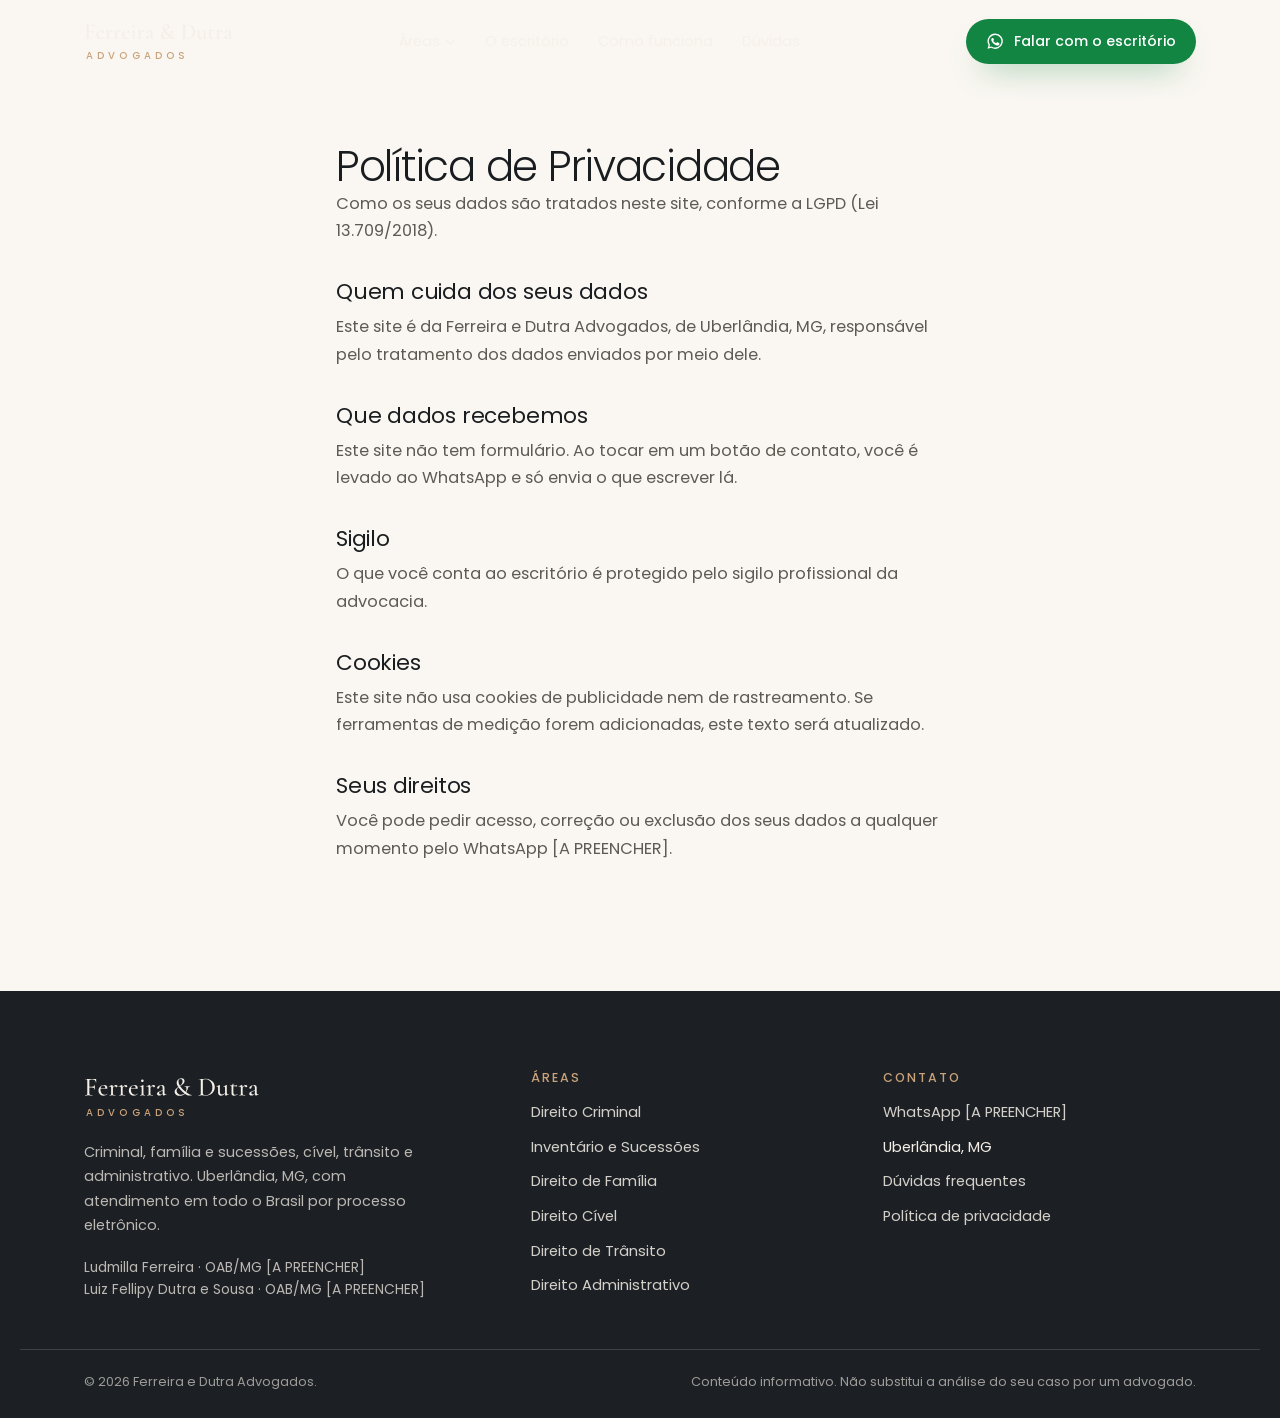
<file: privacidade.html>
<!doctype html>
<html lang="pt-BR">
<head>
<meta charset="utf-8">
<meta name="viewport" content="width=device-width,initial-scale=1,viewport-fit=cover">
<title>Política de Privacidade | Ferreira e Dutra Advogados</title>
<meta name="description" content="Política de privacidade (LGPD) do site da Ferreira e Dutra Advogados.">
<meta name="robots" content="noindex,nofollow">
<link rel="canonical" href="https://ferreiradutra.vercel.app/privacidade">
<meta name="theme-color" content="#14171A">
<meta property="og:type" content="website"><meta property="og:locale" content="pt_BR"><meta property="og:site_name" content="Ferreira e Dutra Advogados">
<meta property="og:title" content="Política de Privacidade | Ferreira e Dutra Advogados"><meta property="og:description" content="Política de privacidade (LGPD) do site da Ferreira e Dutra Advogados."><meta property="og:url" content="https://ferreiradutra.vercel.app/privacidade">
<meta property="og:image" content="https://ferreiradutra.vercel.app/assets/img/og-v1.jpg"><meta name="twitter:card" content="summary_large_image">
<link rel="icon" href="/assets/img/favicon-v1.svg" type="image/svg+xml"><link rel="icon" href="/assets/img/favicon-v1.png" type="image/png" sizes="64x64"><link rel="apple-touch-icon" href="/assets/img/apple-touch-icon.png">
<link rel="preload" href="/assets/fonts/poppins-300.woff2" as="font" type="font/woff2" crossorigin>
<link rel="preload" href="/assets/fonts/poppins-500.woff2" as="font" type="font/woff2" crossorigin>

<script>document.documentElement.classList.add('js')</script>
<style>@font-face{font-family:"Poppins";src:url(/assets/fonts/poppins-300.woff2) format("woff2");font-weight:300;font-display:swap}@font-face{font-family:"Poppins";src:url(/assets/fonts/poppins-400.woff2) format("woff2");font-weight:400;font-display:swap}@font-face{font-family:"Poppins";src:url(/assets/fonts/poppins-500.woff2) format("woff2");font-weight:500;font-display:swap}@font-face{font-family:"Sans Reserva";src:local("Arial");size-adjust:112.5%}:root{--grafite:#14171A;--grafite-2:#1C2024;--grafite-3:#272C31;--areia:#F3EEE6;--areia-2:#E9E1D4;--papel:#FAF7F2;--verde:#138542;--bronze:#8A6440;--bronze-2:#A67C52;--bronze-cl:#C9A27A;--tinta:#1A1D20;--muted:#5E5A54;--claro-2:rgba(243,238,230,.74);--linha:rgba(26,29,32,.14);--linha-c:rgba(243,238,230,.16);--r:18px;--maxw:1240px;--gutter:clamp(1.25rem,5vw,4rem);--sec:clamp(5rem,10vw,8.5rem);--t-hero:clamp(2.7rem,4.7vw,4.5rem);--t-h2:clamp(2rem,3.3vw,3.05rem);--ease:cubic-bezier(.22,.8,.2,1)}*,*::before,*::after{box-sizing:border-box}html{-webkit-text-size-adjust:100%;scroll-behavior:smooth;scroll-padding-top:5.5rem}body{margin:0;font:400 1.02rem/1.7 "Poppins","Sans Reserva",system-ui,sans-serif;color:var(--tinta);background:var(--papel);-webkit-font-smoothing:antialiased;overflow-x:clip}img,svg{display:block;max-width:100%}a{color:inherit;text-decoration:none}button{font:inherit;color:inherit;background:none;border:0;cursor:pointer;padding:0}h1,h2,h3,p,ul,ol,dl,dd,figure{margin:0}h1,h2{font-weight:300;line-height:1.08;letter-spacing:-.03em;text-wrap:balance}h3{font-weight:400;line-height:1.3;letter-spacing:-.01em}.wrap{width:100%;max-width:var(--maxw);margin-inline:auto;padding-inline:var(--gutter)}.sec{padding-block:var(--sec)}.escuro{background:var(--grafite);color:var(--areia)}.areia{background:var(--areia)}:focus-visible{outline:2px solid var(--bronze-2);outline-offset:3px;border-radius:6px}::selection{background:var(--bronze-cl);color:var(--grafite)}.so-leitor{position:absolute;width:1px;height:1px;overflow:hidden;clip:rect(0 0 0 0);white-space:nowrap}.ctas{display:flex;flex-wrap:wrap;gap:.8rem;align-items:center}.btn{position:relative;display:inline-flex;align-items:center;justify-content:center;gap:.6rem;min-height:3.25rem;padding:.85rem 1.6rem;border-radius:999px;font-weight:500;font-size:.95rem;line-height:1.2;white-space:nowrap;overflow:hidden;isolation:isolate;transition:transform .35s var(--ease),background-color .3s,color .3s,border-color .3s}.btn svg{width:1.15rem;height:1.15rem;flex:none}.btn--pri{background:var(--verde);color:#fff;box-shadow:0 16px 32px -18px rgba(19,133,66,.85)}.btn--pri::after{content:"";position:absolute;inset:0;z-index:-1;background:linear-gradient(110deg,transparent 30%,rgba(255,255,255,.28) 50%,transparent 70%);transform:translateX(-120%);transition:transform .9s var(--ease)}.btn--pri:hover{transform:translateY(-2px);background:#0F6F37}.btn--pri:hover::after{transform:translateX(120%)}.btn--linha{border:1px solid var(--linha);color:var(--tinta)}.btn--linha:hover{border-color:var(--tinta)}.escuro .btn--linha,.capa .btn--linha{border-color:var(--linha-c);color:var(--areia)}.escuro .btn--linha:hover,.capa .btn--linha:hover{border-color:var(--areia)}.btn--linha svg{width:1rem;height:1rem;transition:transform .35s var(--ease)}.btn--linha:hover svg{transform:translateX(3px)}.top{position:fixed;inset:0 0 auto;z-index:40;color:var(--areia);transition:background-color .4s,box-shadow .4s,backdrop-filter .4s}.top.solid{background:rgba(20,23,26,.86);backdrop-filter:blur(14px);-webkit-backdrop-filter:blur(14px);box-shadow:0 1px 0 var(--linha-c)}.top__in{display:flex;align-items:center;gap:2rem;height:5.2rem}.marca{display:flex;flex-direction:column;align-items:flex-start;gap:.15rem;flex:none}.marca__nome{height:1.7rem;width:auto;fill:currentColor}.marca span{font-size:.62rem;font-weight:500;letter-spacing:.42em;text-transform:uppercase;color:var(--bronze-cl);padding-left:.12rem}.nav{display:flex;align-items:center;gap:1.8rem;margin-inline:auto;font-size:.9rem;color:var(--claro-2)}.nav>a,.nav__bt{transition:color .3s}.nav>a:hover,.nav__bt:hover{color:var(--areia)}.nav__areas{position:relative}.nav__bt{display:inline-flex;align-items:center;gap:.35rem;color:var(--claro-2)}.nav__bt svg{width:.7rem;height:.7rem;transition:transform .3s}.nav__menu{position:absolute;left:50%;top:calc(100% + .9rem);width:17rem;padding:.6rem;border-radius:14px;background:var(--grafite-2);box-shadow:0 30px 60px -20px rgba(0,0,0,.6),0 0 0 1px var(--linha-c);opacity:0;visibility:hidden;transform:translate(-50%,-6px);transition:opacity .25s,transform .25s var(--ease),visibility .25s}.nav__menu::before{content:"";position:absolute;inset:-1rem 0 auto;height:1rem}.nav__areas:hover .nav__menu,.nav__areas:focus-within .nav__menu,.nav__areas.aberto .nav__menu{opacity:1;visibility:visible;transform:translate(-50%,0)}.nav__areas:hover .nav__bt svg,.nav__areas.aberto .nav__bt svg{transform:rotate(180deg)}.nav__menu a{display:flex;justify-content:space-between;align-items:center;padding:.65rem .8rem;border-radius:9px;color:var(--areia);transition:background-color .2s}.nav__menu a:hover,.nav__menu a[aria-current]{background:var(--grafite-3)}.nav__menu a i{font-style:normal;font-size:.75rem;color:var(--bronze-cl)}.top .btn{min-height:2.8rem;padding:.65rem 1.25rem;font-size:.88rem}.menu-bt{display:none;width:2.9rem;height:2.9rem;border-radius:50%;border:1px solid var(--linha-c);place-items:center;margin-left:auto}.menu-bt i{display:block;width:1.1rem;height:1px;background:currentColor;box-shadow:0 -5px 0 currentColor,0 5px 0 currentColor;transition:box-shadow .3s,transform .3s}.menu{position:fixed;inset:0;z-index:39;background:var(--grafite);color:var(--areia);padding:6.5rem var(--gutter) 2rem;display:flex;flex-direction:column;gap:2rem;overflow-y:auto;opacity:0;visibility:hidden;transition:opacity .35s,visibility .35s}.menu.aberto{opacity:1;visibility:visible}.menu nav{display:flex;flex-direction:column}.menu nav a{display:flex;justify-content:space-between;align-items:baseline;padding:.95rem 0;border-bottom:1px solid var(--linha-c);font-size:1.35rem;font-weight:300}.menu nav a i{font-style:normal;font-size:.8rem;color:var(--bronze-cl)}.menu__extra{display:flex;flex-direction:column;gap:.4rem;font-size:.95rem;color:var(--claro-2)}.menu-aberto .menu-bt i{box-shadow:none;transform:rotate(45deg)}.menu-aberto .menu-bt i::after{content:"";display:block;width:100%;height:1px;background:currentColor;transform:rotate(90deg)}.capa{position:relative;min-height:100svh;display:flex;align-items:center;overflow:hidden;isolation:isolate;text-align:center;background:radial-gradient(70% 60% at 50% 38%,#2B3035 0%,var(--grafite) 70%);color:var(--areia)}.capa::after{content:"";position:absolute;inset:auto 0 0;height:18%;z-index:1;background:linear-gradient(0deg,var(--grafite) 0%,rgba(20,23,26,0));pointer-events:none}.capa__fundo{position:absolute;inset:0;z-index:-1}.capa__fundo img{width:100%;height:100%;object-fit:cover;opacity:.62}.capa__fundo::after{content:"";position:absolute;inset:0;background:radial-gradient(52% 58% at 50% 42%,rgba(20,23,26,.72) 0%,rgba(20,23,26,.38) 100%),linear-gradient(180deg,rgba(20,23,26,.55) 0%,rgba(20,23,26,0) 30%)}.capa__palco{position:absolute;inset:0;z-index:0}.lado{position:absolute;bottom:0;height:min(52svh,32rem);display:flex;align-items:flex-end}.lado--l{right:calc(50% + 14.5rem)}.lado--r{left:calc(50% + 14.5rem)}.lado__foto{position:relative;z-index:2;height:100%;width:auto;max-width:none;-webkit-mask-image:linear-gradient(0deg,transparent 0,#000 22%);mask-image:linear-gradient(0deg,transparent 0,#000 22%)}.lado__luz{position:absolute;z-index:1;left:50%;top:38%;width:115%;aspect-ratio:1;transform:translate(-50%,-50%);border-radius:50%;background:radial-gradient(closest-side,rgba(201,162,122,.17),rgba(201,162,122,0))}.letra{position:absolute;z-index:0;height:150%;width:auto;top:-66%;overflow:visible}.lado--l .letra{left:50%;transform:translateX(-58%)}.lado--r .letra{left:50%;transform:translateX(-42%)}.letra path{fill:none;stroke:var(--bronze-cl);stroke-width:1.1px;vector-effect:non-scaling-stroke;opacity:.55;stroke-dasharray:1;stroke-dashoffset:1;animation:traco 3.4s var(--ease) .2s forwards}.lado--r .letra path{animation-delay:.5s}@keyframes traco{to{stroke-dashoffset:0}}.capa__txt{position:relative;z-index:3;max-width:calc(40rem + 2 * var(--gutter));margin-inline:auto;padding-block:6.5rem 12rem}.capa__marca{display:flex;flex-direction:column;align-items:center;gap:.7rem;margin-bottom:3.6rem}.capa__nome{height:clamp(2.3rem,3.6vw,3.3rem);width:auto;fill:var(--areia)}.capa__marca span{text-transform:uppercase;font-size:.72rem;font-weight:500;letter-spacing:.55em;padding-left:.55em;color:var(--bronze-cl)}.capa h1{font-size:clamp(2.6rem,4.3vw,4.3rem);line-height:1.05}.capa__txt>p{margin:1.3rem auto 0;font-size:clamp(1.02rem,1.2vw,1.14rem);color:var(--claro-2);max-width:30rem}.capa .ctas{margin-top:2.2rem;justify-content:center}.capa--area{min-height:94svh}.capa--area .capa__txt{max-width:calc(42rem + 2 * var(--gutter));padding-top:9rem}.capa--area h1{font-size:clamp(2.2rem,3.4vw,3.1rem)}.home .top:not(.solid) .marca{opacity:0;pointer-events:none}.top .marca{transition:opacity .4s}.seletor{background:var(--grafite);color:var(--areia);padding-block:0 clamp(3.5rem,7vw,5rem)}.seletor__in{display:grid;grid-template-columns:minmax(0,.7fr) minmax(0,2fr);gap:2rem;align-items:center;padding-top:2.2rem;border-top:1px solid var(--linha-c)}.seletor__h{font-size:clamp(1.3rem,2vw,1.7rem);font-weight:300;letter-spacing:-.02em;line-height:1.2}.seletor__grade{display:grid;grid-template-columns:repeat(3,1fr);gap:.6rem}.seletor a{display:flex;align-items:center;justify-content:space-between;gap:.8rem;padding:.9rem 1rem .9rem 1.1rem;border-radius:12px;border:1px solid var(--linha-c);font-size:.9rem;line-height:1.35;text-align:left;background:rgba(255,255,255,.02);transition:border-color .3s,background-color .3s}.seletor a svg{width:.95rem;height:.95rem;flex:none;color:var(--bronze-cl);transition:transform .35s var(--ease)}.seletor a:hover{border-color:var(--bronze-cl);background:rgba(201,162,122,.08)}.seletor a:hover svg{transform:translateX(3px)}.com-fundo,.final{position:relative;isolation:isolate;overflow:hidden}.sec__fundo{position:absolute;inset:0;z-index:-2}.sec__fundo img{width:100%;height:100%;object-fit:cover}.sec__fundo::after{content:"";position:absolute;inset:0;background:rgba(20,23,26,.8)}.manifesto-sec{clip-path:inset(0)}.sec__fundo--fixo{position:fixed}.manifesto-sec .sec__fundo::after{background:linear-gradient(180deg,rgba(20,23,26,.86) 0%,rgba(20,23,26,.7) 45%,rgba(20,23,26,.9) 100%)}.alcance-sec .sec__fundo::after{background:linear-gradient(90deg,rgba(20,23,26,.94) 0%,rgba(20,23,26,.7) 55%,rgba(20,23,26,.82) 100%)}.final .sec__fundo::after{background:rgba(20,23,26,.84)}.letreiro{position:absolute;overflow:visible;pointer-events:none}.letreiro path{fill:none;stroke:var(--bronze-cl);stroke-width:1.1px;vector-effect:non-scaling-stroke;opacity:.4;stroke-dasharray:1;stroke-dashoffset:1}.indice-cab{display:flex;justify-content:space-between;align-items:end;gap:2rem;margin-bottom:clamp(2.4rem,5vw,3.6rem)}.indice-cab h2{font-size:var(--t-h2);max-width:34rem}.indice{margin:0;padding:0;list-style:none;border-top:1px solid var(--linha)}.indice a{position:relative;display:grid;grid-template-columns:3.6rem minmax(0,1fr) minmax(0,1.15fr) 3.4rem;align-items:center;gap:1.5rem;padding:1.7rem .4rem;border-bottom:1px solid var(--linha);isolation:isolate}.indice a::before{content:"";position:absolute;inset:0;z-index:-1;background:var(--grafite);transform:scaleY(0);transform-origin:bottom;transition:transform .55s var(--ease)}.indice__n{font-size:.82rem;font-weight:500;letter-spacing:.12em;color:var(--bronze);transition:color .4s}.indice__nome{font-size:clamp(1.6rem,2.7vw,2.4rem);font-weight:300;letter-spacing:-.02em;line-height:1.1;transition:color .4s,transform .55s var(--ease)}.indice__txt{color:var(--muted);font-size:.96rem;transition:color .4s}.indice__seta{width:3.2rem;height:3.2rem;border-radius:50%;border:1px solid var(--linha);display:grid;place-items:center;transition:border-color .4s,background-color .4s,color .4s,transform .55s var(--ease)}.indice__seta svg{width:1.1rem;height:1.1rem}.indice a:hover::before,.indice a:focus-visible::before{transform:scaleY(1);transform-origin:top}.indice a:hover .indice__nome{color:var(--areia);transform:translateX(.6rem)}.indice a:hover .indice__txt{color:var(--claro-2)}.indice a:hover .indice__n{color:var(--bronze-cl)}.indice a:hover .indice__seta{border-color:var(--bronze-cl);background:var(--bronze-cl);color:var(--grafite);transform:rotate(-45deg)}.manifesto{font-size:clamp(1.6rem,3.1vw,2.75rem);font-weight:300;line-height:1.3;letter-spacing:-.02em;max-width:58rem}.manifesto span{opacity:.38;transition:opacity .45s}.manifesto span.on{opacity:1}.manifesto-sec .ctas{margin-top:2.4rem}.difs{display:grid;grid-template-columns:repeat(5,1fr);gap:clamp(1rem,2.4vw,2rem);margin:clamp(4rem,8vw,6rem) 0 0;padding:0;list-style:none}.dif{padding-top:1.4rem;border-top:1px solid var(--linha-c)}.dif svg{height:3.2rem;width:auto;margin-bottom:1.3rem;overflow:visible}.dif svg path{fill:none;stroke:var(--bronze-cl);stroke-width:1px;vector-effect:non-scaling-stroke;stroke-dasharray:1;stroke-dashoffset:1}.dif.in svg path{animation:traco 2.2s var(--ease) forwards}.dif h3{font-size:1.08rem;color:var(--areia)}.dif p{margin-top:.5rem;font-size:.92rem;color:var(--claro-2)}.equipe{position:relative;overflow:hidden;isolation:isolate;min-height:min(88svh,50rem);display:flex;align-items:center;background:var(--papel);padding-block:clamp(4.5rem,9svh,6rem) clamp(3.5rem,8svh,5.5rem)}.equipe__txt{position:relative;z-index:2;text-align:center;max-width:calc(36rem + 2 * var(--gutter))}.equipe h2{font-size:var(--t-h2);white-space:nowrap}.equipe__p{text-align:left;max-width:34rem;margin:1.6rem auto 0;color:var(--muted)}.equipe__p p+p{margin-top:1rem}.equipe .ctas{justify-content:center;margin-top:2.2rem}.equipe__palco{position:absolute;inset:0;z-index:1;pointer-events:none}.eq{position:absolute;bottom:0;margin:0;height:min(54svh,31rem);display:flex;align-items:flex-end}.eq--l{right:calc(50% + 15.5rem)}.eq--r{left:calc(50% + 10rem)}.eq--r .letra{left:4rem}.eq__foto{position:relative;z-index:1;height:100%;width:auto;max-width:none}.eq .letra path{stroke:var(--bronze-2);opacity:.42;animation:none}.equipe.in .eq .letra path{animation:traco 3.2s var(--ease) .2s forwards}.eq__nome{position:absolute;z-index:2;left:50%;bottom:clamp(3.2rem,8svh,4.6rem);transform:translateX(-50%);display:flex;flex-direction:column;align-items:center;padding:.7rem 1.6rem;border-radius:999px;background:rgba(250,247,242,.94);border:1px solid var(--linha);box-shadow:0 18px 36px -20px rgba(26,29,32,.45);-webkit-backdrop-filter:blur(8px);backdrop-filter:blur(8px);text-align:center;white-space:nowrap;line-height:1.35}.eq__nome b{font-weight:500;font-size:.95rem;color:var(--tinta)}.eq__nome span{font-size:.76rem;color:var(--muted)}.eq--l .eq__nome{left:56%}.eq--r .eq__nome{left:52%}.cab-centro{font-size:var(--t-h2);text-align:center;margin:0 auto clamp(2.4rem,5vw,3.6rem)}.fim-centro{justify-content:center;margin-top:clamp(2.2rem,4vw,3rem)}@media (min-width:861px){.cab-centro{white-space:nowrap}}.areas-sec{padding-block:clamp(3.5rem,8svh,5.5rem)}.areas-sec .cab-centro{margin-bottom:clamp(1.6rem,3.5svh,2.4rem)}.areas-sec .indice a{padding:clamp(.7rem,1.6svh,1.05rem) .4rem}.areas-sec .indice__nome{font-size:clamp(1.4rem,2.2vw,1.95rem)}.areas-sec .indice__txt{font-size:.9rem;line-height:1.55}.areas-sec .indice__seta{width:2.7rem;height:2.7rem}.areas-sec .fim-centro{margin-top:clamp(1.6rem,3.5svh,2.4rem)}.passos-cab{display:flex;justify-content:space-between;align-items:end;gap:2rem;margin-bottom:clamp(2.8rem,6vw,4rem)}.passos-cab h2{font-size:var(--t-h2);max-width:32rem}.passos{position:relative;display:grid;grid-template-columns:repeat(4,1fr);gap:clamp(1.2rem,3vw,2.4rem);margin:0;padding:0;list-style:none}.passos::before,.passos__linha{content:"";position:absolute;left:1.6rem;right:1.6rem;top:1.6rem;height:1px;background:var(--linha)}.passos__linha{background:var(--bronze-2);transform:scaleX(var(--p,0));transform-origin:left;transition:transform .15s linear}.escuro .passos::before{background:var(--linha-c)}.escuro .passos__linha{background:var(--bronze-cl)}.passo b{position:relative;display:grid;place-items:center;width:3.2rem;height:3.2rem;border-radius:50%;background:var(--papel);border:1px solid var(--bronze-2);color:var(--bronze);font-weight:500;font-size:.9rem;margin-bottom:1.4rem}.areia .passo b{background:var(--areia)}.escuro .passo b{background:var(--grafite);border-color:var(--bronze-cl);color:var(--bronze-cl)}.passo h3{font-size:1.14rem}.passo p{margin-top:.5rem;color:var(--muted);font-size:.95rem}.escuro .passo p{color:var(--claro-2)}.alcance{display:grid;grid-template-columns:minmax(0,1fr) minmax(0,1fr);gap:clamp(2rem,6vw,5rem);align-items:center}.alcance h2{font-size:var(--t-h2)}.alcance p{margin-top:1.2rem;color:var(--claro-2)}.alcance .ctas{margin-top:2.2rem}.mapa{width:100%;max-width:34rem;margin-inline:auto;overflow:visible}.mapa__pais{fill:rgba(201,162,122,.05);stroke:var(--bronze-cl);stroke-width:1.2;stroke-linejoin:round;stroke-dasharray:1;stroke-dashoffset:1}.mapa__arco{fill:none;stroke:var(--bronze-cl);stroke-width:1;opacity:.55;stroke-dasharray:1;stroke-dashoffset:1}.mapa__cap{fill:var(--bronze-cl);opacity:0}.mapa__udi{fill:var(--areia)}.mapa__onda{fill:none;stroke:var(--areia);stroke-width:1;transform-box:fill-box;transform-origin:center;opacity:0}.mapa__nome{font:500 15px "Poppins","Sans Reserva",sans-serif;fill:var(--areia)}.mapa.ver .mapa__pais{animation:traco 2.6s var(--ease) forwards}.mapa.ver .mapa__arco{animation:traco 1.4s var(--ease) var(--d) forwards}.mapa.ver .mapa__cap{animation:aparece .5s var(--ease) var(--d) forwards}.mapa.ver .mapa__onda{animation:onda 2.8s ease-out 1s infinite}.mapa.ver .mapa__onda--2{animation-delay:2.4s}@keyframes aparece{to{opacity:.9}}@keyframes onda{0%{opacity:.7;transform:scale(1)}100%{opacity:0;transform:scale(4.2)}}.sit{display:grid;grid-template-columns:minmax(0,.8fr) minmax(0,1.2fr);gap:clamp(2rem,6vw,5rem);align-items:start}.sit__cab{position:sticky;top:7.5rem;display:flex;flex-direction:column;align-items:flex-start;gap:1.8rem}.sit__cab h2{font-size:var(--t-h2)}.cartoes{display:flex;flex-direction:column;gap:1.1rem;margin:0;padding:0;list-style:none}.cartao{position:sticky;top:calc(7.5rem + var(--i) * .9rem);display:grid;grid-template-columns:auto 1fr;gap:.4rem 1.5rem;padding:clamp(1.5rem,3vw,2.2rem);border-radius:var(--r);background:var(--papel);border:1px solid var(--linha);box-shadow:0 -16px 40px -30px rgba(26,29,32,.35)}.cartao svg{grid-row:span 2;height:2.6rem;width:auto;overflow:visible}.cartao svg path{fill:none;stroke:var(--bronze-2);stroke-width:1px;vector-effect:non-scaling-stroke}.cartao h3{font-size:clamp(1.1rem,1.6vw,1.3rem);align-self:end}.cartao p{color:var(--muted);font-size:.96rem}.docs{display:grid;grid-template-columns:minmax(0,.8fr) minmax(0,1.2fr);gap:clamp(2rem,6vw,5rem);align-items:start}.docs h2{font-size:var(--t-h2)}.docs .ctas{margin-top:2rem}.docs__lista{display:grid;grid-template-columns:1fr 1fr;column-gap:2rem;margin:0;padding:0;list-style:none;border-top:1px solid var(--linha);counter-reset:d}.docs__lista li{display:grid;grid-template-columns:2.4rem 1fr;padding:1.05rem 0;border-bottom:1px solid var(--linha);counter-increment:d;font-size:.98rem}.docs__lista li::before{content:counter(d,decimal-leading-zero);font-size:.78rem;font-weight:500;letter-spacing:.1em;color:var(--bronze);padding-top:.2rem}.faq{max-width:52rem;margin-inline:auto}.faq .cab-centro{margin-bottom:clamp(1.8rem,4vw,2.8rem)}.faq__item{border-bottom:1px solid var(--linha)}.faq__item:first-child{border-top:1px solid var(--linha)}.faq__item summary{display:flex;justify-content:space-between;align-items:center;gap:1rem;padding:1.3rem 0;cursor:pointer;list-style:none;font-size:1.04rem}.faq__item summary::-webkit-details-marker{display:none}.faq__item summary i{position:relative;flex:none;width:2rem;height:2rem;border-radius:50%;border:1px solid var(--linha);transition:transform .4s var(--ease),background-color .3s,border-color .3s}.faq__item summary i::before,.faq__item summary i::after{content:"";position:absolute;left:50%;top:50%;width:.8rem;height:1px;background:currentColor;transform:translate(-50%,-50%)}.faq__item summary i::after{transform:translate(-50%,-50%) rotate(90deg)}.faq__item[open] summary i{transform:rotate(45deg);background:var(--bronze);border-color:var(--bronze);color:#fff}.faq__item p{padding:0 3rem 1.4rem 0;color:var(--muted)}.final{position:relative;overflow:hidden;isolation:isolate;text-align:center}.final .letreiro{left:50%;top:50%;width:min(92vw,60rem);height:auto;transform:translate(-50%,-50%);z-index:-1}.final.in .letreiro path{animation:traco 3.2s var(--ease) forwards}.final h2{font-size:var(--t-h2);max-width:44rem;margin-inline:auto}.final p{margin:1.2rem auto 0;max-width:38rem;color:var(--claro-2)}.final .ctas{justify-content:center;margin-top:2.4rem}.outras{margin-top:clamp(4rem,8vw,6rem);padding-top:2rem;border-top:1px solid var(--linha-c);text-align:left}.outras h2{font-size:1.15rem;font-weight:400;letter-spacing:0;margin:0 0 1.2rem;max-width:none}.outras__lista{display:grid;grid-template-columns:repeat(5,1fr);gap:.7rem}.outras__lista a{display:flex;justify-content:space-between;align-items:center;gap:.6rem;padding:1rem 1.1rem;border-radius:12px;border:1px solid var(--linha-c);font-size:.92rem;transition:border-color .3s,background-color .3s}.outras__lista a:hover{border-color:var(--bronze-cl);background:rgba(201,162,122,.08)}.outras__lista svg{width:.95rem;height:.95rem;color:var(--bronze-cl);flex:none}.rod{background:var(--grafite-2);color:var(--areia);padding-block:clamp(3.5rem,7vw,5rem) 1.6rem}.rod__in{display:grid;grid-template-columns:1.3fr 1fr 1fr;gap:2.5rem}.rod .marca__nome{height:2rem}.rod__marca p{margin-top:1.1rem;font-size:.9rem;color:var(--claro-2);max-width:22rem}.rod__marca ul{margin:1.2rem 0 0;padding:0;list-style:none;font-size:.86rem;color:var(--claro-2);line-height:1.6}.rod__col h2{font-size:.78rem;font-weight:500;letter-spacing:.16em;text-transform:uppercase;color:var(--bronze-cl);margin-bottom:1rem}.rod__col ul{margin:0;padding:0;list-style:none;display:flex;flex-direction:column;gap:.6rem;font-size:.92rem}.rod__col a{color:rgba(243,238,230,.85);transition:color .3s}.rod__col a:hover{color:var(--bronze-cl)}.rod__fim{margin-top:3rem;padding-top:1.3rem;border-top:1px solid var(--linha-c);font-size:.8rem;color:rgba(243,238,230,.6);display:flex;justify-content:space-between;gap:1rem;flex-wrap:wrap}.zap{position:fixed;right:1.1rem;bottom:1.1rem;z-index:50;display:grid;place-items:center;width:3.6rem;height:3.6rem;border-radius:50%;background:#1FAF5A;color:#fff;box-shadow:0 16px 34px -14px rgba(0,0,0,.45);transition:transform .35s var(--ease)}.zap svg{width:1.9rem;height:1.9rem}.zap:hover{transform:translateY(-2px)}.js .zap{opacity:0;transform:translateY(12px);pointer-events:none;transition:opacity .4s var(--ease),transform .4s var(--ease)}.js .zap.ver{opacity:1;transform:none;pointer-events:auto}.texto-pag{padding-top:9rem}.texto{max-width:46rem}.texto h1{font-size:var(--t-h2)}.texto h2{font-size:1.35rem;margin:2.2rem 0 .6rem;font-weight:400;letter-spacing:-.01em}.texto p{color:var(--muted)}.obrigado{min-height:100svh;display:grid;place-items:center;text-align:center;padding:2rem;background:var(--grafite);color:var(--areia)}.obrigado .marca__nome{height:2.2rem;margin:0 auto}.obrigado h1{margin-top:2rem;font-size:clamp(1.8rem,4vw,2.8rem)}.obrigado p{margin-top:.8rem;color:var(--claro-2)}.gira{width:2.6rem;height:2.6rem;margin:2rem auto;border-radius:50%;border:1.5px solid var(--linha-c);border-top-color:var(--bronze-cl);animation:gira 1s linear infinite}@keyframes gira{to{transform:rotate(360deg)}}.obrigado .ctas{justify-content:center}.js .rv{opacity:0;transform:translate3d(0,26px,0);transition:opacity .9s var(--ease),transform 1.1s var(--ease)}.js .rv.in{opacity:1;transform:none}.js .rv[data-d="1"]{transition-delay:.08s}.js .rv[data-d="2"]{transition-delay:.16s}.js .rv[data-d="3"]{transition-delay:.24s}.js .rv[data-d="4"]{transition-delay:.32s}@media (max-width:1060px){.nav,.top .btn{display:none}.menu-bt{display:grid}.difs{grid-template-columns:repeat(3,1fr);row-gap:2.6rem}.capa{flex-direction:column;align-items:stretch;min-height:0}.capa__txt{order:-1;padding-block:7rem 0;max-width:calc(34rem + 2 * var(--gutter))}.capa__palco{position:relative;inset:auto;height:min(64vw,25rem);margin-top:3.5rem}.lado{height:100%}.lado--l{right:46%}.lado--r{left:46%;z-index:1}.letra{height:125%;top:-32%}.seletor__grade{grid-template-columns:1fr 1fr}.equipe{flex-direction:column;align-items:stretch;min-height:0;padding-bottom:0}.sec__fundo--fixo{position:absolute}.manifesto-sec{clip-path:none}.alcance-sec .sec__fundo::after{background:linear-gradient(180deg,rgba(20,23,26,.9) 0%,rgba(20,23,26,.72) 60%,rgba(20,23,26,.86) 100%)}.equipe__palco{position:relative;inset:auto;height:min(68vw,26rem);margin-top:3rem}.eq{height:100%}.eq--l{right:47%}.eq--r{left:45%}.eq--r .letra{left:0}.outras__lista{grid-template-columns:repeat(3,1fr)}}@media (max-width:860px){.alcance,.sit,.docs{grid-template-columns:1fr}.sit__cab{position:relative;top:0}.indice a{grid-template-columns:2.6rem minmax(0,1fr) 3rem;row-gap:.3rem}.indice__txt{grid-column:2;grid-row:2}.indice__seta{grid-row:1 / span 2;grid-column:3}.passos{grid-template-columns:1fr 1fr;row-gap:2.6rem}.passos::before,.passos__linha{display:none}.rod__in{grid-template-columns:1fr 1fr}.rod__marca{grid-column:1 / -1}}@media (max-width:760px){.top__in{height:4.6rem}.marca__nome{height:1.45rem}.seletor__in{grid-template-columns:1fr;text-align:center}.seletor__grade{grid-template-columns:1fr}.ctas{justify-content:center}.indice-cab,.passos-cab{flex-direction:column;align-items:center;text-align:center}.alcance__txt,.sit__cab,.docs__cab,.manifesto-sec .wrap{text-align:center;align-items:center}.equipe h2{white-space:normal}.equipe__p{text-align:center}.eq__nome{bottom:.9rem;padding:.5rem 1rem;white-space:normal;width:max-content;max-width:44vw}.eq__nome b{font-size:.76rem;line-height:1.25}.eq__nome span{display:none}.eq--r .eq__nome{left:30%}.manifesto{margin-inline:auto}.difs{grid-template-columns:1fr 1fr;text-align:center}.dif svg{margin-inline:auto}.dif:last-child{grid-column:1 / -1}.passos{grid-template-columns:1fr;text-align:center}.passo b{margin-inline:auto}.indice a{padding:1.3rem .2rem;gap:1rem}.indice__nome{font-size:1.5rem}.indice__seta{width:2.6rem;height:2.6rem}.cartao{grid-template-columns:1fr;text-align:center;top:calc(5.8rem + var(--i) * .7rem)}.cartao svg{grid-row:auto;margin:0 auto .6rem}.docs__lista{grid-template-columns:1fr;text-align:left}.faq__item p{padding-right:0}.outras__lista{grid-template-columns:1fr 1fr}.rod__in{grid-template-columns:1fr;text-align:center}.rod .marca{align-items:center}.rod__marca p,.rod__marca ul{margin-inline:auto}.rod__fim{justify-content:center;text-align:center}.btn{padding-inline:1.3rem}}@media (max-width:359px){.btn{white-space:normal}}@media (prefers-reduced-motion:reduce){*,*::before,*::after{animation-duration:.01ms!important;animation-iteration-count:1!important;transition-duration:.01ms!important}.js .rv{opacity:1;transform:none}.manifesto span{opacity:1}}@media (max-width:600px){.ctas{display:grid;grid-template-columns:minmax(0,max-content);width:fit-content;max-width:100%;margin-inline:auto}.ctas>*{width:100%;justify-content:center;text-align:center}}</style>

</head>
<body class="">
<svg width="0" height="0" style="position:absolute" aria-hidden="true"><defs><path id="fd-nome" d="M39 0Q37 0 37 -6Q37 -12 39 -12Q76 -12 94 -17Q111 -22 117 -37Q124 -52 124 -81V-544Q124 -573 118 -588Q112 -602 95 -608Q77 -613 43 -613Q40 -613 40 -619Q40 -625 43 -625H451Q461 -625 461 -616L463 -490Q463 -487 457 -487Q452 -486 451 -489Q444 -544 412 -573Q380 -601 328 -601H277Q233 -601 218 -589Q203 -577 203 -543V-85Q203 -55 211 -40Q219 -24 244 -18Q270 -12 320 -12Q322 -12 322 -6Q322 0 320 0Q287 0 248 -1Q210 -2 162 -2Q128 -2 96 -1Q64 0 39 0ZM401 -218Q401 -261 375 -281Q349 -302 292 -302H165V-325H295Q350 -325 375 -343Q400 -361 400 -397Q400 -399 406 -399Q412 -399 412 -397Q412 -366 411 -349Q411 -332 411 -313Q411 -290 412 -267Q413 -244 413 -218Q413 -216 407 -216Q401 -216 401 -218Z M737 12Q675 12 633 -15Q591 -43 569 -87Q548 -131 548 -181Q548 -241 576 -289Q605 -338 654 -366Q703 -395 763 -395Q821 -395 853 -366Q884 -337 884 -281Q884 -268 882 -260Q879 -253 872 -253H803Q807 -313 788 -344Q768 -375 729 -375Q680 -375 652 -333Q625 -291 625 -220Q625 -163 643 -120Q661 -76 696 -52Q731 -28 781 -28Q814 -28 835 -37Q857 -46 880 -59Q882 -61 885 -57Q889 -52 887 -49Q851 -16 814 -2Q777 12 737 12ZM602 -252 601 -267 825 -271V-253Z M1073 -271 1067 -282Q1105 -328 1130 -352Q1155 -376 1173 -386Q1191 -395 1207 -395Q1228 -395 1249 -382Q1270 -369 1270 -349Q1270 -334 1260 -324Q1250 -313 1233 -313Q1217 -313 1207 -322Q1198 -331 1188 -339Q1179 -348 1163 -348Q1155 -348 1145 -343Q1135 -338 1119 -321Q1102 -305 1073 -271ZM967 0Q964 0 964 -6Q964 -12 967 -12Q1003 -12 1015 -26Q1026 -39 1026 -81V-276Q1026 -308 1019 -323Q1011 -338 993 -338Q983 -338 970 -335Q957 -331 940 -324Q936 -322 934 -328Q932 -333 935 -335L1058 -394Q1062 -395 1064 -395Q1073 -395 1084 -373Q1095 -351 1095 -310V-81Q1095 -53 1102 -38Q1110 -23 1130 -17Q1151 -12 1190 -12Q1193 -12 1193 -6Q1193 0 1190 0Q1164 0 1131 -1Q1098 -2 1061 -2Q1034 -2 1010 -1Q985 0 967 0Z M1442 -271 1436 -282Q1474 -328 1499 -352Q1524 -376 1542 -386Q1560 -395 1576 -395Q1597 -395 1618 -382Q1639 -369 1639 -349Q1639 -334 1629 -324Q1619 -313 1602 -313Q1586 -313 1576 -322Q1567 -331 1557 -339Q1548 -348 1532 -348Q1524 -348 1514 -343Q1504 -338 1488 -321Q1471 -305 1442 -271ZM1336 0Q1333 0 1333 -6Q1333 -12 1336 -12Q1372 -12 1384 -26Q1395 -39 1395 -81V-276Q1395 -308 1388 -323Q1380 -338 1362 -338Q1352 -338 1339 -335Q1326 -331 1309 -324Q1305 -322 1303 -328Q1301 -333 1304 -335L1427 -394Q1431 -395 1433 -395Q1442 -395 1453 -373Q1464 -351 1464 -310V-81Q1464 -53 1471 -38Q1479 -23 1499 -17Q1520 -12 1559 -12Q1562 -12 1562 -6Q1562 0 1559 0Q1533 0 1500 -1Q1467 -2 1430 -2Q1403 -2 1379 -1Q1354 0 1336 0Z M1886 12Q1824 12 1782 -15Q1740 -43 1718 -87Q1697 -131 1697 -181Q1697 -241 1725 -289Q1754 -338 1803 -366Q1852 -395 1912 -395Q1970 -395 2002 -366Q2033 -337 2033 -281Q2033 -268 2031 -260Q2028 -253 2021 -253H1952Q1956 -313 1937 -344Q1917 -375 1878 -375Q1829 -375 1801 -333Q1774 -291 1774 -220Q1774 -163 1792 -120Q1810 -76 1845 -52Q1880 -28 1930 -28Q1963 -28 1984 -37Q2006 -46 2029 -59Q2031 -61 2034 -57Q2038 -52 2036 -49Q2000 -16 1963 -2Q1926 12 1886 12ZM1751 -252 1750 -267 1974 -271V-253Z M2122 0Q2119 0 2119 -6Q2119 -12 2122 -12Q2158 -12 2170 -26Q2182 -39 2182 -81V-265Q2182 -300 2175 -316Q2168 -332 2150 -332Q2142 -332 2132 -329Q2121 -326 2107 -319Q2103 -318 2101 -324Q2098 -329 2102 -331L2238 -394Q2241 -395 2242 -395Q2245 -395 2249 -392Q2252 -389 2252 -385Q2252 -376 2251 -346Q2250 -316 2250 -267V-81Q2250 -39 2262 -26Q2273 -12 2310 -12Q2313 -12 2313 -6Q2313 0 2310 0Q2292 0 2268 -1Q2243 -2 2216 -2Q2189 -2 2165 -1Q2141 0 2122 0ZM2210 -507Q2187 -507 2173 -519Q2160 -532 2160 -555Q2160 -577 2173 -589Q2187 -601 2210 -601Q2232 -601 2244 -589Q2257 -577 2257 -555Q2257 -507 2210 -507Z M2492 -271 2486 -282Q2524 -328 2549 -352Q2574 -376 2592 -386Q2610 -395 2626 -395Q2647 -395 2668 -382Q2689 -369 2689 -349Q2689 -334 2679 -324Q2669 -313 2652 -313Q2636 -313 2626 -322Q2617 -331 2607 -339Q2598 -348 2582 -348Q2574 -348 2564 -343Q2554 -338 2538 -321Q2521 -305 2492 -271ZM2386 0Q2383 0 2383 -6Q2383 -12 2386 -12Q2422 -12 2434 -26Q2445 -39 2445 -81V-276Q2445 -308 2438 -323Q2430 -338 2412 -338Q2402 -338 2389 -335Q2376 -331 2359 -324Q2355 -322 2353 -328Q2351 -333 2354 -335L2477 -394Q2481 -395 2483 -395Q2492 -395 2503 -373Q2514 -351 2514 -310V-81Q2514 -53 2521 -38Q2529 -23 2549 -17Q2570 -12 2609 -12Q2612 -12 2612 -6Q2612 0 2609 0Q2583 0 2550 -1Q2517 -2 2480 -2Q2453 -2 2429 -1Q2404 0 2386 0Z M3028 6Q3024 8 3019 8Q3004 8 2990 -14Q2977 -37 2977 -79V-262Q2977 -324 2962 -351Q2946 -377 2919 -377Q2894 -377 2879 -364Q2864 -350 2858 -332Q2851 -315 2848 -300Q2846 -281 2836 -268Q2827 -255 2805 -255Q2785 -255 2776 -265Q2767 -275 2767 -287Q2767 -308 2786 -327Q2806 -346 2836 -362Q2866 -378 2898 -387Q2931 -396 2957 -396Q2998 -396 3021 -370Q3045 -343 3045 -292V-108Q3045 -75 3054 -59Q3063 -43 3083 -43Q3100 -43 3127 -54Q3131 -56 3133 -50Q3136 -45 3131 -43ZM2844 7Q2804 7 2783 -13Q2763 -33 2763 -63Q2763 -87 2776 -104Q2789 -120 2813 -133Q2838 -146 2873 -159L2987 -201L2990 -188L2899 -151Q2884 -145 2871 -137Q2859 -129 2851 -118Q2843 -106 2843 -90Q2843 -66 2859 -51Q2875 -35 2898 -35Q2907 -35 2917 -38Q2927 -41 2941 -49L3000 -86L3002 -72L2929 -24Q2906 -7 2886 0Q2867 7 2844 7Z M3430 -135Q3430 -179 3452 -213Q3474 -246 3508 -275Q3542 -303 3581 -330Q3619 -357 3653 -387Q3687 -416 3709 -451Q3731 -485 3731 -529Q3731 -574 3708 -599Q3685 -623 3648 -623Q3613 -623 3595 -602Q3577 -580 3577 -535Q3577 -482 3600 -427Q3624 -373 3664 -319Q3704 -266 3755 -217Q3806 -168 3861 -126Q3927 -77 3982 -48Q4037 -20 4072 -12Q4076 -11 4076 -6Q4075 0 4072 0Q4047 0 4013 0Q3980 0 3946 0Q3934 0 3914 -8Q3894 -16 3862 -36Q3830 -57 3782 -96Q3735 -134 3688 -180Q3640 -225 3601 -275Q3561 -324 3537 -371Q3524 -399 3516 -425Q3508 -452 3508 -479Q3508 -526 3530 -563Q3551 -601 3590 -624Q3629 -646 3682 -646Q3713 -646 3741 -636Q3770 -627 3787 -605Q3805 -583 3805 -547Q3805 -505 3783 -473Q3762 -442 3727 -416Q3693 -389 3655 -365Q3617 -340 3583 -313Q3549 -286 3527 -253Q3506 -220 3506 -177Q3506 -136 3527 -101Q3549 -66 3588 -45Q3627 -24 3679 -24Q3724 -24 3761 -42Q3797 -60 3823 -91Q3849 -123 3862 -164Q3876 -206 3876 -253Q3876 -293 3862 -315Q3847 -337 3802 -337Q3799 -337 3799 -343Q3798 -349 3802 -349L4020 -350Q4023 -350 4023 -344Q4023 -338 4020 -338Q3987 -338 3970 -331Q3954 -325 3947 -311Q3939 -296 3933 -274Q3924 -241 3909 -203Q3895 -164 3872 -127Q3849 -89 3815 -57Q3781 -26 3734 -7Q3687 12 3624 12Q3557 12 3514 -9Q3471 -31 3451 -65Q3430 -99 3430 -135Z M4613 4Q4583 4 4539 1Q4495 -2 4458 -2Q4424 -2 4393 -1Q4361 0 4336 0Q4334 0 4334 -6Q4334 -12 4336 -12Q4371 -12 4389 -17Q4407 -22 4413 -37Q4419 -52 4419 -81V-544Q4419 -573 4413 -588Q4407 -602 4390 -608Q4372 -613 4338 -613Q4335 -613 4335 -619Q4335 -625 4338 -625Q4363 -625 4393 -624Q4424 -622 4458 -622Q4492 -622 4531 -624Q4571 -627 4599 -627Q4705 -627 4783 -587Q4862 -547 4906 -478Q4950 -409 4950 -323Q4950 -248 4923 -188Q4897 -127 4850 -84Q4803 -42 4742 -19Q4681 4 4613 4ZM4603 -14Q4678 -14 4735 -47Q4793 -80 4826 -144Q4859 -209 4859 -301Q4859 -388 4828 -457Q4797 -527 4741 -569Q4686 -610 4609 -610Q4549 -610 4523 -598Q4498 -586 4498 -542V-92Q4498 -52 4518 -33Q4538 -14 4603 -14Z M5184 9Q5133 9 5104 -23Q5074 -56 5074 -114V-265Q5074 -303 5067 -320Q5061 -337 5044 -337Q5031 -337 5013 -328Q5009 -326 5007 -332Q5004 -338 5008 -339L5126 -394Q5128 -395 5130 -395Q5134 -395 5138 -392Q5142 -389 5142 -385V-152Q5142 -94 5163 -67Q5183 -39 5225 -39Q5261 -39 5297 -60Q5332 -81 5357 -115L5362 -104Q5320 -48 5276 -19Q5233 9 5184 9ZM5406 -385V-110Q5406 -76 5413 -61Q5421 -46 5439 -46Q5448 -46 5460 -50Q5471 -53 5488 -60Q5492 -62 5495 -56Q5497 -51 5494 -49L5370 10Q5368 11 5365 11Q5357 11 5348 -11Q5338 -34 5338 -76V-265Q5338 -303 5331 -320Q5324 -337 5308 -337Q5295 -337 5276 -328Q5273 -326 5271 -332Q5268 -338 5272 -339L5390 -394Q5392 -395 5394 -395Q5397 -395 5401 -392Q5406 -389 5406 -385Z M5683 12Q5659 12 5636 4Q5613 -3 5598 -22Q5584 -41 5584 -73V-304Q5584 -327 5580 -339Q5576 -351 5565 -355Q5554 -359 5532 -359Q5529 -359 5529 -367Q5529 -374 5532 -374Q5576 -375 5604 -396Q5631 -416 5638 -452Q5639 -455 5646 -455Q5653 -455 5653 -452V-107Q5653 -66 5674 -47Q5694 -28 5730 -28Q5755 -28 5775 -37Q5796 -46 5809 -56Q5813 -59 5816 -54Q5820 -50 5816 -47Q5779 -16 5748 -2Q5717 12 5683 12ZM5786 -337Q5746 -346 5709 -349Q5672 -352 5631 -352V-375Q5671 -375 5708 -378Q5746 -381 5789 -385Q5792 -385 5794 -378Q5796 -371 5796 -362Q5796 -354 5793 -345Q5790 -336 5786 -337Z M5983 -271 5977 -282Q6015 -328 6040 -352Q6065 -376 6083 -386Q6101 -395 6117 -395Q6138 -395 6159 -382Q6180 -369 6180 -349Q6180 -334 6170 -324Q6160 -313 6143 -313Q6127 -313 6117 -322Q6108 -331 6098 -339Q6089 -348 6073 -348Q6065 -348 6055 -343Q6045 -338 6029 -321Q6012 -305 5983 -271ZM5877 0Q5874 0 5874 -6Q5874 -12 5877 -12Q5913 -12 5925 -26Q5936 -39 5936 -81V-276Q5936 -308 5929 -323Q5921 -338 5903 -338Q5893 -338 5880 -335Q5867 -331 5850 -324Q5846 -322 5844 -328Q5842 -333 5845 -335L5968 -394Q5972 -395 5974 -395Q5983 -395 5994 -373Q6005 -351 6005 -310V-81Q6005 -53 6012 -38Q6020 -23 6040 -17Q6061 -12 6100 -12Q6103 -12 6103 -6Q6103 0 6100 0Q6074 0 6041 -1Q6008 -2 5971 -2Q5944 -2 5920 -1Q5895 0 5877 0Z M6519 6Q6515 8 6510 8Q6495 8 6481 -14Q6468 -37 6468 -79V-262Q6468 -324 6453 -351Q6437 -377 6410 -377Q6385 -377 6370 -364Q6355 -350 6349 -332Q6342 -315 6339 -300Q6337 -281 6327 -268Q6318 -255 6296 -255Q6276 -255 6267 -265Q6258 -275 6258 -287Q6258 -308 6277 -327Q6297 -346 6327 -362Q6357 -378 6389 -387Q6422 -396 6448 -396Q6489 -396 6512 -370Q6536 -343 6536 -292V-108Q6536 -75 6545 -59Q6554 -43 6574 -43Q6591 -43 6618 -54Q6622 -56 6624 -50Q6627 -45 6622 -43ZM6335 7Q6295 7 6274 -13Q6254 -33 6254 -63Q6254 -87 6267 -104Q6280 -120 6304 -133Q6329 -146 6364 -159L6478 -201L6481 -188L6390 -151Q6375 -145 6362 -137Q6350 -129 6342 -118Q6334 -106 6334 -90Q6334 -66 6350 -51Q6366 -35 6389 -35Q6398 -35 6408 -38Q6418 -41 6432 -49L6491 -86L6493 -72L6420 -24Q6397 -7 6377 0Q6358 7 6335 7Z"/></defs></svg>
<header class="top"><div class="wrap top__in">
  <a class="marca" href="/" aria-label="Ferreira e Dutra Advogados, início"><svg class="marca__nome" viewBox="0 -924 6623 1211" aria-hidden="true"><use href="#fd-nome"/></svg><span>Advogados</span></a>
  <nav class="nav" aria-label="Principal">
    <div class="nav__areas"><button class="nav__bt" type="button" aria-expanded="false" aria-controls="menu-areas">Áreas<svg viewBox="0 0 12 12" fill="none" aria-hidden="true"><path d="M2 4.5l4 4 4-4" stroke="currentColor" stroke-width="1.4"/></svg></button><div class="nav__menu" id="menu-areas"><a href="/criminal">Direito Criminal<i>01</i></a><a href="/inventario">Inventário e Sucessões<i>02</i></a><a href="/familia">Direito de Família<i>03</i></a><a href="/civel">Direito Cível<i>04</i></a><a href="/transito">Direito de Trânsito<i>05</i></a><a href="/administrativo">Direito Administrativo<i>06</i></a></div></div>
    <a href="/#escritorio">O escritório</a><a href="/#como">Como funciona</a><a href="/#duvidas">Dúvidas</a>
  </nav>
  <a class="btn btn--pri" href="/obrigado?c=topo"><svg viewBox="0 0 24 24" fill="currentColor" aria-hidden="true"><path d="M12 2a10 10 0 0 0-8.6 15.1L2 22l5-1.3A10 10 0 1 0 12 2zm0 18.2a8.2 8.2 0 0 1-4.2-1.1l-.3-.2-3 .8.8-2.9-.2-.3A8.2 8.2 0 1 1 12 20.2zm4.5-6.1c-.2-.1-1.5-.7-1.7-.8s-.4-.1-.6.1-.7.8-.8 1-.3.2-.5.1a6.7 6.7 0 0 1-3.3-2.9c-.2-.4.2-.4.7-1.3.1-.2 0-.3 0-.4l-.8-1.8c-.2-.5-.4-.4-.6-.4h-.5a1 1 0 0 0-.7.3 3 3 0 0 0-.9 2.2 5.2 5.2 0 0 0 1.1 2.7 11.8 11.8 0 0 0 4.5 4c1.7.7 2.4.8 3.2.6a2.8 2.8 0 0 0 1.8-1.3 2.3 2.3 0 0 0 .2-1.3c-.1-.1-.3-.2-.6-.3z"/></svg><span>Falar com o escritório</span></a>
  <button class="menu-bt" type="button" aria-expanded="false" aria-controls="menu" aria-label="Abrir o menu"><i></i></button>
</div></header>
<div class="menu" id="menu"><nav aria-label="Menu"><a href="/criminal">Direito Criminal<i>01</i></a><a href="/inventario">Inventário e Sucessões<i>02</i></a><a href="/familia">Direito de Família<i>03</i></a><a href="/civel">Direito Cível<i>04</i></a><a href="/transito">Direito de Trânsito<i>05</i></a><a href="/administrativo">Direito Administrativo<i>06</i></a><a href="/#escritorio">O escritório<i></i></a><a href="/#duvidas">Dúvidas<i></i></a></nav>
  <div class="menu__extra"><a class="btn btn--pri" href="/obrigado?c=menu"><svg viewBox="0 0 24 24" fill="currentColor" aria-hidden="true"><path d="M12 2a10 10 0 0 0-8.6 15.1L2 22l5-1.3A10 10 0 1 0 12 2zm0 18.2a8.2 8.2 0 0 1-4.2-1.1l-.3-.2-3 .8.8-2.9-.2-.3A8.2 8.2 0 1 1 12 20.2zm4.5-6.1c-.2-.1-1.5-.7-1.7-.8s-.4-.1-.6.1-.7.8-.8 1-.3.2-.5.1a6.7 6.7 0 0 1-3.3-2.9c-.2-.4.2-.4.7-1.3.1-.2 0-.3 0-.4l-.8-1.8c-.2-.5-.4-.4-.6-.4h-.5a1 1 0 0 0-.7.3 3 3 0 0 0-.9 2.2 5.2 5.2 0 0 0 1.1 2.7 11.8 11.8 0 0 0 4.5 4c1.7.7 2.4.8 3.2.6a2.8 2.8 0 0 0 1.8-1.3 2.3 2.3 0 0 0 .2-1.3c-.1-.1-.3-.2-.6-.3z"/></svg><span>Falar com o escritório</span></a><span>Uberlândia, MG · atendimento em todo o Brasil</span></div></div>
<main>
<section class="sec texto-pag"><div class="wrap texto">
<h1>Política de Privacidade</h1>
<p>Como os seus dados são tratados neste site, conforme a LGPD (Lei 13.709/2018).</p>
<h2>Quem cuida dos seus dados</h2><p>Este site é da Ferreira e Dutra Advogados, de Uberlândia, MG, responsável pelo tratamento dos dados enviados por meio dele.</p>
<h2>Que dados recebemos</h2><p>Este site não tem formulário. Ao tocar em um botão de contato, você é levado ao WhatsApp e só envia o que escrever lá.</p>
<h2>Sigilo</h2><p>O que você conta ao escritório é protegido pelo sigilo profissional da advocacia.</p>
<h2>Cookies</h2><p>Este site não usa cookies de publicidade nem de rastreamento. Se ferramentas de medição forem adicionadas, este texto será atualizado.</p>
<h2>Seus direitos</h2><p>Você pode pedir acesso, correção ou exclusão dos seus dados a qualquer momento pelo WhatsApp [A PREENCHER].</p>
</div></section>
</main>
<footer class="rod"><div class="wrap rod__in">
  <div class="rod__marca"><a class="marca" href="/" aria-label="Ferreira e Dutra Advogados, início"><svg class="marca__nome" viewBox="0 -924 6623 1211" aria-hidden="true"><use href="#fd-nome"/></svg><span>Advogados</span></a>
    <p>Criminal, família e sucessões, cível, trânsito e administrativo. Uberlândia, MG, com atendimento em todo o Brasil por processo eletrônico.</p>
    <ul><li>Ludmilla Ferreira · OAB/MG [A PREENCHER]</li><li>Luiz Fellipy Dutra e Sousa · OAB/MG [A PREENCHER]</li></ul></div>
  <div class="rod__col"><h2>Áreas</h2><ul><li><a href="/criminal">Direito Criminal</a></li><li><a href="/inventario">Inventário e Sucessões</a></li><li><a href="/familia">Direito de Família</a></li><li><a href="/civel">Direito Cível</a></li><li><a href="/transito">Direito de Trânsito</a></li><li><a href="/administrativo">Direito Administrativo</a></li></ul></div>
  <div class="rod__col"><h2>Contato</h2><ul><li><a href="/obrigado?c=rodape">WhatsApp [A PREENCHER]</a></li><li>Uberlândia, MG</li><li><a href="/#duvidas">Dúvidas frequentes</a></li><li><a href="/privacidade">Política de privacidade</a></li></ul></div>
</div><div class="wrap rod__fim"><span>© 2026 Ferreira e Dutra Advogados.</span><span>Conteúdo informativo. Não substitui a análise do seu caso por um advogado.</span></div></footer>
<a class="zap" href="/obrigado?c=flutuante" aria-label="Falar com o escritório pelo WhatsApp"><svg viewBox="0 0 24 24" fill="currentColor" aria-hidden="true"><path d="M12 2a10 10 0 0 0-8.6 15.1L2 22l5-1.3A10 10 0 1 0 12 2zm0 18.2a8.2 8.2 0 0 1-4.2-1.1l-.3-.2-3 .8.8-2.9-.2-.3A8.2 8.2 0 1 1 12 20.2zm4.5-6.1c-.2-.1-1.5-.7-1.7-.8s-.4-.1-.6.1-.7.8-.8 1-.3.2-.5.1a6.7 6.7 0 0 1-3.3-2.9c-.2-.4.2-.4.7-1.3.1-.2 0-.3 0-.4l-.8-1.8c-.2-.5-.4-.4-.6-.4h-.5a1 1 0 0 0-.7.3 3 3 0 0 0-.9 2.2 5.2 5.2 0 0 0 1.1 2.7 11.8 11.8 0 0 0 4.5 4c1.7.7 2.4.8 3.2.6a2.8 2.8 0 0 0 1.8-1.3 2.3 2.3 0 0 0 .2-1.3c-.1-.1-.3-.2-.6-.3z"/></svg></a>
<script src="/assets/js/site.js?v=1d92558c0b" defer></script>
</body>
</html>
</file>
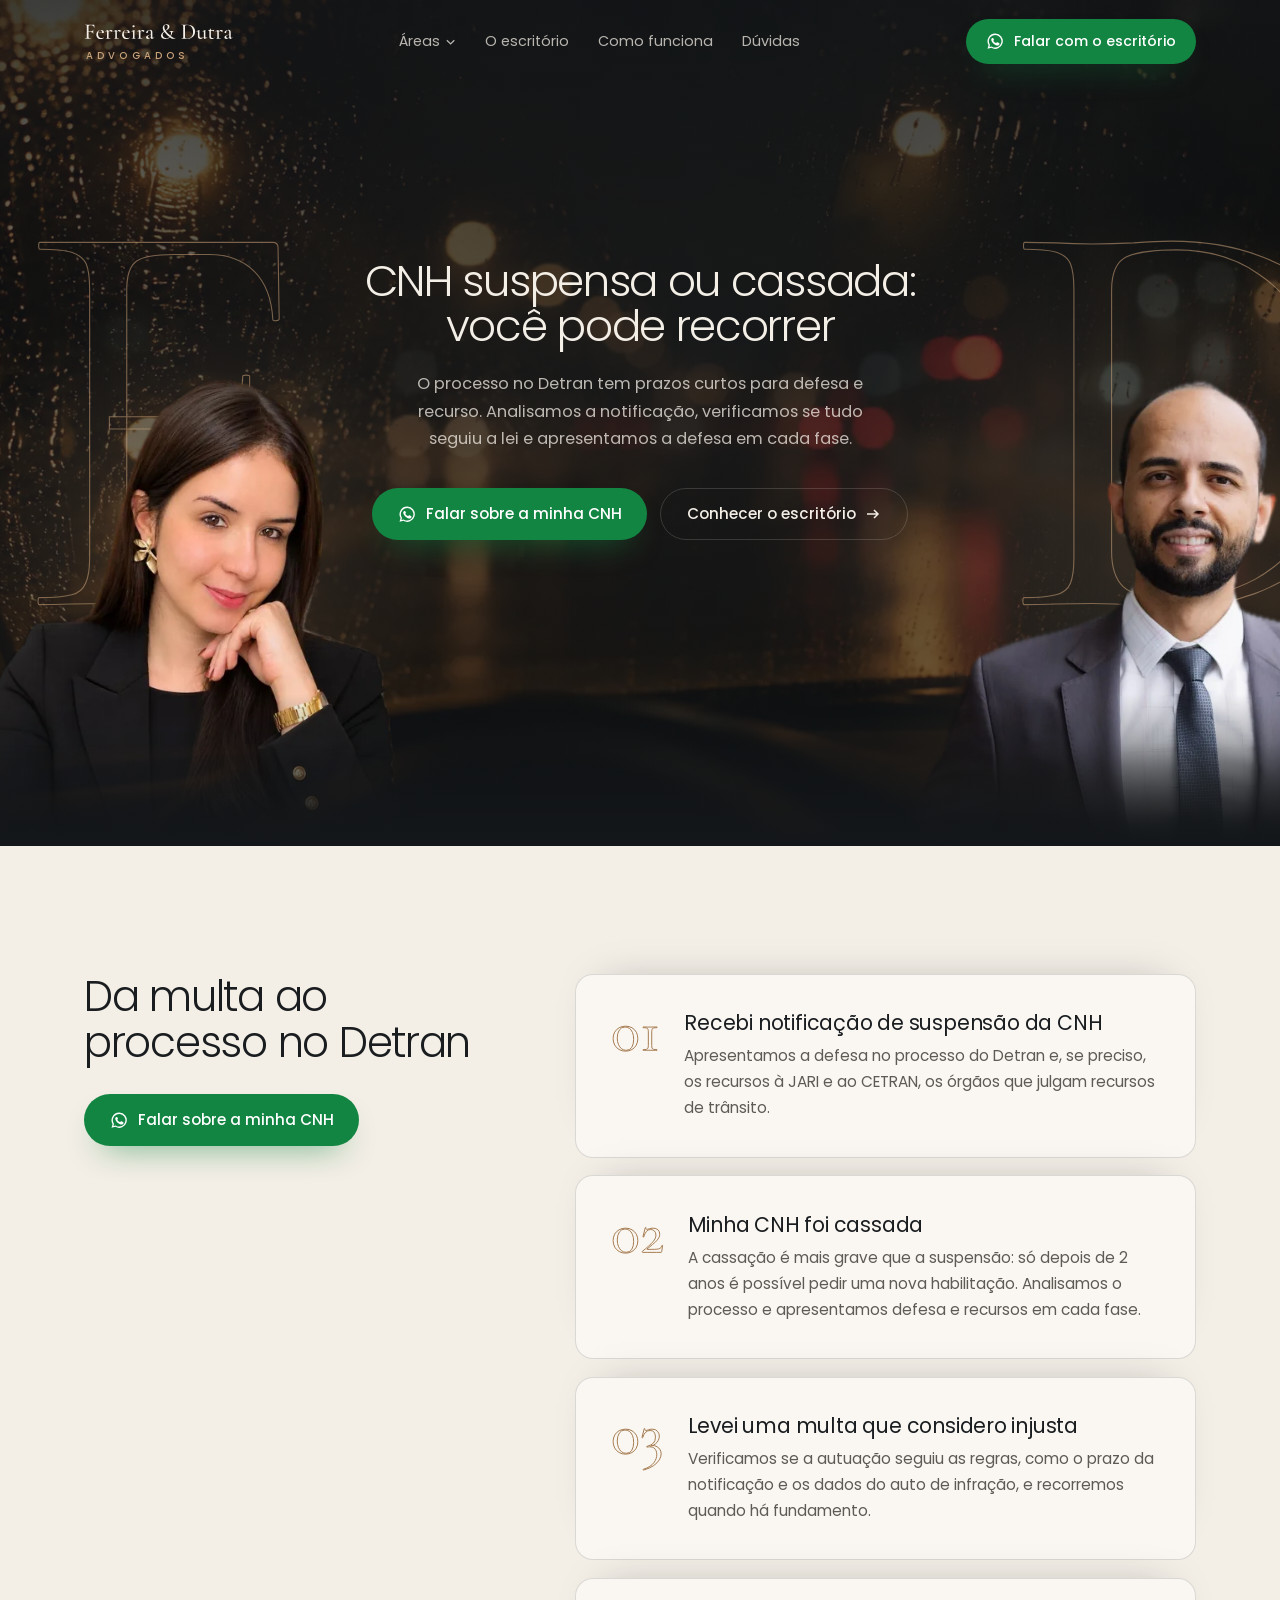
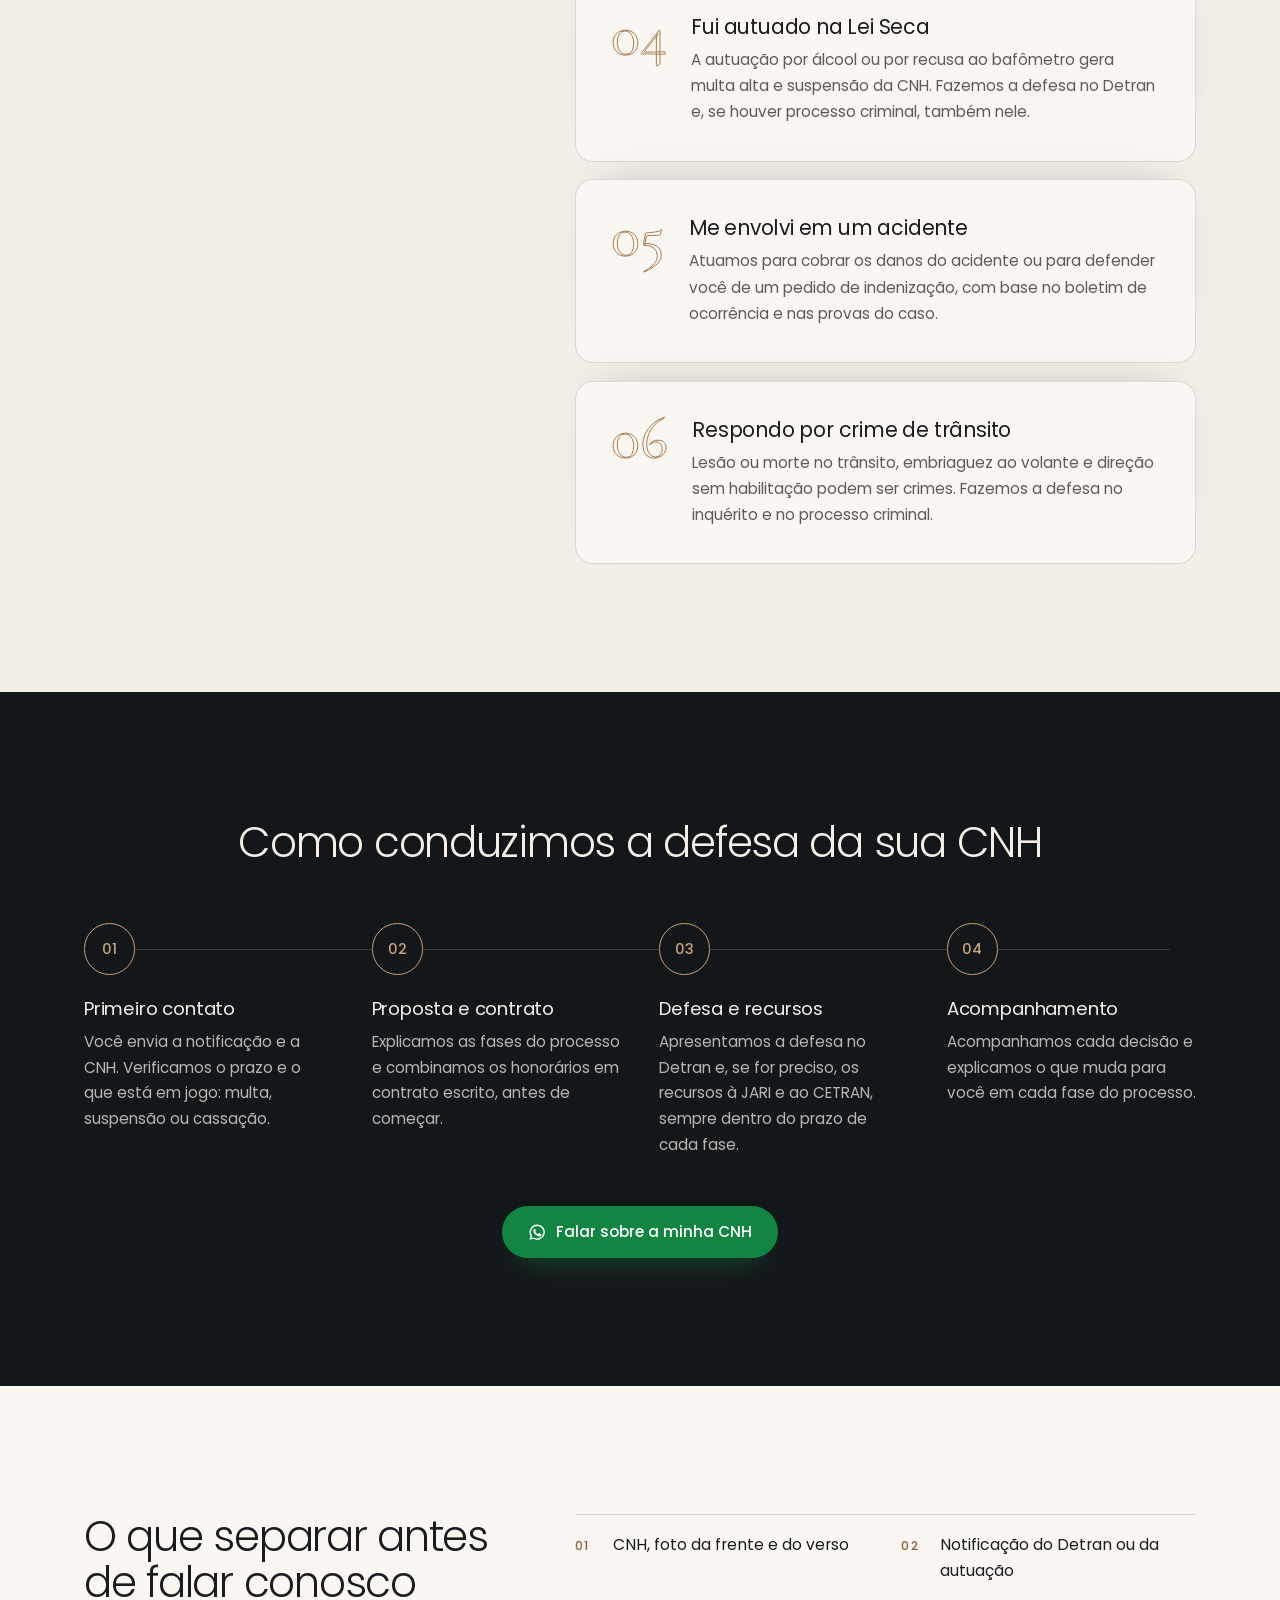
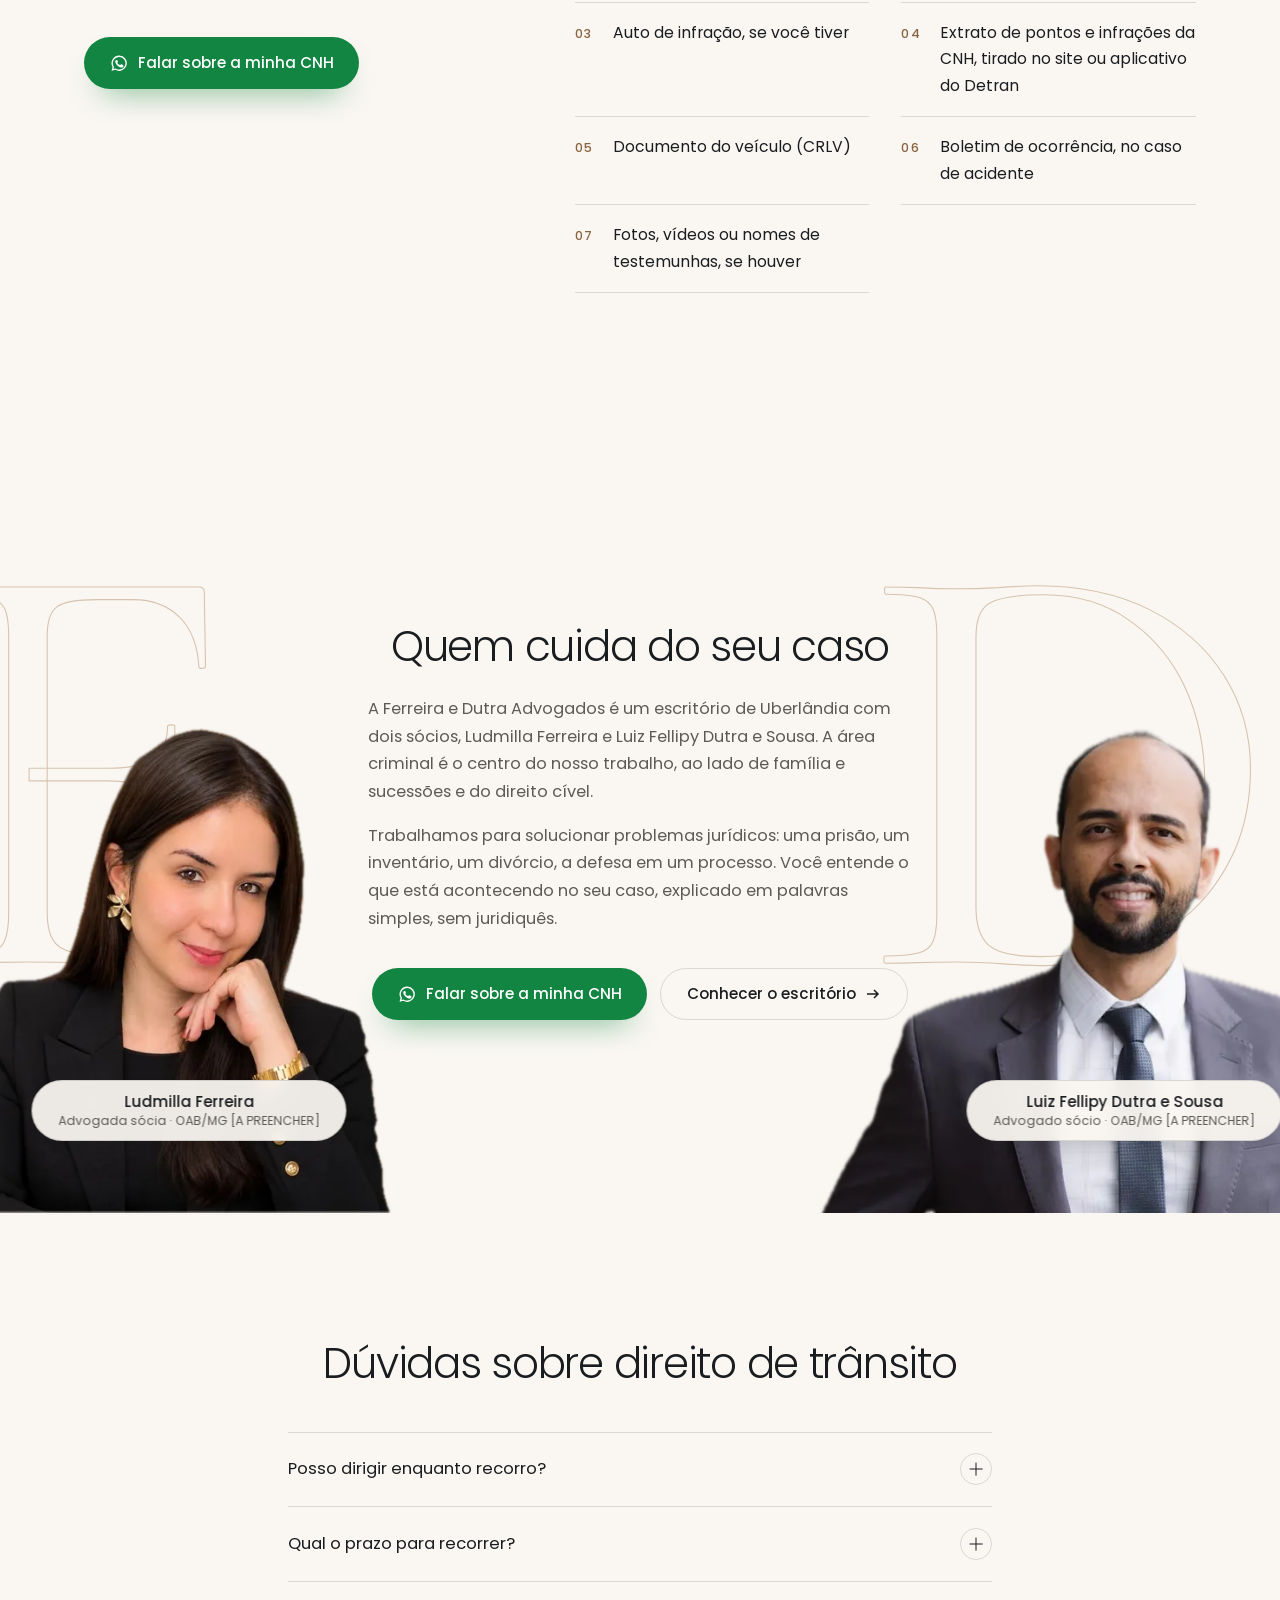
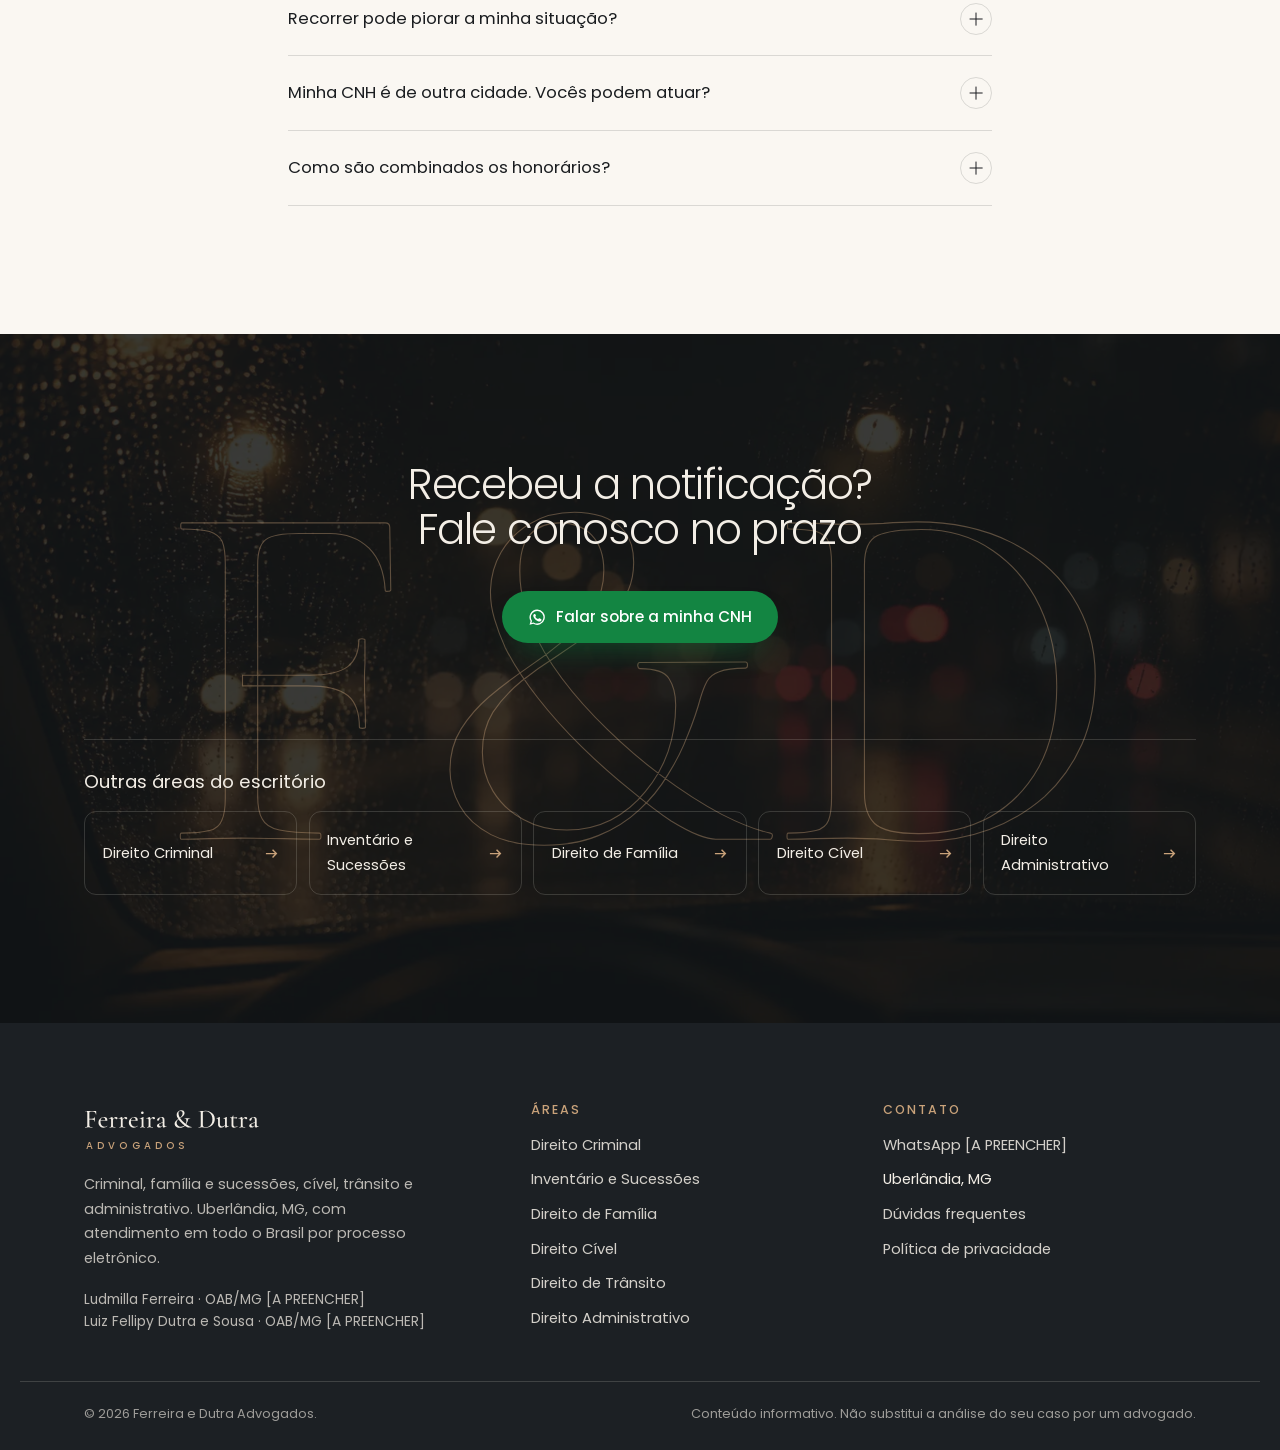
<file: transito.html>
<!doctype html>
<html lang="pt-BR">
<head>
<meta charset="utf-8">
<meta name="viewport" content="width=device-width,initial-scale=1,viewport-fit=cover">
<title>Advogado de trânsito e CNH em Uberlândia | Ferreira e Dutra</title>
<meta name="description" content="Defesa em suspensão e cassação de CNH, recursos de multa, processo no Detran, acidentes e crimes de trânsito em Uberlândia. Fale com o escritório.">
<meta name="robots" content="noindex,nofollow">
<link rel="canonical" href="https://ferreiradutra.vercel.app/transito">
<meta name="theme-color" content="#14171A">
<meta property="og:type" content="website"><meta property="og:locale" content="pt_BR"><meta property="og:site_name" content="Ferreira e Dutra Advogados">
<meta property="og:title" content="Advogado de trânsito e CNH em Uberlândia | Ferreira e Dutra"><meta property="og:description" content="Defesa em suspensão e cassação de CNH, recursos de multa, processo no Detran, acidentes e crimes de trânsito em Uberlândia. Fale com o escritório."><meta property="og:url" content="https://ferreiradutra.vercel.app/transito">
<meta property="og:image" content="https://ferreiradutra.vercel.app/assets/img/og-v1.jpg"><meta name="twitter:card" content="summary_large_image">
<link rel="icon" href="/assets/img/favicon-v1.svg" type="image/svg+xml"><link rel="icon" href="/assets/img/favicon-v1.png" type="image/png" sizes="64x64"><link rel="apple-touch-icon" href="/assets/img/apple-touch-icon.png">
<link rel="preload" href="/assets/fonts/poppins-300.woff2" as="font" type="font/woff2" crossorigin>
<link rel="preload" href="/assets/fonts/poppins-500.woff2" as="font" type="font/woff2" crossorigin>
<link rel="preload" as="image" imagesrcset="/assets/img/fotos/luiz-recorte-560.webp 444w, /assets/img/fotos/luiz-recorte-900.webp 714w" imagesizes="(max-width:1060px) 82vw, 44vw" fetchpriority="high">
<script>document.documentElement.classList.add('js')</script>
<style>@font-face{font-family:"Poppins";src:url(/assets/fonts/poppins-300.woff2) format("woff2");font-weight:300;font-display:swap}@font-face{font-family:"Poppins";src:url(/assets/fonts/poppins-400.woff2) format("woff2");font-weight:400;font-display:swap}@font-face{font-family:"Poppins";src:url(/assets/fonts/poppins-500.woff2) format("woff2");font-weight:500;font-display:swap}@font-face{font-family:"Sans Reserva";src:local("Arial");size-adjust:112.5%}:root{--grafite:#14171A;--grafite-2:#1C2024;--grafite-3:#272C31;--areia:#F3EEE6;--areia-2:#E9E1D4;--papel:#FAF7F2;--verde:#138542;--bronze:#8A6440;--bronze-2:#A67C52;--bronze-cl:#C9A27A;--tinta:#1A1D20;--muted:#5E5A54;--claro-2:rgba(243,238,230,.74);--linha:rgba(26,29,32,.14);--linha-c:rgba(243,238,230,.16);--r:18px;--maxw:1240px;--gutter:clamp(1.25rem,5vw,4rem);--sec:clamp(5rem,10vw,8.5rem);--t-hero:clamp(2.7rem,4.7vw,4.5rem);--t-h2:clamp(2rem,3.3vw,3.05rem);--ease:cubic-bezier(.22,.8,.2,1)}*,*::before,*::after{box-sizing:border-box}html{-webkit-text-size-adjust:100%;scroll-behavior:smooth;scroll-padding-top:5.5rem}body{margin:0;font:400 1.02rem/1.7 "Poppins","Sans Reserva",system-ui,sans-serif;color:var(--tinta);background:var(--papel);-webkit-font-smoothing:antialiased;overflow-x:clip}img,svg{display:block;max-width:100%}a{color:inherit;text-decoration:none}button{font:inherit;color:inherit;background:none;border:0;cursor:pointer;padding:0}h1,h2,h3,p,ul,ol,dl,dd,figure{margin:0}h1,h2{font-weight:300;line-height:1.08;letter-spacing:-.03em;text-wrap:balance}h3{font-weight:400;line-height:1.3;letter-spacing:-.01em}.wrap{width:100%;max-width:var(--maxw);margin-inline:auto;padding-inline:var(--gutter)}.sec{padding-block:var(--sec)}.escuro{background:var(--grafite);color:var(--areia)}.areia{background:var(--areia)}:focus-visible{outline:2px solid var(--bronze-2);outline-offset:3px;border-radius:6px}::selection{background:var(--bronze-cl);color:var(--grafite)}.so-leitor{position:absolute;width:1px;height:1px;overflow:hidden;clip:rect(0 0 0 0);white-space:nowrap}.ctas{display:flex;flex-wrap:wrap;gap:.8rem;align-items:center}.btn{position:relative;display:inline-flex;align-items:center;justify-content:center;gap:.6rem;min-height:3.25rem;padding:.85rem 1.6rem;border-radius:999px;font-weight:500;font-size:.95rem;line-height:1.2;white-space:nowrap;overflow:hidden;isolation:isolate;transition:transform .35s var(--ease),background-color .3s,color .3s,border-color .3s}.btn svg{width:1.15rem;height:1.15rem;flex:none}.btn--pri{background:var(--verde);color:#fff;box-shadow:0 16px 32px -18px rgba(19,133,66,.85)}.btn--pri::after{content:"";position:absolute;inset:0;z-index:-1;background:linear-gradient(110deg,transparent 30%,rgba(255,255,255,.28) 50%,transparent 70%);transform:translateX(-120%);transition:transform .9s var(--ease)}.btn--pri:hover{transform:translateY(-2px);background:#0F6F37}.btn--pri:hover::after{transform:translateX(120%)}.btn--linha{border:1px solid var(--linha);color:var(--tinta)}.btn--linha:hover{border-color:var(--tinta)}.escuro .btn--linha,.capa .btn--linha{border-color:var(--linha-c);color:var(--areia)}.escuro .btn--linha:hover,.capa .btn--linha:hover{border-color:var(--areia)}.btn--linha svg{width:1rem;height:1rem;transition:transform .35s var(--ease)}.btn--linha:hover svg{transform:translateX(3px)}.top{position:fixed;inset:0 0 auto;z-index:40;color:var(--areia);transition:background-color .4s,box-shadow .4s,backdrop-filter .4s}.top.solid{background:rgba(20,23,26,.86);backdrop-filter:blur(14px);-webkit-backdrop-filter:blur(14px);box-shadow:0 1px 0 var(--linha-c)}.top__in{display:flex;align-items:center;gap:2rem;height:5.2rem}.marca{display:flex;flex-direction:column;align-items:flex-start;gap:.15rem;flex:none}.marca__nome{height:1.7rem;width:auto;fill:currentColor}.marca span{font-size:.62rem;font-weight:500;letter-spacing:.42em;text-transform:uppercase;color:var(--bronze-cl);padding-left:.12rem}.nav{display:flex;align-items:center;gap:1.8rem;margin-inline:auto;font-size:.9rem;color:var(--claro-2)}.nav>a,.nav__bt{transition:color .3s}.nav>a:hover,.nav__bt:hover{color:var(--areia)}.nav__areas{position:relative}.nav__bt{display:inline-flex;align-items:center;gap:.35rem;color:var(--claro-2)}.nav__bt svg{width:.7rem;height:.7rem;transition:transform .3s}.nav__menu{position:absolute;left:50%;top:calc(100% + .9rem);width:17rem;padding:.6rem;border-radius:14px;background:var(--grafite-2);box-shadow:0 30px 60px -20px rgba(0,0,0,.6),0 0 0 1px var(--linha-c);opacity:0;visibility:hidden;transform:translate(-50%,-6px);transition:opacity .25s,transform .25s var(--ease),visibility .25s}.nav__menu::before{content:"";position:absolute;inset:-1rem 0 auto;height:1rem}.nav__areas:hover .nav__menu,.nav__areas:focus-within .nav__menu,.nav__areas.aberto .nav__menu{opacity:1;visibility:visible;transform:translate(-50%,0)}.nav__areas:hover .nav__bt svg,.nav__areas.aberto .nav__bt svg{transform:rotate(180deg)}.nav__menu a{display:flex;justify-content:space-between;align-items:center;padding:.65rem .8rem;border-radius:9px;color:var(--areia);transition:background-color .2s}.nav__menu a:hover,.nav__menu a[aria-current]{background:var(--grafite-3)}.nav__menu a i{font-style:normal;font-size:.75rem;color:var(--bronze-cl)}.top .btn{min-height:2.8rem;padding:.65rem 1.25rem;font-size:.88rem}.menu-bt{display:none;width:2.9rem;height:2.9rem;border-radius:50%;border:1px solid var(--linha-c);place-items:center;margin-left:auto}.menu-bt i{display:block;width:1.1rem;height:1px;background:currentColor;box-shadow:0 -5px 0 currentColor,0 5px 0 currentColor;transition:box-shadow .3s,transform .3s}.menu{position:fixed;inset:0;z-index:39;background:var(--grafite);color:var(--areia);padding:6.5rem var(--gutter) 2rem;display:flex;flex-direction:column;gap:2rem;overflow-y:auto;opacity:0;visibility:hidden;transition:opacity .35s,visibility .35s}.menu.aberto{opacity:1;visibility:visible}.menu nav{display:flex;flex-direction:column}.menu nav a{display:flex;justify-content:space-between;align-items:baseline;padding:.95rem 0;border-bottom:1px solid var(--linha-c);font-size:1.35rem;font-weight:300}.menu nav a i{font-style:normal;font-size:.8rem;color:var(--bronze-cl)}.menu__extra{display:flex;flex-direction:column;gap:.4rem;font-size:.95rem;color:var(--claro-2)}.menu-aberto .menu-bt i{box-shadow:none;transform:rotate(45deg)}.menu-aberto .menu-bt i::after{content:"";display:block;width:100%;height:1px;background:currentColor;transform:rotate(90deg)}.capa{position:relative;min-height:100svh;display:flex;align-items:center;overflow:hidden;isolation:isolate;text-align:center;background:radial-gradient(70% 60% at 50% 38%,#2B3035 0%,var(--grafite) 70%);color:var(--areia)}.capa::after{content:"";position:absolute;inset:auto 0 0;height:18%;z-index:1;background:linear-gradient(0deg,var(--grafite) 0%,rgba(20,23,26,0));pointer-events:none}.capa__fundo{position:absolute;inset:0;z-index:-1}.capa__fundo img{width:100%;height:100%;object-fit:cover;opacity:.62}.capa__fundo::after{content:"";position:absolute;inset:0;background:radial-gradient(52% 58% at 50% 42%,rgba(20,23,26,.72) 0%,rgba(20,23,26,.38) 100%),linear-gradient(180deg,rgba(20,23,26,.55) 0%,rgba(20,23,26,0) 30%)}.capa__palco{position:absolute;inset:0;z-index:0}.lado{position:absolute;bottom:0;height:min(52svh,32rem);display:flex;align-items:flex-end}.lado--l{right:calc(50% + 14.5rem)}.lado--r{left:calc(50% + 14.5rem)}.lado__foto{position:relative;z-index:2;height:100%;width:auto;max-width:none;-webkit-mask-image:linear-gradient(0deg,transparent 0,#000 22%);mask-image:linear-gradient(0deg,transparent 0,#000 22%)}.lado__luz{position:absolute;z-index:1;left:50%;top:38%;width:115%;aspect-ratio:1;transform:translate(-50%,-50%);border-radius:50%;background:radial-gradient(closest-side,rgba(201,162,122,.17),rgba(201,162,122,0))}.letra{position:absolute;z-index:0;height:150%;width:auto;top:-66%;overflow:visible}.lado--l .letra{left:50%;transform:translateX(-58%)}.lado--r .letra{left:50%;transform:translateX(-42%)}.letra path{fill:none;stroke:var(--bronze-cl);stroke-width:1.1px;vector-effect:non-scaling-stroke;opacity:.55;stroke-dasharray:1;stroke-dashoffset:1;animation:traco 3.4s var(--ease) .2s forwards}.lado--r .letra path{animation-delay:.5s}@keyframes traco{to{stroke-dashoffset:0}}.capa__txt{position:relative;z-index:3;max-width:calc(40rem + 2 * var(--gutter));margin-inline:auto;padding-block:6.5rem 12rem}.capa__marca{display:flex;flex-direction:column;align-items:center;gap:.7rem;margin-bottom:3.6rem}.capa__nome{height:clamp(2.3rem,3.6vw,3.3rem);width:auto;fill:var(--areia)}.capa__marca span{text-transform:uppercase;font-size:.72rem;font-weight:500;letter-spacing:.55em;padding-left:.55em;color:var(--bronze-cl)}.capa h1{font-size:clamp(2.6rem,4.3vw,4.3rem);line-height:1.05}.capa__txt>p{margin:1.3rem auto 0;font-size:clamp(1.02rem,1.2vw,1.14rem);color:var(--claro-2);max-width:30rem}.capa .ctas{margin-top:2.2rem;justify-content:center}.capa--area{min-height:94svh}.capa--area .capa__txt{max-width:calc(42rem + 2 * var(--gutter));padding-top:9rem}.capa--area h1{font-size:clamp(2.2rem,3.4vw,3.1rem)}.home .top:not(.solid) .marca{opacity:0;pointer-events:none}.top .marca{transition:opacity .4s}.seletor{background:var(--grafite);color:var(--areia);padding-block:0 clamp(3.5rem,7vw,5rem)}.seletor__in{display:grid;grid-template-columns:minmax(0,.7fr) minmax(0,2fr);gap:2rem;align-items:center;padding-top:2.2rem;border-top:1px solid var(--linha-c)}.seletor__h{font-size:clamp(1.3rem,2vw,1.7rem);font-weight:300;letter-spacing:-.02em;line-height:1.2}.seletor__grade{display:grid;grid-template-columns:repeat(3,1fr);gap:.6rem}.seletor a{display:flex;align-items:center;justify-content:space-between;gap:.8rem;padding:.9rem 1rem .9rem 1.1rem;border-radius:12px;border:1px solid var(--linha-c);font-size:.9rem;line-height:1.35;text-align:left;background:rgba(255,255,255,.02);transition:border-color .3s,background-color .3s}.seletor a svg{width:.95rem;height:.95rem;flex:none;color:var(--bronze-cl);transition:transform .35s var(--ease)}.seletor a:hover{border-color:var(--bronze-cl);background:rgba(201,162,122,.08)}.seletor a:hover svg{transform:translateX(3px)}.com-fundo,.final{position:relative;isolation:isolate;overflow:hidden}.sec__fundo{position:absolute;inset:0;z-index:-2}.sec__fundo img{width:100%;height:100%;object-fit:cover}.sec__fundo::after{content:"";position:absolute;inset:0;background:rgba(20,23,26,.8)}.manifesto-sec{clip-path:inset(0)}.sec__fundo--fixo{position:fixed}.manifesto-sec .sec__fundo::after{background:linear-gradient(180deg,rgba(20,23,26,.86) 0%,rgba(20,23,26,.7) 45%,rgba(20,23,26,.9) 100%)}.alcance-sec .sec__fundo::after{background:linear-gradient(90deg,rgba(20,23,26,.94) 0%,rgba(20,23,26,.7) 55%,rgba(20,23,26,.82) 100%)}.final .sec__fundo::after{background:rgba(20,23,26,.84)}.letreiro{position:absolute;overflow:visible;pointer-events:none}.letreiro path{fill:none;stroke:var(--bronze-cl);stroke-width:1.1px;vector-effect:non-scaling-stroke;opacity:.4;stroke-dasharray:1;stroke-dashoffset:1}.indice-cab{display:flex;justify-content:space-between;align-items:end;gap:2rem;margin-bottom:clamp(2.4rem,5vw,3.6rem)}.indice-cab h2{font-size:var(--t-h2);max-width:34rem}.indice{margin:0;padding:0;list-style:none;border-top:1px solid var(--linha)}.indice a{position:relative;display:grid;grid-template-columns:3.6rem minmax(0,1fr) minmax(0,1.15fr) 3.4rem;align-items:center;gap:1.5rem;padding:1.7rem .4rem;border-bottom:1px solid var(--linha);isolation:isolate}.indice a::before{content:"";position:absolute;inset:0;z-index:-1;background:var(--grafite);transform:scaleY(0);transform-origin:bottom;transition:transform .55s var(--ease)}.indice__n{font-size:.82rem;font-weight:500;letter-spacing:.12em;color:var(--bronze);transition:color .4s}.indice__nome{font-size:clamp(1.6rem,2.7vw,2.4rem);font-weight:300;letter-spacing:-.02em;line-height:1.1;transition:color .4s,transform .55s var(--ease)}.indice__txt{color:var(--muted);font-size:.96rem;transition:color .4s}.indice__seta{width:3.2rem;height:3.2rem;border-radius:50%;border:1px solid var(--linha);display:grid;place-items:center;transition:border-color .4s,background-color .4s,color .4s,transform .55s var(--ease)}.indice__seta svg{width:1.1rem;height:1.1rem}.indice a:hover::before,.indice a:focus-visible::before{transform:scaleY(1);transform-origin:top}.indice a:hover .indice__nome{color:var(--areia);transform:translateX(.6rem)}.indice a:hover .indice__txt{color:var(--claro-2)}.indice a:hover .indice__n{color:var(--bronze-cl)}.indice a:hover .indice__seta{border-color:var(--bronze-cl);background:var(--bronze-cl);color:var(--grafite);transform:rotate(-45deg)}.manifesto{font-size:clamp(1.6rem,3.1vw,2.75rem);font-weight:300;line-height:1.3;letter-spacing:-.02em;max-width:58rem}.manifesto span{opacity:.38;transition:opacity .45s}.manifesto span.on{opacity:1}.manifesto-sec .ctas{margin-top:2.4rem}.difs{display:grid;grid-template-columns:repeat(5,1fr);gap:clamp(1rem,2.4vw,2rem);margin:clamp(4rem,8vw,6rem) 0 0;padding:0;list-style:none}.dif{padding-top:1.4rem;border-top:1px solid var(--linha-c)}.dif svg{height:3.2rem;width:auto;margin-bottom:1.3rem;overflow:visible}.dif svg path{fill:none;stroke:var(--bronze-cl);stroke-width:1px;vector-effect:non-scaling-stroke;stroke-dasharray:1;stroke-dashoffset:1}.dif.in svg path{animation:traco 2.2s var(--ease) forwards}.dif h3{font-size:1.08rem;color:var(--areia)}.dif p{margin-top:.5rem;font-size:.92rem;color:var(--claro-2)}.equipe{position:relative;overflow:hidden;isolation:isolate;min-height:min(88svh,50rem);display:flex;align-items:center;background:var(--papel);padding-block:clamp(4.5rem,9svh,6rem) clamp(3.5rem,8svh,5.5rem)}.equipe__txt{position:relative;z-index:2;text-align:center;max-width:calc(36rem + 2 * var(--gutter))}.equipe h2{font-size:var(--t-h2);white-space:nowrap}.equipe__p{text-align:left;max-width:34rem;margin:1.6rem auto 0;color:var(--muted)}.equipe__p p+p{margin-top:1rem}.equipe .ctas{justify-content:center;margin-top:2.2rem}.equipe__palco{position:absolute;inset:0;z-index:1;pointer-events:none}.eq{position:absolute;bottom:0;margin:0;height:min(54svh,31rem);display:flex;align-items:flex-end}.eq--l{right:calc(50% + 15.5rem)}.eq--r{left:calc(50% + 10rem)}.eq--r .letra{left:4rem}.eq__foto{position:relative;z-index:1;height:100%;width:auto;max-width:none}.eq .letra path{stroke:var(--bronze-2);opacity:.42;animation:none}.equipe.in .eq .letra path{animation:traco 3.2s var(--ease) .2s forwards}.eq__nome{position:absolute;z-index:2;left:50%;bottom:clamp(3.2rem,8svh,4.6rem);transform:translateX(-50%);display:flex;flex-direction:column;align-items:center;padding:.7rem 1.6rem;border-radius:999px;background:rgba(250,247,242,.94);border:1px solid var(--linha);box-shadow:0 18px 36px -20px rgba(26,29,32,.45);-webkit-backdrop-filter:blur(8px);backdrop-filter:blur(8px);text-align:center;white-space:nowrap;line-height:1.35}.eq__nome b{font-weight:500;font-size:.95rem;color:var(--tinta)}.eq__nome span{font-size:.76rem;color:var(--muted)}.eq--l .eq__nome{left:56%}.eq--r .eq__nome{left:52%}.cab-centro{font-size:var(--t-h2);text-align:center;margin:0 auto clamp(2.4rem,5vw,3.6rem)}.fim-centro{justify-content:center;margin-top:clamp(2.2rem,4vw,3rem)}@media (min-width:861px){.cab-centro{white-space:nowrap}}.areas-sec{padding-block:clamp(3.5rem,8svh,5.5rem)}.areas-sec .cab-centro{margin-bottom:clamp(1.6rem,3.5svh,2.4rem)}.areas-sec .indice a{padding:clamp(.7rem,1.6svh,1.05rem) .4rem}.areas-sec .indice__nome{font-size:clamp(1.4rem,2.2vw,1.95rem)}.areas-sec .indice__txt{font-size:.9rem;line-height:1.55}.areas-sec .indice__seta{width:2.7rem;height:2.7rem}.areas-sec .fim-centro{margin-top:clamp(1.6rem,3.5svh,2.4rem)}.passos-cab{display:flex;justify-content:space-between;align-items:end;gap:2rem;margin-bottom:clamp(2.8rem,6vw,4rem)}.passos-cab h2{font-size:var(--t-h2);max-width:32rem}.passos{position:relative;display:grid;grid-template-columns:repeat(4,1fr);gap:clamp(1.2rem,3vw,2.4rem);margin:0;padding:0;list-style:none}.passos::before,.passos__linha{content:"";position:absolute;left:1.6rem;right:1.6rem;top:1.6rem;height:1px;background:var(--linha)}.passos__linha{background:var(--bronze-2);transform:scaleX(var(--p,0));transform-origin:left;transition:transform .15s linear}.escuro .passos::before{background:var(--linha-c)}.escuro .passos__linha{background:var(--bronze-cl)}.passo b{position:relative;display:grid;place-items:center;width:3.2rem;height:3.2rem;border-radius:50%;background:var(--papel);border:1px solid var(--bronze-2);color:var(--bronze);font-weight:500;font-size:.9rem;margin-bottom:1.4rem}.areia .passo b{background:var(--areia)}.escuro .passo b{background:var(--grafite);border-color:var(--bronze-cl);color:var(--bronze-cl)}.passo h3{font-size:1.14rem}.passo p{margin-top:.5rem;color:var(--muted);font-size:.95rem}.escuro .passo p{color:var(--claro-2)}.alcance{display:grid;grid-template-columns:minmax(0,1fr) minmax(0,1fr);gap:clamp(2rem,6vw,5rem);align-items:center}.alcance h2{font-size:var(--t-h2)}.alcance p{margin-top:1.2rem;color:var(--claro-2)}.alcance .ctas{margin-top:2.2rem}.mapa{width:100%;max-width:34rem;margin-inline:auto;overflow:visible}.mapa__pais{fill:rgba(201,162,122,.05);stroke:var(--bronze-cl);stroke-width:1.2;stroke-linejoin:round;stroke-dasharray:1;stroke-dashoffset:1}.mapa__arco{fill:none;stroke:var(--bronze-cl);stroke-width:1;opacity:.55;stroke-dasharray:1;stroke-dashoffset:1}.mapa__cap{fill:var(--bronze-cl);opacity:0}.mapa__udi{fill:var(--areia)}.mapa__onda{fill:none;stroke:var(--areia);stroke-width:1;transform-box:fill-box;transform-origin:center;opacity:0}.mapa__nome{font:500 15px "Poppins","Sans Reserva",sans-serif;fill:var(--areia)}.mapa.ver .mapa__pais{animation:traco 2.6s var(--ease) forwards}.mapa.ver .mapa__arco{animation:traco 1.4s var(--ease) var(--d) forwards}.mapa.ver .mapa__cap{animation:aparece .5s var(--ease) var(--d) forwards}.mapa.ver .mapa__onda{animation:onda 2.8s ease-out 1s infinite}.mapa.ver .mapa__onda--2{animation-delay:2.4s}@keyframes aparece{to{opacity:.9}}@keyframes onda{0%{opacity:.7;transform:scale(1)}100%{opacity:0;transform:scale(4.2)}}.sit{display:grid;grid-template-columns:minmax(0,.8fr) minmax(0,1.2fr);gap:clamp(2rem,6vw,5rem);align-items:start}.sit__cab{position:sticky;top:7.5rem;display:flex;flex-direction:column;align-items:flex-start;gap:1.8rem}.sit__cab h2{font-size:var(--t-h2)}.cartoes{display:flex;flex-direction:column;gap:1.1rem;margin:0;padding:0;list-style:none}.cartao{position:sticky;top:calc(7.5rem + var(--i) * .9rem);display:grid;grid-template-columns:auto 1fr;gap:.4rem 1.5rem;padding:clamp(1.5rem,3vw,2.2rem);border-radius:var(--r);background:var(--papel);border:1px solid var(--linha);box-shadow:0 -16px 40px -30px rgba(26,29,32,.35)}.cartao svg{grid-row:span 2;height:2.6rem;width:auto;overflow:visible}.cartao svg path{fill:none;stroke:var(--bronze-2);stroke-width:1px;vector-effect:non-scaling-stroke}.cartao h3{font-size:clamp(1.1rem,1.6vw,1.3rem);align-self:end}.cartao p{color:var(--muted);font-size:.96rem}.docs{display:grid;grid-template-columns:minmax(0,.8fr) minmax(0,1.2fr);gap:clamp(2rem,6vw,5rem);align-items:start}.docs h2{font-size:var(--t-h2)}.docs .ctas{margin-top:2rem}.docs__lista{display:grid;grid-template-columns:1fr 1fr;column-gap:2rem;margin:0;padding:0;list-style:none;border-top:1px solid var(--linha);counter-reset:d}.docs__lista li{display:grid;grid-template-columns:2.4rem 1fr;padding:1.05rem 0;border-bottom:1px solid var(--linha);counter-increment:d;font-size:.98rem}.docs__lista li::before{content:counter(d,decimal-leading-zero);font-size:.78rem;font-weight:500;letter-spacing:.1em;color:var(--bronze);padding-top:.2rem}.faq{max-width:52rem;margin-inline:auto}.faq .cab-centro{margin-bottom:clamp(1.8rem,4vw,2.8rem)}.faq__item{border-bottom:1px solid var(--linha)}.faq__item:first-child{border-top:1px solid var(--linha)}.faq__item summary{display:flex;justify-content:space-between;align-items:center;gap:1rem;padding:1.3rem 0;cursor:pointer;list-style:none;font-size:1.04rem}.faq__item summary::-webkit-details-marker{display:none}.faq__item summary i{position:relative;flex:none;width:2rem;height:2rem;border-radius:50%;border:1px solid var(--linha);transition:transform .4s var(--ease),background-color .3s,border-color .3s}.faq__item summary i::before,.faq__item summary i::after{content:"";position:absolute;left:50%;top:50%;width:.8rem;height:1px;background:currentColor;transform:translate(-50%,-50%)}.faq__item summary i::after{transform:translate(-50%,-50%) rotate(90deg)}.faq__item[open] summary i{transform:rotate(45deg);background:var(--bronze);border-color:var(--bronze);color:#fff}.faq__item p{padding:0 3rem 1.4rem 0;color:var(--muted)}.final{position:relative;overflow:hidden;isolation:isolate;text-align:center}.final .letreiro{left:50%;top:50%;width:min(92vw,60rem);height:auto;transform:translate(-50%,-50%);z-index:-1}.final.in .letreiro path{animation:traco 3.2s var(--ease) forwards}.final h2{font-size:var(--t-h2);max-width:44rem;margin-inline:auto}.final p{margin:1.2rem auto 0;max-width:38rem;color:var(--claro-2)}.final .ctas{justify-content:center;margin-top:2.4rem}.outras{margin-top:clamp(4rem,8vw,6rem);padding-top:2rem;border-top:1px solid var(--linha-c);text-align:left}.outras h2{font-size:1.15rem;font-weight:400;letter-spacing:0;margin:0 0 1.2rem;max-width:none}.outras__lista{display:grid;grid-template-columns:repeat(5,1fr);gap:.7rem}.outras__lista a{display:flex;justify-content:space-between;align-items:center;gap:.6rem;padding:1rem 1.1rem;border-radius:12px;border:1px solid var(--linha-c);font-size:.92rem;transition:border-color .3s,background-color .3s}.outras__lista a:hover{border-color:var(--bronze-cl);background:rgba(201,162,122,.08)}.outras__lista svg{width:.95rem;height:.95rem;color:var(--bronze-cl);flex:none}.rod{background:var(--grafite-2);color:var(--areia);padding-block:clamp(3.5rem,7vw,5rem) 1.6rem}.rod__in{display:grid;grid-template-columns:1.3fr 1fr 1fr;gap:2.5rem}.rod .marca__nome{height:2rem}.rod__marca p{margin-top:1.1rem;font-size:.9rem;color:var(--claro-2);max-width:22rem}.rod__marca ul{margin:1.2rem 0 0;padding:0;list-style:none;font-size:.86rem;color:var(--claro-2);line-height:1.6}.rod__col h2{font-size:.78rem;font-weight:500;letter-spacing:.16em;text-transform:uppercase;color:var(--bronze-cl);margin-bottom:1rem}.rod__col ul{margin:0;padding:0;list-style:none;display:flex;flex-direction:column;gap:.6rem;font-size:.92rem}.rod__col a{color:rgba(243,238,230,.85);transition:color .3s}.rod__col a:hover{color:var(--bronze-cl)}.rod__fim{margin-top:3rem;padding-top:1.3rem;border-top:1px solid var(--linha-c);font-size:.8rem;color:rgba(243,238,230,.6);display:flex;justify-content:space-between;gap:1rem;flex-wrap:wrap}.zap{position:fixed;right:1.1rem;bottom:1.1rem;z-index:50;display:grid;place-items:center;width:3.6rem;height:3.6rem;border-radius:50%;background:#1FAF5A;color:#fff;box-shadow:0 16px 34px -14px rgba(0,0,0,.45);transition:transform .35s var(--ease)}.zap svg{width:1.9rem;height:1.9rem}.zap:hover{transform:translateY(-2px)}.js .zap{opacity:0;transform:translateY(12px);pointer-events:none;transition:opacity .4s var(--ease),transform .4s var(--ease)}.js .zap.ver{opacity:1;transform:none;pointer-events:auto}.texto-pag{padding-top:9rem}.texto{max-width:46rem}.texto h1{font-size:var(--t-h2)}.texto h2{font-size:1.35rem;margin:2.2rem 0 .6rem;font-weight:400;letter-spacing:-.01em}.texto p{color:var(--muted)}.obrigado{min-height:100svh;display:grid;place-items:center;text-align:center;padding:2rem;background:var(--grafite);color:var(--areia)}.obrigado .marca__nome{height:2.2rem;margin:0 auto}.obrigado h1{margin-top:2rem;font-size:clamp(1.8rem,4vw,2.8rem)}.obrigado p{margin-top:.8rem;color:var(--claro-2)}.gira{width:2.6rem;height:2.6rem;margin:2rem auto;border-radius:50%;border:1.5px solid var(--linha-c);border-top-color:var(--bronze-cl);animation:gira 1s linear infinite}@keyframes gira{to{transform:rotate(360deg)}}.obrigado .ctas{justify-content:center}.js .rv{opacity:0;transform:translate3d(0,26px,0);transition:opacity .9s var(--ease),transform 1.1s var(--ease)}.js .rv.in{opacity:1;transform:none}.js .rv[data-d="1"]{transition-delay:.08s}.js .rv[data-d="2"]{transition-delay:.16s}.js .rv[data-d="3"]{transition-delay:.24s}.js .rv[data-d="4"]{transition-delay:.32s}@media (max-width:1060px){.nav,.top .btn{display:none}.menu-bt{display:grid}.difs{grid-template-columns:repeat(3,1fr);row-gap:2.6rem}.capa{flex-direction:column;align-items:stretch;min-height:0}.capa__txt{order:-1;padding-block:7rem 0;max-width:calc(34rem + 2 * var(--gutter))}.capa__palco{position:relative;inset:auto;height:min(64vw,25rem);margin-top:3.5rem}.lado{height:100%}.lado--l{right:46%}.lado--r{left:46%;z-index:1}.letra{height:125%;top:-32%}.seletor__grade{grid-template-columns:1fr 1fr}.equipe{flex-direction:column;align-items:stretch;min-height:0;padding-bottom:0}.sec__fundo--fixo{position:absolute}.manifesto-sec{clip-path:none}.alcance-sec .sec__fundo::after{background:linear-gradient(180deg,rgba(20,23,26,.9) 0%,rgba(20,23,26,.72) 60%,rgba(20,23,26,.86) 100%)}.equipe__palco{position:relative;inset:auto;height:min(68vw,26rem);margin-top:3rem}.eq{height:100%}.eq--l{right:47%}.eq--r{left:45%}.eq--r .letra{left:0}.outras__lista{grid-template-columns:repeat(3,1fr)}}@media (max-width:860px){.alcance,.sit,.docs{grid-template-columns:1fr}.sit__cab{position:relative;top:0}.indice a{grid-template-columns:2.6rem minmax(0,1fr) 3rem;row-gap:.3rem}.indice__txt{grid-column:2;grid-row:2}.indice__seta{grid-row:1 / span 2;grid-column:3}.passos{grid-template-columns:1fr 1fr;row-gap:2.6rem}.passos::before,.passos__linha{display:none}.rod__in{grid-template-columns:1fr 1fr}.rod__marca{grid-column:1 / -1}}@media (max-width:760px){.top__in{height:4.6rem}.marca__nome{height:1.45rem}.seletor__in{grid-template-columns:1fr;text-align:center}.seletor__grade{grid-template-columns:1fr}.ctas{justify-content:center}.indice-cab,.passos-cab{flex-direction:column;align-items:center;text-align:center}.alcance__txt,.sit__cab,.docs__cab,.manifesto-sec .wrap{text-align:center;align-items:center}.equipe h2{white-space:normal}.equipe__p{text-align:center}.eq__nome{bottom:.9rem;padding:.5rem 1rem;white-space:normal;width:max-content;max-width:44vw}.eq__nome b{font-size:.76rem;line-height:1.25}.eq__nome span{display:none}.eq--r .eq__nome{left:30%}.manifesto{margin-inline:auto}.difs{grid-template-columns:1fr 1fr;text-align:center}.dif svg{margin-inline:auto}.dif:last-child{grid-column:1 / -1}.passos{grid-template-columns:1fr;text-align:center}.passo b{margin-inline:auto}.indice a{padding:1.3rem .2rem;gap:1rem}.indice__nome{font-size:1.5rem}.indice__seta{width:2.6rem;height:2.6rem}.cartao{grid-template-columns:1fr;text-align:center;top:calc(5.8rem + var(--i) * .7rem)}.cartao svg{grid-row:auto;margin:0 auto .6rem}.docs__lista{grid-template-columns:1fr;text-align:left}.faq__item p{padding-right:0}.outras__lista{grid-template-columns:1fr 1fr}.rod__in{grid-template-columns:1fr;text-align:center}.rod .marca{align-items:center}.rod__marca p,.rod__marca ul{margin-inline:auto}.rod__fim{justify-content:center;text-align:center}.btn{padding-inline:1.3rem}}@media (max-width:359px){.btn{white-space:normal}}@media (prefers-reduced-motion:reduce){*,*::before,*::after{animation-duration:.01ms!important;animation-iteration-count:1!important;transition-duration:.01ms!important}.js .rv{opacity:1;transform:none}.manifesto span{opacity:1}}@media (max-width:600px){.ctas{display:grid;grid-template-columns:minmax(0,max-content);width:fit-content;max-width:100%;margin-inline:auto}.ctas>*{width:100%;justify-content:center;text-align:center}}</style>
<script type="application/ld+json">{"@context":"https://schema.org","@graph":[{"@type":"LegalService","@id":"https://ferreiradutra.vercel.app/#escritorio","name":"Ferreira e Dutra Advogados","url":"https://ferreiradutra.vercel.app/","image":"https://ferreiradutra.vercel.app/assets/img/og-v1.jpg","areaServed":"BR","address":{"@type":"PostalAddress","addressLocality":"Uberlândia","addressRegion":"MG","addressCountry":"BR"},"knowsAbout":["Direito Criminal","Inventário e Sucessões","Direito de Família","Direito Cível","Direito de Trânsito","Direito Administrativo"],"employee":[{"@type":"Person","name":"Ludmilla Ferreira","jobTitle":"Advogada sócia"},{"@type":"Person","name":"Luiz Fellipy Dutra e Sousa","jobTitle":"Advogado sócio"}]},{"@type":"Service","name":"Direito de Trânsito","serviceType":"Direito de Trânsito","provider":{"@id":"https://ferreiradutra.vercel.app/#escritorio"},"areaServed":"BR","url":"https://ferreiradutra.vercel.app/transito","description":"Defesa em suspensão e cassação de CNH, recursos de multa, processo no Detran, acidentes e crimes de trânsito em Uberlândia. Fale com o escritório."},{"@type":"BreadcrumbList","itemListElement":[{"@type":"ListItem","position":1,"name":"Início","item":"https://ferreiradutra.vercel.app/"},{"@type":"ListItem","position":2,"name":"Direito de Trânsito","item":"https://ferreiradutra.vercel.app/transito"}]},{"@type":"FAQPage","mainEntity":[{"@type":"Question","name":"Posso dirigir enquanto recorro?","acceptedAnswer":{"@type":"Answer","text":"Em regra, sim. A suspensão só passa a valer depois que o processo no Detran termina, com os recursos julgados. Ainda assim, cada caso precisa ser conferido na notificação."}},{"@type":"Question","name":"Qual o prazo para recorrer?","acceptedAnswer":{"@type":"Answer","text":"O prazo vem escrito na própria notificação e conta a partir do recebimento. Por isso, procure o escritório assim que ela chegar."}},{"@type":"Question","name":"Recorrer pode piorar a minha situação?","acceptedAnswer":{"@type":"Answer","text":"Não. O recurso não aumenta a multa nem os pontos. Se ele for negado, vale a penalidade que já tinha sido aplicada."}},{"@type":"Question","name":"Minha CNH é de outra cidade. Vocês podem atuar?","acceptedAnswer":{"@type":"Answer","text":"Sim. Conversamos com você a distância e, quando o processo é eletrônico, atuamos em qualquer lugar do Brasil. Se algum ato exigir presença, avisamos antes de começar."}},{"@type":"Question","name":"Como são combinados os honorários?","acceptedAnswer":{"@type":"Answer","text":"Depois de ver a notificação, apresentamos a proposta por escrito. O contrato diz quais fases estão incluídas: defesa no Detran, recurso à JARI e recurso ao CETRAN."}}]}]}</script>
</head>
<body class="area area--transito">
<svg width="0" height="0" style="position:absolute" aria-hidden="true"><defs><path id="fd-nome" d="M39 0Q37 0 37 -6Q37 -12 39 -12Q76 -12 94 -17Q111 -22 117 -37Q124 -52 124 -81V-544Q124 -573 118 -588Q112 -602 95 -608Q77 -613 43 -613Q40 -613 40 -619Q40 -625 43 -625H451Q461 -625 461 -616L463 -490Q463 -487 457 -487Q452 -486 451 -489Q444 -544 412 -573Q380 -601 328 -601H277Q233 -601 218 -589Q203 -577 203 -543V-85Q203 -55 211 -40Q219 -24 244 -18Q270 -12 320 -12Q322 -12 322 -6Q322 0 320 0Q287 0 248 -1Q210 -2 162 -2Q128 -2 96 -1Q64 0 39 0ZM401 -218Q401 -261 375 -281Q349 -302 292 -302H165V-325H295Q350 -325 375 -343Q400 -361 400 -397Q400 -399 406 -399Q412 -399 412 -397Q412 -366 411 -349Q411 -332 411 -313Q411 -290 412 -267Q413 -244 413 -218Q413 -216 407 -216Q401 -216 401 -218Z M737 12Q675 12 633 -15Q591 -43 569 -87Q548 -131 548 -181Q548 -241 576 -289Q605 -338 654 -366Q703 -395 763 -395Q821 -395 853 -366Q884 -337 884 -281Q884 -268 882 -260Q879 -253 872 -253H803Q807 -313 788 -344Q768 -375 729 -375Q680 -375 652 -333Q625 -291 625 -220Q625 -163 643 -120Q661 -76 696 -52Q731 -28 781 -28Q814 -28 835 -37Q857 -46 880 -59Q882 -61 885 -57Q889 -52 887 -49Q851 -16 814 -2Q777 12 737 12ZM602 -252 601 -267 825 -271V-253Z M1073 -271 1067 -282Q1105 -328 1130 -352Q1155 -376 1173 -386Q1191 -395 1207 -395Q1228 -395 1249 -382Q1270 -369 1270 -349Q1270 -334 1260 -324Q1250 -313 1233 -313Q1217 -313 1207 -322Q1198 -331 1188 -339Q1179 -348 1163 -348Q1155 -348 1145 -343Q1135 -338 1119 -321Q1102 -305 1073 -271ZM967 0Q964 0 964 -6Q964 -12 967 -12Q1003 -12 1015 -26Q1026 -39 1026 -81V-276Q1026 -308 1019 -323Q1011 -338 993 -338Q983 -338 970 -335Q957 -331 940 -324Q936 -322 934 -328Q932 -333 935 -335L1058 -394Q1062 -395 1064 -395Q1073 -395 1084 -373Q1095 -351 1095 -310V-81Q1095 -53 1102 -38Q1110 -23 1130 -17Q1151 -12 1190 -12Q1193 -12 1193 -6Q1193 0 1190 0Q1164 0 1131 -1Q1098 -2 1061 -2Q1034 -2 1010 -1Q985 0 967 0Z M1442 -271 1436 -282Q1474 -328 1499 -352Q1524 -376 1542 -386Q1560 -395 1576 -395Q1597 -395 1618 -382Q1639 -369 1639 -349Q1639 -334 1629 -324Q1619 -313 1602 -313Q1586 -313 1576 -322Q1567 -331 1557 -339Q1548 -348 1532 -348Q1524 -348 1514 -343Q1504 -338 1488 -321Q1471 -305 1442 -271ZM1336 0Q1333 0 1333 -6Q1333 -12 1336 -12Q1372 -12 1384 -26Q1395 -39 1395 -81V-276Q1395 -308 1388 -323Q1380 -338 1362 -338Q1352 -338 1339 -335Q1326 -331 1309 -324Q1305 -322 1303 -328Q1301 -333 1304 -335L1427 -394Q1431 -395 1433 -395Q1442 -395 1453 -373Q1464 -351 1464 -310V-81Q1464 -53 1471 -38Q1479 -23 1499 -17Q1520 -12 1559 -12Q1562 -12 1562 -6Q1562 0 1559 0Q1533 0 1500 -1Q1467 -2 1430 -2Q1403 -2 1379 -1Q1354 0 1336 0Z M1886 12Q1824 12 1782 -15Q1740 -43 1718 -87Q1697 -131 1697 -181Q1697 -241 1725 -289Q1754 -338 1803 -366Q1852 -395 1912 -395Q1970 -395 2002 -366Q2033 -337 2033 -281Q2033 -268 2031 -260Q2028 -253 2021 -253H1952Q1956 -313 1937 -344Q1917 -375 1878 -375Q1829 -375 1801 -333Q1774 -291 1774 -220Q1774 -163 1792 -120Q1810 -76 1845 -52Q1880 -28 1930 -28Q1963 -28 1984 -37Q2006 -46 2029 -59Q2031 -61 2034 -57Q2038 -52 2036 -49Q2000 -16 1963 -2Q1926 12 1886 12ZM1751 -252 1750 -267 1974 -271V-253Z M2122 0Q2119 0 2119 -6Q2119 -12 2122 -12Q2158 -12 2170 -26Q2182 -39 2182 -81V-265Q2182 -300 2175 -316Q2168 -332 2150 -332Q2142 -332 2132 -329Q2121 -326 2107 -319Q2103 -318 2101 -324Q2098 -329 2102 -331L2238 -394Q2241 -395 2242 -395Q2245 -395 2249 -392Q2252 -389 2252 -385Q2252 -376 2251 -346Q2250 -316 2250 -267V-81Q2250 -39 2262 -26Q2273 -12 2310 -12Q2313 -12 2313 -6Q2313 0 2310 0Q2292 0 2268 -1Q2243 -2 2216 -2Q2189 -2 2165 -1Q2141 0 2122 0ZM2210 -507Q2187 -507 2173 -519Q2160 -532 2160 -555Q2160 -577 2173 -589Q2187 -601 2210 -601Q2232 -601 2244 -589Q2257 -577 2257 -555Q2257 -507 2210 -507Z M2492 -271 2486 -282Q2524 -328 2549 -352Q2574 -376 2592 -386Q2610 -395 2626 -395Q2647 -395 2668 -382Q2689 -369 2689 -349Q2689 -334 2679 -324Q2669 -313 2652 -313Q2636 -313 2626 -322Q2617 -331 2607 -339Q2598 -348 2582 -348Q2574 -348 2564 -343Q2554 -338 2538 -321Q2521 -305 2492 -271ZM2386 0Q2383 0 2383 -6Q2383 -12 2386 -12Q2422 -12 2434 -26Q2445 -39 2445 -81V-276Q2445 -308 2438 -323Q2430 -338 2412 -338Q2402 -338 2389 -335Q2376 -331 2359 -324Q2355 -322 2353 -328Q2351 -333 2354 -335L2477 -394Q2481 -395 2483 -395Q2492 -395 2503 -373Q2514 -351 2514 -310V-81Q2514 -53 2521 -38Q2529 -23 2549 -17Q2570 -12 2609 -12Q2612 -12 2612 -6Q2612 0 2609 0Q2583 0 2550 -1Q2517 -2 2480 -2Q2453 -2 2429 -1Q2404 0 2386 0Z M3028 6Q3024 8 3019 8Q3004 8 2990 -14Q2977 -37 2977 -79V-262Q2977 -324 2962 -351Q2946 -377 2919 -377Q2894 -377 2879 -364Q2864 -350 2858 -332Q2851 -315 2848 -300Q2846 -281 2836 -268Q2827 -255 2805 -255Q2785 -255 2776 -265Q2767 -275 2767 -287Q2767 -308 2786 -327Q2806 -346 2836 -362Q2866 -378 2898 -387Q2931 -396 2957 -396Q2998 -396 3021 -370Q3045 -343 3045 -292V-108Q3045 -75 3054 -59Q3063 -43 3083 -43Q3100 -43 3127 -54Q3131 -56 3133 -50Q3136 -45 3131 -43ZM2844 7Q2804 7 2783 -13Q2763 -33 2763 -63Q2763 -87 2776 -104Q2789 -120 2813 -133Q2838 -146 2873 -159L2987 -201L2990 -188L2899 -151Q2884 -145 2871 -137Q2859 -129 2851 -118Q2843 -106 2843 -90Q2843 -66 2859 -51Q2875 -35 2898 -35Q2907 -35 2917 -38Q2927 -41 2941 -49L3000 -86L3002 -72L2929 -24Q2906 -7 2886 0Q2867 7 2844 7Z M3430 -135Q3430 -179 3452 -213Q3474 -246 3508 -275Q3542 -303 3581 -330Q3619 -357 3653 -387Q3687 -416 3709 -451Q3731 -485 3731 -529Q3731 -574 3708 -599Q3685 -623 3648 -623Q3613 -623 3595 -602Q3577 -580 3577 -535Q3577 -482 3600 -427Q3624 -373 3664 -319Q3704 -266 3755 -217Q3806 -168 3861 -126Q3927 -77 3982 -48Q4037 -20 4072 -12Q4076 -11 4076 -6Q4075 0 4072 0Q4047 0 4013 0Q3980 0 3946 0Q3934 0 3914 -8Q3894 -16 3862 -36Q3830 -57 3782 -96Q3735 -134 3688 -180Q3640 -225 3601 -275Q3561 -324 3537 -371Q3524 -399 3516 -425Q3508 -452 3508 -479Q3508 -526 3530 -563Q3551 -601 3590 -624Q3629 -646 3682 -646Q3713 -646 3741 -636Q3770 -627 3787 -605Q3805 -583 3805 -547Q3805 -505 3783 -473Q3762 -442 3727 -416Q3693 -389 3655 -365Q3617 -340 3583 -313Q3549 -286 3527 -253Q3506 -220 3506 -177Q3506 -136 3527 -101Q3549 -66 3588 -45Q3627 -24 3679 -24Q3724 -24 3761 -42Q3797 -60 3823 -91Q3849 -123 3862 -164Q3876 -206 3876 -253Q3876 -293 3862 -315Q3847 -337 3802 -337Q3799 -337 3799 -343Q3798 -349 3802 -349L4020 -350Q4023 -350 4023 -344Q4023 -338 4020 -338Q3987 -338 3970 -331Q3954 -325 3947 -311Q3939 -296 3933 -274Q3924 -241 3909 -203Q3895 -164 3872 -127Q3849 -89 3815 -57Q3781 -26 3734 -7Q3687 12 3624 12Q3557 12 3514 -9Q3471 -31 3451 -65Q3430 -99 3430 -135Z M4613 4Q4583 4 4539 1Q4495 -2 4458 -2Q4424 -2 4393 -1Q4361 0 4336 0Q4334 0 4334 -6Q4334 -12 4336 -12Q4371 -12 4389 -17Q4407 -22 4413 -37Q4419 -52 4419 -81V-544Q4419 -573 4413 -588Q4407 -602 4390 -608Q4372 -613 4338 -613Q4335 -613 4335 -619Q4335 -625 4338 -625Q4363 -625 4393 -624Q4424 -622 4458 -622Q4492 -622 4531 -624Q4571 -627 4599 -627Q4705 -627 4783 -587Q4862 -547 4906 -478Q4950 -409 4950 -323Q4950 -248 4923 -188Q4897 -127 4850 -84Q4803 -42 4742 -19Q4681 4 4613 4ZM4603 -14Q4678 -14 4735 -47Q4793 -80 4826 -144Q4859 -209 4859 -301Q4859 -388 4828 -457Q4797 -527 4741 -569Q4686 -610 4609 -610Q4549 -610 4523 -598Q4498 -586 4498 -542V-92Q4498 -52 4518 -33Q4538 -14 4603 -14Z M5184 9Q5133 9 5104 -23Q5074 -56 5074 -114V-265Q5074 -303 5067 -320Q5061 -337 5044 -337Q5031 -337 5013 -328Q5009 -326 5007 -332Q5004 -338 5008 -339L5126 -394Q5128 -395 5130 -395Q5134 -395 5138 -392Q5142 -389 5142 -385V-152Q5142 -94 5163 -67Q5183 -39 5225 -39Q5261 -39 5297 -60Q5332 -81 5357 -115L5362 -104Q5320 -48 5276 -19Q5233 9 5184 9ZM5406 -385V-110Q5406 -76 5413 -61Q5421 -46 5439 -46Q5448 -46 5460 -50Q5471 -53 5488 -60Q5492 -62 5495 -56Q5497 -51 5494 -49L5370 10Q5368 11 5365 11Q5357 11 5348 -11Q5338 -34 5338 -76V-265Q5338 -303 5331 -320Q5324 -337 5308 -337Q5295 -337 5276 -328Q5273 -326 5271 -332Q5268 -338 5272 -339L5390 -394Q5392 -395 5394 -395Q5397 -395 5401 -392Q5406 -389 5406 -385Z M5683 12Q5659 12 5636 4Q5613 -3 5598 -22Q5584 -41 5584 -73V-304Q5584 -327 5580 -339Q5576 -351 5565 -355Q5554 -359 5532 -359Q5529 -359 5529 -367Q5529 -374 5532 -374Q5576 -375 5604 -396Q5631 -416 5638 -452Q5639 -455 5646 -455Q5653 -455 5653 -452V-107Q5653 -66 5674 -47Q5694 -28 5730 -28Q5755 -28 5775 -37Q5796 -46 5809 -56Q5813 -59 5816 -54Q5820 -50 5816 -47Q5779 -16 5748 -2Q5717 12 5683 12ZM5786 -337Q5746 -346 5709 -349Q5672 -352 5631 -352V-375Q5671 -375 5708 -378Q5746 -381 5789 -385Q5792 -385 5794 -378Q5796 -371 5796 -362Q5796 -354 5793 -345Q5790 -336 5786 -337Z M5983 -271 5977 -282Q6015 -328 6040 -352Q6065 -376 6083 -386Q6101 -395 6117 -395Q6138 -395 6159 -382Q6180 -369 6180 -349Q6180 -334 6170 -324Q6160 -313 6143 -313Q6127 -313 6117 -322Q6108 -331 6098 -339Q6089 -348 6073 -348Q6065 -348 6055 -343Q6045 -338 6029 -321Q6012 -305 5983 -271ZM5877 0Q5874 0 5874 -6Q5874 -12 5877 -12Q5913 -12 5925 -26Q5936 -39 5936 -81V-276Q5936 -308 5929 -323Q5921 -338 5903 -338Q5893 -338 5880 -335Q5867 -331 5850 -324Q5846 -322 5844 -328Q5842 -333 5845 -335L5968 -394Q5972 -395 5974 -395Q5983 -395 5994 -373Q6005 -351 6005 -310V-81Q6005 -53 6012 -38Q6020 -23 6040 -17Q6061 -12 6100 -12Q6103 -12 6103 -6Q6103 0 6100 0Q6074 0 6041 -1Q6008 -2 5971 -2Q5944 -2 5920 -1Q5895 0 5877 0Z M6519 6Q6515 8 6510 8Q6495 8 6481 -14Q6468 -37 6468 -79V-262Q6468 -324 6453 -351Q6437 -377 6410 -377Q6385 -377 6370 -364Q6355 -350 6349 -332Q6342 -315 6339 -300Q6337 -281 6327 -268Q6318 -255 6296 -255Q6276 -255 6267 -265Q6258 -275 6258 -287Q6258 -308 6277 -327Q6297 -346 6327 -362Q6357 -378 6389 -387Q6422 -396 6448 -396Q6489 -396 6512 -370Q6536 -343 6536 -292V-108Q6536 -75 6545 -59Q6554 -43 6574 -43Q6591 -43 6618 -54Q6622 -56 6624 -50Q6627 -45 6622 -43ZM6335 7Q6295 7 6274 -13Q6254 -33 6254 -63Q6254 -87 6267 -104Q6280 -120 6304 -133Q6329 -146 6364 -159L6478 -201L6481 -188L6390 -151Q6375 -145 6362 -137Q6350 -129 6342 -118Q6334 -106 6334 -90Q6334 -66 6350 -51Q6366 -35 6389 -35Q6398 -35 6408 -38Q6418 -41 6432 -49L6491 -86L6493 -72L6420 -24Q6397 -7 6377 0Q6358 7 6335 7Z"/></defs></svg>
<header class="top"><div class="wrap top__in">
  <a class="marca" href="/" aria-label="Ferreira e Dutra Advogados, início"><svg class="marca__nome" viewBox="0 -924 6623 1211" aria-hidden="true"><use href="#fd-nome"/></svg><span>Advogados</span></a>
  <nav class="nav" aria-label="Principal">
    <div class="nav__areas"><button class="nav__bt" type="button" aria-expanded="false" aria-controls="menu-areas">Áreas<svg viewBox="0 0 12 12" fill="none" aria-hidden="true"><path d="M2 4.5l4 4 4-4" stroke="currentColor" stroke-width="1.4"/></svg></button><div class="nav__menu" id="menu-areas"><a href="/criminal">Direito Criminal<i>01</i></a><a href="/inventario">Inventário e Sucessões<i>02</i></a><a href="/familia">Direito de Família<i>03</i></a><a href="/civel">Direito Cível<i>04</i></a><a href="/transito" aria-current="page">Direito de Trânsito<i>05</i></a><a href="/administrativo">Direito Administrativo<i>06</i></a></div></div>
    <a href="/#escritorio">O escritório</a><a href="/#como">Como funciona</a><a href="/#duvidas">Dúvidas</a>
  </nav>
  <a class="btn btn--pri" href="/obrigado?c=topo"><svg viewBox="0 0 24 24" fill="currentColor" aria-hidden="true"><path d="M12 2a10 10 0 0 0-8.6 15.1L2 22l5-1.3A10 10 0 1 0 12 2zm0 18.2a8.2 8.2 0 0 1-4.2-1.1l-.3-.2-3 .8.8-2.9-.2-.3A8.2 8.2 0 1 1 12 20.2zm4.5-6.1c-.2-.1-1.5-.7-1.7-.8s-.4-.1-.6.1-.7.8-.8 1-.3.2-.5.1a6.7 6.7 0 0 1-3.3-2.9c-.2-.4.2-.4.7-1.3.1-.2 0-.3 0-.4l-.8-1.8c-.2-.5-.4-.4-.6-.4h-.5a1 1 0 0 0-.7.3 3 3 0 0 0-.9 2.2 5.2 5.2 0 0 0 1.1 2.7 11.8 11.8 0 0 0 4.5 4c1.7.7 2.4.8 3.2.6a2.8 2.8 0 0 0 1.8-1.3 2.3 2.3 0 0 0 .2-1.3c-.1-.1-.3-.2-.6-.3z"/></svg><span>Falar com o escritório</span></a>
  <button class="menu-bt" type="button" aria-expanded="false" aria-controls="menu" aria-label="Abrir o menu"><i></i></button>
</div></header>
<div class="menu" id="menu"><nav aria-label="Menu"><a href="/criminal">Direito Criminal<i>01</i></a><a href="/inventario">Inventário e Sucessões<i>02</i></a><a href="/familia">Direito de Família<i>03</i></a><a href="/civel">Direito Cível<i>04</i></a><a href="/transito" aria-current="page">Direito de Trânsito<i>05</i></a><a href="/administrativo">Direito Administrativo<i>06</i></a><a href="/#escritorio">O escritório<i></i></a><a href="/#duvidas">Dúvidas<i></i></a></nav>
  <div class="menu__extra"><a class="btn btn--pri" href="/obrigado?c=menu"><svg viewBox="0 0 24 24" fill="currentColor" aria-hidden="true"><path d="M12 2a10 10 0 0 0-8.6 15.1L2 22l5-1.3A10 10 0 1 0 12 2zm0 18.2a8.2 8.2 0 0 1-4.2-1.1l-.3-.2-3 .8.8-2.9-.2-.3A8.2 8.2 0 1 1 12 20.2zm4.5-6.1c-.2-.1-1.5-.7-1.7-.8s-.4-.1-.6.1-.7.8-.8 1-.3.2-.5.1a6.7 6.7 0 0 1-3.3-2.9c-.2-.4.2-.4.7-1.3.1-.2 0-.3 0-.4l-.8-1.8c-.2-.5-.4-.4-.6-.4h-.5a1 1 0 0 0-.7.3 3 3 0 0 0-.9 2.2 5.2 5.2 0 0 0 1.1 2.7 11.8 11.8 0 0 0 4.5 4c1.7.7 2.4.8 3.2.6a2.8 2.8 0 0 0 1.8-1.3 2.3 2.3 0 0 0 .2-1.3c-.1-.1-.3-.2-.6-.3z"/></svg><span>Falar com o escritório</span></a><span>Uberlândia, MG · atendimento em todo o Brasil</span></div></div>
<main>

<section class="capa capa--area" id="inicio">
  <div class="capa__fundo" aria-hidden="true"><picture><img src="/assets/img/fundos/transito-1600.webp" srcset="/assets/img/fundos/transito-960.webp 960w, /assets/img/fundos/transito-1600.webp 1600w" sizes="100vw" alt="" width="1600" height="900" decoding="async"></picture></div>
  <div class="capa__palco" aria-hidden="true">
    <div class="lado lado--l"><svg class="letra" viewBox="0 -924 509 1211" aria-hidden="true"><path pathLength="1" d="M42 0Q40 0 40 -6Q40 -12 42 -12Q79 -12 98 -17Q116 -22 122 -37Q129 -52 129 -81V-544Q129 -573 123 -588Q116 -602 98 -608Q80 -613 43 -613Q41 -613 41 -619Q41 -625 43 -625H445Q454 -625 454 -616L456 -493Q456 -490 451 -490Q445 -489 445 -492Q442 -546 413 -575Q383 -604 336 -604H275Q225 -604 209 -592Q193 -580 193 -543V-85Q193 -55 202 -40Q210 -24 236 -18Q263 -12 315 -12Q318 -12 318 -6Q318 0 315 0Q282 0 245 -1Q207 -2 161 -2Q128 -2 97 -1Q66 0 42 0ZM394 -221Q394 -265 371 -284Q347 -303 292 -303H163V-324H295Q348 -324 371 -341Q393 -358 393 -394Q393 -396 399 -396Q405 -396 405 -394Q405 -364 405 -348Q404 -331 404 -313Q404 -290 405 -268Q406 -246 406 -221Q406 -219 400 -219Q394 -219 394 -221Z"/></svg><div class="lado__luz"></div><img class="lado__foto" src="/assets/img/fotos/ludmilla-recorte-900.webp" srcset="/assets/img/fotos/ludmilla-recorte-560.webp 531w, /assets/img/fotos/ludmilla-recorte-900.webp 853w" sizes="(max-width:1060px) 61vw, 32vw" alt="" width="853" height="900" fetchpriority="high" decoding="sync"></div>
    <div class="lado lado--r"><svg class="letra" viewBox="0 -924 691 1211" aria-hidden="true"><path pathLength="1" d="M303 4Q274 4 232 1Q189 -2 153 -2Q120 -2 90 -1Q59 0 35 0Q33 0 33 -6Q33 -12 35 -12Q71 -12 90 -17Q109 -22 115 -37Q121 -52 121 -81V-544Q121 -573 115 -588Q109 -602 91 -608Q72 -613 36 -613Q34 -613 34 -619Q34 -625 36 -625Q60 -625 90 -624Q120 -622 153 -622Q186 -622 224 -624Q262 -627 289 -627Q395 -627 475 -587Q554 -547 598 -478Q642 -409 642 -323Q642 -248 616 -188Q589 -127 542 -84Q494 -42 433 -19Q371 4 303 4ZM293 -11Q373 -11 434 -44Q495 -78 531 -143Q566 -208 566 -301Q566 -388 533 -459Q500 -529 440 -570Q381 -612 298 -612Q238 -612 212 -600Q186 -588 186 -542V-92Q186 -50 206 -31Q227 -11 293 -11Z"/></svg><div class="lado__luz"></div><img class="lado__foto" src="/assets/img/fotos/luiz-recorte-900.webp" srcset="/assets/img/fotos/luiz-recorte-560.webp 719w, /assets/img/fotos/luiz-recorte-900.webp 1000w" sizes="(max-width:1060px) 82vw, 44vw" alt="" width="1000" height="779" fetchpriority="high" decoding="sync"></div>
  </div>
  <div class="wrap capa__txt">
    
    <h1>CNH suspensa ou cassada: você pode recorrer</h1>
    <p>O processo no Detran tem prazos curtos para defesa e recurso. Analisamos a notificação, verificamos se tudo seguiu a lei e apresentamos a defesa em cada fase.</p>
    <div class="ctas"><a class="btn btn--pri" href="/obrigado?c=hero&amp;a=transito"><svg viewBox="0 0 24 24" fill="currentColor" aria-hidden="true"><path d="M12 2a10 10 0 0 0-8.6 15.1L2 22l5-1.3A10 10 0 1 0 12 2zm0 18.2a8.2 8.2 0 0 1-4.2-1.1l-.3-.2-3 .8.8-2.9-.2-.3A8.2 8.2 0 1 1 12 20.2zm4.5-6.1c-.2-.1-1.5-.7-1.7-.8s-.4-.1-.6.1-.7.8-.8 1-.3.2-.5.1a6.7 6.7 0 0 1-3.3-2.9c-.2-.4.2-.4.7-1.3.1-.2 0-.3 0-.4l-.8-1.8c-.2-.5-.4-.4-.6-.4h-.5a1 1 0 0 0-.7.3 3 3 0 0 0-.9 2.2 5.2 5.2 0 0 0 1.1 2.7 11.8 11.8 0 0 0 4.5 4c1.7.7 2.4.8 3.2.6a2.8 2.8 0 0 0 1.8-1.3 2.3 2.3 0 0 0 .2-1.3c-.1-.1-.3-.2-.6-.3z"/></svg><span>Falar sobre a minha CNH</span></a><a class="btn btn--linha" href="/"><span>Conhecer o escritório</span><svg viewBox="0 0 16 16" fill="none" aria-hidden="true"><path d="M2 8h11M9 4l4 4-4 4" stroke="currentColor" stroke-width="1.5"/></svg></a></div>
  </div>
</section>

<section class="sec areia"><div class="wrap sit">
  <div class="sit__cab rv"><h2>Da multa ao processo no Detran</h2><a class="btn btn--pri" href="/obrigado?c=situacoes&amp;a=transito"><svg viewBox="0 0 24 24" fill="currentColor" aria-hidden="true"><path d="M12 2a10 10 0 0 0-8.6 15.1L2 22l5-1.3A10 10 0 1 0 12 2zm0 18.2a8.2 8.2 0 0 1-4.2-1.1l-.3-.2-3 .8.8-2.9-.2-.3A8.2 8.2 0 1 1 12 20.2zm4.5-6.1c-.2-.1-1.5-.7-1.7-.8s-.4-.1-.6.1-.7.8-.8 1-.3.2-.5.1a6.7 6.7 0 0 1-3.3-2.9c-.2-.4.2-.4.7-1.3.1-.2 0-.3 0-.4l-.8-1.8c-.2-.5-.4-.4-.6-.4h-.5a1 1 0 0 0-.7.3 3 3 0 0 0-.9 2.2 5.2 5.2 0 0 0 1.1 2.7 11.8 11.8 0 0 0 4.5 4c1.7.7 2.4.8 3.2.6a2.8 2.8 0 0 0 1.8-1.3 2.3 2.3 0 0 0 .2-1.3c-.1-.1-.3-.2-.6-.3z"/></svg><span>Falar sobre a minha CNH</span></a></div>
  <ol class="cartoes"><li class="cartao" style="--i:0"><svg viewBox="0 -665 809 685" aria-hidden="true"><path pathLength="1" d="M240 13Q180 13 134 -14Q87 -41 61 -88Q35 -135 35 -196Q35 -256 61 -301Q87 -347 134 -373Q181 -399 241 -399Q301 -399 346 -372Q391 -346 417 -300Q442 -253 442 -193Q442 -133 416 -86Q391 -40 345 -14Q300 13 240 13ZM251 -1Q313 -1 343 -51Q373 -101 373 -181Q373 -252 353 -297Q333 -342 301 -364Q268 -385 230 -385Q170 -385 137 -334Q103 -283 103 -204Q103 -146 122 -100Q140 -54 173 -27Q206 -1 251 -1Z M615 -305Q615 -334 609 -349Q604 -364 585 -369Q567 -374 529 -374Q526 -374 526 -380Q526 -386 529 -386Q552 -386 581 -385Q610 -384 643 -384Q676 -384 705 -385Q735 -386 757 -386Q760 -386 760 -380Q760 -374 757 -374Q722 -374 703 -369Q684 -364 678 -349Q671 -334 671 -305V-81Q671 -52 677 -37Q682 -22 701 -17Q720 -12 757 -12Q760 -12 760 -6Q760 0 757 0Q735 0 705 -1Q676 -2 643 -2Q611 -2 582 -1Q552 0 529 0Q526 0 526 -6Q526 -12 529 -12Q565 -12 583 -17Q602 -22 608 -37Q615 -52 615 -81Z"/></svg><h3>Recebi notificação de suspensão da CNH</h3><p>Apresentamos a defesa no processo do Detran e, se preciso, os recursos à JARI e ao CETRAN, os órgãos que julgam recursos de trânsito.</p></li><li class="cartao" style="--i:1"><svg viewBox="0 -665 879 685" aria-hidden="true"><path pathLength="1" d="M240 13Q180 13 134 -14Q87 -41 61 -88Q35 -135 35 -196Q35 -256 61 -301Q87 -347 134 -373Q181 -399 241 -399Q301 -399 346 -372Q391 -346 417 -300Q442 -253 442 -193Q442 -133 416 -86Q391 -40 345 -14Q300 13 240 13ZM251 -1Q313 -1 343 -51Q373 -101 373 -181Q373 -252 353 -297Q333 -342 301 -364Q268 -385 230 -385Q170 -385 137 -334Q103 -283 103 -204Q103 -146 122 -100Q140 -54 173 -27Q206 -1 251 -1Z M514 -15Q578 -66 621 -105Q665 -144 691 -175Q717 -205 729 -232Q740 -259 740 -286Q740 -327 716 -352Q691 -377 652 -377Q612 -377 584 -345Q556 -314 538 -253Q537 -251 531 -252Q525 -253 526 -256L565 -408Q566 -411 572 -410Q578 -408 576 -406Q572 -389 578 -384Q583 -379 590 -379Q605 -379 631 -389Q656 -399 693 -399Q745 -399 774 -371Q803 -344 803 -300Q803 -273 790 -246Q777 -220 751 -191Q725 -163 685 -130Q646 -97 593 -56Q589 -53 591 -51Q593 -49 597 -49Q670 -49 715 -50Q760 -52 785 -57Q810 -63 821 -77Q833 -90 838 -114Q839 -116 845 -116Q850 -115 850 -113L835 -11Q835 -7 832 -4Q830 0 826 0Q755 0 675 0Q595 0 521 0Q517 0 514 -6Q511 -11 514 -15Z"/></svg><h3>Minha CNH foi cassada</h3><p>A cassação é mais grave que a suspensão: só depois de 2 anos é possível pedir uma nova habilitação. Analisamos o processo e apresentamos defesa e recursos em cada fase.</p></li><li class="cartao" style="--i:2"><svg viewBox="0 -665 866 685" aria-hidden="true"><path pathLength="1" d="M240 13Q180 13 134 -14Q87 -41 61 -88Q35 -135 35 -196Q35 -256 61 -301Q87 -347 134 -373Q181 -399 241 -399Q301 -399 346 -372Q391 -346 417 -300Q442 -253 442 -193Q442 -133 416 -86Q391 -40 345 -14Q300 13 240 13ZM251 -1Q313 -1 343 -51Q373 -101 373 -181Q373 -252 353 -297Q333 -342 301 -364Q268 -385 230 -385Q170 -385 137 -334Q103 -283 103 -204Q103 -146 122 -100Q140 -54 173 -27Q206 -1 251 -1Z M536 275Q532 276 529 271Q527 265 531 264Q597 243 640 214Q683 185 708 151Q734 117 744 83Q754 50 754 20Q754 -12 743 -42Q732 -71 707 -90Q683 -108 642 -108Q630 -108 618 -107Q606 -106 593 -102Q590 -101 588 -107Q586 -113 589 -114Q669 -135 701 -171Q732 -207 732 -268Q732 -317 712 -347Q691 -377 645 -377Q602 -377 571 -349Q540 -321 522 -258Q521 -256 515 -257Q509 -258 510 -261L547 -407Q549 -410 554 -408Q560 -407 559 -405Q555 -388 561 -382Q567 -377 574 -377Q589 -377 615 -388Q641 -399 678 -399Q736 -399 766 -364Q796 -329 796 -285Q796 -248 779 -214Q762 -179 730 -154Q698 -128 653 -119L668 -132Q722 -131 757 -111Q792 -91 809 -59Q826 -27 826 9Q826 55 795 107Q765 158 701 203Q636 247 536 275Z"/></svg><h3>Levei uma multa que considero injusta</h3><p>Verificamos se a autuação seguiu as regras, como o prazo da notificação e os dados do auto de infração, e recorremos quando há fundamento.</p></li><li class="cartao" style="--i:3"><svg viewBox="0 -665 928 685" aria-hidden="true"><path pathLength="1" d="M240 13Q180 13 134 -14Q87 -41 61 -88Q35 -135 35 -196Q35 -256 61 -301Q87 -347 134 -373Q181 -399 241 -399Q301 -399 346 -372Q391 -346 417 -300Q442 -253 442 -193Q442 -133 416 -86Q391 -40 345 -14Q300 13 240 13ZM251 -1Q313 -1 343 -51Q373 -101 373 -181Q373 -252 353 -297Q333 -342 301 -364Q268 -385 230 -385Q170 -385 137 -334Q103 -283 103 -204Q103 -146 122 -100Q140 -54 173 -27Q206 -1 251 -1Z M506 -8Q502 -8 499 -12Q495 -16 499 -20L791 -396Q793 -399 799 -398Q806 -397 806 -392V153Q806 164 798 167L756 188Q747 193 747 182V-316L779 -338L550 -45Q547 -42 549 -40Q551 -38 555 -38Q612 -38 656 -39Q701 -39 738 -40Q775 -41 811 -42Q848 -43 891 -44Q894 -44 895 -33Q895 -23 894 -12Q893 -1 890 -1Q851 -3 812 -4Q773 -6 730 -6Q686 -7 632 -8Q577 -8 506 -8Z"/></svg><h3>Fui autuado na Lei Seca</h3><p>A autuação por álcool ou por recusa ao bafômetro gera multa alta e suspensão da CNH. Fazemos a defesa no Detran e, se houver processo criminal, também nele.</p></li><li class="cartao" style="--i:4"><svg viewBox="0 -665 886 685" aria-hidden="true"><path pathLength="1" d="M240 13Q180 13 134 -14Q87 -41 61 -88Q35 -135 35 -196Q35 -256 61 -301Q87 -347 134 -373Q181 -399 241 -399Q301 -399 346 -372Q391 -346 417 -300Q442 -253 442 -193Q442 -133 416 -86Q391 -40 345 -14Q300 13 240 13ZM251 -1Q313 -1 343 -51Q373 -101 373 -181Q373 -252 353 -297Q333 -342 301 -364Q268 -385 230 -385Q170 -385 137 -334Q103 -283 103 -204Q103 -146 122 -100Q140 -54 173 -27Q206 -1 251 -1Z M555 -196Q654 -196 714 -172Q774 -148 801 -106Q828 -64 828 -9Q828 48 799 94Q770 141 708 184Q646 228 545 275Q541 276 538 271Q535 266 539 264Q626 221 675 178Q723 136 743 94Q762 51 762 8Q762 -74 707 -120Q651 -167 545 -167Q533 -167 535 -179L567 -357Q568 -364 570 -366Q572 -367 580 -368Q666 -378 714 -384Q762 -391 784 -396Q806 -400 812 -406Q819 -413 822 -423Q823 -426 828 -426Q834 -425 833 -421L813 -348Q809 -335 803 -332Q797 -330 785 -330L596 -326Q583 -326 581 -311L556 -173Z"/></svg><h3>Me envolvi em um acidente</h3><p>Atuamos para cobrar os danos do acidente ou para defender você de um pedido de indenização, com base no boletim de ocorrência e nas provas do caso.</p></li><li class="cartao" style="--i:5"><svg viewBox="0 -665 942 685" aria-hidden="true"><path pathLength="1" d="M240 13Q180 13 134 -14Q87 -41 61 -88Q35 -135 35 -196Q35 -256 61 -301Q87 -347 134 -373Q181 -399 241 -399Q301 -399 346 -372Q391 -346 417 -300Q442 -253 442 -193Q442 -133 416 -86Q391 -40 345 -14Q300 13 240 13ZM251 -1Q313 -1 343 -51Q373 -101 373 -181Q373 -252 353 -297Q333 -342 301 -364Q268 -385 230 -385Q170 -385 137 -334Q103 -283 103 -204Q103 -146 122 -100Q140 -54 173 -27Q206 -1 251 -1Z M776 -283Q824 -283 853 -265Q881 -247 894 -218Q907 -190 907 -159Q907 -112 880 -72Q853 -33 808 -10Q763 13 707 13Q623 13 573 -45Q524 -102 524 -208Q524 -301 565 -391Q607 -480 687 -552Q766 -623 877 -661Q881 -662 883 -657Q885 -652 882 -650Q784 -606 719 -536Q653 -465 621 -384Q588 -303 588 -225Q588 -165 605 -115Q623 -66 656 -36Q688 -6 735 -6Q783 -6 813 -40Q843 -73 843 -132Q843 -184 819 -219Q794 -255 742 -255Q715 -255 693 -244Q670 -233 642 -208Q640 -205 635 -209Q630 -212 632 -215Q658 -248 695 -266Q731 -283 776 -283Z"/></svg><h3>Respondo por crime de trânsito</h3><p>Lesão ou morte no trânsito, embriaguez ao volante e direção sem habilitação podem ser crimes. Fazemos a defesa no inquérito e no processo criminal.</p></li></ol>
</div></section>

<section class="sec escuro" data-passos><div class="wrap">
  <h2 class="cab-centro rv">Como conduzimos a defesa da sua CNH</h2>
  <ol class="passos"><span class="passos__linha" aria-hidden="true"></span><li class="passo rv" data-d="0"><b>01</b><h3>Primeiro contato</h3><p>Você envia a notificação e a CNH. Verificamos o prazo e o que está em jogo: multa, suspensão ou cassação.</p></li><li class="passo rv" data-d="1"><b>02</b><h3>Proposta e contrato</h3><p>Explicamos as fases do processo e combinamos os honorários em contrato escrito, antes de começar.</p></li><li class="passo rv" data-d="2"><b>03</b><h3>Defesa e recursos</h3><p>Apresentamos a defesa no Detran e, se for preciso, os recursos à JARI e ao CETRAN, sempre dentro do prazo de cada fase.</p></li><li class="passo rv" data-d="3"><b>04</b><h3>Acompanhamento</h3><p>Acompanhamos cada decisão e explicamos o que muda para você em cada fase do processo.</p></li></ol>
  <div class="ctas fim-centro rv"><a class="btn btn--pri" href="/obrigado?c=atuacao&amp;a=transito"><svg viewBox="0 0 24 24" fill="currentColor" aria-hidden="true"><path d="M12 2a10 10 0 0 0-8.6 15.1L2 22l5-1.3A10 10 0 1 0 12 2zm0 18.2a8.2 8.2 0 0 1-4.2-1.1l-.3-.2-3 .8.8-2.9-.2-.3A8.2 8.2 0 1 1 12 20.2zm4.5-6.1c-.2-.1-1.5-.7-1.7-.8s-.4-.1-.6.1-.7.8-.8 1-.3.2-.5.1a6.7 6.7 0 0 1-3.3-2.9c-.2-.4.2-.4.7-1.3.1-.2 0-.3 0-.4l-.8-1.8c-.2-.5-.4-.4-.6-.4h-.5a1 1 0 0 0-.7.3 3 3 0 0 0-.9 2.2 5.2 5.2 0 0 0 1.1 2.7 11.8 11.8 0 0 0 4.5 4c1.7.7 2.4.8 3.2.6a2.8 2.8 0 0 0 1.8-1.3 2.3 2.3 0 0 0 .2-1.3c-.1-.1-.3-.2-.6-.3z"/></svg><span>Falar sobre a minha CNH</span></a></div>
</div></section>

<section class="sec"><div class="wrap docs">
  <div class="docs__cab rv"><h2>O que separar antes de falar conosco</h2><div class="ctas"><a class="btn btn--pri" href="/obrigado?c=documentos&amp;a=transito"><svg viewBox="0 0 24 24" fill="currentColor" aria-hidden="true"><path d="M12 2a10 10 0 0 0-8.6 15.1L2 22l5-1.3A10 10 0 1 0 12 2zm0 18.2a8.2 8.2 0 0 1-4.2-1.1l-.3-.2-3 .8.8-2.9-.2-.3A8.2 8.2 0 1 1 12 20.2zm4.5-6.1c-.2-.1-1.5-.7-1.7-.8s-.4-.1-.6.1-.7.8-.8 1-.3.2-.5.1a6.7 6.7 0 0 1-3.3-2.9c-.2-.4.2-.4.7-1.3.1-.2 0-.3 0-.4l-.8-1.8c-.2-.5-.4-.4-.6-.4h-.5a1 1 0 0 0-.7.3 3 3 0 0 0-.9 2.2 5.2 5.2 0 0 0 1.1 2.7 11.8 11.8 0 0 0 4.5 4c1.7.7 2.4.8 3.2.6a2.8 2.8 0 0 0 1.8-1.3 2.3 2.3 0 0 0 .2-1.3c-.1-.1-.3-.2-.6-.3z"/></svg><span>Falar sobre a minha CNH</span></a></div></div>
  <ol class="docs__lista rv" data-d="1"><li>CNH, foto da frente e do verso</li><li>Notificação do Detran ou da autuação</li><li>Auto de infração, se você tiver</li><li>Extrato de pontos e infrações da CNH, tirado no site ou aplicativo do Detran</li><li>Documento do veículo (CRLV)</li><li>Boletim de ocorrência, no caso de acidente</li><li>Fotos, vídeos ou nomes de testemunhas, se houver</li></ol>
</div></section>

<section class="sec equipe" data-final>
  <div class="wrap equipe__txt rv"><h2>Quem cuida do seu caso</h2><div class="equipe__p"><p>A Ferreira e Dutra Advogados é um escritório de Uberlândia com dois sócios, Ludmilla Ferreira e Luiz Fellipy Dutra e Sousa. A área criminal é o centro do nosso trabalho, ao lado de família e sucessões e do direito cível.</p><p>Trabalhamos para solucionar problemas jurídicos: uma prisão, um inventário, um divórcio, a defesa em um processo. Você entende o que está acontecendo no seu caso, explicado em palavras simples, sem juridiquês.</p></div>
    <div class="ctas"><a class="btn btn--pri" href="/obrigado?c=quem&amp;a=transito"><svg viewBox="0 0 24 24" fill="currentColor" aria-hidden="true"><path d="M12 2a10 10 0 0 0-8.6 15.1L2 22l5-1.3A10 10 0 1 0 12 2zm0 18.2a8.2 8.2 0 0 1-4.2-1.1l-.3-.2-3 .8.8-2.9-.2-.3A8.2 8.2 0 1 1 12 20.2zm4.5-6.1c-.2-.1-1.5-.7-1.7-.8s-.4-.1-.6.1-.7.8-.8 1-.3.2-.5.1a6.7 6.7 0 0 1-3.3-2.9c-.2-.4.2-.4.7-1.3.1-.2 0-.3 0-.4l-.8-1.8c-.2-.5-.4-.4-.6-.4h-.5a1 1 0 0 0-.7.3 3 3 0 0 0-.9 2.2 5.2 5.2 0 0 0 1.1 2.7 11.8 11.8 0 0 0 4.5 4c1.7.7 2.4.8 3.2.6a2.8 2.8 0 0 0 1.8-1.3 2.3 2.3 0 0 0 .2-1.3c-.1-.1-.3-.2-.6-.3z"/></svg><span>Falar sobre a minha CNH</span></a><a class="btn btn--linha" href="/#escritorio"><span>Conhecer o escritório</span><svg viewBox="0 0 16 16" fill="none" aria-hidden="true"><path d="M2 8h11M9 4l4 4-4 4" stroke="currentColor" stroke-width="1.5"/></svg></a></div></div>
  <div class="equipe__palco"><figure class="eq eq--l"><svg class="letra" viewBox="0 -924 509 1211" aria-hidden="true"><path pathLength="1" d="M42 0Q40 0 40 -6Q40 -12 42 -12Q79 -12 98 -17Q116 -22 122 -37Q129 -52 129 -81V-544Q129 -573 123 -588Q116 -602 98 -608Q80 -613 43 -613Q41 -613 41 -619Q41 -625 43 -625H445Q454 -625 454 -616L456 -493Q456 -490 451 -490Q445 -489 445 -492Q442 -546 413 -575Q383 -604 336 -604H275Q225 -604 209 -592Q193 -580 193 -543V-85Q193 -55 202 -40Q210 -24 236 -18Q263 -12 315 -12Q318 -12 318 -6Q318 0 315 0Q282 0 245 -1Q207 -2 161 -2Q128 -2 97 -1Q66 0 42 0ZM394 -221Q394 -265 371 -284Q347 -303 292 -303H163V-324H295Q348 -324 371 -341Q393 -358 393 -394Q393 -396 399 -396Q405 -396 405 -394Q405 -364 405 -348Q404 -331 404 -313Q404 -290 405 -268Q406 -246 406 -221Q406 -219 400 -219Q394 -219 394 -221Z"/></svg><img class="eq__foto" src="/assets/img/fotos/ludmilla-recorte-claro-900.webp" srcset="/assets/img/fotos/ludmilla-recorte-claro-560.webp 531w, /assets/img/fotos/ludmilla-recorte-claro-900.webp 853w" sizes="(max-width:1060px) 70vw, 34vw" alt="Ludmilla Ferreira, advogada sócia" width="853" height="900" loading="lazy" decoding="async"><figcaption class="eq__nome"><b>Ludmilla Ferreira</b><span>Advogada sócia · OAB/MG [A PREENCHER]</span></figcaption></figure><figure class="eq eq--r"><svg class="letra" viewBox="0 -924 691 1211" aria-hidden="true"><path pathLength="1" d="M303 4Q274 4 232 1Q189 -2 153 -2Q120 -2 90 -1Q59 0 35 0Q33 0 33 -6Q33 -12 35 -12Q71 -12 90 -17Q109 -22 115 -37Q121 -52 121 -81V-544Q121 -573 115 -588Q109 -602 91 -608Q72 -613 36 -613Q34 -613 34 -619Q34 -625 36 -625Q60 -625 90 -624Q120 -622 153 -622Q186 -622 224 -624Q262 -627 289 -627Q395 -627 475 -587Q554 -547 598 -478Q642 -409 642 -323Q642 -248 616 -188Q589 -127 542 -84Q494 -42 433 -19Q371 4 303 4ZM293 -11Q373 -11 434 -44Q495 -78 531 -143Q566 -208 566 -301Q566 -388 533 -459Q500 -529 440 -570Q381 -612 298 -612Q238 -612 212 -600Q186 -588 186 -542V-92Q186 -50 206 -31Q227 -11 293 -11Z"/></svg><img class="eq__foto" src="/assets/img/fotos/luiz-recorte-claro-900.webp" srcset="/assets/img/fotos/luiz-recorte-claro-560.webp 719w, /assets/img/fotos/luiz-recorte-claro-900.webp 1000w" sizes="(max-width:1060px) 88vw, 46vw" alt="Luiz Fellipy Dutra e Sousa, advogado sócio" width="1000" height="779" loading="lazy" decoding="async"><figcaption class="eq__nome"><b>Luiz Fellipy Dutra e Sousa</b><span>Advogado sócio · OAB/MG [A PREENCHER]</span></figcaption></figure></div>
</section>

<section class="sec"><div class="wrap faq">
  <h2 class="cab-centro rv">Dúvidas sobre direito de trânsito</h2>
  <div class="faq__lista rv" data-d="1"><details class="faq__item"><summary>Posso dirigir enquanto recorro?<i aria-hidden="true"></i></summary><p>Em regra, sim. A suspensão só passa a valer depois que o processo no Detran termina, com os recursos julgados. Ainda assim, cada caso precisa ser conferido na notificação.</p></details><details class="faq__item"><summary>Qual o prazo para recorrer?<i aria-hidden="true"></i></summary><p>O prazo vem escrito na própria notificação e conta a partir do recebimento. Por isso, procure o escritório assim que ela chegar.</p></details><details class="faq__item"><summary>Recorrer pode piorar a minha situação?<i aria-hidden="true"></i></summary><p>Não. O recurso não aumenta a multa nem os pontos. Se ele for negado, vale a penalidade que já tinha sido aplicada.</p></details><details class="faq__item"><summary>Minha CNH é de outra cidade. Vocês podem atuar?<i aria-hidden="true"></i></summary><p>Sim. Conversamos com você a distância e, quando o processo é eletrônico, atuamos em qualquer lugar do Brasil. Se algum ato exigir presença, avisamos antes de começar.</p></details><details class="faq__item"><summary>Como são combinados os honorários?<i aria-hidden="true"></i></summary><p>Depois de ver a notificação, apresentamos a proposta por escrito. O contrato diz quais fases estão incluídas: defesa no Detran, recurso à JARI e recurso ao CETRAN.</p></details></div>
</div></section>

<section class="sec escuro final" data-final><div class="sec__fundo" aria-hidden="true"><picture><img src="/assets/img/fundos/transito-1600.webp" srcset="/assets/img/fundos/transito-960.webp 960w, /assets/img/fundos/transito-1600.webp 1600w" sizes="100vw" alt="" width="1600" height="900" loading="lazy" decoding="async"></picture></div><svg class="letreiro" viewBox="0 -924 1897 1211" aria-hidden="true"><path pathLength="1" d="M42 0Q40 0 40 -6Q40 -12 42 -12Q79 -12 98 -17Q116 -22 122 -37Q129 -52 129 -81V-544Q129 -573 123 -588Q116 -602 98 -608Q80 -613 43 -613Q41 -613 41 -619Q41 -625 43 -625H445Q454 -625 454 -616L456 -493Q456 -490 451 -490Q445 -489 445 -492Q442 -546 413 -575Q383 -604 336 -604H275Q225 -604 209 -592Q193 -580 193 -543V-85Q193 -55 202 -40Q210 -24 236 -18Q263 -12 315 -12Q318 -12 318 -6Q318 0 315 0Q282 0 245 -1Q207 -2 161 -2Q128 -2 97 -1Q66 0 42 0ZM394 -221Q394 -265 371 -284Q347 -303 292 -303H163V-324H295Q348 -324 371 -341Q393 -358 393 -394Q393 -396 399 -396Q405 -396 405 -394Q405 -364 405 -348Q404 -331 404 -313Q404 -290 405 -268Q406 -246 406 -221Q406 -219 400 -219Q394 -219 394 -221Z M573 -137Q573 -183 595 -218Q617 -253 651 -282Q686 -311 725 -338Q764 -364 798 -393Q833 -422 855 -455Q877 -488 877 -531Q877 -576 853 -601Q829 -625 790 -625Q752 -625 731 -602Q711 -579 711 -529Q711 -477 733 -423Q755 -370 794 -318Q833 -266 884 -217Q934 -168 990 -126Q1053 -79 1110 -49Q1167 -20 1206 -12Q1211 -11 1210 -6Q1209 0 1206 0Q1184 0 1155 0Q1126 0 1098 0Q1085 0 1064 -8Q1043 -16 1010 -36Q978 -57 931 -96Q881 -136 833 -183Q785 -230 746 -280Q706 -331 682 -379Q669 -408 661 -435Q653 -462 653 -487Q653 -531 674 -567Q695 -603 732 -624Q769 -646 819 -646Q846 -646 873 -638Q900 -629 918 -608Q936 -586 936 -547Q936 -504 915 -473Q893 -441 859 -414Q824 -388 786 -363Q748 -339 714 -312Q680 -284 658 -251Q637 -217 637 -172Q637 -130 658 -95Q680 -59 718 -39Q756 -18 804 -18Q851 -18 891 -38Q931 -59 959 -94Q988 -128 1004 -173Q1019 -217 1019 -265Q1019 -297 1006 -317Q994 -337 948 -337Q945 -337 944 -343Q944 -349 948 -349L1157 -350Q1161 -350 1161 -344Q1161 -338 1157 -338Q1122 -338 1105 -331Q1088 -325 1081 -312Q1074 -299 1068 -279Q1059 -245 1043 -206Q1028 -166 1004 -128Q981 -89 947 -58Q913 -26 866 -7Q820 12 759 12Q695 12 654 -9Q612 -31 593 -65Q573 -100 573 -137Z M1509 4Q1480 4 1438 1Q1395 -2 1359 -2Q1326 -2 1296 -1Q1265 0 1241 0Q1239 0 1239 -6Q1239 -12 1241 -12Q1277 -12 1296 -17Q1315 -22 1321 -37Q1327 -52 1327 -81V-544Q1327 -573 1321 -588Q1315 -602 1297 -608Q1278 -613 1242 -613Q1240 -613 1240 -619Q1240 -625 1242 -625Q1266 -625 1296 -624Q1326 -622 1359 -622Q1392 -622 1430 -624Q1468 -627 1495 -627Q1601 -627 1681 -587Q1760 -547 1804 -478Q1848 -409 1848 -323Q1848 -248 1822 -188Q1795 -127 1748 -84Q1700 -42 1639 -19Q1577 4 1509 4ZM1499 -11Q1579 -11 1640 -44Q1701 -78 1737 -143Q1772 -208 1772 -301Q1772 -388 1739 -459Q1706 -529 1646 -570Q1587 -612 1504 -612Q1444 -612 1418 -600Q1392 -588 1392 -542V-92Q1392 -50 1412 -31Q1433 -11 1499 -11Z"/></svg><div class="wrap">
  <h2 class="rv">Recebeu a notificação? Fale conosco no prazo</h2>
  <div class="ctas rv" data-d="2"><a class="btn btn--pri" href="/obrigado?c=final&amp;a=transito"><svg viewBox="0 0 24 24" fill="currentColor" aria-hidden="true"><path d="M12 2a10 10 0 0 0-8.6 15.1L2 22l5-1.3A10 10 0 1 0 12 2zm0 18.2a8.2 8.2 0 0 1-4.2-1.1l-.3-.2-3 .8.8-2.9-.2-.3A8.2 8.2 0 1 1 12 20.2zm4.5-6.1c-.2-.1-1.5-.7-1.7-.8s-.4-.1-.6.1-.7.8-.8 1-.3.2-.5.1a6.7 6.7 0 0 1-3.3-2.9c-.2-.4.2-.4.7-1.3.1-.2 0-.3 0-.4l-.8-1.8c-.2-.5-.4-.4-.6-.4h-.5a1 1 0 0 0-.7.3 3 3 0 0 0-.9 2.2 5.2 5.2 0 0 0 1.1 2.7 11.8 11.8 0 0 0 4.5 4c1.7.7 2.4.8 3.2.6a2.8 2.8 0 0 0 1.8-1.3 2.3 2.3 0 0 0 .2-1.3c-.1-.1-.3-.2-.6-.3z"/></svg><span>Falar sobre a minha CNH</span></a></div><div class="outras"><h2>Outras áreas do escritório</h2><div class="outras__lista"><a href="/criminal"><span>Direito Criminal</span><svg viewBox="0 0 16 16" fill="none" aria-hidden="true"><path d="M2 8h11M9 4l4 4-4 4" stroke="currentColor" stroke-width="1.5"/></svg></a><a href="/inventario"><span>Inventário e Sucessões</span><svg viewBox="0 0 16 16" fill="none" aria-hidden="true"><path d="M2 8h11M9 4l4 4-4 4" stroke="currentColor" stroke-width="1.5"/></svg></a><a href="/familia"><span>Direito de Família</span><svg viewBox="0 0 16 16" fill="none" aria-hidden="true"><path d="M2 8h11M9 4l4 4-4 4" stroke="currentColor" stroke-width="1.5"/></svg></a><a href="/civel"><span>Direito Cível</span><svg viewBox="0 0 16 16" fill="none" aria-hidden="true"><path d="M2 8h11M9 4l4 4-4 4" stroke="currentColor" stroke-width="1.5"/></svg></a><a href="/administrativo"><span>Direito Administrativo</span><svg viewBox="0 0 16 16" fill="none" aria-hidden="true"><path d="M2 8h11M9 4l4 4-4 4" stroke="currentColor" stroke-width="1.5"/></svg></a></div></div>
</div></section>
</main>
<footer class="rod"><div class="wrap rod__in">
  <div class="rod__marca"><a class="marca" href="/" aria-label="Ferreira e Dutra Advogados, início"><svg class="marca__nome" viewBox="0 -924 6623 1211" aria-hidden="true"><use href="#fd-nome"/></svg><span>Advogados</span></a>
    <p>Criminal, família e sucessões, cível, trânsito e administrativo. Uberlândia, MG, com atendimento em todo o Brasil por processo eletrônico.</p>
    <ul><li>Ludmilla Ferreira · OAB/MG [A PREENCHER]</li><li>Luiz Fellipy Dutra e Sousa · OAB/MG [A PREENCHER]</li></ul></div>
  <div class="rod__col"><h2>Áreas</h2><ul><li><a href="/criminal">Direito Criminal</a></li><li><a href="/inventario">Inventário e Sucessões</a></li><li><a href="/familia">Direito de Família</a></li><li><a href="/civel">Direito Cível</a></li><li><a href="/transito">Direito de Trânsito</a></li><li><a href="/administrativo">Direito Administrativo</a></li></ul></div>
  <div class="rod__col"><h2>Contato</h2><ul><li><a href="/obrigado?c=rodape">WhatsApp [A PREENCHER]</a></li><li>Uberlândia, MG</li><li><a href="/#duvidas">Dúvidas frequentes</a></li><li><a href="/privacidade">Política de privacidade</a></li></ul></div>
</div><div class="wrap rod__fim"><span>© 2026 Ferreira e Dutra Advogados.</span><span>Conteúdo informativo. Não substitui a análise do seu caso por um advogado.</span></div></footer>
<a class="zap" href="/obrigado?c=flutuante" aria-label="Falar com o escritório pelo WhatsApp"><svg viewBox="0 0 24 24" fill="currentColor" aria-hidden="true"><path d="M12 2a10 10 0 0 0-8.6 15.1L2 22l5-1.3A10 10 0 1 0 12 2zm0 18.2a8.2 8.2 0 0 1-4.2-1.1l-.3-.2-3 .8.8-2.9-.2-.3A8.2 8.2 0 1 1 12 20.2zm4.5-6.1c-.2-.1-1.5-.7-1.7-.8s-.4-.1-.6.1-.7.8-.8 1-.3.2-.5.1a6.7 6.7 0 0 1-3.3-2.9c-.2-.4.2-.4.7-1.3.1-.2 0-.3 0-.4l-.8-1.8c-.2-.5-.4-.4-.6-.4h-.5a1 1 0 0 0-.7.3 3 3 0 0 0-.9 2.2 5.2 5.2 0 0 0 1.1 2.7 11.8 11.8 0 0 0 4.5 4c1.7.7 2.4.8 3.2.6a2.8 2.8 0 0 0 1.8-1.3 2.3 2.3 0 0 0 .2-1.3c-.1-.1-.3-.2-.6-.3z"/></svg></a>
<script src="/assets/js/site.js?v=1d92558c0b" defer></script>
</body>
</html>
</file>
